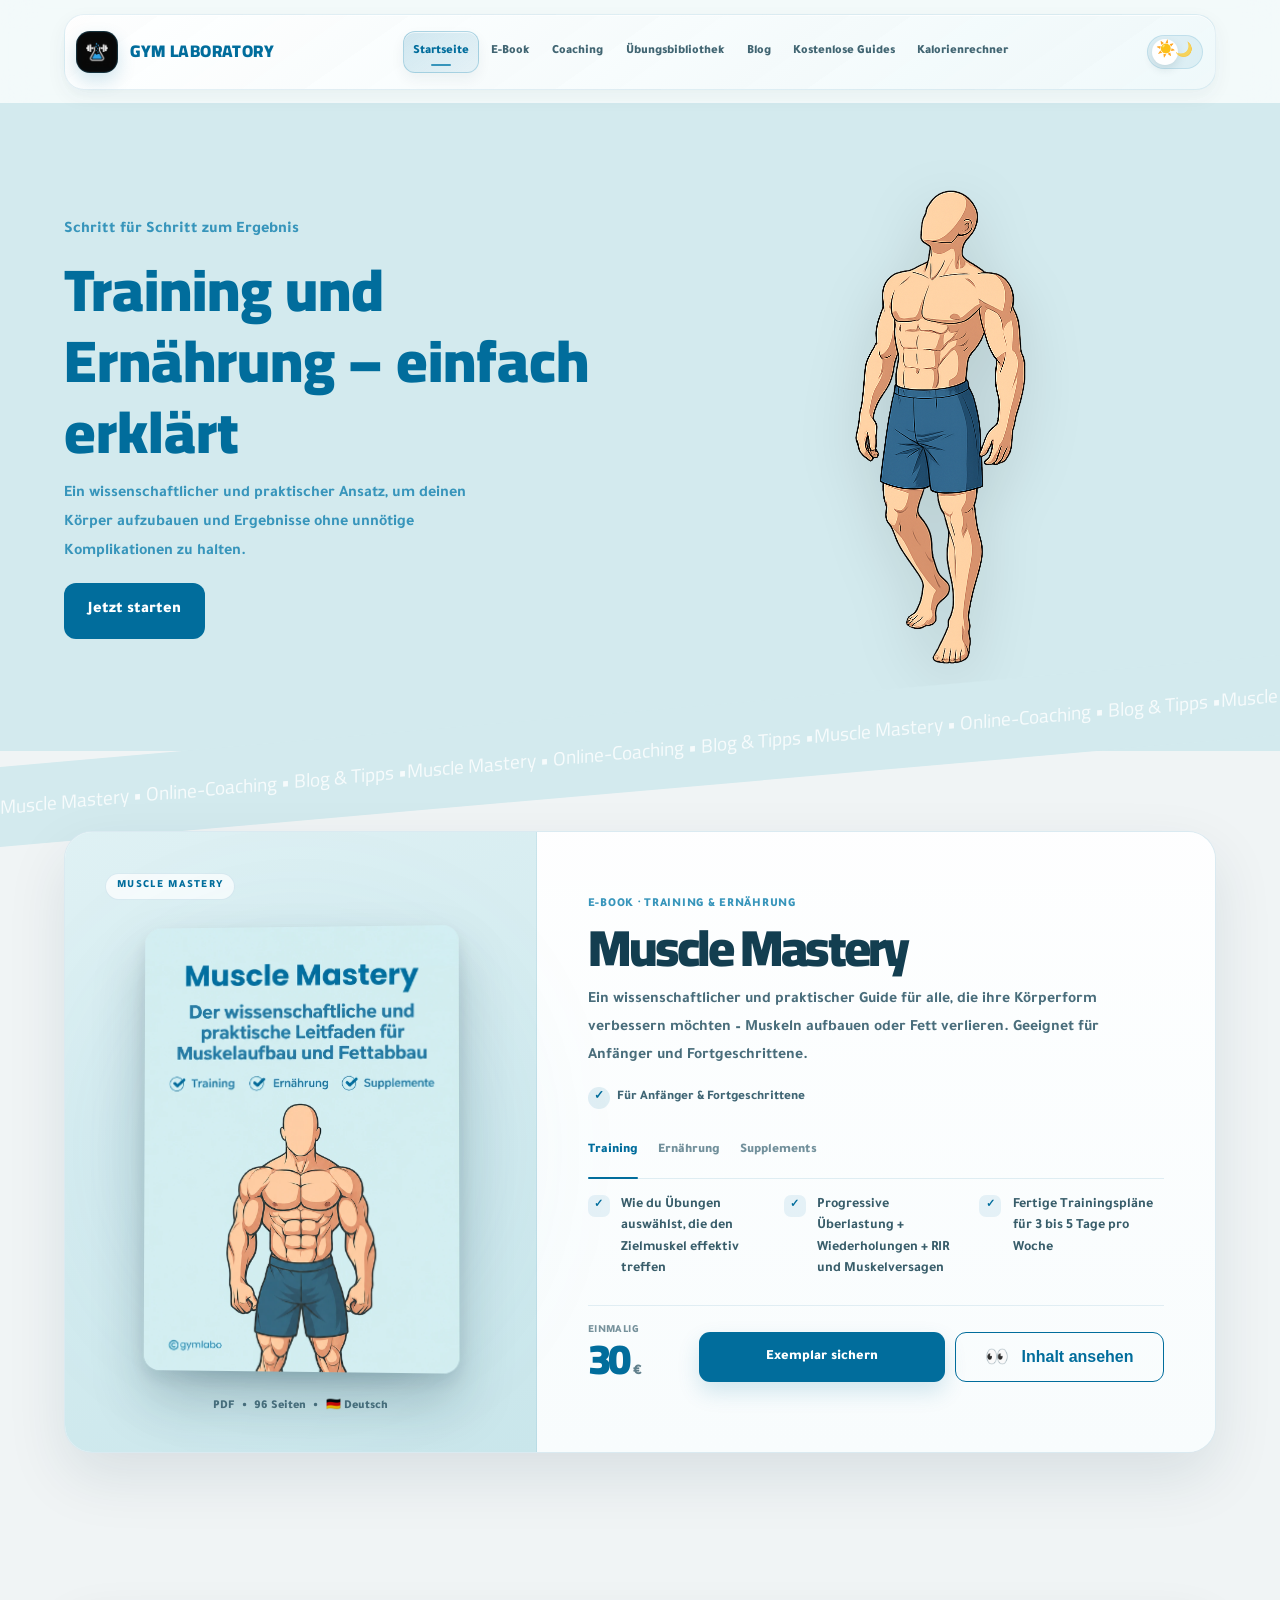
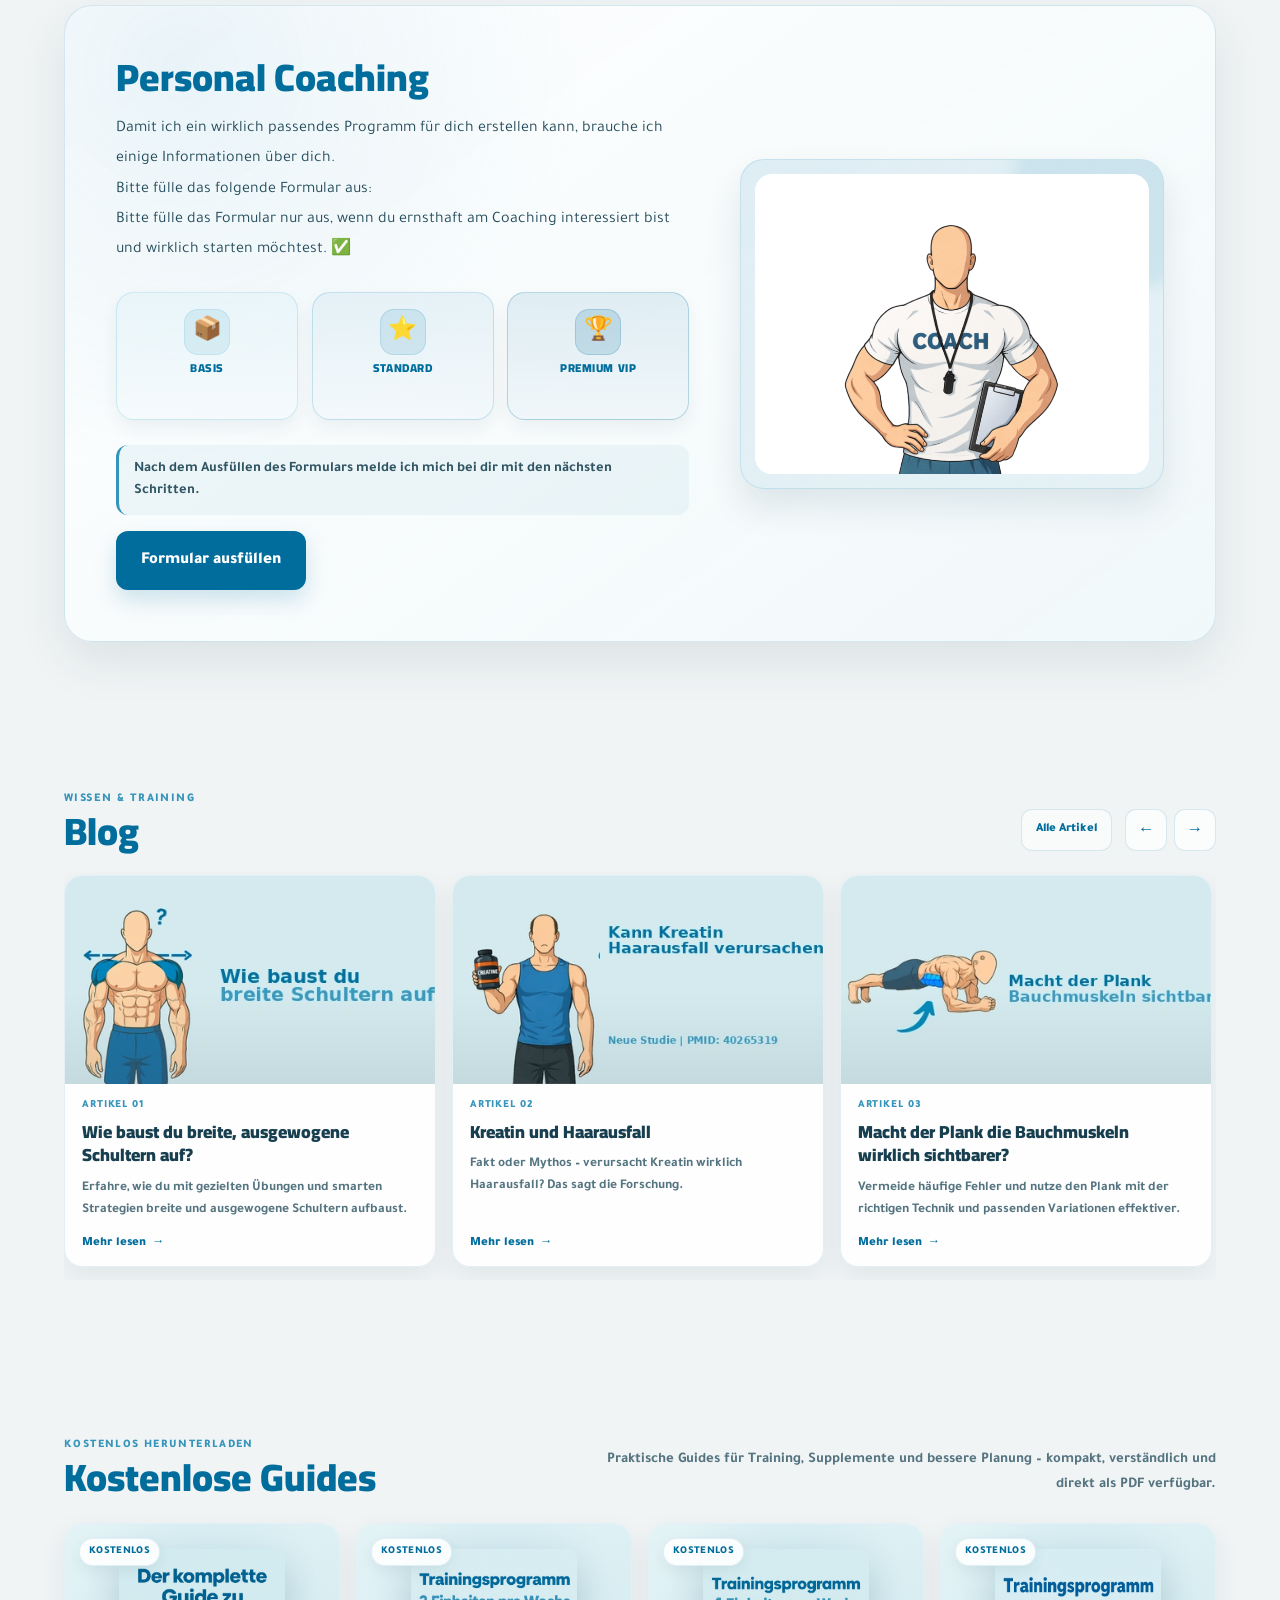
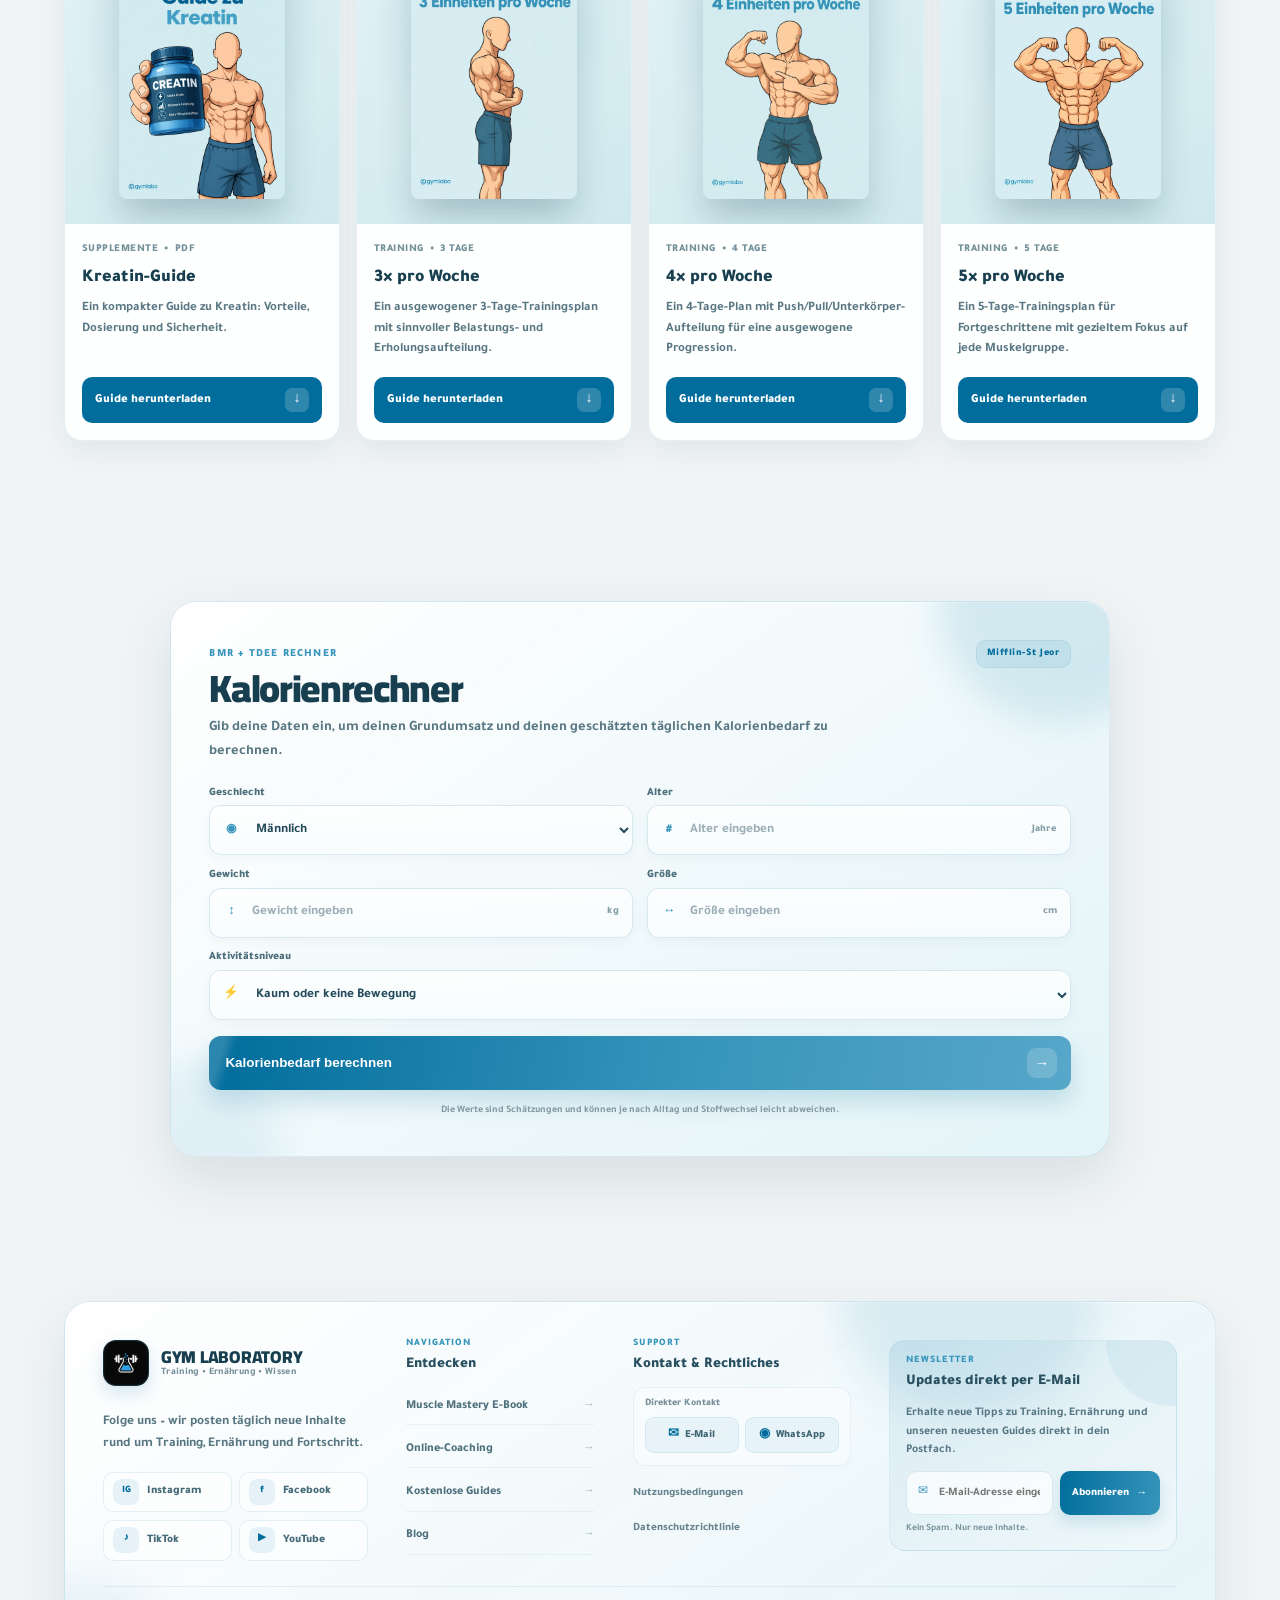
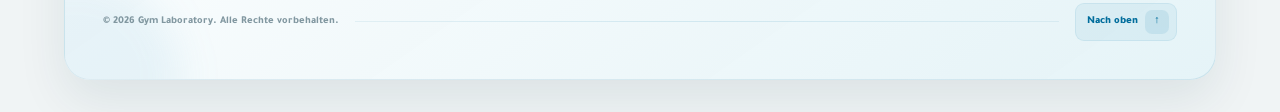
<file: index.html>
<!DOCTYPE html>

<html dir="ltr" lang="de">
<head>
<meta charset="utf-8"/>
<meta content="width=device-width, initial-scale=1.0" name="viewport"/>
<title>GYM LABORATORY – Training &amp; Ernährung</title>
<!-- Fonts -->
<link href="https://fonts.googleapis.com" rel="preconnect"/>
<link crossorigin="" href="https://fonts.gstatic.com" rel="preconnect"/>
<link href="https://fonts.googleapis.com/css2?family=Cairo:wght@400;600;700;800&amp;family=Tajawal:wght@400;500;700&amp;display=swap" rel="stylesheet"/>
<link href="style.css" rel="stylesheet"/>
</head>
<body data-page="home">
<!-- anchor for back to top -->
<div id="top"></div>
<!-- Header navigation -->
<header class="site-header" id="siteHeader">
<div class="container">
<div class="header-shell">
<a aria-label="GYM LABORATORY Startseite" class="logo header-brand" href="#home">
<span aria-hidden="true" class="header-brand-mark header-brand-mark--logo">
<img alt="" src="images/gym-laboratory-logo.webp"/>
</span>
<span class="header-brand-name">GYM LABORATORY</span>
</a>
<nav aria-label="Hauptnavigation" class="nav-menu" id="primaryNav">
<a aria-current="page" class="nav-link active" href="#home">Startseite</a><a class="nav-link" href="#ebook">E-Book</a><a class="nav-link" href="#online">Coaching</a><a class="nav-link" href="exercises.html">Übungsbibliothek</a><a class="nav-link" href="blog.html">Blog</a><a class="nav-link" href="#free-guides">Kostenlose Guides</a><a class="nav-link" href="#bmr">Kalorienrechner</a>
</nav>
<div class="header-actions">
<label class="theme-switch header-theme-switch" title="Darstellung ändern">
<input aria-label="Darstellung ändern" id="themeToggle" type="checkbox"/>
<span aria-hidden="true" class="theme-slider">
<span class="theme-icon theme-icon--sun">☀️</span>
<span class="theme-icon theme-icon--moon">🌙</span>
</span>
</label>
<button aria-controls="primaryNav" aria-expanded="false" aria-label="Menü öffnen" class="nav-toggle" id="navToggle" type="button">
<span></span><span></span><span></span>
</button>
</div>
</div>
</div>
</header>
<!-- Hero section -->
<section class="hero spy-section" id="home">
<div class="container hero-content">
<div class="hero-text" data-animate="fade-in">
<p class="hero-tagline" data-animate="fade-in" data-delay="0.1">Schritt für Schritt zum Ergebnis</p>
<h1 class="hero-title" data-animate="fade-in" data-delay="0.2">Training und Ernährung – einfach erklärt</h1>
<p class="hero-subtitle" data-animate="fade-in" data-delay="0.3">
            Ein wissenschaftlicher und praktischer Ansatz, um deinen Körper aufzubauen und Ergebnisse ohne unnötige Komplikationen zu halten.
          </p>
<!-- CTA goes to online section -->
<a class="cta-btn hero-btn" data-animate="fade-in" data-delay="0.4" href="#online">Jetzt starten</a>
</div>
<div class="hero-image" data-animate="slide-in-right">
<!-- Hero illustration (generated) -->
<img alt="Illustration einer Hantel in Blau- und Violetttönen" src="images/character.webp"/>
</div>
</div>
</section>
<!-- Diagonal divider with scrolling text -->
<section aria-hidden="true" class="divider">
<div class="scroll-text">
<span>Muscle Mastery • Online-Coaching • Blog &amp; Tipps • </span>
<span>Muscle Mastery • Online-Coaching • Blog &amp; Tipps • </span>
<span>Muscle Mastery • Online-Coaching • Blog &amp; Tipps • </span>
<span>Muscle Mastery • Online-Coaching • Blog &amp; Tipps • </span>
</div>
</section>
<!-- eBook section -->
<section class="ebook-section spy-section" id="ebook">
<div class="container">
<div class="ebook-card ebook-card--signature" data-animate="slide-up">
<!-- Product visual -->
<div class="ebook-signature-visual" data-animate="slide-in-left">
<div class="ebook-signature-stage">
<div class="ebook-signature-badge">MUSCLE MASTERY</div>
<div class="ebook-cover">
<img alt="Cover des Muscle Mastery E-Books" class="cover-front" loading="lazy" src="images/ebook.webp"/>
<img alt="Vorschau auf Seiten des E-Books" class="cover-hover" loading="lazy" src="images/bookhover.webp"/>
<div aria-hidden="true" class="cover-glow"></div>
</div>
<div aria-label="E-Book Details" class="ebook-signature-meta">
<span>PDF</span>
<span aria-hidden="true">•</span>
<span>96 Seiten</span>
<span aria-hidden="true">•</span>
<span>🇩🇪 Deutsch</span>
</div>
</div>
</div>
<!-- Product information -->
<div class="ebook-info ebook-signature-info">
<p class="ebook-kicker" id="ebookKicker">E-Book · Training &amp; Ernährung</p>
<h2 class="ebook-title">
<span>Muscle Mastery</span>
</h2>
<p class="ebook-lead" id="ebookLead">
          Ein wissenschaftlicher und praktischer Guide für alle, die ihre Körperform verbessern möchten – Muskeln aufbauen oder Fett verlieren. Geeignet für Anfänger und Fortgeschrittene.
        </p>
<div class="ebook-signature-audience">
<span class="ebook-signature-check">✓</span>
          Für Anfänger &amp; Fortgeschrittene
        </div>
<!-- Content tabs -->
<div aria-label="Inhalt des E-Books" class="ebook-tabs ebook-signature-tabs" role="tablist">
<button aria-selected="true" class="tab-btn active" data-tab="training" role="tab" type="button">
            Training
          </button>
<button aria-selected="false" class="tab-btn" data-tab="nutrition" role="tab" type="button">
            Ernährung
          </button>
<button aria-selected="false" class="tab-btn" data-tab="supps" role="tab" type="button">
            Supplements
          </button>
</div>
<div class="tab-panels ebook-signature-panels">
<div class="tab-panel active" data-panel="training" role="tabpanel">
<ul class="ebook-list">
<li>Wie du Übungen auswählst, die den Zielmuskel effektiv treffen</li>
<li>Progressive Überlastung + Wiederholungen + RIR und Muskelversagen</li>
<li>Fertige Trainingspläne für 3 bis 5 Tage pro Woche</li>
</ul>
</div>
<div class="tab-panel" data-panel="nutrition" role="tabpanel">
<ul class="ebook-list">
<li>Kalorien und Makros berechnen (Protein/Kohlenhydrate/Fett)</li>
<li>Was du vor und nach dem Training essen solltest, um Leistung und Regeneration zu verbessern</li>
<li>Fertige Ernährungspläne + wie du deinen eigenen Plan erstellst</li>
</ul>
</div>
<div class="tab-panel" data-panel="supps" role="tabpanel">
<ul class="ebook-list">
<li>Was wirklich wirkt und was nur Marketing ist</li>
<li>Wie du zuverlässige Produkte und die richtige Dosierung auswählst</li>
<li>Die wichtigsten wissenschaftlich unterstützten Supplements</li>
</ul>
</div>
</div>
<!-- Purchase area -->
<div class="ebook-signature-purchase">
<div class="ebook-price-block">
<span class="ebook-price-label">Einmalig</span>
<div class="ebook-price" data-animate="fade-in">
<span>30</span><small>€</small>
</div>
</div>
<div class="ebook-actions">
<a class="cta-btn ebook-buy-btn" href="https://wa.me/212657994110?text=Hallo%2C%20ich%20m%C3%B6chte%20die%20deutsche%20Ausgabe%20des%20Muscle%20Mastery%20E-Books%20f%C3%BCr%2030%20%E2%82%AC%20bestellen." rel="noopener" target="_blank">
              Exemplar sichern
            </a>
<button class="ghost-btn ebook-preview-btn" id="openEbookModal" type="button">
<span aria-hidden="true" class="btn-icon">👀</span>
<span class="btn-text">Inhalt ansehen</span>
</button>
</div>
</div>
</div>
</div>
<!-- Modal -->
<div aria-hidden="true" class="modal" id="ebookModal">
<div class="modal-backdrop" id="closeEbookModal"></div>
<div aria-label="Inhalt des Muscle Mastery E-Books" aria-modal="true" class="modal-box" role="dialog">
<button aria-label="Schließen" class="modal-x" id="closeEbookModalBtn" type="button">✕</button>
<!-- Updated modal content to display the full table of contents -->
<h3 class="modal-title" id="ebookModalTitle">Inhaltsverzeichnis</h3>
<p class="modal-text" id="ebookModalDesc">Entdecke das vollständige Inhaltsverzeichnis von Muscle Mastery.</p>
<div class="modal-grid">
<!-- Einführung -->
<div class="modal-item">
<div class="modal-icon">📖</div>
<div>
<b>Einführung</b>
<p>S. 01</p>
</div>
</div>
<!-- Kapitel 1: Training -->
<div class="modal-item">
<div class="modal-icon">💪</div>
<div>
<b>Kapitel 1: Training</b>
<ul class="toc-list">
<li>Mechanische Spannung (warum sie der entscheidende Reiz ist) – S. 02</li>
<li>Muskelversagen und RIR – S. 05</li>
<li>Progression (Progressive Overload) – S. 06</li>
<li>Übungsauswahl: einfach und effektiv – S. 09</li>
<li>Wiederholungszahlen: der sinnvolle Bereich – S. 12</li>
<li>Technik – S. 14</li>
<li>Pausen zwischen den Sätzen – S. 15</li>
<li>Trainingsvolumen – S. 16</li>
<li>Aufwärmen – S. 18</li>
<li>Die besten Übungen für jede Muskelgruppe – S. 21</li>
<li>Cardio: Umfang und Timing – S. 38</li>
<li>Schlaf und Regeneration (praktische Tipps) – S. 41</li>
<li>Trainingspläne – S. 43</li>
</ul>
</div>
</div>
<!-- Kapitel 2: Ernährung -->
<div class="modal-item">
<div class="modal-icon">🥗</div>
<div>
<b>Kapitel 2: Ernährung</b>
<ul class="toc-list">
<li>Grundlagen: Kalorien, TDEE und Makros – S. 59</li>
<li>Makronährstoffe (Macronutrients) – S. 66</li>
<li>Mikronährstoffe (Micronutrients) – S. 73</li>
<li>Mahlzeitenanzahl und Timing – S. 76</li>
<li>Vor/nach dem Training (Protein/Kohlenhydrate) – S. 79</li>
<li>Fertige Ernährungspläne – S. 82</li>
</ul>
</div>
</div>
<!-- Kapitel 3: Supplements -->
<div class="modal-item">
<div class="modal-icon">⚡</div>
<div>
<b>Kapitel 3: Supplements</b>
<ul class="toc-list">
<li>Proteinpulver – S. 86</li>
<li>Kreatin (Creatine) – S. 88</li>
<li>Multivitamin – S. 89</li>
<li>Pre-Workout – S. 91</li>
<li>Omega-3 (Fischöl) – S. 92</li>
</ul>
</div>
</div>
<!-- Abschluss -->
<div class="modal-item">
<div class="modal-icon">🔚</div>
<div>
<b>Abschluss</b>
<p>S. 93</p>
</div>
</div>
</div>
<a class="cta-btn modal-cta" href="https://wa.me/212657994110?text=Hallo%2C%20ich%20m%C3%B6chte%20die%20deutsche%20Ausgabe%20des%20Muscle%20Mastery%20E-Books%20f%C3%BCr%2030%20%E2%82%AC%20bestellen." rel="noopener" target="_blank">
        E-Book jetzt bestellen
      </a>
</div>
</div>
</div></section>
<!-- Online coaching section -->
<section class="online-section spy-section" id="online">
<div class="container online-wrapper">
<div class="online-content">
<h2 class="section-title">Personal Coaching</h2>
<p class="online-description">
          Damit ich ein wirklich passendes Programm für dich erstellen kann, brauche ich einige Informationen über dich.<br/>
          Bitte fülle das folgende Formular aus:<br/>
          Bitte fülle das Formular nur aus, wenn du ernsthaft am Coaching interessiert bist und wirklich starten möchtest. ✅
        </p>
<!-- Plans and CTA container -->
<div class="online-plans">
<!-- Interactive plan icons: reveal details on hover or tap -->
<div class="plan-icons-grid">
<!-- Basic plan icon -->
<div aria-label="Basis-Paket" class="plan-icon plan-basic" tabindex="0">
<div class="icon-circle"><span class="icon-emoji">📦</span></div>
<span class="plan-label">BASIS</span>
<span aria-hidden="true" class="plan-hover-price">50 €</span>
<div class="plan-popup" role="dialog">
<h3>Basis-Paket</h3>
<!-- Updated price for Basic plan (once) -->
<p class="plan-price"><span>50 €</span> <small>einmalig</small></p>
<ul class="plan-features">
<li>Individueller Trainingsplan</li>
<li>Individueller Ernährungsplan</li>
</ul>
</div>
</div>
<!-- Standard plan icon -->
<div aria-label="Standard-Paket" class="plan-icon plan-standard" tabindex="0">
<div class="icon-circle"><span class="icon-emoji">⭐</span></div>
<span class="plan-label">STANDARD</span>
<span aria-hidden="true" class="plan-hover-price">80 €</span>
<div class="plan-popup" role="dialog">
<h3>Standard-Paket</h3>
<!-- Updated price for Standard plan (monthly) -->
<p class="plan-price"><span>80 €</span> <small>pro Monat</small></p>
<ul class="plan-features">
<li>Individueller Trainingsplan</li>
<li>Individueller Ernährungsplan</li>
<li>Ausführlicher wöchentlicher Fortschrittscheck</li>
<li>Wöchentliche Anpassungen (Training + Ernährung)</li>
<li>WhatsApp-Support an 5 Tagen pro Woche (Antwort innerhalb von 12 Std.)</li>
</ul>
</div>
</div>
<!-- Premium VIP plan icon -->
<div aria-label="Premium-VIP-Paket" class="plan-icon plan-vip" tabindex="0">
<div class="icon-circle"><span class="icon-emoji">🏆</span></div>
<span class="plan-label">PREMIUM VIP</span>
<span aria-hidden="true" class="plan-hover-price">150 €</span>
<div class="plan-popup" role="dialog">
<h3>Premium-VIP-Paket</h3>
<!-- Updated price for Premium VIP plan (monthly) -->
<p class="plan-price"><span>150 €</span> <small>pro Monat</small></p>
<ul class="plan-features">
<li>Alles aus <span lang="en">Standard</span> +</li>
<li>Schnelle Antworten (6–12 Std.)</li>
<li>Technik-Feedback zu Übungen per Video</li>
<li>Anpassungen bei Reisen, Stress oder Ramadan</li>
<li>Priorisierte Betreuung + täglicher Support</li>
</ul>
</div>
</div>
</div>
<!-- Note about follow up after form submission -->
<p class="plan-note">Nach dem Ausfüllen des Formulars melde ich mich bei dir mit den nächsten Schritten.</p>
<!-- CTA button directly visible -->
<!-- Update: link now points to internal coaching form page instead of external Google Form -->
<a class="cta-btn online-cta" href="coachingform.html">
            Formular ausfüllen
          </a>
</div>
</div>
<div class="online-image">
<img alt="Online-Coaching" loading="lazy" src="images/online.webp"/>
</div>
</div>
</section>
<!-- Blog section with horizontal slider -->
<section class="blog-section spy-section" id="blog">
<div class="container blog-slider-wrapper blog-slider-wrapper--premium">
<div class="blog-section-head">
<div class="blog-heading">
<span class="blog-eyebrow">Wissen &amp; Training</span>
<h2 class="section-title">Blog</h2>
</div>
<div class="blog-head-actions">
<a class="blog-all-link" href="blog.html">Alle Artikel</a>
<div aria-label="Blog Navigation" class="blog-nav-group">
<button aria-label="Zurück" class="blog-nav blog-prev">←</button>
<button aria-label="Weiter" class="blog-nav blog-next">→</button>
</div>
</div>
</div>
<div class="blog-grid blog-slider">
<article class="blog-card">
<div class="blog-img-wrapper">
<img alt="Breite und starke Schultern" loading="lazy" src="images/blog/blog1.webp"/>
</div>
<div class="blog-card-body">
<span class="blog-card-meta">Artikel 01</span>
<h3 class="blog-title">Wie baust du breite, ausgewogene Schultern auf?</h3>
<p class="blog-description">
                Erfahre, wie du mit gezielten Übungen und smarten Strategien breite und ausgewogene Schultern aufbaust.
              </p>
<a class="read-more" href="blog1.html">Mehr lesen <span aria-hidden="true">→</span></a>
</div>
</article>
<article class="blog-card">
<div class="blog-img-wrapper">
<img alt="Kreatin und Haarausfall" loading="lazy" src="images/blog/blog2.webp"/>
</div>
<div class="blog-card-body">
<span class="blog-card-meta">Artikel 02</span>
<h3 class="blog-title">Kreatin und Haarausfall</h3>
<p class="blog-description">
                Fakt oder Mythos – verursacht Kreatin wirklich Haarausfall? Das sagt die Forschung.
              </p>
<a class="read-more" href="blog2.html">Mehr lesen <span aria-hidden="true">→</span></a>
</div>
</article>
<article class="blog-card">
<div class="blog-img-wrapper">
<img alt="Plank und Bauchmuskeln" loading="lazy" src="images/blog/blog3.webp"/>
</div>
<div class="blog-card-body">
<span class="blog-card-meta">Artikel 03</span>
<h3 class="blog-title">Macht der Plank die Bauchmuskeln wirklich sichtbarer?</h3>
<p class="blog-description">
                Vermeide häufige Fehler und nutze den Plank mit der richtigen Technik und passenden Variationen effektiver.
              </p>
<a class="read-more" href="blog3.html">Mehr lesen <span aria-hidden="true">→</span></a>
</div>
</article>
<article class="blog-card">
<div class="blog-img-wrapper">
<img alt="Schlaf und Muskelregeneration" loading="lazy" src="images/blog/blog4.webp"/>
</div>
<div class="blog-card-body">
<span class="blog-card-meta">Artikel 04</span>
<h3 class="blog-title">Schlaf und Muskelregeneration</h3>
<p class="blog-description">
                Erfahre, welche Rolle Schlaf bei Regeneration, Leistung und Muskelaufbau spielt.
              </p>
<a class="read-more" href="blog4.html">Mehr lesen <span aria-hidden="true">→</span></a>
</div>
</article>
<article class="blog-card">
<div class="blog-img-wrapper">
<img alt="Vorteile von HIIT-Training" loading="lazy" src="images/blog/blog5.webp"/>
</div>
<div class="blog-card-body">
<span class="blog-card-meta">Artikel 05</span>
<h3 class="blog-title">Vorteile von HIIT-Training</h3>
<p class="blog-description">
                Entdecke, warum kurze intensive Intervalle Fitness, Ausdauer und Zeiteffizienz verbessern können.
              </p>
<a class="read-more" href="blog5.html">Mehr lesen <span aria-hidden="true">→</span></a>
</div>
</article>
<article class="blog-card">
<div class="blog-img-wrapper">
<img alt="Trainingsintensität für Muskelaufbau" loading="lazy" src="images/blog/blog6.webp"/>
</div>
<div class="blog-card-body">
<span class="blog-card-meta">Artikel 06</span>
<h3 class="blog-title">Trainingsintensität für Muskelaufbau</h3>
<p class="blog-description">
                So nutzt du RIR, um deine Trainingsintensität sinnvoll zu steuern und effektiv Muskeln aufzubauen.
              </p>
<a class="read-more" href="blog6.html">Mehr lesen <span aria-hidden="true">→</span></a>
</div>
</article>
<article class="blog-card">
<div class="blog-img-wrapper">
<img alt="Was ist die beste Bauchübung? Richtige Crunch-Technik" loading="lazy" src="images/blog/blog7.webp"/>
</div>
<div class="blog-card-body">
<span class="blog-card-meta">Artikel 07</span>
<h3 class="blog-title">Was ist die beste Bauchübung?</h3>
<p class="blog-description">
                So nutzt du die Rumpfbeugung beim Crunch richtig und trainierst deine Bauchmuskeln effektiver.
              </p>
<a class="read-more" href="blog7.html">Mehr lesen <span aria-hidden="true">→</span></a>
</div>
</article>
</div>
</div>
</section>
<!-- Free Guides Section -->
<section class="guides-section spy-section" id="free-guides">
<div class="container">
<div class="guides-section-head">
<div class="guides-heading">
<span class="guides-eyebrow">Kostenlos herunterladen</span>
<h2 class="section-title">Kostenlose Guides</h2>
</div>
<p class="guides-intro">
            Praktische Guides für Training, Supplemente und bessere Planung – kompakt,
            verständlich und direkt als PDF verfügbar.
          </p>
</div>
<div class="guides-library">
<!-- Creatine Guide -->
<article class="guide-card guide-card--premium">
<div class="guide-cover-area">
<span class="guide-free-badge">Kostenlos</span>
<img alt="Kreatin-Guide" loading="lazy" src="images/creatine_guide.webp"/>
</div>
<div class="guide-card-content">
<div class="guide-meta">
<span>Supplemente</span>
<span aria-hidden="true">•</span>
<span>PDF</span>
</div>
<h3 class="guide-title">Kreatin-Guide</h3>
<p class="guide-description">
                Ein kompakter Guide zu Kreatin: Vorteile, Dosierung und Sicherheit.
              </p>
<a class="cta-btn guide-download" download="" href="images/creatine_guide.pdf" target="_blank">
<span>Guide herunterladen</span>
<span aria-hidden="true" class="guide-download-arrow">↓</span>
</a>
</div>
</article>
<!-- 3x/week Workout Guide -->
<article class="guide-card guide-card--premium">
<div class="guide-cover-area">
<span class="guide-free-badge">Kostenlos</span>
<img alt="3-Tage-Trainingsplan pro Woche" loading="lazy" src="images/workout_3x_week.webp"/>
</div>
<div class="guide-card-content">
<div class="guide-meta">
<span>Training</span>
<span aria-hidden="true">•</span>
<span>3 Tage</span>
</div>
<h3 class="guide-title">3× pro Woche</h3>
<p class="guide-description">
                Ein ausgewogener 3-Tage-Trainingsplan mit sinnvoller Belastungs- und Erholungsaufteilung.
              </p>
<a class="cta-btn guide-download" download="" href="images/workout_3x_week.pdf" target="_blank">
<span>Guide herunterladen</span>
<span aria-hidden="true" class="guide-download-arrow">↓</span>
</a>
</div>
</article>
<!-- 4x/week Workout Guide -->
<article class="guide-card guide-card--premium">
<div class="guide-cover-area">
<span class="guide-free-badge">Kostenlos</span>
<img alt="4-Tage-Trainingsplan pro Woche" loading="lazy" src="images/workout_4x_week.webp"/>
</div>
<div class="guide-card-content">
<div class="guide-meta">
<span>Training</span>
<span aria-hidden="true">•</span>
<span>4 Tage</span>
</div>
<h3 class="guide-title">4× pro Woche</h3>
<p class="guide-description">
                Ein 4-Tage-Plan mit Push/Pull/Unterkörper-Aufteilung für eine ausgewogene Progression.
              </p>
<a class="cta-btn guide-download" download="" href="images/workout_4x_week.pdf" target="_blank">
<span>Guide herunterladen</span>
<span aria-hidden="true" class="guide-download-arrow">↓</span>
</a>
</div>
</article>
<!-- 5x/week Workout Guide -->
<article class="guide-card guide-card--premium">
<div class="guide-cover-area">
<span class="guide-free-badge">Kostenlos</span>
<img alt="5-Tage-Trainingsplan pro Woche" loading="lazy" src="images/workout_5x_week.webp"/>
</div>
<div class="guide-card-content">
<div class="guide-meta">
<span>Training</span>
<span aria-hidden="true">•</span>
<span>5 Tage</span>
</div>
<h3 class="guide-title">5× pro Woche</h3>
<p class="guide-description">
                Ein 5-Tage-Trainingsplan für Fortgeschrittene mit gezieltem Fokus auf jede Muskelgruppe.
              </p>
<a class="cta-btn guide-download" download="" href="images/workout_5x_week.pdf" target="_blank">
<span>Guide herunterladen</span>
<span aria-hidden="true" class="guide-download-arrow">↓</span>
</a>
</div>
</article>
</div>
</div>
</section>
<!-- BMR Calculator Section -->
<section class="bmr-section spy-section" id="bmr">
<div class="container">
<div class="bmr-onepiece">
<div aria-hidden="true" class="bmr-glow bmr-glow--one"></div>
<div aria-hidden="true" class="bmr-glow bmr-glow--two"></div>
<div class="bmr-onepiece-head">
<div>
<span class="bmr-onepiece-kicker">BMR + TDEE Rechner</span>
<h2 class="section-title">Kalorienrechner</h2>
<p class="bmr-description">
                Gib deine Daten ein, um deinen Grundumsatz und deinen geschätzten täglichen Kalorienbedarf zu berechnen.
              </p>
</div>
<span class="bmr-formula-chip">Mifflin-St Jeor</span>
</div>
<form class="bmr-onepiece-form" id="bmr-form" onsubmit="return false;">
<div class="form-group">
<label for="gender">Geschlecht</label>
<div class="bmr-control">
<span aria-hidden="true" class="bmr-control-icon">◉</span>
<select id="gender" required="">
<option value="male">Männlich</option>
<option value="female">Weiblich</option>
</select>
</div>
</div>
<div class="form-group">
<label for="age-input">Alter</label>
<div class="bmr-control">
<span aria-hidden="true" class="bmr-control-icon">#</span>
<input id="age-input" max="100" min="10" placeholder="Alter eingeben" required="" type="number"/>
<span class="bmr-unit">Jahre</span>
</div>
</div>
<div class="form-group">
<label for="weight-input">Gewicht</label>
<div class="bmr-control">
<span aria-hidden="true" class="bmr-control-icon">↕</span>
<input id="weight-input" max="300" min="20" placeholder="Gewicht eingeben" required="" step="0.1" type="number"/>
<span class="bmr-unit">kg</span>
</div>
</div>
<div class="form-group">
<label for="height-input">Größe</label>
<div class="bmr-control">
<span aria-hidden="true" class="bmr-control-icon">↔</span>
<input id="height-input" max="250" min="100" placeholder="Größe eingeben" required="" type="number"/>
<span class="bmr-unit">cm</span>
</div>
</div>
<div class="form-group form-group--wide">
<label for="activity-level">Aktivitätsniveau</label>
<div class="bmr-control">
<span aria-hidden="true" class="bmr-control-icon">⚡</span>
<select id="activity-level" required="">
<option value="1.2">Kaum oder keine Bewegung</option>
<option value="1.375">Leichte Aktivität (1–3 Tage/Woche)</option>
<option value="1.55">Moderate Aktivität (3–5 Tage/Woche)</option>
<option value="1.725">Hohe Aktivität (6–7 Tage/Woche)</option>
<option value="1.9">Sehr hohe Aktivität oder körperliche Arbeit</option>
</select>
</div>
</div>
<button class="cta-btn calculate-btn" type="button">
<span>Kalorienbedarf berechnen</span>
<span aria-hidden="true" class="bmr-btn-circle">→</span>
</button>
</form>
<div aria-live="polite" class="bmr-onepiece-result" id="bmr-result" style="display: none;">
<div class="bmr-result-item">
<span class="bmr-result-label">Grundumsatz</span>
<div class="bmr-result-value">
<span id="bmr-value">0</span>
<small>kcal/Tag</small>
</div>
<div class="result-bar"><div class="result-bar-fill" id="bmr-bar"></div></div>
</div>
<div aria-hidden="true" class="bmr-result-separator"></div>
<div class="bmr-result-item bmr-result-item--accent">
<span class="bmr-result-label">Täglicher Bedarf</span>
<div class="bmr-result-value">
<span id="calories-value">0</span>
<small>kcal/Tag</small>
</div>
<div class="result-bar"><div class="result-bar-fill" id="calories-bar"></div></div>
</div>
</div>
<p class="bmr-onepiece-note">
            Die Werte sind Schätzungen und können je nach Alltag und Stoffwechsel leicht abweichen.
          </p>
</div>
</div>
</section>
<!-- Footer -->
<footer class="site-footer">
<div class="container">
<div class="footer-card footer-card--premium">
<div aria-hidden="true" class="footer-glow footer-glow--one"></div>
<div aria-hidden="true" class="footer-glow footer-glow--two"></div>
<div class="footer-grid footer-grid--premium">
<!-- Brand -->
<div class="footer-col footer-brand">
<a aria-label="Zur Startseite" class="footer-brand-lockup" href="index.html#home">
<span aria-hidden="true" class="footer-brand-mark footer-brand-mark--logo">
<img alt="" loading="lazy" src="images/gym-laboratory-logo.webp"/>
</span>
<span class="footer-brand-copy">
<strong class="footer-brand-title">GYM LABORATORY</strong>
<small>Training • Ernährung • Wissen</small>
</span>
</a>
<p class="footer-brand-text">
                Folge uns – wir posten täglich neue Inhalte rund um Training, Ernährung und Fortschritt.
              </p>
<div class="footer-social">
<a class="footer-pill" href="https://www.instagram.com/gymlaboo/" rel="noopener" target="_blank">
<span class="footer-social-dot">IG</span>
                  Instagram
                </a>
<a class="footer-pill" href="https://www.facebook.com/profile.php?id=61576849801264" rel="noopener" target="_blank">
<span class="footer-social-dot">f</span>
                  Facebook
                </a>
<a class="footer-pill" href="https://www.tiktok.com/@gymlaboo" rel="noopener" target="_blank">
<span class="footer-social-dot">♪</span>
                  TikTok
                </a>
<a class="footer-pill" href="https://www.youtube.com/@gymlabo" rel="noopener" target="_blank">
<span class="footer-social-dot">▶</span>
                  YouTube
                </a>
</div>
</div>
<!-- Explore -->
<div class="footer-col">
<span class="footer-col-eyebrow">Navigation</span>
<h4 class="footer-title">Entdecken</h4>
<ul class="footer-links footer-links--premium">
<li><a href="index.html#ebook"><span>Muscle Mastery E-Book</span><span>→</span></a></li>
<li><a href="index.html#online"><span>Online-Coaching</span><span>→</span></a></li>
<li><a href="index.html#free-guides"><span>Kostenlose Guides</span><span>→</span></a></li>
<li><a href="blog.html"><span>Blog</span><span>→</span></a></li>
</ul>
</div>
<!-- Contact + legal -->
<div class="footer-col">
<span class="footer-col-eyebrow">Support</span>
<h4 class="footer-title">Kontakt &amp; Rechtliches</h4>
<div class="footer-contact-box">
<span class="footer-contact-label">Direkter Kontakt</span>
<div class="footer-contact-actions">
<a aria-label="E-Mail-Adresse kopieren" class="footer-icon footer-icon--wide" data-copy-email="contact.labooo@gmail.com" href="#">
<span class="footer-contact-symbol">✉</span>
<span>E-Mail</span>
</a>
<a aria-label="WhatsApp" class="footer-icon footer-icon--wide" href="https://wa.me/212657994110" rel="noopener" target="_blank">
<span class="footer-contact-symbol">◉</span>
<span>WhatsApp</span>
</a>
</div>
</div>
<ul class="footer-links footer-legal-links">
<li><a href="#" id="terms-link">Nutzungsbedingungen</a></li>
<li><a href="#" id="privacy-link">Datenschutzrichtlinie</a></li>
</ul>
</div>
<!-- Newsletter -->
<div class="footer-col footer-newsletter-card">
<span class="footer-col-eyebrow">Newsletter</span>
<h4 class="footer-title">Updates direkt per E-Mail</h4>
<p class="footer-muted">
                Erhalte neue Tipps zu Training, Ernährung und unseren neuesten Guides direkt in dein Postfach.
              </p>
<form action="https://docs.google.com/forms/d/e/1FAIpQLSf1J3YBh-Xstf0M2CuExO_WGVY75-u4iBIj2NMQHoWoRmXLrg/formResponse" class="newsletter" method="POST" onsubmit="newsletterSuccess()" target="hidden_iframe">
<div class="newsletter-field">
<span aria-hidden="true" class="newsletter-mail-icon">✉</span>
<input name="entry.364924139" placeholder="E-Mail-Adresse eingeben" required="" type="email"/>
</div>
<button type="submit">
<span>Abonnieren</span>
<span aria-hidden="true">→</span>
</button>
</form>
<iframe name="hidden_iframe" style="display:none;"></iframe>
<p class="newsletter-success" id="newsletter-success" style="display:none;"></p>
<span class="footer-newsletter-note">Kein Spam. Nur neue Inhalte.</span>
</div>
</div>
<div class="footer-bottom footer-bottom--premium">
<span class="footer-copyright">
              © 2026 Gym Laboratory. Alle Rechte vorbehalten.
            </span>
<span aria-hidden="true" class="footer-bottom-line"></span>
<a class="footer-backtop" href="#top">
<span>Nach oben</span>
<span aria-hidden="true" class="footer-backtop-arrow">↑</span>
</a>
</div>
</div>
</div>
</footer>
<!-- Legal modals to display Terms of Service and Privacy Policy on click. Hidden by default -->
<div class="legal-modal-overlay" id="legalOverlay" style="display: none;"></div>
<div class="legal-modal" id="legalModal" style="display: none;">
<div class="legal-modal-content">
<span class="legal-close" id="legalCloseBtn">×</span>
<h3 id="legalModalTitle"></h3>
<div class="legal-modal-body" id="legalModalBody"></div>
</div>
</div>
<!-- Hidden detailed legal content for Terms of Service and Privacy Policy -->
<div id="terms-content" style="display:none;">
<p><strong>Letzte Aktualisierung:</strong> 07. Januar 2026</p>
<p>Willkommen auf der Website von GYM LABORATORY. Durch die Nutzung dieser Website oder eines unserer Angebote bestätigst du, dass du diese Bedingungen gelesen und verstanden hast und ihnen zustimmst.</p>
<p><strong>1) Definitionen</strong></p>
<p><strong>Website:</strong> Die Plattform GYM LABORATORY und die damit verbundenen Inhalte.</p>
<p><strong>Angebote:</strong> Dazu gehören Lerninhalte, die Übungsbibliothek, der Blog, der Kalorienrechner, Online-Coaching und digitale Bücher (E-Books).</p>
<p><strong>Nutzer:</strong> Jede Person, die die Website besucht oder eines der Angebote nutzt.</p>
<p><strong>Inhalte:</strong> Alle Texte, Bilder, Trainingsprogramme, Artikel, Videos, Übungen und Lernmaterialien, die auf der Website verfügbar sind.</p>
<p><strong>2) Annahme der Bedingungen</strong><br/>Durch die Nutzung der Website erklärst du dich mit diesen Bedingungen einverstanden. Wenn du ihnen nicht zustimmst, musst du die Nutzung der Website und ihrer Angebote sofort einstellen.</p>
<p><strong>3) Art der Angebote und keine Ergebnisgarantie</strong><br/>GYM LABORATORY bietet Bildungs- und Informationsinhalte zu Fitness und Ernährung. Dabei gilt:<br/>Ergebnisse unterscheiden sich von Person zu Person und hängen unter anderem von Konsequenz, Alter, Genetik, Gesundheitszustand und Lebensstil ab.<br/>Empfehlungen oder Programme dienen als allgemeine Orientierung oder basieren beim persönlichen Coaching auf den von dir bereitgestellten Angaben.</p>
<p><strong>4) Gesundheitshinweis und medizinische Verantwortung (sehr wichtig)</strong><br/>Die Website ersetzt keinen Arzt oder medizinisches Fachpersonal. Wenn du an einer Krankheit oder gesundheitlichen Beeinträchtigung leidest (z. B. Herz-Kreislauf-Erkrankungen, Bluthochdruck, Diabetes, Verletzungen oder andere medizinische Beschwerden), solltest du vor Beginn eines Programms, Trainings oder einer Ernährungsumstellung ärztlichen Rat einholen.<br/>Du nutzt die Inhalte und Angebote der Website auf eigene Verantwortung.<br/>Wir übernehmen keine Haftung für Verletzungen oder Schäden, die durch falsche Anwendung, fehlende fachliche Beratung oder unsachgemäße Nutzung der Informationen entstehen.</p>
<p><strong>5) Digitale Bücher und Online-Coaching</strong><br/>Wir können digitale Produkte und Dienstleistungen anbieten, zum Beispiel:<br/>E-Books<br/>Persönliches Coaching / Online-Trainingsprogramme<br/>Diese Angebote sind digital und nicht materiell.<br/>Nach der Bereitstellung bzw. Zusendung eines Produkts oder Programms kann eine Rückgabe aufgrund der digitalen Natur des Inhalts nicht garantiert werden.</p>
<p><strong>6) Zahlung und Zahlungsmethoden</strong><br/>Zahlungen können unter anderem über PayPal, Banküberweisung oder Western Union akzeptiert werden. Weitere Zahlungsmethoden können künftig hinzukommen.<br/>Der Nutzer ist dafür verantwortlich, bei der Zahlung korrekte Angaben zu machen und gegebenenfalls anfallende Überweisungsgebühren zu tragen.</p>
<p><strong>7) Rückerstattungsrichtlinie (Refund Policy)</strong><br/>Derzeit bieten wir aufgrund der Art digitaler Inhalte und Online-Dienstleistungen keine allgemeine Rückerstattungsregelung an. In Ausnahmefällen können Anfragen nach unserem Ermessen geprüft werden.</p>
<p><strong>8) Geistiges Eigentum</strong><br/>Alle Inhalte auf der Website von GYM LABORATORY (Artikel, Programme, Design, Texte, Bilder usw.) gehören zur Website. Inhalte dürfen ohne Genehmigung weder kopiert noch erneut veröffentlicht oder verkauft werden. Tipps und Informationen dürfen für persönliche oder Bildungszwecke genutzt werden, sofern die Inhalte nicht als eigene ausgegeben oder kommerziell genutzt werden.</p>
<p><strong>9) Unzulässige Nutzung</strong><br/>Es ist untersagt, die Inhalte ohne Genehmigung kommerziell zu verwenden oder störende bzw. schädliche Daten oder Nachrichten zu versenden.</p>
<p><strong>10) Externe Links</strong><br/>Die Website kann Links zu anderen Plattformen wie Instagram, TikTok oder YouTube enthalten. Für die Inhalte oder Richtlinien dieser Websites sind wir nicht verantwortlich.</p>
<p><strong>11) Änderungen der Bedingungen</strong><br/>Wir behalten uns das Recht vor, diese Nutzungsbedingungen jederzeit zu ändern. Die weitere Nutzung der Website nach einer Aktualisierung gilt als Zustimmung zu den neuen Bedingungen.</p>
<p><strong>12) Kontakt und Support</strong><br/>Bei Fragen oder Anliegen zu unseren Angeboten kannst du uns per E-Mail kontaktieren:<br/>📩 contact.labooo@gmail.com<br/>Voraussichtliche Antwortzeit: 24 bis 72 Stunden.</p>
</div>
<div id="privacy-content" style="display:none;">
<p><strong>Letzte Aktualisierung:</strong> 07. Januar 2026</p>
<p>Bei GYM LABORATORY respektieren wir deine Privatsphäre und verpflichten uns zum Schutz deiner Daten. Diese Richtlinie erklärt, welche Informationen wir erfassen und wie wir sie verwenden.</p>
<p><strong>1) Welche Informationen wir erfassen</strong></p>
<p>Wir erfassen nur die minimal erforderlichen Daten, zum Beispiel:</p>
<p><strong>a) E-Mail-Adresse (Newsletter)</strong><br/>Wenn du unseren Newsletter abonnierst, erfassen wir gegebenenfalls nur deine E-Mail-Adresse. Sie wird verwendet, um Tipps zu Ernährung und Training sowie Updates zu Artikeln und neuen Inhalten zu senden.</p>
<p><strong>b) Daten für das Online-Coaching</strong><br/>Beim Ausfüllen des Coaching-Formulars kannst du Angaben wie Ziel, Größe und Gewicht, Alter, Aktivitätsniveau sowie Informationen zu Ernährung und Training und gegebenenfalls Gesundheitsinformationen angeben. ⚠️ Diese Informationen werden ausschließlich verwendet, um ein passendes Programm für dich zu erstellen.</p>
<p><strong>2) Wie wir deine Daten verwenden</strong><br/>Wir verwenden deine Daten ausschließlich, um Coaching- und Ernährungsprogramme bereitzustellen, den Newsletter an Personen zu senden, die dem zugestimmt haben, und dich bezüglich unserer Angebote zu kontaktieren.</p>
<p><strong>3) Keine Weitergabe von Daten</strong><br/>Wir verkaufen oder teilen deine personenbezogenen Daten nicht mit Dritten; deine Daten bleiben privat und vertraulich. Eine technische Weitergabe kann lediglich im Zusammenhang mit Zahlungen erfolgen (z. B. PayPal oder Banküberweisung), da diese Dienste Zahlungsdaten zur Abwicklung der Transaktion benötigen.</p>
<p><strong>4) Datenschutz</strong><br/>Wir verpflichten uns, angemessene Sicherheitsmaßnahmen zu ergreifen, um deine Daten vor unbefugtem Zugriff, Offenlegung oder Veränderung zu schützen.</p>
<p><strong>5) Cookies</strong><br/>Die Website kann Cookies verwenden, um die Nutzererfahrung zu verbessern, zum Beispiel um den Dunkelmodus zu speichern und die Leistung der Website zu optimieren.</p>
<p><strong>6) Rechte der Nutzer</strong><br/>Du kannst jederzeit verlangen, dass deine E-Mail-Adresse aus dem Newsletter-Verteiler entfernt wird, und uns kontaktieren, um die Löschung deiner Coaching-Daten zu beantragen.</p>
<p><strong>7) Änderungen dieser Richtlinie</strong><br/>Wir können diese Datenschutzrichtlinie aktualisieren, wenn neue Angebote oder Funktionen hinzukommen. Aktualisierungen werden auf dieser Seite veröffentlicht.</p>
<p><strong>8) Kontakt</strong><br/>Bei Anliegen zu Datenschutz oder Daten: 📩 contact.labooo@gmail.com<br/>Wir antworten innerhalb von 24 bis 72 Stunden.</p>
</div>
<!-- ScrollSpy Script -->
<script>
      // Newsletter success handler
      function newsletterSuccess() {
        const msgEl = document.getElementById('newsletter-success');
        if (msgEl) {
          msgEl.textContent = 'Vielen Dank für deine Anmeldung!';
          msgEl.style.display = 'block';
          setTimeout(() => {
            msgEl.style.display = 'none';
          }, 4000);
        }
      }
      document.addEventListener("DOMContentLoaded", () => {
        const header = document.querySelector(".site-header");
        const headerH = header ? header.offsetHeight : 0;

        const navLinks = [...document.querySelectorAll(".nav-link")].filter(
          (a) => a.getAttribute("href") && a.getAttribute("href").startsWith("#")
        );

        const sections = navLinks
          .map((a) => document.querySelector(a.getAttribute("href")))
          .filter(Boolean);

        function setActive(id) {
          navLinks.forEach((a) => {
            const active = a.getAttribute("href") === "#" + id;
            a.classList.toggle("active", active);
            if (active) a.setAttribute("aria-current", "page");
            else a.removeAttribute("aria-current");
          });
        }

        // ✅ Helper: choose section nearest to top (fallback)
        function setActiveByScroll() {
          const y = window.scrollY + headerH + 20;
          let current = sections[0]?.id || "home";

          for (const sec of sections) {
            if (sec.offsetTop <= y) current = sec.id;
          }
          setActive(current);
        }

        // ✅ Observer (smooth & accurate)
        const observer = new IntersectionObserver(
          (entries) => {
            const visible = entries
              .filter((e) => e.isIntersecting)
              .sort((a, b) => b.intersectionRatio - a.intersectionRatio)[0];

            if (visible) setActive(visible.target.id);
          },
          {
            root: null,
            rootMargin: `-${headerH + 10}px 0px -55% 0px`,
            threshold: [0.15, 0.3, 0.45, 0.6],
          }
        );

        sections.forEach((sec) => observer.observe(sec));

        // ✅ On click: set active instantly
        navLinks.forEach((a) => {
          a.addEventListener("click", () => {
            const id = a.getAttribute("href").slice(1);
            if (id) setActive(id);
          });
        });

        // ✅ initial state + on scroll fallback
        setActiveByScroll();
        window.addEventListener("scroll", () => {
          window.requestAnimationFrame(setActiveByScroll);
        });

        // ✅ if user opens with hash
        window.addEventListener("hashchange", setActiveByScroll);
      });
    </script>
<!-- Script for copying email to clipboard -->
<script>
      document.addEventListener('DOMContentLoaded', function () {
        const emailIcons = document.querySelectorAll('a[data-copy-email]');
        emailIcons.forEach(function (icon) {
          icon.addEventListener('click', function (ev) {
            ev.preventDefault();
            const mail = icon.getAttribute('data-copy-email');
            if (!mail) return;
            navigator.clipboard.writeText(mail).then(function () {
              const existing = document.querySelector('.email-copy-toast');
              if (existing) existing.remove();
              const toast = document.createElement('div');
              toast.className = 'email-copy-toast';
              toast.textContent = 'E-Mail-Adresse kopiert!';
              document.body.appendChild(toast);
              setTimeout(function () {
                toast.remove();
              }, 3000);
            });
          });
        });
      });
    </script>
<!-- Additional script for legal modals and newsletter -->
<script>
      document.addEventListener('DOMContentLoaded', function() {
        const legalOverlay = document.getElementById('legalOverlay');
        const legalModal = document.getElementById('legalModal');
        const legalModalTitle = document.getElementById('legalModalTitle');
        const legalModalBody = document.getElementById('legalModalBody');
        const legalCloseBtn = document.getElementById('legalCloseBtn');
        const termsEl = document.getElementById('terms-content');
        const privacyEl = document.getElementById('privacy-content');

        /**
         * Show the legal modal with a given title and HTML body. The body
         * argument should contain sanitized HTML (from hidden content). Using
         * innerHTML here allows us to include lists, paragraphs and other
         * formatting without encoding issues. The overlay uses flex so that
         * the modal is centered both horizontally and vertically.
         */
        function showLegal(title, html) {
          if (legalModalTitle) legalModalTitle.textContent = title;
          if (legalModalBody) legalModalBody.innerHTML = html;
          if (legalOverlay) legalOverlay.style.display = 'flex';
          if (legalModal) legalModal.style.display = 'block';
        }

        const termsLink = document.getElementById('terms-link');
        const privacyLink = document.getElementById('privacy-link');
        if (termsLink && termsEl) {
          termsLink.addEventListener('click', function(e) {
            e.preventDefault();
            showLegal('Nutzungsbedingungen', termsEl.innerHTML);
          });
        }
        if (privacyLink && privacyEl) {
          privacyLink.addEventListener('click', function(e) {
            e.preventDefault();
            showLegal('Datenschutzrichtlinie', privacyEl.innerHTML);
          });
        }
        // Close modal when clicking on the close button
        if (legalCloseBtn) {
          legalCloseBtn.addEventListener('click', () => {
            if (legalOverlay) legalOverlay.style.display = 'none';
            if (legalModal) legalModal.style.display = 'none';
          });
        }
        // Close modal when clicking outside of it on the overlay
        if (legalOverlay) {
          legalOverlay.addEventListener('click', (evt) => {
            // Only close when clicking directly on the overlay (not on the modal itself)
            if (evt.target === legalOverlay) {
              legalOverlay.style.display = 'none';
              if (legalModal) legalModal.style.display = 'none';
            }
          });
        }
      });
    </script>
<!-- Custom interactions script -->
<script>
      document.addEventListener("DOMContentLoaded", () => {
        // Theme toggle
        const toggle = document.getElementById("themeToggle");

// initial state (optional but recommended)
const saved = localStorage.getItem("theme");
const startDark =
  saved === "dark" ||
  (!saved && window.matchMedia("(prefers-color-scheme: dark)").matches);

document.body.classList.toggle("dark", startDark);
toggle.checked = startDark;

// when user toggles
toggle.addEventListener("change", () => {
  const isDark = toggle.checked;
  document.body.classList.toggle("dark", isDark);
  localStorage.setItem("theme", isDark ? "dark" : "light");
});


        // Tab functionality in ebook section
        const tabButtons = document.querySelectorAll('.tab-btn');
        const tabPanels = document.querySelectorAll('.tab-panel');
        tabButtons.forEach(btn => {
          btn.addEventListener('click', () => {
            const target = btn.getAttribute('data-tab');
            tabButtons.forEach(b => b.classList.remove('active'));
            tabPanels.forEach(panel => {
              panel.classList.remove('active');
              if (panel.getAttribute('data-panel') === target) {
                panel.classList.add('active');
              }
            });
            btn.classList.add('active');
          });
        });
        // E-Book language is fixed to German on this version.



        // Modal functionality
        const openModalBtn = document.getElementById('openEbookModal');
        const modal = document.getElementById('ebookModal');
        const backdrop = document.getElementById('closeEbookModal');
        const closeBtn = document.getElementById('closeEbookModalBtn');
        /*
         * Helper function to open the ebook modal. On some mobile devices a "click"
         * event is not triggered for non-form buttons, so we also listen for
         * touchstart. We call preventDefault to prevent any unintended focus
         * behaviour.
         */
        const openModal = (ev) => {
          if (ev) ev.preventDefault();
          if (modal) {
            modal.classList.add('show');
            modal.setAttribute('aria-hidden', 'false');
          }
        };
        const closeModal = (ev) => {
          if (ev) ev.preventDefault();
          if (modal) {
            modal.classList.remove('show');
            modal.setAttribute('aria-hidden', 'true');
          }
        };
        if (openModalBtn) {
          openModalBtn.addEventListener('click', openModal);
          openModalBtn.addEventListener('touchstart', openModal, { passive: true });
        }
        if (backdrop) {
          backdrop.addEventListener('click', closeModal);
          backdrop.addEventListener('touchstart', closeModal, { passive: true });
        }
        if (closeBtn) {
          closeBtn.addEventListener('click', closeModal);
          closeBtn.addEventListener('touchstart', closeModal, { passive: true });
        }

        // The online coaching section displays plan icons. Each icon reveals more
        // details on hover (handled by CSS) and toggles on click for mobile/tap.
        const planIcons = document.querySelectorAll('.plan-icon');
        planIcons.forEach((icon) => {
          icon.addEventListener('click', (e) => {
            // prevent the click from bubbling up and immediately closing
            e.stopPropagation();
            // close other expanded icons
            planIcons.forEach((other) => {
              if (other !== icon) other.classList.remove('expanded');
            });
            icon.classList.toggle('expanded');
          });
        });
        // Clicking outside of any plan icon closes all popups
        document.addEventListener('click', (e) => {
          planIcons.forEach((icon) => {
            if (!icon.contains(e.target)) {
              icon.classList.remove('expanded');
            }
          });
        });

        // Newsletter submission handled via Google Form. Success message appears via newsletterSuccess().

        // Back to top button
        const backBtn = document.createElement('button');
        backBtn.className = 'back-to-top';
        backBtn.setAttribute('aria-label', 'Nach oben');
        backBtn.innerHTML = '↑';
        document.body.appendChild(backBtn);
        backBtn.addEventListener('click', () => {
          window.scrollTo({ top: 0, behavior: 'smooth' });
        });
        window.addEventListener('scroll', () => {
          if (window.scrollY > 400) backBtn.classList.add('show');
          else backBtn.classList.remove('show');
        });

        // Scroll reveal animations
        const animatedElems = document.querySelectorAll('[data-animate]');
        const revealObserver = new IntersectionObserver((entries) => {
          entries.forEach(entry => {
            if (entry.isIntersecting) {
              const el = entry.target;
              const delay = el.getAttribute('data-delay');
              if (delay) {
                setTimeout(() => el.classList.add('revealed'), parseFloat(delay) * 1000);
              } else {
                el.classList.add('revealed');
              }
              revealObserver.unobserve(el);
            }
          });
        }, { threshold: 0.15 });
        animatedElems.forEach(el => revealObserver.observe(el));

    // Blog slider navigation
    // The blog section on the home page is turned into a horizontal carousel. These
    // handlers allow users to move between cards by clicking the previous/next
    // arrow buttons. The scroll amount matches the width of a single blog card
    // (including its margin) so that exactly one new card enters the viewport
    // with each click. This script runs after the DOM is ready to ensure
    // elements are available.
    const blogSlider = document.querySelector('.blog-slider');
    const blogPrev = document.querySelector('.blog-prev');
    const blogNext = document.querySelector('.blog-next');
    if (blogSlider && blogPrev && blogNext) {
      function getScrollAmount() {
        const card = blogSlider.querySelector('.blog-card');
        if (!card) return blogSlider.clientWidth * 0.8;
        const styles = getComputedStyle(card);
        const sliderStyles = getComputedStyle(blogSlider);
        const marginRight = parseFloat(styles.marginRight) || 0;
        const gap = parseFloat(sliderStyles.columnGap || sliderStyles.gap) || 0;
        return card.offsetWidth + marginRight + gap;
      }
      blogNext.addEventListener('click', () => {
        blogSlider.scrollBy({ left: getScrollAmount(), behavior: 'smooth' });
      });
      blogPrev.addEventListener('click', () => {
        blogSlider.scrollBy({ left: -getScrollAmount(), behavior: 'smooth' });
      });
    }

    // Guides slider navigation
    // Configure the free guides section as a horizontal slider similar to the blog.
    const guidesSlider = document.querySelector('.guides-slider');
    const guidesPrev = document.querySelector('.guides-prev');
    const guidesNext = document.querySelector('.guides-next');
    if (guidesSlider && guidesPrev && guidesNext) {
      function getGuidesScrollAmount() {
        const card = guidesSlider.querySelector('.guide-card');
        if (!card) return guidesSlider.clientWidth * 0.8;
        const styles = getComputedStyle(card);
        const marginRight = parseFloat(styles.marginRight) || 0;
        return card.offsetWidth + marginRight;
      }
      guidesNext.addEventListener('click', () => {
        guidesSlider.scrollBy({ left: getGuidesScrollAmount(), behavior: 'smooth' });
      });
      guidesPrev.addEventListener('click', () => {
        guidesSlider.scrollBy({ left: -getGuidesScrollAmount(), behavior: 'smooth' });
      });
    }

    // Helper to animate numbers smoothly
    function animateValue(el, start, end, duration) {
      const range = end - start;
      let startTimestamp = null;
      const step = (timestamp) => {
        if (!startTimestamp) startTimestamp = timestamp;
        const progress = Math.min((timestamp - startTimestamp) / duration, 1);
        el.textContent = Math.floor(progress * range + start);
        if (progress < 1) {
          window.requestAnimationFrame(step);
        }
      };
      window.requestAnimationFrame(step);
    }

    // BMR calculator functionality
    const calcBtn = document.querySelector('.calculate-btn');
    if (calcBtn) {
      calcBtn.addEventListener('click', () => {
        const age = parseFloat(document.getElementById('age-input').value);
        const weight = parseFloat(document.getElementById('weight-input').value);
        const height = parseFloat(document.getElementById('height-input').value);
        const genderSelect = document.getElementById('gender');
        const gender = genderSelect ? genderSelect.value : 'male';
        const activitySelect = document.getElementById('activity-level');
        const activity = parseFloat(activitySelect ? activitySelect.value : '1.2');
        // Validate inputs
        if (!age || !weight || !height || !activity) return;
        let bmr = 0;
        if (gender === 'male') {
          bmr = 10 * weight + 6.25 * height - 5 * age + 5;
        } else {
          bmr = 10 * weight + 6.25 * height - 5 * age - 161;
        }
        const calories = Math.round(bmr * activity);
        const resultEl = document.getElementById('bmr-result');
        const bmrValEl = document.getElementById('bmr-value');
        const calValEl = document.getElementById('calories-value');
        const bmrBar = document.getElementById('bmr-bar');
        const calBar = document.getElementById('calories-bar');
        // Reveal results and animate numbers
        if (resultEl) resultEl.style.display = 'grid';
        // Animate numeric values
        if (bmrValEl) {
          bmrValEl.textContent = '0';
          animateValue(bmrValEl, 0, Math.round(bmr), 1200);
        }
        if (calValEl) {
          calValEl.textContent = '0';
          animateValue(calValEl, 0, calories, 1200);
        }
        // Calculate bar widths relative to the larger value
        const maxVal = Math.max(Math.round(bmr), calories);
        const bmrRatio = Math.round(bmr) / maxVal * 100;
        const calRatio = calories / maxVal * 100;
        // Reset bar widths for fresh animation
        if (bmrBar) bmrBar.style.width = '0%';
        if (calBar) calBar.style.width = '0%';
        // Apply widths with slight delay to trigger transition
        setTimeout(() => {
          if (bmrBar) bmrBar.style.width = bmrRatio + '%';
          if (calBar) calBar.style.width = calRatio + '%';
        }, 50);
      });
    }
      });
    </script>

<script defer="" src="mobile-enhancements.js"></script></body>
</html>
</file>
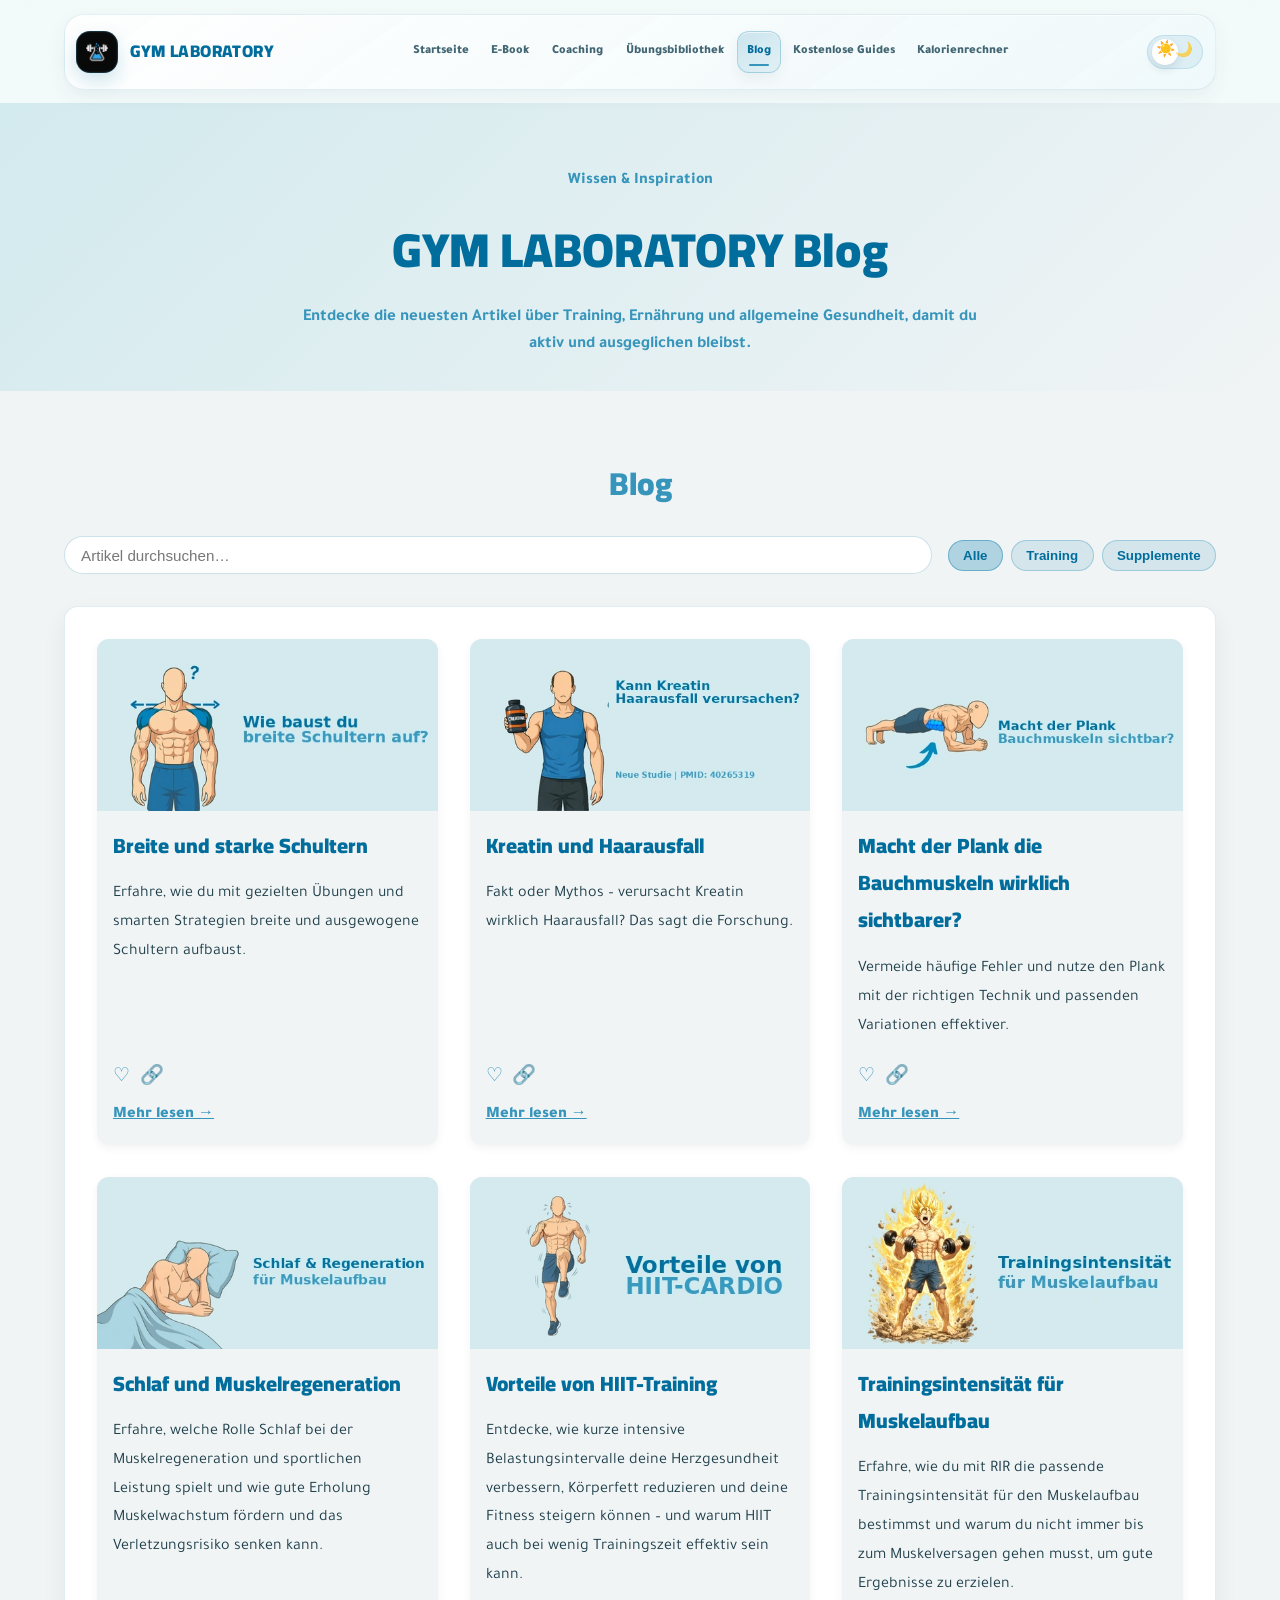
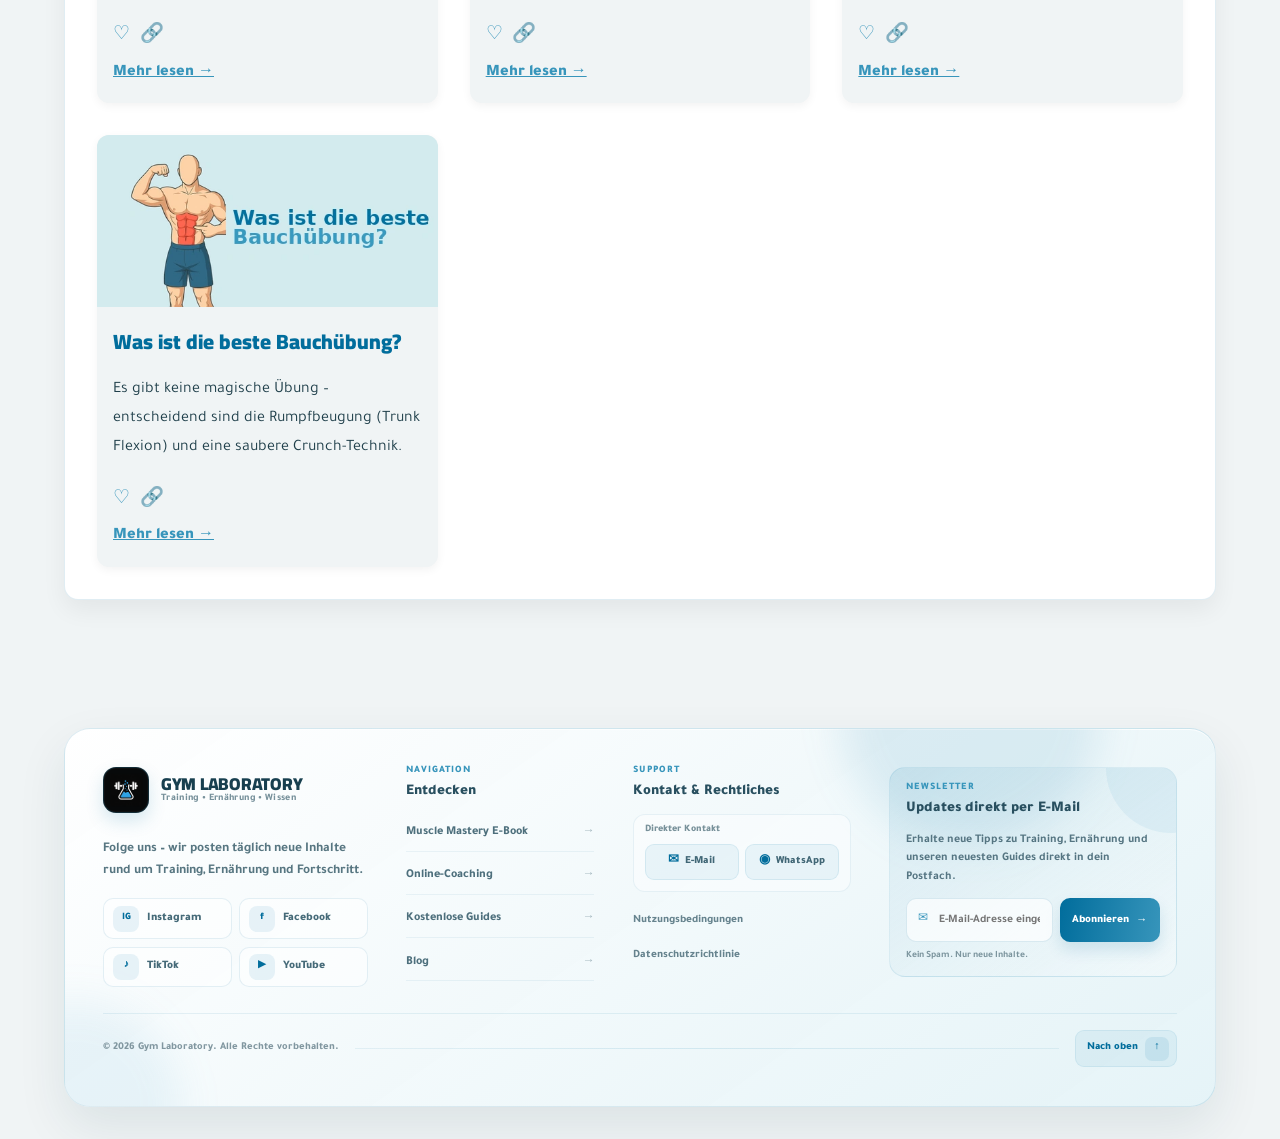
<file: blog.html>
<!DOCTYPE html>

<html dir="ltr" lang="de">
<head>
<meta charset="utf-8"/>
<meta content="width=device-width, initial-scale=1.0" name="viewport"/>
<title>GYM LABORATORY – Blog</title>
<!-- Fonts -->
<link href="https://fonts.googleapis.com" rel="preconnect"/>
<link crossorigin="" href="https://fonts.gstatic.com" rel="preconnect"/>
<link href="https://fonts.googleapis.com/css2?family=Cairo:wght@400;600;700;800&amp;family=Tajawal:wght@400;500;700&amp;display=swap" rel="stylesheet"/>
<link href="style.css" rel="stylesheet"/>
</head>
<body data-page="blog">
<!-- anchor for back to top -->
<div id="top"></div>
<!-- Header navigation -->
<header class="site-header" id="siteHeader">
<div class="container">
<div class="header-shell">
<a aria-label="GYM LABORATORY Startseite" class="logo header-brand" href="index.html#home">
<span aria-hidden="true" class="header-brand-mark header-brand-mark--logo">
<img alt="" src="images/gym-laboratory-logo.webp"/>
</span>
<span class="header-brand-name">GYM LABORATORY</span>
</a>
<nav aria-label="Hauptnavigation" class="nav-menu" id="primaryNav">
<a class="nav-link" href="index.html#home">Startseite</a><a class="nav-link" href="index.html#ebook">E-Book</a><a class="nav-link" href="index.html#online">Coaching</a><a class="nav-link" href="exercises.html">Übungsbibliothek</a><a aria-current="page" class="nav-link active" href="blog.html">Blog</a><a class="nav-link" href="index.html#free-guides">Kostenlose Guides</a><a class="nav-link" href="index.html#bmr">Kalorienrechner</a>
</nav>
<div class="header-actions">
<label class="theme-switch header-theme-switch" title="Darstellung ändern">
<input aria-label="Darstellung ändern" id="themeToggle" type="checkbox"/>
<span aria-hidden="true" class="theme-slider">
<span class="theme-icon theme-icon--sun">☀️</span>
<span class="theme-icon theme-icon--moon">🌙</span>
</span>
</label>
<button aria-controls="primaryNav" aria-expanded="false" aria-label="Menü öffnen" class="nav-toggle" id="navToggle" type="button">
<span></span><span></span><span></span>
</button>
</div>
</div>
</div>
</header>
<!-- Hero section for blog page -->
<section class="blog-hero">
<div class="container">
<div class="hero-text">
<p class="hero-tagline">Wissen &amp; Inspiration</p>
<h1 class="blog-hero-title">GYM LABORATORY Blog</h1>
<p class="hero-subtitle">
            Entdecke die neuesten Artikel über Training, Ernährung und allgemeine Gesundheit,
            damit du aktiv und ausgeglichen bleibst.
          </p>
</div>
</div>
</section>
<!-- Blog listing section -->
<section class="blog-section">
<div class="container">
<h2 class="section-title">Blog</h2>
<!-- Search and category controls -->
<div class="blog-controls">
<input aria-label="Blog durchsuchen" id="blogSearch" placeholder="Artikel durchsuchen…" type="text"/>
<div class="category-filters">
<button class="category-btn active" data-category="all" type="button">Alle</button>
<button class="category-btn" data-category="Training" type="button">Training</button>
<button class="category-btn" data-category="Supplemente" type="button">Supplemente</button>
</div>
</div>
<div class="blog-grid">
<!-- Blog card 1 -->
<article class="blog-card" data-category="Training" data-id="blog1">
<div class="blog-img-wrapper">
<!-- Placeholder illustration generated to represent shoulder workouts -->
<img alt="Breite und starke Schultern" loading="lazy" src="images/blog/blog1.webp"/>
</div>
<h3 class="blog-title">Breite und starke Schultern</h3>
<p class="blog-description">
              Erfahre, wie du mit gezielten Übungen und smarten Strategien breite und ausgewogene Schultern aufbaust.
            </p>
<div class="blog-card-actions">
<button aria-label="Gefällt mir" class="like-btn">
<span class="like-icon">♡</span>
<!-- Removed like-count; only keeping like icon for heart button -->
</button>
<button aria-label="Link kopieren" class="share-btn">
<span class="share-icon">🔗</span>
</button>
</div>
<a class="read-more" href="blog1.html">Mehr lesen →</a>
</article>
<!-- Blog card 2 -->
<article class="blog-card" data-category="Supplemente" data-id="blog2">
<div class="blog-img-wrapper">
<!-- Placeholder illustration generated to represent creatine and hair topics -->
<img alt="Kreatin und Haarausfall" loading="lazy" src="images/blog/blog2.webp"/>
</div>
<h3 class="blog-title">Kreatin und Haarausfall</h3>
<p class="blog-description">
              Fakt oder Mythos – verursacht Kreatin wirklich Haarausfall? Das sagt die Forschung.
            </p>
<div class="blog-card-actions">
<button aria-label="Gefällt mir" class="like-btn">
<span class="like-icon">♡</span>
<!-- Removed like-count; only keeping like icon for heart button -->
</button>
<button aria-label="Link kopieren" class="share-btn">
<span class="share-icon">🔗</span>
</button>
</div>
<a class="read-more" href="blog2.html">Mehr lesen →</a>
</article>
<!-- Blog card 3 -->
<article class="blog-card" data-category="Training" data-id="blog3">
<div class="blog-img-wrapper">
<!-- Placeholder illustration generated to represent plank mistakes and form corrections -->
<img alt="Plank und Bauchmuskeln" loading="lazy" src="images/blog/blog3.webp"/>
</div>
<h3 class="blog-title">Macht der Plank die Bauchmuskeln wirklich sichtbarer?</h3>
<p class="blog-description">
              Vermeide häufige Fehler und nutze den Plank mit der richtigen Technik und passenden Variationen effektiver.
            </p>
<div class="blog-card-actions">
<button aria-label="Gefällt mir" class="like-btn">
<span class="like-icon">♡</span>
<!-- Removed like-count; only keeping like icon for heart button -->
</button>
<button aria-label="Link kopieren" class="share-btn">
<span class="share-icon">🔗</span>
</button>
</div>
<a class="read-more" href="blog3.html">Mehr lesen →</a>
</article>
<!-- Blog card 4 -->
<article class="blog-card" data-category="Training" data-id="blog4">
<div class="blog-img-wrapper">
<!-- Illustration representing sleep and muscle recovery -->
<img alt="Schlaf und Muskelregeneration" loading="lazy" src="images/blog/blog4.webp"/>
</div>
<h3 class="blog-title">Schlaf und Muskelregeneration</h3>
<p class="blog-description">
              Erfahre, welche Rolle Schlaf bei der Muskelregeneration und sportlichen Leistung spielt und wie
              gute Erholung Muskelwachstum fördern und das Verletzungsrisiko senken kann.
            </p>
<div class="blog-card-actions">
<button aria-label="Gefällt mir" class="like-btn">
<span class="like-icon">♡</span>
<!-- Removed like-count; only keeping like icon for heart button -->
</button>
<button aria-label="Link kopieren" class="share-btn">
<span class="share-icon">🔗</span>
</button>
</div>
<a class="read-more" href="blog4.html">Mehr lesen →</a>
</article>
<!-- Blog card 5 -->
<article class="blog-card" data-category="Training" data-id="blog5">
<div class="blog-img-wrapper">
<!-- Illustration representing the benefits of HIIT training -->
<img alt="Vorteile von HIIT-Training" loading="lazy" src="images/blog/blog5.webp"/>
</div>
<h3 class="blog-title">Vorteile von HIIT-Training</h3>
<p class="blog-description">
              Entdecke, wie kurze intensive Belastungsintervalle deine Herzgesundheit verbessern,
              Körperfett reduzieren und deine Fitness steigern können – und warum HIIT auch bei
              wenig Trainingszeit effektiv sein kann.
            </p>
<div class="blog-card-actions">
<button aria-label="Gefällt mir" class="like-btn">
<span class="like-icon">♡</span>
<!-- Removed like-count; only keeping like icon for heart button -->
</button>
<button aria-label="Link kopieren" class="share-btn">
<span class="share-icon">🔗</span>
</button>
</div>
<a class="read-more" href="blog5.html">Mehr lesen →</a>
</article>
<!-- Blog card 6 -->
<article class="blog-card" data-category="Training" data-id="blog6">
<div class="blog-img-wrapper">
<!-- Illustration representing training intensity / effort -->
<img alt="Trainingsintensität für Muskelaufbau" loading="lazy" src="images/blog/blog6.webp"/>
</div>
<h3 class="blog-title">Trainingsintensität für Muskelaufbau</h3>
<p class="blog-description">
              Erfahre, wie du mit RIR die passende Trainingsintensität für den Muskelaufbau bestimmst und warum du nicht immer bis zum Muskelversagen gehen musst, um gute Ergebnisse zu erzielen.
            </p>
<div class="blog-card-actions">
<button aria-label="Gefällt mir" class="like-btn">
<span class="like-icon">♡</span>
</button>
<button aria-label="Link kopieren" class="share-btn">
<span class="share-icon">🔗</span>
</button>
</div>
<a class="read-more" href="blog6.html">Mehr lesen →</a>
</article>
<article class="blog-card" data-category="Training" data-id="blog7">
<div class="blog-img-wrapper">
<img alt="Was ist die beste Bauchübung? Richtige Crunch-Technik" loading="lazy" src="images/blog/blog7.webp"/>
</div>
<h3 class="blog-title">Was ist die beste Bauchübung?</h3>
<p class="blog-description">
              Es gibt keine magische Übung – entscheidend sind die Rumpfbeugung (Trunk Flexion) und eine saubere Crunch-Technik.
            </p>
<div class="blog-card-actions">
<button aria-label="Gefällt mir" class="like-btn">
<span class="like-icon">♡</span>
</button>
<button aria-label="Link kopieren" class="share-btn">
<span class="share-icon">🔗</span>
</button>
</div>
<a class="read-more" href="blog7.html">Mehr lesen →</a>
</article>
</div>
</div>
</section>
<!-- Footer -->
<footer class="site-footer">
<div class="container">
<div class="footer-card footer-card--premium">
<div aria-hidden="true" class="footer-glow footer-glow--one"></div>
<div aria-hidden="true" class="footer-glow footer-glow--two"></div>
<div class="footer-grid footer-grid--premium">
<!-- Brand -->
<div class="footer-col footer-brand">
<a aria-label="Zur Startseite" class="footer-brand-lockup" href="index.html#home">
<span aria-hidden="true" class="footer-brand-mark footer-brand-mark--logo">
<img alt="" loading="lazy" src="images/gym-laboratory-logo.webp"/>
</span>
<span class="footer-brand-copy">
<strong class="footer-brand-title">GYM LABORATORY</strong>
<small>Training • Ernährung • Wissen</small>
</span>
</a>
<p class="footer-brand-text">
                Folge uns – wir posten täglich neue Inhalte rund um Training, Ernährung und Fortschritt.
              </p>
<div class="footer-social">
<a class="footer-pill" href="https://www.instagram.com/gymlaboo/" rel="noopener" target="_blank">
<span class="footer-social-dot">IG</span>
                  Instagram
                </a>
<a class="footer-pill" href="https://www.facebook.com/profile.php?id=61576849801264" rel="noopener" target="_blank">
<span class="footer-social-dot">f</span>
                  Facebook
                </a>
<a class="footer-pill" href="https://www.tiktok.com/@gymlaboo" rel="noopener" target="_blank">
<span class="footer-social-dot">♪</span>
                  TikTok
                </a>
<a class="footer-pill" href="https://www.youtube.com/@gymlabo" rel="noopener" target="_blank">
<span class="footer-social-dot">▶</span>
                  YouTube
                </a>
</div>
</div>
<!-- Explore -->
<div class="footer-col">
<span class="footer-col-eyebrow">Navigation</span>
<h4 class="footer-title">Entdecken</h4>
<ul class="footer-links footer-links--premium">
<li><a href="index.html#ebook"><span>Muscle Mastery E-Book</span><span>→</span></a></li>
<li><a href="index.html#online"><span>Online-Coaching</span><span>→</span></a></li>
<li><a href="index.html#free-guides"><span>Kostenlose Guides</span><span>→</span></a></li>
<li><a href="blog.html"><span>Blog</span><span>→</span></a></li>
</ul>
</div>
<!-- Contact + legal -->
<div class="footer-col">
<span class="footer-col-eyebrow">Support</span>
<h4 class="footer-title">Kontakt &amp; Rechtliches</h4>
<div class="footer-contact-box">
<span class="footer-contact-label">Direkter Kontakt</span>
<div class="footer-contact-actions">
<a aria-label="E-Mail-Adresse kopieren" class="footer-icon footer-icon--wide" data-copy-email="contact.labooo@gmail.com" href="#">
<span class="footer-contact-symbol">✉</span>
<span>E-Mail</span>
</a>
<a aria-label="WhatsApp" class="footer-icon footer-icon--wide" href="https://wa.me/212657994110" rel="noopener" target="_blank">
<span class="footer-contact-symbol">◉</span>
<span>WhatsApp</span>
</a>
</div>
</div>
<ul class="footer-links footer-legal-links">
<li><a href="#" id="terms-link">Nutzungsbedingungen</a></li>
<li><a href="#" id="privacy-link">Datenschutzrichtlinie</a></li>
</ul>
</div>
<!-- Newsletter -->
<div class="footer-col footer-newsletter-card">
<span class="footer-col-eyebrow">Newsletter</span>
<h4 class="footer-title">Updates direkt per E-Mail</h4>
<p class="footer-muted">
                Erhalte neue Tipps zu Training, Ernährung und unseren neuesten Guides direkt in dein Postfach.
              </p>
<form action="https://docs.google.com/forms/d/e/1FAIpQLSf1J3YBh-Xstf0M2CuExO_WGVY75-u4iBIj2NMQHoWoRmXLrg/formResponse" class="newsletter" method="POST" onsubmit="newsletterSuccess()" target="hidden_iframe">
<div class="newsletter-field">
<span aria-hidden="true" class="newsletter-mail-icon">✉</span>
<input name="entry.364924139" placeholder="E-Mail-Adresse eingeben" required="" type="email"/>
</div>
<button type="submit">
<span>Abonnieren</span>
<span aria-hidden="true">→</span>
</button>
</form>
<iframe name="hidden_iframe" style="display:none;"></iframe>
<p class="newsletter-success" id="newsletter-success" style="display:none;"></p>
<span class="footer-newsletter-note">Kein Spam. Nur neue Inhalte.</span>
</div>
</div>
<div class="footer-bottom footer-bottom--premium">
<span class="footer-copyright">
              © 2026 Gym Laboratory. Alle Rechte vorbehalten.
            </span>
<span aria-hidden="true" class="footer-bottom-line"></span>
<a class="footer-backtop" href="#top">
<span>Nach oben</span>
<span aria-hidden="true" class="footer-backtop-arrow">↑</span>
</a>
</div>
</div>
</div>
</footer>
<!-- Legal modal overlay and container (updated to match exercises.html) -->
<div class="legal-modal-overlay" id="legalOverlay" style="display: none;"></div>
<div class="legal-modal" id="legalModal" style="display: none;">
<div class="legal-modal-content">
<span class="legal-close" id="legalCloseBtn">×</span>
<h3 id="legalModalTitle"></h3>
<div class="legal-modal-body" id="legalModalBody"></div>
</div>
</div>
<!-- Hidden detailed legal content for Terms of Service and Privacy Policy -->
<div id="terms-content" style="display:none;">
<p><strong>Letzte Aktualisierung:</strong> 07. Januar 2026</p>
<p>Willkommen auf der Website von GYM LABORATORY. Durch die Nutzung dieser Website oder eines unserer Angebote bestätigst du, dass du diese Bedingungen gelesen und verstanden hast und ihnen zustimmst.</p>
<p><strong>1) Definitionen</strong></p>
<p><strong>Website:</strong> Die Plattform GYM LABORATORY und die damit verbundenen Inhalte.</p>
<p><strong>Angebote:</strong> Dazu gehören Lerninhalte, die Übungsbibliothek, der Blog, der Kalorienrechner, Online-Coaching und digitale Bücher (E-Books).</p>
<p><strong>Nutzer:</strong> Jede Person, die die Website besucht oder eines der Angebote nutzt.</p>
<p><strong>Inhalte:</strong> Alle Texte, Bilder, Trainingsprogramme, Artikel, Videos, Übungen und Lernmaterialien, die auf der Website verfügbar sind.</p>
<p><strong>2) Annahme der Bedingungen</strong><br/>Durch die Nutzung der Website erklärst du dich mit diesen Bedingungen einverstanden. Wenn du ihnen nicht zustimmst, musst du die Nutzung der Website und ihrer Angebote sofort einstellen.</p>
<p><strong>3) Art der Angebote und keine Ergebnisgarantie</strong><br/>GYM LABORATORY bietet Bildungs- und Informationsinhalte zu Fitness und Ernährung. Dabei gilt:<br/>Ergebnisse unterscheiden sich von Person zu Person und hängen unter anderem von Konsequenz, Alter, Genetik, Gesundheitszustand und Lebensstil ab.<br/>Empfehlungen oder Programme dienen als allgemeine Orientierung oder basieren beim persönlichen Coaching auf den von dir bereitgestellten Angaben.</p>
<p><strong>4) Gesundheitshinweis und medizinische Verantwortung (sehr wichtig)</strong><br/>Die Website ersetzt keinen Arzt oder medizinisches Fachpersonal. Durch die Nutzung unserer Angebote bestätigst du Folgendes:<br/>Wenn du an einer Krankheit oder gesundheitlichen Beeinträchtigung leidest (z. B. Herz-Kreislauf-Erkrankungen, Bluthochdruck, Diabetes, Verletzungen oder andere medizinische Beschwerden), solltest du vor Beginn eines Programms, Trainings oder einer Ernährungsumstellung ärztlichen Rat einholen.<br/>Du nutzt die Inhalte und Angebote der Website auf eigene Verantwortung.<br/>Wir übernehmen keine Haftung für Verletzungen oder Schäden, die durch falsche Anwendung, fehlende fachliche Beratung oder unsachgemäße Nutzung der Informationen entstehen.</p>
<p><strong>5) Digitale Bücher und Online-Coaching</strong><br/>Wir können digitale Produkte und Dienstleistungen anbieten, zum Beispiel:<br/>E-Books<br/>Persönliches Coaching / Online-Trainingsprogramme<br/>Dabei gilt:<br/>Diese Angebote sind digital und nicht materiell.<br/>Nach der Bereitstellung bzw. Zusendung eines Produkts oder Programms an den Nutzer kann eine Rückgabe aufgrund der digitalen Natur des Inhalts nicht garantiert werden.</p>
<p><strong>6) Zahlung und Zahlungsmethoden</strong><br/>Zahlungen können unter anderem über PayPal, Banküberweisung oder Western Union akzeptiert werden. Weitere Zahlungsmethoden können künftig hinzukommen.<br/>Der Nutzer ist dafür verantwortlich, bei der Zahlung korrekte Angaben zu machen und gegebenenfalls anfallende Überweisungsgebühren zu tragen.</p>
<p><strong>7) Rückerstattungsrichtlinie (Refund Policy)</strong><br/>Derzeit bieten wir aufgrund der Art digitaler Inhalte und Online-Dienstleistungen keine allgemeine Rückerstattungsregelung an. In Ausnahmefällen können Anfragen nach unserem Ermessen geprüft werden.</p>
<p><strong>8) Geistiges Eigentum</strong><br/>Alle Inhalte auf der Website von GYM LABORATORY (Artikel, Programme, Design, Texte, Bilder usw.) gehören zur Website. Inhalte dürfen ohne Genehmigung weder kopiert noch erneut veröffentlicht oder verkauft werden. Tipps und Informationen dürfen für persönliche oder Bildungszwecke genutzt werden, um Wissen zu verbreiten und das Fitnessniveau in Marokko und der arabischen Welt zu verbessern, sofern die Inhalte nicht als eigene ausgegeben oder kommerziell genutzt werden.</p>
<p><strong>9) Unzulässige Nutzung</strong><br/>Es ist untersagt, die Inhalte ohne Genehmigung kommerziell zu verwenden oder störende bzw. schädliche Daten oder Nachrichten zu versenden.</p>
<p><strong>10) Externe Links</strong><br/>Die Website kann Links zu anderen Plattformen wie Instagram, TikTok oder YouTube enthalten. Für die Inhalte oder Richtlinien dieser Websites sind wir nicht verantwortlich.</p>
<p><strong>11) Änderungen der Bedingungen</strong><br/>Wir behalten uns das Recht vor, diese Nutzungsbedingungen jederzeit zu ändern. Die weitere Nutzung der Website nach einer Aktualisierung gilt als Zustimmung zu den neuen Bedingungen.</p>
<p><strong>12) Kontakt und Support</strong><br/>Bei Fragen oder Anliegen zu unseren Angeboten kannst du uns per E-Mail kontaktieren:<br/>📩 contact.labooo@gmail.com<br/>Voraussichtliche Antwortzeit: 24 bis 72 Stunden.</p>
</div>
<div id="privacy-content" style="display:none;">
<p><strong>Letzte Aktualisierung:</strong> 07. Januar 2026</p>
<p>Bei GYM LABORATORY respektieren wir deine Privatsphäre und verpflichten uns zum Schutz deiner Daten. Diese Richtlinie erklärt, welche Informationen wir erfassen und wie wir sie verwenden.</p>
<p><strong>1) Welche Informationen wir erfassen</strong></p>
<p>Wir erfassen nur die minimal erforderlichen Daten, zum Beispiel:</p>
<p><strong>a) E-Mail-Adresse (Newsletter)</strong><br/>Wenn du unseren Newsletter abonnierst, erfassen wir gegebenenfalls nur deine E-Mail-Adresse. Sie wird verwendet, um Tipps zu Ernährung und Training sowie Updates zu Artikeln und neuen Inhalten zu senden.</p>
<p><strong>b) Daten für das Online-Coaching</strong><br/>Beim Ausfüllen des Coaching-Formulars kannst du Angaben wie Ziel, Größe und Gewicht, Alter, Aktivitätsniveau sowie Informationen zu Ernährung und Training und gegebenenfalls Gesundheitsinformationen angeben. ⚠️ Diese Informationen werden ausschließlich verwendet, um ein passendes Programm für dich zu erstellen.</p>
<p><strong>2) Wie wir deine Daten verwenden</strong><br/>Wir verwenden deine Daten ausschließlich, um Coaching- und Ernährungsprogramme bereitzustellen, den Newsletter an Personen zu senden, die dem zugestimmt haben, und dich bezüglich unserer Angebote zu kontaktieren.</p>
<p><strong>3) Keine Weitergabe von Daten</strong><br/>Wir verkaufen oder teilen deine personenbezogenen Daten nicht mit Dritten; deine Daten bleiben privat und vertraulich. Eine technische Weitergabe kann lediglich im Zusammenhang mit Zahlungen erfolgen (z. B. PayPal oder Banküberweisung), da diese Dienste Zahlungsdaten zur Abwicklung der Transaktion benötigen.</p>
<p><strong>4) Datenschutz</strong><br/>Wir verpflichten uns, angemessene Sicherheitsmaßnahmen zu ergreifen, um deine Daten vor unbefugtem Zugriff, Offenlegung oder Veränderung zu schützen.</p>
<p><strong>5) Cookies</strong><br/>Die Website kann Cookies verwenden, um die Nutzererfahrung zu verbessern, zum Beispiel um den Dunkelmodus zu speichern und die Leistung der Website zu optimieren.</p>
<p><strong>6) Rechte der Nutzer</strong><br/>Du kannst jederzeit verlangen, dass deine E-Mail-Adresse aus dem Newsletter-Verteiler entfernt wird, und uns kontaktieren, um die Löschung deiner Coaching-Daten zu beantragen.</p>
<p><strong>7) Änderungen dieser Richtlinie</strong><br/>Wir können diese Datenschutzrichtlinie aktualisieren, wenn neue Angebote oder Funktionen hinzukommen (zum Beispiel künftig Benutzerkonten). Aktualisierungen werden auf dieser Seite veröffentlicht.</p>
<p><strong>8) Kontakt</strong><br/>Bei Anliegen zu Datenschutz oder Daten: 📩 contact.labooo@gmail.com<br/>Wir antworten innerhalb von 24 bis 72 Stunden.</p>
</div>
<!-- Dark mode, newsletter and back to top scripts -->
<script>
      // Newsletter success handler
      function newsletterSuccess() {
        const msgEl = document.getElementById('newsletter-success');
        if (msgEl) {
          msgEl.textContent = 'Vielen Dank für deine Anmeldung!';
          msgEl.style.display = 'block';
          setTimeout(() => {
            msgEl.style.display = 'none';
          }, 4000);
        }
      }
      document.addEventListener("DOMContentLoaded", () => {
        // Theme toggle
        const toggle = document.getElementById("themeToggle");

        const saved = localStorage.getItem("theme");
        const startDark =
          saved === "dark" ||
          (!saved && window.matchMedia("(prefers-color-scheme: dark)").matches);
        document.body.classList.toggle("dark", startDark);
        toggle.checked = startDark;
        toggle.addEventListener("change", () => {
          const isDark = toggle.checked;
          document.body.classList.toggle("dark", isDark);
          localStorage.setItem("theme", isDark ? "dark" : "light");
        });

        // Newsletter submission handled via Google Form. Success message appears via newsletterSuccess().

        // Back to top button
        const backBtn = document.createElement('button');
        backBtn.className = 'back-to-top';
        backBtn.setAttribute('aria-label', 'Nach oben');
        backBtn.innerHTML = '↑';
        document.body.appendChild(backBtn);
        backBtn.addEventListener('click', () => {
          window.scrollTo({ top: 0, behavior: 'smooth' });
        });
        window.addEventListener('scroll', () => {
          if (window.scrollY > 400) backBtn.classList.add('show');
          else backBtn.classList.remove('show');
        });

        // === Blog page interactivity ===
        // Search and category filtering
        const searchInput = document.getElementById('blogSearch');
        const categoryButtons = document.querySelectorAll('.category-btn');
        const blogCards = document.querySelectorAll('.blog-card');
        function filterBlogs() {
          const query = searchInput?.value?.toLowerCase().trim() || '';
          const activeBtn = document.querySelector('.category-btn.active');
          const activeCat = activeBtn ? activeBtn.dataset.category : 'all';
          blogCards.forEach(card => {
            const title = card.querySelector('.blog-title').textContent.toLowerCase();
            const desc = card.querySelector('.blog-description').textContent.toLowerCase();
            const cat = card.dataset.category;
            const matchesQuery = !query || title.includes(query) || desc.includes(query);
            const matchesCat = activeCat === 'all' || cat === activeCat;
            card.style.display = (matchesQuery && matchesCat) ? '' : 'none';
          });
        }
        if (searchInput) {
          searchInput.addEventListener('input', filterBlogs);
        }
        categoryButtons.forEach(btn => {
          btn.addEventListener('click', () => {
            categoryButtons.forEach(b => b.classList.remove('active'));
            btn.classList.add('active');
            filterBlogs();
          });
        });
        // Initialize filter on load
        filterBlogs();

        // Like button functionality
        // Only toggles the liked state for each blog post using localStorage. No count is displayed.
        const likeButtons = document.querySelectorAll('.like-btn');
        likeButtons.forEach(btn => {
          const card = btn.closest('.blog-card');
          const blogId = card?.dataset.id;
          // Determine initial liked state from localStorage
          let liked = localStorage.getItem('liked-' + blogId) === 'true';
          // Apply liked class on load if previously liked
          if (liked) {
            btn.classList.add('liked');
          }
          btn.addEventListener('click', () => {
            // Toggle liked state
            liked = !liked;
            btn.classList.toggle('liked', liked);
            // Persist liked state
            localStorage.setItem('liked-' + blogId, liked);
          });
        });
        // Share button functionality
        const shareButtons = document.querySelectorAll('.share-btn');
        shareButtons.forEach(btn => {
          btn.addEventListener('click', () => {
            const card = btn.closest('.blog-card');
            const readLink = card?.querySelector('.read-more').getAttribute('href');
            let base = window.location.href;
            base = base.substring(0, base.lastIndexOf('/')) + '/';
            const fullLink = base + readLink;
            navigator.clipboard.writeText(fullLink).then(() => {
              const icon = btn.querySelector('.share-icon');
              if (icon) {
                const original = icon.textContent;
                icon.textContent = '✓';
                setTimeout(() => { icon.textContent = original; }, 2000);
              }
            }).catch(() => {});
          });
        });
      });
    </script>
<!-- Script to copy email address to clipboard and display toast -->
<script>
      document.addEventListener('DOMContentLoaded', function () {
        const emailIcons = document.querySelectorAll('a[data-copy-email]');
        emailIcons.forEach(function (icon) {
          icon.addEventListener('click', function (ev) {
            ev.preventDefault();
            const mail = icon.getAttribute('data-copy-email');
            if (!mail) return;
            navigator.clipboard.writeText(mail).then(function () {
              const existing = document.querySelector('.email-copy-toast');
              if (existing) existing.remove();
              const toast = document.createElement('div');
              toast.className = 'email-copy-toast';
              toast.textContent = 'E-Mail-Adresse kopiert!';
              document.body.appendChild(toast);
              setTimeout(function () {
                toast.remove();
              }, 3000);
            });
          });
        });
      });
    </script>
<!-- Additional script for legal modals and newsletter -->
<script>
      document.addEventListener('DOMContentLoaded', function() {
        const legalOverlay = document.getElementById('legalOverlay');
        const legalModal = document.getElementById('legalModal');
        const legalModalTitle = document.getElementById('legalModalTitle');
        const legalModalBody = document.getElementById('legalModalBody');
        const legalCloseBtn = document.getElementById('legalCloseBtn');
        function showLegal(title, html) {
          if (legalModalTitle) legalModalTitle.textContent = title;
          if (legalModalBody) legalModalBody.innerHTML = html;
          if (legalOverlay) legalOverlay.style.display = 'flex';
          if (legalModal) legalModal.style.display = 'block';
        }
        const termsLink = document.getElementById('terms-link');
        const privacyLink = document.getElementById('privacy-link');
        if (termsLink) {
          termsLink.addEventListener('click', function(e) {
            e.preventDefault();
            const termsEl = document.getElementById('terms-content');
            const htmlContent = termsEl ? termsEl.innerHTML : '';
            showLegal('Nutzungsbedingungen', htmlContent);
          });
        }
        if (privacyLink) {
          privacyLink.addEventListener('click', function(e) {
            e.preventDefault();
            const privacyEl = document.getElementById('privacy-content');
            const htmlContent = privacyEl ? privacyEl.innerHTML : '';
            showLegal('Datenschutzrichtlinie', htmlContent);
          });
        }
        if (legalCloseBtn) {
          legalCloseBtn.addEventListener('click', function() {
            if (legalOverlay) legalOverlay.style.display = 'none';
            if (legalModal) legalModal.style.display = 'none';
          });
        }
        if (legalOverlay) {
          legalOverlay.addEventListener('click', function() {
            legalOverlay.style.display = 'none';
            legalModal.style.display = 'none';
          });
        }
        // Newsletter submission handled via Google Form. See newsletterSuccess() for success message.
      });
    </script>
<script defer="" src="mobile-enhancements.js"></script></body>
</html>
</file>
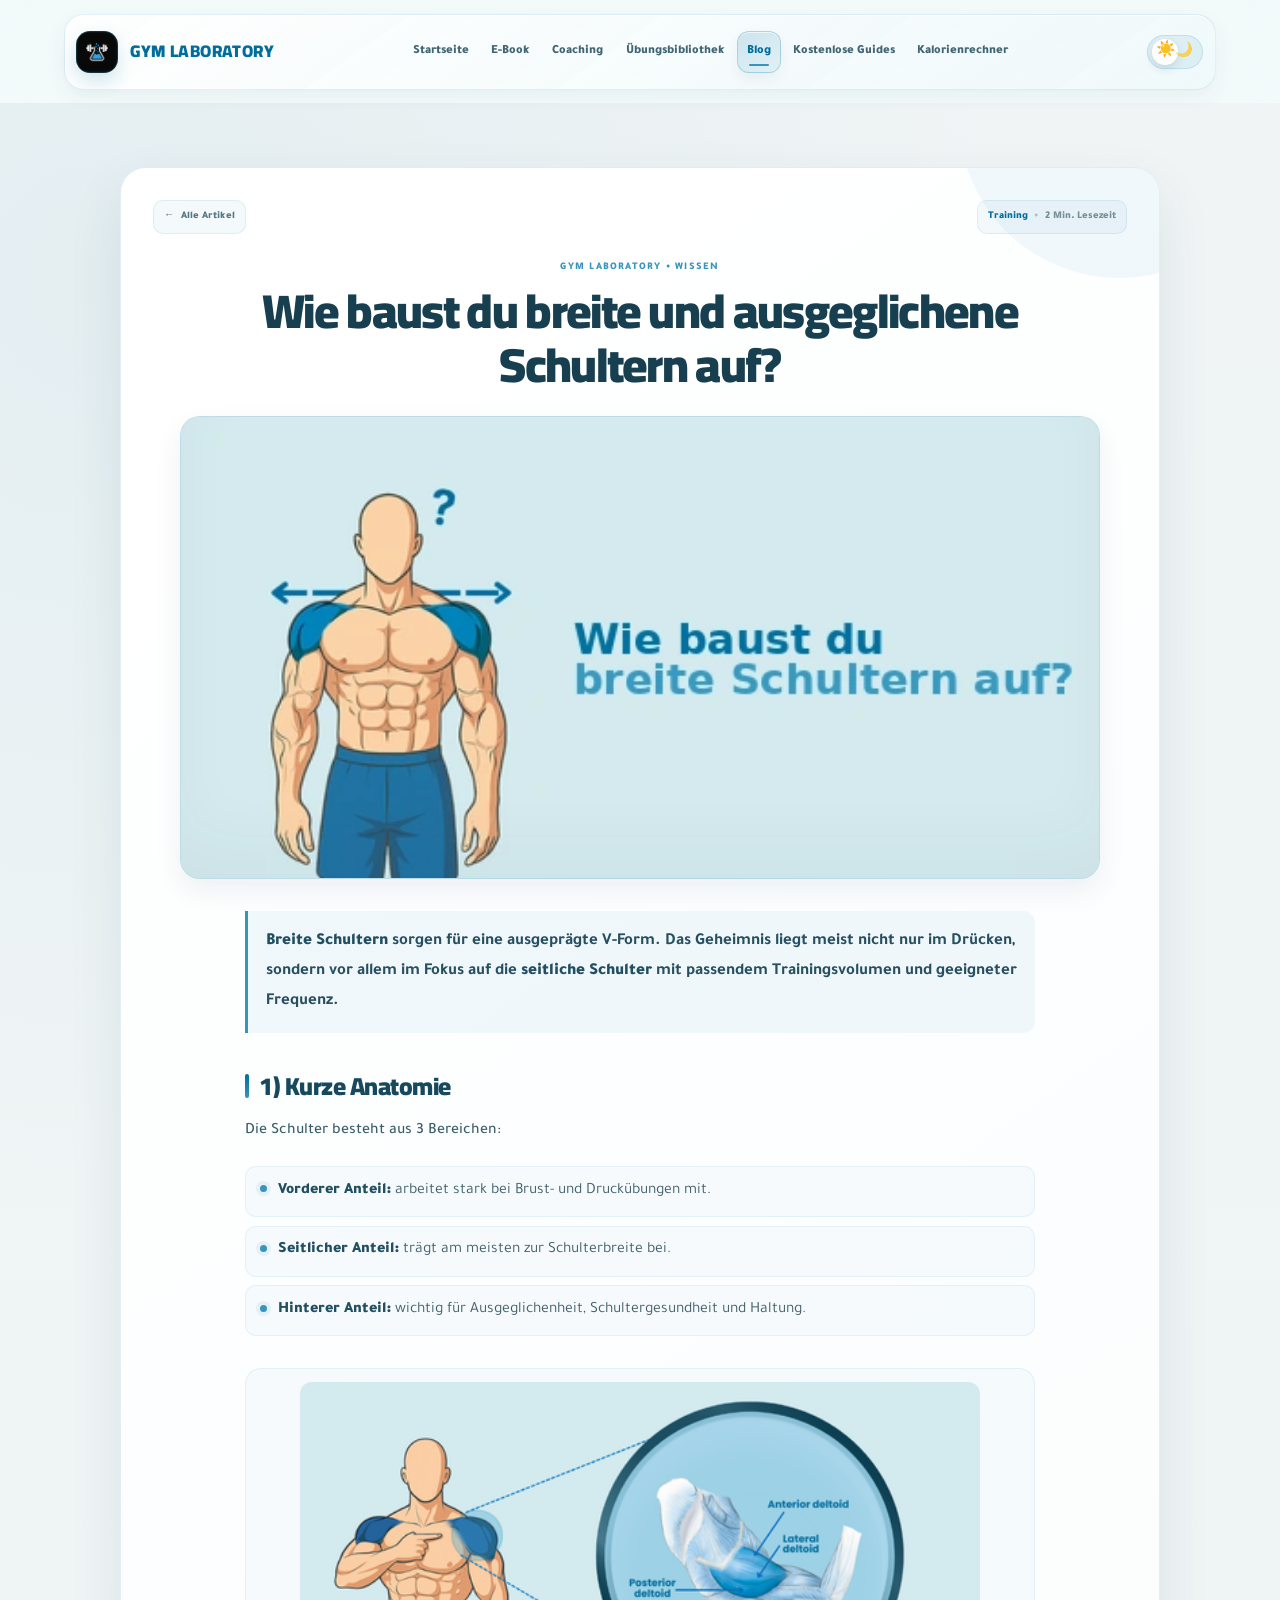
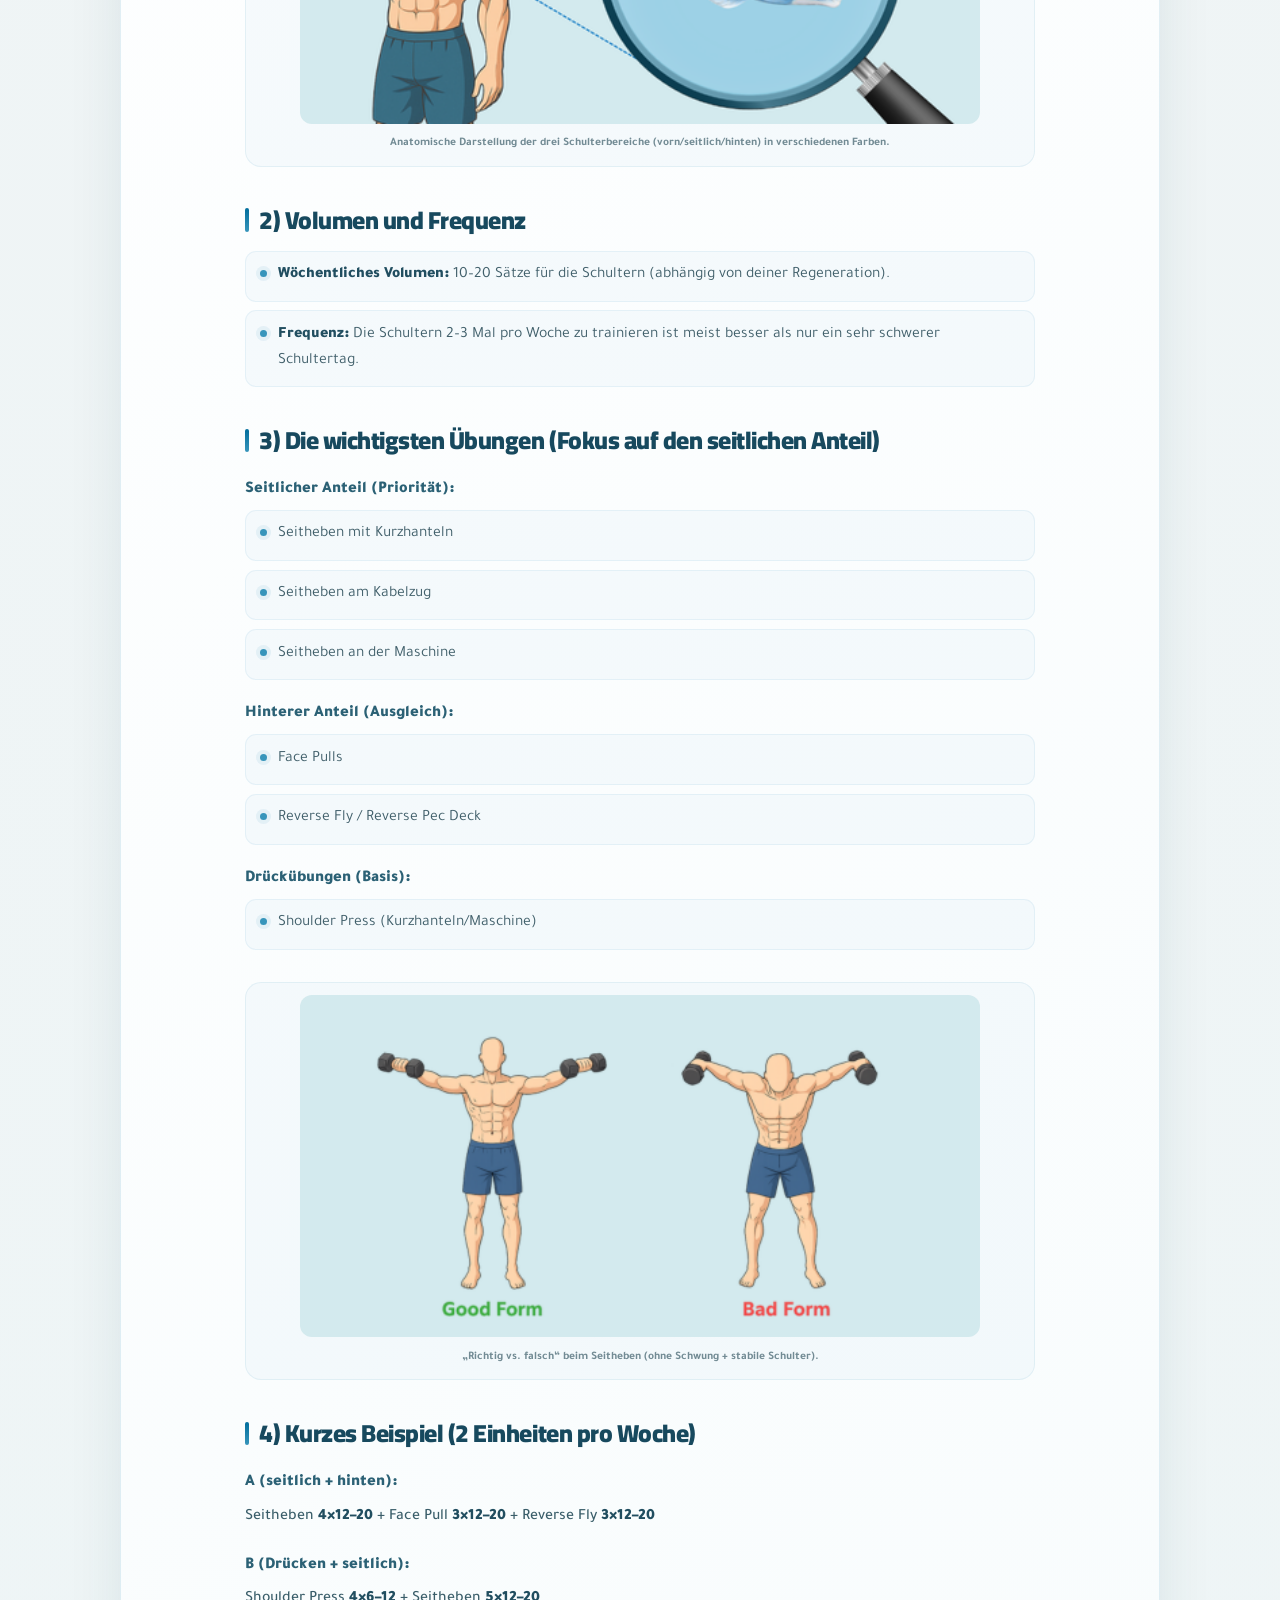
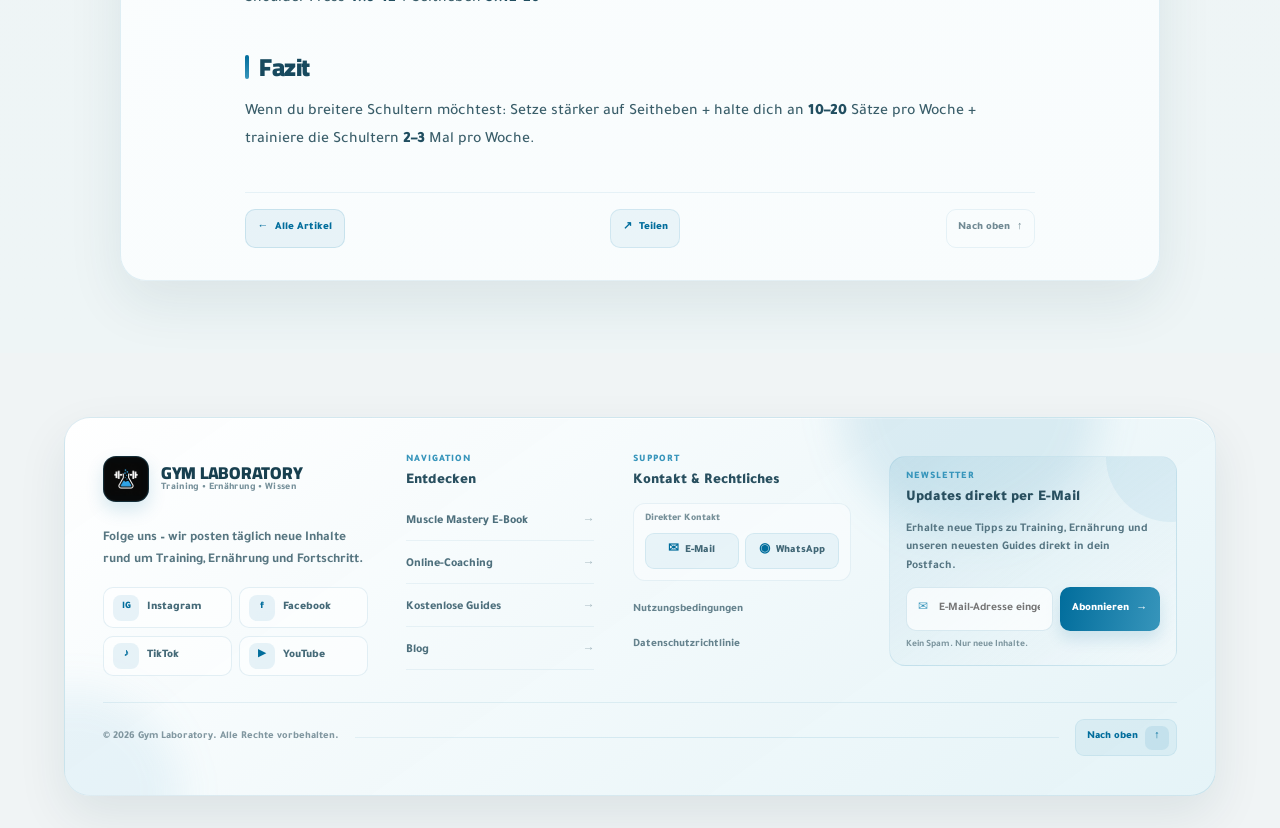
<file: blog1.html>
<!DOCTYPE html>

<html dir="ltr" lang="de">
<head>
<meta charset="utf-8"/>
<meta content="width=device-width, initial-scale=1.0" name="viewport"/>
<title>GYM LABORATORY – Breite Schultern</title>
<!-- Fonts -->
<link href="https://fonts.googleapis.com" rel="preconnect"/>
<link crossorigin="" href="https://fonts.gstatic.com" rel="preconnect"/>
<link href="https://fonts.googleapis.com/css2?family=Cairo:wght@400;600;700;800&amp;family=Tajawal:wght@400;500;700&amp;display=swap" rel="stylesheet"/>
<link href="style.css" rel="stylesheet"/>
</head>
<body data-page="article">
<div id="top"></div>
<!-- Header -->
<header class="site-header" id="siteHeader">
<div class="container">
<div class="header-shell">
<a aria-label="GYM LABORATORY Startseite" class="logo header-brand" href="index.html#home">
<span aria-hidden="true" class="header-brand-mark header-brand-mark--logo">
<img alt="" src="images/gym-laboratory-logo.webp"/>
</span>
<span class="header-brand-name">GYM LABORATORY</span>
</a>
<nav aria-label="Hauptnavigation" class="nav-menu" id="primaryNav">
<a class="nav-link" href="index.html#home">Startseite</a><a class="nav-link" href="index.html#ebook">E-Book</a><a class="nav-link" href="index.html#online">Coaching</a><a class="nav-link" href="exercises.html">Übungsbibliothek</a><a aria-current="page" class="nav-link active" href="blog.html">Blog</a><a class="nav-link" href="index.html#free-guides">Kostenlose Guides</a><a class="nav-link" href="index.html#bmr">Kalorienrechner</a>
</nav>
<div class="header-actions">
<label class="theme-switch header-theme-switch" title="Darstellung ändern">
<input aria-label="Darstellung ändern" id="themeToggle" type="checkbox"/>
<span aria-hidden="true" class="theme-slider">
<span class="theme-icon theme-icon--sun">☀️</span>
<span class="theme-icon theme-icon--moon">🌙</span>
</span>
</label>
<button aria-controls="primaryNav" aria-expanded="false" aria-label="Menü öffnen" class="nav-toggle" id="navToggle" type="button">
<span></span><span></span><span></span>
</button>
</div>
</div>
</div>
</header>
<!-- Article content -->
<section class="article-section">
<div class="container">
<div class="article-container article-container--premium">
<div class="article-topbar"><a class="article-breadcrumb" href="blog.html">← <span>Alle Artikel</span></a><div class="article-meta"><span class="article-category">Training</span><span aria-hidden="true" class="article-meta-dot">•</span><span class="article-reading-time">2 Min. Lesezeit</span></div></div><div class="article-heading"><span class="article-eyebrow">GYM LABORATORY • WISSEN</span><h1 class="article-title">Wie baust du breite und ausgeglichene Schultern auf?</h1></div><div class="article-hero-media"><img alt="Breite und starke Schultern" class="article-image" loading="lazy" src="images/blog/blog1.webp"/></div><div class="article-body">
<p class="article-lead"><strong>Breite Schultern</strong> sorgen für eine ausgeprägte V-Form. Das Geheimnis liegt meist nicht nur im Drücken, sondern vor allem im Fokus auf die <strong>seitliche Schulter</strong> mit passendem Trainingsvolumen und geeigneter Frequenz.</p>
<h2>1) Kurze Anatomie</h2>
<p>Die Schulter besteht aus 3 Bereichen:</p>
<ul>
<li><strong>Vorderer Anteil:</strong> arbeitet stark bei Brust- und Druckübungen mit.</li>
<li><strong>Seitlicher Anteil:</strong> trägt am meisten zur Schulterbreite bei.</li>
<li><strong>Hinterer Anteil:</strong> wichtig für Ausgeglichenheit, Schultergesundheit und Haltung.</li>
</ul>
<figure class="article-figure">
<img alt="Schulteranatomie: vorderer, seitlicher und hinterer Anteil" class="article-image" loading="lazy" src="images/blog/shoulder-anatomy.webp"/>
<figcaption>Anatomische Darstellung der drei Schulterbereiche (vorn/seitlich/hinten) in verschiedenen Farben.</figcaption>
</figure>
<h2>2) Volumen und Frequenz</h2>
<ul>
<li><strong>Wöchentliches Volumen:</strong> 10–20 Sätze für die Schultern (abhängig von deiner Regeneration).</li>
<li><strong>Frequenz:</strong> Die Schultern 2–3 Mal pro Woche zu trainieren ist meist besser als nur ein sehr schwerer Schultertag.</li>
</ul>
<h2>3) Die wichtigsten Übungen (Fokus auf den seitlichen Anteil)</h2>
<h3>Seitlicher Anteil (Priorität):</h3>
<ul>
<li>Seitheben mit Kurzhanteln</li>
<li>Seitheben am Kabelzug</li>
<li>Seitheben an der Maschine</li>
</ul>
<h3>Hinterer Anteil (Ausgleich):</h3>
<ul>
<li>Face Pulls</li>
<li>Reverse Fly / Reverse Pec Deck</li>
</ul>
<h3>Drückübungen (Basis):</h3>
<ul>
<li>Shoulder Press (Kurzhanteln/Maschine)</li>
</ul>
<figure class="article-figure">
<img alt="Seitheben: richtig im Vergleich zu falsch" class="article-image" loading="lazy" src="images/blog/lateral-raise-correct-vs-wrong.webp"/>
<figcaption>„Richtig vs. falsch“ beim Seitheben (ohne Schwung + stabile Schulter).</figcaption>
</figure>
<h2>4) Kurzes Beispiel (2 Einheiten pro Woche)</h2>
<h3>A (seitlich + hinten):</h3>
<p>Seitheben <strong>4×12–20</strong> + Face Pull <strong>3×12–20</strong> + Reverse Fly <strong>3×12–20</strong></p>
<h3>B (Drücken + seitlich):</h3>
<p>Shoulder Press <strong>4×6–12</strong> + Seitheben <strong>5×12–20</strong></p>
<h2>Fazit</h2>
<p>Wenn du breitere Schultern möchtest: Setze stärker auf Seitheben + halte dich an <strong>10–20</strong> Sätze pro Woche + trainiere die Schultern <strong>2–3</strong> Mal pro Woche.</p>
</div><div class="article-bottom-nav"><a class="article-back-button" href="blog.html"><span aria-hidden="true">←</span> Alle Artikel</a><a class="article-top-link" href="#top">Nach oben <span aria-hidden="true">↑</span></a></div>
</div>
</div>
</section>
<!-- Footer (same as index) -->
<footer class="site-footer">
<div class="container">
<div class="footer-card footer-card--premium">
<div aria-hidden="true" class="footer-glow footer-glow--one"></div>
<div aria-hidden="true" class="footer-glow footer-glow--two"></div>
<div class="footer-grid footer-grid--premium">
<!-- Brand -->
<div class="footer-col footer-brand">
<a aria-label="Zur Startseite" class="footer-brand-lockup" href="index.html#home">
<span aria-hidden="true" class="footer-brand-mark footer-brand-mark--logo">
<img alt="" loading="lazy" src="images/gym-laboratory-logo.webp"/>
</span>
<span class="footer-brand-copy">
<strong class="footer-brand-title">GYM LABORATORY</strong>
<small>Training • Ernährung • Wissen</small>
</span>
</a>
<p class="footer-brand-text">
                Folge uns – wir posten täglich neue Inhalte rund um Training, Ernährung und Fortschritt.
              </p>
<div class="footer-social">
<a class="footer-pill" href="https://www.instagram.com/gymlaboo/" rel="noopener" target="_blank">
<span class="footer-social-dot">IG</span>
                  Instagram
                </a>
<a class="footer-pill" href="https://www.facebook.com/profile.php?id=61576849801264" rel="noopener" target="_blank">
<span class="footer-social-dot">f</span>
                  Facebook
                </a>
<a class="footer-pill" href="https://www.tiktok.com/@gymlaboo" rel="noopener" target="_blank">
<span class="footer-social-dot">♪</span>
                  TikTok
                </a>
<a class="footer-pill" href="https://www.youtube.com/@gymlabo" rel="noopener" target="_blank">
<span class="footer-social-dot">▶</span>
                  YouTube
                </a>
</div>
</div>
<!-- Explore -->
<div class="footer-col">
<span class="footer-col-eyebrow">Navigation</span>
<h4 class="footer-title">Entdecken</h4>
<ul class="footer-links footer-links--premium">
<li><a href="index.html#ebook"><span>Muscle Mastery E-Book</span><span>→</span></a></li>
<li><a href="index.html#online"><span>Online-Coaching</span><span>→</span></a></li>
<li><a href="index.html#free-guides"><span>Kostenlose Guides</span><span>→</span></a></li>
<li><a href="blog.html"><span>Blog</span><span>→</span></a></li>
</ul>
</div>
<!-- Contact + legal -->
<div class="footer-col">
<span class="footer-col-eyebrow">Support</span>
<h4 class="footer-title">Kontakt &amp; Rechtliches</h4>
<div class="footer-contact-box">
<span class="footer-contact-label">Direkter Kontakt</span>
<div class="footer-contact-actions">
<a aria-label="E-Mail-Adresse kopieren" class="footer-icon footer-icon--wide" data-copy-email="contact.labooo@gmail.com" href="#">
<span class="footer-contact-symbol">✉</span>
<span>E-Mail</span>
</a>
<a aria-label="WhatsApp" class="footer-icon footer-icon--wide" href="https://wa.me/212657994110" rel="noopener" target="_blank">
<span class="footer-contact-symbol">◉</span>
<span>WhatsApp</span>
</a>
</div>
</div>
<ul class="footer-links footer-legal-links">
<li><a href="#" id="terms-link">Nutzungsbedingungen</a></li>
<li><a href="#" id="privacy-link">Datenschutzrichtlinie</a></li>
</ul>
</div>
<!-- Newsletter -->
<div class="footer-col footer-newsletter-card">
<span class="footer-col-eyebrow">Newsletter</span>
<h4 class="footer-title">Updates direkt per E-Mail</h4>
<p class="footer-muted">
                Erhalte neue Tipps zu Training, Ernährung und unseren neuesten Guides direkt in dein Postfach.
              </p>
<form action="https://docs.google.com/forms/d/e/1FAIpQLSf1J3YBh-Xstf0M2CuExO_WGVY75-u4iBIj2NMQHoWoRmXLrg/formResponse" class="newsletter" method="POST" onsubmit="newsletterSuccess()" target="hidden_iframe">
<div class="newsletter-field">
<span aria-hidden="true" class="newsletter-mail-icon">✉</span>
<input name="entry.364924139" placeholder="E-Mail-Adresse eingeben" required="" type="email"/>
</div>
<button type="submit">
<span>Abonnieren</span>
<span aria-hidden="true">→</span>
</button>
</form>
<iframe name="hidden_iframe" style="display:none;"></iframe>
<p class="newsletter-success" id="newsletter-success" style="display:none;"></p>
<span class="footer-newsletter-note">Kein Spam. Nur neue Inhalte.</span>
</div>
</div>
<div class="footer-bottom footer-bottom--premium">
<span class="footer-copyright">
              © 2026 Gym Laboratory. Alle Rechte vorbehalten.
            </span>
<span aria-hidden="true" class="footer-bottom-line"></span>
<a class="footer-backtop" href="#top">
<span>Nach oben</span>
<span aria-hidden="true" class="footer-backtop-arrow">↑</span>
</a>
</div>
</div>
</div>
</footer>
<!-- Legal modal overlay and container (updated to match exercises.html) -->
<div class="legal-modal-overlay" id="legalOverlay" style="display: none;"></div>
<div class="legal-modal" id="legalModal" style="display: none;">
<div class="legal-modal-content">
<span class="legal-close" id="legalCloseBtn">×</span>
<h3 id="legalModalTitle"></h3>
<div class="legal-modal-body" id="legalModalBody"></div>
</div>
</div>
<!-- Hidden detailed legal content for Terms of Service and Privacy Policy -->
<div id="terms-content" style="display:none;">
<p><strong>Letzte Aktualisierung:</strong> 07. Januar 2026</p>
<p>Willkommen auf der Website von GYM LABORATORY. Durch die Nutzung dieser Website oder eines unserer Angebote bestätigst du, dass du diese Bedingungen gelesen und verstanden hast und ihnen zustimmst.</p>
<p><strong>1) Definitionen</strong></p>
<p><strong>Website:</strong> Die Plattform GYM LABORATORY und die damit verbundenen Inhalte.</p>
<p><strong>Angebote:</strong> Dazu gehören Lerninhalte, die Übungsbibliothek, der Blog, der Kalorienrechner, Online-Coaching und digitale Bücher (E-Books).</p>
<p><strong>Nutzer:</strong> Jede Person, die die Website besucht oder eines der Angebote nutzt.</p>
<p><strong>Inhalte:</strong> Alle Texte, Bilder, Trainingsprogramme, Artikel, Videos, Übungen und Lernmaterialien, die auf der Website verfügbar sind.</p>
<p><strong>2) Annahme der Bedingungen</strong><br/>Durch die Nutzung der Website erklärst du dich mit diesen Bedingungen einverstanden. Wenn du ihnen nicht zustimmst, musst du die Nutzung der Website und ihrer Angebote sofort einstellen.</p>
<p><strong>3) Art der Angebote und keine Ergebnisgarantie</strong><br/>GYM LABORATORY bietet Bildungs- und Informationsinhalte zu Fitness und Ernährung. Dabei gilt:<br/>Ergebnisse unterscheiden sich von Person zu Person und hängen unter anderem von Konsequenz, Alter, Genetik, Gesundheitszustand und Lebensstil ab.<br/>Empfehlungen oder Programme dienen als allgemeine Orientierung oder basieren beim persönlichen Coaching auf den von dir bereitgestellten Angaben.</p>
<p><strong>4) Gesundheitshinweis und medizinische Verantwortung (sehr wichtig)</strong><br/>Die Website ersetzt keinen Arzt oder medizinisches Fachpersonal. Durch die Nutzung unserer Angebote bestätigst du Folgendes:<br/>Wenn du an einer Krankheit oder gesundheitlichen Beeinträchtigung leidest (z. B. Herz-Kreislauf-Erkrankungen, Bluthochdruck, Diabetes, Verletzungen oder andere medizinische Beschwerden), solltest du vor Beginn eines Programms, Trainings oder einer Ernährungsumstellung ärztlichen Rat einholen.<br/>Du nutzt die Inhalte und Angebote der Website auf eigene Verantwortung.<br/>Wir übernehmen keine Haftung für Verletzungen oder Schäden, die durch falsche Anwendung, fehlende fachliche Beratung oder unsachgemäße Nutzung der Informationen entstehen.</p>
<p><strong>5) Digitale Bücher und Online-Coaching</strong><br/>Wir können digitale Produkte und Dienstleistungen anbieten, zum Beispiel:<br/>E-Books<br/>Persönliches Coaching / Online-Trainingsprogramme<br/>Dabei gilt:<br/>Diese Angebote sind digital und nicht materiell.<br/>Nach der Bereitstellung bzw. Zusendung eines Produkts oder Programms an den Nutzer kann eine Rückgabe aufgrund der digitalen Natur des Inhalts nicht garantiert werden.</p>
<p><strong>6) Zahlung und Zahlungsmethoden</strong><br/>Zahlungen können unter anderem über PayPal, Banküberweisung oder Western Union akzeptiert werden. Weitere Zahlungsmethoden können künftig hinzukommen.<br/>Der Nutzer ist dafür verantwortlich, bei der Zahlung korrekte Angaben zu machen und gegebenenfalls anfallende Überweisungsgebühren zu tragen.</p>
<p><strong>7) Rückerstattungsrichtlinie (Refund Policy)</strong><br/>Derzeit bieten wir aufgrund der Art digitaler Inhalte und Online-Dienstleistungen keine allgemeine Rückerstattungsregelung an. In Ausnahmefällen können Anfragen nach unserem Ermessen geprüft werden.</p>
<p><strong>8) Geistiges Eigentum</strong><br/>Alle Inhalte auf der Website von GYM LABORATORY (Artikel, Programme, Design, Texte, Bilder usw.) gehören zur Website. Inhalte dürfen ohne Genehmigung weder kopiert noch erneut veröffentlicht oder verkauft werden. Tipps und Informationen dürfen für persönliche oder Bildungszwecke genutzt werden, um Wissen zu verbreiten und das Fitnessniveau in Marokko und der arabischen Welt zu verbessern, sofern die Inhalte nicht als eigene ausgegeben oder kommerziell genutzt werden.</p>
<p><strong>9) Unzulässige Nutzung</strong><br/>Es ist untersagt, die Inhalte ohne Genehmigung kommerziell zu verwenden oder störende bzw. schädliche Daten oder Nachrichten zu versenden.</p>
<p><strong>10) Externe Links</strong><br/>Die Website kann Links zu anderen Plattformen wie Instagram, TikTok oder YouTube enthalten. Für die Inhalte oder Richtlinien dieser Websites sind wir nicht verantwortlich.</p>
<p><strong>11) Änderungen der Bedingungen</strong><br/>Wir behalten uns das Recht vor, diese Nutzungsbedingungen jederzeit zu ändern. Die weitere Nutzung der Website nach einer Aktualisierung gilt als Zustimmung zu den neuen Bedingungen.</p>
<p><strong>12) Kontakt und Support</strong><br/>Bei Fragen oder Anliegen zu unseren Angeboten kannst du uns per E-Mail kontaktieren:<br/>📩 contact.labooo@gmail.com<br/>Voraussichtliche Antwortzeit: 24 bis 72 Stunden.</p>
</div>
<div id="privacy-content" style="display:none;">
<p><strong>Letzte Aktualisierung:</strong> 07. Januar 2026</p>
<p>Bei GYM LABORATORY respektieren wir deine Privatsphäre und verpflichten uns zum Schutz deiner Daten. Diese Richtlinie erklärt, welche Informationen wir erfassen und wie wir sie verwenden.</p>
<p><strong>1) Welche Informationen wir erfassen</strong></p>
<p>Wir erfassen nur die minimal erforderlichen Daten, zum Beispiel:</p>
<p><strong>a) E-Mail-Adresse (Newsletter)</strong><br/>Wenn du unseren Newsletter abonnierst, erfassen wir gegebenenfalls nur deine E-Mail-Adresse. Sie wird verwendet, um Tipps zu Ernährung und Training sowie Updates zu Artikeln und neuen Inhalten zu senden.</p>
<p><strong>b) Daten für das Online-Coaching</strong><br/>Beim Ausfüllen des Coaching-Formulars kannst du Angaben wie Ziel, Größe und Gewicht, Alter, Aktivitätsniveau sowie Informationen zu Ernährung und Training und gegebenenfalls Gesundheitsinformationen angeben. ⚠️ Diese Informationen werden ausschließlich verwendet, um ein passendes Programm für dich zu erstellen.</p>
<p><strong>2) Wie wir deine Daten verwenden</strong><br/>Wir verwenden deine Daten ausschließlich, um Coaching- und Ernährungsprogramme bereitzustellen, den Newsletter an Personen zu senden, die dem zugestimmt haben, und dich bezüglich unserer Angebote zu kontaktieren.</p>
<p><strong>3) Keine Weitergabe von Daten</strong><br/>Wir verkaufen oder teilen deine personenbezogenen Daten nicht mit Dritten; deine Daten bleiben privat und vertraulich. Eine technische Weitergabe kann lediglich im Zusammenhang mit Zahlungen erfolgen (z. B. PayPal oder Banküberweisung), da diese Dienste Zahlungsdaten zur Abwicklung der Transaktion benötigen.</p>
<p><strong>4) Datenschutz</strong><br/>Wir verpflichten uns, angemessene Sicherheitsmaßnahmen zu ergreifen, um deine Daten vor unbefugtem Zugriff, Offenlegung oder Veränderung zu schützen.</p>
<p><strong>5) Cookies</strong><br/>Die Website kann Cookies verwenden, um die Nutzererfahrung zu verbessern, zum Beispiel um den Dunkelmodus zu speichern und die Leistung der Website zu optimieren.</p>
<p><strong>6) Rechte der Nutzer</strong><br/>Du kannst jederzeit verlangen, dass deine E-Mail-Adresse aus dem Newsletter-Verteiler entfernt wird, und uns kontaktieren, um die Löschung deiner Coaching-Daten zu beantragen.</p>
<p><strong>7) Änderungen dieser Richtlinie</strong><br/>Wir können diese Datenschutzrichtlinie aktualisieren, wenn neue Angebote oder Funktionen hinzukommen (zum Beispiel künftig Benutzerkonten). Aktualisierungen werden auf dieser Seite veröffentlicht.</p>
<p><strong>8) Kontakt</strong><br/>Bei Anliegen zu Datenschutz oder Daten: 📩 contact.labooo@gmail.com<br/>Wir antworten innerhalb von 24 bis 72 Stunden.</p>
</div>
<!-- Dark mode, newsletter and back to top scripts -->
<script>
      // Newsletter success handler function to show a thank you message after form submission.
      function newsletterSuccess() {
        const msgEl = document.getElementById('newsletter-success');
        if (msgEl) {
          msgEl.textContent = 'Vielen Dank für deine Anmeldung!';
          msgEl.style.display = 'block';
          setTimeout(() => {
            msgEl.style.display = 'none';
          }, 4000);
        }
      }

      document.addEventListener("DOMContentLoaded", () => {
        const toggle = document.getElementById("themeToggle");
        const saved = localStorage.getItem("theme");
        const startDark =
          saved === "dark" ||
          (!saved && window.matchMedia("(prefers-color-scheme: dark)").matches);
        document.body.classList.toggle("dark", startDark);
        toggle.checked = startDark;
        toggle.addEventListener("change", () => {
          const isDark = toggle.checked;
          document.body.classList.toggle("dark", isDark);
          localStorage.setItem("theme", isDark ? "dark" : "light");
        });

        // Newsletter form submission is handled by Google Form. The thank-you
        // message is displayed by the newsletterSuccess() handler on submit.

        const backBtn = document.createElement('button');
        backBtn.className = 'back-to-top';
        backBtn.setAttribute('aria-label', 'Nach oben');
        backBtn.innerHTML = '↑';
        document.body.appendChild(backBtn);
        backBtn.addEventListener('click', () => {
          window.scrollTo({ top: 0, behavior: 'smooth' });
        });
        window.addEventListener('scroll', () => {
          if (window.scrollY > 400) backBtn.classList.add('show');
          else backBtn.classList.remove('show');
        });
      });
    </script>
<!-- Script to copy email address to clipboard and display toast -->
<script>
      document.addEventListener('DOMContentLoaded', function () {
        const emailIcons = document.querySelectorAll('a[data-copy-email]');
        emailIcons.forEach(function (icon) {
          icon.addEventListener('click', function (ev) {
            ev.preventDefault();
            const mail = icon.getAttribute('data-copy-email');
            if (!mail) return;
            navigator.clipboard.writeText(mail).then(function () {
              const existing = document.querySelector('.email-copy-toast');
              if (existing) existing.remove();
              const toast = document.createElement('div');
              toast.className = 'email-copy-toast';
              toast.textContent = 'E-Mail-Adresse kopiert!';
              document.body.appendChild(toast);
              setTimeout(function () {
                toast.remove();
              }, 3000);
            });
          });
        });
      });
    </script>
<!-- Additional script for legal modals and newsletter -->
<script>
      document.addEventListener('DOMContentLoaded', function() {
        const legalOverlay = document.getElementById('legalOverlay');
        const legalModal = document.getElementById('legalModal');
        const legalModalTitle = document.getElementById('legalModalTitle');
        const legalModalBody = document.getElementById('legalModalBody');
        const legalCloseBtn = document.getElementById('legalCloseBtn');
        function showLegal(title, html) {
          if (legalModalTitle) legalModalTitle.textContent = title;
          if (legalModalBody) legalModalBody.innerHTML = html;
          if (legalOverlay) legalOverlay.style.display = 'flex';
          if (legalModal) legalModal.style.display = 'block';
        }
        const termsLink = document.getElementById('terms-link');
        const privacyLink = document.getElementById('privacy-link');
        if (termsLink) {
          termsLink.addEventListener('click', function(e) {
            e.preventDefault();
            const termsEl = document.getElementById('terms-content');
            const htmlContent = termsEl ? termsEl.innerHTML : '';
            showLegal('Nutzungsbedingungen', htmlContent);
          });
        }
        if (privacyLink) {
          privacyLink.addEventListener('click', function(e) {
            e.preventDefault();
            const privacyEl = document.getElementById('privacy-content');
            const htmlContent = privacyEl ? privacyEl.innerHTML : '';
            showLegal('Datenschutzrichtlinie', htmlContent);
          });
        }
        if (legalCloseBtn) {
          legalCloseBtn.addEventListener('click', function() {
            if (legalOverlay) legalOverlay.style.display = 'none';
            if (legalModal) legalModal.style.display = 'none';
          });
        }
        if (legalOverlay) {
          legalOverlay.addEventListener('click', function() {
            legalOverlay.style.display = 'none';
            legalModal.style.display = 'none';
          });
        }
        // Newsletter form submission is handled by Google Form. No client-side interception needed here.
      });
    </script>
<script defer="" src="mobile-enhancements.js"></script></body>
</html>
</file>
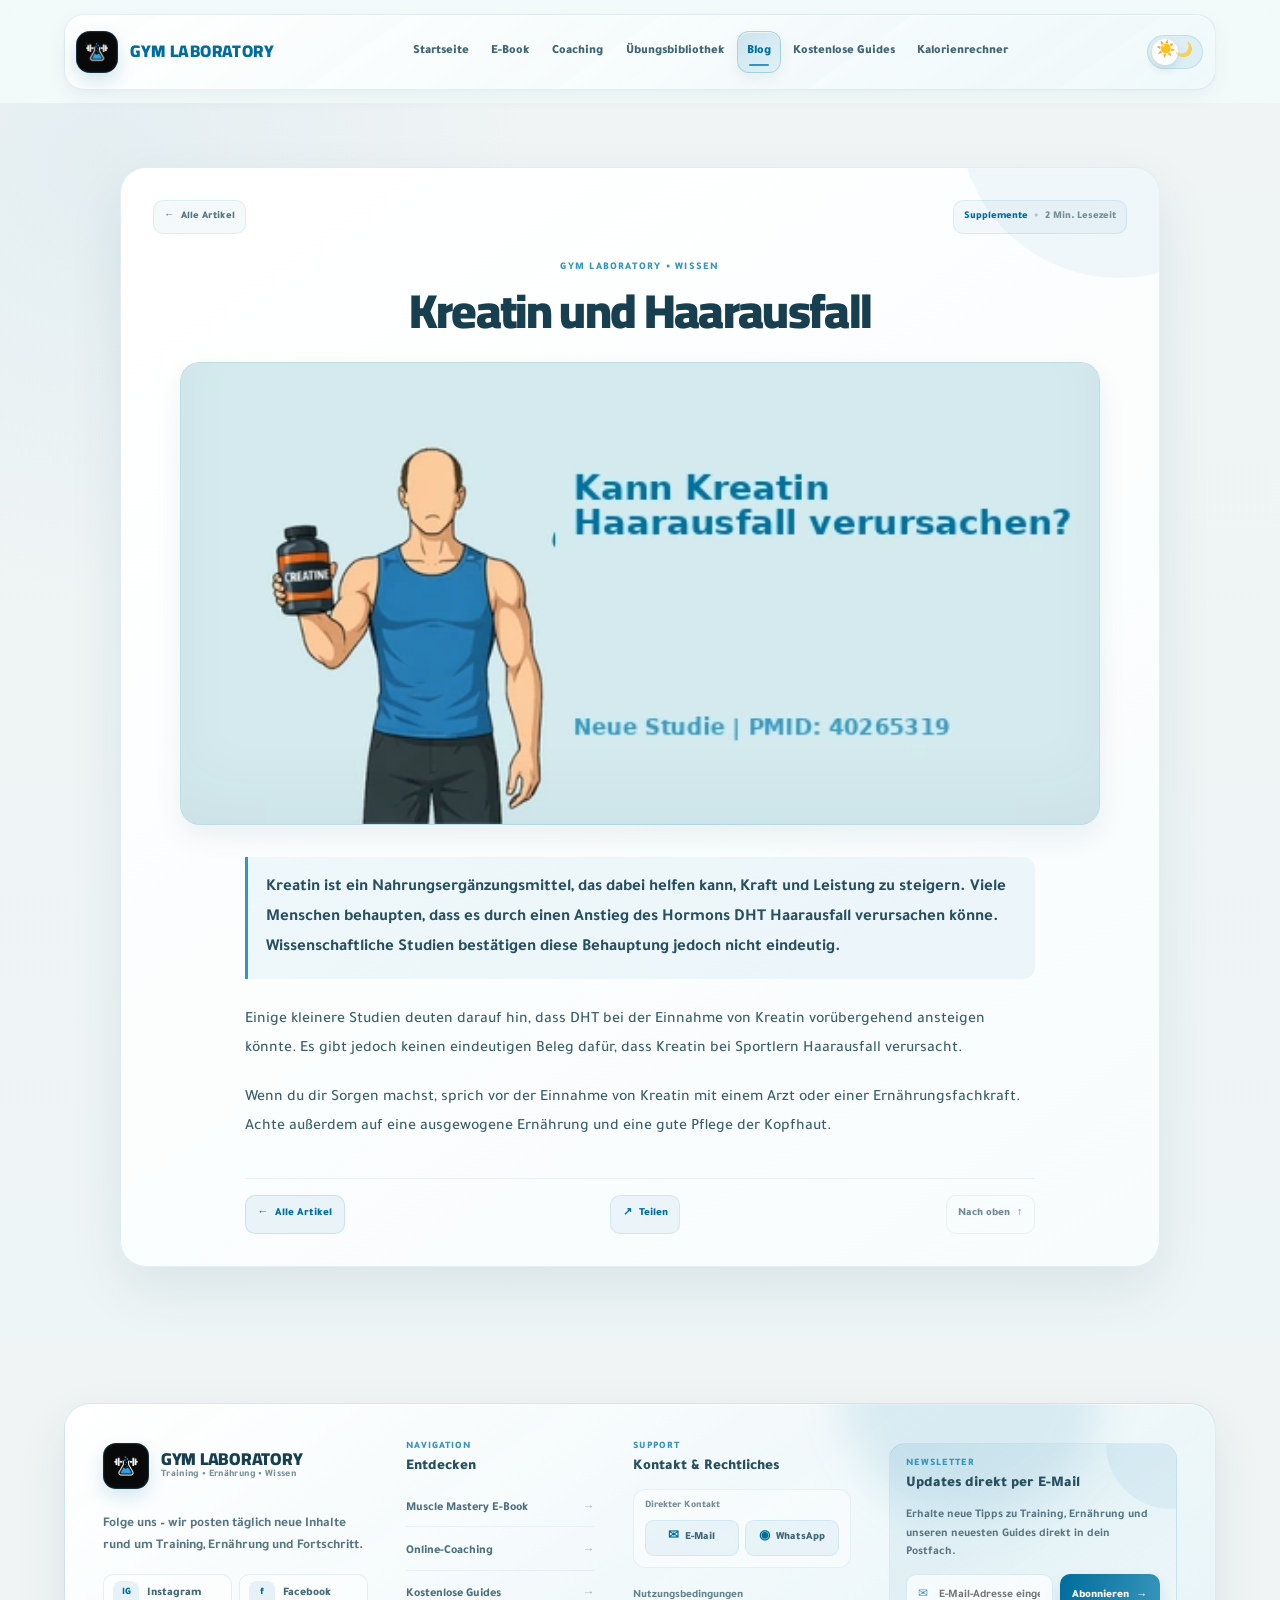
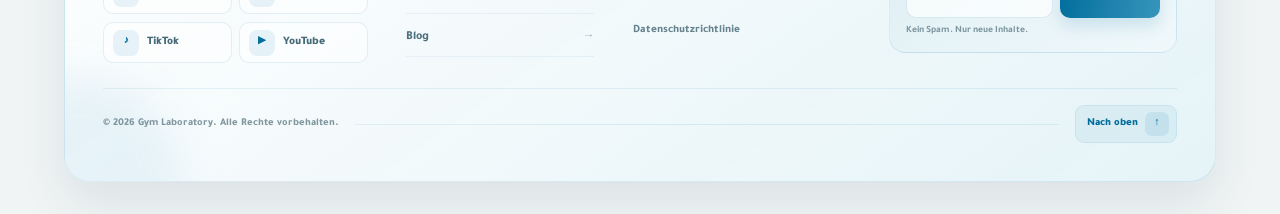
<file: blog2.html>
<!DOCTYPE html>

<html dir="ltr" lang="de">
<head>
<meta charset="utf-8"/>
<meta content="width=device-width, initial-scale=1.0" name="viewport"/>
<title>GYM LABORATORY – Kreatin und Haarausfall</title>
<!-- Fonts -->
<link href="https://fonts.googleapis.com" rel="preconnect"/>
<link crossorigin="" href="https://fonts.gstatic.com" rel="preconnect"/>
<link href="https://fonts.googleapis.com/css2?family=Cairo:wght@400;600;700;800&amp;family=Tajawal:wght@400;500;700&amp;display=swap" rel="stylesheet"/>
<link href="style.css" rel="stylesheet"/>
</head>
<body data-page="article">
<div id="top"></div>
<!-- Header -->
<header class="site-header" id="siteHeader">
<div class="container">
<div class="header-shell">
<a aria-label="GYM LABORATORY Startseite" class="logo header-brand" href="index.html#home">
<span aria-hidden="true" class="header-brand-mark header-brand-mark--logo">
<img alt="" src="images/gym-laboratory-logo.webp"/>
</span>
<span class="header-brand-name">GYM LABORATORY</span>
</a>
<nav aria-label="Hauptnavigation" class="nav-menu" id="primaryNav">
<a class="nav-link" href="index.html#home">Startseite</a><a class="nav-link" href="index.html#ebook">E-Book</a><a class="nav-link" href="index.html#online">Coaching</a><a class="nav-link" href="exercises.html">Übungsbibliothek</a><a aria-current="page" class="nav-link active" href="blog.html">Blog</a><a class="nav-link" href="index.html#free-guides">Kostenlose Guides</a><a class="nav-link" href="index.html#bmr">Kalorienrechner</a>
</nav>
<div class="header-actions">
<label class="theme-switch header-theme-switch" title="Darstellung ändern">
<input aria-label="Darstellung ändern" id="themeToggle" type="checkbox"/>
<span aria-hidden="true" class="theme-slider">
<span class="theme-icon theme-icon--sun">☀️</span>
<span class="theme-icon theme-icon--moon">🌙</span>
</span>
</label>
<button aria-controls="primaryNav" aria-expanded="false" aria-label="Menü öffnen" class="nav-toggle" id="navToggle" type="button">
<span></span><span></span><span></span>
</button>
</div>
</div>
</div>
</header>
<!-- Article content -->
<section class="article-section">
<div class="container">
<div class="article-container article-container--premium">
<div class="article-topbar"><a class="article-breadcrumb" href="blog.html">← <span>Alle Artikel</span></a><div class="article-meta"><span class="article-category">Supplemente</span><span aria-hidden="true" class="article-meta-dot">•</span><span class="article-reading-time">2 Min. Lesezeit</span></div></div><div class="article-heading"><span class="article-eyebrow">GYM LABORATORY • WISSEN</span><h1 class="article-title">Kreatin und Haarausfall</h1></div><div class="article-hero-media"><img alt="Kreatin und Haarausfall" class="article-image" loading="lazy" src="images/blog/blog2.webp"/></div><div class="article-body">
<p class="article-lead">
              Kreatin ist ein Nahrungsergänzungsmittel, das dabei helfen kann, Kraft und Leistung zu steigern. Viele Menschen behaupten,
               dass es durch einen Anstieg des Hormons DHT Haarausfall verursachen könne. Wissenschaftliche Studien bestätigen diese Behauptung
               jedoch nicht eindeutig.
            </p>
<p>
              Einige kleinere Studien deuten darauf hin, dass DHT bei der Einnahme von Kreatin vorübergehend ansteigen könnte. Es gibt jedoch
               keinen eindeutigen Beleg dafür, dass Kreatin bei Sportlern Haarausfall verursacht.
            </p>
<p>
              Wenn du dir Sorgen machst, sprich vor der Einnahme von Kreatin mit einem Arzt oder einer Ernährungsfachkraft. Achte außerdem auf eine
               ausgewogene Ernährung und eine gute Pflege der Kopfhaut.
            </p>
</div><div class="article-bottom-nav"><a class="article-back-button" href="blog.html"><span aria-hidden="true">←</span> Alle Artikel</a><a class="article-top-link" href="#top">Nach oben <span aria-hidden="true">↑</span></a></div>
</div>
</div>
</section>
<!-- Footer -->
<footer class="site-footer">
<div class="container">
<div class="footer-card footer-card--premium">
<div aria-hidden="true" class="footer-glow footer-glow--one"></div>
<div aria-hidden="true" class="footer-glow footer-glow--two"></div>
<div class="footer-grid footer-grid--premium">
<!-- Brand -->
<div class="footer-col footer-brand">
<a aria-label="Zur Startseite" class="footer-brand-lockup" href="index.html#home">
<span aria-hidden="true" class="footer-brand-mark footer-brand-mark--logo">
<img alt="" loading="lazy" src="images/gym-laboratory-logo.webp"/>
</span>
<span class="footer-brand-copy">
<strong class="footer-brand-title">GYM LABORATORY</strong>
<small>Training • Ernährung • Wissen</small>
</span>
</a>
<p class="footer-brand-text">
                Folge uns – wir posten täglich neue Inhalte rund um Training, Ernährung und Fortschritt.
              </p>
<div class="footer-social">
<a class="footer-pill" href="https://www.instagram.com/gymlaboo/" rel="noopener" target="_blank">
<span class="footer-social-dot">IG</span>
                  Instagram
                </a>
<a class="footer-pill" href="https://www.facebook.com/profile.php?id=61576849801264" rel="noopener" target="_blank">
<span class="footer-social-dot">f</span>
                  Facebook
                </a>
<a class="footer-pill" href="https://www.tiktok.com/@gymlaboo" rel="noopener" target="_blank">
<span class="footer-social-dot">♪</span>
                  TikTok
                </a>
<a class="footer-pill" href="https://www.youtube.com/@gymlabo" rel="noopener" target="_blank">
<span class="footer-social-dot">▶</span>
                  YouTube
                </a>
</div>
</div>
<!-- Explore -->
<div class="footer-col">
<span class="footer-col-eyebrow">Navigation</span>
<h4 class="footer-title">Entdecken</h4>
<ul class="footer-links footer-links--premium">
<li><a href="index.html#ebook"><span>Muscle Mastery E-Book</span><span>→</span></a></li>
<li><a href="index.html#online"><span>Online-Coaching</span><span>→</span></a></li>
<li><a href="index.html#free-guides"><span>Kostenlose Guides</span><span>→</span></a></li>
<li><a href="blog.html"><span>Blog</span><span>→</span></a></li>
</ul>
</div>
<!-- Contact + legal -->
<div class="footer-col">
<span class="footer-col-eyebrow">Support</span>
<h4 class="footer-title">Kontakt &amp; Rechtliches</h4>
<div class="footer-contact-box">
<span class="footer-contact-label">Direkter Kontakt</span>
<div class="footer-contact-actions">
<a aria-label="E-Mail-Adresse kopieren" class="footer-icon footer-icon--wide" data-copy-email="contact.labooo@gmail.com" href="#">
<span class="footer-contact-symbol">✉</span>
<span>E-Mail</span>
</a>
<a aria-label="WhatsApp" class="footer-icon footer-icon--wide" href="https://wa.me/212657994110" rel="noopener" target="_blank">
<span class="footer-contact-symbol">◉</span>
<span>WhatsApp</span>
</a>
</div>
</div>
<ul class="footer-links footer-legal-links">
<li><a href="#" id="terms-link">Nutzungsbedingungen</a></li>
<li><a href="#" id="privacy-link">Datenschutzrichtlinie</a></li>
</ul>
</div>
<!-- Newsletter -->
<div class="footer-col footer-newsletter-card">
<span class="footer-col-eyebrow">Newsletter</span>
<h4 class="footer-title">Updates direkt per E-Mail</h4>
<p class="footer-muted">
                Erhalte neue Tipps zu Training, Ernährung und unseren neuesten Guides direkt in dein Postfach.
              </p>
<form action="https://docs.google.com/forms/d/e/1FAIpQLSf1J3YBh-Xstf0M2CuExO_WGVY75-u4iBIj2NMQHoWoRmXLrg/formResponse" class="newsletter" method="POST" onsubmit="newsletterSuccess()" target="hidden_iframe">
<div class="newsletter-field">
<span aria-hidden="true" class="newsletter-mail-icon">✉</span>
<input name="entry.364924139" placeholder="E-Mail-Adresse eingeben" required="" type="email"/>
</div>
<button type="submit">
<span>Abonnieren</span>
<span aria-hidden="true">→</span>
</button>
</form>
<iframe name="hidden_iframe" style="display:none;"></iframe>
<p class="newsletter-success" id="newsletter-success" style="display:none;"></p>
<span class="footer-newsletter-note">Kein Spam. Nur neue Inhalte.</span>
</div>
</div>
<div class="footer-bottom footer-bottom--premium">
<span class="footer-copyright">
              © 2026 Gym Laboratory. Alle Rechte vorbehalten.
            </span>
<span aria-hidden="true" class="footer-bottom-line"></span>
<a class="footer-backtop" href="#top">
<span>Nach oben</span>
<span aria-hidden="true" class="footer-backtop-arrow">↑</span>
</a>
</div>
</div>
</div>
</footer>
<!-- Legal modal overlay and container -->
<div class="legal-modal-overlay" id="legalOverlay" style="display: none;"></div>
<div class="legal-modal" id="legalModal" style="display: none;">
<div class="legal-modal-content">
<span class="legal-close" id="legalCloseBtn">×</span>
<h3 id="legalModalTitle"></h3>
<div class="legal-modal-body" id="legalModalBody"></div>
</div>
</div>
<!-- Hidden detailed legal content for Terms of Service and Privacy Policy -->
<div id="terms-content" style="display:none;">
<p><strong>Letzte Aktualisierung:</strong> 07. Januar 2026</p>
<p>Willkommen auf der Website von GYM LABORATORY. Durch die Nutzung dieser Website oder eines unserer Angebote bestätigst du, dass du diese Bedingungen gelesen und verstanden hast und ihnen zustimmst.</p>
<p><strong>1) Definitionen</strong></p>
<p><strong>Website:</strong> Die Plattform GYM LABORATORY und die damit verbundenen Inhalte.</p>
<p><strong>Angebote:</strong> Dazu gehören Lerninhalte, die Übungsbibliothek, der Blog, der Kalorienrechner, Online-Coaching und digitale Bücher (E-Books).</p>
<p><strong>Nutzer:</strong> Jede Person, die die Website besucht oder eines der Angebote nutzt.</p>
<p><strong>Inhalte:</strong> Alle Texte, Bilder, Trainingsprogramme, Artikel, Videos, Übungen und Lernmaterialien, die auf der Website verfügbar sind.</p>
<p><strong>2) Annahme der Bedingungen</strong><br/>Durch die Nutzung der Website erklärst du dich mit diesen Bedingungen einverstanden. Wenn du ihnen nicht zustimmst, musst du die Nutzung der Website und ihrer Angebote sofort einstellen.</p>
<p><strong>3) Art der Angebote und keine Ergebnisgarantie</strong><br/>GYM LABORATORY bietet Bildungs- und Informationsinhalte zu Fitness und Ernährung. Dabei gilt:<br/>Ergebnisse unterscheiden sich von Person zu Person und hängen unter anderem von Konsequenz, Alter, Genetik, Gesundheitszustand und Lebensstil ab.<br/>Empfehlungen oder Programme dienen als allgemeine Orientierung oder basieren beim persönlichen Coaching auf den von dir bereitgestellten Angaben.</p>
<p><strong>4) Gesundheitshinweis und medizinische Verantwortung (sehr wichtig)</strong><br/>Die Website ersetzt keinen Arzt oder medizinisches Fachpersonal. Durch die Nutzung unserer Angebote bestätigst du Folgendes:<br/>Wenn du an einer Krankheit oder gesundheitlichen Beeinträchtigung leidest (z. B. Herz-Kreislauf-Erkrankungen, Bluthochdruck, Diabetes, Verletzungen oder andere medizinische Beschwerden), solltest du vor Beginn eines Programms, Trainings oder einer Ernährungsumstellung ärztlichen Rat einholen.<br/>Du nutzt die Inhalte und Angebote der Website auf eigene Verantwortung.<br/>Wir übernehmen keine Haftung für Verletzungen oder Schäden, die durch falsche Anwendung, fehlende fachliche Beratung oder unsachgemäße Nutzung der Informationen entstehen.</p>
<p><strong>5) Digitale Bücher und Online-Coaching</strong><br/>Wir können digitale Produkte und Dienstleistungen anbieten, zum Beispiel:<br/>E-Books<br/>Persönliches Coaching / Online-Trainingsprogramme<br/>Dabei gilt:<br/>Diese Angebote sind digital und nicht materiell.<br/>Nach der Bereitstellung bzw. Zusendung eines Produkts oder Programms an den Nutzer kann eine Rückgabe aufgrund der digitalen Natur des Inhalts nicht garantiert werden.</p>
<p><strong>6) Zahlung und Zahlungsmethoden</strong><br/>Zahlungen können unter anderem über PayPal, Banküberweisung oder Western Union akzeptiert werden. Weitere Zahlungsmethoden können künftig hinzukommen.<br/>Der Nutzer ist dafür verantwortlich, bei der Zahlung korrekte Angaben zu machen und gegebenenfalls anfallende Überweisungsgebühren zu tragen.</p>
<p><strong>7) Rückerstattungsrichtlinie (Refund Policy)</strong><br/>Derzeit bieten wir aufgrund der Art digitaler Inhalte und Online-Dienstleistungen keine allgemeine Rückerstattungsregelung an. In Ausnahmefällen können Anfragen nach unserem Ermessen geprüft werden.</p>
<p><strong>8) Geistiges Eigentum</strong><br/>Alle Inhalte auf der Website von GYM LABORATORY (Artikel, Programme, Design, Texte, Bilder usw.) gehören zur Website. Inhalte dürfen ohne Genehmigung weder kopiert noch erneut veröffentlicht oder verkauft werden. Tipps und Informationen dürfen für persönliche oder Bildungszwecke genutzt werden, um Wissen zu verbreiten und das Fitnessniveau in Marokko und der arabischen Welt zu verbessern, sofern die Inhalte nicht als eigene ausgegeben oder kommerziell genutzt werden.</p>
<p><strong>9) Unzulässige Nutzung</strong><br/>Es ist untersagt, die Inhalte ohne Genehmigung kommerziell zu verwenden oder störende bzw. schädliche Daten oder Nachrichten zu versenden.</p>
<p><strong>10) Externe Links</strong><br/>Die Website kann Links zu anderen Plattformen wie Instagram, TikTok oder YouTube enthalten. Für die Inhalte oder Richtlinien dieser Websites sind wir nicht verantwortlich.</p>
<p><strong>11) Änderungen der Bedingungen</strong><br/>Wir behalten uns das Recht vor, diese Nutzungsbedingungen jederzeit zu ändern. Die weitere Nutzung der Website nach einer Aktualisierung gilt als Zustimmung zu den neuen Bedingungen.</p>
<p><strong>12) Kontakt und Support</strong><br/>Bei Fragen oder Anliegen zu unseren Angeboten kannst du uns per E-Mail kontaktieren:<br/>📩 contact.labooo@gmail.com<br/>Voraussichtliche Antwortzeit: 24 bis 72 Stunden.</p>
</div>
<div id="privacy-content" style="display:none;">
<p><strong>Letzte Aktualisierung:</strong> 07. Januar 2026</p>
<p>Bei GYM LABORATORY respektieren wir deine Privatsphäre und verpflichten uns zum Schutz deiner Daten. Diese Richtlinie erklärt, welche Informationen wir erfassen und wie wir sie verwenden.</p>
<p><strong>1) Welche Informationen wir erfassen</strong></p>
<p>Wir erfassen nur die minimal erforderlichen Daten, zum Beispiel:</p>
<p><strong>a) E-Mail-Adresse (Newsletter)</strong><br/>Wenn du unseren Newsletter abonnierst, erfassen wir gegebenenfalls nur deine E-Mail-Adresse. Sie wird verwendet, um Tipps zu Ernährung und Training sowie Updates zu Artikeln und neuen Inhalten zu senden.</p>
<p><strong>b) Daten für das Online-Coaching</strong><br/>Beim Ausfüllen des Coaching-Formulars kannst du Angaben wie Ziel, Größe und Gewicht, Alter, Aktivitätsniveau sowie Informationen zu Ernährung und Training und gegebenenfalls Gesundheitsinformationen angeben. ⚠️ Diese Informationen werden ausschließlich verwendet, um ein passendes Programm für dich zu erstellen.</p>
<p><strong>2) Wie wir deine Daten verwenden</strong><br/>Wir verwenden deine Daten ausschließlich, um Coaching- und Ernährungsprogramme bereitzustellen, den Newsletter an Personen zu senden, die dem zugestimmt haben, und dich bezüglich unserer Angebote zu kontaktieren.</p>
<p><strong>3) Keine Weitergabe von Daten</strong><br/>Wir verkaufen oder teilen deine personenbezogenen Daten nicht mit Dritten; deine Daten bleiben privat und vertraulich. Eine technische Weitergabe kann lediglich im Zusammenhang mit Zahlungen erfolgen (z. B. PayPal oder Banküberweisung), da diese Dienste Zahlungsdaten zur Abwicklung der Transaktion benötigen.</p>
<p><strong>4) Datenschutz</strong><br/>Wir verpflichten uns, angemessene Sicherheitsmaßnahmen zu ergreifen, um deine Daten vor unbefugtem Zugriff, Offenlegung oder Veränderung zu schützen.</p>
<p><strong>5) Cookies</strong><br/>Die Website kann Cookies verwenden, um die Nutzererfahrung zu verbessern, zum Beispiel um den Dunkelmodus zu speichern und die Leistung der Website zu optimieren.</p>
<p><strong>6) Rechte der Nutzer</strong><br/>Du kannst jederzeit verlangen, dass deine E-Mail-Adresse aus dem Newsletter-Verteiler entfernt wird, und uns kontaktieren, um die Löschung deiner Coaching-Daten zu beantragen.</p>
<p><strong>7) Änderungen dieser Richtlinie</strong><br/>Wir können diese Datenschutzrichtlinie aktualisieren, wenn neue Angebote oder Funktionen hinzukommen (zum Beispiel künftig Benutzerkonten). Aktualisierungen werden auf dieser Seite veröffentlicht.</p>
<p><strong>8) Kontakt</strong><br/>Bei Anliegen zu Datenschutz oder Daten: 📩 contact.labooo@gmail.com<br/>Wir antworten innerhalb von 24 bis 72 Stunden.</p>
</div>
<!-- Scripts -->
<script>
      // Newsletter success handler function to show a thank you message after form submission.
      function newsletterSuccess() {
        const msgEl = document.getElementById('newsletter-success');
        if (msgEl) {
          msgEl.textContent = 'Vielen Dank für deine Anmeldung!';
          msgEl.style.display = 'block';
          setTimeout(() => {
            msgEl.style.display = 'none';
          }, 4000);
        }
      }

      document.addEventListener("DOMContentLoaded", () => {
        const toggle = document.getElementById("themeToggle");
        const saved = localStorage.getItem("theme");
        const startDark =
          saved === "dark" ||
          (!saved && window.matchMedia("(prefers-color-scheme: dark)").matches);
        document.body.classList.toggle("dark", startDark);
        toggle.checked = startDark;
        toggle.addEventListener("change", () => {
          const isDark = toggle.checked;
          document.body.classList.toggle("dark", isDark);
          localStorage.setItem("theme", isDark ? "dark" : "light");
        });
        // Newsletter form submission is handled by Google Form. The thank-you
        // message is displayed by the newsletterSuccess() handler on submit.
        const backBtn = document.createElement('button');
        backBtn.className = 'back-to-top';
        backBtn.setAttribute('aria-label', 'Nach oben');
        backBtn.innerHTML = '↑';
        document.body.appendChild(backBtn);
        backBtn.addEventListener('click', () => {
          window.scrollTo({ top: 0, behavior: 'smooth' });
        });
        window.addEventListener('scroll', () => {
          if (window.scrollY > 400) backBtn.classList.add('show');
          else backBtn.classList.remove('show');
        });
      });
    </script>
<!-- Script to copy email address to clipboard and display toast -->
<script>
      document.addEventListener('DOMContentLoaded', function () {
        const emailIcons = document.querySelectorAll('a[data-copy-email]');
        emailIcons.forEach(function (icon) {
          icon.addEventListener('click', function (ev) {
            ev.preventDefault();
            const mail = icon.getAttribute('data-copy-email');
            if (!mail) return;
            navigator.clipboard.writeText(mail).then(function () {
              const existing = document.querySelector('.email-copy-toast');
              if (existing) existing.remove();
              const toast = document.createElement('div');
              toast.className = 'email-copy-toast';
              toast.textContent = 'E-Mail-Adresse kopiert!';
              document.body.appendChild(toast);
              setTimeout(function () {
                toast.remove();
              }, 3000);
            });
          });
        });
      });
    </script>
<!-- Additional script for legal modals and newsletter -->
<script>
      document.addEventListener('DOMContentLoaded', function() {
        const legalOverlay = document.getElementById('legalOverlay');
        const legalModal = document.getElementById('legalModal');
        const legalModalTitle = document.getElementById('legalModalTitle');
        const legalModalBody = document.getElementById('legalModalBody');
        const legalCloseBtn = document.getElementById('legalCloseBtn');
        function showLegal(title, body) {
          if (legalModalTitle) legalModalTitle.textContent = title;
          if (legalModalBody) legalModalBody.innerHTML = body;
          if (legalOverlay) legalOverlay.style.display = 'flex';
          if (legalModal) legalModal.style.display = 'block';
        }
        const termsLink = document.getElementById('terms-link');
        const privacyLink = document.getElementById('privacy-link');
        if (termsLink) {
          termsLink.addEventListener('click', function(e) {
            e.preventDefault();
            const termsEl = document.getElementById('terms-content');
            const html = termsEl ? termsEl.innerHTML : '';
            showLegal('Nutzungsbedingungen', html);
          });
        }
        if (privacyLink) {
          privacyLink.addEventListener('click', function(e) {
            e.preventDefault();
            const privacyEl = document.getElementById('privacy-content');
            const html = privacyEl ? privacyEl.innerHTML : '';
            showLegal('Datenschutzrichtlinie', html);
          });
        }
        if (legalCloseBtn) {
          legalCloseBtn.addEventListener('click', function() {
            if (legalOverlay) legalOverlay.style.display = 'none';
            if (legalModal) legalModal.style.display = 'none';
          });
        }
        if (legalOverlay) {
          legalOverlay.addEventListener('click', function() {
            legalOverlay.style.display = 'none';
            legalModal.style.display = 'none';
          });
        }
        // Newsletter form submission is handled by Google Form. No client-side interception needed here.
      });
    </script>
<script defer="" src="mobile-enhancements.js"></script></body>
</html>
</file>
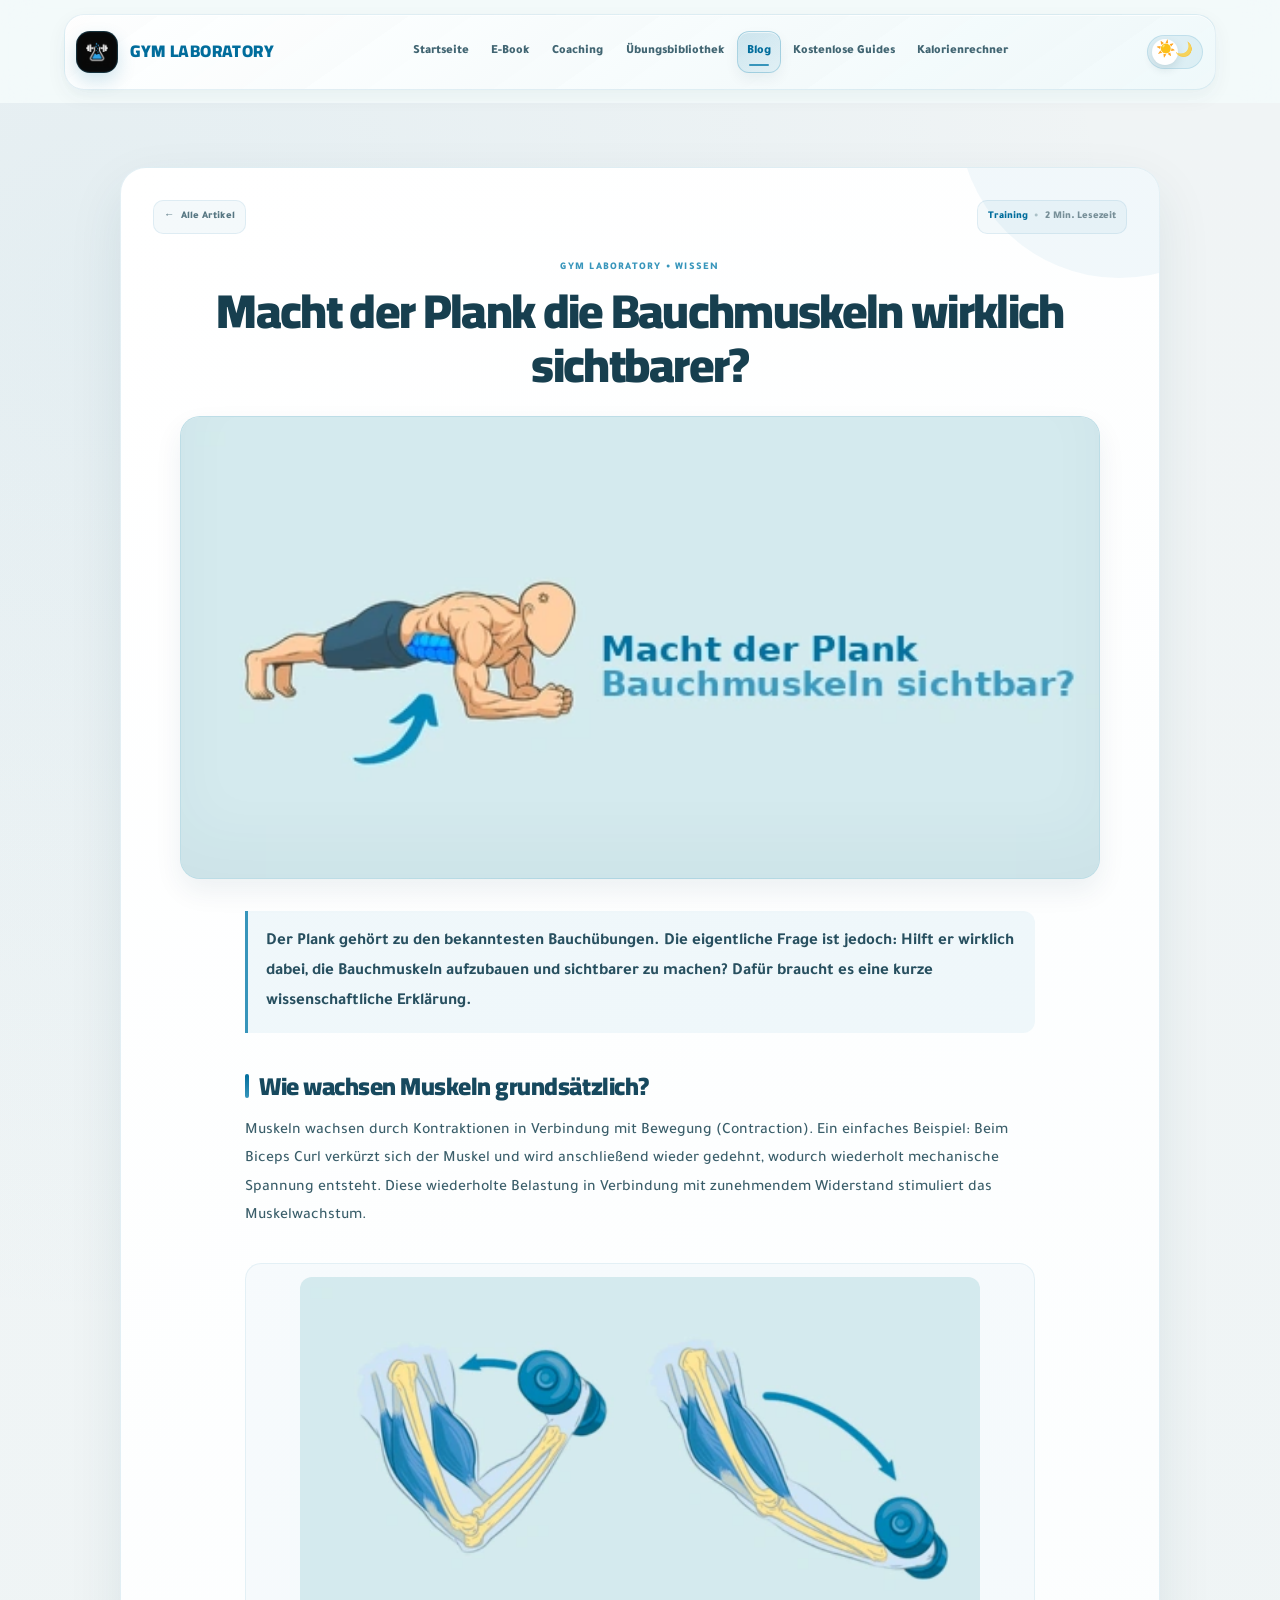
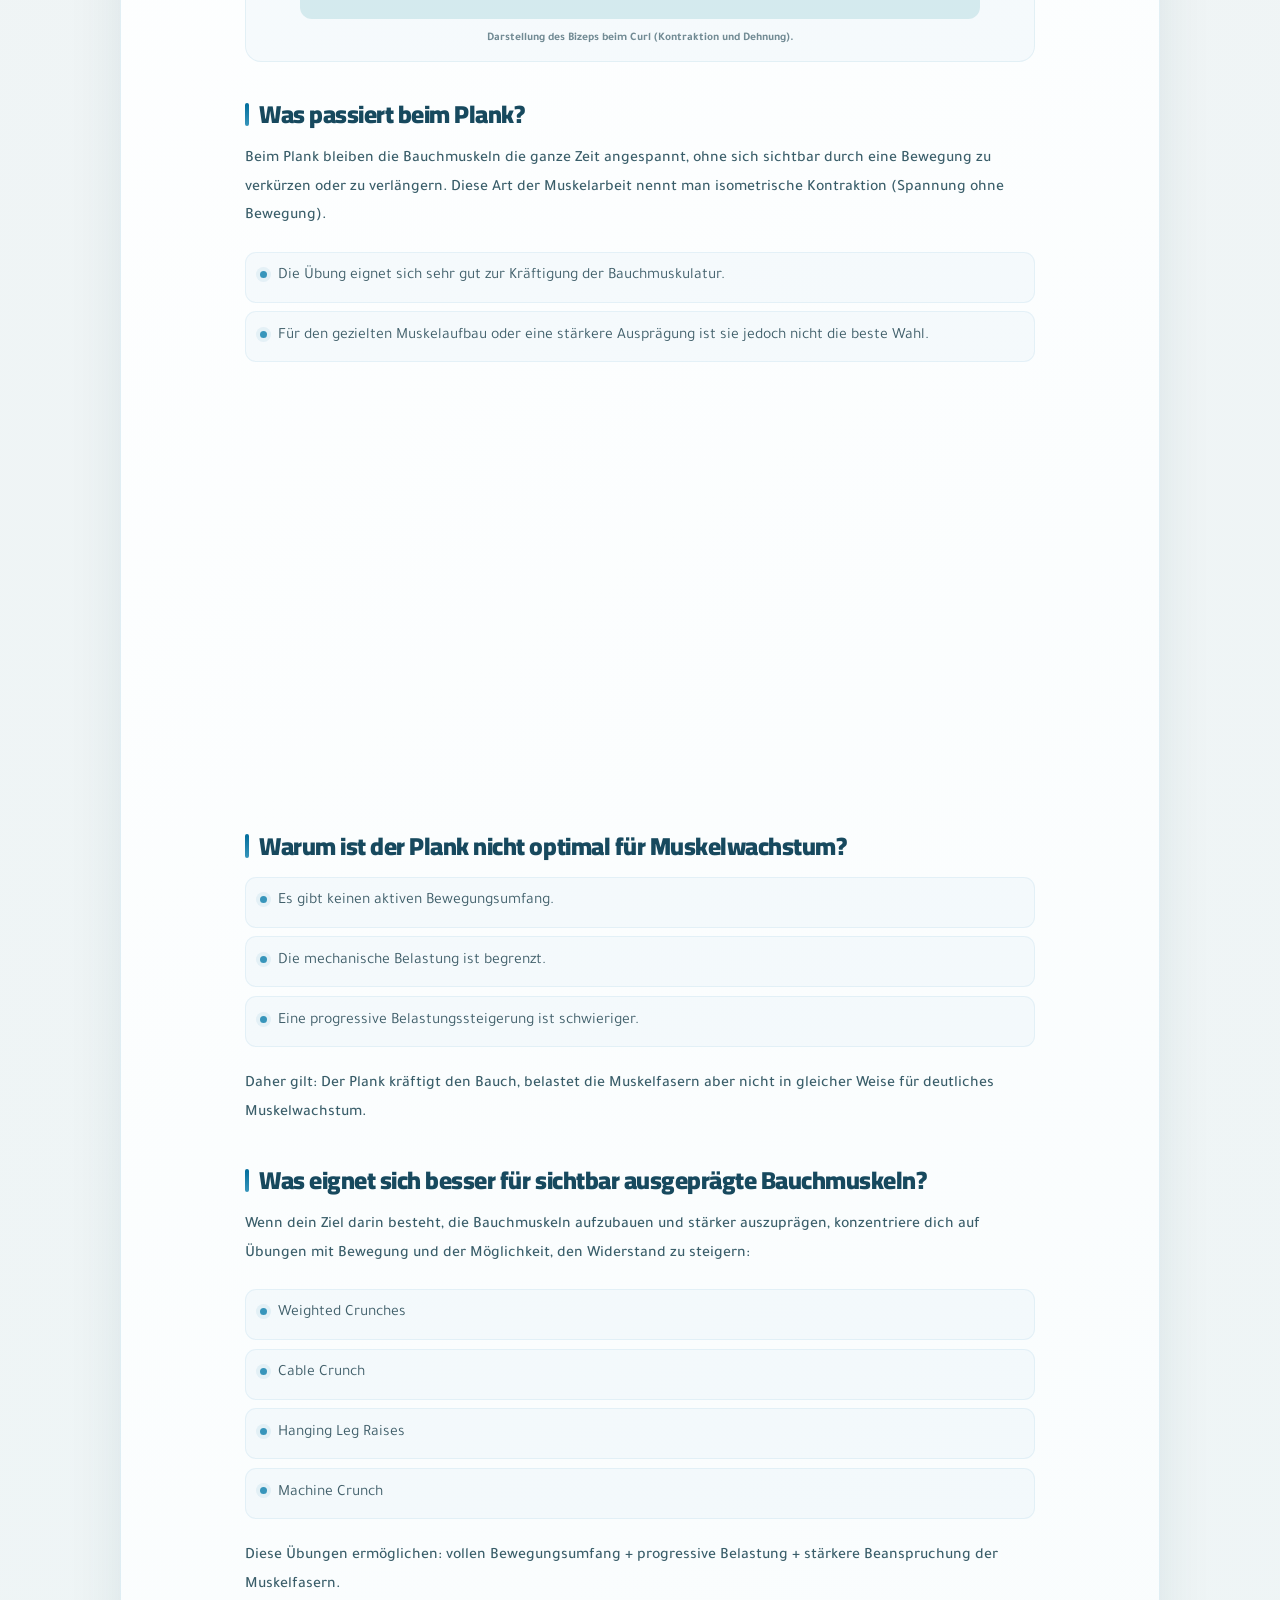
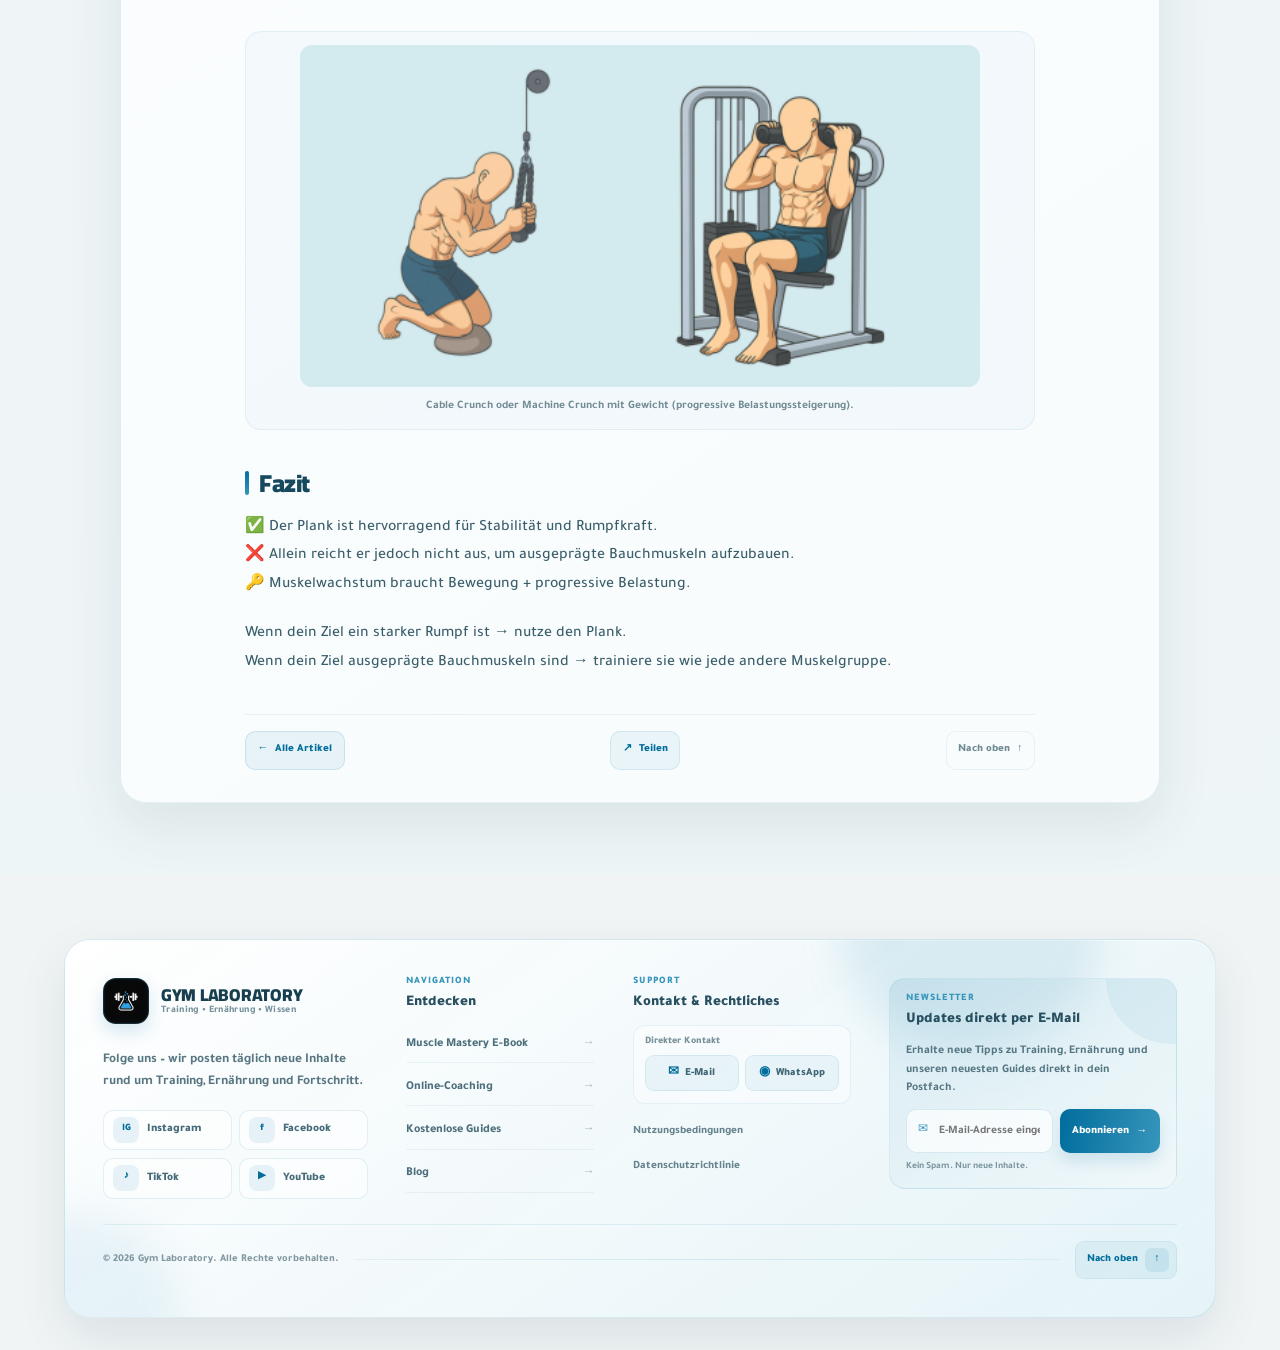
<file: blog3.html>
<!DOCTYPE html>

<html dir="ltr" lang="de">
<head>
<meta charset="utf-8"/>
<meta content="width=device-width, initial-scale=1.0" name="viewport"/>
<title>GYM LABORATORY – Macht der Plank die Bauchmuskeln wirklich sichtbarer?</title>
<!-- Fonts -->
<link href="https://fonts.googleapis.com" rel="preconnect"/>
<link crossorigin="" href="https://fonts.gstatic.com" rel="preconnect"/>
<link href="https://fonts.googleapis.com/css2?family=Cairo:wght@400;600;700;800&amp;family=Tajawal:wght@400;500;700&amp;display=swap" rel="stylesheet"/>
<link href="style.css" rel="stylesheet"/>
</head>
<body data-page="article">
<div id="top"></div>
<!-- Header -->
<header class="site-header" id="siteHeader">
<div class="container">
<div class="header-shell">
<a aria-label="GYM LABORATORY Startseite" class="logo header-brand" href="index.html#home">
<span aria-hidden="true" class="header-brand-mark header-brand-mark--logo">
<img alt="" src="images/gym-laboratory-logo.webp"/>
</span>
<span class="header-brand-name">GYM LABORATORY</span>
</a>
<nav aria-label="Hauptnavigation" class="nav-menu" id="primaryNav">
<a class="nav-link" href="index.html#home">Startseite</a><a class="nav-link" href="index.html#ebook">E-Book</a><a class="nav-link" href="index.html#online">Coaching</a><a class="nav-link" href="exercises.html">Übungsbibliothek</a><a aria-current="page" class="nav-link active" href="blog.html">Blog</a><a class="nav-link" href="index.html#free-guides">Kostenlose Guides</a><a class="nav-link" href="index.html#bmr">Kalorienrechner</a>
</nav>
<div class="header-actions">
<label class="theme-switch header-theme-switch" title="Darstellung ändern">
<input aria-label="Darstellung ändern" id="themeToggle" type="checkbox"/>
<span aria-hidden="true" class="theme-slider">
<span class="theme-icon theme-icon--sun">☀️</span>
<span class="theme-icon theme-icon--moon">🌙</span>
</span>
</label>
<button aria-controls="primaryNav" aria-expanded="false" aria-label="Menü öffnen" class="nav-toggle" id="navToggle" type="button">
<span></span><span></span><span></span>
</button>
</div>
</div>
</div>
</header>
<!-- Article content -->
<section class="article-section">
<div class="container">
<div class="article-container article-container--premium">
<div class="article-topbar"><a class="article-breadcrumb" href="blog.html">← <span>Alle Artikel</span></a><div class="article-meta"><span class="article-category">Training</span><span aria-hidden="true" class="article-meta-dot">•</span><span class="article-reading-time">2 Min. Lesezeit</span></div></div><div class="article-heading"><span class="article-eyebrow">GYM LABORATORY • WISSEN</span><h1 class="article-title">Macht der Plank die Bauchmuskeln wirklich sichtbarer?</h1></div><div class="article-hero-media"><img alt="Macht der Plank die Bauchmuskeln wirklich sichtbarer?" class="article-image" loading="lazy" src="images/blog/blog3.webp"/></div><div class="article-body">
<p class="article-lead">
              Der Plank gehört zu den bekanntesten Bauchübungen. Die eigentliche Frage ist jedoch:
               Hilft er wirklich dabei, die Bauchmuskeln aufzubauen und sichtbarer zu machen? Dafür braucht es eine kurze wissenschaftliche Erklärung.
            </p>
<h2>Wie wachsen Muskeln grundsätzlich?</h2>
<p>
              Muskeln wachsen durch Kontraktionen in Verbindung mit Bewegung (<span dir="ltr">Contraction</span>).
               Ein einfaches Beispiel: Beim <span dir="ltr">Biceps Curl</span> verkürzt sich der Muskel und wird anschließend wieder gedehnt, wodurch wiederholt mechanische Spannung entsteht.
               Diese wiederholte Belastung in Verbindung mit zunehmendem Widerstand stimuliert das Muskelwachstum.
            </p>
<figure class="article-figure">
<img alt="Darstellung von Kontraktion und Dehnung des Bizeps beim Curl" class="article-image" loading="lazy" src="images/blog/blog3-biceps-contraction.webp"/>
<figcaption>Darstellung des Bizeps beim Curl (Kontraktion und Dehnung).</figcaption>
</figure>
<h2>Was passiert beim Plank?</h2>
<p>
              Beim Plank bleiben die Bauchmuskeln die ganze Zeit angespannt, ohne sich sichtbar durch eine Bewegung zu verkürzen oder zu verlängern.
               Diese Art der Muskelarbeit nennt man <span dir="ltr">isometrische Kontraktion</span> (Spannung ohne Bewegung).
            </p>
<ul>
<li>Die Übung eignet sich sehr gut zur Kräftigung der Bauchmuskulatur.</li>
<li>Für den gezielten Muskelaufbau oder eine stärkere Ausprägung ist sie jedoch nicht die beste Wahl.</li>
</ul>
<figure class="article-figure">
<img alt="Plank-Position mit angespannter Muskulatur ohne Bewegung" class="article-image" loading="lazy" src="images/blog/blog3-plank-isometric.webp"/>
<figcaption>Plank-Position: Die Muskulatur bleibt angespannt, ohne dass eine Bewegung stattfindet.</figcaption>
</figure>
<h2>Warum ist der Plank nicht optimal für Muskelwachstum?</h2>
<ul>
<li>Es gibt keinen aktiven Bewegungsumfang.</li>
<li>Die mechanische Belastung ist begrenzt.</li>
<li>Eine progressive Belastungssteigerung ist schwieriger.</li>
</ul>
<p>
              Daher gilt: Der Plank kräftigt den Bauch, belastet die Muskelfasern aber nicht in gleicher Weise für deutliches Muskelwachstum.
            </p>
<h2>Was eignet sich besser für sichtbar ausgeprägte Bauchmuskeln?</h2>
<p>
              Wenn dein Ziel darin besteht, die Bauchmuskeln aufzubauen und stärker auszuprägen, konzentriere dich auf Übungen mit Bewegung und der Möglichkeit, den Widerstand zu steigern:
            </p>
<ul>
<li><span dir="ltr">Weighted Crunches</span></li>
<li><span dir="ltr">Cable Crunch</span></li>
<li><span dir="ltr">Hanging Leg Raises</span></li>
<li><span dir="ltr">Machine Crunch</span></li>
</ul>
<p>Diese Übungen ermöglichen: vollen Bewegungsumfang + progressive Belastung + stärkere Beanspruchung der Muskelfasern.</p>
<figure class="article-figure">
<img alt="Beispiel für Cable Crunch oder Machine Crunch mit zusätzlichem Gewicht" class="article-image" loading="lazy" src="images/blog/blog3-cable-crunch.webp"/>
<figcaption>Cable Crunch oder Machine Crunch mit Gewicht (progressive Belastungssteigerung).</figcaption>
</figure>
<h2>Fazit</h2>
<p>
              ✅ Der Plank ist hervorragend für Stabilität und Rumpfkraft.<br/>
              ❌ Allein reicht er jedoch nicht aus, um ausgeprägte Bauchmuskeln aufzubauen.<br/>
              🔑 Muskelwachstum braucht Bewegung + progressive Belastung.
            </p>
<p>
              Wenn dein Ziel ein starker Rumpf ist → nutze den Plank.<br/>
              Wenn dein Ziel ausgeprägte Bauchmuskeln sind → trainiere sie wie jede andere Muskelgruppe.
            </p>
</div><div class="article-bottom-nav"><a class="article-back-button" href="blog.html"><span aria-hidden="true">←</span> Alle Artikel</a><a class="article-top-link" href="#top">Nach oben <span aria-hidden="true">↑</span></a></div>
</div>
</div>
</section>
<!-- Footer -->
<footer class="site-footer">
<div class="container">
<div class="footer-card footer-card--premium">
<div aria-hidden="true" class="footer-glow footer-glow--one"></div>
<div aria-hidden="true" class="footer-glow footer-glow--two"></div>
<div class="footer-grid footer-grid--premium">
<!-- Brand -->
<div class="footer-col footer-brand">
<a aria-label="Zur Startseite" class="footer-brand-lockup" href="index.html#home">
<span aria-hidden="true" class="footer-brand-mark footer-brand-mark--logo">
<img alt="" loading="lazy" src="images/gym-laboratory-logo.webp"/>
</span>
<span class="footer-brand-copy">
<strong class="footer-brand-title">GYM LABORATORY</strong>
<small>Training • Ernährung • Wissen</small>
</span>
</a>
<p class="footer-brand-text">
                Folge uns – wir posten täglich neue Inhalte rund um Training, Ernährung und Fortschritt.
              </p>
<div class="footer-social">
<a class="footer-pill" href="https://www.instagram.com/gymlaboo/" rel="noopener" target="_blank">
<span class="footer-social-dot">IG</span>
                  Instagram
                </a>
<a class="footer-pill" href="https://www.facebook.com/profile.php?id=61576849801264" rel="noopener" target="_blank">
<span class="footer-social-dot">f</span>
                  Facebook
                </a>
<a class="footer-pill" href="https://www.tiktok.com/@gymlaboo" rel="noopener" target="_blank">
<span class="footer-social-dot">♪</span>
                  TikTok
                </a>
<a class="footer-pill" href="https://www.youtube.com/@gymlabo" rel="noopener" target="_blank">
<span class="footer-social-dot">▶</span>
                  YouTube
                </a>
</div>
</div>
<!-- Explore -->
<div class="footer-col">
<span class="footer-col-eyebrow">Navigation</span>
<h4 class="footer-title">Entdecken</h4>
<ul class="footer-links footer-links--premium">
<li><a href="index.html#ebook"><span>Muscle Mastery E-Book</span><span>→</span></a></li>
<li><a href="index.html#online"><span>Online-Coaching</span><span>→</span></a></li>
<li><a href="index.html#free-guides"><span>Kostenlose Guides</span><span>→</span></a></li>
<li><a href="blog.html"><span>Blog</span><span>→</span></a></li>
</ul>
</div>
<!-- Contact + legal -->
<div class="footer-col">
<span class="footer-col-eyebrow">Support</span>
<h4 class="footer-title">Kontakt &amp; Rechtliches</h4>
<div class="footer-contact-box">
<span class="footer-contact-label">Direkter Kontakt</span>
<div class="footer-contact-actions">
<a aria-label="E-Mail-Adresse kopieren" class="footer-icon footer-icon--wide" data-copy-email="contact.labooo@gmail.com" href="#">
<span class="footer-contact-symbol">✉</span>
<span>E-Mail</span>
</a>
<a aria-label="WhatsApp" class="footer-icon footer-icon--wide" href="https://wa.me/212657994110" rel="noopener" target="_blank">
<span class="footer-contact-symbol">◉</span>
<span>WhatsApp</span>
</a>
</div>
</div>
<ul class="footer-links footer-legal-links">
<li><a href="#" id="terms-link">Nutzungsbedingungen</a></li>
<li><a href="#" id="privacy-link">Datenschutzrichtlinie</a></li>
</ul>
</div>
<!-- Newsletter -->
<div class="footer-col footer-newsletter-card">
<span class="footer-col-eyebrow">Newsletter</span>
<h4 class="footer-title">Updates direkt per E-Mail</h4>
<p class="footer-muted">
                Erhalte neue Tipps zu Training, Ernährung und unseren neuesten Guides direkt in dein Postfach.
              </p>
<form action="https://docs.google.com/forms/d/e/1FAIpQLSf1J3YBh-Xstf0M2CuExO_WGVY75-u4iBIj2NMQHoWoRmXLrg/formResponse" class="newsletter" method="POST" onsubmit="newsletterSuccess()" target="hidden_iframe">
<div class="newsletter-field">
<span aria-hidden="true" class="newsletter-mail-icon">✉</span>
<input name="entry.364924139" placeholder="E-Mail-Adresse eingeben" required="" type="email"/>
</div>
<button type="submit">
<span>Abonnieren</span>
<span aria-hidden="true">→</span>
</button>
</form>
<iframe name="hidden_iframe" style="display:none;"></iframe>
<p class="newsletter-success" id="newsletter-success" style="display:none;"></p>
<span class="footer-newsletter-note">Kein Spam. Nur neue Inhalte.</span>
</div>
</div>
<div class="footer-bottom footer-bottom--premium">
<span class="footer-copyright">
              © 2026 Gym Laboratory. Alle Rechte vorbehalten.
            </span>
<span aria-hidden="true" class="footer-bottom-line"></span>
<a class="footer-backtop" href="#top">
<span>Nach oben</span>
<span aria-hidden="true" class="footer-backtop-arrow">↑</span>
</a>
</div>
</div>
</div>
</footer>
<!-- Legal modal overlay and container (updated to match exercises.html) -->
<div class="legal-modal-overlay" id="legalOverlay" style="display: none;"></div>
<div class="legal-modal" id="legalModal" style="display: none;">
<div class="legal-modal-content">
<span class="legal-close" id="legalCloseBtn">×</span>
<h3 id="legalModalTitle"></h3>
<div class="legal-modal-body" id="legalModalBody"></div>
</div>
</div>
<!-- Hidden detailed legal content for Terms of Service and Privacy Policy -->
<div id="terms-content" style="display:none;">
<p><strong>Letzte Aktualisierung:</strong> 07. Januar 2026</p>
<p>Willkommen auf der Website von GYM LABORATORY. Durch die Nutzung dieser Website oder eines unserer Angebote bestätigst du, dass du diese Bedingungen gelesen und verstanden hast und ihnen zustimmst.</p>
<p><strong>1) Definitionen</strong></p>
<p><strong>Website:</strong> Die Plattform GYM LABORATORY und die damit verbundenen Inhalte.</p>
<p><strong>Angebote:</strong> Dazu gehören Lerninhalte, die Übungsbibliothek, der Blog, der Kalorienrechner, Online-Coaching und digitale Bücher (E-Books).</p>
<p><strong>Nutzer:</strong> Jede Person, die die Website besucht oder eines der Angebote nutzt.</p>
<p><strong>Inhalte:</strong> Alle Texte, Bilder, Trainingsprogramme, Artikel, Videos, Übungen und Lernmaterialien, die auf der Website verfügbar sind.</p>
<p><strong>2) Annahme der Bedingungen</strong><br/>Durch die Nutzung der Website erklärst du dich mit diesen Bedingungen einverstanden. Wenn du ihnen nicht zustimmst, musst du die Nutzung der Website und ihrer Angebote sofort einstellen.</p>
<p><strong>3) Art der Angebote und keine Ergebnisgarantie</strong><br/>GYM LABORATORY bietet Bildungs- und Informationsinhalte zu Fitness und Ernährung. Dabei gilt:<br/>Ergebnisse unterscheiden sich von Person zu Person und hängen unter anderem von Konsequenz, Alter, Genetik, Gesundheitszustand und Lebensstil ab.<br/>Empfehlungen oder Programme dienen als allgemeine Orientierung oder basieren beim persönlichen Coaching auf den von dir bereitgestellten Angaben.</p>
<p><strong>4) Gesundheitshinweis und medizinische Verantwortung (sehr wichtig)</strong><br/>Die Website ersetzt keinen Arzt oder medizinisches Fachpersonal. Durch die Nutzung unserer Angebote bestätigst du Folgendes:<br/>Wenn du an einer Krankheit oder gesundheitlichen Beeinträchtigung leidest (z. B. Herz-Kreislauf-Erkrankungen, Bluthochdruck, Diabetes, Verletzungen oder andere medizinische Beschwerden), solltest du vor Beginn eines Programms, Trainings oder einer Ernährungsumstellung ärztlichen Rat einholen.<br/>Du nutzt die Inhalte und Angebote der Website auf eigene Verantwortung.<br/>Wir übernehmen keine Haftung für Verletzungen oder Schäden, die durch falsche Anwendung, fehlende fachliche Beratung oder unsachgemäße Nutzung der Informationen entstehen.</p>
<p><strong>5) Digitale Bücher und Online-Coaching</strong><br/>Wir können digitale Produkte und Dienstleistungen anbieten, zum Beispiel:<br/>E-Books<br/>Persönliches Coaching / Online-Trainingsprogramme<br/>Dabei gilt:<br/>Diese Angebote sind digital und nicht materiell.<br/>Nach der Bereitstellung bzw. Zusendung eines Produkts oder Programms an den Nutzer kann eine Rückgabe aufgrund der digitalen Natur des Inhalts nicht garantiert werden.</p>
<p><strong>6) Zahlung und Zahlungsmethoden</strong><br/>Zahlungen können unter anderem über PayPal, Banküberweisung oder Western Union akzeptiert werden. Weitere Zahlungsmethoden können künftig hinzukommen.<br/>Der Nutzer ist dafür verantwortlich, bei der Zahlung korrekte Angaben zu machen und gegebenenfalls anfallende Überweisungsgebühren zu tragen.</p>
<p><strong>7) Rückerstattungsrichtlinie (Refund Policy)</strong><br/>Derzeit bieten wir aufgrund der Art digitaler Inhalte und Online-Dienstleistungen keine allgemeine Rückerstattungsregelung an. In Ausnahmefällen können Anfragen nach unserem Ermessen geprüft werden.</p>
<p><strong>8) Geistiges Eigentum</strong><br/>Alle Inhalte auf der Website von GYM LABORATORY (Artikel, Programme, Design, Texte, Bilder usw.) gehören zur Website. Inhalte dürfen ohne Genehmigung weder kopiert noch erneut veröffentlicht oder verkauft werden. Tipps und Informationen dürfen für persönliche oder Bildungszwecke genutzt werden, um Wissen zu verbreiten und das Fitnessniveau in Marokko und der arabischen Welt zu verbessern, sofern die Inhalte nicht als eigene ausgegeben oder kommerziell genutzt werden.</p>
<p><strong>9) Unzulässige Nutzung</strong><br/>Es ist untersagt, die Inhalte ohne Genehmigung kommerziell zu verwenden oder störende bzw. schädliche Daten oder Nachrichten zu versenden.</p>
<p><strong>10) Externe Links</strong><br/>Die Website kann Links zu anderen Plattformen wie Instagram, TikTok oder YouTube enthalten. Für die Inhalte oder Richtlinien dieser Websites sind wir nicht verantwortlich.</p>
<p><strong>11) Änderungen der Bedingungen</strong><br/>Wir behalten uns das Recht vor, diese Nutzungsbedingungen jederzeit zu ändern. Die weitere Nutzung der Website nach einer Aktualisierung gilt als Zustimmung zu den neuen Bedingungen.</p>
<p><strong>12) Kontakt und Support</strong><br/>Bei Fragen oder Anliegen zu unseren Angeboten kannst du uns per E-Mail kontaktieren:<br/>📩 contact.labooo@gmail.com<br/>Voraussichtliche Antwortzeit: 24 bis 72 Stunden.</p>
</div>
<div id="privacy-content" style="display:none;">
<p><strong>Letzte Aktualisierung:</strong> 07. Januar 2026</p>
<p>Bei GYM LABORATORY respektieren wir deine Privatsphäre und verpflichten uns zum Schutz deiner Daten. Diese Richtlinie erklärt, welche Informationen wir erfassen und wie wir sie verwenden.</p>
<p><strong>1) Welche Informationen wir erfassen</strong></p>
<p>Wir erfassen nur die minimal erforderlichen Daten, zum Beispiel:</p>
<p><strong>a) E-Mail-Adresse (Newsletter)</strong><br/>Wenn du unseren Newsletter abonnierst, erfassen wir gegebenenfalls nur deine E-Mail-Adresse. Sie wird verwendet, um Tipps zu Ernährung und Training sowie Updates zu Artikeln und neuen Inhalten zu senden.</p>
<p><strong>b) Daten für das Online-Coaching</strong><br/>Beim Ausfüllen des Coaching-Formulars kannst du Angaben wie Ziel, Größe und Gewicht, Alter, Aktivitätsniveau sowie Informationen zu Ernährung und Training und gegebenenfalls Gesundheitsinformationen angeben. ⚠️ Diese Informationen werden ausschließlich verwendet, um ein passendes Programm für dich zu erstellen.</p>
<p><strong>2) Wie wir deine Daten verwenden</strong><br/>Wir verwenden deine Daten ausschließlich, um Coaching- und Ernährungsprogramme bereitzustellen, den Newsletter an Personen zu senden, die dem zugestimmt haben, und dich bezüglich unserer Angebote zu kontaktieren.</p>
<p><strong>3) Keine Weitergabe von Daten</strong><br/>Wir verkaufen oder teilen deine personenbezogenen Daten nicht mit Dritten; deine Daten bleiben privat und vertraulich. Eine technische Weitergabe kann lediglich im Zusammenhang mit Zahlungen erfolgen (z. B. PayPal oder Banküberweisung), da diese Dienste Zahlungsdaten zur Abwicklung der Transaktion benötigen.</p>
<p><strong>4) Datenschutz</strong><br/>Wir verpflichten uns, angemessene Sicherheitsmaßnahmen zu ergreifen, um deine Daten vor unbefugtem Zugriff, Offenlegung oder Veränderung zu schützen.</p>
<p><strong>5) Cookies</strong><br/>Die Website kann Cookies verwenden, um die Nutzererfahrung zu verbessern, zum Beispiel um den Dunkelmodus zu speichern und die Leistung der Website zu optimieren.</p>
<p><strong>6) Rechte der Nutzer</strong><br/>Du kannst jederzeit verlangen, dass deine E-Mail-Adresse aus dem Newsletter-Verteiler entfernt wird, und uns kontaktieren, um die Löschung deiner Coaching-Daten zu beantragen.</p>
<p><strong>7) Änderungen dieser Richtlinie</strong><br/>Wir können diese Datenschutzrichtlinie aktualisieren, wenn neue Angebote oder Funktionen hinzukommen (zum Beispiel künftig Benutzerkonten). Aktualisierungen werden auf dieser Seite veröffentlicht.</p>
<p><strong>8) Kontakt</strong><br/>Bei Anliegen zu Datenschutz oder Daten: 📩 contact.labooo@gmail.com<br/>Wir antworten innerhalb von 24 bis 72 Stunden.</p>
</div>
<!-- Scripts -->
<script>
      // Newsletter success handler function to show a thank you message after form submission.
      function newsletterSuccess() {
        const msgEl = document.getElementById('newsletter-success');
        if (msgEl) {
          msgEl.textContent = 'Vielen Dank für deine Anmeldung!';
          msgEl.style.display = 'block';
          setTimeout(() => {
            msgEl.style.display = 'none';
          }, 4000);
        }
      }

      document.addEventListener("DOMContentLoaded", () => {
        const toggle = document.getElementById("themeToggle");
        const saved = localStorage.getItem("theme");
        const startDark =
          saved === "dark" ||
          (!saved && window.matchMedia("(prefers-color-scheme: dark)").matches);
        document.body.classList.toggle("dark", startDark);
        toggle.checked = startDark;
        toggle.addEventListener("change", () => {
          const isDark = toggle.checked;
          document.body.classList.toggle("dark", isDark);
          localStorage.setItem("theme", isDark ? "dark" : "light");
        });
        // Newsletter form submission is handled by Google Form. The thank-you
        // message is displayed by the newsletterSuccess() handler on submit.
        const backBtn = document.createElement('button');
        backBtn.className = 'back-to-top';
        backBtn.setAttribute('aria-label', 'Nach oben');
        backBtn.innerHTML = '↑';
        document.body.appendChild(backBtn);
        backBtn.addEventListener('click', () => {
          window.scrollTo({ top: 0, behavior: 'smooth' });
        });
        window.addEventListener('scroll', () => {
          if (window.scrollY > 400) backBtn.classList.add('show');
          else backBtn.classList.remove('show');
        });
      });
    </script>
<!-- Script to copy email address to clipboard and display toast -->
<script>
      document.addEventListener('DOMContentLoaded', function () {
        const emailIcons = document.querySelectorAll('a[data-copy-email]');
        emailIcons.forEach(function (icon) {
          icon.addEventListener('click', function (ev) {
            ev.preventDefault();
            const mail = icon.getAttribute('data-copy-email');
            if (!mail) return;
            navigator.clipboard.writeText(mail).then(function () {
              const existing = document.querySelector('.email-copy-toast');
              if (existing) existing.remove();
              const toast = document.createElement('div');
              toast.className = 'email-copy-toast';
              toast.textContent = 'E-Mail-Adresse kopiert!';
              document.body.appendChild(toast);
              setTimeout(function () {
                toast.remove();
              }, 3000);
            });
          });
        });
      });
    </script>
<!-- Additional script for legal modals and newsletter -->
<script>
      document.addEventListener('DOMContentLoaded', function() {
        const legalOverlay = document.getElementById('legalOverlay');
        const legalModal = document.getElementById('legalModal');
        const legalModalTitle = document.getElementById('legalModalTitle');
        const legalModalBody = document.getElementById('legalModalBody');
        const legalCloseBtn = document.getElementById('legalCloseBtn');
        function showLegal(title, html) {
          if (legalModalTitle) legalModalTitle.textContent = title;
          if (legalModalBody) legalModalBody.innerHTML = html;
          if (legalOverlay) legalOverlay.style.display = 'flex';
          if (legalModal) legalModal.style.display = 'block';
        }
        const termsLink = document.getElementById('terms-link');
        const privacyLink = document.getElementById('privacy-link');
        if (termsLink) {
          termsLink.addEventListener('click', function(e) {
            e.preventDefault();
            const termsEl = document.getElementById('terms-content');
            const htmlContent = termsEl ? termsEl.innerHTML : '';
            showLegal('Nutzungsbedingungen', htmlContent);
          });
        }
        if (privacyLink) {
          privacyLink.addEventListener('click', function(e) {
            e.preventDefault();
            const privacyEl = document.getElementById('privacy-content');
            const htmlContent = privacyEl ? privacyEl.innerHTML : '';
            showLegal('Datenschutzrichtlinie', htmlContent);
          });
        }
        if (legalCloseBtn) {
          legalCloseBtn.addEventListener('click', function() {
            if (legalOverlay) legalOverlay.style.display = 'none';
            if (legalModal) legalModal.style.display = 'none';
          });
        }
        if (legalOverlay) {
          legalOverlay.addEventListener('click', function() {
            legalOverlay.style.display = 'none';
            legalModal.style.display = 'none';
          });
        }
        // Newsletter form submission is handled by Google Form. No client-side interception needed here.
      });
    </script>
<script defer="" src="mobile-enhancements.js"></script></body>
</html>
</file>
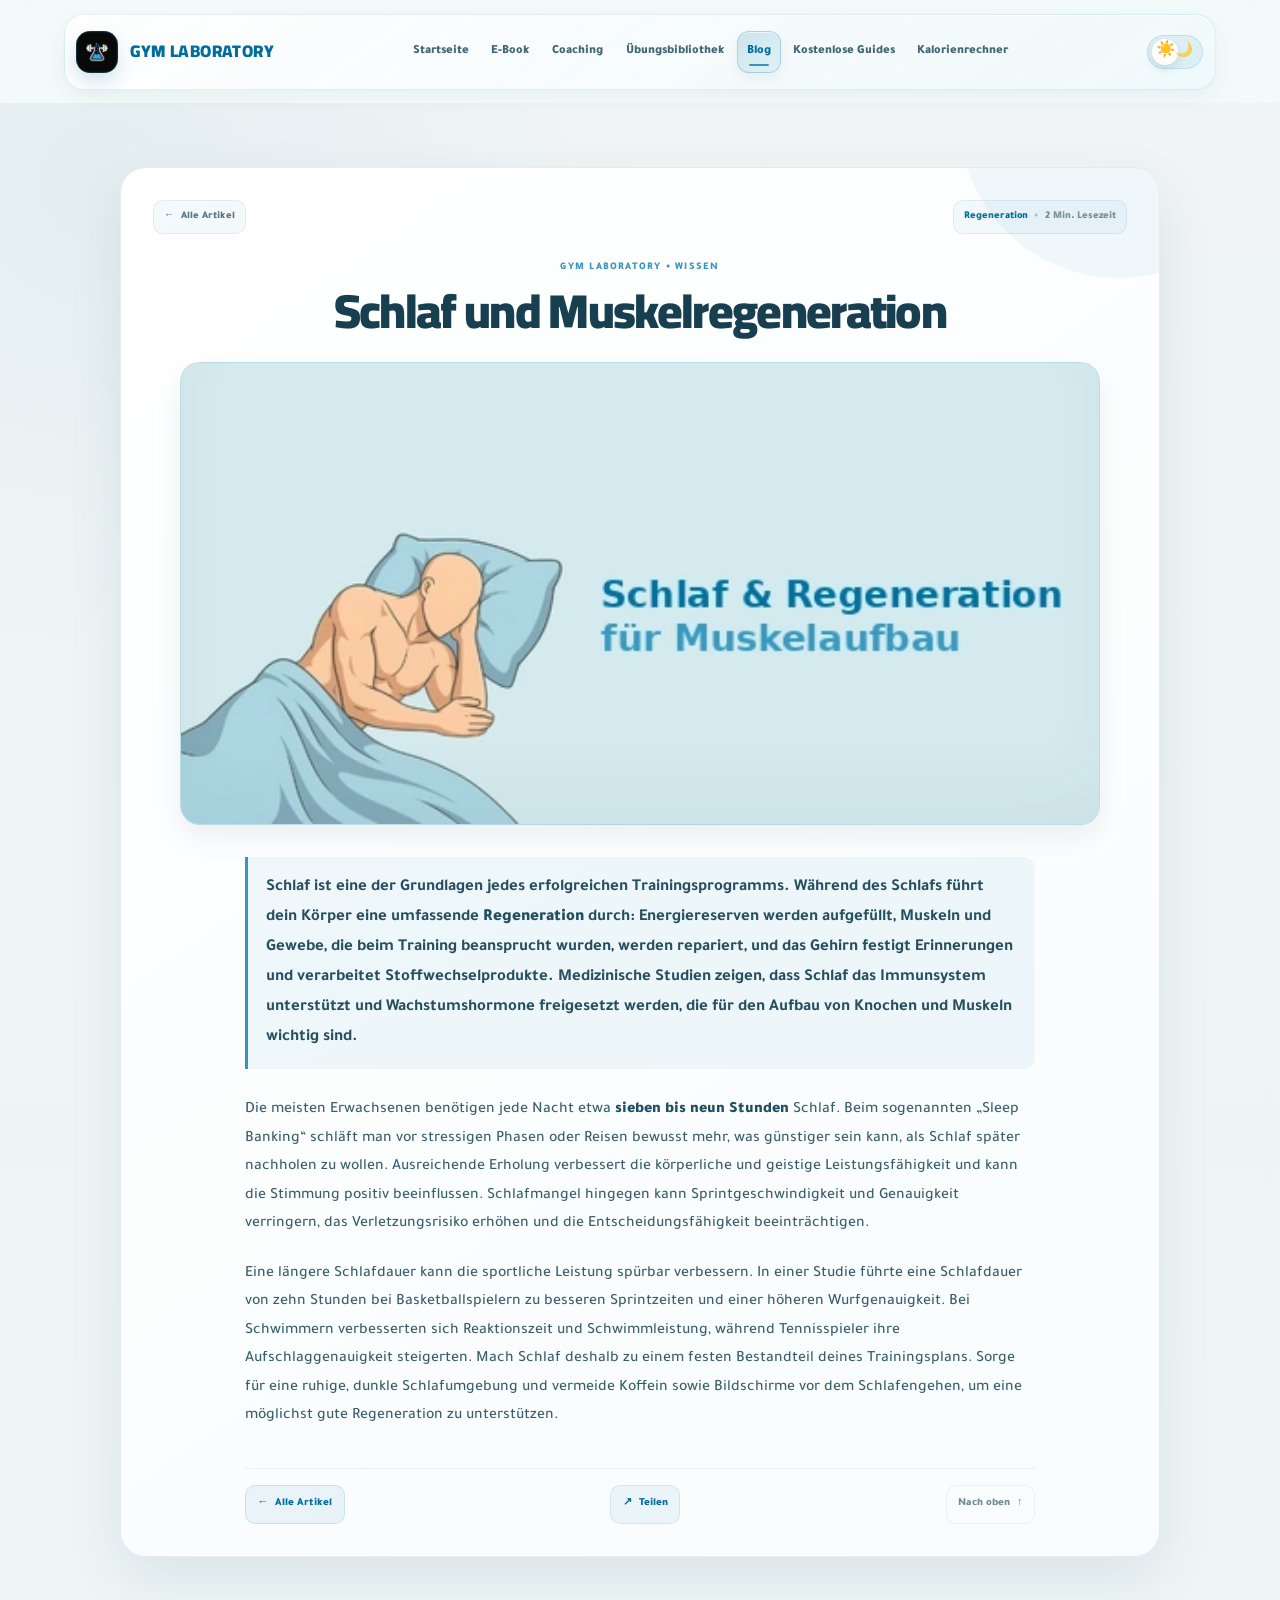
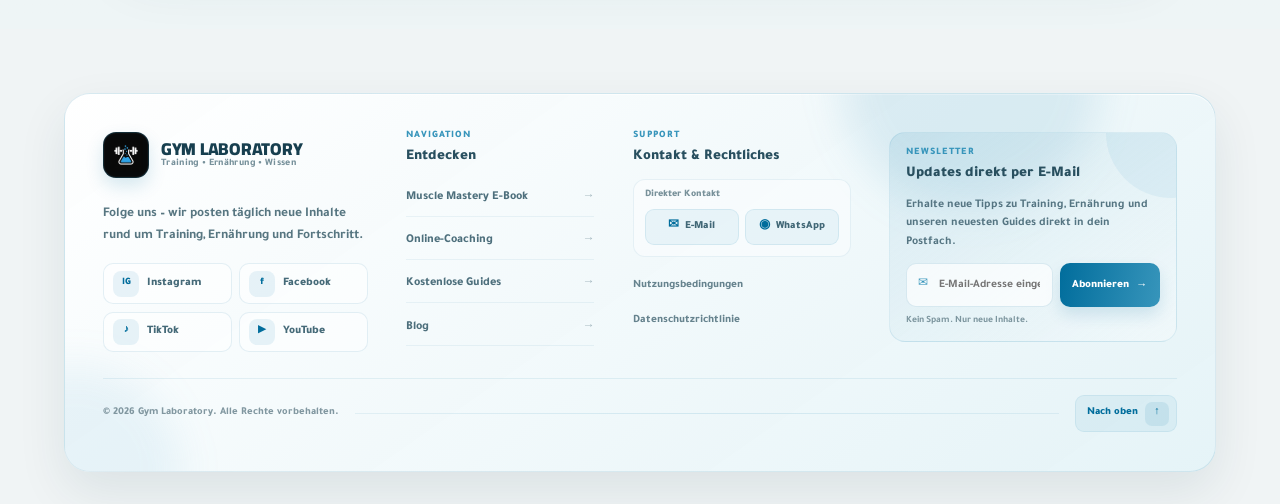
<file: blog4.html>
<!DOCTYPE html>

<html dir="ltr" lang="de">
<head>
<meta charset="utf-8"/>
<meta content="width=device-width, initial-scale=1.0" name="viewport"/>
<title>GYM LABORATORY – Schlaf und Muskelregeneration</title>
<!-- Fonts -->
<link href="https://fonts.googleapis.com" rel="preconnect"/>
<link crossorigin="" href="https://fonts.gstatic.com" rel="preconnect"/>
<link href="https://fonts.googleapis.com/css2?family=Cairo:wght@400;600;700;800&amp;family=Tajawal:wght@400;500;700&amp;display=swap" rel="stylesheet"/>
<link href="style.css" rel="stylesheet"/>
</head>
<body data-page="article">
<div id="top"></div>
<!-- Header -->
<header class="site-header" id="siteHeader">
<div class="container">
<div class="header-shell">
<a aria-label="GYM LABORATORY Startseite" class="logo header-brand" href="index.html#home">
<span aria-hidden="true" class="header-brand-mark header-brand-mark--logo">
<img alt="" src="images/gym-laboratory-logo.webp"/>
</span>
<span class="header-brand-name">GYM LABORATORY</span>
</a>
<nav aria-label="Hauptnavigation" class="nav-menu" id="primaryNav">
<a class="nav-link" href="index.html#home">Startseite</a><a class="nav-link" href="index.html#ebook">E-Book</a><a class="nav-link" href="index.html#online">Coaching</a><a class="nav-link" href="exercises.html">Übungsbibliothek</a><a aria-current="page" class="nav-link active" href="blog.html">Blog</a><a class="nav-link" href="index.html#free-guides">Kostenlose Guides</a><a class="nav-link" href="index.html#bmr">Kalorienrechner</a>
</nav>
<div class="header-actions">
<label class="theme-switch header-theme-switch" title="Darstellung ändern">
<input aria-label="Darstellung ändern" id="themeToggle" type="checkbox"/>
<span aria-hidden="true" class="theme-slider">
<span class="theme-icon theme-icon--sun">☀️</span>
<span class="theme-icon theme-icon--moon">🌙</span>
</span>
</label>
<button aria-controls="primaryNav" aria-expanded="false" aria-label="Menü öffnen" class="nav-toggle" id="navToggle" type="button">
<span></span><span></span><span></span>
</button>
</div>
</div>
</div>
</header>
<!-- Article content -->
<section class="article-section">
<div class="container">
<div class="article-container article-container--premium">
<div class="article-topbar"><a class="article-breadcrumb" href="blog.html">← <span>Alle Artikel</span></a><div class="article-meta"><span class="article-category">Regeneration</span><span aria-hidden="true" class="article-meta-dot">•</span><span class="article-reading-time">2 Min. Lesezeit</span></div></div><div class="article-heading"><span class="article-eyebrow">GYM LABORATORY • WISSEN</span><h1 class="article-title">Schlaf und Muskelregeneration</h1></div><div class="article-hero-media"><img alt="Schlaf und Muskelregeneration" class="article-image" loading="lazy" src="images/blog/blog4.webp"/></div><div class="article-body">
<p class="article-lead">
              Schlaf ist eine der Grundlagen jedes erfolgreichen Trainingsprogramms. Während des Schlafs führt dein Körper
               eine umfassende <strong>Regeneration</strong> durch: Energiereserven werden aufgefüllt, Muskeln und Gewebe,
               die beim Training beansprucht wurden, werden repariert, und das Gehirn festigt Erinnerungen und verarbeitet Stoffwechselprodukte.
               Medizinische Studien zeigen, dass Schlaf das Immunsystem unterstützt und Wachstumshormone freigesetzt werden,
               die für den Aufbau von Knochen und Muskeln wichtig sind.
            </p>
<p>
              Die meisten Erwachsenen benötigen jede Nacht etwa <strong>sieben bis neun Stunden</strong> Schlaf.
               Beim sogenannten „Sleep Banking“ schläft man vor stressigen Phasen oder Reisen bewusst mehr,
               was günstiger sein kann, als Schlaf später nachholen zu wollen. Ausreichende Erholung
               verbessert die körperliche und geistige Leistungsfähigkeit und kann die Stimmung positiv beeinflussen.
               Schlafmangel hingegen kann Sprintgeschwindigkeit und Genauigkeit verringern, das Verletzungsrisiko erhöhen
               und die Entscheidungsfähigkeit beeinträchtigen.
            </p>
<p>
              Eine längere Schlafdauer kann die sportliche Leistung spürbar verbessern. In einer
               Studie führte eine Schlafdauer von zehn Stunden bei Basketballspielern zu besseren Sprintzeiten und einer höheren Wurfgenauigkeit.
               Bei Schwimmern verbesserten sich Reaktionszeit und Schwimmleistung,
               während Tennisspieler ihre Aufschlaggenauigkeit steigerten.
               Mach Schlaf deshalb zu einem festen Bestandteil deines Trainingsplans. Sorge für eine
               ruhige, dunkle Schlafumgebung und vermeide Koffein sowie Bildschirme vor dem Schlafengehen, um eine möglichst gute
               Regeneration zu unterstützen.
            </p>
</div><div class="article-bottom-nav"><a class="article-back-button" href="blog.html"><span aria-hidden="true">←</span> Alle Artikel</a><a class="article-top-link" href="#top">Nach oben <span aria-hidden="true">↑</span></a></div>
</div>
</div>
</section>
<!-- Footer (same as index) -->
<footer class="site-footer">
<div class="container">
<div class="footer-card footer-card--premium">
<div aria-hidden="true" class="footer-glow footer-glow--one"></div>
<div aria-hidden="true" class="footer-glow footer-glow--two"></div>
<div class="footer-grid footer-grid--premium">
<!-- Brand -->
<div class="footer-col footer-brand">
<a aria-label="Zur Startseite" class="footer-brand-lockup" href="index.html#home">
<span aria-hidden="true" class="footer-brand-mark footer-brand-mark--logo">
<img alt="" loading="lazy" src="images/gym-laboratory-logo.webp"/>
</span>
<span class="footer-brand-copy">
<strong class="footer-brand-title">GYM LABORATORY</strong>
<small>Training • Ernährung • Wissen</small>
</span>
</a>
<p class="footer-brand-text">
                Folge uns – wir posten täglich neue Inhalte rund um Training, Ernährung und Fortschritt.
              </p>
<div class="footer-social">
<a class="footer-pill" href="https://www.instagram.com/gymlaboo/" rel="noopener" target="_blank">
<span class="footer-social-dot">IG</span>
                  Instagram
                </a>
<a class="footer-pill" href="https://www.facebook.com/profile.php?id=61576849801264" rel="noopener" target="_blank">
<span class="footer-social-dot">f</span>
                  Facebook
                </a>
<a class="footer-pill" href="https://www.tiktok.com/@gymlaboo" rel="noopener" target="_blank">
<span class="footer-social-dot">♪</span>
                  TikTok
                </a>
<a class="footer-pill" href="https://www.youtube.com/@gymlabo" rel="noopener" target="_blank">
<span class="footer-social-dot">▶</span>
                  YouTube
                </a>
</div>
</div>
<!-- Explore -->
<div class="footer-col">
<span class="footer-col-eyebrow">Navigation</span>
<h4 class="footer-title">Entdecken</h4>
<ul class="footer-links footer-links--premium">
<li><a href="index.html#ebook"><span>Muscle Mastery E-Book</span><span>→</span></a></li>
<li><a href="index.html#online"><span>Online-Coaching</span><span>→</span></a></li>
<li><a href="index.html#free-guides"><span>Kostenlose Guides</span><span>→</span></a></li>
<li><a href="blog.html"><span>Blog</span><span>→</span></a></li>
</ul>
</div>
<!-- Contact + legal -->
<div class="footer-col">
<span class="footer-col-eyebrow">Support</span>
<h4 class="footer-title">Kontakt &amp; Rechtliches</h4>
<div class="footer-contact-box">
<span class="footer-contact-label">Direkter Kontakt</span>
<div class="footer-contact-actions">
<a aria-label="E-Mail-Adresse kopieren" class="footer-icon footer-icon--wide" data-copy-email="contact.labooo@gmail.com" href="#">
<span class="footer-contact-symbol">✉</span>
<span>E-Mail</span>
</a>
<a aria-label="WhatsApp" class="footer-icon footer-icon--wide" href="https://wa.me/212657994110" rel="noopener" target="_blank">
<span class="footer-contact-symbol">◉</span>
<span>WhatsApp</span>
</a>
</div>
</div>
<ul class="footer-links footer-legal-links">
<li><a href="#" id="terms-link">Nutzungsbedingungen</a></li>
<li><a href="#" id="privacy-link">Datenschutzrichtlinie</a></li>
</ul>
</div>
<!-- Newsletter -->
<div class="footer-col footer-newsletter-card">
<span class="footer-col-eyebrow">Newsletter</span>
<h4 class="footer-title">Updates direkt per E-Mail</h4>
<p class="footer-muted">
                Erhalte neue Tipps zu Training, Ernährung und unseren neuesten Guides direkt in dein Postfach.
              </p>
<form action="https://docs.google.com/forms/d/e/1FAIpQLSf1J3YBh-Xstf0M2CuExO_WGVY75-u4iBIj2NMQHoWoRmXLrg/formResponse" class="newsletter" method="POST" onsubmit="newsletterSuccess()" target="hidden_iframe">
<div class="newsletter-field">
<span aria-hidden="true" class="newsletter-mail-icon">✉</span>
<input name="entry.364924139" placeholder="E-Mail-Adresse eingeben" required="" type="email"/>
</div>
<button type="submit">
<span>Abonnieren</span>
<span aria-hidden="true">→</span>
</button>
</form>
<iframe name="hidden_iframe" style="display:none;"></iframe>
<p class="newsletter-success" id="newsletter-success" style="display:none;"></p>
<span class="footer-newsletter-note">Kein Spam. Nur neue Inhalte.</span>
</div>
</div>
<div class="footer-bottom footer-bottom--premium">
<span class="footer-copyright">
              © 2026 Gym Laboratory. Alle Rechte vorbehalten.
            </span>
<span aria-hidden="true" class="footer-bottom-line"></span>
<a class="footer-backtop" href="#top">
<span>Nach oben</span>
<span aria-hidden="true" class="footer-backtop-arrow">↑</span>
</a>
</div>
</div>
</div>
</footer>
<!-- Legal modal overlay and container (updated to match exercises.html) -->
<div class="legal-modal-overlay" id="legalOverlay" style="display: none;"></div>
<div class="legal-modal" id="legalModal" style="display: none;">
<div class="legal-modal-content">
<span class="legal-close" id="legalCloseBtn">×</span>
<h3 id="legalModalTitle"></h3>
<div class="legal-modal-body" id="legalModalBody"></div>
</div>
</div>
<!-- Hidden detailed legal content for Terms of Service and Privacy Policy -->
<div id="terms-content" style="display:none;">
<p><strong>Letzte Aktualisierung:</strong> 07. Januar 2026</p>
<p>Willkommen auf der Website von GYM LABORATORY. Durch die Nutzung dieser Website oder eines unserer Angebote bestätigst du, dass du diese Bedingungen gelesen und verstanden hast und ihnen zustimmst.</p>
<p><strong>1) Definitionen</strong></p>
<p><strong>Website:</strong> Die Plattform GYM LABORATORY und die damit verbundenen Inhalte.</p>
<p><strong>Angebote:</strong> Dazu gehören Lerninhalte, die Übungsbibliothek, der Blog, der Kalorienrechner, Online-Coaching und digitale Bücher (E-Books).</p>
<p><strong>Nutzer:</strong> Jede Person, die die Website besucht oder eines der Angebote nutzt.</p>
<p><strong>Inhalte:</strong> Alle Texte, Bilder, Trainingsprogramme, Artikel, Videos, Übungen und Lernmaterialien, die auf der Website verfügbar sind.</p>
<p><strong>2) Annahme der Bedingungen</strong><br/>Durch die Nutzung der Website erklärst du dich mit diesen Bedingungen einverstanden. Wenn du ihnen nicht zustimmst, musst du die Nutzung der Website und ihrer Angebote sofort einstellen.</p>
<p><strong>3) Art der Angebote und keine Ergebnisgarantie</strong><br/>GYM LABORATORY bietet Bildungs- und Informationsinhalte zu Fitness und Ernährung. Dabei gilt:<br/>Ergebnisse unterscheiden sich von Person zu Person und hängen unter anderem von Konsequenz, Alter, Genetik, Gesundheitszustand und Lebensstil ab.<br/>Empfehlungen oder Programme dienen als allgemeine Orientierung oder basieren beim persönlichen Coaching auf den von dir bereitgestellten Angaben.</p>
<p><strong>4) Gesundheitshinweis und medizinische Verantwortung (sehr wichtig)</strong><br/>Die Website ersetzt keinen Arzt oder medizinisches Fachpersonal. Durch die Nutzung unserer Angebote bestätigst du Folgendes:<br/>Wenn du an einer Krankheit oder gesundheitlichen Beeinträchtigung leidest (z. B. Herz-Kreislauf-Erkrankungen, Bluthochdruck, Diabetes, Verletzungen oder andere medizinische Beschwerden), solltest du vor Beginn eines Programms, Trainings oder einer Ernährungsumstellung ärztlichen Rat einholen.<br/>Du nutzt die Inhalte und Angebote der Website auf eigene Verantwortung.<br/>Wir übernehmen keine Haftung für Verletzungen oder Schäden, die durch falsche Anwendung, fehlende fachliche Beratung oder unsachgemäße Nutzung der Informationen entstehen.</p>
<p><strong>5) Digitale Bücher und Online-Coaching</strong><br/>Wir können digitale Produkte und Dienstleistungen anbieten, zum Beispiel:<br/>E-Books<br/>Persönliches Coaching / Online-Trainingsprogramme<br/>Dabei gilt:<br/>Diese Angebote sind digital und nicht materiell.<br/>Nach der Bereitstellung bzw. Zusendung eines Produkts oder Programms an den Nutzer kann eine Rückgabe aufgrund der digitalen Natur des Inhalts nicht garantiert werden.</p>
<p><strong>6) Zahlung und Zahlungsmethoden</strong><br/>Zahlungen können unter anderem über PayPal, Banküberweisung oder Western Union akzeptiert werden. Weitere Zahlungsmethoden können künftig hinzukommen.<br/>Der Nutzer ist dafür verantwortlich, bei der Zahlung korrekte Angaben zu machen und gegebenenfalls anfallende Überweisungsgebühren zu tragen.</p>
<p><strong>7) Rückerstattungsrichtlinie (Refund Policy)</strong><br/>Derzeit bieten wir aufgrund der Art digitaler Inhalte und Online-Dienstleistungen keine allgemeine Rückerstattungsregelung an. In Ausnahmefällen können Anfragen nach unserem Ermessen geprüft werden.</p>
<p><strong>8) Geistiges Eigentum</strong><br/>Alle Inhalte auf der Website von GYM LABORATORY (Artikel, Programme, Design, Texte, Bilder usw.) gehören zur Website. Inhalte dürfen ohne Genehmigung weder kopiert noch erneut veröffentlicht oder verkauft werden. Tipps und Informationen dürfen für persönliche oder Bildungszwecke genutzt werden, um Wissen zu verbreiten und das Fitnessniveau in Marokko und der arabischen Welt zu verbessern, sofern die Inhalte nicht als eigene ausgegeben oder kommerziell genutzt werden.</p>
<p><strong>9) Unzulässige Nutzung</strong><br/>Es ist untersagt, die Inhalte ohne Genehmigung kommerziell zu verwenden oder störende bzw. schädliche Daten oder Nachrichten zu versenden.</p>
<p><strong>10) Externe Links</strong><br/>Die Website kann Links zu anderen Plattformen wie Instagram, TikTok oder YouTube enthalten. Für die Inhalte oder Richtlinien dieser Websites sind wir nicht verantwortlich.</p>
<p><strong>11) Änderungen der Bedingungen</strong><br/>Wir behalten uns das Recht vor, diese Nutzungsbedingungen jederzeit zu ändern. Die weitere Nutzung der Website nach einer Aktualisierung gilt als Zustimmung zu den neuen Bedingungen.</p>
<p><strong>12) Kontakt und Support</strong><br/>Bei Fragen oder Anliegen zu unseren Angeboten kannst du uns per E-Mail kontaktieren:<br/>📩 contact.labooo@gmail.com<br/>Voraussichtliche Antwortzeit: 24 bis 72 Stunden.</p>
</div>
<div id="privacy-content" style="display:none;">
<p><strong>Letzte Aktualisierung:</strong> 07. Januar 2026</p>
<p>Bei GYM LABORATORY respektieren wir deine Privatsphäre und verpflichten uns zum Schutz deiner Daten. Diese Richtlinie erklärt, welche Informationen wir erfassen und wie wir sie verwenden.</p>
<p><strong>1) Welche Informationen wir erfassen</strong></p>
<p>Wir erfassen nur die minimal erforderlichen Daten, zum Beispiel:</p>
<p><strong>a) E-Mail-Adresse (Newsletter)</strong><br/>Wenn du unseren Newsletter abonnierst, erfassen wir gegebenenfalls nur deine E-Mail-Adresse. Sie wird verwendet, um Tipps zu Ernährung und Training sowie Updates zu Artikeln und neuen Inhalten zu senden.</p>
<p><strong>b) Daten für das Online-Coaching</strong><br/>Beim Ausfüllen des Coaching-Formulars kannst du Angaben wie Ziel, Größe und Gewicht, Alter, Aktivitätsniveau sowie Informationen zu Ernährung und Training und gegebenenfalls Gesundheitsinformationen angeben. ⚠️ Diese Informationen werden ausschließlich verwendet, um ein passendes Programm für dich zu erstellen.</p>
<p><strong>2) Wie wir deine Daten verwenden</strong><br/>Wir verwenden deine Daten ausschließlich, um Coaching- und Ernährungsprogramme bereitzustellen, den Newsletter an Personen zu senden, die dem zugestimmt haben, und dich bezüglich unserer Angebote zu kontaktieren.</p>
<p><strong>3) Keine Weitergabe von Daten</strong><br/>Wir verkaufen oder teilen deine personenbezogenen Daten nicht mit Dritten; deine Daten bleiben privat und vertraulich. Eine technische Weitergabe kann lediglich im Zusammenhang mit Zahlungen erfolgen (z. B. PayPal oder Banküberweisung), da diese Dienste Zahlungsdaten zur Abwicklung der Transaktion benötigen.</p>
<p><strong>4) Datenschutz</strong><br/>Wir verpflichten uns, angemessene Sicherheitsmaßnahmen zu ergreifen, um deine Daten vor unbefugtem Zugriff, Offenlegung oder Veränderung zu schützen.</p>
<p><strong>5) Cookies</strong><br/>Die Website kann Cookies verwenden, um die Nutzererfahrung zu verbessern, zum Beispiel um den Dunkelmodus zu speichern und die Leistung der Website zu optimieren.</p>
<p><strong>6) Rechte der Nutzer</strong><br/>Du kannst jederzeit verlangen, dass deine E-Mail-Adresse aus dem Newsletter-Verteiler entfernt wird, und uns kontaktieren, um die Löschung deiner Coaching-Daten zu beantragen.</p>
<p><strong>7) Änderungen dieser Richtlinie</strong><br/>Wir können diese Datenschutzrichtlinie aktualisieren, wenn neue Angebote oder Funktionen hinzukommen (zum Beispiel künftig Benutzerkonten). Aktualisierungen werden auf dieser Seite veröffentlicht.</p>
<p><strong>8) Kontakt</strong><br/>Bei Anliegen zu Datenschutz oder Daten: 📩 contact.labooo@gmail.com<br/>Wir antworten innerhalb von 24 bis 72 Stunden.</p>
</div>
<!-- Dark mode, newsletter and back to top scripts -->
<script>
      document.addEventListener("DOMContentLoaded", () => {
        const toggle = document.getElementById("themeToggle");
        const saved = localStorage.getItem("theme");
        const startDark =
          saved === "dark" ||
          (!saved && window.matchMedia("(prefers-color-scheme: dark)").matches);
        document.body.classList.toggle("dark", startDark);
        toggle.checked = startDark;
        toggle.addEventListener("change", () => {
          const isDark = toggle.checked;
          document.body.classList.toggle("dark", isDark);
          localStorage.setItem("theme", isDark ? "dark" : "light");
        });

        const newsletterForm = document.querySelector('.newsletter');
        newsletterForm?.addEventListener('submit', (e) => {
          e.preventDefault();
          const emailInput = newsletterForm.querySelector('input[type="email"]');
          if (emailInput && emailInput.value) {
            const msg = document.createElement('div');
            msg.className = 'newsletter-success';
            msg.textContent = 'Vielen Dank für deine Anmeldung!';
            newsletterForm.appendChild(msg);
            setTimeout(() => msg.remove(), 4000);
            emailInput.value = '';
          }
        });

        const backBtn = document.createElement('button');
        backBtn.className = 'back-to-top';
        backBtn.setAttribute('aria-label', 'Nach oben');
        backBtn.innerHTML = '↑';
        document.body.appendChild(backBtn);
        backBtn.addEventListener('click', () => {
          window.scrollTo({ top: 0, behavior: 'smooth' });
        });
        window.addEventListener('scroll', () => {
          if (window.scrollY > 400) backBtn.classList.add('show');
          else backBtn.classList.remove('show');
        });
      });
    </script>
<!-- Script to copy email address to clipboard and display toast -->
<script>
      document.addEventListener('DOMContentLoaded', function () {
        const emailIcons = document.querySelectorAll('a[data-copy-email]');
        emailIcons.forEach(function (icon) {
          icon.addEventListener('click', function (ev) {
            ev.preventDefault();
            const mail = icon.getAttribute('data-copy-email');
            if (!mail) return;
            navigator.clipboard.writeText(mail).then(function () {
              const existing = document.querySelector('.email-copy-toast');
              if (existing) existing.remove();
              const toast = document.createElement('div');
              toast.className = 'email-copy-toast';
              toast.textContent = 'E-Mail-Adresse kopiert!';
              document.body.appendChild(toast);
              setTimeout(function () {
                toast.remove();
              }, 3000);
            });
          });
        });
      });
    </script>
<!-- Additional script for legal modals and newsletter -->
<script>
      document.addEventListener('DOMContentLoaded', function() {
        const legalOverlay = document.getElementById('legalOverlay');
        const legalModal = document.getElementById('legalModal');
        const legalModalTitle = document.getElementById('legalModalTitle');
        const legalModalBody = document.getElementById('legalModalBody');
        const legalCloseBtn = document.getElementById('legalCloseBtn');
        function showLegal(title, html) {
          if (legalModalTitle) legalModalTitle.textContent = title;
          if (legalModalBody) legalModalBody.innerHTML = html;
          if (legalOverlay) legalOverlay.style.display = 'flex';
          if (legalModal) legalModal.style.display = 'block';
        }
        const termsLink = document.getElementById('terms-link');
        const privacyLink = document.getElementById('privacy-link');
        if (termsLink) {
          termsLink.addEventListener('click', function(e) {
            e.preventDefault();
            const termsEl = document.getElementById('terms-content');
            const htmlContent = termsEl ? termsEl.innerHTML : '';
            showLegal('Nutzungsbedingungen', htmlContent);
          });
        }
        if (privacyLink) {
          privacyLink.addEventListener('click', function(e) {
            e.preventDefault();
            const privacyEl = document.getElementById('privacy-content');
            const htmlContent = privacyEl ? privacyEl.innerHTML : '';
            showLegal('Datenschutzrichtlinie', htmlContent);
          });
        }
        if (legalCloseBtn) {
          legalCloseBtn.addEventListener('click', function() {
            if (legalOverlay) legalOverlay.style.display = 'none';
            if (legalModal) legalModal.style.display = 'none';
          });
        }
        if (legalOverlay) {
          legalOverlay.addEventListener('click', function() {
            legalOverlay.style.display = 'none';
            legalModal.style.display = 'none';
          });
        }
        const newsletterForm = document.querySelector('.newsletter');
        if (newsletterForm) {
          newsletterForm.addEventListener('submit', function(e) {
            e.preventDefault();
            const emailInput = newsletterForm.querySelector('input[type="email"]');
            if (emailInput && emailInput.value) {
              const subject = encodeURIComponent('Newsletter Subscription');
              const body = encodeURIComponent('Please subscribe me to your newsletter. My email: ' + emailInput.value.trim());
              window.location.href = `mailto:contact.labooo@gmail.com?subject=${subject}&body=${body}`;
              const msg = document.createElement('div');
              msg.className = 'newsletter-success';
              msg.textContent = 'Vielen Dank für deine Anmeldung!';
              newsletterForm.appendChild(msg);
              setTimeout(() => msg.remove(), 4000);
              emailInput.value = '';
            }
          });
        }
      });
    </script>
<script defer="" src="mobile-enhancements.js"></script></body>
</html>
</file>
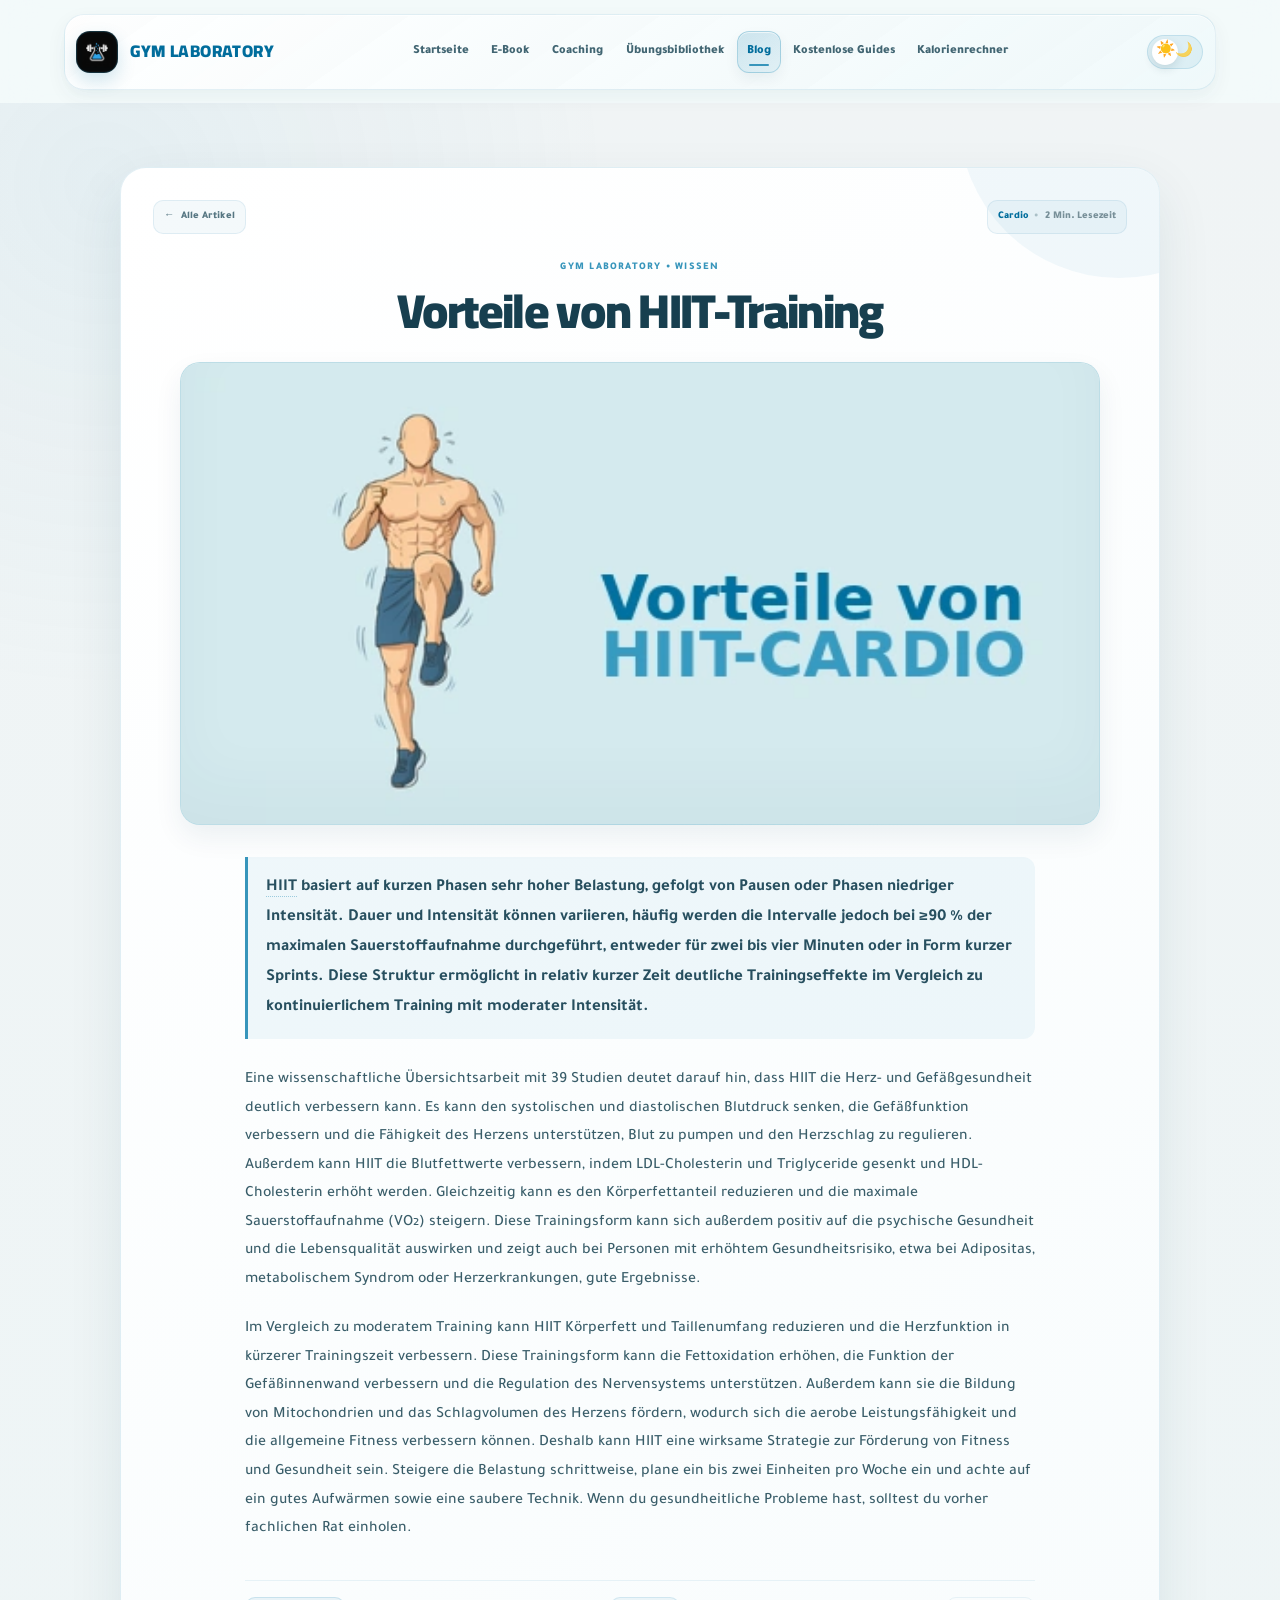
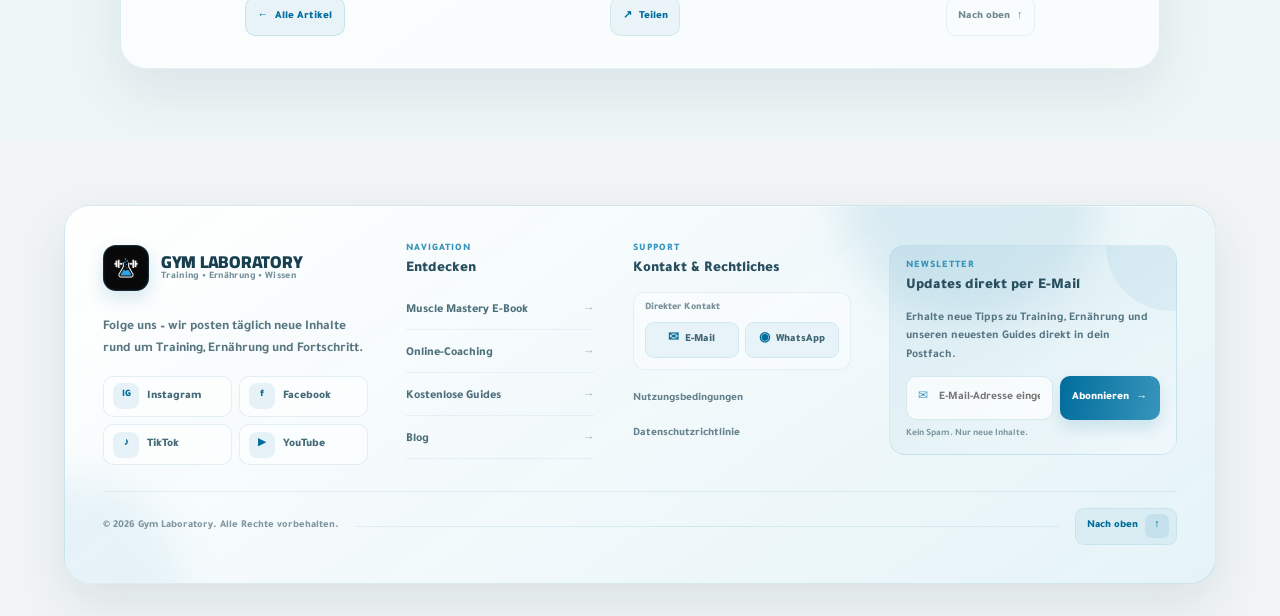
<file: blog5.html>
<!DOCTYPE html>

<html dir="ltr" lang="de">
<head>
<meta charset="utf-8"/>
<meta content="width=device-width, initial-scale=1.0" name="viewport"/>
<title>GYM LABORATORY – Vorteile von HIIT-Training</title>
<!-- Fonts -->
<link href="https://fonts.googleapis.com" rel="preconnect"/>
<link crossorigin="" href="https://fonts.gstatic.com" rel="preconnect"/>
<link href="https://fonts.googleapis.com/css2?family=Cairo:wght@400;600;700;800&amp;family=Tajawal:wght@400;500;700&amp;display=swap" rel="stylesheet"/>
<link href="style.css" rel="stylesheet"/>
</head>
<body data-page="article">
<div id="top"></div>
<!-- Header -->
<header class="site-header" id="siteHeader">
<div class="container">
<div class="header-shell">
<a aria-label="GYM LABORATORY Startseite" class="logo header-brand" href="index.html#home">
<span aria-hidden="true" class="header-brand-mark header-brand-mark--logo">
<img alt="" src="images/gym-laboratory-logo.webp"/>
</span>
<span class="header-brand-name">GYM LABORATORY</span>
</a>
<nav aria-label="Hauptnavigation" class="nav-menu" id="primaryNav">
<a class="nav-link" href="index.html#home">Startseite</a><a class="nav-link" href="index.html#ebook">E-Book</a><a class="nav-link" href="index.html#online">Coaching</a><a class="nav-link" href="exercises.html">Übungsbibliothek</a><a aria-current="page" class="nav-link active" href="blog.html">Blog</a><a class="nav-link" href="index.html#free-guides">Kostenlose Guides</a><a class="nav-link" href="index.html#bmr">Kalorienrechner</a>
</nav>
<div class="header-actions">
<label class="theme-switch header-theme-switch" title="Darstellung ändern">
<input aria-label="Darstellung ändern" id="themeToggle" type="checkbox"/>
<span aria-hidden="true" class="theme-slider">
<span class="theme-icon theme-icon--sun">☀️</span>
<span class="theme-icon theme-icon--moon">🌙</span>
</span>
</label>
<button aria-controls="primaryNav" aria-expanded="false" aria-label="Menü öffnen" class="nav-toggle" id="navToggle" type="button">
<span></span><span></span><span></span>
</button>
</div>
</div>
</div>
</header>
<!-- Article content -->
<section class="article-section">
<div class="container">
<div class="article-container article-container--premium">
<div class="article-topbar"><a class="article-breadcrumb" href="blog.html">← <span>Alle Artikel</span></a><div class="article-meta"><span class="article-category">Cardio</span><span aria-hidden="true" class="article-meta-dot">•</span><span class="article-reading-time">2 Min. Lesezeit</span></div></div><div class="article-heading"><span class="article-eyebrow">GYM LABORATORY • WISSEN</span><h1 class="article-title">Vorteile von HIIT-Training</h1></div><div class="article-hero-media"><img alt="Vorteile von HIIT-Training" class="article-image" loading="lazy" src="images/blog/blog5.webp"/></div><div class="article-body">
<p class="article-lead">
<abbr title="High-Intensity Interval Training">HIIT</abbr> basiert
               auf kurzen Phasen sehr hoher Belastung, gefolgt von Pausen oder Phasen niedriger Intensität. Dauer und Intensität können variieren,
               häufig werden die Intervalle jedoch bei ≥90 % der maximalen Sauerstoffaufnahme durchgeführt,
               entweder für zwei bis vier Minuten oder in Form kurzer Sprints.
               Diese Struktur ermöglicht in relativ kurzer Zeit deutliche Trainingseffekte im Vergleich
               zu kontinuierlichem Training mit moderater Intensität.
            </p>
<p>
              Eine wissenschaftliche Übersichtsarbeit mit 39 Studien deutet darauf hin, dass HIIT die Herz-
               und Gefäßgesundheit deutlich verbessern kann. Es kann den systolischen und diastolischen Blutdruck senken,
               die Gefäßfunktion verbessern und die Fähigkeit des Herzens unterstützen, Blut zu pumpen und den
               Herzschlag zu regulieren. Außerdem kann HIIT die Blutfettwerte verbessern,
               indem LDL-Cholesterin und Triglyceride gesenkt und HDL-Cholesterin erhöht werden. Gleichzeitig kann es
               den Körperfettanteil reduzieren und die maximale Sauerstoffaufnahme (VO₂) steigern.
               Diese Trainingsform kann sich außerdem positiv auf die psychische Gesundheit und die Lebensqualität auswirken und zeigt
               auch bei Personen mit erhöhtem Gesundheitsrisiko, etwa bei Adipositas,
               metabolischem Syndrom oder Herzerkrankungen, gute Ergebnisse.
            </p>
<p>
              Im Vergleich zu moderatem Training kann HIIT Körperfett und Taillenumfang reduzieren
               und die Herzfunktion in kürzerer Trainingszeit verbessern. Diese
               Trainingsform kann die Fettoxidation erhöhen, die Funktion der Gefäßinnenwand verbessern und die Regulation
               des Nervensystems unterstützen. Außerdem kann sie die Bildung von Mitochondrien und das Schlagvolumen des Herzens fördern,
               wodurch sich die aerobe Leistungsfähigkeit und die allgemeine Fitness verbessern können. Deshalb kann
               HIIT eine wirksame Strategie zur Förderung von Fitness und Gesundheit sein. Steigere die Belastung schrittweise,
               plane ein bis zwei Einheiten pro Woche ein und achte auf ein gutes Aufwärmen sowie eine saubere Technik.
               Wenn du gesundheitliche Probleme hast, solltest du vorher fachlichen Rat einholen.
            </p>
</div><div class="article-bottom-nav"><a class="article-back-button" href="blog.html"><span aria-hidden="true">←</span> Alle Artikel</a><a class="article-top-link" href="#top">Nach oben <span aria-hidden="true">↑</span></a></div>
</div>
</div>
</section>
<!-- Footer (same as index) -->
<footer class="site-footer">
<div class="container">
<div class="footer-card footer-card--premium">
<div aria-hidden="true" class="footer-glow footer-glow--one"></div>
<div aria-hidden="true" class="footer-glow footer-glow--two"></div>
<div class="footer-grid footer-grid--premium">
<!-- Brand -->
<div class="footer-col footer-brand">
<a aria-label="Zur Startseite" class="footer-brand-lockup" href="index.html#home">
<span aria-hidden="true" class="footer-brand-mark footer-brand-mark--logo">
<img alt="" loading="lazy" src="images/gym-laboratory-logo.webp"/>
</span>
<span class="footer-brand-copy">
<strong class="footer-brand-title">GYM LABORATORY</strong>
<small>Training • Ernährung • Wissen</small>
</span>
</a>
<p class="footer-brand-text">
                Folge uns – wir posten täglich neue Inhalte rund um Training, Ernährung und Fortschritt.
              </p>
<div class="footer-social">
<a class="footer-pill" href="https://www.instagram.com/gymlaboo/" rel="noopener" target="_blank">
<span class="footer-social-dot">IG</span>
                  Instagram
                </a>
<a class="footer-pill" href="https://www.facebook.com/profile.php?id=61576849801264" rel="noopener" target="_blank">
<span class="footer-social-dot">f</span>
                  Facebook
                </a>
<a class="footer-pill" href="https://www.tiktok.com/@gymlaboo" rel="noopener" target="_blank">
<span class="footer-social-dot">♪</span>
                  TikTok
                </a>
<a class="footer-pill" href="https://www.youtube.com/@gymlabo" rel="noopener" target="_blank">
<span class="footer-social-dot">▶</span>
                  YouTube
                </a>
</div>
</div>
<!-- Explore -->
<div class="footer-col">
<span class="footer-col-eyebrow">Navigation</span>
<h4 class="footer-title">Entdecken</h4>
<ul class="footer-links footer-links--premium">
<li><a href="index.html#ebook"><span>Muscle Mastery E-Book</span><span>→</span></a></li>
<li><a href="index.html#online"><span>Online-Coaching</span><span>→</span></a></li>
<li><a href="index.html#free-guides"><span>Kostenlose Guides</span><span>→</span></a></li>
<li><a href="blog.html"><span>Blog</span><span>→</span></a></li>
</ul>
</div>
<!-- Contact + legal -->
<div class="footer-col">
<span class="footer-col-eyebrow">Support</span>
<h4 class="footer-title">Kontakt &amp; Rechtliches</h4>
<div class="footer-contact-box">
<span class="footer-contact-label">Direkter Kontakt</span>
<div class="footer-contact-actions">
<a aria-label="E-Mail-Adresse kopieren" class="footer-icon footer-icon--wide" data-copy-email="contact.labooo@gmail.com" href="#">
<span class="footer-contact-symbol">✉</span>
<span>E-Mail</span>
</a>
<a aria-label="WhatsApp" class="footer-icon footer-icon--wide" href="https://wa.me/212657994110" rel="noopener" target="_blank">
<span class="footer-contact-symbol">◉</span>
<span>WhatsApp</span>
</a>
</div>
</div>
<ul class="footer-links footer-legal-links">
<li><a href="#" id="terms-link">Nutzungsbedingungen</a></li>
<li><a href="#" id="privacy-link">Datenschutzrichtlinie</a></li>
</ul>
</div>
<!-- Newsletter -->
<div class="footer-col footer-newsletter-card">
<span class="footer-col-eyebrow">Newsletter</span>
<h4 class="footer-title">Updates direkt per E-Mail</h4>
<p class="footer-muted">
                Erhalte neue Tipps zu Training, Ernährung und unseren neuesten Guides direkt in dein Postfach.
              </p>
<form action="https://docs.google.com/forms/d/e/1FAIpQLSf1J3YBh-Xstf0M2CuExO_WGVY75-u4iBIj2NMQHoWoRmXLrg/formResponse" class="newsletter" method="POST" onsubmit="newsletterSuccess()" target="hidden_iframe">
<div class="newsletter-field">
<span aria-hidden="true" class="newsletter-mail-icon">✉</span>
<input name="entry.364924139" placeholder="E-Mail-Adresse eingeben" required="" type="email"/>
</div>
<button type="submit">
<span>Abonnieren</span>
<span aria-hidden="true">→</span>
</button>
</form>
<iframe name="hidden_iframe" style="display:none;"></iframe>
<p class="newsletter-success" id="newsletter-success" style="display:none;"></p>
<span class="footer-newsletter-note">Kein Spam. Nur neue Inhalte.</span>
</div>
</div>
<div class="footer-bottom footer-bottom--premium">
<span class="footer-copyright">
              © 2026 Gym Laboratory. Alle Rechte vorbehalten.
            </span>
<span aria-hidden="true" class="footer-bottom-line"></span>
<a class="footer-backtop" href="#top">
<span>Nach oben</span>
<span aria-hidden="true" class="footer-backtop-arrow">↑</span>
</a>
</div>
</div>
</div>
</footer>
<!-- Legal modal overlay and container (updated to match exercises.html) -->
<div class="legal-modal-overlay" id="legalOverlay" style="display: none;"></div>
<div class="legal-modal" id="legalModal" style="display: none;">
<div class="legal-modal-content">
<span class="legal-close" id="legalCloseBtn">×</span>
<h3 id="legalModalTitle"></h3>
<div class="legal-modal-body" id="legalModalBody"></div>
</div>
</div>
<!-- Hidden detailed legal content for Terms of Service and Privacy Policy -->
<div id="terms-content" style="display:none;">
<p><strong>Letzte Aktualisierung:</strong> 07. Januar 2026</p>
<p>Willkommen auf der Website von GYM LABORATORY. Durch die Nutzung dieser Website oder eines unserer Angebote bestätigst du, dass du diese Bedingungen gelesen und verstanden hast und ihnen zustimmst.</p>
<p><strong>1) Definitionen</strong></p>
<p><strong>Website:</strong> Die Plattform GYM LABORATORY und die damit verbundenen Inhalte.</p>
<p><strong>Angebote:</strong> Dazu gehören Lerninhalte, die Übungsbibliothek, der Blog, der Kalorienrechner, Online-Coaching und digitale Bücher (E-Books).</p>
<p><strong>Nutzer:</strong> Jede Person, die die Website besucht oder eines der Angebote nutzt.</p>
<p><strong>Inhalte:</strong> Alle Texte, Bilder, Trainingsprogramme, Artikel, Videos, Übungen und Lernmaterialien, die auf der Website verfügbar sind.</p>
<p><strong>2) Annahme der Bedingungen</strong><br/>Durch die Nutzung der Website erklärst du dich mit diesen Bedingungen einverstanden. Wenn du ihnen nicht zustimmst, musst du die Nutzung der Website und ihrer Angebote sofort einstellen.</p>
<p><strong>3) Art der Angebote und keine Ergebnisgarantie</strong><br/>GYM LABORATORY bietet Bildungs- und Informationsinhalte zu Fitness und Ernährung. Dabei gilt:<br/>Ergebnisse unterscheiden sich von Person zu Person und hängen unter anderem von Konsequenz, Alter, Genetik, Gesundheitszustand und Lebensstil ab.<br/>Empfehlungen oder Programme dienen als allgemeine Orientierung oder basieren beim persönlichen Coaching auf den von dir bereitgestellten Angaben.</p>
<p><strong>4) Gesundheitshinweis und medizinische Verantwortung (sehr wichtig)</strong><br/>Die Website ersetzt keinen Arzt oder medizinisches Fachpersonal. Durch die Nutzung unserer Angebote bestätigst du Folgendes:<br/>Wenn du an einer Krankheit oder gesundheitlichen Beeinträchtigung leidest (z. B. Herz-Kreislauf-Erkrankungen, Bluthochdruck, Diabetes, Verletzungen oder andere medizinische Beschwerden), solltest du vor Beginn eines Programms, Trainings oder einer Ernährungsumstellung ärztlichen Rat einholen.<br/>Du nutzt die Inhalte und Angebote der Website auf eigene Verantwortung.<br/>Wir übernehmen keine Haftung für Verletzungen oder Schäden, die durch falsche Anwendung, fehlende fachliche Beratung oder unsachgemäße Nutzung der Informationen entstehen.</p>
<p><strong>5) Digitale Bücher und Online-Coaching</strong><br/>Wir können digitale Produkte und Dienstleistungen anbieten, zum Beispiel:<br/>E-Books<br/>Persönliches Coaching / Online-Trainingsprogramme<br/>Dabei gilt:<br/>Diese Angebote sind digital und nicht materiell.<br/>Nach der Bereitstellung bzw. Zusendung eines Produkts oder Programms an den Nutzer kann eine Rückgabe aufgrund der digitalen Natur des Inhalts nicht garantiert werden.</p>
<p><strong>6) Zahlung und Zahlungsmethoden</strong><br/>Zahlungen können unter anderem über PayPal, Banküberweisung oder Western Union akzeptiert werden. Weitere Zahlungsmethoden können künftig hinzukommen.<br/>Der Nutzer ist dafür verantwortlich, bei der Zahlung korrekte Angaben zu machen und gegebenenfalls anfallende Überweisungsgebühren zu tragen.</p>
<p><strong>7) Rückerstattungsrichtlinie (Refund Policy)</strong><br/>Derzeit bieten wir aufgrund der Art digitaler Inhalte und Online-Dienstleistungen keine allgemeine Rückerstattungsregelung an. In Ausnahmefällen können Anfragen nach unserem Ermessen geprüft werden.</p>
<p><strong>8) Geistiges Eigentum</strong><br/>Alle Inhalte auf der Website von GYM LABORATORY (Artikel, Programme, Design, Texte, Bilder usw.) gehören zur Website. Inhalte dürfen ohne Genehmigung weder kopiert noch erneut veröffentlicht oder verkauft werden. Tipps und Informationen dürfen für persönliche oder Bildungszwecke genutzt werden, um Wissen zu verbreiten und das Fitnessniveau in Marokko und der arabischen Welt zu verbessern, sofern die Inhalte nicht als eigene ausgegeben oder kommerziell genutzt werden.</p>
<p><strong>9) Unzulässige Nutzung</strong><br/>Es ist untersagt, die Inhalte ohne Genehmigung kommerziell zu verwenden oder störende bzw. schädliche Daten oder Nachrichten zu versenden.</p>
<p><strong>10) Externe Links</strong><br/>Die Website kann Links zu anderen Plattformen wie Instagram, TikTok oder YouTube enthalten. Für die Inhalte oder Richtlinien dieser Websites sind wir nicht verantwortlich.</p>
<p><strong>11) Änderungen der Bedingungen</strong><br/>Wir behalten uns das Recht vor, diese Nutzungsbedingungen jederzeit zu ändern. Die weitere Nutzung der Website nach einer Aktualisierung gilt als Zustimmung zu den neuen Bedingungen.</p>
<p><strong>12) Kontakt und Support</strong><br/>Bei Fragen oder Anliegen zu unseren Angeboten kannst du uns per E-Mail kontaktieren:<br/>📩 contact.labooo@gmail.com<br/>Voraussichtliche Antwortzeit: 24 bis 72 Stunden.</p>
</div>
<div id="privacy-content" style="display:none;">
<p><strong>Letzte Aktualisierung:</strong> 07. Januar 2026</p>
<p>Bei GYM LABORATORY respektieren wir deine Privatsphäre und verpflichten uns zum Schutz deiner Daten. Diese Richtlinie erklärt, welche Informationen wir erfassen und wie wir sie verwenden.</p>
<p><strong>1) Welche Informationen wir erfassen</strong></p>
<p>Wir erfassen nur die minimal erforderlichen Daten, zum Beispiel:</p>
<p><strong>a) E-Mail-Adresse (Newsletter)</strong><br/>Wenn du unseren Newsletter abonnierst, erfassen wir gegebenenfalls nur deine E-Mail-Adresse. Sie wird verwendet, um Tipps zu Ernährung und Training sowie Updates zu Artikeln und neuen Inhalten zu senden.</p>
<p><strong>b) Daten für das Online-Coaching</strong><br/>Beim Ausfüllen des Coaching-Formulars kannst du Angaben wie Ziel, Größe und Gewicht, Alter, Aktivitätsniveau sowie Informationen zu Ernährung und Training und gegebenenfalls Gesundheitsinformationen angeben. ⚠️ Diese Informationen werden ausschließlich verwendet, um ein passendes Programm für dich zu erstellen.</p>
<p><strong>2) Wie wir deine Daten verwenden</strong><br/>Wir verwenden deine Daten ausschließlich, um Coaching- und Ernährungsprogramme bereitzustellen, den Newsletter an Personen zu senden, die dem zugestimmt haben, und dich bezüglich unserer Angebote zu kontaktieren.</p>
<p><strong>3) Keine Weitergabe von Daten</strong><br/>Wir verkaufen oder teilen deine personenbezogenen Daten nicht mit Dritten; deine Daten bleiben privat und vertraulich. Eine technische Weitergabe kann lediglich im Zusammenhang mit Zahlungen erfolgen (z. B. PayPal oder Banküberweisung), da diese Dienste Zahlungsdaten zur Abwicklung der Transaktion benötigen.</p>
<p><strong>4) Datenschutz</strong><br/>Wir verpflichten uns, angemessene Sicherheitsmaßnahmen zu ergreifen, um deine Daten vor unbefugtem Zugriff, Offenlegung oder Veränderung zu schützen.</p>
<p><strong>5) Cookies</strong><br/>Die Website kann Cookies verwenden, um die Nutzererfahrung zu verbessern, zum Beispiel um den Dunkelmodus zu speichern und die Leistung der Website zu optimieren.</p>
<p><strong>6) Rechte der Nutzer</strong><br/>Du kannst jederzeit verlangen, dass deine E-Mail-Adresse aus dem Newsletter-Verteiler entfernt wird, und uns kontaktieren, um die Löschung deiner Coaching-Daten zu beantragen.</p>
<p><strong>7) Änderungen dieser Richtlinie</strong><br/>Wir können diese Datenschutzrichtlinie aktualisieren, wenn neue Angebote oder Funktionen hinzukommen (zum Beispiel künftig Benutzerkonten). Aktualisierungen werden auf dieser Seite veröffentlicht.</p>
<p><strong>8) Kontakt</strong><br/>Bei Anliegen zu Datenschutz oder Daten: 📩 contact.labooo@gmail.com<br/>Wir antworten innerhalb von 24 bis 72 Stunden.</p>
</div>
<!-- Dark mode, newsletter and back to top scripts -->
<script>
      document.addEventListener("DOMContentLoaded", () => {
        const toggle = document.getElementById("themeToggle");
        const saved = localStorage.getItem("theme");
        const startDark =
          saved === "dark" ||
          (!saved && window.matchMedia("(prefers-color-scheme: dark)").matches);
        document.body.classList.toggle("dark", startDark);
        toggle.checked = startDark;
        toggle.addEventListener("change", () => {
          const isDark = toggle.checked;
          document.body.classList.toggle("dark", isDark);
          localStorage.setItem("theme", isDark ? "dark" : "light");
        });

        const newsletterForm = document.querySelector('.newsletter');
        newsletterForm?.addEventListener('submit', (e) => {
          e.preventDefault();
          const emailInput = newsletterForm.querySelector('input[type="email"]');
          if (emailInput && emailInput.value) {
            const msg = document.createElement('div');
            msg.className = 'newsletter-success';
            msg.textContent = 'Vielen Dank für deine Anmeldung!';
            newsletterForm.appendChild(msg);
            setTimeout(() => msg.remove(), 4000);
            emailInput.value = '';
          }
        });

        const backBtn = document.createElement('button');
        backBtn.className = 'back-to-top';
        backBtn.setAttribute('aria-label', 'Nach oben');
        backBtn.innerHTML = '↑';
        document.body.appendChild(backBtn);
        backBtn.addEventListener('click', () => {
          window.scrollTo({ top: 0, behavior: 'smooth' });
        });
        window.addEventListener('scroll', () => {
          if (window.scrollY > 400) backBtn.classList.add('show');
          else backBtn.classList.remove('show');
        });
      });
    </script>
<!-- Script to copy email address to clipboard and display toast -->
<script>
      document.addEventListener('DOMContentLoaded', function () {
        const emailIcons = document.querySelectorAll('a[data-copy-email]');
        emailIcons.forEach(function (icon) {
          icon.addEventListener('click', function (ev) {
            ev.preventDefault();
            const mail = icon.getAttribute('data-copy-email');
            if (!mail) return;
            navigator.clipboard.writeText(mail).then(function () {
              const existing = document.querySelector('.email-copy-toast');
              if (existing) existing.remove();
              const toast = document.createElement('div');
              toast.className = 'email-copy-toast';
              toast.textContent = 'E-Mail-Adresse kopiert!';
              document.body.appendChild(toast);
              setTimeout(function () {
                toast.remove();
              }, 3000);
            });
          });
        });
      });
    </script>
<!-- Additional script for legal modals -->
<script>
      document.addEventListener('DOMContentLoaded', function() {
        const legalOverlay = document.getElementById('legalOverlay');
        const legalModal = document.getElementById('legalModal');
        const legalModalTitle = document.getElementById('legalModalTitle');
        const legalModalBody = document.getElementById('legalModalBody');
        const legalCloseBtn = document.getElementById('legalCloseBtn');
        function showLegal(title, html) {
          if (legalModalTitle) legalModalTitle.textContent = title;
          if (legalModalBody) legalModalBody.innerHTML = html;
          if (legalOverlay) legalOverlay.style.display = 'flex';
          if (legalModal) legalModal.style.display = 'block';
        }
        const termsLink = document.getElementById('terms-link');
        const privacyLink = document.getElementById('privacy-link');
        if (termsLink) {
          termsLink.addEventListener('click', function(e) {
            e.preventDefault();
            const termsEl = document.getElementById('terms-content');
            const htmlContent = termsEl ? termsEl.innerHTML : '';
            showLegal('Nutzungsbedingungen', htmlContent);
          });
        }
        if (privacyLink) {
          privacyLink.addEventListener('click', function(e) {
            e.preventDefault();
            const privacyEl = document.getElementById('privacy-content');
            const htmlContent = privacyEl ? privacyEl.innerHTML : '';
            showLegal('Datenschutzrichtlinie', htmlContent);
          });
        }
        if (legalCloseBtn) {
          legalCloseBtn.addEventListener('click', function() {
            if (legalOverlay) legalOverlay.style.display = 'none';
            if (legalModal) legalModal.style.display = 'none';
          });
        }
        if (legalOverlay) {
          legalOverlay.addEventListener('click', function() {
            legalOverlay.style.display = 'none';
            legalModal.style.display = 'none';
          });
        }
      });
    </script>
<script defer="" src="mobile-enhancements.js"></script></body>
</html>
</file>
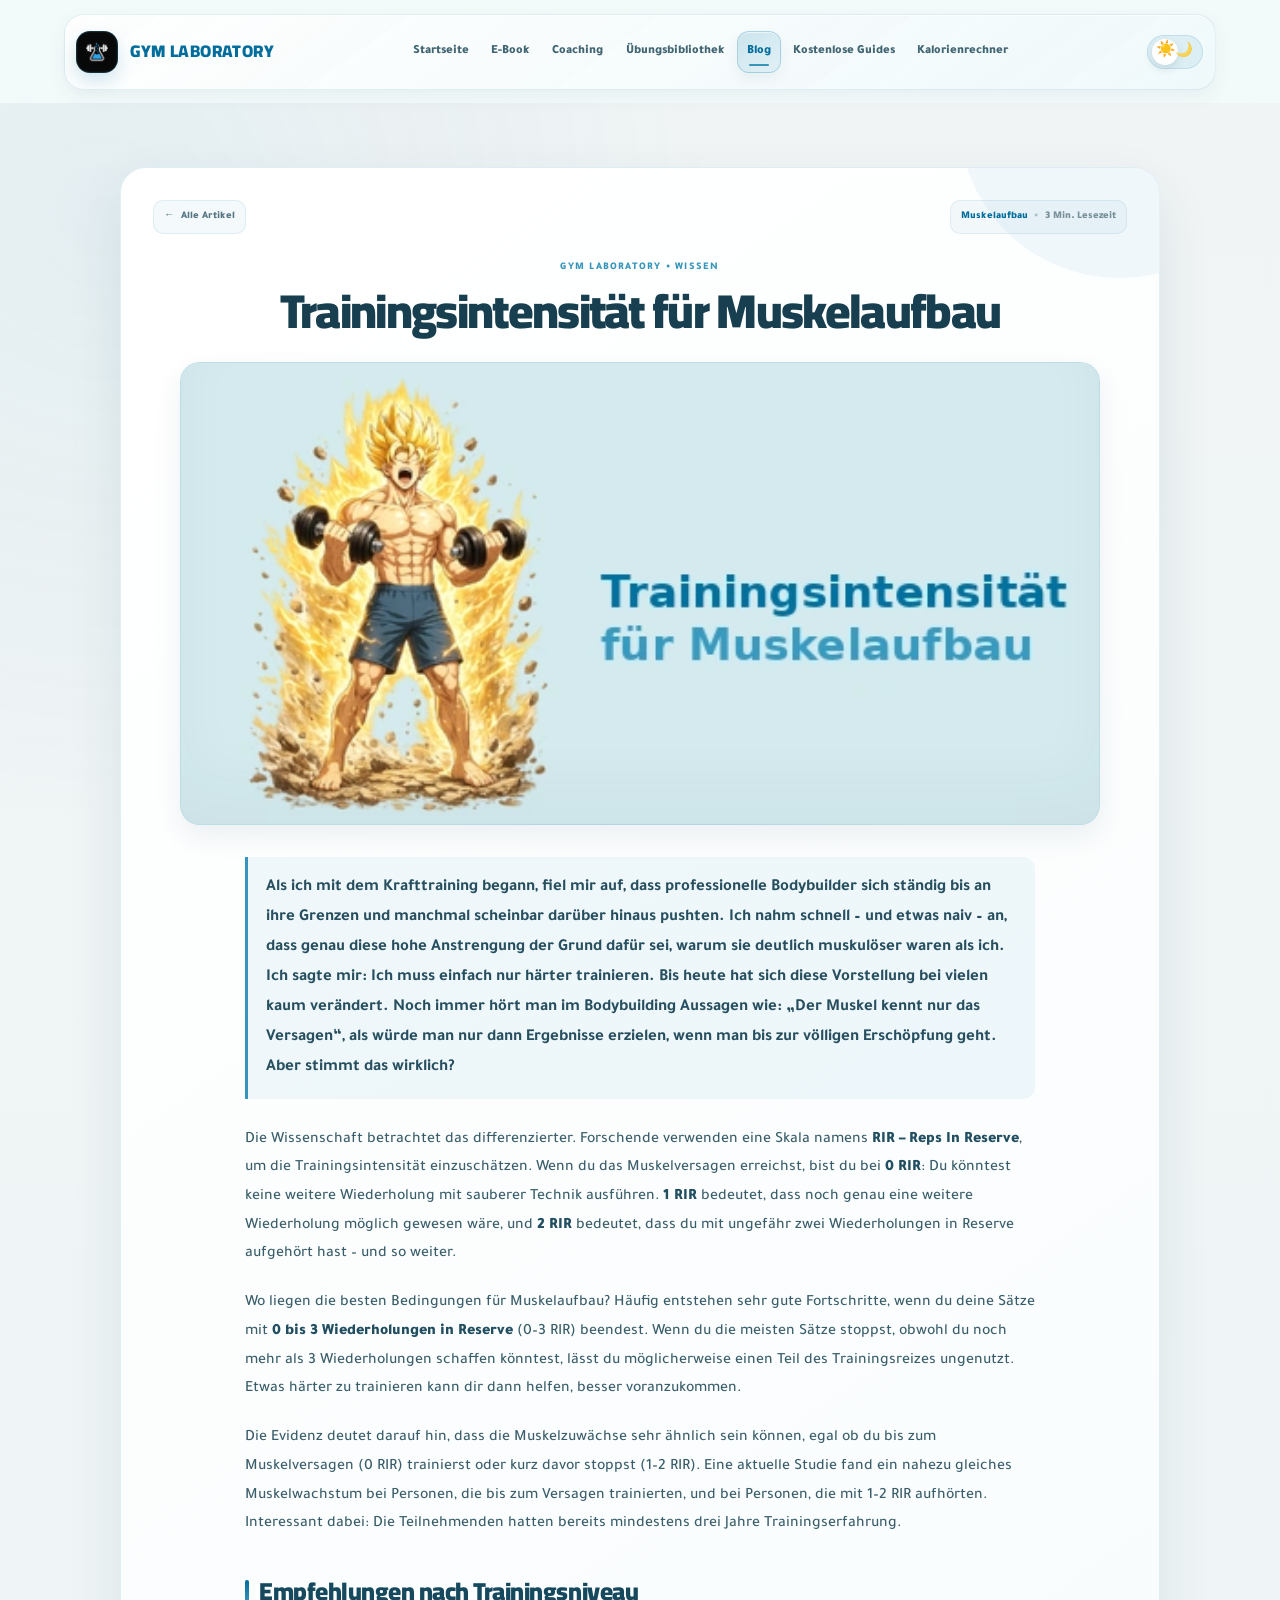
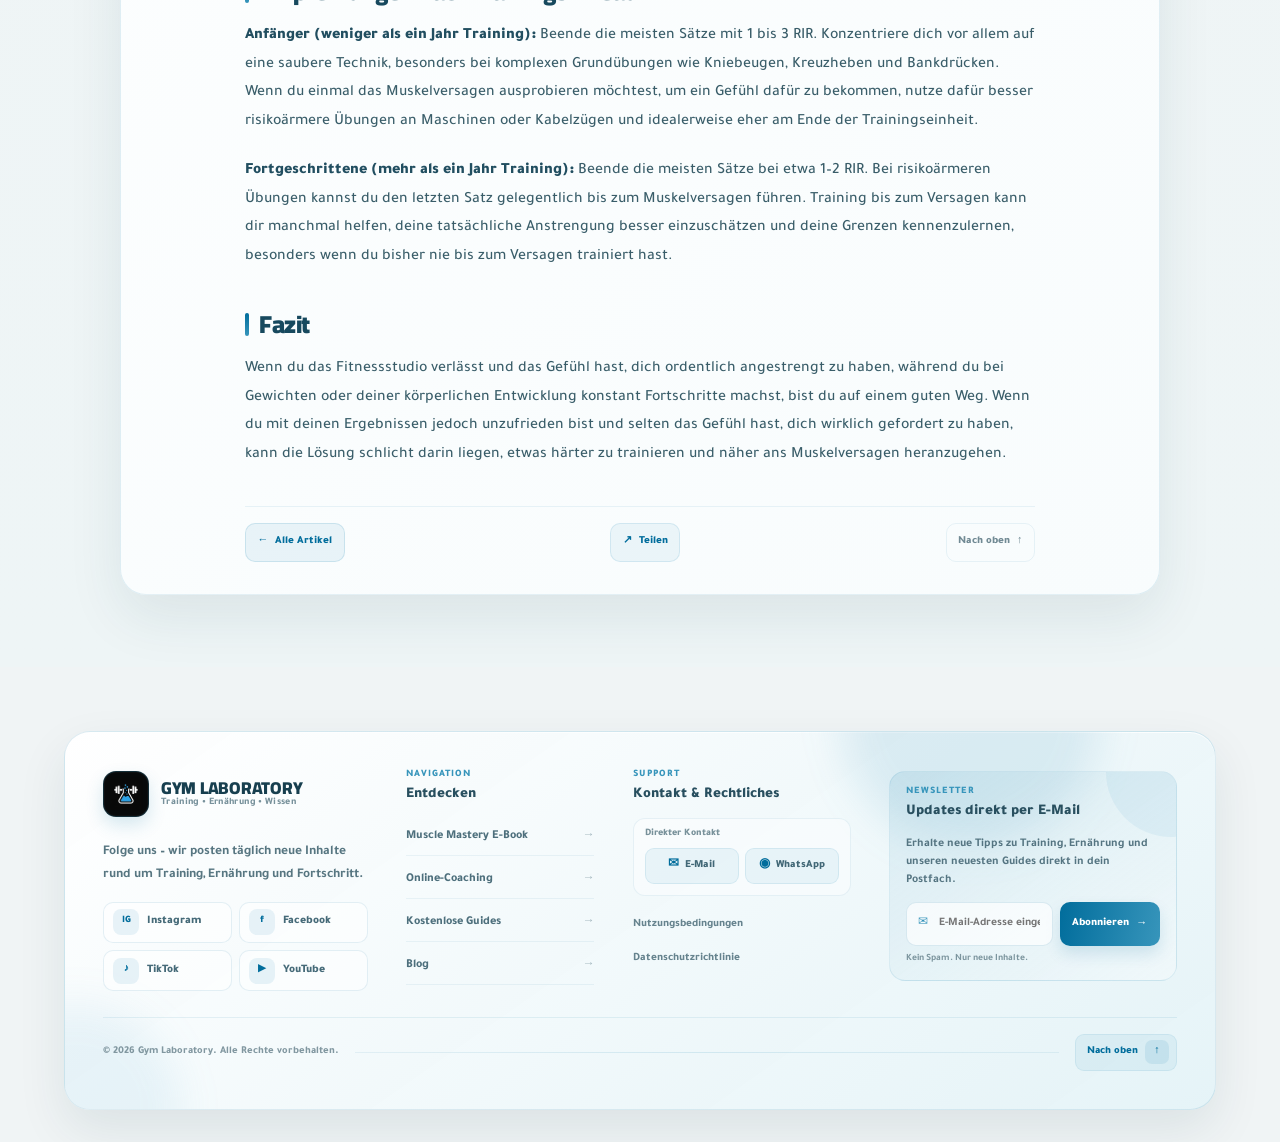
<file: blog6.html>
<!DOCTYPE html>

<html dir="ltr" lang="de">
<head>
<meta charset="utf-8"/>
<meta content="width=device-width, initial-scale=1.0" name="viewport"/>
<title>GYM LABORATORY – Trainingsintensität für Muskelaufbau</title>
<!-- Fonts -->
<link href="https://fonts.googleapis.com" rel="preconnect"/>
<link crossorigin="" href="https://fonts.gstatic.com" rel="preconnect"/>
<link href="https://fonts.googleapis.com/css2?family=Cairo:wght@400;600;700;800&amp;family=Tajawal:wght@400;500;700&amp;display=swap" rel="stylesheet"/>
<link href="style.css" rel="stylesheet"/>
</head>
<body data-page="article">
<!-- Anchor for back to top -->
<div id="top"></div>
<!-- Header -->
<header class="site-header" id="siteHeader">
<div class="container">
<div class="header-shell">
<a aria-label="GYM LABORATORY Startseite" class="logo header-brand" href="index.html#home">
<span aria-hidden="true" class="header-brand-mark header-brand-mark--logo">
<img alt="" src="images/gym-laboratory-logo.webp"/>
</span>
<span class="header-brand-name">GYM LABORATORY</span>
</a>
<nav aria-label="Hauptnavigation" class="nav-menu" id="primaryNav">
<a class="nav-link" href="index.html#home">Startseite</a><a class="nav-link" href="index.html#ebook">E-Book</a><a class="nav-link" href="index.html#online">Coaching</a><a class="nav-link" href="exercises.html">Übungsbibliothek</a><a aria-current="page" class="nav-link active" href="blog.html">Blog</a><a class="nav-link" href="index.html#free-guides">Kostenlose Guides</a><a class="nav-link" href="index.html#bmr">Kalorienrechner</a>
</nav>
<div class="header-actions">
<label class="theme-switch header-theme-switch" title="Darstellung ändern">
<input aria-label="Darstellung ändern" id="themeToggle" type="checkbox"/>
<span aria-hidden="true" class="theme-slider">
<span class="theme-icon theme-icon--sun">☀️</span>
<span class="theme-icon theme-icon--moon">🌙</span>
</span>
</label>
<button aria-controls="primaryNav" aria-expanded="false" aria-label="Menü öffnen" class="nav-toggle" id="navToggle" type="button">
<span></span><span></span><span></span>
</button>
</div>
</div>
</div>
</header>
<!-- Article content -->
<section class="article-section">
<div class="container">
<div class="article-container article-container--premium">
<!-- Article hero image -->
<div class="article-topbar"><a class="article-breadcrumb" href="blog.html">← <span>Alle Artikel</span></a><div class="article-meta"><span class="article-category">Muskelaufbau</span><span aria-hidden="true" class="article-meta-dot">•</span><span class="article-reading-time">3 Min. Lesezeit</span></div></div><div class="article-heading"><span class="article-eyebrow">GYM LABORATORY • WISSEN</span><h1 class="article-title">Trainingsintensität für Muskelaufbau</h1></div><div class="article-hero-media"><img alt="Trainingsintensität für Muskelaufbau" class="article-image" loading="lazy" src="images/blog/blog6.webp"/></div><div class="article-body">
<p class="article-lead">
              Als ich mit dem Krafttraining begann, fiel mir auf, dass professionelle Bodybuilder sich ständig bis an
               ihre Grenzen und manchmal scheinbar darüber hinaus pushten. Ich nahm schnell – und etwas naiv – an, dass genau diese hohe Anstrengung der Grund dafür sei,
               warum sie deutlich muskulöser waren als ich. Ich sagte mir: Ich muss einfach nur härter trainieren. Bis heute hat sich
               diese Vorstellung bei vielen kaum verändert. Noch immer hört man im Bodybuilding Aussagen wie:
               „Der Muskel kennt nur das Versagen“, als würde man nur dann Ergebnisse erzielen, wenn man bis zur völligen Erschöpfung geht. Aber stimmt
               das wirklich?
            </p>
<p>
              Die Wissenschaft betrachtet das differenzierter. Forschende verwenden eine Skala namens
               <strong>RIR – Reps In Reserve</strong>, um die Trainingsintensität einzuschätzen. Wenn du
               das Muskelversagen erreichst, bist du bei <strong>0 RIR</strong>: Du könntest keine weitere Wiederholung mit
               sauberer Technik ausführen. <strong>1 RIR</strong> bedeutet, dass noch genau eine weitere Wiederholung möglich gewesen wäre,
               und <strong>2 RIR</strong> bedeutet, dass du mit ungefähr zwei Wiederholungen in Reserve aufgehört hast – und so weiter.
            </p>
<p>
              Wo liegen die besten Bedingungen für Muskelaufbau? Häufig entstehen sehr gute Fortschritte, wenn du deine Sätze mit
               <strong>0 bis 3 Wiederholungen in Reserve</strong> (0–3 RIR) beendest. Wenn du die meisten Sätze stoppst, obwohl du
               noch mehr als 3 Wiederholungen schaffen könntest, lässt du möglicherweise einen Teil des Trainingsreizes
               ungenutzt. Etwas härter zu trainieren kann dir dann helfen, besser voranzukommen.
            </p>
<p>
              Die Evidenz deutet darauf hin, dass die Muskelzuwächse sehr ähnlich sein können, egal ob du bis zum Muskelversagen (0 RIR) trainierst oder
               kurz davor stoppst (1–2 RIR). Eine aktuelle Studie fand ein nahezu gleiches Muskelwachstum bei Personen, die bis zum
               Versagen trainierten, und bei Personen, die mit 1–2 RIR aufhörten. Interessant dabei: Die Teilnehmenden hatten bereits mindestens drei
               Jahre Trainingserfahrung.
            </p>
<h2>Empfehlungen nach Trainingsniveau</h2>
<p>
<strong>Anfänger (weniger als ein Jahr Training):</strong> Beende die meisten Sätze mit 1 bis 3 RIR.
               Konzentriere dich vor allem auf eine saubere Technik, besonders bei komplexen Grundübungen wie Kniebeugen, Kreuzheben
               und Bankdrücken. Wenn du einmal das Muskelversagen ausprobieren möchtest, um ein Gefühl dafür zu bekommen,
               nutze dafür besser risikoärmere Übungen an Maschinen oder Kabelzügen und idealerweise eher am Ende
               der Trainingseinheit.
            </p>
<p>
<strong>Fortgeschrittene (mehr als ein Jahr Training):</strong> Beende die meisten Sätze bei etwa 1–2 RIR.
               Bei risikoärmeren Übungen kannst du den letzten Satz gelegentlich bis zum Muskelversagen führen. Training bis zum Versagen
               kann dir manchmal helfen, deine tatsächliche Anstrengung besser einzuschätzen und deine Grenzen kennenzulernen, besonders wenn du bisher nie bis zum Versagen trainiert hast.
            </p>
<h2>Fazit</h2>
<p>
              Wenn du das Fitnessstudio verlässt und das Gefühl hast, dich ordentlich angestrengt zu haben, während du bei Gewichten oder
               deiner körperlichen Entwicklung konstant Fortschritte machst, bist du auf einem guten Weg. Wenn du mit deinen Ergebnissen jedoch unzufrieden bist und selten das Gefühl hast, dich
               wirklich gefordert zu haben, kann die Lösung schlicht darin liegen, etwas härter zu trainieren und näher ans Muskelversagen heranzugehen.
            </p>
</div><div class="article-bottom-nav"><a class="article-back-button" href="blog.html"><span aria-hidden="true">←</span> Alle Artikel</a><a class="article-top-link" href="#top">Nach oben <span aria-hidden="true">↑</span></a></div>
</div>
</div>
</section>
<!-- Footer (same as index) -->
<footer class="site-footer">
<div class="container">
<div class="footer-card footer-card--premium">
<div aria-hidden="true" class="footer-glow footer-glow--one"></div>
<div aria-hidden="true" class="footer-glow footer-glow--two"></div>
<div class="footer-grid footer-grid--premium">
<!-- Brand -->
<div class="footer-col footer-brand">
<a aria-label="Zur Startseite" class="footer-brand-lockup" href="index.html#home">
<span aria-hidden="true" class="footer-brand-mark footer-brand-mark--logo">
<img alt="" loading="lazy" src="images/gym-laboratory-logo.webp"/>
</span>
<span class="footer-brand-copy">
<strong class="footer-brand-title">GYM LABORATORY</strong>
<small>Training • Ernährung • Wissen</small>
</span>
</a>
<p class="footer-brand-text">
                Folge uns – wir posten täglich neue Inhalte rund um Training, Ernährung und Fortschritt.
              </p>
<div class="footer-social">
<a class="footer-pill" href="https://www.instagram.com/gymlaboo/" rel="noopener" target="_blank">
<span class="footer-social-dot">IG</span>
                  Instagram
                </a>
<a class="footer-pill" href="https://www.facebook.com/profile.php?id=61576849801264" rel="noopener" target="_blank">
<span class="footer-social-dot">f</span>
                  Facebook
                </a>
<a class="footer-pill" href="https://www.tiktok.com/@gymlaboo" rel="noopener" target="_blank">
<span class="footer-social-dot">♪</span>
                  TikTok
                </a>
<a class="footer-pill" href="https://www.youtube.com/@gymlabo" rel="noopener" target="_blank">
<span class="footer-social-dot">▶</span>
                  YouTube
                </a>
</div>
</div>
<!-- Explore -->
<div class="footer-col">
<span class="footer-col-eyebrow">Navigation</span>
<h4 class="footer-title">Entdecken</h4>
<ul class="footer-links footer-links--premium">
<li><a href="index.html#ebook"><span>Muscle Mastery E-Book</span><span>→</span></a></li>
<li><a href="index.html#online"><span>Online-Coaching</span><span>→</span></a></li>
<li><a href="index.html#free-guides"><span>Kostenlose Guides</span><span>→</span></a></li>
<li><a href="blog.html"><span>Blog</span><span>→</span></a></li>
</ul>
</div>
<!-- Contact + legal -->
<div class="footer-col">
<span class="footer-col-eyebrow">Support</span>
<h4 class="footer-title">Kontakt &amp; Rechtliches</h4>
<div class="footer-contact-box">
<span class="footer-contact-label">Direkter Kontakt</span>
<div class="footer-contact-actions">
<a aria-label="E-Mail-Adresse kopieren" class="footer-icon footer-icon--wide" data-copy-email="contact.labooo@gmail.com" href="#">
<span class="footer-contact-symbol">✉</span>
<span>E-Mail</span>
</a>
<a aria-label="WhatsApp" class="footer-icon footer-icon--wide" href="https://wa.me/212657994110" rel="noopener" target="_blank">
<span class="footer-contact-symbol">◉</span>
<span>WhatsApp</span>
</a>
</div>
</div>
<ul class="footer-links footer-legal-links">
<li><a href="#" id="terms-link">Nutzungsbedingungen</a></li>
<li><a href="#" id="privacy-link">Datenschutzrichtlinie</a></li>
</ul>
</div>
<!-- Newsletter -->
<div class="footer-col footer-newsletter-card">
<span class="footer-col-eyebrow">Newsletter</span>
<h4 class="footer-title">Updates direkt per E-Mail</h4>
<p class="footer-muted">
                Erhalte neue Tipps zu Training, Ernährung und unseren neuesten Guides direkt in dein Postfach.
              </p>
<form action="https://docs.google.com/forms/d/e/1FAIpQLSf1J3YBh-Xstf0M2CuExO_WGVY75-u4iBIj2NMQHoWoRmXLrg/formResponse" class="newsletter" method="POST" onsubmit="newsletterSuccess()" target="hidden_iframe">
<div class="newsletter-field">
<span aria-hidden="true" class="newsletter-mail-icon">✉</span>
<input name="entry.364924139" placeholder="E-Mail-Adresse eingeben" required="" type="email"/>
</div>
<button type="submit">
<span>Abonnieren</span>
<span aria-hidden="true">→</span>
</button>
</form>
<iframe name="hidden_iframe" style="display:none;"></iframe>
<p class="newsletter-success" id="newsletter-success" style="display:none;"></p>
<span class="footer-newsletter-note">Kein Spam. Nur neue Inhalte.</span>
</div>
</div>
<div class="footer-bottom footer-bottom--premium">
<span class="footer-copyright">
              © 2026 Gym Laboratory. Alle Rechte vorbehalten.
            </span>
<span aria-hidden="true" class="footer-bottom-line"></span>
<a class="footer-backtop" href="#top">
<span>Nach oben</span>
<span aria-hidden="true" class="footer-backtop-arrow">↑</span>
</a>
</div>
</div>
</div>
</footer>
<!-- Legal modal overlay and modal container -->
<div class="legal-modal-overlay" id="legalOverlay" style="display: none;"></div>
<div class="legal-modal" id="legalModal" style="display: none;">
<div class="legal-modal-content">
<span class="legal-close" id="legalCloseBtn">×</span>
<h3 id="legalModalTitle"></h3>
<div class="legal-modal-body" id="legalModalBody"></div>
</div>
</div>
<!-- Hidden detailed legal content for Terms of Service and Privacy Policy -->
<div id="terms-content" style="display:none;">
<p><strong>Letzte Aktualisierung:</strong> 07. Januar 2026</p>
<p>Willkommen auf der Website von GYM LABORATORY. Durch die Nutzung dieser Website oder eines unserer Angebote bestätigst du, dass du diese Bedingungen gelesen und verstanden hast und ihnen zustimmst.</p>
<p><strong>1) Definitionen</strong></p>
<p><strong>Website:</strong> Die Plattform GYM LABORATORY und die damit verbundenen Inhalte.</p>
<p><strong>Angebote:</strong> Dazu gehören Lerninhalte, die Übungsbibliothek, der Blog, der Kalorienrechner, Online-Coaching und digitale Bücher (E-Books).</p>
<p><strong>Nutzer:</strong> Jede Person, die die Website besucht oder eines der Angebote nutzt.</p>
<p><strong>Inhalte:</strong> Alle Texte, Bilder, Trainingsprogramme, Artikel, Videos, Übungen und Lernmaterialien, die auf der Website verfügbar sind.</p>
<p><strong>2) Annahme der Bedingungen</strong><br/>Durch die Nutzung der Website erklärst du dich mit diesen Bedingungen einverstanden. Wenn du ihnen nicht zustimmst, musst du die Nutzung der Website und ihrer Angebote sofort einstellen.</p>
<p><strong>3) Art der Angebote und keine Ergebnisgarantie</strong><br/>GYM LABORATORY bietet Bildungs- und Informationsinhalte zu Fitness und Ernährung. Dabei gilt:<br/>Ergebnisse unterscheiden sich von Person zu Person und hängen unter anderem von Konsequenz, Alter, Genetik, Gesundheitszustand und Lebensstil ab.<br/>Empfehlungen oder Programme dienen als allgemeine Orientierung oder basieren beim persönlichen Coaching auf den von dir bereitgestellten Angaben.</p>
<p><strong>4) Gesundheitshinweis und medizinische Verantwortung (sehr wichtig)</strong><br/>Die Website ersetzt keinen Arzt oder medizinisches Fachpersonal. Durch die Nutzung unserer Angebote bestätigst du Folgendes:<br/>Wenn du an einer Krankheit oder gesundheitlichen Beeinträchtigung leidest (z. B. Herz-Kreislauf-Erkrankungen, Bluthochdruck, Diabetes, Verletzungen oder andere medizinische Beschwerden), solltest du vor Beginn eines Programms, Trainings oder einer Ernährungsumstellung ärztlichen Rat einholen.<br/>Du nutzt die Inhalte und Angebote der Website auf eigene Verantwortung.<br/>Wir übernehmen keine Haftung für Verletzungen oder Schäden, die durch falsche Anwendung, fehlende fachliche Beratung oder unsachgemäße Nutzung der Informationen entstehen.</p>
<p><strong>5) Digitale Bücher und Online-Coaching</strong><br/>Wir können digitale Produkte und Dienstleistungen anbieten, zum Beispiel:<br/>E-Books<br/>Persönliches Coaching / Online-Trainingsprogramme<br/>Dabei gilt:<br/>Diese Angebote sind digital und nicht materiell.<br/>Nach der Bereitstellung bzw. Zusendung eines Produkts oder Programms an den Nutzer kann eine Rückgabe aufgrund der digitalen Natur des Inhalts nicht garantiert werden.</p>
<p><strong>6) Zahlung und Zahlungsmethoden</strong><br/>Zahlungen können unter anderem über PayPal, Banküberweisung oder Western Union akzeptiert werden. Weitere Zahlungsmethoden können künftig hinzukommen.<br/>Der Nutzer ist dafür verantwortlich, bei der Zahlung korrekte Angaben zu machen und gegebenenfalls anfallende Überweisungsgebühren zu tragen.</p>
<p><strong>7) Rückerstattungsrichtlinie (Refund Policy)</strong><br/>Derzeit bieten wir aufgrund der Art digitaler Inhalte und Online-Dienstleistungen keine allgemeine Rückerstattungsregelung an. In Ausnahmefällen können Anfragen nach unserem Ermessen geprüft werden.</p>
<p><strong>8) Geistiges Eigentum</strong><br/>Alle Inhalte auf der Website von GYM LABORATORY (Artikel, Programme, Design, Texte, Bilder usw.) gehören zur Website. Inhalte dürfen ohne Genehmigung weder kopiert noch erneut veröffentlicht oder verkauft werden. Tipps und Informationen dürfen für persönliche oder Bildungszwecke genutzt werden, um Wissen zu verbreiten und das Fitnessniveau in Marokko und der arabischen Welt zu verbessern, sofern die Inhalte nicht als eigene ausgegeben oder kommerziell genutzt werden.</p>
<p><strong>9) Unzulässige Nutzung</strong><br/>Es ist untersagt, die Inhalte ohne Genehmigung kommerziell zu verwenden oder störende bzw. schädliche Daten oder Nachrichten zu versenden.</p>
<p><strong>10) Externe Links</strong><br/>Die Website kann Links zu anderen Plattformen wie Instagram, TikTok oder YouTube enthalten. Für die Inhalte oder Richtlinien dieser Websites sind wir nicht verantwortlich.</p>
<p><strong>11) Änderungen der Bedingungen</strong><br/>Wir behalten uns das Recht vor, diese Nutzungsbedingungen jederzeit zu ändern. Die weitere Nutzung der Website nach einer Aktualisierung gilt als Zustimmung zu den neuen Bedingungen.</p>
<p><strong>12) Kontakt und Support</strong><br/>Bei Fragen oder Anliegen zu unseren Angeboten kannst du uns per E-Mail kontaktieren:<br/>📩 contact.labooo@gmail.com<br/>Voraussichtliche Antwortzeit: 24 bis 72 Stunden.</p>
</div>
<div id="privacy-content" style="display:none;">
<p><strong>Letzte Aktualisierung:</strong> 07. Januar 2026</p>
<p>Bei GYM LABORATORY respektieren wir deine Privatsphäre und verpflichten uns zum Schutz deiner Daten. Diese Richtlinie erklärt, welche Informationen wir erfassen und wie wir sie verwenden.</p>
<p><strong>1) Welche Informationen wir erfassen</strong></p>
<p>Wir erfassen nur die minimal erforderlichen Daten, zum Beispiel:</p>
<p><strong>a) E-Mail-Adresse (Newsletter)</strong><br/>Wenn du unseren Newsletter abonnierst, erfassen wir gegebenenfalls nur deine E-Mail-Adresse. Sie wird verwendet, um Tipps zu Ernährung und Training sowie Updates zu Artikeln und neuen Inhalten zu senden.</p>
<p><strong>b) Daten für das Online-Coaching</strong><br/>Beim Ausfüllen des Coaching-Formulars kannst du Angaben wie Ziel, Größe und Gewicht, Alter, Aktivitätsniveau sowie Informationen zu Ernährung und Training und gegebenenfalls Gesundheitsinformationen angeben. ⚠️ Diese Informationen werden ausschließlich verwendet, um ein passendes Programm für dich zu erstellen.</p>
<p><strong>2) Wie wir deine Daten verwenden</strong><br/>Wir verwenden deine Daten ausschließlich, um Coaching- und Ernährungsprogramme bereitzustellen, den Newsletter an Personen zu senden, die dem zugestimmt haben, und dich bezüglich unserer Angebote zu kontaktieren.</p>
<p><strong>3) Keine Weitergabe von Daten</strong><br/>Wir verkaufen oder teilen deine personenbezogenen Daten nicht mit Dritten; deine Daten bleiben privat und vertraulich. Eine technische Weitergabe kann lediglich im Zusammenhang mit Zahlungen erfolgen (z. B. PayPal oder Banküberweisung), da diese Dienste Zahlungsdaten zur Abwicklung der Transaktion benötigen.</p>
<p><strong>4) Datenschutz</strong><br/>Wir verpflichten uns, angemessene Sicherheitsmaßnahmen zu ergreifen, um deine Daten vor unbefugtem Zugriff, Offenlegung oder Veränderung zu schützen.</p>
<p><strong>5) Cookies</strong><br/>Die Website kann Cookies verwenden, um die Nutzererfahrung zu verbessern, zum Beispiel um den Dunkelmodus zu speichern und die Leistung der Website zu optimieren.</p>
<p><strong>6) Rechte der Nutzer</strong><br/>Du kannst jederzeit verlangen, dass deine E-Mail-Adresse aus dem Newsletter-Verteiler entfernt wird, und uns kontaktieren, um die Löschung deiner Coaching-Daten zu beantragen.</p>
<p><strong>7) Änderungen dieser Richtlinie</strong><br/>Wir können diese Datenschutzrichtlinie aktualisieren, wenn neue Angebote oder Funktionen hinzukommen (zum Beispiel künftig Benutzerkonten). Aktualisierungen werden auf dieser Seite veröffentlicht.</p>
<p><strong>8) Kontakt</strong><br/>Bei Anliegen zu Datenschutz oder Daten: 📩 contact.labooo@gmail.com<br/>Wir antworten innerhalb von 24 bis 72 Stunden.</p>
</div>
<!-- Dark mode, newsletter and back to top scripts -->
<script>
      document.addEventListener("DOMContentLoaded", () => {
        // Theme toggle
        const toggle = document.getElementById("themeToggle");
        const saved = localStorage.getItem("theme");
        const startDark =
          saved === "dark" ||
          (!saved && window.matchMedia("(prefers-color-scheme: dark)").matches);
        document.body.classList.toggle("dark", startDark);
        toggle.checked = startDark;
        toggle.addEventListener("change", () => {
          const isDark = toggle.checked;
          document.body.classList.toggle("dark", isDark);
          localStorage.setItem("theme", isDark ? "dark" : "light");
        });

        // Newsletter submission simulation
        const newsletterForm = document.querySelector('.newsletter');
        newsletterForm?.addEventListener('submit', (e) => {
          e.preventDefault();
          const emailInput = newsletterForm.querySelector('input[type="email"]');
          if (emailInput && emailInput.value) {
            const msg = document.createElement('div');
            msg.className = 'newsletter-success';
            msg.textContent = 'Vielen Dank für deine Anmeldung!';
            newsletterForm.parentNode?.insertBefore(msg, newsletterForm.nextSibling);
            emailInput.value = '';
            setTimeout(() => {
              msg.remove();
            }, 4000);
          }
        });

        // Back to top link
        document.querySelector('.footer-backtop')?.addEventListener('click', (e) => {
          e.preventDefault();
          window.scrollTo({ top: 0, behavior: 'smooth' });
        });
      });
    </script>
<!-- Script for copying email to clipboard and showing toast -->
<script>
      document.addEventListener('DOMContentLoaded', function () {
        document.querySelectorAll('[data-copy-email]').forEach(function (icon) {
          icon.addEventListener('click', function (e) {
            e.preventDefault();
            const mail = icon.getAttribute('data-copy-email');
            if (!mail) return;
            navigator.clipboard.writeText(mail).then(function () {
              const existing = document.querySelector('.email-copy-toast');
              if (existing) existing.remove();
              const toast = document.createElement('div');
              toast.className = 'email-copy-toast';
              toast.textContent = 'E-Mail-Adresse kopiert!';
              document.body.appendChild(toast);
              setTimeout(function () {
                toast.remove();
              }, 3000);
            });
          });
        });
      });
    </script>
<!-- Script for handling legal modal interactions -->
<script>
      document.addEventListener('DOMContentLoaded', function () {
        const legalOverlay = document.getElementById('legalOverlay');
        const legalModal = document.getElementById('legalModal');
        const legalModalTitle = document.getElementById('legalModalTitle');
        const legalModalBody = document.getElementById('legalModalBody');
        const legalCloseBtn = document.getElementById('legalCloseBtn');
        function showLegal(title, contentHTML) {
          if (legalModalTitle) legalModalTitle.textContent = title;
          if (legalModalBody) legalModalBody.innerHTML = contentHTML;
          if (legalOverlay) legalOverlay.style.display = 'flex';
          if (legalModal) legalModal.style.display = 'block';
        }
        const termsLink = document.getElementById('terms-link');
        const privacyLink = document.getElementById('privacy-link');
        if (termsLink) {
          termsLink.addEventListener('click', function (e) {
            e.preventDefault();
            const termsEl = document.getElementById('terms-content');
            const html = termsEl ? termsEl.innerHTML : '';
            showLegal('Nutzungsbedingungen', html);
          });
        }
        if (privacyLink) {
          privacyLink.addEventListener('click', function (e) {
            e.preventDefault();
            const privacyEl = document.getElementById('privacy-content');
            const html = privacyEl ? privacyEl.innerHTML : '';
            showLegal('Datenschutzrichtlinie', html);
          });
        }
        if (legalCloseBtn) {
          legalCloseBtn.addEventListener('click', function () {
            if (legalOverlay) legalOverlay.style.display = 'none';
            if (legalModal) legalModal.style.display = 'none';
          });
        }
        if (legalOverlay) {
          legalOverlay.addEventListener('click', function () {
            legalOverlay.style.display = 'none';
            legalModal.style.display = 'none';
          });
        }
      });
    </script>
<script defer="" src="mobile-enhancements.js"></script></body>
</html>
</file>
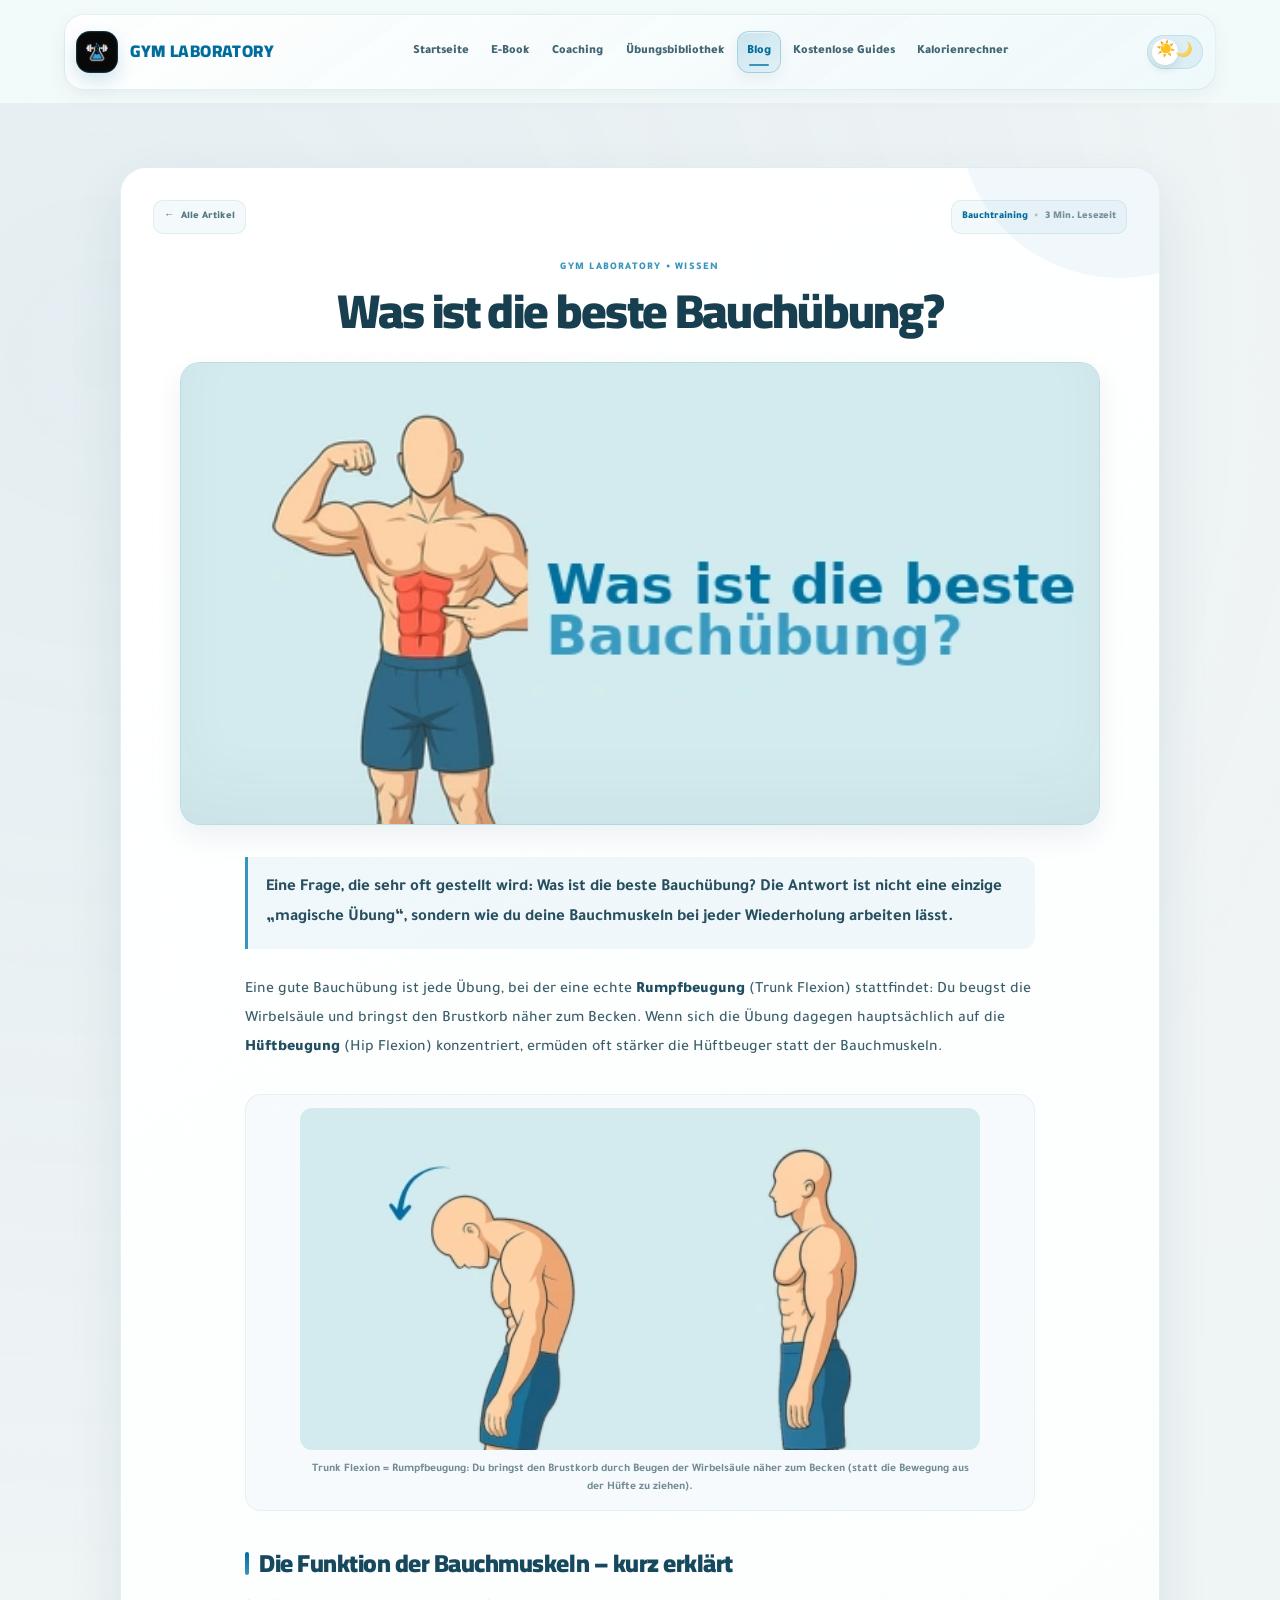
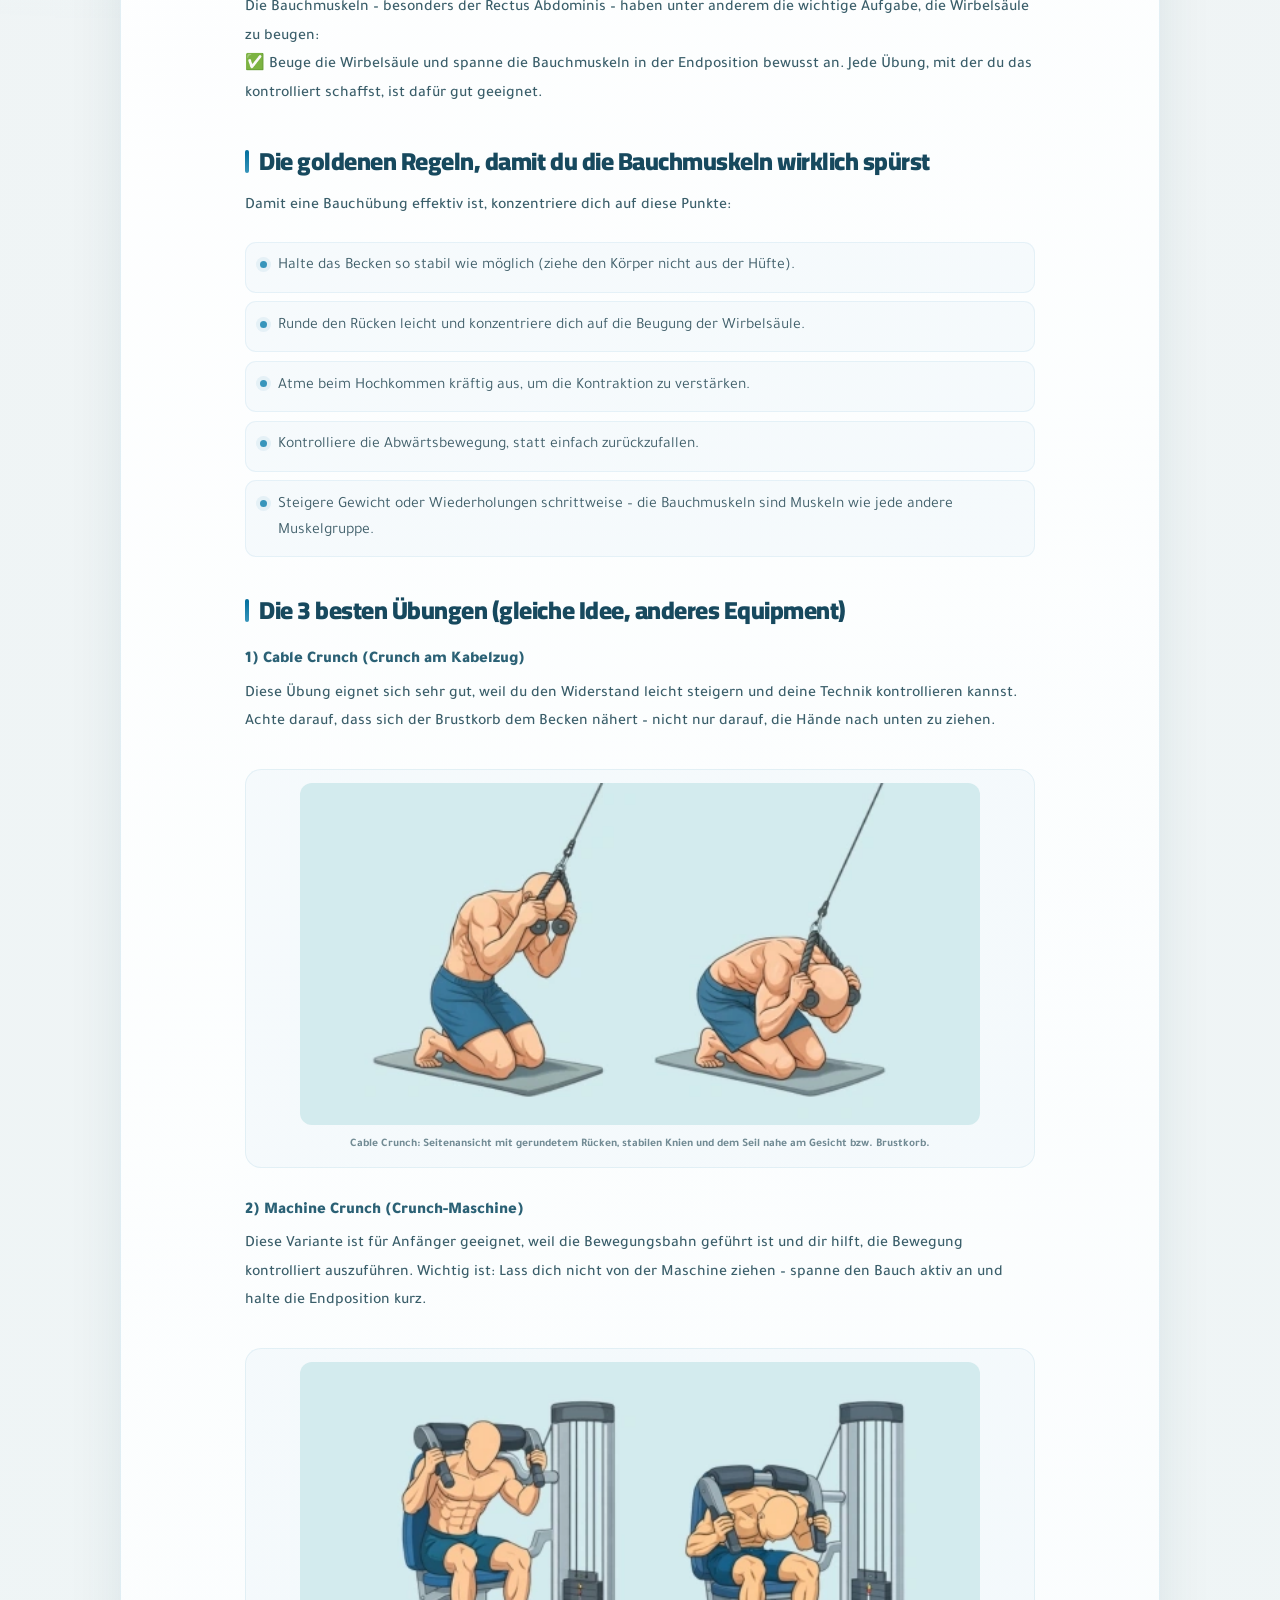
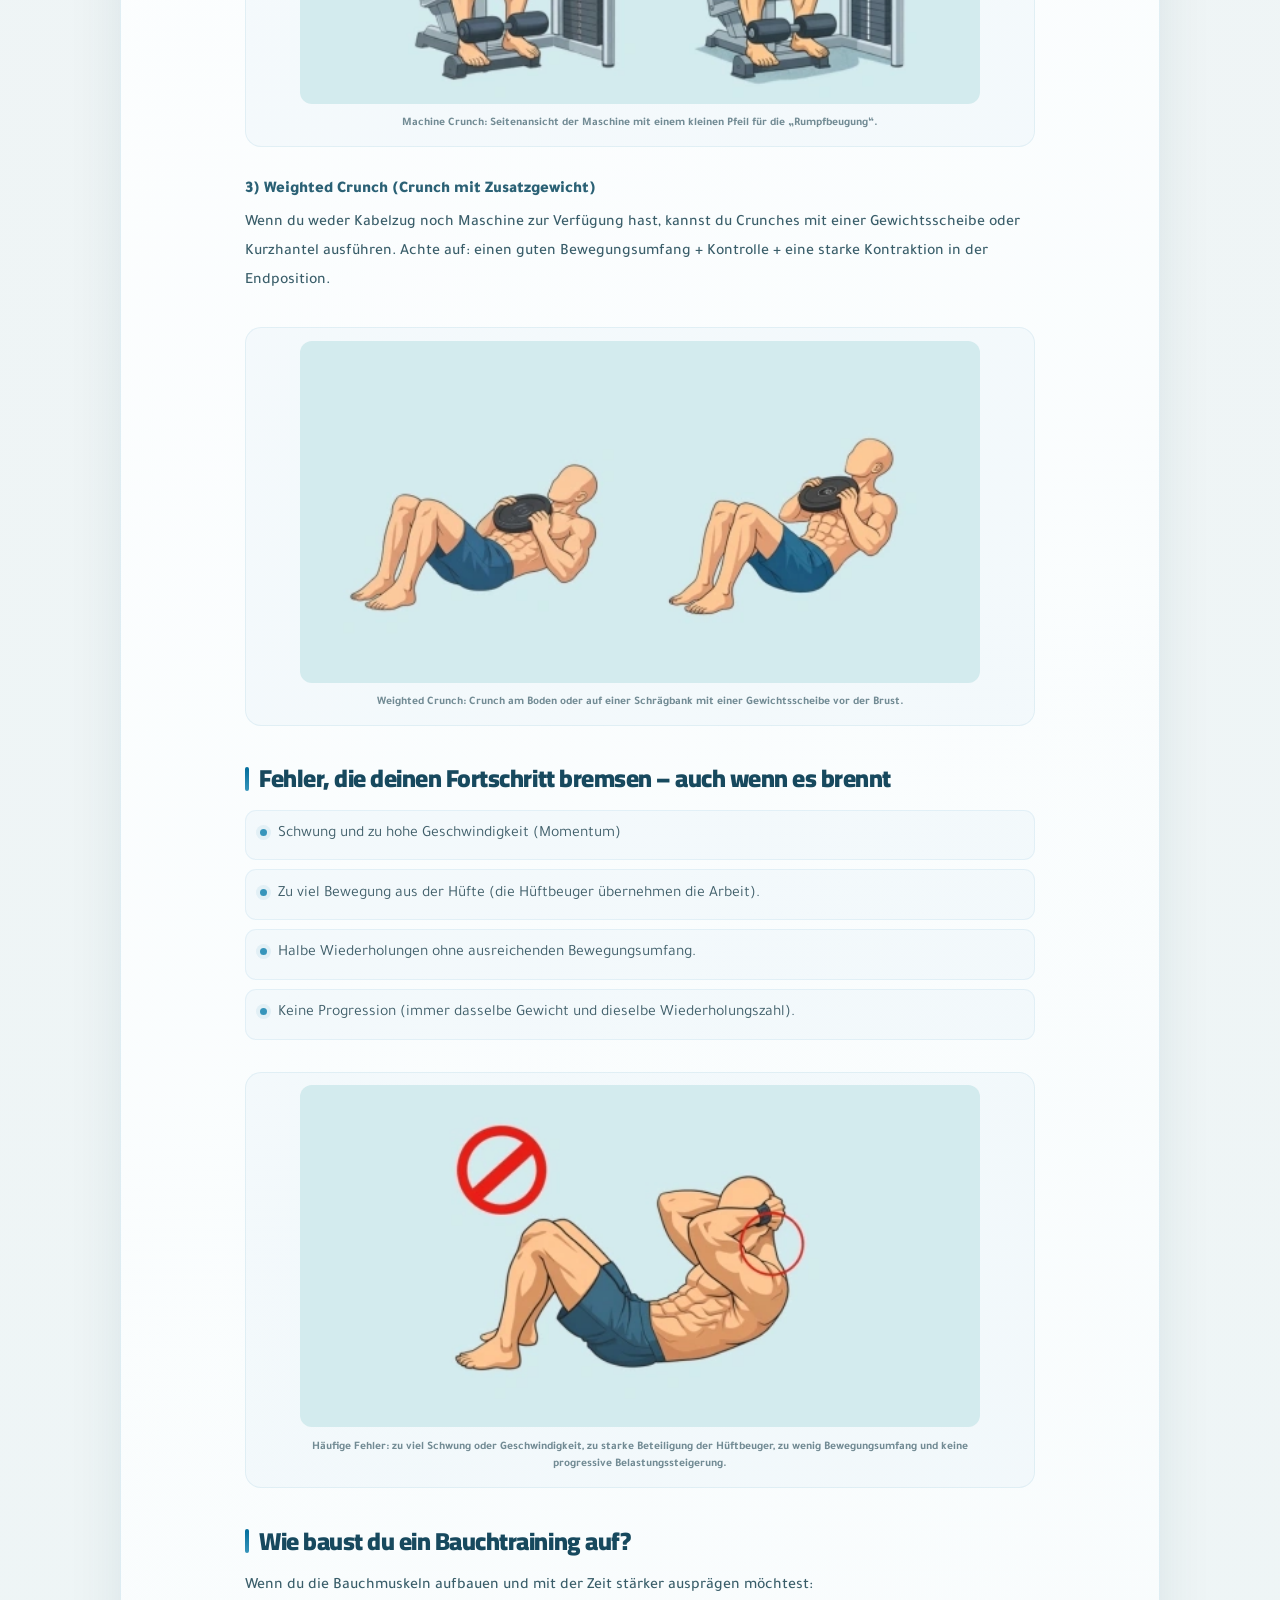
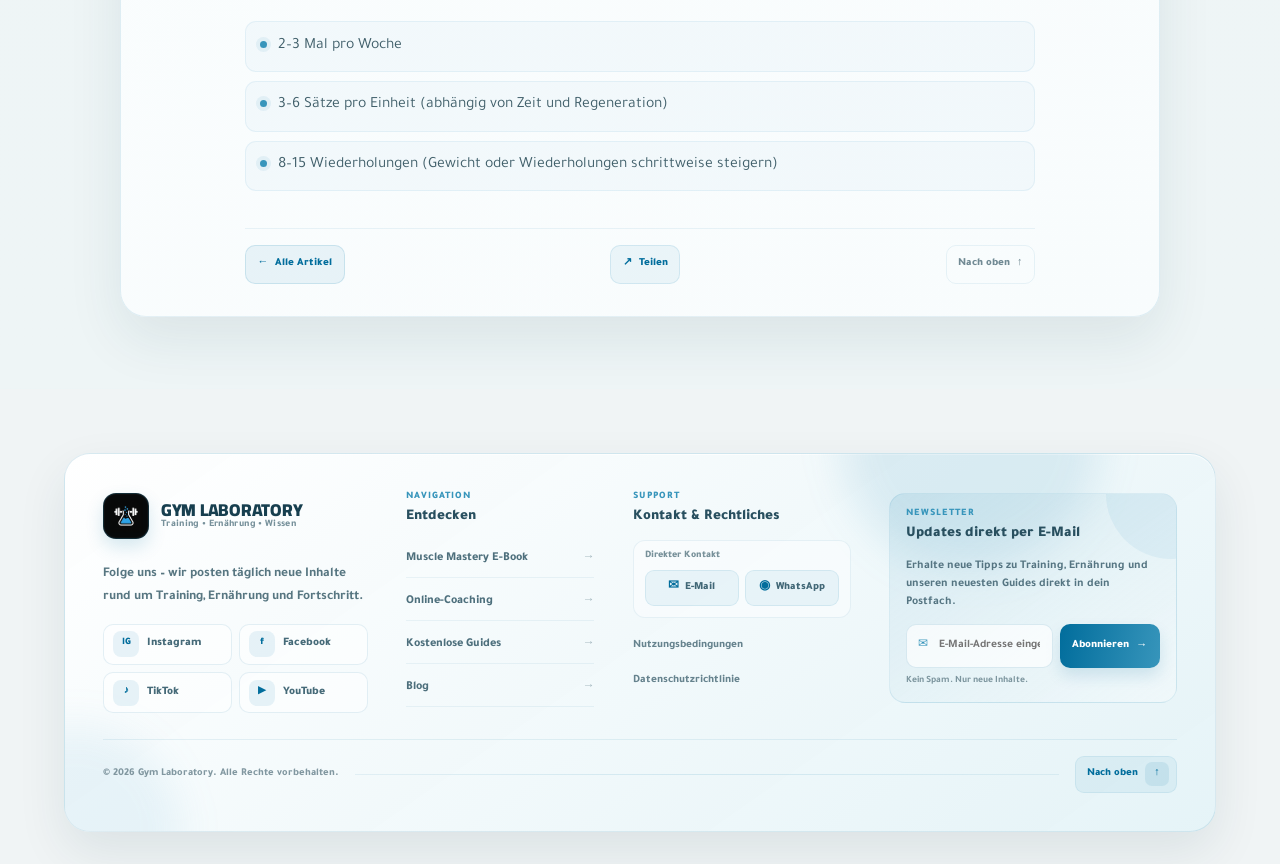
<file: blog7.html>
<!DOCTYPE html>

<html dir="ltr" lang="de">
<head>
<meta charset="utf-8"/>
<meta content="width=device-width, initial-scale=1.0" name="viewport"/>
<title>GYM LABORATORY – Was ist die beste Bauchübung?</title>
<!-- Fonts -->
<link href="https://fonts.googleapis.com" rel="preconnect"/>
<link crossorigin="" href="https://fonts.gstatic.com" rel="preconnect"/>
<link href="https://fonts.googleapis.com/css2?family=Cairo:wght@400;600;700;800&amp;family=Tajawal:wght@400;500;700&amp;display=swap" rel="stylesheet"/>
<link href="style.css" rel="stylesheet"/>
<!-- Mobile fix (blog7): remove the desktop max-height cap and prevent overflow for ALL images/blog inside the article on mobile -->
<style>
      @media (max-width: 600px) {
        /* Any image inside the article should be responsive on mobile */
        .article-body img {
          width: 100%;
          max-width: 100%;
          height: auto;
          max-height: none;
        }

        /* Optional: avoid awkward side gaps on very small screens */
        .article-figure {
          margin-inline: 0;
        }
      }
    </style>
</head>
<body data-page="article">
<div id="top"></div>
<!-- Header -->
<header class="site-header" id="siteHeader">
<div class="container">
<div class="header-shell">
<a aria-label="GYM LABORATORY Startseite" class="logo header-brand" href="index.html#home">
<span aria-hidden="true" class="header-brand-mark header-brand-mark--logo">
<img alt="" src="images/gym-laboratory-logo.webp"/>
</span>
<span class="header-brand-name">GYM LABORATORY</span>
</a>
<nav aria-label="Hauptnavigation" class="nav-menu" id="primaryNav">
<a class="nav-link" href="index.html#home">Startseite</a><a class="nav-link" href="index.html#ebook">E-Book</a><a class="nav-link" href="index.html#online">Coaching</a><a class="nav-link" href="exercises.html">Übungsbibliothek</a><a aria-current="page" class="nav-link active" href="blog.html">Blog</a><a class="nav-link" href="index.html#free-guides">Kostenlose Guides</a><a class="nav-link" href="index.html#bmr">Kalorienrechner</a>
</nav>
<div class="header-actions">
<label class="theme-switch header-theme-switch" title="Darstellung ändern">
<input aria-label="Darstellung ändern" id="themeToggle" type="checkbox"/>
<span aria-hidden="true" class="theme-slider">
<span class="theme-icon theme-icon--sun">☀️</span>
<span class="theme-icon theme-icon--moon">🌙</span>
</span>
</label>
<button aria-controls="primaryNav" aria-expanded="false" aria-label="Menü öffnen" class="nav-toggle" id="navToggle" type="button">
<span></span><span></span><span></span>
</button>
</div>
</div>
</div>
</header>
<!-- Article content -->
<section class="article-section">
<div class="container">
<div class="article-container article-container--premium">
<div class="article-topbar"><a class="article-breadcrumb" href="blog.html">← <span>Alle Artikel</span></a><div class="article-meta"><span class="article-category">Bauchtraining</span><span aria-hidden="true" class="article-meta-dot">•</span><span class="article-reading-time">3 Min. Lesezeit</span></div></div><div class="article-heading"><span class="article-eyebrow">GYM LABORATORY • WISSEN</span><h1 class="article-title">Was ist die beste Bauchübung?</h1></div><div class="article-hero-media"><img alt="Was ist die beste Bauchübung? Richtige Crunch-Technik" class="article-image" loading="lazy" src="images/blog/blog7.webp"/></div><div class="article-body">
<p class="article-lead">
              Eine Frage, die sehr oft gestellt wird: Was ist die beste Bauchübung? Die Antwort ist nicht eine einzige „magische Übung“,
               sondern wie du deine Bauchmuskeln bei jeder Wiederholung arbeiten lässt.
            </p>
<p>
              Eine gute Bauchübung ist jede Übung, bei der eine echte <b>Rumpfbeugung</b>
               (<span lang="en">Trunk Flexion</span>) stattfindet: Du beugst die Wirbelsäule und bringst
               den Brustkorb näher zum Becken. Wenn sich die Übung dagegen hauptsächlich auf die <b>Hüftbeugung</b>
               (<span lang="en">Hip Flexion</span>) konzentriert, ermüden oft stärker die Hüftbeuger
               statt der Bauchmuskeln.
            </p>
<figure class="article-figure">
<img alt="Trunk Flexion – Rumpfbeugung" class="article-image" loading="lazy" src="images/blog/blog7-trunk-flexion.webp"/>
<figcaption>
                Trunk Flexion = Rumpfbeugung: Du bringst den Brustkorb durch Beugen der Wirbelsäule näher zum Becken
                 (statt die Bewegung aus der Hüfte zu ziehen).
              </figcaption>
</figure>
<h2>Die Funktion der Bauchmuskeln – kurz erklärt</h2>
<p>
              Die Bauchmuskeln – besonders der <span lang="en">Rectus Abdominis</span> – haben unter anderem die wichtige Aufgabe,
              die Wirbelsäule zu beugen:
              <br/>
              ✅ Beuge die Wirbelsäule und spanne die Bauchmuskeln in der Endposition bewusst an. Jede Übung, mit der du das
               kontrolliert schaffst, ist dafür gut geeignet.
            </p>
<h2>Die goldenen Regeln, damit du die Bauchmuskeln wirklich spürst</h2>
<p>Damit eine Bauchübung effektiv ist, konzentriere dich auf diese Punkte:</p>
<ul>
<li>Halte das Becken so stabil wie möglich (ziehe den Körper nicht aus der Hüfte).</li>
<li>Runde den Rücken leicht und konzentriere dich auf die Beugung der Wirbelsäule.</li>
<li>Atme beim Hochkommen kräftig aus, um die Kontraktion zu verstärken.</li>
<li>Kontrolliere die Abwärtsbewegung, statt einfach zurückzufallen.</li>
<li>Steigere Gewicht oder Wiederholungen schrittweise – die Bauchmuskeln sind Muskeln wie jede andere Muskelgruppe.</li>
</ul>
<h2>Die 3 besten Übungen (gleiche Idee, anderes Equipment)</h2>
<h3>1) <span lang="en">Cable Crunch</span> (Crunch am Kabelzug)</h3>
<p>
              Diese Übung eignet sich sehr gut, weil du den Widerstand leicht steigern und deine Technik kontrollieren kannst. Achte darauf, dass sich der Brustkorb
               dem Becken nähert – nicht nur darauf, die Hände nach unten zu ziehen.
            </p>
<figure class="article-figure">
<img alt="Cable Crunch – Crunch am Kabelzug" class="article-image" loading="lazy" src="images/blog/blog7-cable-crunch.webp"/>
<figcaption>
                Cable Crunch: Seitenansicht mit gerundetem Rücken, stabilen Knien und dem Seil
                 nahe am Gesicht bzw. Brustkorb.
              </figcaption>
</figure>
<h3>2) <span lang="en">Machine Crunch</span> (Crunch-Maschine)</h3>
<p>
              Diese Variante ist für Anfänger geeignet, weil die Bewegungsbahn geführt ist und dir hilft, die Bewegung kontrolliert auszuführen. Wichtig ist:
               Lass dich nicht von der Maschine ziehen – spanne den Bauch aktiv an und halte die Endposition kurz.
            </p>
<figure class="article-figure">
<img alt="Machine Crunch – Crunch-Maschine" class="article-image" loading="lazy" src="images/blog/blog7-machine-crunch.webp"/>
<figcaption>
                Machine Crunch: Seitenansicht der Maschine mit einem kleinen Pfeil für die „Rumpfbeugung“.
              </figcaption>
</figure>
<h3>3) <span lang="en">Weighted Crunch</span> (Crunch mit Zusatzgewicht)</h3>
<p>
              Wenn du weder Kabelzug noch Maschine zur Verfügung hast, kannst du Crunches mit einer Gewichtsscheibe oder Kurzhantel ausführen. Achte auf: einen guten Bewegungsumfang +
               Kontrolle + eine starke Kontraktion in der Endposition.
            </p>
<figure class="article-figure">
<img alt="Weighted Crunch – Crunch mit Zusatzgewicht" class="article-image" loading="lazy" src="images/blog/blog7-weighted-crunch.webp"/>
<figcaption>
                Weighted Crunch: Crunch am Boden oder auf einer Schrägbank mit einer Gewichtsscheibe vor der Brust.
              </figcaption>
</figure>
<h2>Fehler, die deinen Fortschritt bremsen – auch wenn es brennt</h2>
<ul>
<li>Schwung und zu hohe Geschwindigkeit (<span lang="en">Momentum</span>)</li>
<li>Zu viel Bewegung aus der Hüfte (die Hüftbeuger übernehmen die Arbeit).</li>
<li>Halbe Wiederholungen ohne ausreichenden Bewegungsumfang.</li>
<li>Keine Progression (immer dasselbe Gewicht und dieselbe Wiederholungszahl).</li>
</ul>
<figure class="article-figure">
<img alt="Häufige Fehler beim Bauchtraining" class="article-image" loading="lazy" src="images/blog/blog7-common-mistakes.webp"/>
<figcaption>
                Häufige Fehler: zu viel Schwung oder Geschwindigkeit, zu starke Beteiligung der Hüftbeuger, zu wenig Bewegungsumfang
                 und keine progressive Belastungssteigerung.
              </figcaption>
</figure>
<h2>Wie baust du ein Bauchtraining auf?</h2>
<p>Wenn du die Bauchmuskeln aufbauen und mit der Zeit stärker ausprägen möchtest:</p>
<ul>
<li>2–3 Mal pro Woche</li>
<li>3–6 Sätze pro Einheit (abhängig von Zeit und Regeneration)</li>
<li>8–15 Wiederholungen (Gewicht oder Wiederholungen schrittweise steigern)</li>
</ul>
</div><div class="article-bottom-nav"><a class="article-back-button" href="blog.html"><span aria-hidden="true">←</span> Alle Artikel</a><a class="article-top-link" href="#top">Nach oben <span aria-hidden="true">↑</span></a></div>
</div>
</div>
</section>
<!-- Footer -->
<footer class="site-footer">
<div class="container">
<div class="footer-card footer-card--premium">
<div aria-hidden="true" class="footer-glow footer-glow--one"></div>
<div aria-hidden="true" class="footer-glow footer-glow--two"></div>
<div class="footer-grid footer-grid--premium">
<!-- Brand -->
<div class="footer-col footer-brand">
<a aria-label="Zur Startseite" class="footer-brand-lockup" href="index.html#home">
<span aria-hidden="true" class="footer-brand-mark footer-brand-mark--logo">
<img alt="" loading="lazy" src="images/gym-laboratory-logo.webp"/>
</span>
<span class="footer-brand-copy">
<strong class="footer-brand-title">GYM LABORATORY</strong>
<small>Training • Ernährung • Wissen</small>
</span>
</a>
<p class="footer-brand-text">
                Folge uns – wir posten täglich neue Inhalte rund um Training, Ernährung und Fortschritt.
              </p>
<div class="footer-social">
<a class="footer-pill" href="https://www.instagram.com/gymlaboo/" rel="noopener" target="_blank">
<span class="footer-social-dot">IG</span>
                  Instagram
                </a>
<a class="footer-pill" href="https://www.facebook.com/profile.php?id=61576849801264" rel="noopener" target="_blank">
<span class="footer-social-dot">f</span>
                  Facebook
                </a>
<a class="footer-pill" href="https://www.tiktok.com/@gymlaboo" rel="noopener" target="_blank">
<span class="footer-social-dot">♪</span>
                  TikTok
                </a>
<a class="footer-pill" href="https://www.youtube.com/@gymlabo" rel="noopener" target="_blank">
<span class="footer-social-dot">▶</span>
                  YouTube
                </a>
</div>
</div>
<!-- Explore -->
<div class="footer-col">
<span class="footer-col-eyebrow">Navigation</span>
<h4 class="footer-title">Entdecken</h4>
<ul class="footer-links footer-links--premium">
<li><a href="index.html#ebook"><span>Muscle Mastery E-Book</span><span>→</span></a></li>
<li><a href="index.html#online"><span>Online-Coaching</span><span>→</span></a></li>
<li><a href="index.html#free-guides"><span>Kostenlose Guides</span><span>→</span></a></li>
<li><a href="blog.html"><span>Blog</span><span>→</span></a></li>
</ul>
</div>
<!-- Contact + legal -->
<div class="footer-col">
<span class="footer-col-eyebrow">Support</span>
<h4 class="footer-title">Kontakt &amp; Rechtliches</h4>
<div class="footer-contact-box">
<span class="footer-contact-label">Direkter Kontakt</span>
<div class="footer-contact-actions">
<a aria-label="E-Mail-Adresse kopieren" class="footer-icon footer-icon--wide" data-copy-email="contact.labooo@gmail.com" href="#">
<span class="footer-contact-symbol">✉</span>
<span>E-Mail</span>
</a>
<a aria-label="WhatsApp" class="footer-icon footer-icon--wide" href="https://wa.me/212657994110" rel="noopener" target="_blank">
<span class="footer-contact-symbol">◉</span>
<span>WhatsApp</span>
</a>
</div>
</div>
<ul class="footer-links footer-legal-links">
<li><a href="#" id="terms-link">Nutzungsbedingungen</a></li>
<li><a href="#" id="privacy-link">Datenschutzrichtlinie</a></li>
</ul>
</div>
<!-- Newsletter -->
<div class="footer-col footer-newsletter-card">
<span class="footer-col-eyebrow">Newsletter</span>
<h4 class="footer-title">Updates direkt per E-Mail</h4>
<p class="footer-muted">
                Erhalte neue Tipps zu Training, Ernährung und unseren neuesten Guides direkt in dein Postfach.
              </p>
<form action="https://docs.google.com/forms/d/e/1FAIpQLSf1J3YBh-Xstf0M2CuExO_WGVY75-u4iBIj2NMQHoWoRmXLrg/formResponse" class="newsletter" method="POST" onsubmit="newsletterSuccess()" target="hidden_iframe">
<div class="newsletter-field">
<span aria-hidden="true" class="newsletter-mail-icon">✉</span>
<input name="entry.364924139" placeholder="E-Mail-Adresse eingeben" required="" type="email"/>
</div>
<button type="submit">
<span>Abonnieren</span>
<span aria-hidden="true">→</span>
</button>
</form>
<iframe name="hidden_iframe" style="display:none;"></iframe>
<p class="newsletter-success" id="newsletter-success" style="display:none;"></p>
<span class="footer-newsletter-note">Kein Spam. Nur neue Inhalte.</span>
</div>
</div>
<div class="footer-bottom footer-bottom--premium">
<span class="footer-copyright">
              © 2026 Gym Laboratory. Alle Rechte vorbehalten.
            </span>
<span aria-hidden="true" class="footer-bottom-line"></span>
<a class="footer-backtop" href="#top">
<span>Nach oben</span>
<span aria-hidden="true" class="footer-backtop-arrow">↑</span>
</a>
</div>
</div>
</div>
</footer>
<!-- Legal modal overlay and container -->
<div class="legal-modal-overlay" id="legalOverlay" style="display: none;"></div>
<div class="legal-modal" id="legalModal" style="display: none;">
<div class="legal-modal-content">
<span class="legal-close" id="legalCloseBtn">×</span>
<h3 id="legalModalTitle"></h3>
<div class="legal-modal-body" id="legalModalBody"></div>
</div>
</div>
<!-- Hidden detailed legal content for Terms of Service and Privacy Policy -->
<div id="terms-content" style="display: none;">
<p><strong>Letzte Aktualisierung:</strong> 07. Januar 2026</p>
<p>Willkommen auf der Website von GYM LABORATORY. Durch die Nutzung dieser Website oder eines unserer Angebote bestätigst du, dass du diese Bedingungen gelesen und verstanden hast und ihnen zustimmst.</p>
<p><strong>1) Definitionen</strong></p>
<p><strong>Website:</strong> Die Plattform GYM LABORATORY und die damit verbundenen Inhalte.</p>
<p><strong>Angebote:</strong> Dazu gehören Lerninhalte, die Übungsbibliothek, der Blog, der Kalorienrechner, Online-Coaching und digitale Bücher (E-Books).</p>
<p><strong>Nutzer:</strong> Jede Person, die die Website besucht oder eines der Angebote nutzt.</p>
<p><strong>Inhalte:</strong> Alle Texte, Bilder, Trainingsprogramme, Artikel, Videos, Übungen und Lernmaterialien, die auf der Website verfügbar sind.</p>
<p><strong>2) Annahme der Bedingungen</strong><br/>Durch die Nutzung der Website erklärst du dich mit diesen Bedingungen einverstanden. Wenn du ihnen nicht zustimmst, musst du die Nutzung der Website und ihrer Angebote sofort einstellen.</p>
<p><strong>3) Art der Angebote und keine Ergebnisgarantie</strong><br/>GYM LABORATORY bietet Bildungs- und Informationsinhalte zu Fitness und Ernährung. Dabei gilt:<br/>Ergebnisse unterscheiden sich von Person zu Person und hängen unter anderem von Konsequenz, Alter, Genetik, Gesundheitszustand und Lebensstil ab.<br/>Empfehlungen oder Programme dienen als allgemeine Orientierung oder basieren beim persönlichen Coaching auf den von dir bereitgestellten Angaben.</p>
<p><strong>4) Gesundheitshinweis und medizinische Verantwortung (sehr wichtig)</strong><br/>Die Website ersetzt keinen Arzt oder medizinisches Fachpersonal. Durch die Nutzung unserer Angebote bestätigst du Folgendes:<br/>Wenn du an einer Krankheit oder gesundheitlichen Beeinträchtigung leidest (z. B. Herz-Kreislauf-Erkrankungen, Bluthochdruck, Diabetes, Verletzungen oder andere medizinische Beschwerden), solltest du vor Beginn eines Programms, Trainings oder einer Ernährungsumstellung ärztlichen Rat einholen.<br/>Du nutzt die Inhalte und Angebote der Website auf eigene Verantwortung.<br/>Wir übernehmen keine Haftung für Verletzungen oder Schäden, die durch falsche Anwendung, fehlende fachliche Beratung oder unsachgemäße Nutzung der Informationen entstehen.</p>
<p><strong>5) Digitale Bücher und Online-Coaching</strong><br/>Wir können digitale Produkte und Dienstleistungen anbieten, zum Beispiel:<br/>E-Books<br/>Persönliches Coaching / Online-Trainingsprogramme<br/>Dabei gilt:<br/>Diese Angebote sind digital und nicht materiell.<br/>Nach der Bereitstellung bzw. Zusendung eines Produkts oder Programms an den Nutzer kann eine Rückgabe aufgrund der digitalen Natur des Inhalts nicht garantiert werden.</p>
<p><strong>6) Zahlung und Zahlungsmethoden</strong><br/>Zahlungen können unter anderem über PayPal, Banküberweisung oder Western Union akzeptiert werden. Weitere Zahlungsmethoden können künftig hinzukommen.<br/>Der Nutzer ist dafür verantwortlich, bei der Zahlung korrekte Angaben zu machen und gegebenenfalls anfallende Überweisungsgebühren zu tragen.</p>
<p><strong>7) Rückerstattungsrichtlinie (Refund Policy)</strong><br/>Derzeit bieten wir aufgrund der Art digitaler Inhalte und Online-Dienstleistungen keine allgemeine Rückerstattungsregelung an. In Ausnahmefällen können Anfragen nach unserem Ermessen geprüft werden.</p>
<p><strong>8) Geistiges Eigentum</strong><br/>Alle Inhalte auf der Website von GYM LABORATORY (Artikel, Programme, Design, Texte, Bilder usw.) gehören zur Website. Inhalte dürfen ohne Genehmigung weder kopiert noch erneut veröffentlicht oder verkauft werden. Tipps und Informationen dürfen für persönliche oder Bildungszwecke genutzt werden, um Wissen zu verbreiten und das Fitnessniveau in Marokko und der arabischen Welt zu verbessern, sofern die Inhalte nicht als eigene ausgegeben oder kommerziell genutzt werden.</p>
<p><strong>9) Unzulässige Nutzung</strong><br/>Es ist untersagt, die Inhalte ohne Genehmigung kommerziell zu verwenden oder störende bzw. schädliche Daten oder Nachrichten zu versenden.</p>
<p><strong>10) Externe Links</strong><br/>Die Website kann Links zu anderen Plattformen wie Instagram, TikTok oder YouTube enthalten. Für die Inhalte oder Richtlinien dieser Websites sind wir nicht verantwortlich.</p>
<p><strong>11) Änderungen der Bedingungen</strong><br/>Wir behalten uns das Recht vor, diese Nutzungsbedingungen jederzeit zu ändern. Die weitere Nutzung der Website nach einer Aktualisierung gilt als Zustimmung zu den neuen Bedingungen.</p>
<p><strong>12) Kontakt und Support</strong><br/>Bei Fragen oder Anliegen zu unseren Angeboten kannst du uns per E-Mail kontaktieren:<br/>📩 contact.labooo@gmail.com<br/>Voraussichtliche Antwortzeit: 24 bis 72 Stunden.</p>
</div>
<div id="privacy-content" style="display: none;">
<p><strong>Letzte Aktualisierung:</strong> 07. Januar 2026</p>
<p>Bei GYM LABORATORY respektieren wir deine Privatsphäre und verpflichten uns zum Schutz deiner Daten. Diese Richtlinie erklärt, welche Informationen wir erfassen und wie wir sie verwenden.</p>
<p><strong>1) Welche Informationen wir erfassen</strong></p>
<p>Wir erfassen nur die minimal erforderlichen Daten, zum Beispiel:</p>
<p><strong>a) E-Mail-Adresse (Newsletter)</strong><br/>Wenn du unseren Newsletter abonnierst, erfassen wir gegebenenfalls nur deine E-Mail-Adresse. Sie wird verwendet, um Tipps zu Ernährung und Training sowie Updates zu Artikeln und neuen Inhalten zu senden.</p>
<p><strong>b) Daten für das Online-Coaching</strong><br/>Beim Ausfüllen des Coaching-Formulars kannst du Angaben wie Ziel, Größe und Gewicht, Alter, Aktivitätsniveau sowie Informationen zu Ernährung und Training und gegebenenfalls Gesundheitsinformationen angeben. ⚠️ Diese Informationen werden ausschließlich verwendet, um ein passendes Programm für dich zu erstellen.</p>
<p><strong>2) Wie wir deine Daten verwenden</strong><br/>Wir verwenden deine Daten ausschließlich, um Coaching- und Ernährungsprogramme bereitzustellen, den Newsletter an Personen zu senden, die dem zugestimmt haben, und dich bezüglich unserer Angebote zu kontaktieren.</p>
<p><strong>3) Keine Weitergabe von Daten</strong><br/>Wir verkaufen oder teilen deine personenbezogenen Daten nicht mit Dritten; deine Daten bleiben privat und vertraulich. Eine technische Weitergabe kann lediglich im Zusammenhang mit Zahlungen erfolgen (z. B. PayPal oder Banküberweisung), da diese Dienste Zahlungsdaten zur Abwicklung der Transaktion benötigen.</p>
<p><strong>4) Datenschutz</strong><br/>Wir verpflichten uns, angemessene Sicherheitsmaßnahmen zu ergreifen, um deine Daten vor unbefugtem Zugriff, Offenlegung oder Veränderung zu schützen.</p>
<p><strong>5) Cookies</strong><br/>Die Website kann Cookies verwenden, um die Nutzererfahrung zu verbessern, zum Beispiel um den Dunkelmodus zu speichern und die Leistung der Website zu optimieren.</p>
<p><strong>6) Rechte der Nutzer</strong><br/>Du kannst jederzeit verlangen, dass deine E-Mail-Adresse aus dem Newsletter-Verteiler entfernt wird, und uns kontaktieren, um die Löschung deiner Coaching-Daten zu beantragen.</p>
<p><strong>7) Änderungen dieser Richtlinie</strong><br/>Wir können diese Datenschutzrichtlinie aktualisieren, wenn neue Angebote oder Funktionen hinzukommen (zum Beispiel künftig Benutzerkonten). Aktualisierungen werden auf dieser Seite veröffentlicht.</p>
<p><strong>8) Kontakt</strong><br/>Bei Anliegen zu Datenschutz oder Daten: 📩 contact.labooo@gmail.com<br/>Wir antworten innerhalb von 24 bis 72 Stunden.</p>
</div>
<!-- Dark mode, newsletter and back to top scripts -->
<script>
      // Newsletter success handler
      function newsletterSuccess() {
        const msgEl = document.getElementById("newsletter-success");
        if (msgEl) {
          msgEl.textContent = "Vielen Dank für deine Anmeldung!";
          msgEl.style.display = "block";
          setTimeout(() => {
            msgEl.style.display = "none";
          }, 4000);
        }
      }

      document.addEventListener("DOMContentLoaded", () => {
        // Theme toggle
        const toggle = document.getElementById("themeToggle");

        const saved = localStorage.getItem("theme");
        const startDark =
          saved === "dark" ||
          (!saved && window.matchMedia("(prefers-color-scheme: dark)").matches);
        document.body.classList.toggle("dark", startDark);
        toggle.checked = startDark;
        toggle.addEventListener("change", () => {
          const isDark = toggle.checked;
          document.body.classList.toggle("dark", isDark);
          localStorage.setItem("theme", isDark ? "dark" : "light");
        });

        // Back-to-top smooth scroll for footer link
        document.querySelectorAll('a[href="#top"]').forEach((link) => {
          link.addEventListener("click", (e) => {
            e.preventDefault();
            const topEl = document.getElementById("top");
            if (topEl) topEl.scrollIntoView({ behavior: "smooth" });
          });
        });
      });
    </script>
<!-- Email copy-to-clipboard + toast -->
<div class="copy-toast" id="copy-toast" style="display: none;">E-Mail-Adresse kopiert ✅</div>
<script>
      document.addEventListener("DOMContentLoaded", () => {
        const toast = document.getElementById("copy-toast");
        document.querySelectorAll("[data-copy-email]").forEach((btn) => {
          btn.addEventListener("click", async (e) => {
            e.preventDefault();
            const email = btn.getAttribute("data-copy-email");
            try {
              await navigator.clipboard.writeText(email);
              if (toast) {
                toast.style.display = "block";
                setTimeout(() => (toast.style.display = "none"), 2000);
              }
            } catch (err) {
              console.error("Failed to copy email:", err);
            }
          });
        });
      });
    </script>
<!-- Legal modal script -->
<script>
      document.addEventListener("DOMContentLoaded", () => {
        const termsLink = document.getElementById("terms-link");
        const privacyLink = document.getElementById("privacy-link");
        const overlay = document.getElementById("legalOverlay");
        const modal = document.getElementById("legalModal");
        const closeBtn = document.getElementById("legalCloseBtn");
        const titleEl = document.getElementById("legalModalTitle");
        const bodyEl = document.getElementById("legalModalBody");

        function openModal(type) {
          const termsContent = document.getElementById("terms-content");
          const privacyContent = document.getElementById("privacy-content");

          if (!overlay || !modal || !titleEl || !bodyEl) return;

          if (type === "terms") {
            titleEl.textContent = "Nutzungsbedingungen";
            bodyEl.innerHTML = termsContent ? termsContent.innerHTML : "";
          } else {
            titleEl.textContent = "Datenschutzrichtlinie";
            bodyEl.innerHTML = privacyContent ? privacyContent.innerHTML : "";
          }

          overlay.style.display = "block";
          modal.style.display = "block";
          document.body.style.overflow = "hidden";
        }

        function closeModal() {
          if (!overlay || !modal) return;
          overlay.style.display = "none";
          modal.style.display = "none";
          document.body.style.overflow = "";
        }

        if (termsLink)
          termsLink.addEventListener("click", (e) => {
            e.preventDefault();
            openModal("terms");
          });

        if (privacyLink)
          privacyLink.addEventListener("click", (e) => {
            e.preventDefault();
            openModal("privacy");
          });

        if (closeBtn) closeBtn.addEventListener("click", closeModal);
        if (overlay) overlay.addEventListener("click", closeModal);
      });
    </script>
<script defer="" src="mobile-enhancements.js"></script></body>
</html>
</file>
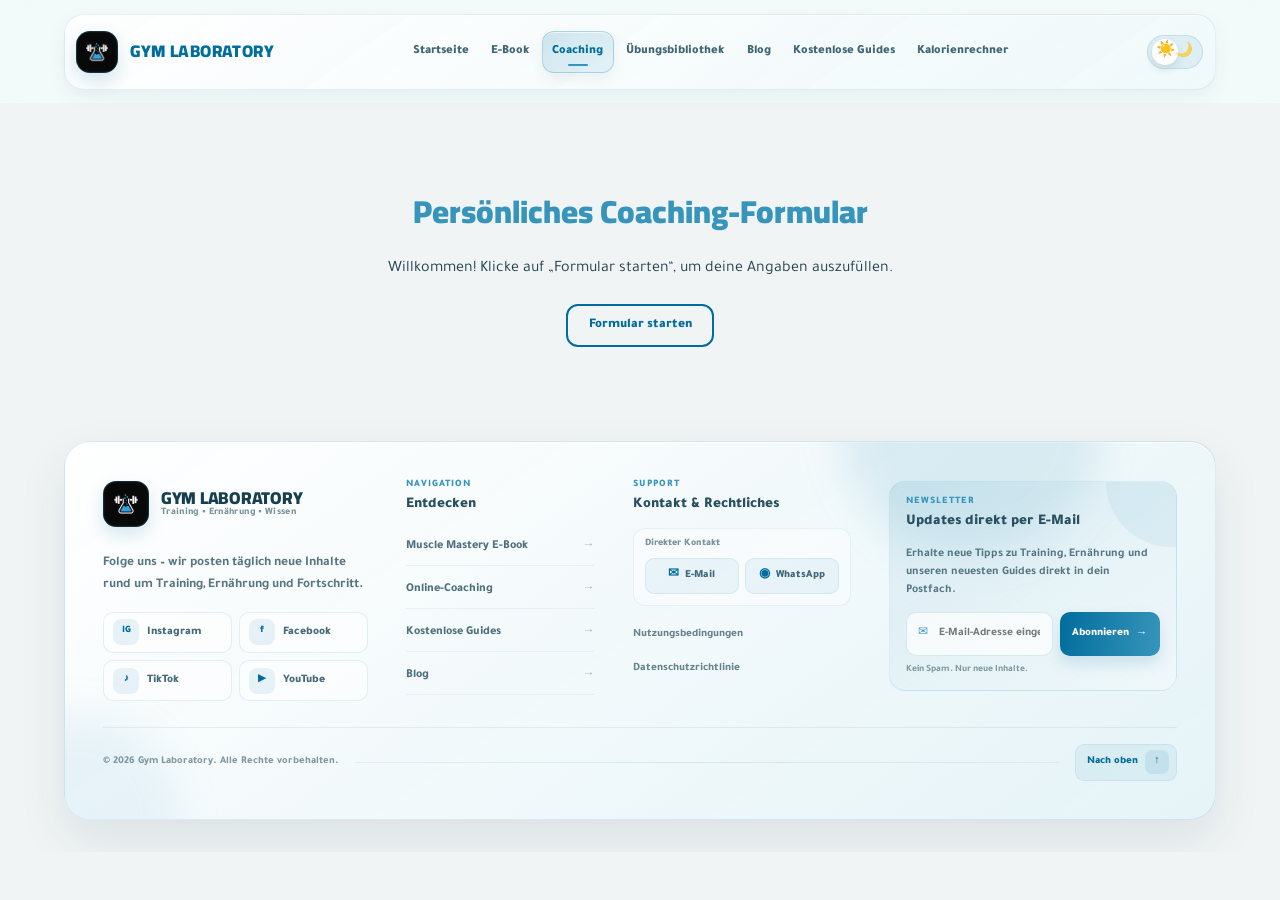
<file: coachingform.html>
<!DOCTYPE html>

<html dir="ltr" lang="de">
<head>
<meta charset="utf-8"/>
<meta content="width=device-width, initial-scale=1.0" name="viewport"/>
<title>Persönliches Coaching-Formular</title>
<!-- Fonts -->
<link href="https://fonts.googleapis.com" rel="preconnect"/>
<link crossorigin="" href="https://fonts.gstatic.com" rel="preconnect"/>
<link href="https://fonts.googleapis.com/css2?family=Cairo:wght@400;600;700;800&amp;family=Tajawal:wght@400;500;700&amp;display=swap" rel="stylesheet"/>
<!-- Base site styles -->
<link href="style.css" rel="stylesheet"/>
<style>
      /* Prevent iOS Safari auto-zoom and font boosting on mobile */
      /* Ensure text size adjusts normally and inputs have at least 16px font to avoid zooming when tapped */
      html {
        -webkit-text-size-adjust: 100%;
        text-size-adjust: 100%;
      }
      /* Avoid horizontal scrolling on this page by preventing overflow and
         constraining the maximum width. Without this, narrow mobile screens
         can accumulate a small horizontal scroll offset and cause steps to
         appear off‑center when navigating the form. */
      html, body {
        overflow-x: hidden;
        max-width: 100%;
      }

      /* Checkmark indicator for selected coaching package
         Each plan icon will display a small checkmark badge on its emoji
         circle when selected. This provides a clear visual confirmation of
         which package is chosen while keeping the hover/tap details unchanged. */
      .plan-icons-grid.offer-options .plan-icon .icon-circle {
        position: relative;
      }
      .plan-icons-grid.offer-options .plan-icon.selected .icon-circle::after {
        content: '✔';
        font-size: 0.75rem;
        position: absolute;
        top: -0.35rem;
        right: -0.35rem;
        width: 1.1rem;
        height: 1.1rem;
        border-radius: 50%;
        display: flex;
        align-items: center;
        justify-content: center;
        background: var(--accent);
        color: var(--light);
        box-shadow: 0 2px 4px rgba(0,0,0,0.2);
      }
      /* Additional styles for coaching form page */
      /* Define accent colors used in this page */
      :root {
        /* Use existing theme colors for accent buttons and progress */
        --accent: var(--h2);
        --accent-hover: var(--h1);
      }
      .coaching-hero {
        padding: 80px 0 30px;
        text-align: center;
        background: var(--secondary-bg);
      }
      .language-selection {
        margin-top: 20px;
        display: flex;
        justify-content: center;
        gap: 1rem;
      }
      .language-selection .lang-btn {
        padding: 0.7rem 1.3rem;
        border-radius: 12px;
        border: 2px solid var(--h1);
        background: transparent;
        color: var(--h1);
        font-weight: 900;
        cursor: pointer;
        transition: background 0.2s ease, transform 0.2s ease;
      }
      .language-selection .lang-btn:hover {
        background: rgba(55, 149, 187, 0.15);
        transform: translateY(-1px);
      }
      body.dark .language-selection .lang-btn {
        border-color: var(--dark-accent);
        color: var(--dark-accent);
      }
      body.dark .language-selection .lang-btn:hover {
        background: rgba(87, 167, 201, 0.25);
      }
      #form-section {
        margin-top: 40px;
      }
      #form-section.hidden {
        display: none;
      }
      .form-group {
        margin-bottom: 1rem;
      }
      .form-group label {
        display: block;
        margin-bottom: 6px;
        font-weight: 700;
        color: var(--h1);
      }
      .form-group input,
      .form-group select,
      .form-group textarea {
        width: 100%;
        padding: 0.7rem;
        border-radius: 8px;
        border: 1px solid rgba(10, 116, 166, 0.3);
        font-family: inherit;
        /* Set a minimum font size to prevent mobile browsers from zooming */
        font-size: 16px;
      }
      .form-group textarea {
        resize: vertical;
        min-height: 100px;
      }
      .form-group button {
        margin-top: 20px;
      }
      /* Progress bar and steps styles */
      .progressbar {
        position: relative;
        display: flex;
        justify-content: space-between;
        margin-bottom: 30px;
        counter-reset: step;
        /* Display items right-to-left so that step 1 appears on the right */
        direction: ltr;
        flex-direction: row;
      }
      .progress {
        position: absolute;
        top: 50%;
        left: 0;
        /* Hide the connecting line between steps. We only use the circles to indicate progress */
        height: 0;
        background: transparent;
        transform: translateY(-50%);
        z-index: 0;
        transition: width 0.3s ease;
        border-radius: 2px;
        width: 0%;
      }
      .progress-step {
        width: 34px;
        height: 34px;
        background: var(--secondary-bg);
        border-radius: 50%;
        border: 2px solid var(--h1);
        display: flex;
        justify-content: center;
        align-items: center;
        position: relative;
        z-index: 1;
        color: var(--h1);
        font-weight: 700;
        transition: background 0.3s ease, color 0.3s ease, border-color 0.3s ease;
        cursor: pointer;
      }
      .progress-step::before {
        /* Display the step number stored in the data-title attribute. Numbers help users know their progress */
        content: attr(data-title);
      }
      .progress-step.progress-step-active {
        background: var(--accent);
        border-color: var(--accent);
        color: #fff;
      }
      .step {
        display: none;
      }
      .step.step-active {
        display: block;
      }
      .button-group {
        display: flex;
        justify-content: space-between;
        margin-top: 1.5rem;
      }
      .next-btn,
      .prev-btn,
      .submit-btn {
        padding: 0.7rem 1.5rem;
        border-radius: 10px;
        border: none;
        background: var(--accent);
        color: #fff;
        cursor: pointer;
        font-weight: 700;
        transition: background 0.3s ease, transform 0.2s ease;
      }
      .prev-btn {
        background: var(--secondary-bg);
        color: var(--h1);
      }
      .next-btn:hover,
      .submit-btn:hover {
        background: var(--accent-hover);
        transform: translateY(-2px);
      }
      .prev-btn:hover {
        background: var(--accent-hover);
        color: #fff;
        transform: translateY(-2px);
      }
      .question-img {
        width: 100%;
        max-height: 180px;
        object-fit: cover;
        margin-bottom: 1rem;
        border-radius: 10px;
      }

      /* ===== Dark mode adjustments =====
         When the user toggles dark mode, some elements on this page still
         retain their light backgrounds, making the white text invisible.
         Override those surfaces to dark colours so the content remains legible. */
      /* Darken the hero section background in dark mode */
      body.dark .coaching-hero {
        background: var(--dark-secondary);
      }
      /* Update the “previous” navigation button to suit dark backgrounds */
      body.dark .prev-btn {
        background: var(--dark-secondary);
        color: var(--dark-accent);
      }
      body.dark .prev-btn:hover {
        background: var(--dark-accent);
        /* Use a dark background on hover to contrast with the accent colour */
        color: var(--dark-bg);
      }

      /* ===== Loading state styles =====
         When the user submits the form, display an animated loading spinner
         with a message. This helps provide feedback while the PDF is being
         generated and the WhatsApp message prepared. */
      #submitLoading {
        text-align: center;
        padding: 80px 0;
      }
      #submitLoading .loader {
        margin: 0 auto 20px;
        border: 5px solid rgba(1, 109, 156, 0.15);
        border-top: 5px solid var(--accent);
        border-radius: 50%;
        width: 50px;
        height: 50px;
        animation: spin 1s linear infinite;
      }
      /* Dark mode adjustments for the loader */
      body.dark #submitLoading .loader {
        border: 5px solid rgba(87, 167, 201, 0.3);
        border-top: 5px solid var(--dark-accent);
      }
      @keyframes spin {
        0% {
          transform: rotate(0deg);
        }
        100% {
          transform: rotate(360deg);
        }
      }
    </style>
</head>
<body data-page="coaching">
<div id="top"></div>
<!-- Header copied from index for consistent navigation and theme toggle -->
<header class="site-header" id="siteHeader">
<div class="container">
<div class="header-shell">
<a aria-label="GYM LABORATORY Startseite" class="logo header-brand" href="index.html#home">
<span aria-hidden="true" class="header-brand-mark header-brand-mark--logo">
<img alt="" src="images/gym-laboratory-logo.webp"/>
</span>
<span class="header-brand-name">GYM LABORATORY</span>
</a>
<nav aria-label="Hauptnavigation" class="nav-menu" id="primaryNav">
<a class="nav-link" href="index.html#home">Startseite</a><a class="nav-link" href="index.html#ebook">E-Book</a><a aria-current="page" class="nav-link active" href="index.html#online">Coaching</a><a class="nav-link" href="exercises.html">Übungsbibliothek</a><a class="nav-link" href="blog.html">Blog</a><a class="nav-link" href="index.html#free-guides">Kostenlose Guides</a><a class="nav-link" href="index.html#bmr">Kalorienrechner</a>
</nav>
<div class="header-actions">
<label class="theme-switch header-theme-switch" title="Darstellung ändern">
<input aria-label="Darstellung ändern" id="themeToggle" type="checkbox"/>
<span aria-hidden="true" class="theme-slider">
<span class="theme-icon theme-icon--sun">☀️</span>
<span class="theme-icon theme-icon--moon">🌙</span>
</span>
</label>
<button aria-controls="primaryNav" aria-expanded="false" aria-label="Menü öffnen" class="nav-toggle" id="navToggle" type="button">
<span></span><span></span><span></span>
</button>
</div>
</div>
</div>
</header>
<main>
<section class="coaching-hero">
<div class="container">
<h1 class="section-title">Persönliches Coaching-Formular</h1>
<p class="online-description" data-ar-after="Dieses ausführliche Formular erfasst alle wichtigen Angaben, damit ich dich sicher und effizient zu deinen Zielen führen und dir ein möglichst individuelles Coaching bieten kann." data-dar-after="Dieses ausführliche Formular erfasst alle wichtigen Angaben, damit ich dich sicher und effizient zu deinen Zielen führen und dir ein möglichst individuelles Coaching bieten kann.">
            Willkommen! Klicke auf „Formular starten“, um deine Angaben auszufüllen.
            
            <!-- Add translation attributes for the message shown after language selection. These will be populated in setLanguage() -->
</p>
<div class="language-selection">
<button class="lang-btn" id="lang-ar">Formular starten</button>
<button class="lang-btn" id="lang-dar" style="display:none;">Formular starten</button>
</div>
</div>
</section>
<!-- Loading message shown during form submission -->
<section class="hidden" id="submitLoading">
<div class="container">
<div class="loader"></div>
<!-- The heading and paragraph will be replaced with the correct language at runtime -->
<h2 class="section-title" data-ar="Deine Angaben werden gesendet..." data-dar="Deine Angaben werden gesendet...">Deine Angaben werden gesendet...</h2>
<p class="online-description" data-ar="Das Formular wird jetzt gesendet. Bitte warten..." data-dar="Das Formular wird jetzt gesendet. Bitte warten...">Das Formular wird jetzt gesendet. Bitte warten...</p>
</div>
</section>
<section class="hidden" id="form-section">
<div class="container">
<!-- Progress bar -->
<div class="progressbar">
<div class="progress" id="progress"></div>
<div class="progress-step progress-step-active" data-title="1"></div>
<div class="progress-step" data-title="2"></div>
<div class="progress-step" data-title="3"></div>
<div class="progress-step" data-title="4"></div>
<div class="progress-step" data-title="5"></div>
<div class="progress-step" data-title="6"></div>
<div class="progress-step" data-title="7"></div>
</div>
<form id="coaching-form">
<!-- Step 1: Basic Information -->
<div class="step step-active">
<img alt="" class="question-img" loading="lazy" src="images/form/q01.webp"/>
<div class="form-group">
<label data-ar="E-Mail-Adresse *" data-dar="E-Mail-Adresse *" for="email"></label>
<input id="email" required="" type="email"/>
</div>
<div class="form-group">
<label data-ar="Name *" data-dar="Name *" for="name"></label>
<input id="name" required="" type="text"/>
</div>
<div class="form-group">
<label data-ar="WhatsApp-Nummer *" data-dar="WhatsApp-Nummer *" for="phone"></label>
<input id="phone" required="" type="tel"/>
</div>
<div class="form-group">
<label data-ar="Was ist dein Hauptziel? *" data-dar="Was ist dein Hauptziel? *" for="goal"></label>
<select id="goal" required="">
<option disabled="" selected="" value=""></option>
<option data-ar="Gewicht verlieren" data-dar="Gewicht verlieren" value="lose_weight"></option>
<option data-ar="Muskeln aufbauen" data-dar="Muskeln aufbauen" value="build_muscle"></option>
<option data-ar="Fett verlieren und gleichzeitig Muskeln aufbauen" data-dar="Fett verlieren und gleichzeitig Muskeln aufbauen" value="both"></option>
</select>
</div>
<div class="form-group">
<label data-ar="Geschlecht *" data-dar="Geschlecht *" for="gender"></label>
<select id="gender" required="">
<option disabled="" selected="" value=""></option>
<option data-ar="Männlich" data-dar="Männlich" value="male"></option>
<option data-ar="Weiblich" data-dar="Weiblich" value="female"></option>
</select>
</div>
<div class="form-group">
<label data-ar="Altersgruppe *" data-dar="Altersgruppe *" for="ageGroup"></label>
<select id="ageGroup" required="">
<option disabled="" selected="" value=""></option>
<option data-ar="Unter 20" data-dar="Unter 20" value="&lt;20"></option>
<option data-ar="20–29" data-dar="20–29" value="20-29"></option>
<option data-ar="30–39" data-dar="30–39" value="30-39"></option>
<option data-ar="40–49" data-dar="40–49" value="40-49"></option>
<option data-ar="50+" data-dar="50+" value="50+"></option>
</select>
</div>
<div class="form-group">
<label data-ar="Wie groß bist du? (cm) *" data-dar="Wie groß bist du? (cm) *" for="height"></label>
<!-- Restrict height to a normal range for better validation -->
<input id="height" max="250" min="100" required="" step="1" type="number"/>
</div>
<div class="form-group">
<label data-ar="Wie viel wiegst du aktuell? (kg) *" data-dar="Wie viel wiegst du aktuell? (kg) *" for="weight"></label>
<!-- Restrict weight to a normal range for better validation -->
<input id="weight" max="200" min="30" required="" step="0.1" type="number"/>
</div>
<div class="button-group">
<button class="next-btn" type="button">Weiter</button>
</div>
</div>
<!-- Step 2: Body Composition & Goals -->
<div class="step">
<img alt="" class="question-img" loading="lazy" src="images/form/q02.webp"/>
<div class="form-group">
<!-- Replace select with interactive body shape image options -->
<label data-ar="Welche Körperform beschreibt dich aktuell am besten? *" data-dar="Welche Körperform beschreibt dich aktuell am besten? *"></label>
<div class="body-shape-options" id="bodyShapeOptions">
<!-- Slender (uses the existing user‑provided image) -->
<label class="body-shape-option">
<input name="bodyShapeOption" required="" type="radio" value="slender"/>
<img alt="Körperform 1" loading="lazy" src="images/form/bodyshape_01.webp"/>
<!-- Title below each image; translations provided on the span via data attributes -->
<span class="body-shape-title" data-ar="Schlank" data-dar="Schlank">Schlank</span>
</label>
<!-- Slender Soft -->
<label class="body-shape-option">
<input name="bodyShapeOption" required="" type="radio" value="slender_soft"/>
<img alt="Körperform 2" loading="lazy" src="images/form/bodyshape_02.webp"/>
<span class="body-shape-title" data-ar="Schlank &amp; weich" data-dar="Schlank &amp; weich">Schlank &amp; weich</span>
</label>
<!-- Defined -->
<label class="body-shape-option">
<input name="bodyShapeOption" required="" type="radio" value="defined"/>
<img alt="Körperform 3" loading="lazy" src="images/form/bodyshape_03.webp"/>
<span class="body-shape-title" data-ar="Definiert" data-dar="Definiert">Definiert</span>
</label>
<!-- Athletic -->
<label class="body-shape-option">
<input name="bodyShapeOption" required="" type="radio" value="athletic"/>
<img alt="Körperform 4" loading="lazy" src="images/form/bodyshape_04.webp"/>
<span class="body-shape-title" data-ar="Athletisch" data-dar="Athletisch">Athletisch</span>
</label>
<!-- Bulky -->
<label class="body-shape-option">
<input name="bodyShapeOption" required="" type="radio" value="bulky"/>
<img alt="Körperform 5" loading="lazy" src="images/form/bodyshape_05.webp"/>
<span class="body-shape-title" data-ar="Kräftig" data-dar="Kräftig">Kräftig</span>
</label>
<!-- Soft Heavy -->
<label class="body-shape-option">
<input name="bodyShapeOption" required="" type="radio" value="soft_heavy"/>
<img alt="Körperform 6" loading="lazy" src="images/form/bodyshape_06.webp"/>
<span class="body-shape-title" data-ar="Weich &amp; kräftig" data-dar="Weich &amp; kräftig">Weich &amp; kräftig</span>
</label>
</div>
</div>
<div class="form-group">
<label data-ar="Wie hoch ist dein aktueller Körperfettanteil? *" data-dar="Wie hoch ist dein aktueller Körperfettanteil? *" for="bodyFat"></label>
<!-- Show body fat chart image to help choose the percentage -->
<img alt="" class="bodyfat-chart" loading="lazy" src="images/form/bodyfat_chart.webp"/>
<select id="bodyFat" required="">
<option disabled="" selected="" value=""></option>
<option data-ar="Ca. 8%" data-dar="Ca. 8%" value="8"></option>
<option data-ar="Ca. 10%" data-dar="Ca. 10%" value="10"></option>
<option data-ar="Ca. 15%" data-dar="Ca. 15%" value="15"></option>
<option data-ar="Ca. 20%" data-dar="Ca. 20%" value="20"></option>
<option data-ar="Ca. 25%" data-dar="Ca. 25%" value="25"></option>
<option data-ar="Ca. 30%" data-dar="Ca. 30%" value="30"></option>
<option data-ar="Ca. 35%" data-dar="Ca. 35%" value="35"></option>
<option data-ar="Ca. 40%" data-dar="Ca. 40%" value="40"></option>
</select>
</div>
<div class="form-group">
<label data-ar="Wie viele Kilogramm Muskelmasse möchtest du aufbauen? *" data-dar="Wie viele Kilogramm Muskelmasse möchtest du aufbauen? *" for="muscleGain"></label>
<select id="muscleGain" required="">
<option disabled="" selected="" value=""></option>
<option data-ar="2,5 kg" data-dar="2,5 kg" value="2.5"></option>
<option data-ar="5 kg" data-dar="5 kg" value="5"></option>
<option data-ar="7,5 kg" data-dar="7,5 kg" value="7.5"></option>
<option data-ar="10 kg" data-dar="10 kg" value="10"></option>
<option data-ar="Mehr, wenn möglich" data-dar="Mehr, wenn möglich" value="more"></option>
<option data-ar="Nicht sicher – bitte beraten" data-dar="Nicht sicher – bitte beraten" value="not_sure"></option>
</select>
</div>
<div class="form-group">
<label data-ar="Wie würdest du deine aktuellen Trainings- und Ernährungsgewohnheiten beschreiben? *" data-dar="Wie würdest du deine aktuellen Trainings- und Ernährungsgewohnheiten beschreiben? *" for="trainingHabits"></label>
<select id="trainingHabits" required="">
<option disabled="" selected="" value=""></option>
<option data-ar="Ich starte bei null" data-dar="Ich starte bei null" value="start_zero"></option>
<option data-ar="Ich habe gute Gewohnheiten, bin aber nicht konsequent" data-dar="Ich habe gute Gewohnheiten, bin aber nicht konsequent" value="good_habits"></option>
<option data-ar="Meine Fortschritte sind langsam, aber ich versuche dranzubleiben" data-dar="Meine Fortschritte sind langsam, aber ich versuche dranzubleiben" value="slow_progress"></option>
</select>
</div>
<div class="form-group">
<label data-ar="Was beeinträchtigt deine Kontinuität am meisten? *" data-dar="Was beeinträchtigt deine Kontinuität am meisten? *" for="consistencyChallenge"></label>
<select id="consistencyChallenge" required="">
<option disabled="" selected="" value=""></option>
<option data-ar="Andere Verpflichtungen / wenig Zeit" data-dar="Andere Verpflichtungen / wenig Zeit" value="time_commitments"></option>
<option data-ar="Motivationsmangel oder Plateau" data-dar="Motivationsmangel oder Plateau" value="plateau_motivation"></option>
<option data-ar="Verletzungen schränken mich ein" data-dar="Verletzungen schränken mich ein" value="injury_limitations"></option>
<option data-ar="Ich wechsle Programme zu häufig" data-dar="Ich wechsle Programme zu häufig" value="change_programs"></option>
</select>
</div>
<div class="form-group">
<label data-ar="In welchen Bereichen fällt dir Fettverlust besonders schwer?" data-dar="In welchen Bereichen fällt dir Fettverlust besonders schwer?"></label>
<div class="checkbox-group" id="fatAreas">
<label><input type="checkbox" value="stomach"/><span data-ar="Bauch" data-dar="Bauch"></span></label>
<label><input type="checkbox" value="chest"/><span data-ar="Brust" data-dar="Brust"></span></label>
<label><input type="checkbox" value="lower_back"/><span data-ar="Unterer Rücken" data-dar="Unterer Rücken"></span></label>
<label><input type="checkbox" value="legs"/><span data-ar="Beine" data-dar="Beine"></span></label>
<label><input type="checkbox" value="arms"/><span data-ar="Arme" data-dar="Arme"></span></label>
<label><input type="checkbox" value="hips"/><span data-ar="Hüfte" data-dar="Hüfte"></span></label>
<label><input type="checkbox" value="sides"/><span data-ar="Seiten" data-dar="Seiten"></span></label>
<label><input type="checkbox" value="all_equal"/><span data-ar="Überall ungefähr gleich schwer" data-dar="Überall ungefähr gleich schwer"></span></label>
</div>
</div>
<div class="form-group">
<label data-ar="Welche Muskelgruppen möchtest du besonders fokussieren?" data-dar="Welche Muskelgruppen möchtest du besonders fokussieren?"></label>
<div class="checkbox-group" id="focusMuscles">
<label><input type="checkbox" value="chest"/><span data-ar="Brust" data-dar="Brust"></span></label>
<label><input type="checkbox" value="back"/><span data-ar="Rücken" data-dar="Rücken"></span></label>
<label><input type="checkbox" value="arms"/><span data-ar="Arme" data-dar="Arme"></span></label>
<label><input type="checkbox" value="shoulders"/><span data-ar="Schultern" data-dar="Schultern"></span></label>
<label><input type="checkbox" value="legs"/><span data-ar="Beine" data-dar="Beine"></span></label>
<label><input type="checkbox" value="glutes"/><span data-ar="Gesäß" data-dar="Gesäß"></span></label>
<label><input type="checkbox" value="calves"/><span data-ar="Waden" data-dar="Waden"></span></label>
<label><input type="checkbox" value="equal"/><span data-ar="Alles gleichmäßig entwickeln" data-dar="Alles gleichmäßig entwickeln"></span></label>
</div>
</div>
<!-- Ask how long the person has been focusing on improving their body -->
<div class="form-group">
<label data-ar="Seit wann arbeitest du gezielt daran, deinen Körper zu verbessern? *" data-dar="Seit wann arbeitest du gezielt daran, deinen Körper zu verbessern? *" for="trainingYears"></label>
<select id="trainingYears" required="">
<!-- Duration options to answer when the person started focusing on body improvement -->
<option disabled="" selected="" value=""></option>
<option data-ar="0–6 Monate" data-dar="0–6 Monate" value="0-6m"></option>
<option data-ar="6–12 Monate" data-dar="6–12 Monate" value="6-12m"></option>
<option data-ar="1–3 Jahre" data-dar="1–3 Jahre" value="1-3y"></option>
<option data-ar="Mehr als 3 Jahre" data-dar="Mehr als 3 Jahre" value="3+y"></option>
</select>
</div>
<!-- Add a question about training experience level (gym) -->
<div class="form-group">
<label data-ar="Wie würdest du deine Trainingserfahrung im Fitnessstudio einschätzen? *" data-dar="Wie würdest du deine Trainingserfahrung im Fitnessstudio einschätzen? *" for="trainingExperience"></label>
<select id="trainingExperience" required="">
<option disabled="" selected="" value=""></option>
<option data-ar="Anfänger" data-dar="Anfänger" value="beginner"></option>
<option data-ar="Mittelstufe" data-dar="Mittelstufe" value="intermediate"></option>
<option data-ar="Fortgeschritten" data-dar="Fortgeschritten" value="advanced"></option>
</select>
</div>
<div class="button-group">
<button class="prev-btn" type="button">Zurück</button>
<button class="next-btn" type="button">Weiter</button>
</div>
</div>
<!-- Step 3: Reasons & Motivations -->
<div class="step">
<img alt="" class="question-img" loading="lazy" src="images/form/q03.webp"/>
<div class="form-group">
<label data-ar="Was sind deine wichtigsten Gründe, deinen Körper zu verändern?" data-dar="Was sind deine wichtigsten Gründe, deinen Körper zu verändern?"></label>
<div class="checkbox-group" id="changeReasons">
<label><input type="checkbox" value="confidence"/><span data-ar="Mehr Selbstvertrauen" data-dar="Mehr Selbstvertrauen"></span></label>
<label><input type="checkbox" value="health"/><span data-ar="Gesundheit verbessern" data-dar="Gesundheit verbessern"></span></label>
<label><input type="checkbox" value="comfort"/><span data-ar="Mich in meinem Körper wohler fühlen" data-dar="Mich in meinem Körper wohler fühlen"></span></label>
<label><input type="checkbox" value="prove_self"/><span data-ar="Mir selbst beweisen, was ich kann" data-dar="Mir selbst beweisen, was ich kann"></span></label>
</div>
</div>
<div class="form-group">
<!-- Ask whether the person feels uncomfortable about their body in front of others -->
<label data-ar="Fühlst du dich wegen deines Körpers vor anderen unwohl? *" data-dar="Fühlst du dich wegen deines Körpers vor anderen unwohl? *" for="improvementPeriod"></label>
<select id="improvementPeriod" required="">
<!-- Frequency options to answer how often the person feels uncomfortable -->
<option disabled="" selected="" value=""></option>
<option data-ar="Meistens" data-dar="Meistens" value="mostly"></option>
<option data-ar="Manchmal" data-dar="Manchmal" value="sometimes"></option>
<option data-ar="Selten / nie" data-dar="Selten / nie" value="rarely"></option>
</select>
</div>
<div class="form-group">
<!-- Update the satisfaction statement: use proper Arabic quotes and punctuation -->
<label data-ar="Wie sehr stimmst du der Aussage zu: „Ich bin mit meiner aktuellen Situation unzufrieden, weiß, dass mehr möglich ist, und brauche einen Plan, dem ich vertrauen kann.“? *" data-dar="Wie sehr stimmst du der Aussage zu: „Ich bin mit meiner aktuellen Situation unzufrieden, weiß, dass mehr möglich ist, und brauche einen Plan, dem ich vertrauen kann.“? *" for="selfSatisfaction">
</label>
<select id="selfSatisfaction" required="">
<option disabled="" selected="" value=""></option>
<option data-ar="1 – Stimme voll zu" data-dar="1 – Stimme voll zu" value="1"></option>
<option data-ar="2" data-dar="2" value="2"></option>
<option data-ar="3" data-dar="3" value="3"></option>
<option data-ar="4" data-dar="4" value="4"></option>
<option data-ar="5 – Stimme überhaupt nicht zu" data-dar="5 – Stimme überhaupt nicht zu" value="5"></option>
</select>
</div>
<div class="form-group">
<label data-ar="Wie sehr stimmst du der Aussage zu: „Ich brauche externe Motivation oder Kontrolle, um konsequent zu bleiben.“? *" data-dar="Wie sehr stimmst du der Aussage zu: „Ich brauche externe Motivation oder Kontrolle, um konsequent zu bleiben.“? *" for="externalAccountability"></label>
<select id="externalAccountability" required="">
<option disabled="" selected="" value=""></option>
<option data-ar="1 – Stimme voll zu" data-dar="1 – Stimme voll zu" value="1"></option>
<option data-ar="2" data-dar="2" value="2"></option>
<option data-ar="3" data-dar="3" value="3"></option>
<option data-ar="4" data-dar="4" value="4"></option>
<option data-ar="5 – Stimme überhaupt nicht zu" data-dar="5 – Stimme überhaupt nicht zu" value="5"></option>
</select>
</div>
<div class="button-group">
<button class="prev-btn" type="button">Zurück</button>
<button class="next-btn" type="button">Weiter</button>
</div>
</div>
<!-- Step 4: Programs & Knowledge -->
<div class="step">
<img alt="" class="question-img" loading="lazy" src="images/form/q04.webp"/>
<div class="form-group">
<label data-ar="Hast du eines der folgenden Programme oder Methoden ausprobiert?" data-dar="Hast du eines der folgenden Programme oder Methoden ausprobiert?"></label>
<div class="checkbox-group" id="programsTried">
<label><input type="checkbox" value="online_program"/><span data-ar="Online-Trainingsprogramm" data-dar="Online-Trainingsprogramm"></span></label>
<label><input type="checkbox" value="custom_program"/><span data-ar="Individuell erstelltes Programm" data-dar="Individuell erstelltes Programm"></span></label>
<label><input type="checkbox" value="personal_trainer"/><span data-ar="Personal Trainer / Coach" data-dar="Personal Trainer / Coach"></span></label>
<label><input type="checkbox" value="calorie_counting"/><span data-ar="Kalorien zählen" data-dar="Kalorien zählen"></span></label>
<label><input type="checkbox" value="keto"/><span data-ar="Keto-Programm" data-dar="Keto-Programm"></span></label>
<label><input type="checkbox" value="intermittent_fasting"/><span data-ar="Intervallfasten" data-dar="Intervallfasten"></span></label>
<label><input type="checkbox" value="paid_meal_plans"/><span data-ar="Bezahlte Ernährungspläne" data-dar="Bezahlte Ernährungspläne"></span></label>
<label><input type="checkbox" value="none"/><span data-ar="Nichts davon" data-dar="Nichts davon"></span></label>
</div>
</div>
<div class="form-group">
<label data-ar="Nutzt du eine App, um dein Training zu tracken? *" data-dar="Nutzt du eine App, um dein Training zu tracken? *" for="trainingAppUsed"></label>
<select id="trainingAppUsed" required="">
<option disabled="" selected="" value=""></option>
<option data-ar="Ja" data-dar="Ja" value="yes"></option>
<option data-ar="Früher genutzt" data-dar="Früher genutzt" value="used_before"></option>
<option data-ar="Nein" data-dar="Nein" value="no"></option>
</select>
</div>
<div class="form-group">
<label data-ar="Planst du Supplements wie Protein oder Kreatin zu verwenden? *" data-dar="Planst du Supplements wie Protein oder Kreatin zu verwenden? *" for="supplementsPlanned"></label>
<select id="supplementsPlanned" required="">
<option disabled="" selected="" value=""></option>
<option data-ar="Ja" data-dar="Ja" value="yes"></option>
<option data-ar="Schon einmal verwendet" data-dar="Schon einmal verwendet" value="used_before"></option>
<option data-ar="Nein" data-dar="Nein" value="no"></option>
<option data-ar="Nicht sicher – bitte beraten" data-dar="Nicht sicher – bitte beraten" value="unsure"></option>
</select>
</div>
<div class="form-group">
<label data-ar="Wie schätzt du dein Wissen über Training und Ernährung ein? *" data-dar="Wie schätzt du dein Wissen über Training und Ernährung ein? *" for="knowledgeLevel"></label>
<select id="knowledgeLevel" required="">
<option disabled="" selected="" value=""></option>
<option data-ar="Sehr gut / Experte" data-dar="Sehr gut / Experte" value="expert"></option>
<option data-ar="Unsicher, aber motiviert" data-dar="Unsicher, aber motiviert" value="confused"></option>
<option data-ar="Ich lese viel, weiß aber nicht, was richtig ist" data-dar="Ich lese viel, weiß aber nicht, was richtig ist" value="read_lot"></option>
<option data-ar="Ich habe Bro-Science ausprobiert und suche nach evidenzbasierten Informationen" data-dar="Ich habe Bro-Science ausprobiert und suche nach evidenzbasierten Informationen" value="bro_science"></option>
</select>
</div>
<div class="form-group">
<label data-ar="Wie viele Schritte machst du täglich? *" data-dar="Wie viele Schritte machst du täglich? *" for="stepsPerDay"></label>
<select id="stepsPerDay" required="">
<option disabled="" selected="" value=""></option>
<option data-ar="Unter 5.000 Schritte" data-dar="Unter 5.000 Schritte" value="&lt;5000"></option>
<option data-ar="5.000–10.000 Schritte" data-dar="5.000–10.000 Schritte" value="5000-10000"></option>
<option data-ar="10.000–15.000 Schritte" data-dar="10.000–15.000 Schritte" value="10000-15000"></option>
<option data-ar="Mehr als 15.000 Schritte" data-dar="Mehr als 15.000 Schritte" value="&gt;15000"></option>
</select>
</div>
<div class="form-group">
<label data-ar="Wie oft machst du Cardio? *" data-dar="Wie oft machst du Cardio? *" for="cardioFrequency"></label>
<select id="cardioFrequency" required="">
<option disabled="" selected="" value=""></option>
<option data-ar="Selten" data-dar="Selten" value="rarely"></option>
<option data-ar="Manchmal" data-dar="Manchmal" value="sometimes"></option>
<option data-ar="Mehrmals" data-dar="Mehrmals" value="often"></option>
<option data-ar="Regelmäßig" data-dar="Regelmäßig" value="regularly"></option>
</select>
</div>
<div class="form-group">
<label data-ar="Wie sicher fühlst du dich bei Kniebeugen, Bankdrücken und Kreuzheben? *" data-dar="Wie sicher fühlst du dich bei Kniebeugen, Bankdrücken und Kreuzheben? *" for="compoundComfort"></label>
<select id="compoundComfort" required="">
<option disabled="" selected="" value=""></option>
<option data-ar="Noch nie gemacht" data-dar="Noch nie gemacht" value="never"></option>
<option data-ar="Ich lerne noch" data-dar="Ich lerne noch" value="learning"></option>
<option data-ar="Ich mache sie regelmäßig und sicher" data-dar="Ich mache sie regelmäßig und sicher" value="comfortable"></option>
<option data-ar="Wegen einer Verletzung nicht geeignet" data-dar="Wegen einer Verletzung nicht geeignet" value="not_suitable"></option>
</select>
</div>
<div class="form-group">
<!-- Clarify the available training days question -->
<label data-ar="An welchen Tagen kannst du trainieren?" data-dar="An welchen Tagen kannst du trainieren?"></label>
<div class="checkbox-group" id="availableDays">
<label><input type="checkbox" value="monday"/><span data-ar="Montag" data-dar="Montag"></span></label>
<label><input type="checkbox" value="tuesday"/><span data-ar="Dienstag" data-dar="Dienstag"></span></label>
<label><input type="checkbox" value="wednesday"/><span data-ar="Mittwoch" data-dar="Mittwoch"></span></label>
<label><input type="checkbox" value="thursday"/><span data-ar="Donnerstag" data-dar="Donnerstag"></span></label>
<label><input type="checkbox" value="friday"/><span data-ar="Freitag" data-dar="Freitag"></span></label>
<label><input type="checkbox" value="saturday"/><span data-ar="Samstag" data-dar="Samstag"></span></label>
<label><input type="checkbox" value="sunday"/><span data-ar="Sonntag" data-dar="Sonntag"></span></label>
</div>
</div>
<!-- Removed the number of workouts per week question; the available days question above covers this information -->
<div class="form-group">
<label data-ar="Wie lang sollte eine ideale Trainingseinheit für dich dauern? *" data-dar="Wie lang sollte eine ideale Trainingseinheit für dich dauern? *" for="sessionDuration"></label>
<select id="sessionDuration" required="">
<option disabled="" selected="" value=""></option>
<option data-ar="30 Minuten" data-dar="30 Minuten" value="30"></option>
<option data-ar="60 Minuten" data-dar="60 Minuten" value="60"></option>
</select>
</div>
<div class="button-group">
<button class="prev-btn" type="button">Zurück</button>
<button class="next-btn" type="button">Weiter</button>
</div>
</div>
<!-- Step 5: Environment & Injuries -->
<div class="step">
<img alt="" class="question-img" loading="lazy" src="images/form/q05.webp"/>
<div class="form-group">
<label data-ar="Welche Trainingsumgebung steht dir zur Verfügung? *" data-dar="Welche Trainingsumgebung steht dir zur Verfügung? *" for="trainingEnvironment"></label>
<select id="trainingEnvironment" required="">
<option disabled="" selected="" value=""></option>
<option data-ar="Voll ausgestattetes Fitnessstudio" data-dar="Voll ausgestattetes Fitnessstudio" value="full_gym"></option>
<option data-ar="Fitnessstudio mit begrenzter Ausstattung" data-dar="Fitnessstudio mit begrenzter Ausstattung" value="limited_gym"></option>
<option data-ar="Home-Gym" data-dar="Home-Gym" value="home_gym"></option>
<option data-ar="Nur freie Gewichte / Kurzhanteln" data-dar="Nur freie Gewichte / Kurzhanteln" value="dumbbells"></option>
<option data-ar="Nur Widerstandsbänder" data-dar="Nur Widerstandsbänder" value="bands"></option>
<option data-ar="Nur Körpergewicht" data-dar="Nur Körpergewicht" value="bodyweight"></option>
<option data-ar="Sonstiges" data-dar="Sonstiges" value="other"></option>
</select>
</div>
<div class="form-group">
<label data-ar="Hast du Verletzungen, die dein Training beeinflussen? *" data-dar="Hast du Verletzungen, die dein Training beeinflussen? *" for="injuriesSelect"></label>
<select id="injuriesSelect" required="">
<option disabled="" selected="" value=""></option>
<option data-ar="Nein" data-dar="Nein" value="none"></option>
<option data-ar="Schulter" data-dar="Schulter" value="shoulder"></option>
<option data-ar="Ellbogen" data-dar="Ellbogen" value="elbow"></option>
<option data-ar="Unterer Rücken" data-dar="Unterer Rücken" value="lower_back"></option>
<option data-ar="Knie" data-dar="Knie" value="knee"></option>
<option data-ar="Sonstiges" data-dar="Sonstiges" value="other"></option>
</select>
</div>
<div class="form-group" id="injuriesOtherGroup" style="display:none;">
<label data-ar="Bitte beschreibe die Verletzung" data-dar="Bitte beschreibe die Verletzung" for="injuriesOther"></label>
<textarea id="injuriesOther" rows="2"></textarea>
</div>
<div class="form-group">
<label data-ar="Wie würdest du deine Kalorienzufuhr im Verhältnis zu deinem Ziel einschätzen? *" data-dar="Wie würdest du deine Kalorienzufuhr im Verhältnis zu deinem Ziel einschätzen? *" for="caloriesRelative"></label>
<select id="caloriesRelative" required="">
<option disabled="" selected="" value=""></option>
<option data-ar="Weiß ich nicht" data-dar="Weiß ich nicht" value="unknown"></option>
<option data-ar="Deutlich zu hoch" data-dar="Deutlich zu hoch" value="much_more"></option>
<option data-ar="Deutlich zu niedrig" data-dar="Deutlich zu niedrig" value="much_less"></option>
<option data-ar="Nahe am Ziel" data-dar="Nahe am Ziel" value="close"></option>
</select>
</div>
<div class="form-group">
<label data-ar="Wie würdest du deine Proteinzufuhr im Verhältnis zu deinem Ziel einschätzen? *" data-dar="Wie würdest du deine Proteinzufuhr im Verhältnis zu deinem Ziel einschätzen? *" for="proteinRelative"></label>
<select id="proteinRelative" required="">
<option disabled="" selected="" value=""></option>
<option data-ar="Weiß ich nicht" data-dar="Weiß ich nicht" value="unknown"></option>
<option data-ar="Deutlich zu hoch" data-dar="Deutlich zu hoch" value="much_more"></option>
<option data-ar="Deutlich zu niedrig" data-dar="Deutlich zu niedrig" value="much_less"></option>
<option data-ar="Nahe am Ziel" data-dar="Nahe am Ziel" value="close"></option>
</select>
</div>
<div class="form-group">
<label data-ar="Welche Schwierigkeiten hast du dabei, dich an deine Ernährung zu halten?" data-dar="Welche Schwierigkeiten hast du dabei, dich an deine Ernährung zu halten?"></label>
<div class="checkbox-group" id="nutritionDifficulties">
<label><input type="checkbox" value="committed"/><span data-ar="Meistens konsequent" data-dar="Meistens konsequent"></span></label>
<label><input type="checkbox" value="quality"/><span data-ar="Ich kann die Qualität meiner Lebensmittel nicht gut kontrollieren" data-dar="Ich kann die Qualität meiner Lebensmittel nicht gut kontrollieren"></span></label>
<label><input type="checkbox" value="eat_out"/><span data-ar="Ich esse oft außer Haus" data-dar="Ich esse oft außer Haus"></span></label>
<label><input type="checkbox" value="weekends"/><span data-ar="Wochenenden" data-dar="Wochenenden"></span></label>
<label><input type="checkbox" value="evenings"/><span data-ar="Abends" data-dar="Abends"></span></label>
</div>
</div>
<div class="form-group">
<label data-ar="Hast du Allergien oder Ernährungsbeschränkungen? *" data-dar="Hast du Allergien oder Ernährungsbeschränkungen? *" for="dietaryRestrictions"></label>
<select id="dietaryRestrictions" required="">
<option disabled="" selected="" value=""></option>
<option data-ar="Nein" data-dar="Nein" value="none"></option>
<option data-ar="Ohne Milchprodukte" data-dar="Ohne Milchprodukte" value="dairy_free"></option>
<option data-ar="Glutenfrei" data-dar="Glutenfrei" value="gluten_free"></option>
<option data-ar="Vegetarisch" data-dar="Vegetarisch" value="vegetarian"></option>
<option data-ar="Vegan" data-dar="Vegan" value="vegan"></option>
<option data-ar="Sonstiges" data-dar="Sonstiges" value="other"></option>
</select>
</div>
<div class="form-group" id="restrictionsOtherGroup" style="display:none;">
<label data-ar="Bitte nenne andere Einschränkungen" data-dar="Bitte nenne andere Einschränkungen" for="restrictionsOther"></label>
<textarea id="restrictionsOther" rows="2"></textarea>
</div>
<div class="button-group">
<button class="prev-btn" type="button">Zurück</button>
<button class="next-btn" type="button">Weiter</button>
</div>
</div>
<!-- Step 6: Lifestyle & Coaching -->
<div class="step">
<img alt="" class="question-img" loading="lazy" src="images/form/q06.webp"/>
<div class="form-group">
<label data-ar="Wie würdest du deinen Alltag beschreiben? *" data-dar="Wie würdest du deinen Alltag beschreiben? *" for="busySchedule"></label>
<select id="busySchedule" required="">
<option disabled="" selected="" value=""></option>
<option data-ar="Meine Tage sind sehr voll" data-dar="Meine Tage sind sehr voll" value="very_busy"></option>
<option data-ar="Ich finde manchmal Zeit zum Entspannen" data-dar="Ich finde manchmal Zeit zum Entspannen" value="sometimes_relax"></option>
<option data-ar="Ich plane bewusst Zeit für Prioritäten ein" data-dar="Ich plane bewusst Zeit für Prioritäten ein" value="leave_space"></option>
<option data-ar="Ich kann meine Zeit weitgehend selbst einteilen" data-dar="Ich kann meine Zeit weitgehend selbst einteilen" value="control_time"></option>
</select>
</div>
<div class="form-group">
<label data-ar="Was brauchst du von mir als Coach? *" data-dar="Was brauchst du von mir als Coach? *" for="coachingNeeds"></label>
<select id="coachingNeeds" required="">
<option disabled="" selected="" value=""></option>
<option data-ar="Persönliche Betreuung" data-dar="Persönliche Betreuung" value="personal_tracking"></option>
<option data-ar="Training- und Ernährungsberatung" data-dar="Training- und Ernährungsberatung" value="guidance"></option>
<option data-ar="Beides" data-dar="Beides" value="both"></option>
<option data-ar="Sonstiges" data-dar="Sonstiges" value="other"></option>
</select>
</div>
<div class="form-group">
<label data-ar="Fühlst du dich wohl dabei, andere in deine Ziele einzubeziehen? *" data-dar="Fühlst du dich wohl dabei, andere in deine Ziele einzubeziehen? *" for="involveOthers"></label>
<select id="involveOthers" required="">
<option disabled="" selected="" value=""></option>
<option data-ar="Ja" data-dar="Ja" value="yes"></option>
<option data-ar="Nein" data-dar="Nein" value="no"></option>
<option data-ar="Kommt darauf an" data-dar="Kommt darauf an" value="depends"></option>
</select>
</div>
<div class="form-group">
<label data-ar="Wer unterstützt dich am meisten? *" data-dar="Wer unterstützt dich am meisten? *" for="supportPerson"></label>
<select id="supportPerson" required="">
<option disabled="" selected="" value=""></option>
<option data-ar="Partner/in" data-dar="Partner/in" value="partner"></option>
<option data-ar="Ein Elternteil" data-dar="Ein Elternteil" value="parent"></option>
<option data-ar="Bruder oder Schwester" data-dar="Bruder oder Schwester" value="sibling"></option>
<option data-ar="Freund/in" data-dar="Freund/in" value="friend"></option>
<option data-ar="Kollege/Kollegin" data-dar="Kollege/Kollegin" value="colleague"></option>
<option data-ar="Sonstiges" data-dar="Sonstiges" value="other"></option>
</select>
</div>
<div class="form-group">
<label data-ar="Seit wann folgst du der GYMLABO-Seite? *" data-dar="Seit wann folgst du der GYMLABO-Seite? *" for="pageFollowingDuration"></label>
<select id="pageFollowingDuration" required="">
<option disabled="" selected="" value=""></option>
<option data-ar="Ich folge ihr nicht" data-dar="Ich folge ihr nicht" value="not_following"></option>
<option data-ar="Erst kürzlich entdeckt" data-dar="Erst kürzlich entdeckt" value="discovered_recently"></option>
<option data-ar="Weniger als 6 Monate" data-dar="Weniger als 6 Monate" value="&lt;6m"></option>
<option data-ar="6–12 Monate" data-dar="6–12 Monate" value="6-12m"></option>
<option data-ar="1–2 Jahre" data-dar="1–2 Jahre" value="1-2y"></option>
<option data-ar="Mehr als 2 Jahre" data-dar="Mehr als 2 Jahre" value="&gt;2y"></option>
</select>
</div>
<div class="form-group">
<label data-ar="Welcher Bereich interessiert dich am meisten?" data-dar="Welcher Bereich interessiert dich am meisten?"></label>
<div class="checkbox-group" id="interestFields">
<label><input type="checkbox" value="nutrition"/><span data-ar="Ernährung" data-dar="Ernährung"></span></label>
<label><input type="checkbox" value="training"/><span data-ar="Training" data-dar="Training"></span></label>
<label><input type="checkbox" value="habits"/><span data-ar="Gewohnheiten aufbauen" data-dar="Gewohnheiten aufbauen"></span></label>
<label><input type="checkbox" value="additional_questions"/><span data-ar="Zusätzliche Fragen" data-dar="Zusätzliche Fragen"></span></label>
</div>
</div>
<div class="form-group">
<!-- Clarify that the supplements in question are pre‑workout powders -->
<label data-ar="Nutzt du ein Pre-Workout-Supplement? *" data-dar="Nutzt du ein Pre-Workout-Supplement? *" for="preWorkoutUse"></label>
<select id="preWorkoutUse" required="">
<option disabled="" selected="" value=""></option>
<option data-ar="Ja, fast jedes Mal" data-dar="Ja, fast jedes Mal" value="almost_every_time"></option>
<option data-ar="Manchmal" data-dar="Manchmal" value="sometimes"></option>
<option data-ar="Nein" data-dar="Nein" value="no"></option>
</select>
</div>
<div class="form-group">
<label data-ar="Wann trainierst du am liebsten? *" data-dar="Wann trainierst du am liebsten? *" for="preferredTrainingTime"></label>
<select id="preferredTrainingTime" required="">
<option disabled="" selected="" value=""></option>
<option data-ar="Morgens" data-dar="Morgens" value="morning"></option>
<option data-ar="Abends" data-dar="Abends" value="evening"></option>
<option data-ar="Sonstiges" data-dar="Sonstiges" value="other"></option>
</select>
</div>
<div class="form-group">
<label data-ar="Wie viele Stunden schläfst du durchschnittlich pro Nacht? *" data-dar="Wie viele Stunden schläfst du durchschnittlich pro Nacht? *" for="sleepHours"></label>
<select id="sleepHours" required="">
<option disabled="" selected="" value=""></option>
<option data-ar="Weniger als 6 Stunden" data-dar="Weniger als 6 Stunden" value="&lt;6"></option>
<option data-ar="6–7 Stunden" data-dar="6–7 Stunden" value="6-7"></option>
<option data-ar="8 Stunden oder mehr" data-dar="8 Stunden oder mehr" value="&gt;8"></option>
</select>
</div>
<div class="form-group">
<label data-ar="Kannst du dir einen strukturierten Ernährungsplan finanziell leisten? *" data-dar="Kannst du dir einen strukturierten Ernährungsplan finanziell leisten? *" for="financialAbility"></label>
<select id="financialAbility" required="">
<option disabled="" selected="" value=""></option>
<option data-ar="Ja" data-dar="Ja" value="yes"></option>
<option data-ar="Nein" data-dar="Nein" value="no"></option>
</select>
</div>
<div class="form-group">
<label data-ar="Zusätzliche Informationen zu deinem Lebensstil" data-dar="Zusätzliche Informationen zu deinem Lebensstil" for="lifestyleAdditional"></label>
<textarea id="lifestyleAdditional" rows="3"></textarea>
</div>
<div class="button-group">
<button class="prev-btn" type="button">Zurück</button>
<button class="next-btn" type="button">Weiter</button>
</div>
</div>
<!-- Step 7: Additional Info & Submit -->
<div class="step">
<img alt="" class="question-img" loading="lazy" src="images/form/q07.webp"/>
<div class="form-group">
<label data-ar="Möchtest du noch etwas ergänzen oder anmerken?" data-dar="Möchtest du noch etwas ergänzen oder anmerken?" for="additionalInfo"></label>
<textarea id="additionalInfo" rows="4"></textarea>
</div>
<!-- Offer selection question -->
<div class="form-group">
<label data-ar="Welches Angebot hast du gewählt? *" data-dar="Welches Angebot hast du gewählt? *"></label>
<!-- Use plan icon style with popup details on hover -->
<div class="plan-icons-grid offer-options" id="offerOptions">
<!-- Basic plan -->
<label class="plan-icon offer-option plan-basic">
<input name="offer" required="" type="radio" value="basic"/>
<div class="icon-circle"><span class="icon-emoji">📦</span></div>
<span class="plan-label">BASIS</span>
<!-- Hidden span used to map selected offer to its translated name. This is not displayed to the user. -->
<span class="offer-title" data-ar="Basispaket" data-dar="Basispaket" style="display:none"></span>
<div class="plan-popup" role="dialog">
<h3 data-ar="Basispaket" data-dar="Basispaket">Basispaket</h3>
<!-- Updated price for Basic plan -->
<p class="plan-price"><span>50 €</span> <small data-ar="Einmalig" data-dar="Einmalig">Einmalig</small></p>
<ul class="plan-features">
<li data-ar="Individueller Trainingsplan" data-dar="Individueller Trainingsplan">Individueller Trainingsplan</li>
<li data-ar="Individueller Ernährungsplan" data-dar="Individueller Ernährungsplan">Individueller Ernährungsplan</li>
<li data-ar="Wöchentlicher Check-in" data-dar="Wöchentlicher Check-in">Wöchentlicher Check-in</li>
</ul>
</div>
</label>
<!-- Standard plan -->
<label class="plan-icon offer-option plan-standard">
<input name="offer" required="" type="radio" value="standard"/>
<div class="icon-circle"><span class="icon-emoji">⭐</span></div>
<span class="plan-label">STANDARD</span>
<!-- Hidden span used to map selected offer to its translated name. -->
<span class="offer-title" data-ar="Standardpaket" data-dar="Standardpaket" style="display:none"></span>
<div class="plan-popup" role="dialog">
<h3 data-ar="Standardpaket" data-dar="Standardpaket">Standardpaket</h3>
<!-- Updated price for Standard plan -->
<p class="plan-price"><span>80 €</span> <small data-ar="pro Monat" data-dar="pro Monat">pro Monat</small></p>
<ul class="plan-features">
<li data-ar="Individueller Trainingsplan" data-dar="Individueller Trainingsplan">Individueller Trainingsplan</li>
<li data-ar="Individueller Ernährungsplan" data-dar="Individueller Ernährungsplan">Individueller Ernährungsplan</li>
<li data-ar="Ausführlicher wöchentlicher Check-in" data-dar="Ausführlicher wöchentlicher Check-in">Ausführlicher wöchentlicher Check-in</li>
<li data-ar="Wöchentliche Anpassungen (Training + Ernährung)" data-dar="Wöchentliche Anpassungen (Training + Ernährung)">Wöchentliche Anpassungen (Training + Ernährung)</li>
<li data-ar="WhatsApp-Support an 5 Tagen pro Woche (Antwort innerhalb von 12 Std.)" data-dar="WhatsApp-Support an 5 Tagen pro Woche (Antwort innerhalb von 12 Std.)">WhatsApp-Support an 5 Tagen pro Woche (Antwort innerhalb von 12 Std.)</li>
</ul>
</div>
</label>
<!-- Premium VIP plan -->
<label class="plan-icon offer-option plan-vip">
<input name="offer" required="" type="radio" value="premium_vip"/>
<div class="icon-circle"><span class="icon-emoji">🏆</span></div>
<span class="plan-label">PREMIUM VIP</span>
<!-- Hidden span used to map selected offer to its translated name. -->
<span class="offer-title" data-ar="Premium-Paket" data-dar="Premium-Paket" style="display:none"></span>
<div class="plan-popup" role="dialog">
<h3 data-ar="Premium-Paket" data-dar="Premium-Paket">Premium-Paket</h3>
<!-- Updated price for Premium VIP plan -->
<p class="plan-price"><span>150 €</span> <small data-ar="pro Monat" data-dar="pro Monat">pro Monat</small></p>
<ul class="plan-features">
<li data-ar="Alles aus STANDARD +" data-dar="Alles aus STANDARD +">Alles aus STANDARD +</li>
<li data-ar="Schnelle Antworten (6–12 Std.)" data-dar="Schnelle Antworten (6–12 Std.)">Schnelle Antworten (6–12 Std.)</li>
<li data-ar="Technik-Korrektur per Video" data-dar="Technik-Korrektur per Video">Technik-Korrektur per Video</li>
<li data-ar="Anpassungen bei Reisen / Stress / Ramadan" data-dar="Anpassungen bei Reisen / Stress / Ramadan">Anpassungen bei Reisen / Stress / Ramadan</li>
<li data-ar="Priorisierte Betreuung + täglicher Support" data-dar="Priorisierte Betreuung + täglicher Support">Priorisierte Betreuung + täglicher Support</li>
</ul>
</div>
</label>
<!-- Not sure plan -->
<label class="plan-icon offer-option plan-not-sure">
<input name="offer" required="" type="radio" value="not_sure"/>
<div class="icon-circle"><span class="icon-emoji">❓</span></div>
<span class="plan-label">NOCH UNSICHER</span>
<!-- Hidden span used to map selected offer to its translated name. -->
<span class="offer-title" data-ar="Noch nicht sicher" data-dar="Noch nicht sicher" style="display:none"></span>
<div class="plan-popup" role="dialog">
<h3 data-ar="Noch nicht sicher" data-dar="Noch nicht sicher">Noch nicht sicher</h3>
<p class="plan-price"><span>—</span> <small data-ar="" data-dar=""></small></p>
<ul class="plan-features">
<li data-ar="Du kannst das Angebot später auswählen" data-dar="Du kannst das Angebot später auswählen">Du kannst das Angebot später auswählen</li>
</ul>
</div>
</label>
</div>
</div>
<div class="button-group">
<button class="prev-btn" type="button">Zurück</button>
<button class="submit-btn" type="submit">Formular senden</button>
</div>
</div>
</form>
</div>
</section>
<!-- Thank you message shown after submission -->
<section class="hidden" id="thankYouMessage">
<div class="container">
<h2 class="section-title" data-ar="Danke! Ich melde mich so schnell wie möglich bei dir." data-dar="Danke! Ich melde mich so schnell wie möglich bei dir.">Danke! Ich melde mich so schnell wie möglich bei dir.</h2>
<p class="online-description" data-ar="Deine Angaben wurden erfolgreich gesendet. Ich melde mich so schnell wie möglich." data-dar="Deine Angaben wurden erfolgreich gesendet. Ich melde mich so schnell wie möglich.">Deine Angaben wurden erfolgreich gesendet. Ich melde mich so schnell wie möglich.</p>
</div>
</section>
</main>
<script>
      // Newsletter success handler function to show a thank you message after form submission.
      function newsletterSuccess() {
        const msgEl = document.getElementById('newsletter-success');
        if (msgEl) {
          msgEl.textContent = 'Vielen Dank für deine Anmeldung!';
          msgEl.style.display = 'block';
          setTimeout(() => {
            msgEl.style.display = 'none';
          }, 4000);
        }
      }
      document.addEventListener('DOMContentLoaded', function () {
        // Theme toggle initialization
        const themeToggle = document.getElementById('themeToggle');
        const savedTheme = localStorage.getItem('theme');
        const darkPref =
          savedTheme === 'dark' || (!savedTheme && window.matchMedia('(prefers-color-scheme: dark)').matches);
        document.body.classList.toggle('dark', darkPref);
        themeToggle.checked = darkPref;
        themeToggle.addEventListener('change', () => {
          const isDark = themeToggle.checked;
          document.body.classList.toggle('dark', isDark);
          localStorage.setItem('theme', isDark ? 'dark' : 'light');
        });

        const langSelection = document.querySelector('.language-selection');
        const formSection = document.getElementById('form-section');
        const form = document.getElementById('coaching-form');
        const steps = Array.from(document.querySelectorAll('.step'));
        const progress = document.getElementById('progress');
        const progressSteps = Array.from(document.querySelectorAll('.progress-step'));
        let currentStep = 0;
        let currentLang = null;

        // Make the progress steps clickable so users can revisit previous steps easily
        progressSteps.forEach((ps, idx) => {
          ps.style.cursor = 'pointer';
          ps.addEventListener('click', () => {
            // Only allow navigating to steps that have already been visited
            if (idx <= currentStep) {
              currentStep = idx;
              showStep();
            }
          });
        });

        // Highlight the selected body shape image option when chosen
        const bodyShapeOptionsEl = document.getElementById('bodyShapeOptions');
        if (bodyShapeOptionsEl) {
          const radios = bodyShapeOptionsEl.querySelectorAll('input[type="radio"]');
          radios.forEach((radio) => {
            radio.addEventListener('change', function () {
              bodyShapeOptionsEl.querySelectorAll('label').forEach((lbl) => lbl.classList.remove('selected'));
              this.parentElement.classList.add('selected');
            });
          });
        }

        // Highlight the selected offer option when chosen
        const offerOptionsEl = document.getElementById('offerOptions');
        if (offerOptionsEl) {
          const offers = offerOptionsEl.querySelectorAll('input[type="radio"]');
          // When a radio changes (user actually selects a plan), mark it as selected
          // but do not forcibly hide the popup. We also keep the expanded state
          // on the chosen label so the details remain visible after selection.
          offers.forEach((radio) => {
            radio.addEventListener('change', function () {
              // Unselect and unexpand all other offer labels
              offerOptionsEl.querySelectorAll('label').forEach((lbl) => {
                lbl.classList.remove('selected');
                lbl.classList.remove('expanded');
              });
              // Mark the chosen label as selected and keep its details expanded
              const parentLabel = this.parentElement;
              parentLabel.classList.add('selected');
              parentLabel.classList.add('expanded');
            });
          });

          // --------------------------------------------------------------
          // Mobile/touch support for plan popup details
          //
          // On mobile there is no hover state, so we toggle an `.expanded` class
          // on the tapped label to reveal its plan-popup. The first tap
          // expands the details without selecting the radio. A second tap
          // (when the label is already expanded) allows the radio to be selected.
          // We also close other expanded popups when opening a new one, and
          // collapse all popups when clicking elsewhere on the document. This
          // logic does not affect desktop behaviour, where hover still works via CSS.
          const offerLabels = offerOptionsEl.querySelectorAll('label.plan-icon');
          offerLabels.forEach((lbl) => {
            lbl.addEventListener('click', function (e) {
              // Prevent the global click listener from closing this popup
              e.stopPropagation();
              // Collapse all other expanded plan icons
              offerLabels.forEach((other) => {
                if (other !== this) other.classList.remove('expanded');
              });
              // Toggle expanded state on this label (open details or close)
              this.classList.toggle('expanded');
              // Automatically select the corresponding radio when tapping/clicking the icon
              const radioInput = this.querySelector('input[type="radio"]');
              if (radioInput && !radioInput.checked) {
                radioInput.checked = true;
                // Dispatch a change event so any listeners update selection classes
                const event = new Event('change', { bubbles: true });
                radioInput.dispatchEvent(event);
              }
            });
          });
          // Clicking anywhere outside the plan icons collapses all popups
          document.addEventListener('click', function (e) {
            if (!e.target.closest('#offerOptions .plan-icon')) {
              offerLabels.forEach((lbl) => lbl.classList.remove('expanded'));
            }
          });
        }

        // Update text for all elements having data-ar / data-dar
        function updateTranslations() {
          const elements = document.querySelectorAll('[data-ar]');
          elements.forEach((el) => {
            const text = el.getAttribute('data-' + currentLang);
            if (text !== null) {
              el.textContent = text;
            }
          });
        }

        function showStep() {
          steps.forEach((stepEl, idx) => {
            stepEl.classList.toggle('step-active', idx === currentStep);
          });
          const progressWidth = (currentStep / (steps.length - 1)) * 100;
          progress.style.width = progressWidth + '%';
          progressSteps.forEach((ps, idx) => {
            if (idx <= currentStep) {
              ps.classList.add('progress-step-active');
            } else {
              ps.classList.remove('progress-step-active');
            }
          });

          // Automatically scroll to the very top of the page when switching steps so the user starts
          // at the new question. We avoid smooth scrolling here to ensure the page instantly
          // jumps to the top, preventing the content from remaining off‑screen when moving
          // between steps on mobile devices.
          try {
            window.scrollTo(0, 0);
          } catch (e) {
            window.scrollTo(0, 0);
          }
          // Ensure both horizontal and vertical scroll positions are reset in all browsers
          document.documentElement.scrollLeft = 0;
          document.body.scrollLeft = 0;
          document.documentElement.scrollTop = 0;
          document.body.scrollTop = 0;
        }

        function handleNext() {
          const current = steps[currentStep];
          const inputs = current.querySelectorAll('input, select, textarea');
          for (const input of inputs) {
            if (!input.checkValidity()) {
              input.reportValidity();
              return;
            }
          }
          if (currentStep < steps.length - 1) {
            currentStep++;
            showStep();
          }
        }
        function handlePrev() {
          if (currentStep > 0) {
            currentStep--;
            showStep();
          }
        }
        // Attach next/prev handlers
        document.querySelectorAll('.next-btn').forEach((btn) => btn.addEventListener('click', handleNext));
        document.querySelectorAll('.prev-btn').forEach((btn) => btn.addEventListener('click', handlePrev));

        function setLanguage(lang) {
          currentLang = lang;
          langSelection.style.display = 'none';
          formSection.classList.remove('hidden');
          // After selecting language, replace the description with a more professional note about the detailed form.
          const descEl = document.querySelector('.online-description');
          if (descEl) {
            const afterText = descEl.getAttribute('data-' + lang + '-after');
            if (afterText) {
              descEl.textContent = afterText;
            }
          }
          updateTranslations();
          showStep();
        }
        document.getElementById('lang-ar').addEventListener('click', () => setLanguage('ar'));
        document.getElementById('lang-dar').addEventListener('click', () => setLanguage('dar'));

        // Show/hide extra input for injuries and diet
        const injuriesSelect = document.getElementById('injuriesSelect');
        if (injuriesSelect) {
          injuriesSelect.addEventListener('change', function () {
            document.getElementById('injuriesOtherGroup').style.display = this.value === 'other' ? 'block' : 'none';
          });
        }
        const dietarySelect = document.getElementById('dietaryRestrictions');
        if (dietarySelect) {
          dietarySelect.addEventListener('change', function () {
            document.getElementById('restrictionsOtherGroup').style.display = this.value === 'other' ? 'block' : 'none';
          });
        }

        // If the user selects the "all equal" option in the fat areas group,
        // automatically check all other options. Similarly for the focus muscles group.
        const fatAreasGroup = document.getElementById('fatAreas');
        if (fatAreasGroup) {
          fatAreasGroup.addEventListener('change', function () {
            const allEqual = this.querySelector('input[value="all_equal"]');
            if (allEqual && allEqual.checked) {
              this.querySelectorAll('input[type="checkbox"]').forEach((cb) => {
                cb.checked = true;
              });
            }
          });
        }
        const focusMusclesGroup = document.getElementById('focusMuscles');
        if (focusMusclesGroup) {
          focusMusclesGroup.addEventListener('change', function () {
            const equal = this.querySelector('input[value="equal"]');
            if (equal && equal.checked) {
              this.querySelectorAll('input[type="checkbox"]').forEach((cb) => {
                cb.checked = true;
              });
            }
          });
        }

        function getCheckboxValues(groupId) {
          const group = document.getElementById(groupId);
          if (!group) return '';
          const vals = Array.from(group.querySelectorAll('input:checked')).map((cb) =>
            cb.nextElementSibling.getAttribute('data-' + currentLang)
          );
          return vals.join(', ');
        }

        function getSelectValue(id) {
          const el = document.getElementById(id);
          if (!el || !el.value) return '';
          const selected = el.selectedOptions[0];
          const txt = selected.getAttribute('data-' + currentLang);
          return txt || '';
        }

        // Retrieve the selected body shape based on the custom image radio inputs
        function getBodyShape() {
          const selected = document.querySelector('.body-shape-options input[type="radio"]:checked');
          if (!selected) return '';
          // look at the parent label for the translation values
          const label = selected.closest('label');
          if (!label) return '';
          // Each label has a data attribute with translations stored on the input element if needed
          // For translation we can store the readable text on a custom data attribute on the input
          const optionValue = selected.value;
          // Map values to translation text, matching the original select options
          const translationMap = {
            slender: { ar: 'Schlank', dar: 'Schlank' },
            slender_soft: { ar: 'Schlank & weich', dar: 'Schlank & weich' },
            defined: { ar: 'Definiert', dar: 'Definiert' },
            athletic: { ar: 'Athletisch', dar: 'Athletisch' },
            bulky: { ar: 'Kräftig', dar: 'Kräftig' },
            soft_heavy: { ar: 'Weich & kräftig', dar: 'Weich & kräftig' },
          };
          const mapping = translationMap[optionValue] || {};
          return mapping[currentLang] || '';
        }

        function collectFormData() {
          return {
            email: document.getElementById('email').value,
            name: document.getElementById('name').value,
            phone: document.getElementById('phone').value,
            goal: getSelectValue('goal'),
            gender: getSelectValue('gender'),
            ageGroup: getSelectValue('ageGroup'),
            height: document.getElementById('height').value,
            weight: document.getElementById('weight').value,
            bodyShape: getBodyShape(),
            bodyFat: getSelectValue('bodyFat'),
            muscleGain: getSelectValue('muscleGain'),
            trainingHabits: getSelectValue('trainingHabits'),
            consistencyChallenge: getSelectValue('consistencyChallenge'),
            fatAreas: getCheckboxValues('fatAreas'),
            focusMuscles: getCheckboxValues('focusMuscles'),
            trainingYears: getSelectValue('trainingYears'),
            trainingExperience: getSelectValue('trainingExperience'),
            changeReasons: getCheckboxValues('changeReasons'),
            improvementPeriod: getSelectValue('improvementPeriod'),
            selfSatisfaction: getSelectValue('selfSatisfaction'),
            externalAccountability: getSelectValue('externalAccountability'),
            programsTried: getCheckboxValues('programsTried'),
            trainingAppUsed: getSelectValue('trainingAppUsed'),
            supplementsPlanned: getSelectValue('supplementsPlanned'),
            knowledgeLevel: getSelectValue('knowledgeLevel'),
            stepsPerDay: getSelectValue('stepsPerDay'),
            cardioFrequency: getSelectValue('cardioFrequency'),
            compoundComfort: getSelectValue('compoundComfort'),
            availableDays: getCheckboxValues('availableDays'),
            sessionDuration: getSelectValue('sessionDuration'),
            trainingEnvironment: getSelectValue('trainingEnvironment'),
            injuriesSelect: getSelectValue('injuriesSelect'),
            injuriesOther: document.getElementById('injuriesOther') ? document.getElementById('injuriesOther').value : '',
            caloriesRelative: getSelectValue('caloriesRelative'),
            proteinRelative: getSelectValue('proteinRelative'),
            nutritionDifficulties: getCheckboxValues('nutritionDifficulties'),
            dietaryRestrictions: getSelectValue('dietaryRestrictions'),
            restrictionsOther: document.getElementById('restrictionsOther')
              ? document.getElementById('restrictionsOther').value
              : '',
            busySchedule: getSelectValue('busySchedule'),
            coachingNeeds: getSelectValue('coachingNeeds'),
            involveOthers: getSelectValue('involveOthers'),
            supportPerson: getSelectValue('supportPerson'),
            pageFollowingDuration: getSelectValue('pageFollowingDuration'),
            interestFields: getCheckboxValues('interestFields'),
            preWorkoutUse: getSelectValue('preWorkoutUse'),
            preferredTrainingTime: getSelectValue('preferredTrainingTime'),
            sleepHours: getSelectValue('sleepHours'),
            financialAbility: getSelectValue('financialAbility'),
            lifestyleAdditional: document.getElementById('lifestyleAdditional')
              ? document.getElementById('lifestyleAdditional').value
              : '',
            additionalInfo: document.getElementById('additionalInfo') ? document.getElementById('additionalInfo').value : '',
            offerChoice: (function() {
              const selected = document.querySelector('#offerOptions input[type="radio"]:checked');
              if (!selected) return '';
              // Each plan label has a hidden span.offer-title with translations for Arabic/Darija
              const titleSpan = selected.parentElement.querySelector('.offer-title');
              if (titleSpan) {
                const translated = titleSpan.getAttribute('data-' + currentLang);
                return translated || '';
              }
              return '';
            })(),
          };
        }

        const labelsForPdf = {
          ar: {
            email: 'E-Mail-Adresse',
            name: 'Name',
            phone: 'WhatsApp-Nummer',
            goal: 'Hauptziel',
            gender: 'Geschlecht',
            ageGroup: 'Altersgruppe',
            height: 'Größe (cm)',
            weight: 'Gewicht (kg)',
            bodyShape: 'Aktuelle Körperform',
            bodyFat: 'Körperfettanteil',
            muscleGain: 'Gewünschter Muskelaufbau (kg)',
            trainingHabits: 'Trainings- und Ernährungsgewohnheiten',
            consistencyChallenge: 'Herausforderungen bei der Kontinuität',
            fatAreas: 'Bereiche mit schwierigem Fettverlust',
            focusMuscles: 'Fokus-Muskelgruppen',
            trainingYears: 'Seit wann gezielte Körperverbesserung',
            trainingExperience: 'Trainingserfahrung',
            changeReasons: 'Gründe für die Veränderung',
            improvementPeriod: 'Unwohlsein wegen des Körpers vor anderen',
            selfSatisfaction: 'Zustimmung zur aktuellen Situation',
            externalAccountability: 'Bedarf an externer Motivation/Kontrolle',
            programsTried: 'Bisher ausprobierte Programme',
            trainingAppUsed: 'Trainings-App',
            supplementsPlanned: 'Geplante Supplements',
            knowledgeLevel: 'Wissensstand',
            stepsPerDay: 'Schritte pro Tag',
            cardioFrequency: 'Cardio-Häufigkeit',
            compoundComfort: 'Sicherheit bei Grundübungen',
            availableDays: 'Verfügbare Trainingstage',
            sessionDuration: 'Dauer der Trainingseinheit',
            trainingEnvironment: 'Trainingsumgebung',
            injuriesSelect: 'Verletzungen',
            injuriesOther: 'Details zur Verletzung',
            caloriesRelative: 'Kalorienzufuhr',
            proteinRelative: 'Proteinzufuhr',
            nutritionDifficulties: 'Schwierigkeiten mit der Ernährung',
            dietaryRestrictions: 'Ernährungsbeschränkungen',
            restrictionsOther: 'Weitere Einschränkungen',
            busySchedule: 'Alltag / Zeitplan',
            coachingNeeds: 'Coaching-Bedarf',
            involveOthers: 'Andere in Ziele einbeziehen',
            supportPerson: 'Unterstützende Person',
            pageFollowingDuration: 'Seit wann GYMLABO gefolgt wird',
            interestFields: 'Interessengebiete',
            preWorkoutUse: 'Pre-Workout-Nutzung',
            preferredTrainingTime: 'Bevorzugte Trainingszeit',
            sleepHours: 'Schlafdauer',
            financialAbility: 'Finanzielle Möglichkeit',
            lifestyleAdditional: 'Zusätzliche Angaben zum Lebensstil',
            additionalInfo: 'Zusätzliche Informationen / Anmerkungen',
            offerChoice: 'Gewähltes Angebot',
          },
          dar: {
            email: 'E-Mail-Adresse',
            name: 'Name',
            phone: 'WhatsApp-Nummer',
            goal: 'Hauptziel',
            gender: 'Geschlecht',
            ageGroup: 'Altersgruppe',
            height: 'Größe (cm)',
            weight: 'Gewicht (kg)',
            bodyShape: 'Aktuelle Körperform',
            bodyFat: 'Körperfettanteil',
            muscleGain: 'Gewünschter Muskelaufbau (kg)',
            trainingHabits: 'Trainings- und Ernährungsgewohnheiten',
            consistencyChallenge: 'Herausforderungen bei der Kontinuität',
            fatAreas: 'Bereiche mit schwierigem Fettverlust',
            focusMuscles: 'Fokus-Muskelgruppen',
            trainingYears: 'Seit wann gezielte Körperverbesserung',
            trainingExperience: 'Trainingserfahrung',
            changeReasons: 'Gründe für die Veränderung',
            improvementPeriod: 'Unwohlsein wegen des Körpers vor anderen',
            selfSatisfaction: 'Zustimmung zur aktuellen Situation',
            externalAccountability: 'Bedarf an externer Motivation/Kontrolle',
            programsTried: 'Bisher ausprobierte Programme',
            trainingAppUsed: 'Trainings-App',
            supplementsPlanned: 'Geplante Supplements',
            knowledgeLevel: 'Wissensstand',
            stepsPerDay: 'Schritte pro Tag',
            cardioFrequency: 'Cardio-Häufigkeit',
            compoundComfort: 'Sicherheit bei Grundübungen',
            availableDays: 'Verfügbare Trainingstage',
            sessionDuration: 'Dauer der Trainingseinheit',
            trainingEnvironment: 'Trainingsumgebung',
            injuriesSelect: 'Verletzungen',
            injuriesOther: 'Details zur Verletzung',
            caloriesRelative: 'Kalorienzufuhr',
            proteinRelative: 'Proteinzufuhr',
            nutritionDifficulties: 'Schwierigkeiten mit der Ernährung',
            dietaryRestrictions: 'Ernährungsbeschränkungen',
            restrictionsOther: 'Weitere Einschränkungen',
            busySchedule: 'Alltag / Zeitplan',
            coachingNeeds: 'Coaching-Bedarf',
            involveOthers: 'Andere in Ziele einbeziehen',
            supportPerson: 'Unterstützende Person',
            pageFollowingDuration: 'Seit wann GYMLABO gefolgt wird',
            interestFields: 'Interessengebiete',
            preWorkoutUse: 'Pre-Workout-Nutzung',
            preferredTrainingTime: 'Bevorzugte Trainingszeit',
            sleepHours: 'Schlafdauer',
            financialAbility: 'Finanzielle Möglichkeit',
            lifestyleAdditional: 'Zusätzliche Angaben zum Lebensstil',
            additionalInfo: 'Zusätzliche Informationen / Anmerkungen',
            offerChoice: 'Gewähltes Angebot',
          },
        };

        // handle form submission
        form.addEventListener('submit', async function (e) {
          e.preventDefault();
          const current = steps[currentStep];
          const inputs = current.querySelectorAll('input, select, textarea');
          for (const input of inputs) {
            if (!input.checkValidity()) {
              input.reportValidity();
              return;
            }
          }
          // Collect the form data now so we can include it in the PDF and WhatsApp message
          const data = collectFormData();
          // Show loading feedback: hide the form and display the submit loading section
          const loadingSection = document.getElementById('submitLoading');
          if (loadingSection) {
            // Update loading text based on the selected language
            const h2 = loadingSection.querySelector('h2');
            const p = loadingSection.querySelector('p');
            if (h2 && p) {
              if (currentLang === 'ar') {
                h2.textContent = 'Deine Angaben werden gesendet...';
                p.textContent = 'Das Formular wird jetzt gesendet. Bitte warten...';
              } else {
                h2.textContent = 'Deine Angaben werden gesendet...';
                p.textContent = 'Das Formular wird jetzt gesendet. Bitte warten...';
              }
            }
            loadingSection.classList.remove('hidden');
          }
          // Hide the form section while processing
          formSection.classList.add('hidden');

          // (Removed PDF generation.) We do not generate or download a PDF any more.

          // Compose the WhatsApp message containing all answers. Include a greeting
          // and the fields with their translated labels for the selected language.
          const msgIntro = data.name + ' hat das persönliche Coaching-Formular ausgefüllt. Details:\n';
          let details = '';
          // Build details lines using the labelsForPdf translations
          Object.keys(data).forEach((key) => {
            if (!labelsForPdf[currentLang][key]) return;
            const label = labelsForPdf[currentLang][key];
            const value = data[key] || '';
            details += label + ': ' + value + '\n';
          });
          const fullMessage = msgIntro + details;
          const encoded = encodeURIComponent(fullMessage);
          // Send the full message via WhatsApp. Use window.open with a fallback to
          // window.location.href to ensure mobile browsers treat this as a user-initiated
          // navigation and do not block it as a popup.
          const waUrl = 'https://wa.me/212657994110?text=' + encoded;
          const waWin = window.open(waUrl, '_blank');
          if (!waWin) {
            window.location.href = waUrl;
          }
          // Hide the loading section and show the thank you message
          if (loadingSection) {
            loadingSection.classList.add('hidden');
          }
          const thankYou = document.getElementById('thankYouMessage');
          if (thankYou) {
            thankYou.style.display = 'block';
            // Update thank you text for correct language and include a follow-up note
            const h2 = thankYou.querySelector('h2');
            const p = thankYou.querySelector('p');
            if (h2 && p) {
              if (currentLang === 'ar') {
                h2.textContent = 'Danke! Ich melde mich so schnell wie möglich bei dir.';
                p.textContent = 'Deine Angaben wurden erfolgreich gesendet. Du wirst in wenigen Augenblicken zur Startseite weitergeleitet.';
              } else {
                h2.textContent = 'Danke! Ich melde mich so schnell wie möglich bei dir.';
                p.textContent = 'Deine Angaben wurden erfolgreich gesendet. Du wirst jetzt zur Startseite weitergeleitet.';
              }
            }
          }
          // Redirect back to home page (index) after a short delay
          setTimeout(() => {
            window.location.href = 'index.html';
          }, 4500);
        });
      });
    </script>
<!-- Script to copy email address to clipboard and display toast -->
<script>
      document.addEventListener('DOMContentLoaded', function () {
        const emailIcons = document.querySelectorAll('a[data-copy-email]');
        emailIcons.forEach(function (icon) {
          icon.addEventListener('click', function (ev) {
            ev.preventDefault();
            const mail = icon.getAttribute('data-copy-email');
            if (!mail) return;
            navigator.clipboard.writeText(mail).then(function () {
              const existing = document.querySelector('.email-copy-toast');
              if (existing) existing.remove();
              const toast = document.createElement('div');
              toast.className = 'email-copy-toast';
              toast.textContent = 'E-Mail-Adresse kopiert!';
              document.body.appendChild(toast);
              setTimeout(function () {
                toast.remove();
              }, 3000);
            });
          });
        });
      });
    </script>
<!-- Site footer -->
<footer class="site-footer">
<div class="container">
<div class="footer-card footer-card--premium">
<div aria-hidden="true" class="footer-glow footer-glow--one"></div>
<div aria-hidden="true" class="footer-glow footer-glow--two"></div>
<div class="footer-grid footer-grid--premium">
<!-- Brand -->
<div class="footer-col footer-brand">
<a aria-label="Zur Startseite" class="footer-brand-lockup" href="index.html#home">
<span aria-hidden="true" class="footer-brand-mark footer-brand-mark--logo">
<img alt="" loading="lazy" src="images/gym-laboratory-logo.webp"/>
</span>
<span class="footer-brand-copy">
<strong class="footer-brand-title">GYM LABORATORY</strong>
<small>Training • Ernährung • Wissen</small>
</span>
</a>
<p class="footer-brand-text">
                Folge uns – wir posten täglich neue Inhalte rund um Training, Ernährung und Fortschritt.
              </p>
<div class="footer-social">
<a class="footer-pill" href="https://www.instagram.com/gymlaboo/" rel="noopener" target="_blank">
<span class="footer-social-dot">IG</span>
                  Instagram
                </a>
<a class="footer-pill" href="https://www.facebook.com/profile.php?id=61576849801264" rel="noopener" target="_blank">
<span class="footer-social-dot">f</span>
                  Facebook
                </a>
<a class="footer-pill" href="https://www.tiktok.com/@gymlaboo" rel="noopener" target="_blank">
<span class="footer-social-dot">♪</span>
                  TikTok
                </a>
<a class="footer-pill" href="https://www.youtube.com/@gymlabo" rel="noopener" target="_blank">
<span class="footer-social-dot">▶</span>
                  YouTube
                </a>
</div>
</div>
<!-- Explore -->
<div class="footer-col">
<span class="footer-col-eyebrow">Navigation</span>
<h4 class="footer-title">Entdecken</h4>
<ul class="footer-links footer-links--premium">
<li><a href="index.html#ebook"><span>Muscle Mastery E-Book</span><span>→</span></a></li>
<li><a href="index.html#online"><span>Online-Coaching</span><span>→</span></a></li>
<li><a href="index.html#free-guides"><span>Kostenlose Guides</span><span>→</span></a></li>
<li><a href="blog.html"><span>Blog</span><span>→</span></a></li>
</ul>
</div>
<!-- Contact + legal -->
<div class="footer-col">
<span class="footer-col-eyebrow">Support</span>
<h4 class="footer-title">Kontakt &amp; Rechtliches</h4>
<div class="footer-contact-box">
<span class="footer-contact-label">Direkter Kontakt</span>
<div class="footer-contact-actions">
<a aria-label="E-Mail-Adresse kopieren" class="footer-icon footer-icon--wide" data-copy-email="contact.labooo@gmail.com" href="#">
<span class="footer-contact-symbol">✉</span>
<span>E-Mail</span>
</a>
<a aria-label="WhatsApp" class="footer-icon footer-icon--wide" href="https://wa.me/212657994110" rel="noopener" target="_blank">
<span class="footer-contact-symbol">◉</span>
<span>WhatsApp</span>
</a>
</div>
</div>
<ul class="footer-links footer-legal-links">
<li><a href="#" id="terms-link">Nutzungsbedingungen</a></li>
<li><a href="#" id="privacy-link">Datenschutzrichtlinie</a></li>
</ul>
</div>
<!-- Newsletter -->
<div class="footer-col footer-newsletter-card">
<span class="footer-col-eyebrow">Newsletter</span>
<h4 class="footer-title">Updates direkt per E-Mail</h4>
<p class="footer-muted">
                Erhalte neue Tipps zu Training, Ernährung und unseren neuesten Guides direkt in dein Postfach.
              </p>
<form action="https://docs.google.com/forms/d/e/1FAIpQLSf1J3YBh-Xstf0M2CuExO_WGVY75-u4iBIj2NMQHoWoRmXLrg/formResponse" class="newsletter" method="POST" onsubmit="newsletterSuccess()" target="hidden_iframe">
<div class="newsletter-field">
<span aria-hidden="true" class="newsletter-mail-icon">✉</span>
<input name="entry.364924139" placeholder="E-Mail-Adresse eingeben" required="" type="email"/>
</div>
<button type="submit">
<span>Abonnieren</span>
<span aria-hidden="true">→</span>
</button>
</form>
<iframe name="hidden_iframe" style="display:none;"></iframe>
<p class="newsletter-success" id="newsletter-success" style="display:none;"></p>
<span class="footer-newsletter-note">Kein Spam. Nur neue Inhalte.</span>
</div>
</div>
<div class="footer-bottom footer-bottom--premium">
<span class="footer-copyright">
              © 2026 Gym Laboratory. Alle Rechte vorbehalten.
            </span>
<span aria-hidden="true" class="footer-bottom-line"></span>
<a class="footer-backtop" href="#top">
<span>Nach oben</span>
<span aria-hidden="true" class="footer-backtop-arrow">↑</span>
</a>
</div>
</div>
</div>
</footer>
<!-- Legal modal overlay and container (hidden by default) -->
<div class="legal-modal-overlay" id="legalOverlay" style="display: none;"></div>
<div class="legal-modal" id="legalModal" style="display: none;">
<div class="legal-modal-content">
<span class="legal-close" id="legalCloseBtn">×</span>
<h3 id="legalModalTitle"></h3>
<div class="legal-modal-body" id="legalModalBody"></div>
</div>
</div>
<!-- Hidden detailed legal content for Terms of Service and Privacy Policy -->
<div id="terms-content" style="display:none;">
<p><strong>Letzte Aktualisierung:</strong> 07. Januar 2026</p>
<p>Willkommen auf der Website von GYM LABORATORY. Durch die Nutzung dieser Website oder eines unserer Angebote bestätigst du, dass du diese Bedingungen gelesen und verstanden hast und ihnen zustimmst.</p>
<p><strong>1) Definitionen</strong></p>
<p><strong>Website:</strong> Die Plattform GYM LABORATORY und die damit verbundenen Inhalte.</p>
<p><strong>Angebote:</strong> Dazu gehören Lerninhalte, die Übungsbibliothek, der Blog, der Kalorienrechner, Online-Coaching und digitale Bücher (E-Books).</p>
<p><strong>Nutzer:</strong> Jede Person, die die Website besucht oder eines der Angebote nutzt.</p>
<p><strong>Inhalte:</strong> Alle Texte, Bilder, Trainingsprogramme, Artikel, Videos, Übungen und Lernmaterialien, die auf der Website verfügbar sind.</p>
<p><strong>2) Annahme der Bedingungen</strong><br/>Durch die Nutzung der Website erklärst du dich mit diesen Bedingungen einverstanden. Wenn du ihnen nicht zustimmst, musst du die Nutzung der Website und ihrer Angebote sofort einstellen.</p>
<p><strong>3) Art der Angebote und keine Ergebnisgarantie</strong><br/>GYM LABORATORY bietet Bildungs- und Informationsinhalte zu Fitness und Ernährung. Dabei gilt:<br/>Ergebnisse unterscheiden sich von Person zu Person und hängen unter anderem von Konsequenz, Alter, Genetik, Gesundheitszustand und Lebensstil ab.<br/>Empfehlungen oder Programme dienen als allgemeine Orientierung oder basieren beim persönlichen Coaching auf den von dir bereitgestellten Angaben.</p>
<p><strong>4) Gesundheitshinweis und medizinische Verantwortung (sehr wichtig)</strong><br/>Die Website ersetzt keinen Arzt oder medizinisches Fachpersonal. Durch die Nutzung unserer Angebote bestätigst du Folgendes:<br/>Wenn du an einer Krankheit oder gesundheitlichen Beeinträchtigung leidest (z. B. Herz-Kreislauf-Erkrankungen, Bluthochdruck, Diabetes, Verletzungen oder andere medizinische Beschwerden), solltest du vor Beginn eines Programms, Trainings oder einer Ernährungsumstellung ärztlichen Rat einholen.<br/>Du nutzt die Inhalte und Angebote der Website auf eigene Verantwortung.<br/>Wir übernehmen keine Haftung für Verletzungen oder Schäden, die durch falsche Anwendung, fehlende fachliche Beratung oder unsachgemäße Nutzung der Informationen entstehen.</p>
<p><strong>5) Digitale Bücher und Online-Coaching</strong><br/>Wir können digitale Produkte und Dienstleistungen anbieten, zum Beispiel:<br/>E-Books<br/>Persönliches Coaching / Online-Trainingsprogramme<br/>Dabei gilt:<br/>Diese Angebote sind digital und nicht materiell.<br/>Nach der Bereitstellung bzw. Zusendung eines Produkts oder Programms an den Nutzer kann eine Rückgabe aufgrund der digitalen Natur des Inhalts nicht garantiert werden.</p>
<p><strong>6) Zahlung und Zahlungsmethoden</strong><br/>Zahlungen können unter anderem über PayPal, Banküberweisung oder Western Union akzeptiert werden. Weitere Zahlungsmethoden können künftig hinzukommen.<br/>Der Nutzer ist dafür verantwortlich, bei der Zahlung korrekte Angaben zu machen und gegebenenfalls anfallende Überweisungsgebühren zu tragen.</p>
<p><strong>7) Rückerstattungsrichtlinie (Refund Policy)</strong><br/>Derzeit bieten wir aufgrund der Art digitaler Inhalte und Online-Dienstleistungen keine allgemeine Rückerstattungsregelung an. In Ausnahmefällen können Anfragen nach unserem Ermessen geprüft werden.</p>
<p><strong>8) Geistiges Eigentum</strong><br/>Alle Inhalte auf der Website von GYM LABORATORY (Artikel, Programme, Design, Texte, Bilder usw.) gehören zur Website. Inhalte dürfen ohne Genehmigung weder kopiert noch erneut veröffentlicht oder verkauft werden. Tipps und Informationen dürfen für persönliche oder Bildungszwecke genutzt werden, um Wissen zu verbreiten und das Fitnessniveau in Marokko und der arabischen Welt zu verbessern, sofern die Inhalte nicht als eigene ausgegeben oder kommerziell genutzt werden.</p>
<p><strong>9) Unzulässige Nutzung</strong><br/>Es ist untersagt, die Inhalte ohne Genehmigung kommerziell zu verwenden oder störende bzw. schädliche Daten oder Nachrichten zu versenden.</p>
<p><strong>10) Externe Links</strong><br/>Die Website kann Links zu anderen Plattformen wie Instagram, TikTok oder YouTube enthalten. Für die Inhalte oder Richtlinien dieser Websites sind wir nicht verantwortlich.</p>
<p><strong>11) Änderungen der Bedingungen</strong><br/>Wir behalten uns das Recht vor, diese Nutzungsbedingungen jederzeit zu ändern. Die weitere Nutzung der Website nach einer Aktualisierung gilt als Zustimmung zu den neuen Bedingungen.</p>
<p><strong>12) Kontakt und Support</strong><br/>Bei Fragen oder Anliegen zu unseren Angeboten kannst du uns per E-Mail kontaktieren:<br/>📩 contact.labooo@gmail.com<br/>Voraussichtliche Antwortzeit: 24 bis 72 Stunden.</p>
</div>
<div id="privacy-content" style="display:none;">
<p><strong>Letzte Aktualisierung:</strong> 07. Januar 2026</p>
<p>Bei GYM LABORATORY respektieren wir deine Privatsphäre und verpflichten uns zum Schutz deiner Daten. Diese Richtlinie erklärt, welche Informationen wir erfassen und wie wir sie verwenden.</p>
<p><strong>1) Welche Informationen wir erfassen</strong></p>
<p>Wir erfassen nur die minimal erforderlichen Daten, zum Beispiel:</p>
<p><strong>a) E-Mail-Adresse (Newsletter)</strong><br/>Wenn du unseren Newsletter abonnierst, erfassen wir gegebenenfalls nur deine E-Mail-Adresse. Sie wird verwendet, um Tipps zu Ernährung und Training sowie Updates zu Artikeln und neuen Inhalten zu senden.</p>
<p><strong>b) Daten für das Online-Coaching</strong><br/>Beim Ausfüllen des Coaching-Formulars kannst du Angaben wie Ziel, Größe und Gewicht, Alter, Aktivitätsniveau sowie Informationen zu Ernährung und Training und gegebenenfalls Gesundheitsinformationen angeben. ⚠️ Diese Informationen werden ausschließlich verwendet, um ein passendes Programm für dich zu erstellen.</p>
<p><strong>2) Wie wir deine Daten verwenden</strong><br/>Wir verwenden deine Daten ausschließlich, um Coaching- und Ernährungsprogramme bereitzustellen, den Newsletter an Personen zu senden, die dem zugestimmt haben, und dich bezüglich unserer Angebote zu kontaktieren.</p>
<p><strong>3) Keine Weitergabe von Daten</strong><br/>Wir verkaufen oder teilen deine personenbezogenen Daten nicht mit Dritten; deine Daten bleiben privat und vertraulich. Eine technische Weitergabe kann lediglich im Zusammenhang mit Zahlungen erfolgen (z. B. PayPal oder Banküberweisung), da diese Dienste Zahlungsdaten zur Abwicklung der Transaktion benötigen.</p>
<p><strong>4) Datenschutz</strong><br/>Wir verpflichten uns, angemessene Sicherheitsmaßnahmen zu ergreifen, um deine Daten vor unbefugtem Zugriff, Offenlegung oder Veränderung zu schützen.</p>
<p><strong>5) Cookies</strong><br/>Die Website kann Cookies verwenden, um die Nutzererfahrung zu verbessern, zum Beispiel um den Dunkelmodus zu speichern und die Leistung der Website zu optimieren.</p>
<p><strong>6) Rechte der Nutzer</strong><br/>Du kannst jederzeit verlangen, dass deine E-Mail-Adresse aus dem Newsletter-Verteiler entfernt wird, und uns kontaktieren, um die Löschung deiner Coaching-Daten zu beantragen.</p>
<p><strong>7) Änderungen dieser Richtlinie</strong><br/>Wir können diese Datenschutzrichtlinie aktualisieren, wenn neue Angebote oder Funktionen hinzukommen (zum Beispiel künftig Benutzerkonten). Aktualisierungen werden auf dieser Seite veröffentlicht.</p>
<p><strong>8) Kontakt</strong><br/>Bei Anliegen zu Datenschutz oder Daten: 📩 contact.labooo@gmail.com<br/>Wir antworten innerhalb von 24 bis 72 Stunden.</p>
</div>
<!-- Additional script for legal modals and newsletter -->
<script>
      document.addEventListener('DOMContentLoaded', function() {
        // Legal modal elements and hidden content
        const legalOverlay = document.getElementById('legalOverlay');
        const legalModal = document.getElementById('legalModal');
        const legalModalTitle = document.getElementById('legalModalTitle');
        const legalModalBody = document.getElementById('legalModalBody');
        const legalCloseBtn = document.getElementById('legalCloseBtn');
        const termsEl = document.getElementById('terms-content');
        const privacyEl = document.getElementById('privacy-content');

        /**
         * Display a legal modal with the given title and HTML body. The html
         * parameter is pulled from hidden DOM elements containing full terms
         * and privacy content. Using innerHTML allows preserving formatting.
         */
        function showLegal(title, html) {
          if (legalModalTitle) legalModalTitle.textContent = title;
          if (legalModalBody) legalModalBody.innerHTML = html;
          if (legalOverlay) legalOverlay.style.display = 'flex';
          if (legalModal) legalModal.style.display = 'block';
        }

        const termsLink = document.getElementById('terms-link');
        const privacyLink = document.getElementById('privacy-link');
        if (termsLink && termsEl) {
          termsLink.addEventListener('click', function(e) {
            e.preventDefault();
            showLegal('Nutzungsbedingungen', termsEl.innerHTML);
          });
        }
        if (privacyLink && privacyEl) {
          privacyLink.addEventListener('click', function(e) {
            e.preventDefault();
            showLegal('Datenschutzrichtlinie', privacyEl.innerHTML);
          });
        }
        // Close modal when clicking on the close button
        if (legalCloseBtn) {
          legalCloseBtn.addEventListener('click', () => {
            if (legalOverlay) legalOverlay.style.display = 'none';
            if (legalModal) legalModal.style.display = 'none';
          });
        }
        // Close modal when clicking outside of it on the overlay
        if (legalOverlay) {
          legalOverlay.addEventListener('click', (evt) => {
            if (evt.target === legalOverlay) {
              legalOverlay.style.display = 'none';
              if (legalModal) legalModal.style.display = 'none';
            }
          });
        }
        // Newsletter form submission is handled by Google Form. No client-side interception needed here.
      });
    </script>
<script defer="" src="mobile-enhancements.js"></script></body>
</html>
</file>
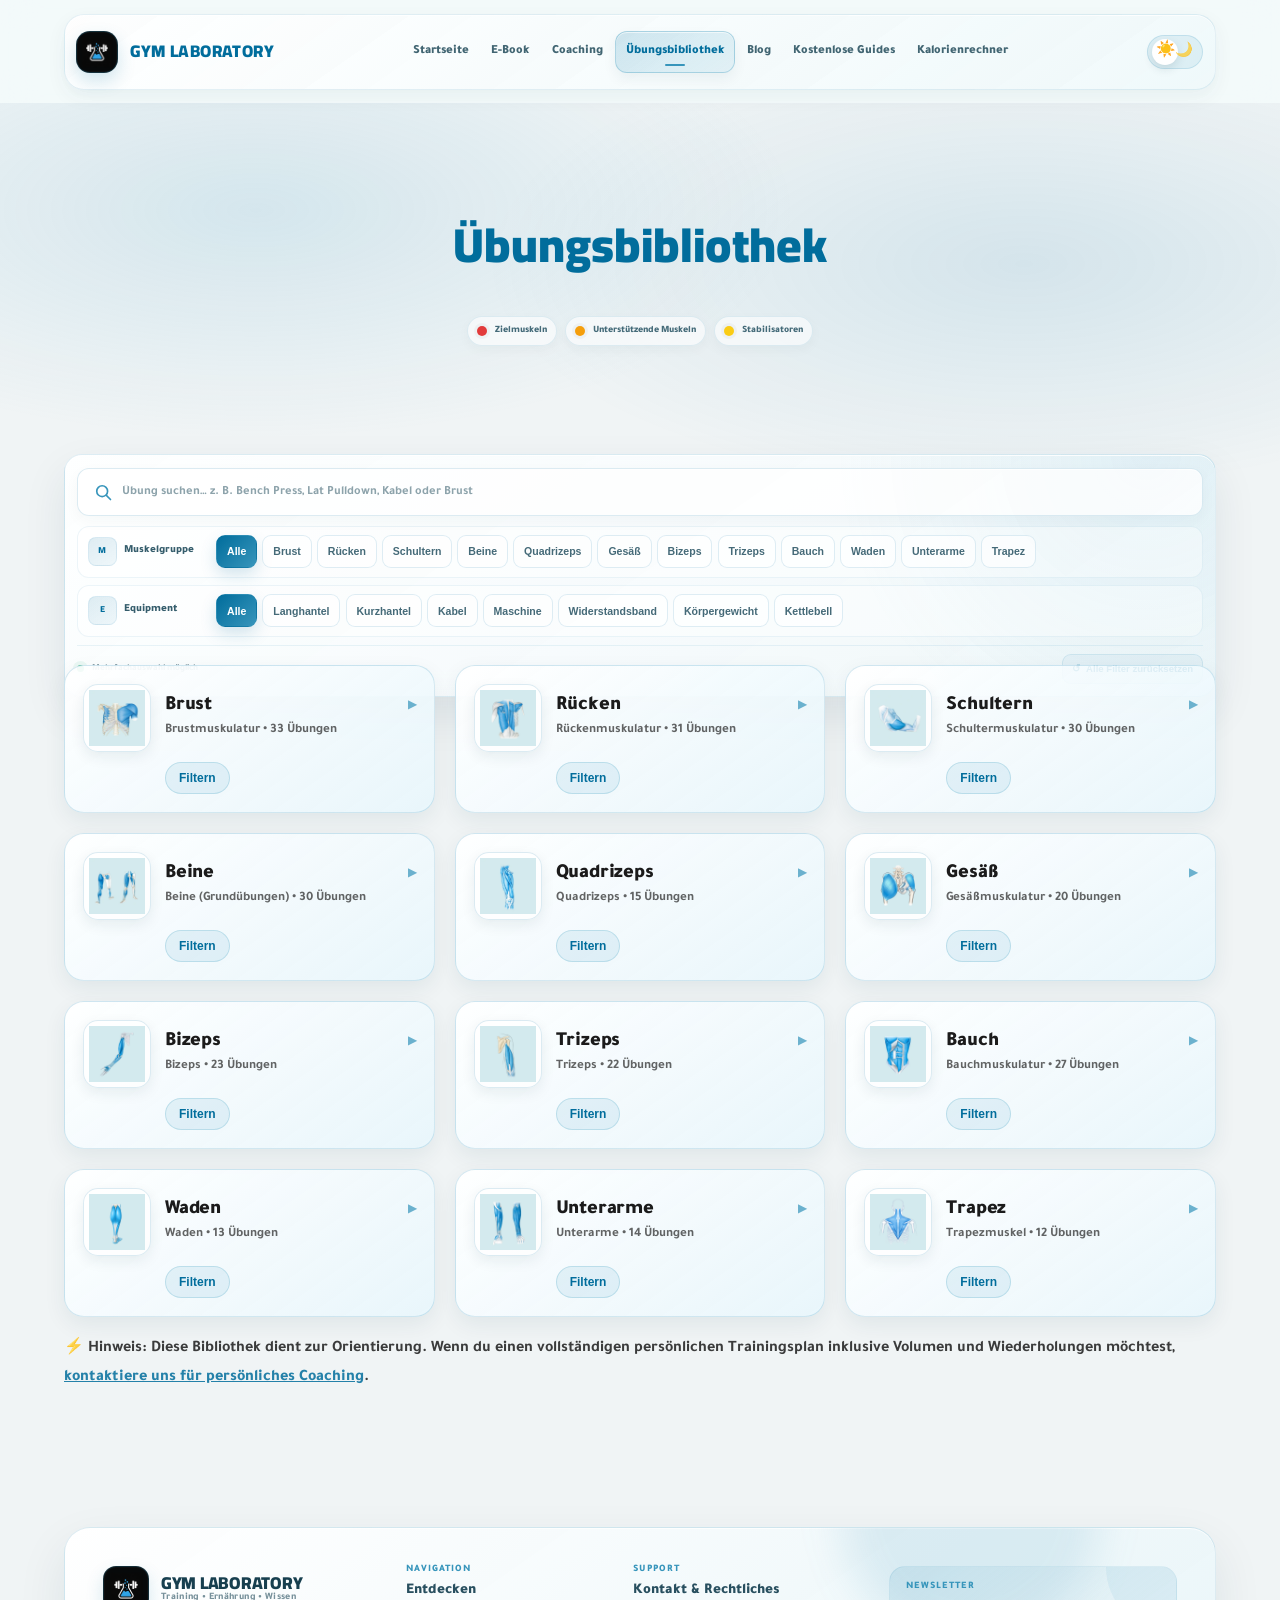
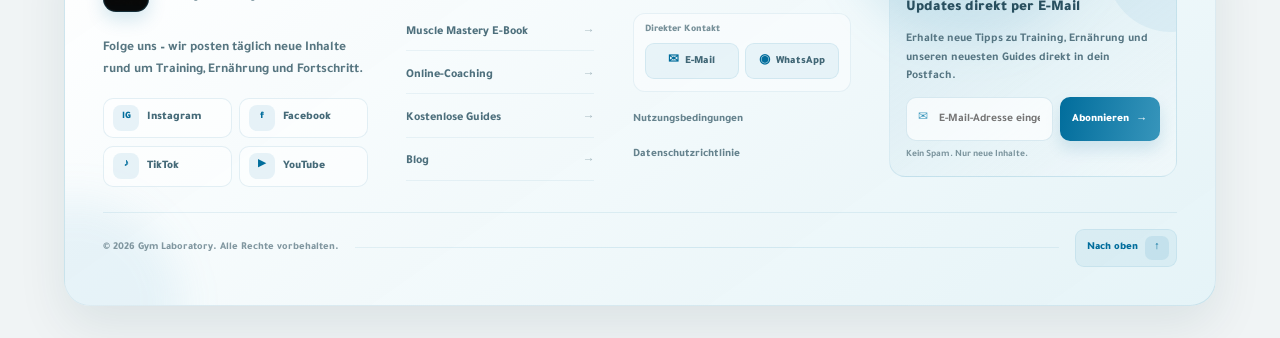
<file: exercises.html>
<!DOCTYPE html>

<html dir="ltr" lang="de">
<head>
<meta charset="utf-8"/>
<meta content="width=device-width, initial-scale=1.0" name="viewport"/>
<title>GYM LABORATORY – Übungsbibliothek</title>
<!-- Fonts -->
<link href="https://fonts.googleapis.com" rel="preconnect"/>
<link crossorigin="" href="https://fonts.gstatic.com" rel="preconnect"/>
<link href="https://fonts.googleapis.com/css2?family=Cairo:wght@400;600;700;800&amp;family=Tajawal:wght@400;500;700&amp;display=swap" rel="stylesheet"/>
<link href="style.css" rel="stylesheet"/>
<link href="exercises_library_addons.css" rel="stylesheet"/>
</head>
<body data-page="exercises">
<div id="top"></div>
<!-- Header navigation (same as the other pages) -->
<header class="site-header" id="siteHeader">
<div class="container">
<div class="header-shell">
<a aria-label="GYM LABORATORY Startseite" class="logo header-brand" href="index.html#home">
<span aria-hidden="true" class="header-brand-mark header-brand-mark--logo">
<img alt="" src="images/gym-laboratory-logo.webp"/>
</span>
<span class="header-brand-name">GYM LABORATORY</span>
</a>
<nav aria-label="Hauptnavigation" class="nav-menu" id="primaryNav">
<a class="nav-link" href="index.html#home">Startseite</a><a class="nav-link" href="index.html#ebook">E-Book</a><a class="nav-link" href="index.html#online">Coaching</a><a aria-current="page" class="nav-link active" href="exercises.html">Übungsbibliothek</a><a class="nav-link" href="blog.html">Blog</a><a class="nav-link" href="index.html#free-guides">Kostenlose Guides</a><a class="nav-link" href="index.html#bmr">Kalorienrechner</a>
</nav>
<div class="header-actions">
<label class="theme-switch header-theme-switch" title="Darstellung ändern">
<input aria-label="Darstellung ändern" id="themeToggle" type="checkbox"/>
<span aria-hidden="true" class="theme-slider">
<span class="theme-icon theme-icon--sun">☀️</span>
<span class="theme-icon theme-icon--moon">🌙</span>
</span>
</label>
<button aria-controls="primaryNav" aria-expanded="false" aria-label="Menü öffnen" class="nav-toggle" id="navToggle" type="button">
<span></span><span></span><span></span>
</button>
</div>
</div>
</div>
</header>
<!-- Hero -->
<section class="exlib-hero">
<div class="container">
<div class="exlib-hero-inner" data-animate="fade-in">
<h1 class="blog-hero-title">Übungsbibliothek</h1>
<div aria-label="Farblegende" class="exlib-legend exlib-legend--premium">
<span class="exlib-legend-label">Muskelrollen</span>
<div class="exlib-legend-items">
<span class="legend-item"><span class="legend-dot legend-dot--target"></span> Zielmuskeln</span>
<span class="legend-item"><span class="legend-dot legend-dot--syn"></span> Unterstützende Muskeln</span>
<span class="legend-item"><span class="legend-dot legend-dot--stab"></span> Stabilisatoren</span>
</div>
</div>
<div aria-label="Suche und Filter" class="exlib-controls exlib-controls--premium">
<div class="exlib-controls-head">
<div class="exlib-controls-heading">
<span class="exlib-controls-kicker">Übungsfinder</span>
<h2>Finde die passende Übung</h2>
<p>Suche direkt oder kombiniere Muskelgruppe und Equipment.</p>
</div>
<div aria-live="polite" class="exlib-results-badge">
<span aria-hidden="true" class="exlib-results-pulse"></span>
<span id="resultCount">—</span>
</div>
</div>
<div class="exlib-search-wrap exlib-search-wrap--premium">
<span aria-hidden="true" class="exlib-search-icon">
<svg fill="none" height="20" viewbox="0 0 24 24" width="20">
<circle cx="11" cy="11" r="6.5" stroke="currentColor" stroke-width="2"></circle>
<path d="M16 16L21 21" stroke="currentColor" stroke-linecap="round" stroke-width="2"></path>
</svg>
</span>
<input aria-label="Übung suchen" autocomplete="off" class="exlib-search" id="exSearch" placeholder="Übung suchen… z. B. Bench Press, Lat Pulldown, Kabel oder Brust" type="text"/>
<button aria-label="Suche löschen" class="exlib-clear" id="clearSearch" type="button">×</button>
<ul class="exlib-suggestions" hidden="" id="searchSuggestions"></ul>
</div>
<div class="exlib-filter-grid">
<div class="exlib-filter-row exlib-filter-card">
<div class="exlib-filter-card-head">
<span aria-hidden="true" class="exlib-filter-icon">M</span>
<div>
<div class="exlib-filter-label">Muskelgruppe</div>
<small>Eine oder mehrere Muskelgruppen auswählen</small>
</div>
</div>
<div aria-label="Muskelfilter" class="exlib-chips" id="muscleChips" role="group"></div>
</div>
<div class="exlib-filter-row exlib-filter-card">
<div class="exlib-filter-card-head">
<span aria-hidden="true" class="exlib-filter-icon">E</span>
<div>
<div class="exlib-filter-label">Equipment</div>
<small>Nach verfügbarem Trainingsgerät filtern</small>
</div>
</div>
<div aria-label="Equipment-Filter" class="exlib-chips" id="equipChips" role="group"></div>
</div>
</div>
<div class="exlib-meta">
<div class="exlib-filter-hint">
<span aria-hidden="true" class="exlib-filter-hint-dot"></span>
<span>Mehrfachauswahl möglich</span>
</div>
<button class="exlib-reset" id="resetFilters" type="button">
<span aria-hidden="true">↺</span>
                Alle Filter zurücksetzen
              </button>
</div>
</div>
</div>
</div>
</section>
<!-- Library -->
<section class="exlib-section">
<div class="container">
<div aria-live="polite" class="exlib-sections" id="muscleSections"></div>
<div class="exlib-empty" hidden="" id="emptyState">
<h3>Keine Ergebnisse gefunden…</h3>
<p>Ändere den Suchbegriff, entferne einen Filter oder versuche: <span class="kbd">Kurzhantel</span> / <span class="kbd">Langhantel</span> / <span class="kbd">Kabel</span>.</p>
</div>
<p class="exlib-note">
          ⚡ Hinweis: Diese Bibliothek dient zur Orientierung. Wenn du einen vollständigen persönlichen Trainingsplan inklusive Volumen und Wiederholungen möchtest,
          <a href="index.html#online">kontaktiere uns für persönliches Coaching</a>.
        </p>
</div>
</section>
<!-- Footer (same site style) -->
<footer class="site-footer">
<div class="container">
<div class="footer-card footer-card--premium">
<div aria-hidden="true" class="footer-glow footer-glow--one"></div>
<div aria-hidden="true" class="footer-glow footer-glow--two"></div>
<div class="footer-grid footer-grid--premium">
<!-- Brand -->
<div class="footer-col footer-brand">
<a aria-label="Zur Startseite" class="footer-brand-lockup" href="index.html#home">
<span aria-hidden="true" class="footer-brand-mark footer-brand-mark--logo">
<img alt="" loading="lazy" src="images/gym-laboratory-logo.webp"/>
</span>
<span class="footer-brand-copy">
<strong class="footer-brand-title">GYM LABORATORY</strong>
<small>Training • Ernährung • Wissen</small>
</span>
</a>
<p class="footer-brand-text">
                Folge uns – wir posten täglich neue Inhalte rund um Training, Ernährung und Fortschritt.
              </p>
<div class="footer-social">
<a class="footer-pill" href="https://www.instagram.com/gymlaboo/" rel="noopener" target="_blank">
<span class="footer-social-dot">IG</span>
                  Instagram
                </a>
<a class="footer-pill" href="https://www.facebook.com/profile.php?id=61576849801264" rel="noopener" target="_blank">
<span class="footer-social-dot">f</span>
                  Facebook
                </a>
<a class="footer-pill" href="https://www.tiktok.com/@gymlaboo" rel="noopener" target="_blank">
<span class="footer-social-dot">♪</span>
                  TikTok
                </a>
<a class="footer-pill" href="https://www.youtube.com/@gymlabo" rel="noopener" target="_blank">
<span class="footer-social-dot">▶</span>
                  YouTube
                </a>
</div>
</div>
<!-- Explore -->
<div class="footer-col">
<span class="footer-col-eyebrow">Navigation</span>
<h4 class="footer-title">Entdecken</h4>
<ul class="footer-links footer-links--premium">
<li><a href="index.html#ebook"><span>Muscle Mastery E-Book</span><span>→</span></a></li>
<li><a href="index.html#online"><span>Online-Coaching</span><span>→</span></a></li>
<li><a href="index.html#free-guides"><span>Kostenlose Guides</span><span>→</span></a></li>
<li><a href="blog.html"><span>Blog</span><span>→</span></a></li>
</ul>
</div>
<!-- Contact + legal -->
<div class="footer-col">
<span class="footer-col-eyebrow">Support</span>
<h4 class="footer-title">Kontakt &amp; Rechtliches</h4>
<div class="footer-contact-box">
<span class="footer-contact-label">Direkter Kontakt</span>
<div class="footer-contact-actions">
<a aria-label="E-Mail-Adresse kopieren" class="footer-icon footer-icon--wide" data-copy-email="contact.labooo@gmail.com" href="#">
<span class="footer-contact-symbol">✉</span>
<span>E-Mail</span>
</a>
<a aria-label="WhatsApp" class="footer-icon footer-icon--wide" href="https://wa.me/212657994110" rel="noopener" target="_blank">
<span class="footer-contact-symbol">◉</span>
<span>WhatsApp</span>
</a>
</div>
</div>
<ul class="footer-links footer-legal-links">
<li><a href="#" id="terms-link">Nutzungsbedingungen</a></li>
<li><a href="#" id="privacy-link">Datenschutzrichtlinie</a></li>
</ul>
</div>
<!-- Newsletter -->
<div class="footer-col footer-newsletter-card">
<span class="footer-col-eyebrow">Newsletter</span>
<h4 class="footer-title">Updates direkt per E-Mail</h4>
<p class="footer-muted">
                Erhalte neue Tipps zu Training, Ernährung und unseren neuesten Guides direkt in dein Postfach.
              </p>
<form action="https://docs.google.com/forms/d/e/1FAIpQLSf1J3YBh-Xstf0M2CuExO_WGVY75-u4iBIj2NMQHoWoRmXLrg/formResponse" class="newsletter" method="POST" onsubmit="newsletterSuccess()" target="hidden_iframe">
<div class="newsletter-field">
<span aria-hidden="true" class="newsletter-mail-icon">✉</span>
<input name="entry.364924139" placeholder="E-Mail-Adresse eingeben" required="" type="email"/>
</div>
<button type="submit">
<span>Abonnieren</span>
<span aria-hidden="true">→</span>
</button>
</form>
<iframe name="hidden_iframe" style="display:none;"></iframe>
<p class="newsletter-success" id="newsletter-success" style="display:none;"></p>
<span class="footer-newsletter-note">Kein Spam. Nur neue Inhalte.</span>
</div>
</div>
<div class="footer-bottom footer-bottom--premium">
<span class="footer-copyright">
              © 2026 Gym Laboratory. Alle Rechte vorbehalten.
            </span>
<span aria-hidden="true" class="footer-bottom-line"></span>
<a class="footer-backtop" href="#top">
<span>Nach oben</span>
<span aria-hidden="true" class="footer-backtop-arrow">↑</span>
</a>
</div>
</div>
</div>
</footer>
<!-- Legal modal overlay and container -->
<div class="legal-modal-overlay" id="legalOverlay" style="display: none;"></div>
<div class="legal-modal" id="legalModal" style="display: none;">
<div class="legal-modal-content">
<span class="legal-close" id="legalCloseBtn">×</span>
<h3 id="legalModalTitle"></h3>
<div class="legal-modal-body" id="legalModalBody"></div>
</div>
</div>
<!-- Hidden detailed legal content for Terms of Service and Privacy Policy -->
<div id="terms-content" style="display:none;">
<p><strong>Letzte Aktualisierung:</strong> 07. Januar 2026</p>
<p>Willkommen auf der Website von GYM LABORATORY. Durch die Nutzung dieser Website oder eines unserer Angebote bestätigst du, dass du diese Bedingungen gelesen und verstanden hast und ihnen zustimmst.</p>
<p><strong>1) Definitionen</strong></p>
<p><strong>Website:</strong> Die Plattform GYM LABORATORY und die damit verbundenen Inhalte.</p>
<p><strong>Angebote:</strong> Dazu gehören Lerninhalte, die Übungsbibliothek, der Blog, der Kalorienrechner, Online-Coaching und digitale Bücher (E-Books).</p>
<p><strong>Nutzer:</strong> Jede Person, die die Website besucht oder eines der Angebote nutzt.</p>
<p><strong>Inhalte:</strong> Alle Texte, Bilder, Trainingsprogramme, Artikel, Videos, Übungen und Lernmaterialien, die auf der Website verfügbar sind.</p>
<p><strong>2) Annahme der Bedingungen</strong><br/>Durch die Nutzung der Website erklärst du dich mit diesen Bedingungen einverstanden. Wenn du ihnen nicht zustimmst, musst du die Nutzung der Website und ihrer Angebote sofort einstellen.</p>
<p><strong>3) Art der Angebote und keine Ergebnisgarantie</strong><br/>GYM LABORATORY bietet Bildungs- und Informationsinhalte zu Fitness und Ernährung. Dabei gilt:<br/>Ergebnisse unterscheiden sich von Person zu Person und hängen unter anderem von Konsequenz, Alter, Genetik, Gesundheitszustand und Lebensstil ab.<br/>Empfehlungen oder Programme dienen als allgemeine Orientierung oder basieren beim persönlichen Coaching auf den von dir bereitgestellten Angaben.</p>
<p><strong>4) Gesundheitshinweis und medizinische Verantwortung (sehr wichtig)</strong><br/>Die Website ersetzt keinen Arzt oder medizinisches Fachpersonal. Durch die Nutzung unserer Angebote bestätigst du Folgendes:<br/>Wenn du an einer Krankheit oder gesundheitlichen Beeinträchtigung leidest (z. B. Herz-Kreislauf-Erkrankungen, Bluthochdruck, Diabetes, Verletzungen oder andere medizinische Beschwerden), solltest du vor Beginn eines Programms, Trainings oder einer Ernährungsumstellung ärztlichen Rat einholen.<br/>Du nutzt die Inhalte und Angebote der Website auf eigene Verantwortung.<br/>Wir übernehmen keine Haftung für Verletzungen oder Schäden, die durch falsche Anwendung, fehlende fachliche Beratung oder unsachgemäße Nutzung der Informationen entstehen.</p>
<p><strong>5) Digitale Bücher und Online-Coaching</strong><br/>Wir können digitale Produkte und Dienstleistungen anbieten, zum Beispiel:<br/>E-Books<br/>Persönliches Coaching / Online-Trainingsprogramme<br/>Dabei gilt:<br/>Diese Angebote sind digital und nicht materiell.<br/>Nach der Bereitstellung bzw. Zusendung eines Produkts oder Programms an den Nutzer kann eine Rückgabe aufgrund der digitalen Natur des Inhalts nicht garantiert werden.</p>
<p><strong>6) Zahlung und Zahlungsmethoden</strong><br/>Zahlungen können unter anderem über PayPal, Banküberweisung oder Western Union akzeptiert werden. Weitere Zahlungsmethoden können künftig hinzukommen.<br/>Der Nutzer ist dafür verantwortlich, bei der Zahlung korrekte Angaben zu machen und gegebenenfalls anfallende Überweisungsgebühren zu tragen.</p>
<p><strong>7) Rückerstattungsrichtlinie (Refund Policy)</strong><br/>Derzeit bieten wir aufgrund der Art digitaler Inhalte und Online-Dienstleistungen keine allgemeine Rückerstattungsregelung an. In Ausnahmefällen können Anfragen nach unserem Ermessen geprüft werden.</p>
<p><strong>8) Geistiges Eigentum</strong><br/>Alle Inhalte auf der Website von GYM LABORATORY (Artikel, Programme, Design, Texte, Bilder usw.) gehören zur Website. Inhalte dürfen ohne Genehmigung weder kopiert noch erneut veröffentlicht oder verkauft werden. Tipps und Informationen dürfen für persönliche oder Bildungszwecke genutzt werden, um Wissen zu verbreiten und das Fitnessniveau in Marokko und der arabischen Welt zu verbessern, sofern die Inhalte nicht als eigene ausgegeben oder kommerziell genutzt werden.</p>
<p><strong>9) Unzulässige Nutzung</strong><br/>Es ist untersagt, die Inhalte ohne Genehmigung kommerziell zu verwenden oder störende bzw. schädliche Daten oder Nachrichten zu versenden.</p>
<p><strong>10) Externe Links</strong><br/>Die Website kann Links zu anderen Plattformen wie Instagram, TikTok oder YouTube enthalten. Für die Inhalte oder Richtlinien dieser Websites sind wir nicht verantwortlich.</p>
<p><strong>11) Änderungen der Bedingungen</strong><br/>Wir behalten uns das Recht vor, diese Nutzungsbedingungen jederzeit zu ändern. Die weitere Nutzung der Website nach einer Aktualisierung gilt als Zustimmung zu den neuen Bedingungen.</p>
<p><strong>12) Kontakt und Support</strong><br/>Bei Fragen oder Anliegen zu unseren Angeboten kannst du uns per E-Mail kontaktieren:<br/>📩 contact.labooo@gmail.com<br/>Voraussichtliche Antwortzeit: 24 bis 72 Stunden.</p>
</div>
<div id="privacy-content" style="display:none;">
<p><strong>Letzte Aktualisierung:</strong> 07. Januar 2026</p>
<p>Bei GYM LABORATORY respektieren wir deine Privatsphäre und verpflichten uns zum Schutz deiner Daten. Diese Richtlinie erklärt, welche Informationen wir erfassen und wie wir sie verwenden.</p>
<p><strong>1) Welche Informationen wir erfassen</strong></p>
<p>Wir erfassen nur die minimal erforderlichen Daten, zum Beispiel:</p>
<p><strong>a) E-Mail-Adresse (Newsletter)</strong><br/>Wenn du unseren Newsletter abonnierst, erfassen wir gegebenenfalls nur deine E-Mail-Adresse. Sie wird verwendet, um Tipps zu Ernährung und Training sowie Updates zu Artikeln und neuen Inhalten zu senden.</p>
<p><strong>b) Daten für das Online-Coaching</strong><br/>Beim Ausfüllen des Coaching-Formulars kannst du Angaben wie Ziel, Größe und Gewicht, Alter, Aktivitätsniveau sowie Informationen zu Ernährung und Training und gegebenenfalls Gesundheitsinformationen angeben. ⚠️ Diese Informationen werden ausschließlich verwendet, um ein passendes Programm für dich zu erstellen.</p>
<p><strong>2) Wie wir deine Daten verwenden</strong><br/>Wir verwenden deine Daten ausschließlich, um Coaching- und Ernährungsprogramme bereitzustellen, den Newsletter an Personen zu senden, die dem zugestimmt haben, und dich bezüglich unserer Angebote zu kontaktieren.</p>
<p><strong>3) Keine Weitergabe von Daten</strong><br/>Wir verkaufen oder teilen deine personenbezogenen Daten nicht mit Dritten; deine Daten bleiben privat und vertraulich. Eine technische Weitergabe kann lediglich im Zusammenhang mit Zahlungen erfolgen (z. B. PayPal oder Banküberweisung), da diese Dienste Zahlungsdaten zur Abwicklung der Transaktion benötigen.</p>
<p><strong>4) Datenschutz</strong><br/>Wir verpflichten uns, angemessene Sicherheitsmaßnahmen zu ergreifen, um deine Daten vor unbefugtem Zugriff, Offenlegung oder Veränderung zu schützen.</p>
<p><strong>5) Cookies</strong><br/>Die Website kann Cookies verwenden, um die Nutzererfahrung zu verbessern, zum Beispiel um den Dunkelmodus zu speichern und die Leistung der Website zu optimieren.</p>
<p><strong>6) Rechte der Nutzer</strong><br/>Du kannst jederzeit verlangen, dass deine E-Mail-Adresse aus dem Newsletter-Verteiler entfernt wird, und uns kontaktieren, um die Löschung deiner Coaching-Daten zu beantragen.</p>
<p><strong>7) Änderungen dieser Richtlinie</strong><br/>Wir können diese Datenschutzrichtlinie aktualisieren, wenn neue Angebote oder Funktionen hinzukommen (zum Beispiel künftig Benutzerkonten). Aktualisierungen werden auf dieser Seite veröffentlicht.</p>
<p><strong>8) Kontakt</strong><br/>Bei Anliegen zu Datenschutz oder Daten: 📩 contact.labooo@gmail.com<br/>Wir antworten innerhalb von 24 bis 72 Stunden.</p>
</div>
<script>
      // Newsletter success handler function to show a thank you message after form submission.
      function newsletterSuccess() {
        const msgEl = document.getElementById('newsletter-success');
        if (msgEl) {
          msgEl.textContent = 'Vielen Dank für deine Anmeldung!';
          msgEl.style.display = 'block';
          setTimeout(() => {
            msgEl.style.display = 'none';
          }, 4000);
        }
      }

      // =========================
      // 1) Theme + small UX
      // =========================
      document.addEventListener("DOMContentLoaded", () => {
      // reveal animated elements on this page
      document.querySelectorAll('[data-animate]').forEach(el => el.classList.add('revealed'));

        const toggle = document.getElementById("themeToggle");
        const saved = localStorage.getItem("theme");
        const startDark =
          saved === "dark" ||
          (!saved && window.matchMedia("(prefers-color-scheme: dark)").matches);

        document.body.classList.toggle("dark", startDark);
        toggle.checked = startDark;

        toggle.addEventListener("change", () => {
          const isDark = toggle.checked;
          document.body.classList.toggle("dark", isDark);
          localStorage.setItem("theme", isDark ? "dark" : "light");
        });

        // Newsletter form submission is handled by Google Form. The thank-you
        // message is displayed by the newsletterSuccess() handler on submit.

        // Back-to-top button (same site behavior)
        const backBtn = document.createElement("button");
        backBtn.className = "back-to-top";
        backBtn.setAttribute("aria-label", "Nach oben");
        backBtn.innerHTML = "↑";
        document.body.appendChild(backBtn);

        backBtn.addEventListener("click", () => {
          window.scrollTo({ top: 0, behavior: "smooth" });
        });

        window.addEventListener("scroll", () => {
          if (window.scrollY > 400) backBtn.classList.add("show");
          else backBtn.classList.remove("show");
        });
      });

      // =========================
      // 2) Exercises library data
      // =========================
      // Exercise images should be placed in:
      // images/muscles/
      // Using the following filenames:
      // chest.webp, back.webp, shoulders.webp, legs.webp, glutes.webp, biceps.webp, triceps.webp,
      // abs.webp, calves.webp, forearms.webp, traps.webp, quads.webp
      // Additional images can follow the same pattern.

      const MUSCLES = [
        { key: "all", ar: "Alle", en: "Alle", img: "" },
        { key: "chest", ar: "Brust", en: "Brustmuskulatur", img: "images/muscles/chest.webp" },
        { key: "back", ar: "Rücken", en: "Rückenmuskulatur", img: "images/muscles/back.webp" },
        { key: "shoulders", ar: "Schultern", en: "Schultermuskulatur", img: "images/muscles/shoulders.webp" },
        { key: "legs", ar: "Beine", en: "Beine (Grundübungen)", img: "images/muscles/legs.webp" },
        // ✅ New quads section: isolated exercises for the quadriceps
        { key: "quads", ar: "Quadrizeps", en: "Quadrizeps", img: "images/muscles/quads.webp" },
        { key: "glutes", ar: "Gesäß", en: "Gesäßmuskulatur", img: "images/muscles/glutes.webp" },
        { key: "biceps", ar: "Bizeps", en: "Bizeps", img: "images/muscles/biceps.webp" },
        { key: "triceps", ar: "Trizeps", en: "Trizeps", img: "images/muscles/triceps.webp" },
        { key: "abs", ar: "Bauch", en: "Bauchmuskulatur", img: "images/muscles/abs.webp" },
        { key: "calves", ar: "Waden", en: "Waden", img: "images/muscles/calves.webp" },
        { key: "forearms", ar: "Unterarme", en: "Unterarme", img: "images/muscles/forearms.webp" },
        { key: "traps", ar: "Trapez", en: "Trapezmuskel", img: "images/muscles/traps.webp" },
      ];

      const EQUIPMENT = [
        { key: "all", ar: "Alle" },
        { key: "barbell", ar: "Langhantel" },
        { key: "dumbbell", ar: "Kurzhantel" },
        { key: "cable", ar: "Kabel" },
        { key: "machine", ar: "Maschine" },
        { key: "bands", ar: "Widerstandsband" },
        { key: "bodyweight", ar: "Körpergewicht" },
        { key: "kettlebell", ar: "Kettlebell" },
      ];

      // ✅ Each exercise: name + primary muscle + equipment tags + involved muscles (Primary/Secondary)
      const EXERCISES = [
        {"name": "Bench Press", "muscle": "chest", "equip": ["barbell"], "desc": "Langhantel-Bankdrücken zum Aufbau von Kraft und Brustmasse mit guter Möglichkeit zur progressiven Überlastung.", "image": "images/exercises/bench-press.webp", "targets": ["Brust"], "synergists": ["Trizeps", "Vordere Schultern"], "stabilizers": ["Oberer Rücken", "Rumpf"], "keywords": ["bench", "press", "Langhantel", "Brust", "barbell"]},
        {"name": "Incline Bench Press", "muscle": "chest", "equip": ["barbell"], "desc": "Schrägbankdrücken, das den oberen Brustbereich stärker beansprucht und von der vorderen Schulter unterstützt wird.", "image": "images/exercises/incline-bench-press.webp", "targets": ["Obere Brust"], "synergists": ["Trizeps", "Vordere Schultern"], "stabilizers": ["Oberer Rücken", "Rumpf"], "keywords": ["incline", "bench", "Langhantel", "Brust", "schräg"]},
        {"name": "Decline Bench Press", "muscle": "chest", "equip": ["barbell"], "desc": "Negatives Bankdrücken mit Fokus auf die untere Brust, das bei manchen Personen die Schulter weniger belastet.", "image": "images/exercises/decline-bench-press.webp", "targets": ["Untere Brust"], "synergists": ["Trizeps", "Vordere Schultern"], "stabilizers": ["Oberer Rücken", "Rumpf"], "keywords": ["decline", "bench", "Brust", "Langhantel"]},
        {"name": "Dumbbell Bench Press", "muscle": "chest", "equip": ["dumbbell"], "desc": "Kurzhantel-Bankdrücken vergrößert den Bewegungsumfang und hilft, beide Seiten ausgeglichen zu trainieren.", "image": "images/exercises/dumbbell-bench-press.webp", "targets": ["Brust"], "synergists": ["Trizeps", "Vordere Schultern"], "stabilizers": ["Oberer Rücken", "Rumpf"], "keywords": ["dumbbell", "press", "Kurzhantel", "Brust"]},
        {"name": "Incline Dumbbell Press", "muscle": "chest", "equip": ["dumbbell"], "desc": "Schräges Kurzhanteldrücken mit Fokus auf die obere Brust und sehr gutem Bewegungsumfang.", "image": "images/exercises/incline-dumbbell-press.webp", "targets": ["Obere Brust"], "synergists": ["Trizeps", "Vordere Schultern"], "stabilizers": ["Oberer Rücken", "Rumpf"], "keywords": ["incline", "dumbbell", "Kurzhantel", "Brust", "schräg"]},
        {"name": "Dumbbell Fly", "muscle": "chest", "equip": ["dumbbell"], "desc": "Kurzhantel-Flys für eine stärkere Dehnung der Brust; halte die Ellenbogen leicht gebeugt.", "image": "images/exercises/dumbbell-fly.webp", "targets": ["Brust"], "synergists": ["Vordere Schultern"], "stabilizers": ["Bizeps", "Rumpf"], "keywords": ["fly", "Kurzhantel", "Brust"]},
        {"name": "Cable Fly", "muscle": "chest", "equip": ["cable"], "desc": "Kabel-Flys bieten über die gesamte Bewegung gleichmäßige Spannung und erlauben eine einfache Winkelanpassung.", "image": "images/exercises/cable-fly.webp", "targets": ["Brust"], "synergists": ["Vordere Schultern"], "stabilizers": ["Rumpf"], "keywords": ["cable", "fly", "Kabel", "Brust"]},
        {"name": "High-to-Low Cable Fly", "muscle": "chest", "equip": ["cable"], "desc": "Kabel-Flys von oben nach unten mit Fokus auf die untere Brust und starker Spannung.", "image": "images/exercises/high-to-low-cable-fly.webp", "targets": ["Untere Brust"], "synergists": ["Vordere Schultern"], "stabilizers": ["Rumpf"], "keywords": ["high to low", "Kabel", "fly", "Brust"]},
        {"name": "Low-to-High Cable Fly", "muscle": "chest", "equip": ["cable"], "desc": "Kabel-Flys von unten nach oben zur gezielten Beanspruchung der oberen Brust.", "image": "images/exercises/low-to-high-cable-fly.webp", "targets": ["Obere Brust"], "synergists": ["Vordere Schultern"], "stabilizers": ["Rumpf"], "keywords": ["low to high", "Kabel", "fly", "Brust"]},
        {"name": "Pec Deck Machine Fly", "muscle": "chest", "equip": ["machine"], "desc": "Die Pec-Deck-Maschine isoliert die Brust und erleichtert einen kontrollierten Bewegungsweg.", "image": "images/exercises/pec-deck-machine-fly.webp", "targets": ["Brust"], "synergists": ["Vordere Schultern"], "stabilizers": ["Rumpf"], "keywords": ["pec deck", "machine", "Maschine", "Brust"]},
        {"name": "Push-Up", "muscle": "chest", "equip": ["bodyweight"], "desc": "Sehr gute Körpergewichtsübung für Brust und Trizeps, die sich durch Neigung oder Zusatzgewicht steigern lässt.", "image": "images/exercises/push-up.webp", "targets": ["Brust"], "synergists": ["Trizeps", "Vordere Schultern"], "stabilizers": ["Rumpf", "Oberer Rücken"], "keywords": ["push up", "Körpergewicht", "Brust"]},
        {"name": "Weighted Push-Up", "muscle": "chest", "equip": ["bodyweight"], "desc": "Liegestütze mit zusätzlichem Widerstand, zum Beispiel durch Gewichtsgürtel oder Rucksack, für mehr Belastung.", "image": "images/exercises/weighted-push-up.webp", "targets": ["Brust"], "synergists": ["Trizeps", "Vordere Schultern"], "stabilizers": ["Rumpf", "Oberer Rücken"], "keywords": ["weighted", "push up", "Brust"]},
        {"name": "Dips (Chest Focus)", "muscle": "chest", "equip": ["bodyweight"], "desc": "Dips mit nach vorn geneigtem Oberkörper, um die Brust stärker zu betonen; abhängig von Beweglichkeit und Schulterverträglichkeit.", "image": "images/exercises/dips-chest-focus.webp", "targets": ["Untere Brust"], "synergists": ["Trizeps", "Vordere Schultern"], "stabilizers": ["Rumpf", "Oberer Rücken"], "keywords": ["dips", "Körpergewicht", "Brust"]},
        {"name": "Pull-Up", "muscle": "back", "equip": ["bodyweight"], "desc": "Kräftiger vertikaler Zug für den Latissimus. Halte die Schultern unten und leicht nach hinten.", "image": "images/exercises/pull-up.webp", "targets": ["Latissimus"], "synergists": ["Bizeps", "Oberer Rücken"], "stabilizers": ["Rumpf", "Unterarme"], "keywords": ["pull up", "chin up", "Körpergewicht", "Rücken", "Latissimus"]},
        {"name": "Lat Pulldown", "muscle": "back", "equip": ["cable", "machine"], "desc": "Vertikales Ziehen am Kabelzug mit Fokus auf den Latissimus und sehr guter Kontrolle.", "image": "images/exercises/lat-pulldown.webp", "targets": ["Latissimus"], "synergists": ["Bizeps", "Oberer Rücken"], "stabilizers": ["Rumpf", "Unterarme"], "keywords": ["lat pulldown", "Latziehen", "Kabel", "Rücken"]},
        {"name": "Seated Cable Row", "muscle": "back", "equip": ["cable"], "desc": "Horizontales Kabelrudern mit Fokus auf die mittlere Rückenmuskulatur und aktivem Zurückziehen der Schulterblätter.", "image": "images/exercises/seated-cable-row.webp", "targets": ["Mittlerer Rücken", "Latissimus"], "synergists": ["Bizeps"], "stabilizers": ["Rumpf", "Unterarme"], "keywords": ["row", "cable row", "Ziehen", "Kabel", "Rücken"]},
        {"name": "Barbell Row", "muscle": "back", "equip": ["barbell"], "desc": "Langhantelrudern für mehr Rückendichte. Halte die Wirbelsäule in einer neutralen Position.", "image": "images/exercises/barbell-row.webp", "targets": ["Mittlerer Rücken", "Latissimus"], "synergists": ["Bizeps"], "stabilizers": ["Beinbeuger", "Rumpf"], "keywords": ["barbell row", "Rudern", "Langhantel", "Rücken"]},
        {"name": "One-Arm Dumbbell Row", "muscle": "back", "equip": ["dumbbell"], "desc": "Einarmiges Kurzhantelrudern hilft, Seitenunterschiede auszugleichen und den Bewegungsumfang zu vergrößern.", "image": "images/exercises/one-arm-dumbbell-row.webp", "targets": ["Latissimus", "Mittlerer Rücken"], "synergists": ["Bizeps"], "stabilizers": ["Rumpf", "Unterarme"], "keywords": ["one arm row", "dumbbell row", "Kurzhantel", "Rücken"]},
        {"name": "Chest-Supported Row", "muscle": "back", "equip": ["dumbbell", "machine"], "desc": "Brustgestütztes Rudern auf Bank oder Maschine reduziert Schwung und isoliert den Rücken stärker.", "image": "images/exercises/chest-supported-row.webp", "targets": ["Mittlerer Rücken"], "synergists": ["Bizeps"], "stabilizers": ["Rumpf", "Unterarme"], "keywords": ["supported row", "row", "Rücken"]},
        {"name": "T-Bar Row", "muscle": "back", "equip": ["barbell", "machine"], "desc": "T-Bar-Rudern für mehr Rückendichte mit einem starken Winkel für die mittlere Rückenmuskulatur.", "image": "images/exercises/t-bar-row.webp", "targets": ["Mittlerer Rücken"], "synergists": ["Bizeps"], "stabilizers": ["Rumpf", "Beinbeuger"], "keywords": ["t-bar row", "Rücken", "Rudern"]},
        {"name": "Straight-Arm Pulldown", "muscle": "back", "equip": ["cable"], "desc": "Pulldown mit gestreckten Armen zur Isolation des Latissimus mit geringer Beteiligung des Bizeps.", "image": "images/exercises/straight-arm-pulldown.webp", "targets": ["Latissimus"], "synergists": ["Hintere Schulter", "Trapez"], "stabilizers": ["Rumpf"], "keywords": ["straight arm", "pulldown", "Kabel", "Latissimus"]},
        {"name": "Face Pull", "muscle": "back", "equip": ["cable", "bands"], "desc": "Face Pulls stärken den oberen Rücken und unterstützen eine bessere Schulterposition.", "image": "images/exercises/face-pull.webp", "targets": ["Hintere Schulter", "Trapez"], "synergists": ["Mittlerer Rücken"], "stabilizers": ["Rumpf"], "keywords": ["face pull", "Kabel", "Widerstandsband", "Rücken", "Hintere Schulter"]},
        {"name": "Back Extension", "muscle": "back", "equip": ["bodyweight", "machine"], "desc": "Rückenstrecken stärkt je nach Ausführung den unteren Rücken sowie Beinbeuger und Gesäß.", "image": "images/exercises/back-extension.webp", "targets": ["Unterer Rücken"], "synergists": ["Gesäß", "Beinbeuger"], "stabilizers": ["Rumpf"], "keywords": ["back extension", "hyperextension", "Rücken"]},
        {"name": "Deadlift", "muscle": "back", "equip": ["barbell"], "desc": "Der Deadlift ist eine umfassende Kraftübung, die unteren und oberen Rücken gemeinsam mit den Beinen trainiert.", "image": "images/exercises/deadlift.webp", "targets": ["Unterer Rücken", "Latissimus"], "synergists": ["Gesäß", "Beinbeuger", "Trapez"], "stabilizers": ["Rumpf", "Unterarme"], "keywords": ["deadlift", "Langhantel", "Rücken", "Ziehen"]},
        {"name": "Romanian Deadlift", "muscle": "back", "equip": ["barbell", "dumbbell"], "desc": "Romanian Deadlifts konzentrieren sich auf die Beinbeuger und beanspruchen zusätzlich stark den unteren Rücken.", "image": "images/exercises/romanian-deadlift.webp", "targets": ["Beinbeuger", "Unterer Rücken"], "synergists": ["Gesäß"], "stabilizers": ["Rumpf", "Unterarme"], "keywords": ["rdl", "romanian", "Langhantel", "Kurzhantel"]},
        {"name": "Shoulder Press", "muscle": "shoulders", "equip": ["dumbbell", "machine", "barbell"], "desc": "Schulterdrücken zum Aufbau von Kraft und Muskelmasse, stehend oder mit Kurzhanteln bzw. an der Maschine.", "image": "images/exercises/shoulder-press.webp", "targets": ["Vordere Schultern", "Seitliche Schultern"], "synergists": ["Trizeps"], "stabilizers": ["Rumpf", "Oberer Rücken"], "keywords": ["shoulder press", "press", "Schulter", "Kurzhantel", "Langhantel"]},
        {"name": "Seated Dumbbell Press", "muscle": "shoulders", "equip": ["dumbbell"], "desc": "Sitzendes Kurzhanteldrücken reduziert Schwung und verbessert die Kontrolle.", "image": "images/exercises/seated-dumbbell-press.webp", "targets": ["Vordere Schultern"], "synergists": ["Trizeps", "Seitliche Schultern"], "stabilizers": ["Rumpf"], "keywords": ["seated", "dumbbell", "press", "Schulter"]},
        {"name": "Arnold Press", "muscle": "shoulders", "equip": ["dumbbell"], "desc": "Der Arnold Press kombiniert eine Rotation mit dem Drücken und vergrößert den Bewegungsumfang für vordere und seitliche Schulter.", "image": "images/exercises/arnold-press.webp", "targets": ["Vordere Schultern"], "synergists": ["Seitliche Schultern", "Trizeps"], "stabilizers": ["Rumpf"], "keywords": ["arnold", "press", "Kurzhantel", "Schulter"]},
        {"name": "Lateral Raise", "muscle": "shoulders", "equip": ["dumbbell"], "desc": "Seitheben zum Aufbau breiter Schultern; ohne Schwung ausführen.", "image": "images/exercises/lateral-raise.webp", "targets": ["Seitliche Schultern"], "synergists": ["Vordere Schultern"], "stabilizers": ["Trapez", "Rumpf"], "keywords": ["lateral raise", "Fly", "Kurzhantel", "Seitliche Schulter"]},
        {"name": "Cable Lateral Raise", "muscle": "shoulders", "equip": ["cable"], "desc": "Kabel-Seitheben bietet gleichmäßige Spannung und erleichtert einen präziseren Bewegungsweg.", "image": "images/exercises/cable-lateral-raise.webp", "targets": ["Seitliche Schultern"], "synergists": ["Vordere Schultern"], "stabilizers": ["Trapez", "Rumpf"], "keywords": ["cable lateral", "Fly", "Kabel", "Schulter"]},
        {"name": "Machine Lateral Raise", "muscle": "shoulders", "equip": ["machine"], "desc": "Die Seithebe-Maschine ermöglicht eine einfache Isolation des seitlichen Deltamuskels.", "image": "images/exercises/machine-lateral-raise.webp", "targets": ["Seitliche Schultern"], "synergists": [""], "stabilizers": ["Rumpf"], "keywords": ["machine lateral", "Maschine", "Schulter"]},
        {"name": "Front Raise", "muscle": "shoulders", "equip": ["dumbbell", "cable", "barbell"], "desc": "Frontheben zielt auf die vordere Schulter; bei bereits hohem Druckvolumen nicht übertreiben.", "image": "images/exercises/front-raise.webp", "targets": ["Vordere Schultern"], "synergists": ["Seitliche Schulter"], "stabilizers": ["Rumpf"], "keywords": ["front raise", "vorne", "Schulter"]},
        {"name": "Rear Delt Fly", "muscle": "shoulders", "equip": ["dumbbell", "machine", "cable"], "desc": "Reverse Flys verbessern die Schulterbalance und stärken den hinteren Deltamuskel.", "image": "images/exercises/rear-delt-fly.webp", "targets": ["Hintere Schultern"], "synergists": ["Mittlerer Rücken"], "stabilizers": ["Rumpf"], "keywords": ["rear delt fly", "reverse fly", "Hintere Schulter"]},
        {"name": "Reverse Pec Deck", "muscle": "shoulders", "equip": ["machine"], "desc": "Der Reverse Pec Deck isoliert den hinteren Deltamuskel mit einem festen Bewegungsweg.", "image": "images/exercises/reverse-pec-deck.webp", "targets": ["Hintere Schultern"], "synergists": ["Mittlerer Rücken"], "stabilizers": ["Rumpf"], "keywords": ["reverse pec deck", "machine", "Hintere Schulter"]},
        {"name": "Upright Row", "muscle": "shoulders", "equip": ["barbell", "cable"], "desc": "Aufrechtes Rudern beansprucht seitliche Schulter und Trapez; wähle eine angenehme Griffbreite.", "image": "images/exercises/upright-row.webp", "targets": ["Seitliche Schultern", "Trapez"], "synergists": ["Vordere Schultern"], "stabilizers": ["Rumpf"], "keywords": ["upright row", "Aufrechtes Rudern", "Schulter"]},
        {"name": "Landmine Press", "muscle": "shoulders", "equip": ["barbell"], "desc": "Der Landmine Press bietet einen schulterfreundlichen Druckwinkel und eignet sich für viele Trainierende.", "image": "images/exercises/landmine-press.webp", "targets": ["Vordere Schultern"], "synergists": ["Seitliche Schultern", "Trizeps"], "stabilizers": ["Rumpf"], "keywords": ["landmine", "press", "Langhantel", "Schulter"]},
        {"name": "Barbell Curl", "muscle": "biceps", "equip": ["barbell"], "desc": "Klassische Langhantel-Curls zum Aufbau des Bizeps mit guter Möglichkeit zur Laststeigerung.", "image": "images/exercises/barbell-curl.webp", "targets": ["Bizeps"], "synergists": ["Unterarme"], "stabilizers": ["Rumpf", "Vordere Schulter"], "keywords": ["curl", "barbell", "Bizeps", "Langhantel"]},
        {"name": "Dumbbell Curl", "muscle": "biceps", "equip": ["dumbbell"], "desc": "Kurzhantel-Curls erlauben eine Drehung des Handgelenks und eine bessere Kontrolle jedes Arms.", "image": "images/exercises/dumbbell-curl.webp", "targets": ["Bizeps"], "synergists": ["Unterarme"], "stabilizers": ["Rumpf"], "keywords": ["curl", "dumbbell", "Kurzhantel", "Bizeps"]},
        {"name": "Incline Dumbbell Curl", "muscle": "biceps", "equip": ["dumbbell"], "desc": "Schrägbank-Kurzhantel-Curls erhöhen die Dehnung des Bizeps und betonen den langen Kopf.", "image": "images/exercises/incline-dumbbell-curl.webp", "targets": ["Bizeps"], "synergists": ["Unterarme"], "stabilizers": ["Rumpf"], "keywords": ["incline curl", "schräg", "Bizeps", "Kurzhantel"]},
        {"name": "Hammer Curl", "muscle": "biceps", "equip": ["dumbbell"], "desc": "Hammer Curls konzentrieren sich auf den Brachialis und die Unterarme.", "image": "images/exercises/hammer-curl.webp", "targets": ["Bizeps", "Brachialis"], "synergists": ["Unterarme"], "stabilizers": ["Rumpf"], "keywords": ["hammer", "curl", "Kurzhantel", "Unterarm"]},
        {"name": "Cable Curl", "muscle": "biceps", "equip": ["cable"], "desc": "Kabel-Curls liefern über den gesamten Bewegungsweg gleichmäßige Spannung.", "image": "images/exercises/cable-curl.webp", "targets": ["Bizeps"], "synergists": ["Unterarme"], "stabilizers": ["Rumpf"], "keywords": ["cable curl", "Kabel", "Bizeps"]},
        {"name": "Preacher Curl", "muscle": "biceps", "equip": ["barbell", "machine", "dumbbell"], "desc": "Preacher Curls reduzieren Schwung und fixieren den Oberarm für eine stärkere Bizeps-Isolation.", "image": "images/exercises/preacher-curl.webp", "targets": ["Bizeps"], "synergists": ["Unterarme"], "stabilizers": ["Rumpf"], "keywords": ["preacher", "curl", "Bizeps"]},
        {"name": "Concentration Curl", "muscle": "biceps", "equip": ["dumbbell"], "desc": "Concentration Curls ermöglichen eine starke Isolation und sehr kontrollierte Ausführung.", "image": "images/exercises/concentration-curl.webp", "targets": ["Bizeps"], "synergists": ["Unterarme"], "stabilizers": ["Rumpf"], "keywords": ["concentration", "curl", "Bizeps", "Kurzhantel"]},
        {"name": "Chin-Up (Biceps)", "muscle": "biceps", "equip": ["bodyweight"], "desc": "Chin-Ups mit engem bzw. Untergriff erhöhen die Beteiligung des Bizeps.", "image": "images/exercises/chin-up-biceps.webp", "targets": ["Bizeps"], "synergists": ["Latissimus"], "stabilizers": ["Rumpf", "Unterarme"], "keywords": ["chin up", "Körpergewicht", "Bizeps"]},
        {"name": "Close-Grip Bench Press", "muscle": "triceps", "equip": ["barbell"], "desc": "Enges Bankdrücken erhöht die Belastung des Trizeps, während die Brust weiterhin mitarbeitet.", "image": "images/exercises/close-grip-bench-press.webp", "targets": ["Trizeps"], "synergists": ["Brust", "Vordere Schultern"], "stabilizers": ["Rumpf", "Oberer Rücken"], "keywords": ["close grip", "bench", "Trizeps", "Langhantel"]},
        {"name": "Triceps Pushdown", "muscle": "triceps", "equip": ["cable"], "desc": "Trizepsdrücken am Kabel isoliert den Trizeps; halte die Ellenbogen möglichst ruhig.", "image": "images/exercises/triceps-pushdown.webp", "targets": ["Trizeps"], "synergists": ["Unterarme"], "stabilizers": ["Rumpf"], "keywords": ["pushdown", "cable", "Trizeps", "Kabel"]},
        {"name": "Overhead Triceps Extension", "muscle": "triceps", "equip": ["dumbbell", "cable"], "desc": "Überkopf-Trizepsstrecken zielt besonders auf den langen Kopf des Trizeps.", "image": "images/exercises/overhead-triceps-extension.webp", "targets": ["Trizeps (langer Kopf)"], "synergists": ["Unterarme"], "stabilizers": ["Rumpf"], "keywords": ["overhead", "extension", "Trizeps"]},
        {"name": "Skull Crushers", "muscle": "triceps", "equip": ["barbell", "dumbbell"], "desc": "Skull Crushers sind eine wirkungsvolle Trizepsübung; kontrolliere dabei die Ellenbogenposition.", "image": "images/exercises/skull-crushers.webp", "targets": ["Trizeps"], "synergists": ["Unterarme"], "stabilizers": ["Rumpf"], "keywords": ["skull crushers", "Trizeps", "Langhantel", "Kurzhantel"]},
        {"name": "Dips (Triceps Focus)", "muscle": "triceps", "equip": ["bodyweight"], "desc": "Dips mit aufrechtem Oberkörper verlagern den Schwerpunkt stärker auf den Trizeps.", "image": "images/exercises/dips-triceps-focus.webp", "targets": ["Trizeps"], "synergists": ["Brust", "Vordere Schultern"], "stabilizers": ["Rumpf", "Oberer Rücken"], "keywords": ["dips", "Trizeps", "Körpergewicht"]},
        {"name": "Diamond Push-Up", "muscle": "triceps", "equip": ["bodyweight"], "desc": "Diamant-Liegestütze erhöhen die Belastung des Trizeps.", "image": "images/exercises/diamond-push-up.webp", "targets": ["Trizeps"], "synergists": ["Brust"], "stabilizers": ["Rumpf"], "keywords": ["diamond", "push up", "Trizeps"]},
        {"name": "Cable Overhead Extension (Rope)", "muscle": "triceps", "equip": ["cable"], "desc": "Überkopf-Kabelstrecken mit Seil bietet gleichmäßige Spannung und ist oft angenehm für die Handgelenke.", "image": "images/exercises/cable-overhead-extension-rope.webp", "targets": ["Trizeps (langer Kopf)"], "synergists": ["Unterarme"], "stabilizers": ["Rumpf"], "keywords": ["rope", "overhead", "cable", "Trizeps"]},
        {"name": "Squat", "muscle": "legs", "equip": ["barbell"], "desc": "Kniebeugen sind eine Grundübung für Kraft in Quadrizeps und Gesäß. Wähle eine für dich komfortable Tiefe.", "image": "images/exercises/squat.webp", "targets": ["Quadrizeps", "Gesäß"], "synergists": ["Beinbeuger"], "stabilizers": ["Rumpf", "Unterer Rücken"], "keywords": ["squat", "Kniebeuge", "Langhantel", "Beine"]},
        {"name": "Front Squat", "muscle": "legs", "equip": ["barbell"], "desc": "Frontkniebeugen betonen den Quadrizeps stärker und fördern eine aufrechte Oberkörperposition.", "image": "images/exercises/front-squat.webp", "targets": ["Quadrizeps"], "synergists": ["Gesäß"], "stabilizers": ["Rumpf", "Oberer Rücken"], "keywords": ["front squat", "Frontkniebeuge", "Langhantel"]},
        {"name": "Leg Press", "muscle": "legs", "equip": ["machine"], "desc": "Die Beinpresse ermöglicht viel Trainingsvolumen für Quadrizeps und Gesäß, ohne hohe Anforderungen an das Gleichgewicht.", "image": "images/exercises/leg-press.webp", "targets": ["Quadrizeps"], "synergists": ["Gesäß"], "stabilizers": ["Rumpf"], "keywords": ["leg press", "Maschine", "Beine"]},
        {"name": "Hack Squat", "muscle": "legs", "equip": ["machine"], "desc": "Die Hackenschmidt-Maschine betont den Quadrizeps und führt die Bewegung auf einer festen Bahn.", "image": "images/exercises/hack-squat.webp", "targets": ["Quadrizeps"], "synergists": ["Gesäß"], "stabilizers": ["Rumpf"], "keywords": ["hack squat", "Maschine", "Quadrizeps"]},
        {"name": "Lunge", "muscle": "legs", "equip": ["dumbbell", "bodyweight"], "desc": "Ausfallschritte fördern Stabilität und helfen, Unterschiede zwischen den Beinen auszugleichen.", "image": "images/exercises/lunge.webp", "targets": ["Quadrizeps", "Gesäß"], "synergists": ["Beinbeuger"], "stabilizers": ["Rumpf", "Stabilisatoren"], "keywords": ["lunge", "Lunge", "Kurzhantel", "Beine"]},
        {"name": "Bulgarian Split Squat", "muscle": "legs", "equip": ["dumbbell", "bodyweight"], "desc": "Bulgarian Split Squats sind eine anspruchsvolle Übung für Quadrizeps und Gesäß mit zusätzlicher Balancearbeit.", "image": "images/exercises/bulgarian-split-squat.webp", "targets": ["Quadrizeps", "Gesäß"], "synergists": ["Beinbeuger"], "stabilizers": ["Rumpf", "Stabilisatoren"], "keywords": ["bulgarian", "split squat", "Bulgarian", "Kurzhantel"]},
        {"name": "Leg Extension", "muscle": "legs", "equip": ["machine"], "desc": "Beinstrecken an der Maschine isoliert den Quadrizeps; kontrolliere den Bewegungsumfang.", "image": "images/exercises/leg-extension.webp", "targets": ["Quadrizeps"], "synergists": [""], "stabilizers": ["Rumpf"], "keywords": ["leg extension", "Maschine", "Quadrizeps"]},
        {"name": "Leg Curl", "muscle": "legs", "equip": ["machine"], "desc": "Beinbeugen an der Maschine isoliert die hintere Oberschenkelmuskulatur und lässt sich gut kontrollieren und belasten.", "image": "images/exercises/leg-curl.webp", "targets": ["Beinbeuger"], "synergists": [""], "stabilizers": ["Rumpf"], "keywords": ["leg curl", "Maschine", "Beinbeuger"]},
        {"name": "Hip Hinge Good Morning", "muscle": "legs", "equip": ["barbell"], "desc": "Good Mornings trainieren Beinbeuger und unteren Rücken; eher für Fortgeschrittene und mit angemessenem Gewicht.", "image": "images/exercises/hip-hinge-good-morning.webp", "targets": ["Beinbeuger", "Unterer Rücken"], "synergists": ["Gesäß"], "stabilizers": ["Rumpf"], "keywords": ["good morning", "Langhantel", "Beinbeuger"]},
        {"name": "Calf Raise (Standing)", "muscle": "calves", "equip": ["machine", "bodyweight"], "desc": "Stehendes Wadenheben zum Aufbau der Wadenmuskulatur; oben kurz halten.", "image": "images/exercises/calf-raise-standing.webp", "targets": ["Waden"], "synergists": [""], "stabilizers": ["Fuß/Sprunggelenk"], "keywords": ["calf raise", "standing", "Waden"]},
        {"name": "Calf Raise (Seated)", "muscle": "calves", "equip": ["machine"], "desc": "Sitzendes Wadenheben betont besonders den Soleus.", "image": "images/exercises/calf-raise-seated.webp", "targets": ["Waden (Soleus)"], "synergists": [""], "stabilizers": ["Fuß/Sprunggelenk"], "keywords": ["seated calf", "Waden", "Maschine"]},
        {"name": "Hip Thrust", "muscle": "glutes", "equip": ["barbell", "machine"], "desc": "Hip Thrusts gehören zu den stärksten Gesäßübungen und erzeugen oben eine hohe Spannung.", "image": "images/exercises/hip-thrust.webp", "targets": ["Gesäß"], "synergists": ["Beinbeuger", "Quadrizeps"], "stabilizers": ["Rumpf", "Unterer Rücken"], "keywords": ["hip thrust", "Gesäß", "Langhantel"]},
        {"name": "Glute Bridge", "muscle": "glutes", "equip": ["bodyweight", "barbell"], "desc": "Die Glute Bridge ist eine einfachere Alternative zum Hip Thrust und lässt sich leicht steigern.", "image": "images/exercises/glute-bridge.webp", "targets": ["Gesäß"], "synergists": ["Beinbeuger"], "stabilizers": ["Rumpf"], "keywords": ["glute bridge", "Gesäß"]},
        {"name": "Cable Kickback", "muscle": "glutes", "equip": ["cable"], "desc": "Kabel-Kickbacks isolieren das Gesäß und erlauben eine gute Kontrolle des Arbeitswinkels.", "image": "images/exercises/cable-kickback.webp", "targets": ["Gesäß"], "synergists": ["Beinbeuger"], "stabilizers": ["Rumpf"], "keywords": ["kickback", "cable", "Gesäß", "Kabel"]},
        {"name": "Step-Up", "muscle": "glutes", "equip": ["dumbbell", "bodyweight"], "desc": "Step-Ups trainieren Gesäß und Quadrizeps und fordern gleichzeitig die Stabilität.", "image": "images/exercises/step-up.webp", "targets": ["Gesäß"], "synergists": ["Quadrizeps"], "stabilizers": ["Rumpf", "Stabilisatoren"], "keywords": ["step up", "Gesäß", "Beine"]},
        {"name": "Cable Crunch", "muscle": "abs", "equip": ["cable"], "desc": "Kabel-Crunches erlauben progressive Überlastung und einen vollständigen Bewegungsumfang der Rumpfbeugung.", "image": "images/exercises/cable-crunch.webp", "targets": ["Bauchmuskeln"], "synergists": [""], "stabilizers": ["Hüftbeuger", "Unterer Rücken"], "keywords": ["cable crunch", "Crunch", "Kabel", "Bauch"]},
        {"name": "Weighted Crunch", "muscle": "abs", "equip": ["bodyweight", "machine"], "desc": "Crunches mit Zusatzgewicht bauen die Bauchmuskulatur wie jede andere Muskelgruppe durch steigende Belastung auf.", "image": "images/exercises/weighted-crunch.webp", "targets": ["Bauchmuskeln"], "synergists": [""], "stabilizers": ["Hüftbeuger"], "keywords": ["weighted crunch", "Bauch"]},
        {"name": "Hanging Leg Raise", "muscle": "abs", "equip": ["bodyweight"], "desc": "Hängendes Beinheben zielt auf den unteren Bauchbereich und stärkt zusätzlich die Griffkraft.", "image": "images/exercises/hanging-leg-raise.webp", "targets": ["Bauchmuskeln"], "synergists": ["Hüftbeuger"], "stabilizers": ["Unterarme", "Latissimus"], "keywords": ["hanging leg raise", "Körpergewicht", "Bauch"]},
        {"name": "Ab Wheel Rollout", "muscle": "abs", "equip": ["bodyweight"], "desc": "Ab-Wheel-Rollouts fordern die Bauchmuskulatur vor allem in der Anti-Extension-Stabilität.", "image": "images/exercises/ab-wheel-rollout.webp", "targets": ["Bauchmuskeln"], "synergists": ["Latissimus"], "stabilizers": ["Schultern", "Unterer Rücken"], "keywords": ["ab wheel", "rollout", "Bauch"]},
        {"name": "Plank", "muscle": "abs", "equip": ["bodyweight"], "desc": "Der Plank ist eine isometrische Übung, die sich sehr gut für Rumpfkraft und Stabilität eignet.", "image": "images/exercises/plank.webp", "targets": ["Bauchmuskeln", "Rumpf"], "synergists": ["Schulter"], "stabilizers": ["Unterer Rücken"], "keywords": ["plank", "Plank", "Bauch"]},
        {"name": "Side Plank", "muscle": "abs", "equip": ["bodyweight"], "desc": "Der Side Plank stärkt die schrägen Bauchmuskeln und verbessert die Beckenstabilität.", "image": "images/exercises/side-plank.webp", "targets": ["Schräge Bauchmuskeln"], "synergists": ["Gluteus medius"], "stabilizers": ["Schulter"], "keywords": ["side plank", "Schräge Bauchmuskeln", "Bauch"]},
        {"name": "Pallof Press", "muscle": "abs", "equip": ["cable", "bands"], "desc": "Der Pallof Press trainiert Anti-Rotation des Rumpfs und unterstützt die Stabilität des unteren Rückens.", "image": "images/exercises/pallof-press.webp", "targets": ["Rumpf"], "synergists": ["Schräge Bauchmuskeln"], "stabilizers": ["Schultern"], "keywords": ["pallof", "press", "Kabel", "Widerstandsband", "Rumpf"]},
        {"name": "Wrist Curl", "muscle": "forearms", "equip": ["dumbbell", "barbell"], "desc": "Handgelenk-Curls trainieren die Beugemuskulatur des Unterarms; langsam und kontrolliert ausführen.", "image": "images/exercises/wrist-curl.webp", "targets": ["Unterarme"], "synergists": [""], "stabilizers": [""], "keywords": ["wrist curl", "Unterarm", "Handgelenk"]},
        {"name": "Reverse Curl", "muscle": "forearms", "equip": ["barbell", "dumbbell"], "desc": "Reverse Curls betonen Unterarm und Brachialis.", "image": "images/exercises/reverse-curl.webp", "targets": ["Unterarme"], "synergists": ["Bizeps"], "stabilizers": ["Rumpf"], "keywords": ["reverse curl", "Unterarm"]},
        {"name": "Farmer's Carry", "muscle": "forearms", "equip": ["dumbbell", "kettlebell"], "desc": "Farmer's Carries stärken Griffkraft, Unterarme und Rumpf.", "image": "images/exercises/farmer-s-carry.webp", "targets": ["Unterarme", "Griffkraft"], "synergists": ["Trapez"], "stabilizers": ["Rumpf"], "keywords": ["farmers carry", "carry", "Unterarm", "Griff"]},
        {"name": "Dead Hang", "muscle": "forearms", "equip": ["bodyweight"], "desc": "Dead Hangs trainieren Griffkraft und Unterarme durch statische Haltezeit.", "image": "images/exercises/dead-hang.webp", "targets": ["Unterarme", "Griffkraft"], "synergists": ["Latissimus"], "stabilizers": ["Rumpf"], "keywords": ["dead hang", "Griff", "Unterarm"]},
        {"name": "Barbell Shrug", "muscle": "traps", "equip": ["barbell"], "desc": "Langhantel-Shrugs vergrößern den Trapezmuskel; die Schultern nach oben heben, ohne zu kreisen.", "image": "images/exercises/barbell-shrug.webp", "targets": ["Trapez"], "synergists": ["Unterarme"], "stabilizers": ["Rumpf"], "keywords": ["shrug", "barbell", "Trapez", "Langhantel"]},
        {"name": "Dumbbell Shrug", "muscle": "traps", "equip": ["dumbbell"], "desc": "Kurzhantel-Shrugs erlauben je nach Person einen angenehmen und größeren Bewegungsumfang.", "image": "images/exercises/dumbbell-shrug.webp", "targets": ["Trapez"], "synergists": ["Unterarme"], "stabilizers": ["Rumpf"], "keywords": ["shrug", "dumbbell", "Trapez", "Kurzhantel"]},
        // Added new exercises to expand the library
        {"name": "Flat Chest Press Machine", "muscle": "chest", "equip": ["machine"], "desc": "Die flache Brustpresse an der Maschine isoliert die Brust und bietet einen festen Bewegungsweg mit Rückenunterstützung.", "image": "images/exercises/flat-chest-press-machine.webp", "targets": ["Brust"], "synergists": ["Trizeps", "Vordere Schultern"], "stabilizers": ["Rumpf"], "keywords": ["machine press", "flat press", "Brust", "Maschine"]},
        {"name": "Incline Chest Press Machine", "muscle": "chest", "equip": ["machine"], "desc": "Die schräge Brustpresse an der Maschine betont die obere Brust und erlaubt eine einfache Gewichtskontrolle.", "image": "images/exercises/incline-chest-press-machine.webp", "targets": ["Obere Brust"], "synergists": ["Trizeps", "Vordere Schultern"], "stabilizers": ["Rumpf"], "keywords": ["incline machine", "Brust", "Maschine"]},
        {"name": "Decline Chest Press Machine", "muscle": "chest", "equip": ["machine"], "desc": "Die negative Brustpresse an der Maschine zielt auf die untere Brust und kann die Schulterbelastung reduzieren.", "image": "images/exercises/decline-chest-press-machine.webp", "targets": ["Untere Brust"], "synergists": ["Trizeps", "Vordere Schultern"], "stabilizers": ["Rumpf"], "keywords": ["decline machine", "Brust", "Maschine"]},
        {"name": "Cable Crossover", "muscle": "chest", "equip": ["cable"], "desc": "Kabel-Crossover trainiert die Brust mit überkreuzter Zugbewegung und flexibel anpassbarem Winkel.", "image": "images/exercises/cable-crossover.webp", "targets": ["Brust"], "synergists": ["Vordere Schultern"], "stabilizers": ["Rumpf"], "keywords": ["cable crossover", "Kabel", "Brust"]},
        {"name": "Decline Dumbbell Fly", "muscle": "chest", "equip": ["dumbbell"], "desc": "Negative Kurzhantel-Flys auf der Schrägbank betonen die untere Brust mit großem Bewegungsumfang.", "image": "images/exercises/decline-dumbbell-fly.webp", "targets": ["Untere Brust"], "synergists": ["Vordere Schultern"], "stabilizers": ["Bizeps", "Rumpf"], "keywords": ["decline fly", "Kurzhantel", "Brust"]},
        {"name": "Inverted Row", "muscle": "back", "equip": ["bodyweight"], "desc": "Inverted Rows sind horizontale Körpergewichtszüge, die die mittlere Rückenmuskulatur und den Latissimus stärken.", "image": "images/exercises/inverted-row.webp", "targets": ["Mittlerer Rücken", "Latissimus"], "synergists": ["Bizeps"], "stabilizers": ["Rumpf", "Gesäß"], "keywords": ["inverted row", "row", "Körpergewicht", "Rücken"]},
        {"name": "Reverse Fly", "muscle": "back", "equip": ["dumbbell"], "desc": "Reverse Flys trainieren hintere Schulter und oberen Rücken aus einer vorgebeugten Position.", "image": "images/exercises/reverse-fly.webp", "targets": ["Hintere Schulter", "Trapez"], "synergists": ["Mittlerer Rücken"], "stabilizers": ["Rumpf"], "keywords": ["reverse fly", "Kurzhantel", "Hintere Schulter"]},
        {"name": "Lateral Raise", "muscle": "shoulders", "equip": ["dumbbell"], "desc": "Seitheben stärkt die seitlichen Schultern über einen vollständigen Bewegungsumfang.", "image": "images/exercises/lateral-raise.webp", "targets": ["Seitliche Schultern"], "synergists": [], "stabilizers": ["Rumpf"], "keywords": ["lateral raise", "raise", "Kurzhantel", "Schulter"]},
        {"name": "Front Raise", "muscle": "shoulders", "equip": ["dumbbell"], "desc": "Frontheben stärkt die vorderen Schultern bei möglichst aufrechtem Oberkörper.", "image": "images/exercises/front-raise.webp", "targets": ["Vordere Schultern"], "synergists": [], "stabilizers": ["Rumpf"], "keywords": ["front raise", "Kurzhantel", "Schulter"]},
        {"name": "Rear Delt Fly", "muscle": "shoulders", "equip": ["dumbbell"], "desc": "Reverse Flys isolieren die hintere Schulter und unterstützen eine bessere Rücken- und Schulterhaltung.", "image": "images/exercises/rear-delt-fly.webp", "targets": ["Hintere Schultern"], "synergists": ["Trapez", "Mittlerer Rücken"], "stabilizers": ["Rumpf"], "keywords": ["rear delt", "fly", "Kurzhantel", "Schulter"]},
        {"name": "Upright Row", "muscle": "shoulders", "equip": ["barbell", "dumbbell"], "desc": "Aufrechtes Rudern führt das Gewicht nah am Körper nach oben und beansprucht Trapez sowie seitliche Schultern.", "image": "images/exercises/upright-row.webp", "targets": ["Trapez", "Seitliche Schultern"], "synergists": ["Bizeps"], "stabilizers": ["Rumpf"], "keywords": ["upright row", "row", "Schulter", "Langhantel", "Kurzhantel"]},
        {"name": "Goblet Squat", "muscle": "legs", "equip": ["dumbbell", "kettlebell"], "desc": "Goblet Squats halten das Gewicht vor der Brust und betonen Quadrizeps und Gesäß.", "image": "images/exercises/goblet-squat.webp", "targets": ["Quadrizeps", "Gesäß"], "synergists": ["Beinbeuger"], "stabilizers": ["Rumpf", "Unterer Rücken"], "keywords": ["goblet squat", "Kniebeuge", "Kurzhantel", "Kettlebell"]},
        {"name": "Sumo Deadlift", "muscle": "legs", "equip": ["barbell"], "desc": "Sumo Deadlifts mit breitem Stand betonen Gesäß und Beinbeuger und eignen sich für schwere Lasten.", "image": "images/exercises/sumo-deadlift.webp", "targets": ["Gesäß", "Beinbeuger"], "synergists": ["Quadrizeps"], "stabilizers": ["Rumpf", "Unterer Rücken"], "keywords": ["sumo deadlift", "Deadlift", "Beine", "Langhantel"]},
        {"name": "Stiff-Leg Deadlift", "muscle": "legs", "equip": ["barbell", "dumbbell"], "desc": "Stiff-Leg Deadlifts mit fast gestreckten Beinen isolieren Beinbeuger und unteren Rücken.", "image": "images/exercises/stiff-leg-deadlift.webp", "targets": ["Beinbeuger", "Unterer Rücken"], "synergists": ["Gesäß"], "stabilizers": ["Rumpf"], "keywords": ["stiff leg deadlift", "Deadlift", "Beinbeuger", "Langhantel"]},
        {"name": "Glute-Ham Raise", "muscle": "legs", "equip": ["machine"], "desc": "Glute-Ham Raises entwickeln Kraft in Beinbeugern und Gesäß an einem speziellen Gerät.", "image": "images/exercises/glute-ham-raise.webp", "targets": ["Beinbeuger", "Gesäß"], "synergists": ["Waden"], "stabilizers": ["Rumpf"], "keywords": ["glute ham raise", "ghr", "Maschine", "Beine"]},
        {"name": "Kettlebell Swing", "muscle": "legs", "equip": ["kettlebell"], "desc": "Kettlebell Swings trainieren Gesäß und Beinbeuger und fördern eine explosive Hüftstreckung.", "image": "images/exercises/kettlebell-swing.webp", "targets": ["Gesäß", "Beinbeuger"], "synergists": ["Latissimus", "Trapez"], "stabilizers": ["Rumpf"], "keywords": ["kettlebell swing", "Kettlebell", "Swing"]},
        {"name": "Donkey Calf Raise", "muscle": "calves", "equip": ["bodyweight", "machine"], "desc": "Donkey Calf Raises mit nach vorn geneigtem Oberkörper ermöglichen einen größeren Bewegungsumfang für die Waden.", "image": "images/exercises/donkey-calf-raise.webp", "targets": ["Waden"], "synergists": [""], "stabilizers": ["Fuß/Sprunggelenk"], "keywords": ["donkey calf", "raise", "Waden"]},
        {"name": "Hip Abduction Machine", "muscle": "glutes", "equip": ["machine"], "desc": "Die Hüftabduktionsmaschine stärkt den Gluteus medius und unterstützt die Hüftstabilität.", "image": "images/exercises/hip-abduction-machine.webp", "targets": ["Gluteus medius"], "synergists": ["Gesäß"], "stabilizers": ["Rumpf"], "keywords": ["hip abduction", "machine", "Gesäß"]},
        {"name": "Spider Curl", "muscle": "biceps", "equip": ["dumbbell", "barbell"], "desc": "Spider Curls werden bäuchlings auf einer Schrägbank ausgeführt und isolieren besonders den kurzen Bizepskopf.", "image": "images/exercises/spider-curl.webp", "targets": ["Bizeps"], "synergists": ["Unterarme"], "stabilizers": ["Rumpf"], "keywords": ["spider curl", "Bizeps", "Kurzhantel"]},
        {"name": "Cable Hammer Curl", "muscle": "biceps", "equip": ["cable"], "desc": "Kabel-Hammer-Curls liefern konstante Spannung und trainieren Brachialis und Bizeps.", "image": "images/exercises/cable-hammer-curl.webp", "targets": ["Bizeps", "Brachialis"], "synergists": ["Unterarme"], "stabilizers": ["Rumpf"], "keywords": ["hammer curl", "cable", "Bizeps"]},
        {"name": "Triceps Kickback", "muscle": "triceps", "equip": ["dumbbell"], "desc": "Kurzhantel-Kickbacks stärken den Trizeps, während der Oberarm möglichst ruhig bleibt.", "image": "images/exercises/triceps-kickback.webp", "targets": ["Trizeps"], "synergists": ["Unterarme"], "stabilizers": ["Rumpf"], "keywords": ["triceps kickback", "Kurzhantel", "Trizeps"]},
        {"name": "Mountain Climber", "muscle": "abs", "equip": ["bodyweight"], "desc": "Mountain Climbers sind eine dynamische Übung für Bauch und Rumpf, die Fitness und Ausdauer verbessert.", "image": "images/exercises/mountain-climber.webp", "targets": ["Bauchmuskeln", "Rumpf"], "synergists": ["Schultern", "Quadrizeps"], "stabilizers": ["Hände"], "keywords": ["mountain climber", "Bauch", "Körpergewicht"]},
        {"name": "Russian Twist", "muscle": "abs", "equip": ["bodyweight", "dumbbell"], "desc": "Russian Twists trainieren im Sitzen durch kontrollierte Rotation nach rechts und links die schrägen Bauchmuskeln.", "image": "images/exercises/russian-twist.webp", "targets": ["Schräge Bauchmuskeln", "Bauchmuskeln"], "synergists": [""], "stabilizers": ["Rumpf"], "keywords": ["russian twist", "twist", "Bauch"]},
        {"name": "Bicycle Crunch", "muscle": "abs", "equip": ["bodyweight"], "desc": "Bicycle Crunches beanspruchen oberen und unteren Bauch sowie die schrägen Bauchmuskeln.", "image": "images/exercises/bicycle-crunch.webp", "targets": ["Bauchmuskeln"], "synergists": ["Schräge Bauchmuskeln"], "stabilizers": ["Schulter"], "keywords": ["bicycle crunch", "Bauch"]},
        {"name": "V-Up", "muscle": "abs", "equip": ["bodyweight"], "desc": "V-Ups führen Oberkörper und Beine zu einer V-Form zusammen und trainieren die Bauchmuskulatur umfassend.", "image": "images/exercises/v-up.webp", "targets": ["Bauchmuskeln"], "synergists": ["Hüftbeuger"], "stabilizers": ["Rumpf"], "keywords": ["v up", "Bauch", "Rumpf"]},
        {"name": "Renegade Row", "muscle": "abs", "equip": ["dumbbell", "bodyweight"], "desc": "Renegade Rows kombinieren Plank und Kurzhantelrudern und stärken Rumpf und Rücken.", "image": "images/exercises/renegade-row.webp", "targets": ["Rumpf", "Mittlerer Rücken"], "synergists": ["Bizeps", "Vordere Schultern"], "stabilizers": ["Rumpf", "Sprunggelenk"], "keywords": ["renegade row", "Rudern", "Bauch", "Kurzhantel"]},

        // ==== Quads-focused exercises ====
        {"name": "Leg Extension", "muscle": "quads", "equip": ["machine"], "desc": "Beinstrecken isoliert den Quadrizeps und erlaubt eine gut kontrollierbare Belastung.", "image": "images/exercises/leg-extension.webp", "targets": ["Quadrizeps"], "synergists": [], "stabilizers": ["Rumpf"], "keywords": ["leg extension", "machine", "quads", "Quadrizeps"]},
        {"name": "Bulgarian Split Squat", "muscle": "quads", "equip": ["dumbbell", "barbell"], "desc": "Bulgarian Split Squats mit dem hinteren Fuß auf einer Bank erhöhen die Belastung des Quadrizeps und fordern die Balance.", "image": "images/exercises/bulgarian-split-squat.webp", "targets": ["Quadrizeps", "Gesäß"], "synergists": ["Beinbeuger"], "stabilizers": ["Rumpf"], "keywords": ["bulgarian split squat", "split squat", "quads", "Kniebeuge", "Bulgarian"]},
        {"name": "Walking Lunge", "muscle": "quads", "equip": ["bodyweight", "dumbbell", "barbell"], "desc": "Walking Lunges stärken Quadrizeps und Gesäß und ergänzen das Training um eine Balancekomponente.", "image": "images/exercises/walking-lunge.webp", "targets": ["Quadrizeps"], "synergists": ["Gesäß", "Beinbeuger"], "stabilizers": ["Rumpf"], "keywords": ["walking lunge", "lunge", "quads", "Lunge"]},
        {"name": "Step-Up", "muscle": "quads", "equip": ["bodyweight", "dumbbell", "barbell"], "desc": "Step-Ups auf eine Bank oder Box steigern Kraft in Quadrizeps und Beinen.", "image": "images/exercises/step-up.webp", "targets": ["Quadrizeps"], "synergists": ["Gesäß"], "stabilizers": ["Rumpf"], "keywords": ["step up", "quads", "Step-Up"]},
        {"name": "Sissy Squat", "muscle": "quads", "equip": ["bodyweight"], "desc": "Sissy Squats isolieren den Quadrizeps bei starker Kniebeugung und erfordern gute Balance.", "image": "images/exercises/sissy-squat.webp", "targets": ["Quadrizeps"], "synergists": [], "stabilizers": ["Rumpf"], "keywords": ["sissy squat", "quads", "Kniebeuge"]}

        // ==== Additional exercises across muscle groups ====
        // Glutes
        ,{"name": "Barbell Hip Thrust", "muscle": "glutes", "equip": ["barbell"], "desc": "Langhantel-Hip-Thrusts stärken Gesäß und Beinbeuger und fordern zusätzlich den Rumpf.", "image": "images/exercises/barbell-hip-thrust.webp", "targets": ["Gesäß", "Beinbeuger"], "synergists": ["Quadrizeps"], "stabilizers": ["Rumpf"], "keywords": ["hip thrust", "Gesäß", "Langhantel"]}
        // Legs (compound)
        ,{"name": "Leg Press", "muscle": "legs", "equip": ["machine"], "desc": "Die Beinpresse trainiert Quadrizeps, Beinbeuger und Gesäß bei vergleichsweise geringer Belastung des Rückens.", "image": "images/exercises/leg-press.webp", "targets": ["Quadrizeps", "Beinbeuger", "Gesäß"], "synergists": [], "stabilizers": ["Rumpf"], "keywords": ["leg press", "Maschine", "Beine"]}
        // Biceps
        ,{"name": "Concentration Curl", "muscle": "biceps", "equip": ["dumbbell"], "desc": "Concentration Curls isolieren den Bizeps mit der Kurzhantel, während der Ellenbogen am Oberschenkel abgestützt wird.", "image": "images/exercises/concentration-curl.webp", "targets": ["Bizeps"], "synergists": ["Brachialis"], "stabilizers": ["Unterarme"], "keywords": ["concentration curl", "Bizeps", "Kurzhantel"]}
        // Triceps
        ,{"name": "Skull Crusher", "muscle": "triceps", "equip": ["barbell", "dumbbell"], "desc": "Skull Crushers im Liegen trainieren alle drei Köpfe des Trizeps und erhöhen die Armkraft.", "image": "images/exercises/skull-crusher.webp", "targets": ["Trizeps"], "synergists": ["Unterarme"], "stabilizers": ["Rumpf"], "keywords": ["skull crusher", "triceps", "Langhantel", "Kurzhantel"]}
        // Abs
        ,{"name": "Hanging Leg Raise", "muscle": "abs", "equip": ["bodyweight"], "desc": "Hängendes Beinheben stärkt Bauchmuskeln und Hüftbeuger mit dem eigenen Körpergewicht.", "image": "images/exercises/hanging-leg-raise.webp", "targets": ["Bauchmuskeln"], "synergists": ["Hüftbeuger"], "stabilizers": ["Rumpf", "Hände"], "keywords": ["hanging leg raise", "Beinheben", "Bauch"]}
        // Calves
        ,{"name": "Standing Calf Raise", "muscle": "calves", "equip": ["bodyweight", "machine"], "desc": "Stehendes Wadenheben mit Körpergewicht oder Maschine stärkt die Wadenmuskulatur.", "image": "images/exercises/standing-calf-raise.webp", "targets": ["Waden"], "synergists": [], "stabilizers": ["Fuß/Sprunggelenk"], "keywords": ["standing calf raise", "Waden", "Heben"]}
        // Back
        ,{"name": "Single-Arm Cable Row", "muscle": "back", "equip": ["cable"], "desc": "Einarmiges Kabelrudern entwickelt Rückenkraft unter konstanter Spannung und hilft, Seitenunterschiede auszugleichen.", "image": "images/exercises/single-arm-cable-row.webp", "targets": ["Latissimus", "Mittlerer Rücken"], "synergists": ["Bizeps"], "stabilizers": ["Rumpf"], "keywords": ["single arm row", "cable row", "Kabel", "Rücken"]}
        // Shoulders
        ,{"name": "Cable Lateral Raise", "muscle": "shoulders", "equip": ["cable"], "desc": "Einarmiges Kabel-Seitheben bietet konstante Spannung und stärkt seitliche Schulter sowie Rotatorenmanschette.", "image": "images/exercises/cable-lateral-raise.webp", "targets": ["Seitliche Schultern"], "synergists": [], "stabilizers": ["Rumpf"], "keywords": ["cable lateral raise", "Kabel", "Schulter"]}
        // Legs (hamstrings)
        ,{"name": "Nordic Curl", "muscle": "legs", "equip": ["bodyweight"], "desc": "Nordic Curls nutzen das Körpergewicht, um die Beinbeuger durch ein langsames kontrolliertes Absenken zu stärken.", "image": "images/exercises/nordic-curl.webp", "targets": ["Beinbeuger"], "synergists": ["Gesäß"], "stabilizers": ["Rumpf"], "keywords": ["nordic curl", "Beinbeuger", "Körpergewicht"]}
        // ==== New Chest exercises ====
        ,{"name": "Incline Dumbbell Fly", "muscle": "chest", "equip": ["dumbbell"], "desc": "Schrägbank-Kurzhantel-Flys entwickeln die obere Brust über einen großen Bewegungsumfang.", "image": "images/exercises/incline-dumbbell-fly.webp", "targets": ["Obere Brust"], "synergists": ["Vordere Schultern"], "stabilizers": ["Bizeps", "Rumpf"], "keywords": ["incline dumbbell fly", "Schräg-Fly", "Kurzhantel", "Brust"]}
        ,{"name": "Guillotine Press", "muscle": "chest", "equip": ["barbell"], "desc": "Guillotine Press führt die Langhantel Richtung Hals und betont die obere Brust; leichtes Gewicht und kontrollierte Schulterposition verwenden.", "image": "images/exercises/guillotine-press.webp", "targets": ["Obere Brust"], "synergists": ["Trizeps", "Vordere Schultern"], "stabilizers": ["Oberer Rücken", "Rumpf"], "keywords": ["guillotine press", "Langhantel", "Brust"]}
        ,{"name": "Dumbbell Squeeze Press", "muscle": "chest", "equip": ["dumbbell"], "desc": "Beim Dumbbell Squeeze Press werden die Kurzhanteln gegeneinander gedrückt, um die Kontraktion der inneren Brust zu erhöhen.", "image": "images/exercises/dumbbell-squeeze-press.webp", "targets": ["Brust"], "synergists": ["Trizeps", "Vordere Schultern"], "stabilizers": ["Oberer Rücken", "Rumpf"], "keywords": ["squeeze press", "Kurzhantel", "Brust"]}
        ,{"name": "Hex Press", "muscle": "chest", "equip": ["dumbbell"], "desc": "Beim Hex Press werden die Kurzhanteln während der gesamten Bewegung zusammengedrückt, um die Brustspannung zu erhöhen.", "image": "images/exercises/hex-press.webp", "targets": ["Brust"], "synergists": ["Trizeps", "Vordere Schultern"], "stabilizers": ["Oberer Rücken", "Rumpf"], "keywords": ["hex press", "Kurzhantel", "Brust"]}
        ,{"name": "Floor Press", "muscle": "chest", "equip": ["barbell", "dumbbell"], "desc": "Floor Presses begrenzen den Bewegungsumfang, betonen Brust und Trizeps und reduzieren die Schulterbelastung.", "image": "images/exercises/floor-press.webp", "targets": ["Brust"], "synergists": ["Trizeps", "Vordere Schultern"], "stabilizers": ["Oberer Rücken", "Rumpf"], "keywords": ["floor press", "Brust", "Langhantel", "Kurzhantel"]}
        ,{"name": "Spoto Press", "muscle": "chest", "equip": ["barbell"], "desc": "Beim Spoto Press wird die Langhantel kurz über der Brust angehalten, um Kontrolle und konstante Brustspannung zu verbessern.", "image": "images/exercises/spoto-press.webp", "targets": ["Brust"], "synergists": ["Trizeps", "Vordere Schultern"], "stabilizers": ["Oberer Rücken", "Rumpf"], "keywords": ["spoto press", "Drücken", "Langhantel", "Brust"]}
        ,{"name": "Pause Bench Press", "muscle": "chest", "equip": ["barbell"], "desc": "Pause Bench Press mit einer kurzen Pause auf der Brust steigert Kraft und Kontrolle.", "image": "images/exercises/pause-bench-press.webp", "targets": ["Brust"], "synergists": ["Trizeps", "Vordere Schultern"], "stabilizers": ["Oberer Rücken", "Rumpf"], "keywords": ["pause bench", "Brust", "Langhantel"]}
        ,{"name": "Larsen Press", "muscle": "chest", "equip": ["barbell"], "desc": "Beim Larsen Press wird ohne Fußkontakt zum Boden gedrückt, wodurch Oberkörper und Rumpf stärker arbeiten müssen.", "image": "images/exercises/larsen-press.webp", "targets": ["Brust"], "synergists": ["Trizeps", "Vordere Schultern"], "stabilizers": ["Rumpf", "Oberer Rücken"], "keywords": ["larsen press", "Brust", "Langhantel"]}
        ,{"name": "Single-Arm Dumbbell Press", "muscle": "chest", "equip": ["dumbbell"], "desc": "Einarmiges Kurzhanteldrücken verbessert Gleichgewicht, gleicht Seitenunterschiede aus und fordert den Rumpf.", "image": "images/exercises/single-arm-dumbbell-press.webp", "targets": ["Brust"], "synergists": ["Trizeps", "Vordere Schultern"], "stabilizers": ["Rumpf", "Oberer Rücken"], "keywords": ["single arm press", "Kurzhantel", "Brust"]}
        ,{"name": "Resistance Band Chest Press", "muscle": "chest", "equip": ["bands"], "desc": "Brustdrücken mit Widerstandsband ahmt das Bankdrücken mit ansteigendem Widerstand nach und eignet sich gut für zu Hause.", "image": "images/exercises/resistance-band-chest-press.webp", "targets": ["Brust"], "synergists": ["Trizeps", "Vordere Schultern"], "stabilizers": ["Rumpf"], "keywords": ["band chest press", "Widerstandsband", "Brust"]}
        ,{"name": "Smith Machine Bench Press", "muscle": "chest", "equip": ["machine"], "desc": "Bankdrücken an der Smith Machine bietet einen festen Bewegungsweg und reduziert die Anforderungen an die Stabilisierung.", "image": "images/exercises/smith-machine-bench-press.webp", "targets": ["Brust"], "synergists": ["Trizeps", "Vordere Schultern"], "stabilizers": ["Rumpf"], "keywords": ["smith machine press", "Maschine", "Brust"]}
        ,{"name": "Smith Machine Incline Press", "muscle": "chest", "equip": ["machine"], "desc": "Schrägbankdrücken an der Smith Machine betont die obere Brust bei fest geführter Bewegung.", "image": "images/exercises/smith-machine-incline-press.webp", "targets": ["Obere Brust"], "synergists": ["Trizeps", "Vordere Schultern"], "stabilizers": ["Rumpf"], "keywords": ["smith incline press", "Maschine", "Brust"]}
        ,{"name": "Machine Chest Fly", "muscle": "chest", "equip": ["machine"], "desc": "Brust-Flys an der Maschine isolieren die Brust mit Rückenunterstützung und stabiler Bewegung.", "image": "images/exercises/machine-chest-fly.webp", "targets": ["Brust"], "synergists": ["Vordere Schultern"], "stabilizers": ["Rumpf"], "keywords": ["machine fly", "Maschine", "Brust"]}
        ,{"name": "Ring Push-Up", "muscle": "chest", "equip": ["bodyweight"], "desc": "Ring-Liegestütze erhöhen durch Instabilität die Anforderungen an Brust, Trizeps und Rumpf.", "image": "images/exercises/ring-push-up.webp", "targets": ["Brust"], "synergists": ["Trizeps", "Vordere Schultern"], "stabilizers": ["Rumpf", "Schulter"], "keywords": ["ring push up", "Körpergewicht", "Brust"]}
        ,{"name": "Archer Push-Up", "muscle": "chest", "equip": ["bodyweight"], "desc": "Archer Push-Ups verlagern den Großteil des Körpergewichts auf einen Arm und fördern Brustkraft, Trizepskraft und Beweglichkeit.", "image": "images/exercises/archer-push-up.webp", "targets": ["Brust"], "synergists": ["Trizeps", "Vordere Schultern"], "stabilizers": ["Rumpf"], "keywords": ["archer push up", "Körpergewicht", "Brust"]}

        // ==== New Back exercises ====
        ,{"name": "Meadows Row", "muscle": "back", "equip": ["barbell"], "desc": "Meadows Rows nutzen eine einseitig gehaltene Landmine-Langhantel und entwickeln Latissimus sowie Rückendichte.", "image": "images/exercises/meadows-row.webp", "targets": ["Latissimus", "Mittlerer Rücken"], "synergists": ["Bizeps"], "stabilizers": ["Rumpf", "Beinbeuger"], "keywords": ["meadows row", "row", "Langhantel", "Rücken"]}
        ,{"name": "Pendlay Row", "muscle": "back", "equip": ["barbell"], "desc": "Pendlay Rows starten bei jeder Wiederholung vom Boden und fördern Kraft und Explosivität im Rücken.", "image": "images/exercises/pendlay-row.webp", "targets": ["Mittlerer Rücken", "Latissimus"], "synergists": ["Bizeps"], "stabilizers": ["Rumpf", "Beinbeuger"], "keywords": ["pendlay row", "row", "Langhantel", "Rücken"]}
        ,{"name": "Seal Row", "muscle": "back", "equip": ["barbell"], "desc": "Seal Rows werden bäuchlings auf einer hohen Bank ausgeführt und isolieren die Rückenmuskulatur durch vollständige Brustunterstützung.", "image": "images/exercises/seal-row.webp", "targets": ["Mittlerer Rücken"], "synergists": ["Bizeps"], "stabilizers": ["Rumpf"], "keywords": ["seal row", "row", "Langhantel", "Rücken"]}
        ,{"name": "Dumbbell Pullover", "muscle": "back", "equip": ["dumbbell"], "desc": "Kurzhantel-Pullover trainieren Latissimus und Brust über einen großen Bewegungsumfang.", "image": "images/exercises/dumbbell-pullover.webp", "targets": ["Latissimus", "Brust"], "synergists": ["Trizeps"], "stabilizers": ["Rumpf"], "keywords": ["dumbbell pullover", "Kurzhantel", "Rücken", "Brust"]}
        ,{"name": "Lat Prayer (Cable Kneeling Pulldown)", "muscle": "back", "equip": ["cable"], "desc": "Lat Prayer am Kabel wird kniend mit gestreckten Armen nach unten gezogen und zielt auf den Latissimus bei geringer Armbeteiligung.", "image": "images/exercises/lat-prayer.webp", "targets": ["Latissimus"], "synergists": ["Bizeps", "Hintere Schultern"], "stabilizers": ["Rumpf"], "keywords": ["lat prayer", "cable pulldown", "Kabel", "Rücken"]}
        ,{"name": "Neutral-Grip Lat Pulldown", "muscle": "back", "equip": ["cable", "machine"], "desc": "Lat Pulldowns mit neutralem Griff reduzieren die Belastung der Handgelenke und beanspruchen Latissimus und Bizeps.", "image": "images/exercises/neutral-grip-lat-pulldown.webp", "targets": ["Latissimus"], "synergists": ["Bizeps", "Oberer Rücken"], "stabilizers": ["Rumpf"], "keywords": ["neutral grip pulldown", "lat pulldown", "Kabel", "Rücken"]}
        ,{"name": "Wide-Grip Pulldown", "muscle": "back", "equip": ["cable", "machine"], "desc": "Lat Pulldowns mit breitem Griff betonen Latissimus und oberen Rücken und reduzieren die Bizepsbeteiligung.", "image": "images/exercises/wide-grip-pulldown.webp", "targets": ["Latissimus", "Oberer Rücken"], "synergists": ["Bizeps"], "stabilizers": ["Rumpf"], "keywords": ["wide grip pulldown", "Kabel", "Rücken"]}
        ,{"name": "Rope Pulldown", "muscle": "back", "equip": ["cable"], "desc": "Pulldowns mit Seil ermöglichen einen größeren Bewegungsumfang und isolieren den Latissimus bei geringer Bizepsbeteiligung.", "image": "images/exercises/rope-pulldown.webp", "targets": ["Latissimus"], "synergists": ["Bizeps"], "stabilizers": ["Rumpf"], "keywords": ["rope pulldown", "Kabel", "Rücken"]}
        ,{"name": "Machine Row (Hammer Strength)", "muscle": "back", "equip": ["machine"], "desc": "Rudern an der Hammer-Strength-Maschine bietet ausgeglichene Belastung beider Seiten und erleichtert die Rücken-Isolation.", "image": "images/exercises/machine-row.webp", "targets": ["Mittlerer Rücken"], "synergists": ["Bizeps"], "stabilizers": ["Rumpf"], "keywords": ["machine row", "Maschine", "Rücken"]}
        ,{"name": "Iso-Lateral Row Machine", "muscle": "back", "equip": ["machine"], "desc": "Die Iso-Lateral-Rudermaschine lässt jeden Arm unabhängig arbeiten und hilft, Seitenunterschiede auszugleichen.", "image": "images/exercises/iso-lateral-row-machine.webp", "targets": ["Latissimus", "Mittlerer Rücken"], "synergists": ["Bizeps"], "stabilizers": ["Rumpf"], "keywords": ["iso lateral row", "Maschine", "Rücken"]}
        ,{"name": "Assisted Pull-Up Machine", "muscle": "back", "equip": ["machine"], "desc": "Die unterstützte Klimmzugmaschine erleichtert das Erlernen von Klimmzügen durch einstellbare Unterstützung.", "image": "images/exercises/assisted-pull-up-machine.webp", "targets": ["Latissimus"], "synergists": ["Bizeps", "Oberer Rücken"], "stabilizers": ["Rumpf"], "keywords": ["assisted pull up", "Maschine", "Rücken"]}
        ,{"name": "Trap Bar Deadlift", "muscle": "back", "equip": ["barbell"], "desc": "Trap-Bar-Deadlifts trainieren Gesäß, Beinbeuger und Quadrizeps umfassend und können den unteren Rücken weniger belasten.", "image": "images/exercises/trap-bar-deadlift.webp", "targets": ["Gesäß", "Beinbeuger", "Quadrizeps"], "synergists": ["Trapez", "Oberer Rücken"], "stabilizers": ["Rumpf", "Unterer Rücken"], "keywords": ["trap bar deadlift", "Deadlift", "Langhantel", "Rücken"]}
        ,{"name": "Rack Pull", "muscle": "back", "equip": ["barbell"], "desc": "Rack Pulls mit verkürztem Bewegungsumfang betonen den oberen Rücken und den oberen Abschnitt des Deadlifts.", "image": "images/exercises/rack-pull.webp", "targets": ["Oberer Rücken", "Trapez"], "synergists": ["Gesäß", "Beinbeuger"], "stabilizers": ["Rumpf", "Unterer Rücken"], "keywords": ["rack pull", "Langhantel", "Rücken"]}
        ,{"name": "Snatch-Grip Deadlift", "muscle": "back", "equip": ["barbell"], "desc": "Snatch-Grip-Deadlifts mit breitem Griff vergrößern den Bewegungsumfang und stärken Beinbeuger, Gesäß und oberen Rücken.", "image": "images/exercises/snatch-grip-deadlift.webp", "targets": ["Beinbeuger", "Gesäß", "Oberer Rücken"], "synergists": ["Quadrizeps"], "stabilizers": ["Rumpf", "Trapez"], "keywords": ["snatch grip deadlift", "Deadlift", "Langhantel", "Rücken"]}
        ,{"name": "Band Pulldown", "muscle": "back", "equip": ["bands"], "desc": "Band-Pulldowns trainieren den Latissimus mit einem Widerstandsband und eignen sich gut für das Heimtraining.", "image": "images/exercises/band-pulldown.webp", "targets": ["Latissimus"], "synergists": ["Bizeps"], "stabilizers": ["Rumpf"], "keywords": ["band pulldown", "Widerstandsband", "Rücken"]}
        ,{"name": "Scapular Pull-Up", "muscle": "back", "equip": ["bodyweight"], "desc": "Scapular Pull-Ups konzentrieren sich auf die Bewegung der Schulterblätter, stärken Trapez und Rhomboiden und verbessern die Schulterkontrolle.", "image": "images/exercises/scapular-pull-up.webp", "targets": ["Trapez", "Rhomboiden"], "synergists": ["Latissimus", "Bizeps"], "stabilizers": ["Rumpf"], "keywords": ["scapular pull up", "Körpergewicht", "Rücken"]}

        // ==== New Shoulders exercises ====
        ,{"name": "Machine Shoulder Press", "muscle": "shoulders", "equip": ["machine"], "desc": "Schulterdrücken an der Maschine trainiert vordere und seitliche Schulter auf einem festen Bewegungsweg.", "image": "images/exercises/machine-shoulder-press.webp", "targets": ["Vordere Schultern", "Seitliche Schultern"], "synergists": ["Trizeps"], "stabilizers": ["Rumpf"], "keywords": ["machine shoulder press", "Maschine", "Schulter"]}
        ,{"name": "Smith Machine Shoulder Press", "muscle": "shoulders", "equip": ["machine"], "desc": "Schulterdrücken an der Smith Machine bietet zusätzliche Stabilität und reduziert die Anforderungen an das Gleichgewicht.", "image": "images/exercises/smith-machine-shoulder-press.webp", "targets": ["Vordere Schultern", "Seitliche Schultern"], "synergists": ["Trizeps"], "stabilizers": ["Rumpf"], "keywords": ["smith shoulder press", "Maschine", "Schulter"]}
        ,{"name": "Dumbbell Z-Press", "muscle": "shoulders", "equip": ["dumbbell"], "desc": "Beim Dumbbell Z-Press sitzt du mit ausgestreckten Beinen am Boden; die Übung stärkt die Schultern und fordert Hüftbeweglichkeit und Balance.", "image": "images/exercises/dumbbell-z-press.webp", "targets": ["Vordere Schultern", "Seitliche Schultern"], "synergists": ["Trizeps"], "stabilizers": ["Rumpf"], "keywords": ["z press", "Kurzhantel", "Schulter"]}
        ,{"name": "Barbell Push Press", "muscle": "shoulders", "equip": ["barbell"], "desc": "Push Press mit der Langhantel nutzt einen Impuls aus den Beinen, um Explosivkraft zu entwickeln und die Schultern stärker zu belasten.", "image": "images/exercises/barbell-push-press.webp", "targets": ["Vordere Schultern"], "synergists": ["Trizeps", "Quadrizeps"], "stabilizers": ["Rumpf"], "keywords": ["push press", "Langhantel", "Schulter"]}
        ,{"name": "Bradford Press", "muscle": "shoulders", "equip": ["barbell"], "desc": "Beim Bradford Press wird die Stange abwechselnd vor und hinter dem Kopf bewegt, ohne die Ellenbogen vollständig zu strecken, um die Spannungsdauer zu erhöhen.", "image": "images/exercises/bradford-press.webp", "targets": ["Vordere Schultern", "Seitliche Schultern"], "synergists": ["Trizeps"], "stabilizers": ["Rumpf"], "keywords": ["bradford press", "Langhantel", "Schulter"]}
        ,{"name": "Cuban Press", "muscle": "shoulders", "equip": ["dumbbell"], "desc": "Der Cuban Press kombiniert Seitheben, Außenrotation und Drücken und stärkt Rotatorenmanschette sowie hintere Schulter.", "image": "images/exercises/cuban-press.webp", "targets": ["Hintere Schulter", "Rotatorenmanschette"], "synergists": ["Seitliche Schultern"], "stabilizers": ["Rumpf"], "keywords": ["cuban press", "Kurzhantel", "Schulter"]}
        ,{"name": "Leaning Lateral Raise", "muscle": "shoulders", "equip": ["dumbbell"], "desc": "Leaning Lateral Raises vergrößern durch die geneigte Position den Bewegungsumfang und die Belastung der seitlichen Schulter.", "image": "images/exercises/leaning-lateral-raise.webp", "targets": ["Seitliche Schultern"], "synergists": ["Hintere Schulter"], "stabilizers": ["Rumpf"], "keywords": ["leaning lateral raise", "Kurzhantel", "Schulter"]}
        ,{"name": "Incline Bench Lateral Raise", "muscle": "shoulders", "equip": ["dumbbell"], "desc": "Seitheben auf einer Schrägbank reduziert Schwung und isoliert die seitliche Schulter stärker.", "image": "images/exercises/incline-bench-lateral-raise.webp", "targets": ["Seitliche Schultern"], "synergists": ["Hintere Schulter"], "stabilizers": ["Rumpf"], "keywords": ["incline lateral raise", "Kurzhantel", "Schulter"]}
        ,{"name": "Behind-the-Back Cable Lateral Raise", "muscle": "shoulders", "equip": ["cable"], "desc": "Kabel-Seitheben hinter dem Körper erhöht die konstante Spannung auf der seitlichen Schulter.", "image": "images/exercises/behind-the-back-cable-lateral-raise.webp", "targets": ["Seitliche Schultern"], "synergists": ["Hintere Schulter"], "stabilizers": ["Rumpf"], "keywords": ["behind the back lateral raise", "Kabel", "Schulter"]}
        ,{"name": "Cable Y-Raise", "muscle": "shoulders", "equip": ["cable"], "desc": "Cable Y-Raises stärken in einer Y-Bewegung vordere und seitliche Schulter sowie Rotatorenmanschette.", "image": "images/exercises/cable-y-raise.webp", "targets": ["Vordere Schultern", "Seitliche Schultern"], "synergists": ["Hintere Schulter"], "stabilizers": ["Rumpf"], "keywords": ["cable y raise", "Kabel", "Schulter"]}
        ,{"name": "Dumbbell Y-Raise", "muscle": "shoulders", "equip": ["dumbbell"], "desc": "Dumbbell Y-Raises fördern ein ausgeglichenes Zusammenspiel der vorderen und seitlichen Schultermuskulatur.", "image": "images/exercises/dumbbell-y-raise.webp", "targets": ["Vordere Schultern", "Seitliche Schultern"], "synergists": ["Hintere Schulter"], "stabilizers": ["Rumpf"], "keywords": ["y raise", "Kurzhantel", "Schulter"]}
        ,{"name": "Rear Delt Cable Cross", "muscle": "shoulders", "equip": ["cable"], "desc": "Rear Delt Cable Cross isoliert die hintere Schulter und unterstützt eine bessere Schulterhaltung.", "image": "images/exercises/rear-delt-cable-cross.webp", "targets": ["Hintere Schulter"], "synergists": ["Rhomboiden", "Mittlerer Trapez"], "stabilizers": ["Rumpf"], "keywords": ["rear delt cable cross", "Kabel", "Schulter"]}
        ,{"name": "Band Pull Apart", "muscle": "shoulders", "equip": ["bands"], "desc": "Band Pull-Aparts stärken hintere Schulter und Rhomboiden und unterstützen eine bessere Haltung.", "image": "images/exercises/band-pull-apart.webp", "targets": ["Hintere Schulter"], "synergists": ["Rhomboiden"], "stabilizers": ["Rumpf"], "keywords": ["band pull apart", "Widerstandsband", "Schulter"]}
        ,{"name": "Scaption Raise", "muscle": "shoulders", "equip": ["dumbbell"], "desc": "Scaption Raises werden etwa 45° zwischen Front- und Seitheben ausgeführt und stärken Rotatorenmanschette sowie vordere Schulter.", "image": "images/exercises/scaption-raise.webp", "targets": ["Rotatorenmanschette", "Vordere Schultern"], "synergists": ["Seitliche Schultern"], "stabilizers": ["Rumpf"], "keywords": ["scaption raise", "Kurzhantel", "Schulter"]}

        // ==== New Biceps exercises ====
        ,{"name": "EZ-Bar Curl", "muscle": "biceps", "equip": ["barbell"], "desc": "EZ-Bar-Curls reduzieren durch die gebogene Stange die Handgelenkbelastung und zielen direkt auf den Bizeps.", "image": "images/exercises/ez-bar-curl.webp", "targets": ["Bizeps"], "synergists": ["Brachialis", "Unterarme"], "stabilizers": ["Rumpf"], "keywords": ["ez bar curl", "Bizeps", "Langhantel"]}
        ,{"name": "Reverse EZ Curl", "muscle": "biceps", "equip": ["barbell"], "desc": "Reverse EZ Curls betonen Unterarm und Brachialis bei geringerer Bizepsbeteiligung.", "image": "images/exercises/reverse-ez-curl.webp", "targets": ["Unterarme"], "synergists": ["Brachialis", "Bizeps"], "stabilizers": ["Rumpf"], "keywords": ["reverse ez curl", "Reverse Curl", "Langhantel"]}
        ,{"name": "Drag Curl", "muscle": "biceps", "equip": ["barbell"], "desc": "Drag Curls führen die Stange eng am Körper entlang und erhöhen die Spannungsdauer des Bizeps.", "image": "images/exercises/drag-curl.webp", "targets": ["Bizeps"], "synergists": ["Brachialis"], "stabilizers": ["Rumpf"], "keywords": ["drag curl", "Langhantel", "Bizeps"]}
        ,{"name": "Bayesian Curl", "muscle": "biceps", "equip": ["cable"], "desc": "Bayesian Curls am Kabel aus einer Position hinter dem Körper betonen den langen Bizepskopf und liefern konstante Spannung.", "image": "images/exercises/bayesian-curl.webp", "targets": ["Bizeps"], "synergists": ["Brachialis"], "stabilizers": ["Rumpf"], "keywords": ["bayesian curl", "Kabel", "Bizeps"]}
        ,{"name": "Cross-Body Hammer Curl", "muscle": "biceps", "equip": ["dumbbell"], "desc": "Cross-Body Hammer Curls trainieren Brachialis und Unterarm und tragen zu mehr Armdicke bei.", "image": "images/exercises/cross-body-hammer-curl.webp", "targets": ["Brachialis", "Unterarme"], "synergists": ["Bizeps"], "stabilizers": ["Rumpf"], "keywords": ["cross body hammer curl", "Kurzhantel", "Bizeps"]}
        ,{"name": "Rope Cable Curl", "muscle": "biceps", "equip": ["cable"], "desc": "Rope Cable Curls ermöglichen eine natürliche Handgelenksbewegung und eine gleichmäßige Belastung beider Bizepsseiten.", "image": "images/exercises/rope-cable-curl.webp", "targets": ["Bizeps"], "synergists": ["Brachialis", "Unterarme"], "stabilizers": ["Rumpf"], "keywords": ["rope curl", "Kabel", "Bizeps"]}
        ,{"name": "High Cable Curl", "muscle": "biceps", "equip": ["cable"], "desc": "High Cable Curls ähneln einer Double-Biceps-Pose und erhöhen die Kontraktion am Ende der Bewegung.", "image": "images/exercises/high-cable-curl.webp", "targets": ["Bizeps"], "synergists": ["Brachialis"], "stabilizers": ["Rumpf"], "keywords": ["high cable curl", "Kabel", "Bizeps"]}
        ,{"name": "Preacher Curl Machine", "muscle": "biceps", "equip": ["machine"], "desc": "Preacher Curls an der Maschine reduzieren Schwung und isolieren den Bizeps sehr stark.", "image": "images/exercises/preacher-curl-machine.webp", "targets": ["Bizeps"], "synergists": ["Brachialis"], "stabilizers": ["Unterarme"], "keywords": ["preacher curl", "Maschine", "Bizeps"]}
        ,{"name": "Dumbbell Curl (Alternating Supinating)", "muscle": "biceps", "equip": ["dumbbell"], "desc": "Alternierende Kurzhantel-Curls mit Supination drehen den Unterarm beim Hochführen und erhöhen die Bizepsaktivierung.", "image": "images/exercises/dumbbell-curl-alternating-supinating.webp", "targets": ["Bizeps"], "synergists": ["Brachialis", "Unterarme"], "stabilizers": ["Rumpf"], "keywords": ["alternating curl", "supinating curl", "Kurzhantel", "Bizeps"]}
        ,{"name": "21s Curl", "muscle": "biceps", "equip": ["barbell"], "desc": "21s Curls kombinieren drei Bewegungsbereiche hintereinander und erzeugen eine sehr hohe Bizepsbelastung.", "image": "images/exercises/21s-curl.webp", "targets": ["Bizeps"], "synergists": ["Brachialis"], "stabilizers": ["Rumpf"], "keywords": ["21s curl", "Bizeps", "Langhantel"]}
        ,{"name": "Towel Chin-Up", "muscle": "biceps", "equip": ["bodyweight"], "desc": "Towel Chin-Ups erhöhen die Anforderungen an die Griffkraft und beanspruchen Bizeps und Latissimus stärker.", "image": "images/exercises/towel-chin-up.webp", "targets": ["Bizeps"], "synergists": ["Latissimus"], "stabilizers": ["Rumpf", "Unterarme"], "keywords": ["towel chin up", "Körpergewicht", "Bizeps"]}
        ,{"name": "Band Curl", "muscle": "biceps", "equip": ["bands"], "desc": "Band-Curls bieten mit einem Widerstandsband zunehmende Spannung und isolieren den Bizeps.", "image": "images/exercises/band-curl.webp", "targets": ["Bizeps"], "synergists": ["Brachialis"], "stabilizers": ["Rumpf"], "keywords": ["band curl", "Widerstandsband", "Bizeps"]}

        // ==== New Triceps exercises ====
        ,{"name": "EZ-Bar Skull Crushers", "muscle": "triceps", "equip": ["barbell"], "desc": "EZ-Bar Skull Crushers reduzieren die Handgelenkbelastung und trainieren alle drei Trizepsköpfe.", "image": "images/exercises/ez-bar-skull-crushers.webp", "targets": ["Trizeps"], "synergists": ["Unterarme"], "stabilizers": ["Schultern", "Rumpf"], "keywords": ["ez bar skull crusher", "Trizeps", "Langhantel"]}
        ,{"name": "JM Press", "muscle": "triceps", "equip": ["barbell"], "desc": "JM Press kombiniert Elemente von engem Drücken und Skull Crusher und stärkt den Trizeps sowie die Lockout-Kraft beim Bankdrücken.", "image": "images/exercises/jm-press.webp", "targets": ["Trizeps"], "synergists": ["Brust", "Vordere Schultern"], "stabilizers": ["Rumpf"], "keywords": ["jm press", "Trizeps", "Langhantel"]}
        ,{"name": "Close-Grip Push-Up", "muscle": "triceps", "equip": ["bodyweight"], "desc": "Enge Liegestütze verlagern die Belastung stärker auf den Trizeps und etwas weniger auf die Brust.", "image": "images/exercises/close-grip-push-up.webp", "targets": ["Trizeps"], "synergists": ["Brust", "Vordere Schultern"], "stabilizers": ["Rumpf"], "keywords": ["close grip push up", "Körpergewicht", "Trizeps"]}
        ,{"name": "Ring Dips", "muscle": "triceps", "equip": ["bodyweight"], "desc": "Ring Dips erhöhen durch Instabilität die Anforderungen an Trizeps und Brust.", "image": "images/exercises/ring-dips.webp", "targets": ["Trizeps"], "synergists": ["Brust", "Vordere Schultern"], "stabilizers": ["Rumpf"], "keywords": ["ring dips", "Körpergewicht", "Trizeps"]}
        ,{"name": "Bench Dips", "muscle": "triceps", "equip": ["bodyweight"], "desc": "Bench Dips an einer Bank betonen den Trizeps und können für mehr Intensität zusätzlich beladen werden.", "image": "images/exercises/bench-dips.webp", "targets": ["Trizeps"], "synergists": ["Brust", "Vordere Schultern"], "stabilizers": ["Rumpf"], "keywords": ["bench dips", "Körpergewicht", "Trizeps"]}
        ,{"name": "Cable Kickback", "muscle": "triceps", "equip": ["cable"], "desc": "Kabel-Kickbacks bieten über die gesamte Bewegung konstante Spannung und isolieren den Trizeps.", "image": "images/exercises/cable-kickback.webp", "targets": ["Trizeps"], "synergists": [], "stabilizers": ["Rumpf"], "keywords": ["cable kickback", "Kabel", "Trizeps"]}
        ,{"name": "Reverse Grip Pushdown", "muscle": "triceps", "equip": ["cable"], "desc": "Pushdowns im Untergriff verändern den Winkel und können den langen Trizepskopf stärker betonen.", "image": "images/exercises/reverse-grip-pushdown.webp", "targets": ["Trizeps"], "synergists": [], "stabilizers": ["Rumpf"], "keywords": ["reverse grip pushdown", "Kabel", "Trizeps"]}
        ,{"name": "Straight Bar Pushdown", "muscle": "triceps", "equip": ["cable"], "desc": "Trizepsdrücken am Kabel mit gerader Stange ist eine klassische Isolationsübung für den Trizeps.", "image": "images/exercises/straight-bar-pushdown.webp", "targets": ["Trizeps"], "synergists": [], "stabilizers": ["Rumpf"], "keywords": ["straight bar pushdown", "Kabel", "Trizeps"]}
        ,{"name": "Single-Arm Cable Pushdown", "muscle": "triceps", "equip": ["cable"], "desc": "Einarmige Kabel-Pushdowns helfen, Kraftunterschiede zwischen den Armen auszugleichen.", "image": "images/exercises/single-arm-cable-pushdown.webp", "targets": ["Trizeps"], "synergists": [], "stabilizers": ["Rumpf"], "keywords": ["single arm pushdown", "Kabel", "Trizeps"]}
        ,{"name": "Dumbbell Tate Press", "muscle": "triceps", "equip": ["dumbbell"], "desc": "Beim Dumbbell Tate Press werden die Kurzhanteln zueinander geführt, um den Trizeps stark zu belasten und die Handgelenke angenehm zu positionieren.", "image": "images/exercises/dumbbell-tate-press.webp", "targets": ["Trizeps"], "synergists": ["Brust"], "stabilizers": ["Vordere Schultern", "Rumpf"], "keywords": ["tate press", "Kurzhantel", "Trizeps"]}
        ,{"name": "Dumbbell Floor Press (Triceps Emphasis)", "muscle": "triceps", "equip": ["dumbbell"], "desc": "Kurzhantel-Floor-Press begrenzt den Bewegungsumfang und zwingt den Trizeps zu stärkerer Arbeit.", "image": "images/exercises/dumbbell-floor-press-triceps.webp", "targets": ["Trizeps"], "synergists": ["Brust", "Vordere Schultern"], "stabilizers": ["Rumpf"], "keywords": ["floor press triceps", "Kurzhantel", "Trizeps"]}
        ,{"name": "Band Pushdown", "muscle": "triceps", "equip": ["bands"], "desc": "Band-Pushdowns sind eine einfache Trizeps-Isolationsübung mit zunehmend stärkerem Widerstand.", "image": "images/exercises/band-pushdown.webp", "targets": ["Trizeps"], "synergists": [], "stabilizers": ["Rumpf"], "keywords": ["band pushdown", "Widerstandsband", "Trizeps"]}
        ,{"name": "Overhead Cable Extension (Single Arm)", "muscle": "triceps", "equip": ["cable"], "desc": "Einarmiges Überkopf-Kabelstrecken betont den langen Trizepskopf und liefert konstante Spannung.", "image": "images/exercises/overhead-cable-extension-single-arm.webp", "targets": ["Trizeps"], "synergists": [], "stabilizers": ["Rumpf"], "keywords": ["overhead extension", "Kabel", "Trizeps"]}

        // ==== New Legs (Compound) exercises ====
        ,{"name": "Smith Machine Squat", "muscle": "legs", "equip": ["machine"], "desc": "Kniebeugen an der Smith Machine bieten einen festen Bewegungsweg und trainieren Quadrizeps und Gesäß.", "image": "images/exercises/smith-machine-squat.webp", "targets": ["Quadrizeps", "Gesäß"], "synergists": ["Beinbeuger"], "stabilizers": ["Rumpf"], "keywords": ["smith squat", "Maschine", "Kniebeuge"]}
        ,{"name": "Safety Bar Squat", "muscle": "legs", "equip": ["barbell"], "desc": "Safety-Bar-Squats reduzieren die Belastung der Schultern und verlagern den Schwerpunkt etwas nach vorn.", "image": "images/exercises/safety-bar-squat.webp", "targets": ["Quadrizeps", "Gesäß"], "synergists": ["Beinbeuger"], "stabilizers": ["Rumpf"], "keywords": ["safety bar squat", "Langhantel", "Kniebeuge"]}
        ,{"name": "Box Squat", "muscle": "legs", "equip": ["barbell"], "desc": "Box Squats mit kurzer Sitzpause auf einer Box entwickeln Kraft beim Aufstehen und helfen, die Technik zu kontrollieren.", "image": "images/exercises/box-squat.webp", "targets": ["Gesäß", "Beinbeuger"], "synergists": ["Quadrizeps"], "stabilizers": ["Rumpf"], "keywords": ["box squat", "Kniebeuge", "Langhantel"]}
        ,{"name": "Pause Squat", "muscle": "legs", "equip": ["barbell"], "desc": "Pause Squats mit einer kurzen Pause in der tiefsten Position verbessern Kontrolle und Kraft aus dem unteren Bewegungsbereich.", "image": "images/exercises/pause-squat.webp", "targets": ["Quadrizeps", "Gesäß"], "synergists": ["Beinbeuger"], "stabilizers": ["Rumpf"], "keywords": ["pause squat", "Kniebeuge", "Langhantel"]}
        ,{"name": "Zercher Squat", "muscle": "legs", "equip": ["barbell"], "desc": "Beim Zercher Squat liegt die Langhantel in den Ellenbeugen, wodurch Rumpf und Oberkörper stärker mitarbeiten.", "image": "images/exercises/zercher-squat.webp", "targets": ["Quadrizeps"], "synergists": ["Gesäß", "Beinbeuger"], "stabilizers": ["Rumpf", "Oberer Rücken"], "keywords": ["zercher squat", "Langhantel", "Kniebeuge"]}
        ,{"name": "Hack Squat (Free)", "muscle": "legs", "equip": ["barbell"], "desc": "Freie Hack Squats mit der Langhantel hinter dem Körper betonen den Quadrizeps und können die Kniebelastung anders verteilen.", "image": "images/exercises/hack-squat-free-weight.webp", "targets": ["Quadrizeps"], "synergists": ["Gesäß", "Beinbeuger"], "stabilizers": ["Rumpf"], "keywords": ["hack squat", "frei", "Langhantel", "Kniebeuge"]}
        ,{"name": "Belt Squat", "muscle": "legs", "equip": ["machine"], "desc": "Belt Squats hängen das Gewicht an der Hüfte auf und belasten den Unterkörper stark bei geringerer Rückenbeanspruchung.", "image": "images/exercises/belt-squat.webp", "targets": ["Quadrizeps", "Gesäß"], "synergists": ["Beinbeuger"], "stabilizers": ["Rumpf"], "keywords": ["belt squat", "Maschine", "Kniebeuge"]}
        ,{"name": "Trap Bar Squat", "muscle": "legs", "equip": ["barbell"], "desc": "Trap-Bar-Squats verbinden Eigenschaften von Deadlift und Squat und bieten einen anderen Belastungsreiz.", "image": "images/exercises/trap-bar-squat.webp", "targets": ["Quadrizeps", "Gesäß"], "synergists": ["Beinbeuger"], "stabilizers": ["Rumpf"], "keywords": ["trap bar squat", "Langhantel", "Kniebeuge"]}
        ,{"name": "Reverse Lunge", "muscle": "legs", "equip": ["bodyweight", "dumbbell", "barbell"], "desc": "Reverse Lunges reduzieren häufig die Kniebelastung und trainieren Quadrizeps und Gesäß ausgewogen.", "image": "images/exercises/reverse-lunge.webp", "targets": ["Quadrizeps", "Gesäß"], "synergists": ["Beinbeuger"], "stabilizers": ["Rumpf"], "keywords": ["reverse lunge", "Lunge", "Beine"]}
        ,{"name": "Curtsy Lunge (Adductors)", "muscle": "legs", "equip": ["bodyweight", "dumbbell"], "desc": "Curtsy Lunges mit Fokus auf die Adduktoren beanspruchen Adduktoren und Gesäß und fördern die Hüftstabilität.", "image": "images/exercises/curtsy-lunge.webp", "targets": ["Gesäß", "Adduktoren"], "synergists": ["Beinbeuger"], "stabilizers": ["Rumpf"], "keywords": ["curtsy lunge", "Lunge", "Beine"]}
        ,{"name": "Cossack Squat", "muscle": "legs", "equip": ["bodyweight", "dumbbell"], "desc": "Der Cossack Squat ist eine tiefe seitliche Kniebeuge, die Hüftbeweglichkeit, Quadrizeps und Adduktoren trainiert.", "image": "images/exercises/cossack-squat.webp", "targets": ["Quadrizeps", "Adduktoren", "Beinbeuger"], "synergists": ["Gesäß"], "stabilizers": ["Rumpf"], "keywords": ["cossack squat", "Seitliche Kniebeuge", "Beine"]}
        ,{"name": "Pistol Squat (Assisted)", "muscle": "legs", "equip": ["bodyweight"], "desc": "Unterstützte Pistol Squats entwickeln einbeinige Kraft und Balance mit zusätzlicher Hilfe.", "image": "images/exercises/pistol-squat-assisted.webp", "targets": ["Quadrizeps", "Gesäß"], "synergists": ["Beinbeuger"], "stabilizers": ["Rumpf"], "keywords": ["pistol squat", "Körpergewicht", "Beine"]}
        ,{"name": "Barbell Step-Up (Heavy)", "muscle": "legs", "equip": ["barbell"], "desc": "Schwere Barbell Step-Ups auf Box oder Bank stärken Quadrizeps und Gesäß und fordern die Balance.", "image": "images/exercises/barbell-step-up-heavy.webp", "targets": ["Quadrizeps", "Gesäß"], "synergists": ["Beinbeuger"], "stabilizers": ["Rumpf"], "keywords": ["barbell step up", "Beine", "Kniebeuge"]}
        ,{"name": "Reverse Hack Squat Machine", "muscle": "legs", "equip": ["machine"], "desc": "Reverse Hack Squats an der Maschine werden in umgekehrter Position ausgeführt und betonen Gesäß und Beinbeuger.", "image": "images/exercises/reverse-hack-squat-machine.webp", "targets": ["Gesäß", "Beinbeuger"], "synergists": ["Quadrizeps"], "stabilizers": ["Rumpf"], "keywords": ["reverse hack squat", "Maschine", "Beine"]}

        // ==== New Quads exercises ====
        ,{"name": "Heel-Elevated Goblet Squat", "muscle": "quads", "equip": ["dumbbell", "kettlebell"], "desc": "Heel-Elevated Goblet Squats mit erhöhten Fersen verlagern den Schwerpunkt stärker auf den Quadrizeps.", "image": "images/exercises/heel-elevated-goblet-squat.webp", "targets": ["Quadrizeps"], "synergists": ["Gesäß"], "stabilizers": ["Rumpf"], "keywords": ["heel elevated goblet squat", "Quadrizeps", "Kurzhantel"]}
        ,{"name": "Heel-Elevated Back Squat", "muscle": "quads", "equip": ["barbell"], "desc": "Heel-Elevated Back Squats mit erhöhten Fersen verlagern den Schwerpunkt nach vorn und erhöhen die Quadrizepsbelastung.", "image": "images/exercises/heel-elevated-back-squat.webp", "targets": ["Quadrizeps"], "synergists": ["Gesäß"], "stabilizers": ["Rumpf"], "keywords": ["heel elevated back squat", "Quadrizeps", "Langhantel"]}
        ,{"name": "Narrow-Stance Leg Press", "muscle": "quads", "equip": ["machine"], "desc": "Beinpresse mit engem Stand erhöht die Beanspruchung des Quadrizeps.", "image": "images/exercises/narrow-stance-leg-press.webp", "targets": ["Quadrizeps"], "synergists": ["Gesäß"], "stabilizers": ["Rumpf"], "keywords": ["narrow leg press", "Maschine", "Quadrizeps"]}
        ,{"name": "Banded Leg Extension", "muscle": "quads", "equip": ["machine", "bands"], "desc": "Beinstrecken mit zusätzlichem Widerstandsband erhöht den Widerstand besonders am Ende der Bewegung.", "image": "images/exercises/banded-leg-extension.webp", "targets": ["Quadrizeps"], "synergists": [], "stabilizers": ["Rumpf"], "keywords": ["banded leg extension", "Quadrizeps", "Maschine"]}
        ,{"name": "Cyclist Squat", "muscle": "quads", "equip": ["barbell"], "desc": "Cyclist Squats werden mit engem Stand und erhöhten Fersen ausgeführt und isolieren den Quadrizeps stärker.", "image": "images/exercises/cyclist-squat.webp", "targets": ["Quadrizeps"], "synergists": ["Gesäß"], "stabilizers": ["Rumpf"], "keywords": ["cyclist squat", "Quadrizeps", "Langhantel"]}
        ,{"name": "Spanish Squat", "muscle": "quads", "equip": ["bands"], "desc": "Spanish Squats mit einem Band um die Knie halten den Oberkörper aufrecht, erhöhen die Quadrizepsaktivierung und können den Kniedruck reduzieren.", "image": "images/exercises/spanish-squat.webp", "targets": ["Quadrizeps"], "synergists": [], "stabilizers": ["Rumpf"], "keywords": ["spanish squat", "Widerstandsband", "Quadrizeps"]}
        ,{"name": "Hack Squat (Feet Low)", "muscle": "quads", "equip": ["machine"], "desc": "Eine tiefe Fußposition auf der Hack-Squat-Plattform erhöht die Belastung des Quadrizeps.", "image": "images/exercises/hack-squat-feet-low.webp", "targets": ["Quadrizeps"], "synergists": ["Gesäß"], "stabilizers": ["Rumpf"], "keywords": ["hack squat low feet", "Maschine", "Quadrizeps"]}
        ,{"name": "Reverse Nordic Curl", "muscle": "quads", "equip": ["bodyweight"], "desc": "Reverse Nordic Curls werden kniend nach hinten abgesenkt und kräftigen sowie dehnen den Quadrizeps gleichzeitig.", "image": "images/exercises/reverse-nordic-curl.webp", "targets": ["Quadrizeps"], "synergists": ["Hüftbeuger"], "stabilizers": ["Rumpf"], "keywords": ["reverse nordic curl", "Quadrizeps", "Körpergewicht"]}
        ,{"name": "Step-Down (Quad Bias)", "muscle": "quads", "equip": ["bodyweight"], "desc": "Kontrollierte Step-Downs von einer Plattform betonen den Quadrizeps und verbessern die Kontrolle des Knies.", "image": "images/exercises/step-down.webp", "targets": ["Quadrizeps"], "synergists": ["Gesäß"], "stabilizers": ["Rumpf"], "keywords": ["step down", "Quadrizeps", "Körpergewicht"]}
        ,{"name": "Smith Machine Sissy Squat", "muscle": "quads", "equip": ["machine"], "desc": "Sissy Squats an der Smith Machine bieten zusätzliche Balancehilfe und isolieren den Quadrizeps stärker.", "image": "images/exercises/smith-machine-sissy-squat.webp", "targets": ["Quadrizeps"], "synergists": [], "stabilizers": ["Rumpf"], "keywords": ["smith sissy squat", "Maschine", "Quadrizeps"]}

        // ==== New Glutes exercises ====
        ,{"name": "Romanian Deadlift (Glute Bias)", "muscle": "glutes", "equip": ["barbell", "dumbbell"], "desc": "Romanian Deadlifts mit Gesäßfokus betonen durch bewusstes Zurückschieben der Hüfte Gesäß und Beinbeuger.", "image": "images/exercises/romanian-deadlift-glute-bias.webp", "targets": ["Gesäß", "Beinbeuger"], "synergists": ["Unterer Rücken"], "stabilizers": ["Rumpf"], "keywords": ["romanian deadlift", "glute bias", "Langhantel", "Kurzhantel"]}
        ,{"name": "Frog Pumps", "muscle": "glutes", "equip": ["bodyweight"], "desc": "Frog Pumps haben einen kurzen Bewegungsweg; die Fußsohlen liegen zusammen und die Hüfte wird nach oben gedrückt, um das Gesäß zu trainieren.", "image": "images/exercises/frog-pumps.webp", "targets": ["Gesäß"], "synergists": ["Beinbeuger"], "stabilizers": ["Rumpf"], "keywords": ["frog pumps", "Gesäß", "Körpergewicht"]}
        ,{"name": "Hip Thrust Machine", "muscle": "glutes", "equip": ["machine"], "desc": "Die Hip-Thrust-Maschine bietet einen vorgegebenen Bewegungsweg und gezielte Isolation des Gesäßes.", "image": "images/exercises/hip-thrust-machine.webp", "targets": ["Gesäß"], "synergists": ["Beinbeuger", "Quadrizeps"], "stabilizers": ["Rumpf"], "keywords": ["hip thrust machine", "Maschine", "Gesäß"]}
        ,{"name": "Smith Machine Hip Thrust", "muscle": "glutes", "equip": ["machine"], "desc": "Hip Thrusts an der Smith Machine erlauben hohe Lasten bei großer Stabilität.", "image": "images/exercises/smith-machine-hip-thrust.webp", "targets": ["Gesäß"], "synergists": ["Beinbeuger", "Quadrizeps"], "stabilizers": ["Rumpf"], "keywords": ["smith hip thrust", "Maschine", "Gesäß"]}
        ,{"name": "Banded Hip Thrust", "muscle": "glutes", "equip": ["bands"], "desc": "Banded Hip Thrusts nutzen ein Widerstandsband, das am Ende der Hüftstreckung stärker belastet.", "image": "images/exercises/banded-hip-thrust.webp", "targets": ["Gesäß"], "synergists": ["Beinbeuger"], "stabilizers": ["Rumpf"], "keywords": ["band hip thrust", "Widerstandsband", "Gesäß"]}
        ,{"name": "Single-Leg Hip Thrust", "muscle": "glutes", "equip": ["bodyweight"], "desc": "Einbeinige Hip Thrusts erhöhen die Gesäßaktivierung und helfen, Seitenunterschiede auszugleichen.", "image": "images/exercises/single-leg-hip-thrust.webp", "targets": ["Gesäß"], "synergists": ["Beinbeuger"], "stabilizers": ["Rumpf"], "keywords": ["single leg hip thrust", "Körpergewicht", "Gesäß"]}
        ,{"name": "Deficit Reverse Lunge", "muscle": "glutes", "equip": ["bodyweight", "dumbbell", "barbell"], "desc": "Deficit Reverse Lunges von einer erhöhten Plattform vergrößern den Bewegungsumfang und beanspruchen Gesäß sowie Beinbeuger stärker.", "image": "images/exercises/deficit-reverse-lunge.webp", "targets": ["Gesäß", "Beinbeuger"], "synergists": ["Quadrizeps"], "stabilizers": ["Rumpf"], "keywords": ["deficit reverse lunge", "Lunge", "Gesäß"]}
        ,{"name": "Glute Medius Cable Abduction", "muscle": "glutes", "equip": ["cable"], "desc": "Stehende Hüftabduktion am Kabel zielt auf den Gluteus medius und verbessert die seitliche Hüftstabilität.", "image": "images/exercises/glute-medius-cable-abduction.webp", "targets": ["Gluteus medius"], "synergists": ["Gluteus minimus"], "stabilizers": ["Rumpf"], "keywords": ["cable abduction", "Gesäß", "Kabel"]}
        ,{"name": "Fire Hydrant", "muscle": "glutes", "equip": ["bands"], "desc": "Fire Hydrants heben das Bein seitlich an und stärken, mit oder ohne Band, vor allem den Gluteus medius.", "image": "images/exercises/fire-hydrant.webp", "targets": ["Gluteus medius"], "synergists": ["Gluteus minimus"], "stabilizers": ["Rumpf"], "keywords": ["fire hydrant", "Widerstandsband", "Gesäß"]}
        ,{"name": "Lateral Band Walk", "muscle": "glutes", "equip": ["bands"], "desc": "Lateral Band Walks verbessern die Hüftstabilität und stärken den Gluteus medius.", "image": "images/exercises/lateral-band-walk.webp", "targets": ["Gluteus medius"], "synergists": ["Gluteus minimus"], "stabilizers": ["Rumpf"], "keywords": ["lateral band walk", "Widerstandsband", "Gesäß"]}
        ,{"name": "Curtsy Lunge (Glute Bias)", "muscle": "glutes", "equip": ["bodyweight", "dumbbell"], "desc": "Curtsy Lunges mit Gesäßfokus betonen den Gluteus medius und beanspruchen zusätzlich die Adduktoren.", "image": "images/exercises/curtsy-lunge-glute.webp", "targets": ["Gluteus medius", "Gesäß"], "synergists": ["Beinbeuger"], "stabilizers": ["Rumpf"], "keywords": ["curtsy lunge glute", "Gesäß", "Lunge"]}
        ,{"name": "Kneeling Squat (Glutes)", "muscle": "glutes", "equip": ["barbell", "bodyweight"], "desc": "Kneeling Squats aus dem Kniestand trainieren das Gesäß direkt und reduzieren die Belastung des Rückens.", "image": "images/exercises/kneeling-squat-glutes.webp", "targets": ["Gesäß"], "synergists": ["Beinbeuger"], "stabilizers": ["Rumpf"], "keywords": ["kneeling squat", "Gesäß", "Kniebeuge"]}
        ,{"name": "Glute Pull Through", "muscle": "glutes", "equip": ["cable"], "desc": "Glute Pull Throughs am Kabel trainieren die Hüftstreckung und stärken das Gesäß.", "image": "images/exercises/glute-pull-through.webp", "targets": ["Gesäß"], "synergists": ["Beinbeuger"], "stabilizers": ["Rumpf"], "keywords": ["glute pull through", "Kabel", "Gesäß"]}
        ,{"name": "Reverse Hyperextension", "muscle": "glutes", "equip": ["machine"], "desc": "Reverse Hyperextensions an einem speziellen Gerät stärken Gesäß und Beinbeuger und können die Belastbarkeit des unteren Rückens unterstützen.", "image": "images/exercises/reverse-hyperextension.webp", "targets": ["Gesäß", "Beinbeuger"], "synergists": ["Unterer Rücken"], "stabilizers": ["Rumpf"], "keywords": ["reverse hyperextension", "Maschine", "Gesäß"]}

        // ==== New Abs / Core exercises ====
        ,{"name": "Decline Sit-Up", "muscle": "abs", "equip": ["bodyweight"], "desc": "Decline Sit-Ups auf einer Schrägbank erhöhen den Widerstand für die Bauchmuskulatur.", "image": "images/exercises/decline-sit-up.webp", "targets": ["Bauchmuskeln"], "synergists": ["Hüftbeuger"], "stabilizers": ["Rumpf"], "keywords": ["decline sit up", "Bauch", "Körpergewicht"]}
        ,{"name": "Decline Weighted Sit-Up", "muscle": "abs", "equip": ["dumbbell"], "desc": "Decline Sit-Ups mit Zusatzgewicht steigern die Belastung der Bauchmuskeln zusätzlich.", "image": "images/exercises/decline-weighted-sit-up.webp", "targets": ["Bauchmuskeln"], "synergists": ["Hüftbeuger"], "stabilizers": ["Rumpf"], "keywords": ["weighted decline sit up", "Bauch", "Kurzhantel"]}
        ,{"name": "Toe Touch Crunch", "muscle": "abs", "equip": ["bodyweight"], "desc": "Toe Touch Crunches führen die Hände zu den Zehen und betonen den oberen Bauchbereich.", "image": "images/exercises/toe-touch-crunch.webp", "targets": ["Oberer Bauch"], "synergists": ["Hüftbeuger"], "stabilizers": ["Rumpf"], "keywords": ["toe touch crunch", "Bauch", "Körpergewicht"]}
        ,{"name": "Dead Bug", "muscle": "abs", "equip": ["bodyweight"], "desc": "Dead Bugs bewegen diagonal gegenüberliegende Arme und Beine, während der Rumpf stabil bleibt, und trainieren die tiefe Rumpfmuskulatur.", "image": "images/exercises/dead-bug.webp", "targets": ["Rumpf"], "synergists": ["Schräge Bauchmuskeln"], "stabilizers": [], "keywords": ["dead bug", "Rumpf", "Körpergewicht"]}
        ,{"name": "Hollow Body Hold", "muscle": "abs", "equip": ["bodyweight"], "desc": "Beim Hollow Body Hold wird der gesamte Körper in einer hohlen Position angespannt, um Rumpfkraft und Ausdauer zu verbessern.", "image": "images/exercises/hollow-body-hold.webp", "targets": ["Rumpf"], "synergists": ["Hüftbeuger"], "stabilizers": [], "keywords": ["hollow hold", "Rumpf", "Körpergewicht"]}
        ,{"name": "Hollow Body Rock", "muscle": "abs", "equip": ["bodyweight"], "desc": "Hollow Body Rocks halten die Spannung des Hollow Holds während einer kontrollierten Schaukelbewegung aufrecht.", "image": "images/exercises/hollow-body-rock.webp", "targets": ["Rumpf"], "synergists": ["Hüftbeuger"], "stabilizers": [], "keywords": ["hollow rock", "Rumpf", "Körpergewicht"]}
        ,{"name": "Lying Leg Raise", "muscle": "abs", "equip": ["bodyweight"], "desc": "Liegendes Beinheben trainiert den unteren Bauchbereich und die Hüftbeuger.", "image": "images/exercises/lying-leg-raise.webp", "targets": ["Unterer Bauch"], "synergists": ["Hüftbeuger"], "stabilizers": ["Rumpf"], "keywords": ["lying leg raise", "Bauch", "Körpergewicht"]}
        ,{"name": "Reverse Crunch", "muscle": "abs", "equip": ["bodyweight"], "desc": "Reverse Crunches ziehen die Knie im Liegen Richtung Brust und betonen den unteren Bauchbereich.", "image": "images/exercises/reverse-crunch.webp", "targets": ["Unterer Bauch"], "synergists": ["Hüftbeuger"], "stabilizers": ["Rumpf"], "keywords": ["reverse crunch", "Bauch", "Körpergewicht"]}
        ,{"name": "Cable Woodchopper", "muscle": "abs", "equip": ["cable"], "desc": "Cable Woodchoppers trainieren die schrägen Bauchmuskeln und entwickeln Rotationskraft.", "image": "images/exercises/cable-woodchopper.webp", "targets": ["Schräge Bauchmuskeln"], "synergists": ["Bauchmuskeln"], "stabilizers": ["Rumpf"], "keywords": ["woodchopper", "Kabel", "Bauch"]}
        ,{"name": "Landmine Rotation", "muscle": "abs", "equip": ["barbell"], "desc": "Landmine Rotations verbessern die Rotationskraft des Rumpfs und beanspruchen die schrägen Bauchmuskeln.", "image": "images/exercises/landmine-rotation.webp", "targets": ["Schräge Bauchmuskeln"], "synergists": ["Schultern", "Oberer Rücken"], "stabilizers": ["Rumpf"], "keywords": ["landmine rotation", "Bauch", "Langhantel"]}
        ,{"name": "Hanging Knee Raise", "muscle": "abs", "equip": ["bodyweight"], "desc": "Hängendes Knieheben ist eine leichtere Variante des Beinhebens und zielt auf den unteren Bauchbereich.", "image": "images/exercises/hanging-knee-raise.webp", "targets": ["Unterer Bauch"], "synergists": ["Hüftbeuger"], "stabilizers": ["Schulter", "Rumpf", "Unterarme"], "keywords": ["hanging knee raise", "Bauch", "Körpergewicht"]}
        ,{"name": "Dragon Flag", "muscle": "abs", "equip": ["bodyweight"], "desc": "Dragon Flags sind eine fortgeschrittene Übung, bei der der Körper über die Schultern angehoben wird und der gesamte Rumpf stark arbeitet.", "image": "images/exercises/dragon-flag.webp", "targets": ["Rumpf"], "synergists": ["Hüftbeuger"], "stabilizers": ["Schulter", "Unterarme"], "keywords": ["dragon flag", "Bauch", "Körpergewicht"]}
        ,{"name": "Suitcase Carry", "muscle": "abs", "equip": ["dumbbell"], "desc": "Suitcase Carries mit Gewicht in nur einer Hand stärken die schrägen Bauchmuskeln und die seitliche Stabilität.", "image": "images/exercises/suitcase-carry.webp", "targets": ["Schräge Bauchmuskeln"], "synergists": ["Schultern", "Unterarme"], "stabilizers": ["Rumpf"], "keywords": ["suitcase carry", "Rumpf", "Kurzhantel"]}
        ,{"name": "Turkish Get-Up", "muscle": "abs", "equip": ["dumbbell", "kettlebell"], "desc": "Der Turkish Get-Up führt vom Liegen zum Stehen mit einem Gewicht und fordert Rumpf und Schulter über mehrere Bewegungsphasen.", "image": "images/exercises/turkish-get-up.webp", "targets": ["Rumpf"], "synergists": ["Schultern", "Gesäß"], "stabilizers": ["Rumpf"], "keywords": ["turkish get up", "Rumpf", "Kurzhantel"]}

        // ==== New Calves exercises ====
        ,{"name": "Single-Leg Calf Raise", "muscle": "calves", "equip": ["bodyweight"], "desc": "Einbeiniges Wadenheben auf den Zehenspitzen trainiert jede Wade einzeln.", "image": "images/exercises/single-leg-calf-raise.webp", "targets": ["Waden"], "synergists": [], "stabilizers": ["Fuß/Sprunggelenk"], "keywords": ["single leg calf raise", "Waden", "Körpergewicht"]}
        ,{"name": "Leg Press Calf Press", "muscle": "calves", "equip": ["machine"], "desc": "Wadenpressen an der Beinpresse erlaubt hohe Lasten bei gut abgestütztem Rücken.", "image": "images/exercises/leg-press-calf-press.webp", "targets": ["Waden"], "synergists": [], "stabilizers": ["Fuß/Sprunggelenk"], "keywords": ["leg press calf", "Waden", "Maschine"]}
        ,{"name": "Calf Raise on Hack Squat Machine", "muscle": "calves", "equip": ["machine"], "desc": "Wadenheben an der Hack-Squat-Maschine ermöglicht einen großen Bewegungsumfang und hohe Belastung.", "image": "images/exercises/calf-raise-hack-squat-machine.webp", "targets": ["Waden"], "synergists": [], "stabilizers": ["Fuß/Sprunggelenk"], "keywords": ["hack squat calf raise", "Waden", "Maschine"]}
        ,{"name": "Calf Raise on Smith Machine", "muscle": "calves", "equip": ["machine"], "desc": "Wadenheben an der Smith Machine erleichtert die Gewichtssteuerung und bietet zusätzliche Balance.", "image": "images/exercises/calf-raise-smith-machine.webp", "targets": ["Waden"], "synergists": [], "stabilizers": ["Fuß/Sprunggelenk"], "keywords": ["smith machine calf raise", "Waden", "Maschine"]}
        ,{"name": "Tibialis Raise", "muscle": "calves", "equip": ["bodyweight"], "desc": "Tibialis Raises heben den Vorfuß an, stärken den vorderen Schienbeinmuskel und verbessern die Balance rund um das Sprunggelenk.", "image": "images/exercises/tibialis-raise.webp", "targets": ["Vorderer Schienbeinmuskel"], "synergists": [], "stabilizers": ["Fuß/Sprunggelenk"], "keywords": ["tibialis raise", "Waden", "Körpergewicht"]}
        ,{"name": "Jump Rope", "muscle": "calves", "equip": ["bodyweight"], "desc": "Seilspringen trainiert die Wadenzugausdauer und verbessert Kondition sowie muskuläre Ausdauer.", "image": "images/exercises/jump-rope.webp", "targets": ["Waden"], "synergists": ["Unterarme"], "stabilizers": ["Rumpf"], "keywords": ["jump rope", "Waden", "Körpergewicht"]}
        ,{"name": "Seated Calf Raise (Single Leg)", "muscle": "calves", "equip": ["machine"], "desc": "Einbeiniges sitzendes Wadenheben betont besonders den tiefer liegenden Soleus.", "image": "images/exercises/seated-calf-raise-single-leg.webp", "targets": ["Waden"], "synergists": [], "stabilizers": ["Fuß/Sprunggelenk"], "keywords": ["single leg seated calf raise", "Waden", "Maschine"]}
        ,{"name": "Bent-Knee Calf Raise", "muscle": "calves", "equip": ["dumbbell"], "desc": "Wadenheben mit gebeugtem Knie betont den Soleus stärker als die Variante mit gestrecktem Bein.", "image": "images/exercises/bent-knee-calf-raise.webp", "targets": ["Waden"], "synergists": [], "stabilizers": ["Fuß/Sprunggelenk"], "keywords": ["bent knee calf raise", "Waden", "Kurzhantel"]}
        ,{"name": "Farmer Walk on Toes", "muscle": "calves", "equip": ["bodyweight", "dumbbell"], "desc": "Gehen auf den Zehenspitzen mit Zusatzgewicht stärkt die Waden und fordert gleichzeitig die Rumpfstabilität.", "image": "images/exercises/farmer-walk-on-toes.webp", "targets": ["Waden"], "synergists": ["Unterarme"], "stabilizers": ["Rumpf"], "keywords": ["farmer walk toes", "Waden", "Kurzhantel"]}

        // ==== New Forearms / Grip exercises ====
        ,{"name": "Wrist Roller", "muscle": "forearms", "equip": ["dumbbell"], "desc": "Mit einem Wrist Roller werden Unterarme trainiert, indem ein Seil kontrolliert auf- und abgewickelt wird.", "image": "images/exercises/wrist-roller.webp", "targets": ["Unterarme"], "synergists": [], "stabilizers": ["Schultern"], "keywords": ["wrist roller", "Unterarm", "Griff"]}
        ,{"name": "Plate Pinch Hold", "muscle": "forearms", "equip": ["dumbbell"], "desc": "Beim Plate Pinch Hold werden Gewichtsscheiben zwischen den Fingern gehalten, um Griffkraft und Unterarme zu stärken.", "image": "images/exercises/plate-pinch-hold.webp", "targets": ["Unterarme"], "synergists": [], "stabilizers": ["Schultern"], "keywords": ["plate pinch", "Unterarm", "Griff"]}
        ,{"name": "Captains of Crush Grippers", "muscle": "forearms", "equip": ["dumbbell"], "desc": "Captains-of-Crush-Gripper trainieren mit hohem Widerstand Griffkraft und Unterarmmuskulatur.", "image": "images/exercises/captains-of-crush-grippers.webp", "targets": ["Unterarme"], "synergists": [], "stabilizers": [], "keywords": ["grippers", "Unterarm", "Griff"]}
        ,{"name": "Towel Dead Hang", "muscle": "forearms", "equip": ["bodyweight"], "desc": "Towel Dead Hangs erhöhen durch das Hängen an einem Handtuch die Anforderungen an Griffkraft, Unterarme und Armausdauer.", "image": "images/exercises/towel-dead-hang.webp", "targets": ["Unterarme"], "synergists": ["Rücken", "Bizeps"], "stabilizers": ["Schulter"], "keywords": ["towel dead hang", "Unterarm", "Körpergewicht"]}
        ,{"name": "Fat Grip Dumbbell Hold", "muscle": "forearms", "equip": ["dumbbell"], "desc": "Fat-Grip-Kurzhantel-Holds fordern die Unterarme durch einen dickeren Griff und verbessern die Griffkraft.", "image": "images/exercises/fat-grip-dumbbell-hold.webp", "targets": ["Unterarme"], "synergists": [], "stabilizers": ["Schultern"], "keywords": ["fat grip hold", "Unterarm", "Kurzhantel"]}
        ,{"name": "Barbell Static Hold", "muscle": "forearms", "equip": ["barbell"], "desc": "Beim statischen Langhantel-Halten wird die Stange über eine bestimmte Zeit gehalten, um Unterarme, Griffkraft und Ausdauer zu stärken.", "image": "images/exercises/barbell-static-hold.webp", "targets": ["Unterarme"], "synergists": [], "stabilizers": ["Schultern", "Rumpf"], "keywords": ["static hold", "Unterarm", "Langhantel"]}
        ,{"name": "Reverse Wrist Curl", "muscle": "forearms", "equip": ["barbell"], "desc": "Reverse Wrist Curls stärken vor allem die Streckmuskulatur des Unterarms.", "image": "images/exercises/reverse-wrist-curl.webp", "targets": ["Unterarme"], "synergists": [], "stabilizers": [], "keywords": ["reverse wrist curl", "Unterarm", "Langhantel"]}
        ,{"name": "Hammer Rotation", "muscle": "forearms", "equip": ["dumbbell"], "desc": "Hammer Rotations trainieren Pronation und Supination des Unterarms durch kontrolliertes Drehen der Hand.", "image": "images/exercises/hammer-rotation.webp", "targets": ["Unterarme"], "synergists": [], "stabilizers": [], "keywords": ["hammer rotation", "Unterarm", "Kurzhantel"]}
        ,{"name": "Rice Bucket Drill", "muscle": "forearms", "equip": ["bodyweight"], "desc": "Beim Rice Bucket Drill wird die Hand in einem Eimer mit Reis in verschiedene Richtungen bewegt, um den Unterarm umfassend zu trainieren.", "image": "images/exercises/rice-bucket-drill.webp", "targets": ["Unterarme"], "synergists": [], "stabilizers": [], "keywords": ["rice bucket drill", "Unterarm", "Griff"]}
        ,{"name": "Towel Row", "muscle": "forearms", "equip": ["bodyweight"], "desc": "Towel Rows erhöhen durch die Nutzung eines Handtuchs die Anforderungen an die Griffkraft und trainieren Rücken und Bizeps.", "image": "images/exercises/towel-row.webp", "targets": ["Rücken", "Bizeps"], "synergists": ["Unterarme"], "stabilizers": ["Rumpf"], "keywords": ["towel row", "Unterarm", "Rudern"]}

        // ==== New Traps exercises ====
        ,{"name": "Cable Shrug", "muscle": "traps", "equip": ["cable"], "desc": "Kabel-Shrugs liefern konstante Spannung und stärken den Trapezmuskel.", "image": "images/exercises/cable-shrug.webp", "targets": ["Trapez"], "synergists": ["Rhomboiden"], "stabilizers": ["Unterarme"], "keywords": ["cable shrug", "Trapez", "Kabel"]}
        ,{"name": "Smith Machine Shrug", "muscle": "traps", "equip": ["machine"], "desc": "Shrugs an der Smith Machine ermöglichen hohe Lasten bei geführter und stabiler Bewegung.", "image": "images/exercises/smith-machine-shrug.webp", "targets": ["Trapez"], "synergists": ["Rhomboiden"], "stabilizers": ["Unterarme"], "keywords": ["smith shrug", "Trapez", "Maschine"]}
        ,{"name": "Dumbbell Farmer Shrug Walk", "muscle": "traps", "equip": ["dumbbell"], "desc": "Beim Dumbbell Farmer Shrug Walk gehst du mit schweren Kurzhanteln und kombinierst das Tragen mit leichten Shrugs, um Trapez und Griffkraft zu entwickeln.", "image": "images/exercises/dumbbell-farmer-shrug-walk.webp", "targets": ["Trapez"], "synergists": ["Unterarme"], "stabilizers": ["Rumpf"], "keywords": ["farmer shrug walk", "Trapez", "Kurzhantel"]}
        ,{"name": "Rack Pull (Trap Emphasis)", "muscle": "traps", "equip": ["barbell"], "desc": "Rack Pulls mit Trapezfokus und breiterem Griff verlagern die Belastung stärker auf den Trapez als auf den restlichen Rücken.", "image": "images/exercises/rack-pull-trap-emphasis.webp", "targets": ["Trapez"], "synergists": ["Beinbeuger", "Gesäß"], "stabilizers": ["Rumpf"], "keywords": ["rack pull traps", "Trapez", "Langhantel"]}
        ,{"name": "High Pull", "muscle": "traps", "equip": ["barbell"], "desc": "High Pulls beginnen vom Boden oder etwa auf Kniehöhe und entwickeln Trapezkraft sowie Explosivität.", "image": "images/exercises/high-pull.webp", "targets": ["Trapez"], "synergists": ["Schultern", "Hintere Schulter"], "stabilizers": ["Rumpf"], "keywords": ["high pull", "Trapez", "Langhantel"]}
        ,{"name": "Power Shrug", "muscle": "traps", "equip": ["barbell"], "desc": "Power Shrugs sind eine dynamische Shrug-Variante, bei der die Beine den Bewegungsstart unterstützen und dadurch höhere Lasten möglich werden.", "image": "images/exercises/power-shrug.webp", "targets": ["Trapez"], "synergists": ["Gesäß"], "stabilizers": ["Rumpf"], "keywords": ["power shrug", "Trapez", "Langhantel"]}
        ,{"name": "Snatch-Grip High Pull", "muscle": "traps", "equip": ["barbell"], "desc": "Snatch-Grip High Pulls nutzen einen breiten Griff wie beim Reißen und stärken Trapez sowie Schultern.", "image": "images/exercises/snatch-grip-high-pull.webp", "targets": ["Trapez"], "synergists": ["Schultern", "Oberer Rücken"], "stabilizers": ["Rumpf"], "keywords": ["snatch grip high pull", "Trapez", "Langhantel"]}
        ,{"name": "Face Pull Shrug Combo", "muscle": "traps", "equip": ["cable"], "desc": "Die Kombination aus Face Pull und Shrug trainiert Trapez und hintere Schulter in einer Bewegung.", "image": "images/exercises/face-pull-shrug-combo.webp", "targets": ["Trapez", "Hintere Schulter"], "synergists": ["Rhomboiden"], "stabilizers": ["Rumpf"], "keywords": ["face pull shrug", "Trapez", "Kabel"]}
        ,{"name": "Incline Bench Shrug", "muscle": "traps", "equip": ["dumbbell"], "desc": "Incline Bench Shrugs verändern durch die Schrägbank den Zugwinkel und betonen den oberen Trapez.", "image": "images/exercises/incline-bench-shrug.webp", "targets": ["Oberer Trapez"], "synergists": ["Nacken"], "stabilizers": ["Rumpf"], "keywords": ["incline bench shrug", "Trapez", "Kurzhantel"]}
        ,{"name": "Overhead Shrug", "muscle": "traps", "equip": ["dumbbell"], "desc": "Overhead Shrugs mit Gewicht über dem Kopf trainieren oberen Trapez und Serratus anterior.", "image": "images/exercises/overhead-shrug.webp", "targets": ["Oberer Trapez", "Serratus anterior"], "synergists": ["Schultern", "Rhomboiden"], "stabilizers": ["Rumpf"], "keywords": ["overhead shrug", "Trapez", "Kurzhantel"]}
      ];

      // =========================
      // 3) Rendering + filtering
      // =========================
      const $ = (s) => document.querySelector(s);
      const $$ = (s) => Array.from(document.querySelectorAll(s));

      // State: allow selecting multiple muscles and equipments simultaneously.
      const state = {
        // Selected muscle keys. Empty array means "all" (no filtering).
        muscles: [],
        // Selected equipment keys. Empty array means "all".
        equips: [],
        q: "",
        // Currently expanded muscle section. null means no section pinned to the top.
        openMuscle: null,
      };

      function normalize(str) {
        return (str || "")
          .toString()
          .toLowerCase()
          .trim();
      }

      function tokenizeQuery(q) {
        const nq = normalize(q);
        if (!nq) return [];
        // split on spaces + common separators (/, commas incl Arabic comma)
        return nq.split(/[\s,\/]+/).map(s => s.trim()).filter(Boolean);
      }


      function exerciseSearchHay(ex) {
        const bits = [
          ex.name,
          ex.desc || "",
          ex.muscle,
          ...(ex.equip || []),
          ...(ex.targets || []),
          ...(ex.synergists || []),
          ...(ex.stabilizers || []),
          ...(ex.keywords || []),
        ];
        return normalize(bits.join(" "));
      }function buildChips() {
        // Muscles
        const musWrap = document.getElementById("muscleChips");
        musWrap.innerHTML = MUSCLES.map((m) => {
          // Determine if this chip is active. When no muscles selected, highlight "all" chip.
          const isActive = state.muscles.length === 0 ? m.key === "all" : state.muscles.includes(m.key);
          const active = isActive ? "active" : "";
          const label = m.ar;
          // Use English name as a tooltip for extra context
          return `<button type="button" class="exlib-chip ${active}" data-type="muscle" data-key="${m.key}" title="${m.en}">
              ${label}
            </button>`;
        }).join("");

        // Equipment
        const eqWrap = document.getElementById("equipChips");
        eqWrap.innerHTML = EQUIPMENT.map((e) => {
          // Determine active state for equipment chips. When none selected, highlight "all" chip.
          const isActive = state.equips.length === 0 ? e.key === "all" : state.equips.includes(e.key);
          const active = isActive ? "active" : "";
          return `<button type="button" class="exlib-chip ${active}" data-type="equip" data-key="${e.key}" title="${e.ar}">
              ${e.ar}
            </button>`;
        }).join("");

        // Click handlers for muscle chips (multi-select)
        $$("#muscleChips .exlib-chip").forEach((btn) => {
          btn.addEventListener("click", () => {
            const key = btn.dataset.key;
            if (key === "all") {
              // Selecting "all" clears all selections
              state.muscles = [];
            } else {
              const idx = state.muscles.indexOf(key);
              if (idx >= 0) {
                // Deselect
                state.muscles.splice(idx, 1);
              } else {
                // Add selection
                state.muscles.push(key);
              }
            }
            buildChips();
            render();
          });
        });

        // Click handlers for equipment chips (multi-select)
        $$("#equipChips .exlib-chip").forEach((btn) => {
          btn.addEventListener("click", () => {
            const key = btn.dataset.key;
            if (key === "all") {
              state.equips = [];
            } else {
              const idx = state.equips.indexOf(key);
              if (idx >= 0) {
                state.equips.splice(idx, 1);
              } else {
                state.equips.push(key);
              }
            }
            buildChips();
            render();
          });
        });
      }

      function groupExercises(list) {
        const map = new Map();
        for (const ex of list) {
          const k = ex.muscle;
          if (!map.has(k)) map.set(k, []);
          map.get(k).push(ex);
        }
        return map;
      }

      function render() {
        const q = normalize(state.q);
        const filtered = EXERCISES.filter((ex) => {
          // A muscle passes if no muscles are selected or this exercise's muscle is selected
          const okMuscle = state.muscles.length === 0 || state.muscles.includes(ex.muscle);
          // An equipment passes if no equip selected or if any of its equip tags match a selected equip
          const okEquip = state.equips.length === 0 || (ex.equip || []).some(eqKey => state.equips.includes(eqKey));
          const tokens = tokenizeQuery(state.q);
          const okSearch = tokens.length === 0 || tokens.every(t => exerciseSearchHay(ex).includes(t));
          return okMuscle && okEquip && okSearch;
        });

        const grouped = groupExercises(filtered);
        const wrap = document.getElementById("muscleSections");
        wrap.innerHTML = "";

        // Count
        const countEl = document.getElementById("resultCount");
        countEl.textContent = `Ergebnisse: ${filtered.length} Übungen`;

        const emptyEl = document.getElementById("emptyState");
        if (emptyEl) {
          emptyEl.hidden = filtered.length !== 0;
        }

        // Empty state
        const empty = document.getElementById("emptyState");
        empty.hidden = filtered.length !== 0;

        // Order muscles by MUSCLES list
        // Build the list of muscles to display.  If a muscle is currently open/pinned
        // (state.openMuscle), move that key to the front so its section appears first.
        const baseMuscles = MUSCLES.filter(m => m.key !== "all").map(m => m.key);
        let orderedMuscles;
        if (state.openMuscle && baseMuscles.includes(state.openMuscle)) {
          orderedMuscles = [state.openMuscle, ...baseMuscles.filter(k => k !== state.openMuscle)];
        } else {
          orderedMuscles = baseMuscles;
        }

        orderedMuscles.forEach((musKey) => {
          const items = grouped.get(musKey);
          if (!items || items.length === 0) return;

          const m = MUSCLES.find(x => x.key === musKey);

          const section = document.createElement("section");
          section.className = "exlib-muscle";
          section.setAttribute("data-muscle", musKey);

          section.innerHTML = `
            <div class="exlib-muscle-head">
              <div class="exlib-muscle-info">
                <div class="exlib-muscle-img">
                  <img src="${m.img}" alt="${m.ar}" onerror="this.style.display='none'; this.parentElement.classList.add('missing');" />
                  <span class="exlib-img-placeholder">Bild hier einfügen</span>
                  <span class="exlib-img-fn">${(m.img || "").split("/").pop()}</span>
                </div>
                <div>
                  <h2 class="exlib-muscle-title">${m.ar}</h2>
                  <p class="exlib-muscle-sub">${m.en} • ${items.length} Übungen</p>
                </div>
              </div>
              <button type="button" class="exlib-jump" data-jump="${musKey}" title="Nach diesem Muskel filtern">
                Filtern
              </button>
            </div>

            <div class="exlib-cards">
              ${items.map(cardTemplate).join("")}
            </div>
          `;
          // Append the section to the container.  We'll adjust the open state below.
          wrap.appendChild(section);

          // Set open/closed state based on the global openMuscle.  This controls whether
          // the cards are visible and whether the arrow indicator rotates.
          if (state.openMuscle === musKey) {
            section.classList.add('open');
          } else {
            section.classList.remove('open');
          }

          // Filter (jump) button: clicking sets the muscle filter to only this muscle.
          section.querySelector(".exlib-jump").addEventListener("click", (ev) => {
            ev.stopPropagation();
            // Set the filter to only this muscle (multi-select array becomes single entry)
            state.muscles = [musKey];
            buildChips();
            // Do not change openMuscle when filtering; leave current pinned state.
            render();
            // Scroll to the top of the section after filtering.
            window.scrollTo({ top: section.offsetTop - 120, behavior: "smooth" });
          });

          // Toggle expand/pin on header click (excluding the jump button)
          const headEl = section.querySelector(".exlib-muscle-head");
          headEl.addEventListener("click", (ev) => {
            // Ignore clicks on the jump button
            if (ev.target.closest('.exlib-jump')) return;
            // Determine if this muscle is already open
            if (state.openMuscle === musKey) {
              // Close it: clear openMuscle
              state.openMuscle = null;
            } else {
              // Open this muscle: set openMuscle to musKey
              state.openMuscle = musKey;
            }
            // Re-render the list with new ordering
            render();
            // After DOM updated, scroll to the opened section (if any)
            setTimeout(() => {
              const newSection = document.querySelector(`[data-muscle="${musKey}"]`);
              if (newSection) {
                window.scrollTo({ top: newSection.offsetTop - 120, behavior: 'smooth' });
              }
            }, 50);
          });
        });

        // Tag click => set equipment filter to only this tag
        $$(".exlib-tag[data-equip]").forEach((tag) => {
          tag.addEventListener("click", () => {
            const key = tag.dataset.equip;
            state.equips = [key];
            buildChips();
            render();
          });
        });
      }

      function labelForEquip(key) {
        const item = EQUIPMENT.find(e => e.key === key);
        return item ? item.ar : key;
      }

      function cardTemplate(ex) {
        const equipTags = (ex.equip || []).map((k) => `
          <button type="button"
                  class="exlib-tag"
                  data-equip="${k}"
                  title="Filter: ${labelForEquip(k)}">
            ${labelForEquip(k)}
          </button>
        `).join("");

        const targets = (ex.targets || []).filter(Boolean).map(t =>
          `<span class="exlib-role-chip exlib-role-chip--target">${t}</span>`
        ).join("");

        const synergists = (ex.synergists || []).filter(Boolean).map(t =>
          `<span class="exlib-role-chip exlib-role-chip--synergist">${t}</span>`
        ).join("");

        const stabilizers = (ex.stabilizers || []).filter(Boolean).map(t =>
          `<span class="exlib-role-chip exlib-role-chip--stabilizer">${t}</span>`
        ).join("");

        const muscleMeta = MUSCLES.find((m) => m.key === ex.muscle);
        const muscleLabel = muscleMeta ? muscleMeta.ar : "";

        return `
          <article class="exlib-card exlib-card--wide" data-hay="${exerciseSearchHay(ex)}">
            <div class="exlib-wide-media">
              <div class="exlib-ex-img" data-fn="${(ex.image || '').split('/').pop()}">
                <img
                  src="${ex.image}"
                  alt="${ex.name}"
                  loading="lazy"
                  onerror="this.style.display='none'; this.parentElement.classList.add('missing');"
                />
                <span class="exlib-img-placeholder">Bild hier einfügen</span>
              </div>

              <div class="exlib-wide-equipment">${equipTags}</div>
            </div>

            <div class="exlib-wide-content">
              <div class="exlib-wide-heading">
                <span class="exlib-wide-muscle">${muscleLabel}</span>
                <h3 class="exlib-ex-name">${ex.name}</h3>
              </div>

              <p class="exlib-ex-desc">${ex.desc || ""}</p>

              <div class="exlib-wide-roles" aria-label="Beteiligte Muskeln">
                ${targets ? `
                  <div class="exlib-wide-role">
                    <span class="exlib-wide-role-name exlib-wide-role-name--target">
                      <span class="legend-dot legend-dot--target"></span>
                      Ziel
                    </span>
                    <div class="exlib-wide-role-values">${targets}</div>
                  </div>
                ` : ""}

                ${synergists ? `
                  <div class="exlib-wide-role">
                    <span class="exlib-wide-role-name exlib-wide-role-name--synergist">
                      <span class="legend-dot legend-dot--syn"></span>
                      Unterstützt
                    </span>
                    <div class="exlib-wide-role-values">${synergists}</div>
                  </div>
                ` : ""}

                ${stabilizers ? `
                  <div class="exlib-wide-role">
                    <span class="exlib-wide-role-name exlib-wide-role-name--stabilizer">
                      <span class="legend-dot legend-dot--stab"></span>
                      Stabilisiert
                    </span>
                    <div class="exlib-wide-role-values">${stabilizers}</div>
                  </div>
                ` : ""}
              </div>
            </div>
          </article>
        `;
      }

      // =========================
      // 4) Wire up controls
      // =========================
      document.addEventListener("DOMContentLoaded", () => {
        buildChips();
        render();

        const search = document.getElementById("exSearch");
        const clear = document.getElementById("clearSearch");
        const reset = document.getElementById("resetFilters");
        const suggestionsEl = document.getElementById("searchSuggestions");
        const searchWrap = document.querySelector(".exlib-search-wrap");

        /**
         * Populate the suggestions dropdown based on the current search query.
         * It extracts matching exercise names and keywords containing the typed string.
         */
        function updateSuggestions() {
          if (!suggestionsEl) return;
          const query = (search.value || "").trim().toLowerCase();
          if (!query) {
            suggestionsEl.innerHTML = "";
            suggestionsEl.hidden = true;
            return;
          }
          const set = new Set();
          EXERCISES.forEach((ex) => {
            const nameLc = (ex.name || "").toLowerCase();
            if (nameLc.includes(query)) set.add(ex.name);
            (ex.keywords || []).forEach((kw) => {
              const kwLc = kw.toLowerCase();
              if (kwLc.includes(query)) set.add(kw);
            });
          });
          const all = Array.from(set);
          // Sort results: those starting with query come first
          all.sort((a, b) => {
            const aLc = a.toLowerCase();
            const bLc = b.toLowerCase();
            const aStarts = aLc.startsWith(query);
            const bStarts = bLc.startsWith(query);
            if (aStarts && !bStarts) return -1;
            if (!aStarts && bStarts) return 1;
            return aLc.localeCompare(bLc);
          });
          const top = all.slice(0, 6);
          suggestionsEl.innerHTML = top.map((s) => `<li tabindex="0">${s}</li>`).join("");
          suggestionsEl.hidden = top.length === 0;
        }

        /** Hide the suggestions dropdown */
        function hideSuggestions() {
          if (suggestionsEl) suggestionsEl.hidden = true;
        }

        const applySearch = () => {
          state.q = search.value || "";
          clear.style.opacity = state.q.trim() ? "1" : "0";
          clear.style.pointerEvents = state.q.trim() ? "auto" : "none";
          render();
          // Only scroll to results if no suggestions are visible
          if (state.q && state.q.trim().length > 0 && (typeof suggestionsEl === 'undefined' || suggestionsEl.hidden)) {
            document.getElementById("muscleSections")?.scrollIntoView({ behavior: "smooth", block: "start" });
          }
        };

        // Update suggestions then apply search when typing
        search.addEventListener("input", () => {
          updateSuggestions();
          applySearch();
        });

        // Show suggestions on focus or click
        search.addEventListener("focus", updateSuggestions);
        search.addEventListener("click", updateSuggestions);

        // Select suggestion via click
        suggestionsEl?.addEventListener("click", (e) => {
          const target = e.target;
          if (target && target.tagName === "LI") {
            search.value = target.textContent || "";
            applySearch();
            hideSuggestions();
            search.focus();
          }
        });

        // Hide suggestions when clicking outside
        document.addEventListener("click", (e) => {
          if (!searchWrap.contains(e.target)) {
            hideSuggestions();
          }
        });

        clear.addEventListener("click", () => {
          search.value = "";
          updateSuggestions();
          applySearch();
          search.focus();
        });

        reset.addEventListener("click", () => {
          // Clear all filters
          state.muscles = [];
          state.equips = [];
          state.q = "";
          search.value = "";
          buildChips();
          render();
          hideSuggestions();
        });
      });
    </script>
<!-- Script to copy email address to clipboard and display toast -->
<script>
      document.addEventListener('DOMContentLoaded', function () {
        const emailIcons = document.querySelectorAll('a[data-copy-email]');
        emailIcons.forEach(function (icon) {
          icon.addEventListener('click', function (ev) {
            ev.preventDefault();
            const mail = icon.getAttribute('data-copy-email');
            if (!mail) return;
            navigator.clipboard.writeText(mail).then(function () {
              const existing = document.querySelector('.email-copy-toast');
              if (existing) existing.remove();
              const toast = document.createElement('div');
              toast.className = 'email-copy-toast';
              toast.textContent = 'E-Mail-Adresse kopiert!';
              document.body.appendChild(toast);
              setTimeout(function () {
                toast.remove();
              }, 3000);
            });
          });
        });
      });
    </script>
<!-- Additional script for legal modals and newsletter -->
<script>
      document.addEventListener('DOMContentLoaded', function() {
        const legalOverlay = document.getElementById('legalOverlay');
        const legalModal = document.getElementById('legalModal');
        const legalModalTitle = document.getElementById('legalModalTitle');
        const legalModalBody = document.getElementById('legalModalBody');
        const legalCloseBtn = document.getElementById('legalCloseBtn');
        // Show modal with HTML content from hidden divs
        function showLegal(title, html) {
          if (legalModalTitle) legalModalTitle.textContent = title;
          if (legalModalBody) legalModalBody.innerHTML = html;
          if (legalOverlay) legalOverlay.style.display = 'flex';
          if (legalModal) legalModal.style.display = 'block';
        }
        const termsLink = document.getElementById('terms-link');
        const privacyLink = document.getElementById('privacy-link');
        if (termsLink) {
          termsLink.addEventListener('click', function(e) {
            e.preventDefault();
            const termsEl = document.getElementById('terms-content');
            const html = termsEl ? termsEl.innerHTML : '';
            showLegal('Nutzungsbedingungen', html);
          });
        }
        if (privacyLink) {
          privacyLink.addEventListener('click', function(e) {
            e.preventDefault();
            const privacyEl = document.getElementById('privacy-content');
            const html = privacyEl ? privacyEl.innerHTML : '';
            showLegal('Datenschutzrichtlinie', html);
          });
        }
        if (legalCloseBtn) {
          legalCloseBtn.addEventListener('click', function() {
            if (legalOverlay) legalOverlay.style.display = 'none';
            if (legalModal) legalModal.style.display = 'none';
          });
        }
        if (legalOverlay) {
          legalOverlay.addEventListener('click', function() {
            legalOverlay.style.display = 'none';
            legalModal.style.display = 'none';
          });
        }
        // Newsletter form submission is handled by Google Form. No client-side interception needed here.
      });
    </script>
<script defer="" src="mobile-enhancements.js"></script></body>
</html>
</file>
<file: style.css>
:root {
  --primary-bg: #d3eaee;
  --secondary-bg: #f0f4f5;
  --dark: #1b1b1b;
  --light: #ffffff;

  --font-heading: "Cairo", sans-serif;
  --font-body: "Tajawal", sans-serif;

  --h1: #016d9c;
  --h2: #3795bb;

  /* Dark mode colors */
  --dark-bg: #0c1c23;
  --dark-secondary: #112d39;
  --dark-card: #163847;
  --dark-text: #e7f6fc;
  --dark-accent: #57a7c9;
}

/* ===== Coaching Form Enhancements ===== */
/* Style for progress bar track */
.progressbar {
  position: relative;
  display: flex;
  justify-content: space-between;
  margin-bottom: 30px;
  counter-reset: step;
  /* German/LTR: step 1 starts on the left and progresses to the right. */
  direction: ltr;
  flex-direction: row;
  /* Remove connecting line between steps in light mode; the track will only show
     progress via the coloured bar. */
}

/* hide the connecting track in both light and dark modes */
.progressbar::before {
  content: '';
  position: absolute;
  top: 50%;
  left: 0;
  width: 100%;
  height: 0;
  background: transparent;
  z-index: -1;
  transform: translateY(-50%);
  border-radius: 2px;
}

/* progress indicator line; set height to 0 so only the filled circles show progress */
.progress {
  position: absolute;
  top: 50%;
  left: 0;
  height: 0;
  background: var(--accent);
  transform: translateY(-50%);
  z-index: 0;
  transition: width 0.3s ease;
  border-radius: 2px;
}

.progress-step {
  width: 34px;
  height: 34px;
  background: var(--secondary-bg);
  border-radius: 50%;
  display: flex;
  justify-content: center;
  align-items: center;
  position: relative;
  z-index: 1;
  color: var(--h1);
  font-weight: 700;
  border: 2px solid var(--h1);
  transition: background 0.3s ease, color 0.3s ease, border-color 0.3s ease;
  cursor: pointer;
}

.progress-step::before {
  /* Display the step number from the data-title attribute */
  content: attr(data-title);
}

.progress-step.progress-step-active {
  background: var(--accent);
  color: #fff;
  border-color: var(--accent);
}

/* Dark mode adjustments for progress bar */
body.dark .progress-step {
  background: var(--dark-secondary);
  color: var(--dark-accent);
  border-color: var(--dark-accent);
}

body.dark .progress-step.progress-step-active {
  background: var(--dark-accent);
  color: var(--dark-bg);
  border-color: var(--dark-accent);
}

body.dark .progressbar::before {
  background: transparent;
}

body.dark .progress {
  background: var(--dark-accent);
  height: 0;
}

/* Body shape image options */
.body-shape-options {
  display: grid;
  grid-template-columns: repeat(auto-fit, minmax(120px, 1fr));
  gap: 0.8rem;
  margin-top: 0.6rem;
}

.body-shape-options label {
  border: 2px solid rgba(55, 149, 187, 0.4);
  border-radius: 12px;
  /* Remove overflow clipping so the full image can be displayed without cropping */
  overflow: visible;
  cursor: pointer;
  display: block;
  transition: border-color 0.2s ease, box-shadow 0.2s ease;
  text-align: center;
}

.body-shape-options label.selected {
  border-color: var(--accent);
  box-shadow: 0 0 0 3px rgba(55, 149, 187, 0.25);
}

.body-shape-options input[type="radio"] {
  position: absolute;
  opacity: 0;
  pointer-events: none;
}

.body-shape-options img {
  width: 100%;
  /* Allow the image to scale naturally so the full original is visible without cropping */
  height: auto;
  /* Increase the maximum height so the entire original image is visible without being overly cropped */
  max-height: 280px;
  object-fit: contain;
  object-position: center;
  display: block;
}

/* Body shape title below image */
.body-shape-title {
  display: block;
  margin-top: 0.25rem;
  font-size: 0.85rem;
  font-weight: 600;
  color: var(--h1);
}

body.dark .body-shape-title {
  color: var(--dark-accent);
}

/* Body fat chart image styling */
.bodyfat-chart {
  width: 100%;
  /* Remove fixed max-height so the full chart is visible */
  max-height: none;
  /* Use contain so the entire chart remains within its container without cropping */
  object-fit: contain;
  border-radius: 12px;
  margin-bottom: 0.8rem;
  box-shadow: 0 2px 6px rgba(0, 0, 0, 0.1);
}

/* Improved checkbox group styling */
.checkbox-group {
  display: grid;
  grid-template-columns: repeat(auto-fill, minmax(140px, 1fr));
  gap: 0.6rem;
  margin-top: 0.4rem;
}

.checkbox-group label {
  background: var(--light);
  border: 1px solid rgba(55, 149, 187, 0.3);
  border-radius: 8px;
  padding: 0.5rem 0.6rem;
  display: flex;
  align-items: center;
  gap: 0.5rem;
  cursor: pointer;
  font-weight: 600;
  transition: background 0.2s ease, border-color 0.2s ease;
}

.checkbox-group input[type="checkbox"] {
  appearance: none;
  -webkit-appearance: none;
  width: 18px;
  height: 18px;
  border: 2px solid var(--h1);
  border-radius: 4px;
  position: relative;
  display: grid;
  place-items: center;
}

.checkbox-group input[type="checkbox"]::before {
  content: '';
  width: 10px;
  height: 10px;
  border-radius: 2px;
  background-color: var(--accent);
  transform: scale(0);
  transition: transform 0.2s ease;
}

.checkbox-group input[type="checkbox"]:checked::before {
  transform: scale(1);
}

.checkbox-group input[type="checkbox"]:checked {
  border-color: var(--accent);
}

.checkbox-group label:hover {
  background: rgba(55, 149, 187, 0.1);
}

body.dark .checkbox-group label {
  background: var(--dark-secondary);
  border-color: rgba(87, 167, 201, 0.3);
}

body.dark .checkbox-group input[type="checkbox"] {
  border-color: var(--dark-accent);
}

body.dark .checkbox-group input[type="checkbox"]:checked {
  border-color: var(--dark-accent);
}

body.dark .checkbox-group input[type="checkbox"]::before {
  background-color: var(--dark-accent);
}

/* Hide elements that should not be visible */
.hidden {
  display: none !important;
}

body.dark .checkbox-group label:hover {
  background: rgba(87, 167, 201, 0.15);
}

/* Offer selection pill buttons */
.offer-options {
  display: flex;
  flex-wrap: wrap;
  gap: 0.7rem;
  margin-top: 0.6rem;
}

.offer-option {
  position: relative;
  display: flex;
  align-items: center;
  gap: 0.4rem;
  padding: 0.6rem 1rem;
  border: 2px solid rgba(55, 149, 187, 0.4);
  border-radius: 30px;
  background: var(--secondary-bg);
  cursor: pointer;
  font-weight: 700;
  color: var(--h1);
  transition: background 0.2s ease, border-color 0.2s ease, color 0.2s ease;
}

.offer-option .offer-icon {
  font-size: 1.2rem;
  line-height: 1;
}

.offer-option input[type="radio"] {
  position: absolute;
  opacity: 0;
  pointer-events: none;
}

.offer-option.selected {
  border-color: var(--accent);
  background: rgba(55, 149, 187, 0.15);
  color: var(--accent);
}

/* Dark mode styles for offer buttons */
body.dark .offer-option {
  background: var(--dark-secondary);
  border-color: rgba(87, 167, 201, 0.4);
  color: var(--dark-accent);
}

body.dark .offer-option.selected {
  background: var(--dark-accent);
  /* Ensure selected offer text remains visible on dark mode; we set a contrasting text colour
     on the accent background. */
  color: var(--dark-bg);
  border-color: var(--dark-accent);
}

/* When an offer option is selected in dark mode, override the label and emoji colour to ensure
   they remain visible on the accent-coloured background. Without this, nested plan-label and
   icon-emoji elements retain their default accent colour, which can blend into the background. */
body.dark .offer-option.selected .plan-label,
body.dark .offer-option.selected .icon-emoji {
  color: var(--dark-bg);
}

/* When a plan icon (in the index or elsewhere) is expanded via JS to show its popup,
   use a dark text colour on the accent background so the label and emoji remain
   clearly visible in dark mode. This mirrors the behaviour for selected offer options. */
body.dark .plan-icon.expanded .plan-label,
body.dark .plan-icon.expanded .icon-emoji {
  color: var(--dark-bg);
}

/* Dark mode styling for form fields inside the coaching form */
body.dark #form-section input,
body.dark #form-section select,
body.dark #form-section textarea {
  background: var(--dark-secondary);
  color: var(--dark-text);
  border-color: rgba(87, 167, 201, 0.3);
}

body.dark #form-section label {
  color: var(--dark-text);
}

* {
  box-sizing: border-box;
  margin: 0;
  padding: 0;
}

html {
  scroll-behavior: smooth;
}

body {
  font-family: var(--font-body);
  line-height: 1.8;
  color: var(--dark);
  background: var(--secondary-bg);
}

/* Dark mode styles */
body.dark {
  color: var(--dark-text);
  background: var(--dark-bg);
}

body.dark .site-header {
  background: rgba(17, 45, 57, 0.9);
  border-bottom: 1px solid rgba(87, 167, 201, 0.2);
}

body.dark .nav-link {
  color: var(--dark-text);
}

body.dark .nav-link.active,
body.dark .nav-link[aria-current="page"] {
  background: rgba(87, 167, 201, 0.25);
  border: 1px solid rgba(87, 167, 201, 0.5);
}

body.dark .cta-btn,
body.dark .newsletter button {
  background: var(--dark-accent);
  color: #0c1c23;
}

body.dark .cta-btn:hover,
body.dark .newsletter button:hover {
  background: var(--h2);
  color: #fff;
}

body.dark .footer-card,
body.dark .ebook-wrapper,
body.dark .online-wrapper,
body.dark .blog-grid {
  background: var(--dark-card);
  border-color: rgba(87, 167, 201, 0.25);
  box-shadow: 0 10px 25px rgba(0, 0, 0, 0.5);
}
/* Ensure the horizontal blog slider matches the dark theme.
   The default blog slider uses a light background and light border to
   distinguish it on the page. In dark mode this causes the white text and
   icons to become invisible on white backgrounds. Override its surface
   colours to a dark card and adjust its border and shadow for proper contrast. */
body.dark .blog-slider {
  background: var(--dark-card);
  /* Mirror the one‑pixel border used in light mode with a dark‑themed colour */
  border: 1px solid rgba(87, 167, 201, 0.25);
  box-shadow: 0 10px 25px rgba(0, 0, 0, 0.5);
}

body.dark .blog-card {
  background: var(--dark-secondary);
}

body.dark .footer-links a,
body.dark .footer-muted {
  color: var(--dark-text);
}

body.dark .footer-pill {
  background: rgba(87, 167, 201, 0.2);
  border-color: rgba(87, 167, 201, 0.35);
  color: var(--dark-text);
}

body.dark .footer-backtop {
  color: var(--dark-accent);
}

body.dark .newsletter input {
  background: rgba(87, 167, 201, 0.15);
  border-color: rgba(87, 167, 201, 0.3);
  color: var(--dark-text);
}

body.dark .divider {
  background: var(--dark-bg);
}

body.dark .scroll-text {
  color: var(--dark-accent);
}

a {
  color: inherit;
  text-decoration: none;
}

.container {
  width: 90%;
  max-width: 1200px;
  margin: 0 auto;
}

/* Prevent anchored sections from scrolling underneath the sticky header. */
.spy-section {
  scroll-margin-top: 90px;
}

/* ================= HEADER ================= */
.site-header {
  position: sticky;
  top: 0;
  z-index: 1000;
  background: rgba(255, 255, 255, 0.92);
  backdrop-filter: blur(10px);
  border-bottom: 1px solid rgba(1, 109, 156, 0.15);
  box-shadow: 0 8px 24px rgba(0, 0, 0, 0.06);
}

.nav-wrapper {
  display: flex;
  align-items: center;
  justify-content: space-between;
  padding: 0.9rem 0;
  gap: 1rem;
}

/* Theme toggle button */
.theme-toggle {
  border: none;
  background: none;
  font-size: 1.4rem;
  cursor: pointer;
  padding: 0.5rem;
  transition: transform 0.2s ease;
}

.theme-toggle:hover {
  transform: rotate(-15deg);
}

.theme-toggle:focus {
  outline: none;
}

.logo {
  font-family: var(--font-heading);
  font-size: 1.35rem;
  font-weight: 900;
  color: var(--h1);
  letter-spacing: 0.5px;
}

.nav-menu {
  display: flex;
  gap: 0.6rem;
  align-items: center;
  flex-wrap: wrap;
}

.nav-link {
  font-weight: 900;
  font-size: 0.95rem;
  color: var(--h1);
  padding: 0.55rem 0.9rem;
  border-radius: 999px;
  transition: background 0.2s ease, transform 0.2s ease;
}

.nav-link:hover {
  background: rgba(211, 234, 238, 0.85);
  transform: translateY(-1px);
}

/* ✅ Active pill */
.nav-link.active,
.nav-link[aria-current="page"] {
  background: rgba(55, 149, 187, 0.18);
  border: 1px solid rgba(55, 149, 187, 0.45);
}

/* ================= HERO ================= */
.hero {
  background: var(--primary-bg);
  padding: 4.2rem 0;
}

/* Floating animation for hero image */
.hero-image img {
  animation: float 6s ease-in-out infinite;
}

@keyframes float {
  0%, 100% { transform: translateY(0); }
  50% { transform: translateY(-10px); }
}

.hero-content {
  display: flex;
  flex-wrap: wrap;
  align-items: center;
  justify-content: space-between;
  gap: 2.2rem;
}

.hero-text {
  flex: 1 1 45%;
}

.hero-tagline {
  color: var(--h2);
  font-weight: 800;
  margin-bottom: 0.6rem;
}

.hero-title {
  font-family: var(--font-heading);
  font-size: clamp(2.2rem, 5vw, 3.7rem);
  font-weight: 900;
  line-height: 1.2;
  color: var(--h1);
  margin-bottom: 0.8rem;
}

.hero-subtitle {
  color: var(--h2);
  max-width: 450px;
  margin-bottom: 1rem;
  font-weight: 600;
}

.hero-image {
  flex: 1 1 45%;
  display: flex;
  justify-content: center;
}

.hero-image img {
  width: min(520px, 92%);
  height: auto;
  filter: drop-shadow(0 18px 30px rgba(0, 0, 0, 0.12));
}

/* Buttons */
.cta-btn {
  display: inline-block;
  padding: 0.85rem 1.5rem;
  background: var(--h1);
  color: #fff;
  border-radius: 12px;
  font-weight: 900;
  transition: background 0.2s ease, transform 0.2s ease;
}

/* Ghost button (outline style) */
.ghost-btn {
  display: inline-flex;
  align-items: center;
  padding: 0.75rem 1.2rem;
  border-radius: 12px;
  border: 2px solid var(--h1);
  background: transparent;
  color: var(--h1);
  font-weight: 900;
  cursor: pointer;
  transition: background 0.2s ease, color 0.2s ease, transform 0.2s ease;
}

.ghost-btn:hover {
  background: rgba(55, 149, 187, 0.15);
  transform: translateY(-1px);
}

/* Ebook preview button icon/text adjustments */
.ghost-btn .btn-icon {
  font-size: 1.2rem;
  margin-left: 0;
  margin-right: 0.35rem;
}

.ghost-btn .btn-text {
  font-size: 1rem;
}

body.dark .ghost-btn {
  border-color: var(--dark-accent);
  color: var(--dark-accent);
}

body.dark .ghost-btn:hover {
  background: rgba(87, 167, 201, 0.25);
}

/* Ebook actions row */
.ebook-actions {
  display: flex;
  flex-wrap: wrap;
  gap: 0.8rem;
  margin-top: 1.4rem;
}

.cta-btn:hover {
  background: var(--h2);
  transform: translateY(-1px);
}

/* Specific styling for the coaching call‑to‑action */
.online-section .online-cta {
  /* Provide extra margin to separate from the paragraph */
  margin-top: 1.2rem;
  font-size: 1.05rem;
}

.online-section .online-cta:hover {
  /* Slightly lift and scale for a more engaging hover effect */
  transform: translateY(-2px) scale(1.03);
}

/* ================= DIVIDER ================= */
.divider {
  position: relative;
  background: var(--primary-bg);
  height: 80px;
  overflow: hidden;
  transform: skewY(-5deg);
  margin-top: -40px;
  margin-bottom: -40px;
}

.scroll-text {
  position: absolute;
  width: 200%;
  height: 100%;
  display: flex;
  align-items: center;
  font-family: var(--font-heading);
  font-size: 1.2rem;
  white-space: nowrap;
  animation: scroll 20s linear infinite;
  color: #ffffff;
  opacity: 0.8;
}

@keyframes scroll {
  from { transform: translateX(0); }
  to { transform: translateX(-50%); }
}

/* ================= SECTIONS ================= */
.section-title {
  font-family: var(--font-heading);
  font-size: 2rem;
  font-weight: 900;
  margin-bottom: 0.8rem;
  text-align: center;
  color: var(--h2);
}

/* Ebook card */
.ebook-card {
  display: flex;
  flex-wrap: wrap;
  gap: 2rem;
  background: var(--light);
  border-radius: 16px;
  padding: 2rem;
  box-shadow: 0 10px 25px rgba(0, 0, 0, 0.05);
  border: 1px solid rgba(1, 109, 156, 0.12);
}

body.dark .ebook-card {
  background: var(--dark-card);
  border-color: rgba(87, 167, 201, 0.3);
  box-shadow: 0 10px 25px rgba(0, 0, 0, 0.5);
}

.ebook-info {
  flex: 1 1 55%;
}

.ebook-cover {
  flex: 1 1 40%;
  position: relative;
  display: flex;
  justify-content: center;
  align-items: center;
}

.ebook-cover img {
  width: min(300px, 100%);
  height: auto;
  border-radius: 12px;
  position: relative;
  z-index: 2;
  box-shadow: 0 8px 24px rgba(0, 0, 0, 0.08);
}

.cover-glow {
  position: absolute;
  top: 50%;
  left: 50%;
  transform: translate(-50%, -50%) scale(1.4);
  width: 100%;
  height: 100%;
  border-radius: 20px;
  background: radial-gradient(circle at center, rgba(55, 149, 187, 0.5), transparent 70%);
  filter: blur(40px);
  z-index: 1;
}

/* Ebook badges */
.ebook-badges {
  display: flex;
  flex-wrap: wrap;
  gap: 0.5rem;
  margin-bottom: 1rem;
}

.badge {
  background: rgba(55, 149, 187, 0.15);
  border: 1px solid rgba(55, 149, 187, 0.35);
  padding: 0.35rem 0.6rem;
  border-radius: 999px;
  font-size: 0.78rem;
  font-weight: 800;
  color: var(--h1);
}

body.dark .badge {
  background: rgba(87, 167, 201, 0.25);
  border-color: rgba(87, 167, 201, 0.5);
  color: var(--dark-text);
}


/* Ebook language switch */
.ebook-lang {
  margin-top: 1rem;
  padding: 1rem;
  border-radius: 14px;
  background: rgba(55, 149, 187, 0.08);
  border: 1px solid rgba(55, 149, 187, 0.18);
}

body.dark .ebook-lang {
  background: rgba(87, 167, 201, 0.12);
  border-color: rgba(87, 167, 201, 0.25);
}

.ebook-lang-title {
  font-weight: 900;
  color: var(--h1);
  margin-bottom: 0.7rem;
  line-height: 1.7;
}

body.dark .ebook-lang-title {
  color: var(--dark-accent);
}

.lang-switch {
  display: flex;
  flex-wrap: wrap;
  gap: 0.6rem;
  margin-bottom: 0.7rem;
}

.lang-btn {
  border: 1px solid rgba(55, 149, 187, 0.28);
  background: rgba(55, 149, 187, 0.12);
  color: var(--h1);
  padding: 0.55rem 0.95rem;
  border-radius: 999px;
  font-weight: 900;
  cursor: pointer;
  transition: background 0.2s ease, transform 0.2s ease, border-color 0.2s ease;
  font-family: var(--font-body);
}

.lang-btn:hover {
  transform: translateY(-2px);
  background: rgba(55, 149, 187, 0.18);
}

.lang-btn.active {
  background: var(--h1);
  color: #fff;
  border-color: var(--h1);
}

body.dark .lang-btn {
  border-color: rgba(87, 167, 201, 0.35);
  background: rgba(87, 167, 201, 0.15);
  color: var(--dark-text);
}

body.dark .lang-btn.active {
  background: var(--dark-accent);
  color: #0c1c23;
  border-color: var(--dark-accent);
}

.ebook-lang-hint {
  display: flex;
  align-items: center;
  gap: 0.45rem;
  font-weight: 700;
  color: #1f3f4a;
  line-height: 1.7;
}

body.dark .ebook-lang-hint {
  color: var(--dark-text);
}

/* Ebook tabs */
.ebook-tabs {
  display: flex;
  gap: 0.4rem;
  margin-top: 1.2rem;
  margin-bottom: 1rem;
}

.tab-btn {
  background: rgba(55, 149, 187, 0.1);
  border: 1px solid rgba(55, 149, 187, 0.25);
  padding: 0.6rem 0.9rem;
  border-radius: 8px;
  font-weight: 800;
  font-family: var(--font-body);
  cursor: pointer;
  color: var(--h1);
  transition: background 0.2s ease, transform 0.2s ease;
}

.tab-btn:hover {
  background: rgba(55, 149, 187, 0.25);
  transform: translateY(-2px);
}

.tab-btn.active {
  background: var(--h1);
  color: #fff;
  border-color: var(--h1);
}

body.dark .tab-btn {
  background: rgba(87, 167, 201, 0.15);
  border-color: rgba(87, 167, 201, 0.3);
  color: var(--dark-text);
}

body.dark .tab-btn.active {
  background: var(--dark-accent);
  color: #0c1c23;
  border-color: var(--dark-accent);
}

.tab-panels {
  margin-top: 0.5rem;
}

.tab-panel {
  display: none;
  animation: fadeIn 0.4s ease forwards;
}

.tab-panel.active {
  display: block;
}

@keyframes fadeIn {
  from { opacity: 0; transform: translateY(10px); }
  to { opacity: 1; transform: translateY(0); }
}

/* Modal styles */
.modal {
  position: fixed;
  top: 0;
  left: 0;
  width: 100%;
  height: 100%;
  background: rgba(0, 0, 0, 0.5);
  display: none;
  align-items: center;
  justify-content: center;
  z-index: 2000;
}

.modal.show {
  display: flex;
}

.modal-backdrop {
  position: absolute;
  top: 0;
  left: 0;
  right: 0;
  bottom: 0;
}

.modal-box {
  position: relative;
  background: var(--light);
  padding: 2rem;
  border-radius: 16px;
  max-width: 480px;
  width: 90%;
  box-shadow: 0 12px 30px rgba(0, 0, 0, 0.15);
  overflow-y: auto;
  max-height: 90vh;
}

body.dark .modal-box {
  background: var(--dark-card);
}

.modal-x {
  position: absolute;
  top: 0.7rem;
  right: 0.7rem;
  left: auto;
  background: none;
  border: none;
  font-size: 1.3rem;
  cursor: pointer;
}

.modal-title {
  font-family: var(--font-heading);
  font-size: 1.4rem;
  font-weight: 900;
  color: var(--h1);
  margin-bottom: 0.8rem;
}

.modal-text {
  color: #1f3f4a;
  margin-bottom: 1.2rem;
  line-height: 1.8;
}

body.dark .modal-title {
  color: var(--dark-accent);
}

body.dark .modal-text {
  color: var(--dark-text);
}

.modal-grid {
  display: grid;
  grid-template-columns: 1fr;
  gap: 0.9rem;
}

.modal-item {
  display: flex;
  gap: 0.8rem;
  align-items: flex-start;
  background: rgba(55, 149, 187, 0.1);
  padding: 0.8rem;
  border-radius: 12px;
}

body.dark .modal-item {
  background: rgba(87, 167, 201, 0.2);
}

.modal-icon {
  font-size: 1.6rem;
}

.modal-cta {
  display: block;
  margin-top: 1.4rem;
  text-align: center;
}

/* Table of contents lists inside the modal */
.toc-list {
  margin: 0.4rem 0 0;
  padding: 0;
  list-style: none;
}

.toc-list li {
  margin-bottom: 0.25rem;
  font-size: 0.85rem;
  line-height: 1.4;
  position: relative;
  padding-left: 1.1rem;
  padding-right: 0;
}

/* Add custom bullet for LTR lists */
.toc-list li::before {
  content: "•";
  position: absolute;
  left: 0;
  right: auto;
  color: var(--h1);
}

/* The intensity slider styles were removed as the online section now directly displays the call‑to‑action. */

/* Reveal animations */
[data-animate] {
  opacity: 0;
  transform: translateY(20px);
  transition: opacity 0.6s ease, transform 0.6s ease;
}

.revealed {
  opacity: 1 !important;
  transform: translateY(0) !important;
}

/* Slide specific directions */
[data-animate="slide-in-right"] {
  transform: translateX(40px);
}

[data-animate="slide-in-left"] {
  transform: translateX(-40px);
}

[data-animate="fade-in"] {
  transform: translateY(20px);
}

[data-animate="slide-up"] {
  transform: translateY(40px);
}

/* Back-to-top button */
.back-to-top {
  position: fixed;
  bottom: 30px;
  right: 30px;
  width: 44px;
  height: 44px;
  border-radius: 50%;
  background: var(--h1);
  color: #fff;
  display: flex;
  align-items: center;
  justify-content: center;
  font-size: 1.3rem;
  cursor: pointer;
  opacity: 0;
  pointer-events: none;
  transition: opacity 0.3s ease, transform 0.3s ease;
  z-index: 1500;
}

.back-to-top.show {
  opacity: 1;
  pointer-events: auto;
}

.back-to-top:hover {
  transform: translateY(-3px);
}

body.dark .back-to-top {
  background: var(--dark-accent);
  color: #0c1c23;
}

/* eBook & Online */
.ebook-section,
.online-section {
  background: var(--secondary-bg);
  padding: 4rem 0;
}

.ebook-wrapper,
.online-wrapper {
  display: flex;
  flex-wrap: wrap;
  align-items: center;
  justify-content: space-between;
  gap: 2rem;
  background: var(--light);
  border-radius: 14px;
  padding: 2rem;
  box-shadow: 0 10px 25px rgba(0, 0, 0, 0.06);
  border: 1px solid rgba(1, 109, 156, 0.12);
}

.ebook-image,
.online-image {
  flex: 1 1 40%;
  display: flex;
  justify-content: center;
}

/* E-book image only (does not affect the online-coaching image). */
.ebook-image img {
  width: min(320px, 100%);
  height: auto;
  object-fit: contain;
  border-radius: 12px;
}

/* ✅ Online image stays normal */
.online-image img {
  max-width: 100%;
  height: auto;
  border-radius: 12px;
}

.ebook-content,
.online-content {
  flex: 1 1 50%;
}

.ebook-description,
.online-description {
  font-size: 1rem;
  color: #1f3f4a;
  line-height: 1.9;
}

/* When dark mode is active, override the description colors so they remain legible */
body.dark .ebook-description,
body.dark .online-description {
  color: var(--dark-text);
}

/* Highlight links within the online description */
.online-description a {
  color: var(--h2);
  text-decoration: underline;
}

/* Use a brighter accent color for links when dark mode is active */
body.dark .online-description a,
body.dark .ebook-description a {
  color: var(--dark-accent);
}

/* ================= BLOG ================= */
.blog-section {
  background: var(--secondary-bg);
  padding: 4rem 0;
}

/* The blog-grid is used for traditional grid layouts on the dedicated blog page.
   It remains unchanged for pages other than the index slider. */
.blog-grid {
  display: grid;
  grid-template-columns: repeat(auto-fit, minmax(260px, 1fr));
  gap: 2rem;
  background: var(--light);
  border-radius: 14px;
  padding: 2rem;
  box-shadow: 0 10px 25px rgba(0, 0, 0, 0.06);
  border: 1px solid rgba(1, 109, 156, 0.12);
}

/* Slider wrapper positions the navigation arrows relative to the carousel */
.blog-slider-wrapper {
  position: relative;
  /* provide spacing for arrows */
  padding: 0 3rem;
}

/* Horizontal slider style for index page */
.blog-slider {
  /* override grid display from .blog-grid when both classes are present */
  display: flex !important;
  flex-wrap: nowrap;
  overflow-x: auto;
  scroll-behavior: smooth;
  scroll-snap-type: x mandatory;
  gap: 2rem;
  background: var(--light);
  border-radius: 14px;
  padding: 2rem;
  box-shadow: 0 10px 25px rgba(0, 0, 0, 0.06);
  border: 1px solid rgba(1, 109, 156, 0.12);
  /* keep ltr direction for slider so arrows work consistently */
  direction: ltr;
  -webkit-overflow-scrolling: touch;
}

/* Hide default scrollbar for WebKit browsers */
.blog-slider::-webkit-scrollbar {
  display: none;
}

/* Each blog card in slider should snap to start */
.blog-slider .blog-card {
  flex: 0 0 80%;
  max-width: 360px;
  scroll-snap-align: start;
}

/* ================= FREE GUIDES ================= */
.guides-section {
  background: var(--secondary-bg);
  padding: 4rem 0;
}
body.dark .guides-section {
  background: var(--dark-bg);
}

.guides-intro {
  text-align: center;
  margin-bottom: 1rem;
  font-size: 1rem;
  line-height: 1.7;
  color: #1f3f4a;
}
body.dark .guides-intro {
  color: var(--dark-text);
}

.guides-grid {
  display: grid;
  grid-template-columns: repeat(auto-fit, minmax(260px, 1fr));
  gap: 2rem;
  background: var(--light);
  border-radius: 14px;
  padding: 2rem;
  box-shadow: 0 10px 25px rgba(0, 0, 0, 0.06);
  border: 1px solid rgba(1, 109, 156, 0.12);
}
body.dark .guides-grid {
  background: var(--dark-card);
  border-color: rgba(255, 255, 255, 0.08);
  box-shadow: 0 10px 25px rgba(0, 0, 0, 0.2);
}

.guide-card {
  display: flex;
  flex-direction: column;
  align-items: center;
  text-align: center;
  background: var(--light);
  border-radius: 12px;
  padding: 1.5rem;
  box-shadow: 0 4px 12px rgba(0, 0, 0, 0.04);
  transition: transform 0.3s ease, box-shadow 0.3s ease;
}
.guide-card:hover {
  transform: translateY(-6px);
  box-shadow: 0 8px 20px rgba(0, 0, 0, 0.1);
}
body.dark .guide-card {
  background: var(--dark-secondary);
  box-shadow: 0 4px 12px rgba(0, 0, 0, 0.2);
}
body.dark .guide-card:hover {
  box-shadow: 0 8px 20px rgba(0, 0, 0, 0.4);
}

.guide-img-wrapper img {
  width: 100%;
  height: auto;
  max-height: 220px;
  object-fit: contain;
  border-radius: 8px;
  margin-bottom: 1rem;
}

.guide-title {
  font-size: 1.3rem;
  margin-bottom: 0.5rem;
  font-weight: 700;
  color: var(--h1);
}
body.dark .guide-title {
  color: var(--dark-accent);
}

.guide-description {
  flex-grow: 1;
  font-size: 0.95rem;
  line-height: 1.6;
  color: #1f3f4a;
  margin-bottom: 1rem;
}
body.dark .guide-description {
  color: var(--dark-text);
}

.guide-download {
  margin-top: auto;
}

/* === Guides Slider (Free Guides Section) === */
.guides-slider-wrapper {
  position: relative;
  /* Provide spacing for arrow buttons */
  padding: 0 3rem;
  margin-top: 2rem;
}

/* Horizontal slider container */
.guides-slider {
  display: flex !important;
  flex-wrap: nowrap;
  overflow-x: auto;
  scroll-behavior: smooth;
  scroll-snap-type: x mandatory;
  gap: 2rem;
  background: var(--light);
  border-radius: 14px;
  padding: 2rem;
  box-shadow: 0 10px 25px rgba(0, 0, 0, 0.06);
  border: 1px solid rgba(1, 109, 156, 0.12);
  direction: ltr;
  -webkit-overflow-scrolling: touch;
}

/* Dark mode variant for slider */
body.dark .guides-slider {
  background: var(--dark-card);
  border-color: rgba(255, 255, 255, 0.08);
  box-shadow: 0 10px 25px rgba(0, 0, 0, 0.2);
}

/* Hide default scrollbar for WebKit browsers */
.guides-slider::-webkit-scrollbar {
  display: none;
}

/* Guide card sizing within slider */
.guides-slider .guide-card {
  flex: 0 0 90%;
  max-width: 320px;
  scroll-snap-align: start;
}

@media (min-width: 768px) {
  .guides-slider .guide-card {
    flex: 0 0 45%;
    max-width: 300px;
  }
}

@media (min-width: 1024px) {
  .guides-slider .guide-card {
    flex: 0 0 30%;
    max-width: 300px;
  }
}

/* Navigation arrows for the guides slider */
.guides-nav {
  position: absolute;
  top: 50%;
  transform: translateY(-50%);
  z-index: 10;
  border: none;
  background: var(--dark-accent);
  color: #fff;
  width: 48px;
  height: 48px;
  border-radius: 50%;
  display: flex;
  align-items: center;
  justify-content: center;
  font-size: 1.8rem;
  cursor: pointer;
  opacity: 0.8;
  transition: opacity 0.3s ease, transform 0.3s ease;
}

.guides-nav:hover {
  opacity: 1;
  transform: translateY(-50%) scale(1.05);
}

.guides-prev {
  left: 0;
  right: auto;
}

.guides-next {
  right: 0;
  left: auto;
}

@media (min-width: 768px) {
  .blog-slider .blog-card {
    flex: 0 0 45%;
  }
}

@media (min-width: 1024px) {
  .blog-slider .blog-card {
    flex: 0 0 30%;
  }
}

/* Slider navigation buttons */
.blog-nav {
  position: absolute;
  top: 50%;
  transform: translateY(-50%);
  z-index: 10;
  border: none;
  background: var(--dark-accent);
  color: #fff;
  width: 42px;
  height: 42px;
  border-radius: 50%;
  display: flex;
  align-items: center;
  justify-content: center;
  font-size: 1.6rem;
  cursor: pointer;
  opacity: 0.7;
  transition: opacity 0.3s ease;
}

.blog-nav:hover {
  opacity: 1;
}

/* Position of previous and next arrows */
.blog-prev {
  right: auto;
  left: 0;
}

.blog-next {
  left: auto;
  right: 0;
}

.blog-card {
  background: var(--secondary-bg);
  border-radius: 12px;
  overflow: hidden;
  box-shadow: 0 3px 10px rgba(0, 0, 0, 0.05);
  display: flex;
  flex-direction: column;
  transition: transform 0.25s ease, box-shadow 0.25s ease;
}

.blog-card:hover {
  transform: translateY(-6px) scale(1.02);
  box-shadow: 0 6px 20px rgba(0, 0, 0, 0.12);
}

body.dark .blog-card:hover {
  box-shadow: 0 6px 20px rgba(0, 0, 0, 0.5);
}

.blog-card img {
  width: 100%;
  height: auto;
  display: block;
}

/* ================= BMR Calculator ================= */
.bmr-section {
  background: var(--secondary-bg);
  padding: 4rem 0;
}

.bmr-wrapper {
  background: var(--light);
  border-radius: 14px;
  padding: 2rem;
  box-shadow: 0 10px 25px rgba(0, 0, 0, 0.06);
  border: 1px solid rgba(1, 109, 156, 0.12);
  max-width: 700px;
  margin: 0 auto;
}

.bmr-content {
  display: flex;
  flex-direction: column;
  gap: 1.5rem;
}

.bmr-description {
  font-size: 1rem;
  color: #1f3f4a;
  line-height: 1.8;
}
body.dark .bmr-description {
  color: var(--dark-text);
}

.bmr-form {
  display: grid;
  grid-template-columns: 1fr 1fr;
  gap: 1rem;
}

.bmr-form .form-group {
  display: flex;
  flex-direction: column;
}

.bmr-form label {
  font-size: 0.9rem;
  font-weight: 700;
  margin-bottom: 0.25rem;
  color: var(--h1);
}

.bmr-form input,
.bmr-form select {
  padding: 0.5rem 0.75rem;
  border-radius: 8px;
  border: 1px solid rgba(1, 109, 156, 0.3);
  font-size: 0.95rem;
  background: var(--secondary-bg);
  color: var(--dark);
}

.bmr-form input:focus,
.bmr-form select:focus {
  outline: none;
  border-color: var(--h2);
  box-shadow: 0 0 0 2px rgba(55, 149, 187, 0.2);
}

.bmr-form .cta-btn {
  grid-column: span 2;
  width: 100%;
  text-align: center;
}

/* Redefine the result container to be more modular and appealing */
/* BMR result container */
.bmr-result {
  margin-top: 1.5rem;
  display: flex;
  flex-direction: column;
  gap: 1.5rem;
}

/* Card styling for each result */
.bmr-result .result-card {
  /* Use a slightly different background than the wrapper to make cards stand out */
  background: var(--secondary-bg);
  border-radius: 12px;
  padding: 1rem;
  border: 1px solid rgba(1, 109, 156, 0.25);
  box-shadow: 0 4px 12px rgba(0, 0, 0, 0.05);
}

/* Header containing icon and title */
.result-card .result-header {
  display: flex;
  align-items: center;
  gap: 0.75rem;
  margin-bottom: 0.75rem;
}

.result-card .result-icon {
  font-size: 1.8rem;
  line-height: 1;
}

.result-card .result-title {
  font-size: 1rem;
  font-weight: 700;
  color: var(--h2);
}

/* Progress bar container */
.result-card .result-bar {
  position: relative;
  height: 12px;
  border-radius: 6px;
  background: rgba(1, 109, 156, 0.1);
  overflow: hidden;
}

/* Progress bar fill with transition for animation */
.result-card .result-bar-fill {
  height: 100%;
  width: 0%;
  border-radius: 6px;
  background: linear-gradient(to left, var(--h2), var(--h1));
  transition: width 1.2s ease-in-out;
}

/* Number display below bar */
.result-card .result-number {
  margin-top: 0.5rem;
  font-size: 1.4rem;
  font-weight: 900;
  color: var(--h1);
}

.result-card .unit {
  font-size: 0.8rem;
  font-weight: 400;
  color: var(--h2);
  margin-left: 0.25rem;
}

/* Dark mode adjustments for BMR calculator */
body.dark .bmr-section {
  background: var(--dark-bg);
}

body.dark .bmr-wrapper {
  background: var(--dark-card);
  border-color: rgba(87, 167, 201, 0.25);
  box-shadow: 0 10px 25px rgba(0, 0, 0, 0.5);
}

body.dark .bmr-form input,
body.dark .bmr-form select {
  background: rgba(87, 167, 201, 0.15);
  border-color: rgba(87, 167, 201, 0.3);
  color: var(--dark-text);
}

body.dark .bmr-form label {
  color: var(--dark-accent);
}

body.dark .bmr-result .result-card {
  background: var(--dark-secondary);
  border-color: rgba(87, 167, 201, 0.3);
  box-shadow: 0 4px 12px rgba(0, 0, 0, 0.45);
}

body.dark .bmr-result .result-header .result-title {
  color: var(--dark-accent);
}

body.dark .bmr-result .result-number,
body.dark .bmr-result .unit {
  color: var(--dark-text);
}

body.dark .bmr-result .result-bar {
  background: rgba(87, 167, 201, 0.15);
}

body.dark .bmr-result .result-bar-fill {
  background: linear-gradient(to left, var(--dark-accent), var(--h2));
}

@media (max-width: 600px) {
  .bmr-form {
    grid-template-columns: 1fr;
  }
  .bmr-form .cta-btn {
    grid-column: span 1;
  }
}

/* Constrain blog card image height and cover area */
/* Blog image wrapper: set a default height for desktop and adjust for mobile via media queries.
   Using a smaller height on mobile helps prevent low-resolution images from being stretched and
   maintains better perceived quality. */
.blog-img-wrapper {
  /* Remove fixed height to allow images to maintain their natural aspect ratio */
  /* The container will naturally adjust based on the intrinsic ratio of the image */
  overflow: hidden;
}

/* Adjust blog images to maintain their aspect ratio and avoid zooming or cropping on any screen size */
.blog-img-wrapper img {
  width: 100%;
  height: auto;
  object-fit: contain;
  display: block;
}

.blog-title {
  font-family: var(--font-heading);
  font-size: 1.3rem;
  margin: 1rem;
  color: var(--h1);
  font-weight: 900;
}

.blog-description {
  margin: 0 1rem 1.5rem;
  color: #1f3f4a;
  line-height: 1.8;
  flex-grow: 1;
}

.read-more {
  align-self: flex-start;
  margin: 0 1rem 1rem;
  font-weight: 900;
  color: var(--h2);
  text-decoration: underline;
}

/* ================= DARK MODE: BLOG ================= */
/* Adjust blog colors when dark mode is active so text remains legible and links stand out */
body.dark .blog-title {
  color: var(--dark-accent);
}

body.dark .blog-description {
  color: var(--dark-text);
}

body.dark .read-more {
  color: var(--dark-accent);
}

/* ================= FOOTER ================= */
.site-footer {
  background: var(--secondary-bg);
  padding: 3.5rem 0 2rem;
}

body.dark .site-footer {
  background: var(--dark-bg);
}

/* ================= BLOG ARTICLE ================= */
/* Article page layout for individual blog posts */
.article-section {
  background: var(--secondary-bg);
  padding: 4rem 0;
}
body.dark .article-section {
  background: var(--dark-bg);
}


.article-container {
  max-width: 800px;
  margin: 0 auto;
  background: var(--light);
  border-radius: 14px;
  padding: 2.5rem 2rem;
  box-shadow: 0 10px 25px rgba(0, 0, 0, 0.06);
  border: 1px solid rgba(1, 109, 156, 0.12);
}

.article-title {
  font-family: var(--font-heading);
  font-size: 2rem;
  color: var(--h1);
  font-weight: 900;
  margin-bottom: 1rem;
  text-align: center;
}

.article-image {
  width: 100%;
  height: auto;
  border-radius: 12px;
  margin-bottom: 1.5rem;
}

/* ✅ Make inline article figures smaller (without affecting the main hero image) */
.article-container > img.article-image {
  width: 100%;
  height: auto;
}

.article-figure {
  margin: 1.2rem auto 1.6rem;
  text-align: center;
}

.article-figure img.article-image {
  width: min(520px, 100%);
  max-height: 340px;
  height: auto;
  display: block;
  margin: 0 auto 0.6rem;
  object-fit: contain;
}

.article-figure figcaption {
  font-size: 0.95rem;
  color: #4b6a75;
}

body.dark .article-figure figcaption {
  color: rgba(231, 246, 252, 0.85);
}


.article-body p {
  margin-bottom: 1.2rem;
  color: #1f3f4a;
  line-height: 1.9;
}

.back-to-blog {
  display: inline-block;
  margin-top: 1.5rem;
  color: var(--h2);
  font-weight: 900;
  text-decoration: underline;
}

/* Dark mode overrides for article pages */
body.dark .article-container {
  background: var(--dark-secondary);
  border-color: rgba(87, 167, 201, 0.25);
  box-shadow: 0 10px 25px rgba(0, 0, 0, 0.55);
}

body.dark .article-title {
  color: var(--dark-accent);
}

body.dark .article-body p {
  color: var(--dark-text);
}

body.dark .back-to-blog {
  color: var(--dark-accent);
}

/* ========= BLOG HERO AND CONTROLS ========= */
.blog-hero {
  background: linear-gradient(135deg, var(--primary-bg), var(--secondary-bg));
  padding: 4rem 0 2rem;
}

body.dark .blog-hero {
  background: linear-gradient(135deg, var(--dark-bg), var(--dark-secondary));
}

.blog-hero .hero-text {
  text-align: center;
}

.blog-hero-title {
  font-family: var(--font-heading);
  font-size: clamp(1.8rem, 5vw, 3rem);
  color: var(--h1);
  font-weight: 900;
  margin: 0.5rem 0 0.8rem;
}

body.dark .blog-hero-title {
  color: var(--dark-accent);
}

/* Ensure the hero text container is centered and has a reasonable width */
.blog-hero .hero-text {
  max-width: 800px;
  margin: 0 auto;
}

/* Adjust the tagline and subtitle inside the blog hero */
.blog-hero .hero-tagline {
  margin-bottom: 0.6rem;
  display: block;
  font-weight: 800;
}
.blog-hero .hero-subtitle {
  display: block;
  max-width: 700px;
  margin: 0.5rem auto 0;
  font-size: 1.05rem;
  line-height: 1.6;
  color: var(--h2);
  font-weight: 600;
}

body.dark .blog-hero .hero-subtitle {
  color: var(--dark-accent);
}

/* Search bar and category filters */
.blog-controls {
  display: flex;
  flex-wrap: wrap;
  align-items: center;
  justify-content: space-between;
  gap: 1rem;
  margin: 1.5rem 0 2rem;
}

#blogSearch {
  flex: 1 1 55%;
  padding: 0.6rem 1rem;
  font-size: 0.95rem;
  border-radius: 999px;
  border: 1px solid rgba(1, 109, 156, 0.2);
  background: var(--light);
  color: var(--dark);
}

#blogSearch::placeholder {
  color: #777;
}

body.dark #blogSearch {
  background: var(--dark-secondary);
  color: var(--dark-text);
  border-color: rgba(87, 167, 201, 0.25);
}

body.dark #blogSearch::placeholder {
  color: rgba(231, 246, 252, 0.7);
}

.category-filters {
  display: flex;
  flex-wrap: wrap;
  gap: 0.5rem;
}

.category-btn {
  padding: 0.45rem 0.9rem;
  border: 1px solid rgba(55, 149, 187, 0.35);
  border-radius: 999px;
  background: rgba(55, 149, 187, 0.15);
  color: var(--h1);
  font-weight: 700;
  cursor: pointer;
  transition: background 0.2s ease, transform 0.2s ease;
}

.category-btn:hover {
  background: rgba(55, 149, 187, 0.25);
  transform: translateY(-2px);
}

.category-btn.active {
  background: rgba(55, 149, 187, 0.35);
  border-color: rgba(55, 149, 187, 0.6);
}

body.dark .category-btn {
  background: rgba(87, 167, 201, 0.15);
  border-color: rgba(87, 167, 201, 0.3);
  color: var(--dark-text);
}

body.dark .category-btn.active {
  background: rgba(87, 167, 201, 0.35);
  border-color: rgba(87, 167, 201, 0.6);
}

/* Blog card actions */
.blog-card-actions {
  display: flex;
  align-items: center;
  gap: 0.6rem;
  margin: 0 1rem 1rem;
}

.like-btn,
.share-btn {
  display: flex;
  align-items: center;
  gap: 0.3rem;
  border: none;
  background: none;
  cursor: pointer;
  font-size: 1rem;
  color: var(--h2);
  transition: transform 0.2s ease;
}

.like-btn .like-icon,
.share-btn .share-icon {
  font-size: 1.2rem;
  line-height: 1;
}

.like-btn:hover,
.share-btn:hover {
  transform: translateY(-2px);
}

.like-btn.liked .like-icon {
  color: #e53935;
}

body.dark .like-btn,
body.dark .share-btn {
  color: var(--dark-accent);
}

body.dark .like-btn.liked .like-icon {
  color: #e53935;
}

/* .like-count styles removed as we no longer display like counts */

/* ================ ONLINE PLANS ICONS ================ */
/* Container for the plans, note and CTA in the online section */
.online-plans {
  display: flex;
  flex-direction: column;
  align-items: flex-start;
}

/* Grid layout for the icons */
.plan-icons-grid {
  display: flex;
  flex-wrap: wrap;
  justify-content: center;
  gap: 1.6rem;
  margin-top: 1.5rem;
  margin-bottom: 3.5rem;
}

/* Base styling for each plan icon */
/*
  The plan icons are designed as small horizontal pills that contain an emoji and
  the plan label. The entire pill has a soft coloured background and border
  derived from the site accent colours. On hover or keyboard focus the pill
  lifts slightly and the colour becomes a little richer. This layout allows
  the emoji and label to sit side‑by‑side, improving legibility over the
  previous vertical stack. The plan popup (see below) remains positioned
  relative to the icon element and will still appear on hover/tap.
*/
.plan-icon {
  display: inline-flex;
  flex-direction: row;
  align-items: center;
  gap: 0.6rem;
  cursor: pointer;
  position: relative;
  /* Set a base stacking context for each plan icon. Without an explicit z‑index
     the following icons may overlap the previous icon's popup on mobile devices. */
  z-index: 1;
  padding: 0.55rem 1rem;
  border-radius: 2rem;
  /* More pronounced coloured pill and border for light mode */
  background: rgba(55, 149, 187, 0.4);
  border: 1px solid rgba(55, 149, 187, 0.6);
  transition: transform 0.25s ease, background-color 0.25s ease,
    box-shadow 0.25s ease;
}

/* Lift and enrich colour on hover/focus */
.plan-icon:hover,
.plan-icon:focus-within {
  transform: translateY(-4px);
  background: rgba(55, 149, 187, 0.45);
  box-shadow: 0 4px 14px rgba(0, 0, 0, 0.1);
}

/* Increase stacking order of an active (expanded or focused) plan icon so that
   its popup appears above adjacent plan icons. */
.plan-icon.expanded,
.plan-icon:focus-within {
  z-index: 2;
}

/* Circle that holds the emoji */
.icon-circle {
  width: 2.4rem;
  height: 2.4rem;
  border-radius: 50%;
  background: rgba(55, 149, 187, 0.25);
  display: flex;
  /* Align the illustration to the top so there is no gap above the image */
  align-items: flex-start;
  justify-content: center;
  flex-shrink: 0;
}

.icon-circle .icon-emoji {
  font-size: 1.45rem;
  line-height: 1;
}

/* Plan label without its own pill — the pill is now the entire icon */
.plan-label {
  font-family: var(--font-heading);
  font-size: 0.65rem;
  font-weight: 800;
  letter-spacing: 0.5px;
  text-transform: uppercase;
  color: var(--h1);
}

/* Popup details */
.plan-popup {
  position: absolute;
  top: calc(100% + 0.7rem);
  left: 50%;
  right: auto;
  transform: translateX(-50%) translateY(10px);
  width: 17rem;
  background: var(--light);
  border: 2px solid rgba(1, 109, 156, 0.15);
  border-radius: 1rem;
  padding: 1rem;
  box-shadow: 0 8px 20px rgba(0, 0, 0, 0.08);
  opacity: 0;
  visibility: hidden;
  pointer-events: none;
  text-align: left;
  transition: opacity 0.3s ease, transform 0.3s ease;
  /* Raise z‑index so that plan popups appear above other content (e.g. subsequent pills) */
  z-index: 2600;
}

/* Show popup on focus or when expanded by script (for both mobile and desktop) */
.plan-icon:focus-within .plan-popup,
.plan-icon.expanded .plan-popup {
  opacity: 1;
  visibility: visible;
  transform: translateX(-50%) translateY(0);
  pointer-events: auto;
}

/* Show popup on hover only on devices that support hover. Avoid sticky hover on touch devices. */
@media (hover: hover) {
  .plan-icon:hover .plan-popup {
    opacity: 1;
    visibility: visible;
    transform: translateX(-50%) translateY(0);
    pointer-events: auto;
  }
}

.plan-popup h3 {
  font-family: var(--font-heading);
  font-weight: 900;
  font-size: 1.05rem;
  color: var(--h1);
  margin-bottom: 0.4rem;
}

.plan-price {
  margin-bottom: 0.3rem;
}

.plan-price span {
  font-size: 1.25rem;
  font-weight: 800;
  color: var(--h2);
}

/* ------------------------------------------------------------------------- */
/* Responsive behaviour for plan popups and icons on small screens */
@media (max-width: 600px) {
  /* Use nearly full width for popups on narrow screens and anchor them for LTR. */
  .plan-popup {
    width: 90vw;
    left: 0;
    right: auto;
    transform: translateY(10px);
  }
  /* When the popup is shown (via hover or expanded class), slide it up in place */
  .plan-icon:hover .plan-popup,
  .plan-icon.expanded .plan-popup {
    transform: translateY(0);
  }
  /* Stack plan icons vertically for better tap targets on mobile */
  .plan-icons-grid {
    flex-direction: column;
    align-items: stretch;
  }
  .plan-icons-grid .plan-icon {
    width: 100%;
    max-width: none;
  }
}

/*
 * Improve opacity and legibility of plan details popups on the home page.
 * In mobile view, the plan popups appeared semi‑transparent so the next plan
 * icon showed through. Here we enforce a solid background colour for the
 * popups within the online section. We provide both light and dark mode
 * backgrounds explicitly to ensure consistent appearance.
 */
@media (max-width: 600px) {
  /* Light mode (default) background for popups */
  #online .plan-popup {
    background: var(--light);
  }
  /* Dark mode background for popups */
  body.dark #online .plan-popup {
    background: var(--dark-card);
  }
}

.plan-price small {
  font-size: 0.75rem;
  color: var(--h1);
}

.plan-features {
  list-style: none;
  padding: 0;
  margin: 0;
}

.plan-features li {
  position: relative;
  padding-left: 1.3rem;
  padding-right: 0;
  margin-bottom: 0.35rem;
  color: #1f3f4a;
  line-height: 1.6;
}

.plan-features li::before {
  content: '•';
  position: absolute;
  left: 0;
  right: auto;
  top: 0.1rem;
  color: var(--h2);
  font-size: 1.1rem;
}

.plan-note {
  font-size: 0.95rem;
  margin-top: -1rem;
  margin-bottom: 1.2rem;
  color: #1f3f4a;
  font-weight: 500;
}

/* Dark mode overrides for plan icons */
/* Dark mode overrides for plan icons */
body.dark .plan-icon {
  /* More pronounced coloured pill and border for dark mode */
  background: rgba(87, 167, 201, 0.5);
  border-color: rgba(87, 167, 201, 0.65);
}

body.dark .plan-icon:hover,
body.dark .plan-icon:focus-within {
  background: rgba(87, 167, 201, 0.6);
}

body.dark .icon-circle {
  background: rgba(87, 167, 201, 0.35);
}

body.dark .plan-label {
  color: var(--dark-accent);
}

body.dark .plan-popup {
  background: var(--dark-secondary);
  border-color: rgba(87, 167, 201, 0.25);
  box-shadow: 0 8px 20px rgba(0, 0, 0, 0.55);
}

body.dark .plan-popup h3 {
  color: var(--dark-accent);
}

body.dark .plan-price span {
  color: var(--dark-accent);
}

body.dark .plan-price small,
body.dark .plan-features li {
  color: var(--dark-text);
}

body.dark .plan-features li::before {
  color: var(--dark-accent);
}

body.dark .plan-note {
  color: var(--dark-text);
}

.footer-card {
  background: var(--light);
  border-radius: 16px;
  padding: 2.2rem;
  box-shadow: 0 10px 28px rgba(0, 0, 0, 0.06);
  border: 1px solid rgba(1, 109, 156, 0.12);
}

.footer-grid {
  display: grid;
  grid-template-columns: 1.3fr 1fr 1fr 1.2fr;
  gap: 1.8rem;
}

.footer-brand-title {
  font-family: var(--font-heading);
  font-size: 1.35rem;
  font-weight: 900;
  color: var(--h1);
}

.footer-brand-text {
  margin-top: 0.7rem;
  color: #4b6a75;
  line-height: 1.7;
}

/* Ensure tagline is legible in dark mode */
body.dark .footer-brand-text {
  color: var(--dark-text);
}

.footer-title {
  font-size: 1rem;
  font-weight: 900;
  color: var(--h2);
  margin-bottom: 0.85rem;
}

.footer-links {
  list-style: none;
  display: flex;
  flex-direction: column;
  gap: 0.55rem;
}

.footer-links a {
  color: #1f3f4a;
  font-weight: 800;
}

.footer-links a:hover {
  color: var(--h1);
}

.footer-social {
  display: flex;
  flex-wrap: wrap;
  gap: 0.5rem;
  margin-top: 1rem;
}

.footer-pill {
  padding: 0.45rem 0.75rem;
  border-radius: 999px;
  background: rgba(211, 234, 238, 0.75);
  border: 1px solid rgba(55, 149, 187, 0.25);
  color: var(--h1);
  font-weight: 900;
  font-size: 0.9rem;

  /* Smooth transitions for interactive effects */
  transition: background 0.2s ease, color 0.2s ease, transform 0.2s ease;
}

/* Hover effect for social pills */
.footer-pill:hover {
  background: rgba(55, 149, 187, 0.18);
  border-color: rgba(55, 149, 187, 0.45);
  color: var(--h2);
  transform: translateY(-2px);
}

/* Dark mode hover effect for social pills */
body.dark .footer-pill:hover {
  background: rgba(87, 167, 201, 0.3);
  border-color: rgba(87, 167, 201, 0.5);
  color: var(--dark-bg);
}

.footer-muted {
  color: #4b6a75;
  margin-bottom: 0.9rem;
}

.newsletter {
  display: grid;
  grid-template-columns: 1fr auto;
  gap: 0.6rem;
}

.newsletter input {
  padding: 0.85rem 1rem;
  border-radius: 12px;
  border: 1px solid rgba(1, 109, 156, 0.18);
  background: rgba(211, 234, 238, 0.35);
  outline: none;
}

.newsletter button {
  padding: 0.85rem 1.1rem;
  border: none;
  border-radius: 12px;
  background: var(--h1);
  color: #fff;
  font-weight: 900;
  cursor: pointer;
}

.newsletter button:hover {
  background: var(--h2);
}

/* Newsletter success message */
.newsletter-success {
  margin-top: 0.6rem;
  font-weight: 800;
  color: var(--h2);
}

body.dark .newsletter-success {
  color: var(--dark-accent);
}

/* Styling for links inside the exercises library note */
.exlib-note a {
  font-weight: 800;
  text-decoration: underline;
  color: var(--h1);
  transition: color 0.3s ease, text-shadow 0.3s ease;
}

.exlib-note a:hover {
  color: var(--h2);
  text-shadow: 0 0 6px var(--h2);
}

/* Dark mode: ensure note links remain vibrant */
body.dark .exlib-note a {
  color: var(--dark-accent);
}

body.dark .exlib-note a:hover {
  color: var(--dark-text);
  text-shadow: 0 0 6px var(--dark-text);
}

/* Toast message shown when email is copied */
.email-copy-toast {
  position: fixed;
  bottom: 1rem;
  right: 1rem;
  background: rgba(55, 149, 187, 0.9);
  color: white;
  padding: 0.6rem 1.2rem;
  border-radius: 8px;
  font-weight: 800;
  z-index: 10000;
  box-shadow: 0 4px 12px rgba(0, 0, 0, 0.3);
}

/* Dark mode toast colours */
body.dark .email-copy-toast {
  background: rgba(87, 167, 201, 0.9);
  color: var(--dark-bg);
}

/* ==============================
   Footer contact icons styling
   ============================== */
.footer-contact {
  display: flex;
  align-items: center;
  gap: 0.5rem;
  flex-wrap: wrap;
}

.footer-contact span {
  font-weight: 800;
  color: var(--h2);
}

.footer-contact .footer-icon {
  display: inline-flex;
  align-items: center;
  justify-content: center;
  width: 2.2rem;
  height: 2.2rem;
  border-radius: 50%;
  background: rgba(211, 234, 238, 0.75);
  border: 1px solid rgba(55, 149, 187, 0.35);
  color: var(--h1);
  transition: background 0.2s ease, transform 0.2s ease;
}

.footer-contact .footer-icon svg {
  width: 1.1rem;
  height: 1.1rem;
  fill: currentColor;
}

.footer-contact .footer-icon:hover {
  background: rgba(55, 149, 187, 0.25);
  transform: translateY(-2px);
}

/* Dark mode adjustments for footer icons */
body.dark .footer-contact .footer-icon {
  background: rgba(87, 167, 201, 0.25);
  border-color: rgba(87, 167, 201, 0.45);
  color: var(--dark-text);
}
body.dark .footer-contact .footer-icon:hover {
  background: rgba(87, 167, 201, 0.35);
}

.footer-bottom {
  margin-top: 1.8rem;
  padding-top: 1.2rem;
  border-top: 1px solid rgba(1, 109, 156, 0.12);
  display: flex;
  flex-wrap: wrap;
  gap: 0.7rem;
  align-items: center;
  justify-content: space-between;
  color: #4b6a75;
  font-weight: 800;
  font-size: 0.92rem;
}

/* Dark backgrounds for sections */
body.dark .hero {
  background: var(--dark-secondary);
}

/* Dark mode text grading for hero section.
   We lighten the tagline, title, and subtitle with graded brightness
   to improve readability on dark backgrounds. */
body.dark .hero-tagline {
  /* Slightly translucent white for tagline to stand out against dark background */
  color: rgba(255, 255, 255, 0.9);
}

body.dark .hero-title {
  /* Use pure white for maximum contrast on the main hero title */
  color: #ffffff;
}

body.dark .hero-subtitle {
  /* Dimmer white for the subtitle to create hierarchy */
  color: rgba(255, 255, 255, 0.8);
}

body.dark .ebook-section,
body.dark .online-section,
body.dark .blog-section {
  background: var(--dark-bg);
}

.footer-backtop {
  color: var(--h1);
  font-weight: 900;
}

.footer-backtop:hover {
  color: var(--h2);
}

/* Responsive */
@media (max-width: 992px) {
  .footer-grid { grid-template-columns: 1fr 1fr; }
}

@media (max-width: 560px) {
  .footer-grid { grid-template-columns: 1fr; }
  .newsletter { grid-template-columns: 1fr; }
}

/* ================= Ebook cover hover swap ================= */
.ebook-cover{
  display: grid;               /* Stack both cover images in the same grid area. */
  place-items: center;
}

.ebook-cover img{
  grid-area: 1 / 1;            /* Both images occupy the same grid cell. */
  transition: opacity .35s ease, transform .35s ease, filter .35s ease;
  will-change: opacity, transform;
}

.ebook-cover .cover-front{
  opacity: 1;
  transform: translateY(0) scale(1);
}

.ebook-cover .cover-hover{
  opacity: 0;
  transform: translateY(8px) scale(1.02);
  pointer-events: none;
}

.ebook-cover:hover .cover-front{
  opacity: 0;
  transform: translateY(-8px) scale(.98);
  filter: blur(1px);
}

.ebook-cover:hover .cover-hover{
  opacity: 1;
  transform: translateY(0) scale(1);
  filter: none;
}

/* Optional hover enhancement. */
.ebook-cover:hover .cover-glow{
  transform: translate(-50%, -50%) scale(1.6);
}

/* Respect reduced-motion preferences. */
@media (prefers-reduced-motion: reduce){
  .ebook-cover img{
    transition: none;
    transform: none !important;
    filter: none !important;
  }
}
/* ===== Dark mode switch (more obvious) ===== */
.theme-switch {
  display: inline-flex;
  align-items: center;
  gap: 0.5rem;
  user-select: none;
}

.theme-switch--floating{
  position: fixed;
  top: 14px;
  right: 14px;
  left: auto;
  z-index: 2000;
}

.theme-switch input{
  position: absolute;
  opacity: 0;
  width: 1px;
  height: 1px;
}

.theme-slider{
  width: 62px;
  height: 34px;
  border-radius: 999px;
  background: rgba(1,109,156,0.15);
  border: 1px solid rgba(1,109,156,0.30);
  position: relative;
  cursor: pointer;
  transition: background .25s ease, border-color .25s ease, box-shadow .25s ease;
  box-shadow: 0 8px 18px rgba(0,0,0,.10);
  display: inline-flex;
  align-items: center;
  justify-content: space-between;
  padding: 0 8px;
}

.theme-slider::before{
  content: "";
  position: absolute;
  top: 50%;
  left: 4px;
  width: 26px;
  height: 26px;
  border-radius: 50%;
  transform: translateY(-50%);
  background: #fff;
  box-shadow: 0 6px 14px rgba(0,0,0,.18);
  transition: transform .25s ease;
}

/* icons */
.theme-icon{
  font-size: 16px;
  line-height: 1;
  opacity: 0.75;
  transition: opacity .25s ease, transform .25s ease;
}
.theme-icon--moon{ transform: scale(0.95); }
.theme-icon--sun{ transform: scale(0.95); }

/* checked = dark */
.theme-switch input:checked + .theme-slider{
  background: rgba(1,109,156,0.95);
  border-color: rgba(1,109,156,1);
  box-shadow: 0 10px 22px rgba(1,109,156,.25);
}

.theme-switch input:checked + .theme-slider::before{
  transform: translate(28px, -50%);
}

.theme-switch input:checked + .theme-slider .theme-icon--moon{
  opacity: 1;
  transform: scale(1.05);
}

.theme-switch input:not(:checked) + .theme-slider .theme-icon--sun{
  opacity: 1;
  transform: scale(1.05);
}

/* keyboard focus */
.theme-switch input:focus-visible + .theme-slider{
  outline: 3px solid rgba(55,149,187,.35);
  outline-offset: 3px;
}



/* ================= DARK MODE: SELECT DROPDOWN OPTIONS ================= */
/* Fix: dropdown option text becomes invisible in dark mode (browser default option colors). */
body.dark select,
body.dark select option,
body.dark select optgroup {
  color: var(--dark-text);
}

body.dark select option,
body.dark select optgroup {
  background-color: var(--dark-secondary);
}

/* For better contrast on Windows/Chrome where option background can be forced */
body.dark select option:checked,
body.dark select option:hover {
  background-color: rgba(87, 167, 201, 0.35);
  color: #0c1c23;
}


/* ===========================
   Exercises Library Page
   =========================== */
.exercises-hero {
  padding: 140px 0 40px;
  background: radial-gradient(circle at top, rgba(55, 149, 187, 0.18), transparent 60%),
    linear-gradient(to bottom, rgba(1, 109, 156, 0.08), transparent 55%);
}

body.dark .exercises-hero {
  background: radial-gradient(circle at top, rgba(87, 167, 201, 0.18), transparent 55%),
    linear-gradient(to bottom, rgba(87, 167, 201, 0.08), transparent 55%);
}

.exercises-section {
  padding: 40px 0 90px;
}

.exercises-controls {
  margin-top: 18px;
  display: flex;
  flex-direction: column;
  gap: 14px;
}

.exercise-search {
  width: 100%;
  padding: 14px 16px;
  border-radius: 14px;
  border: 1px solid rgba(1, 109, 156, 0.22);
  background: rgba(255, 255, 255, 0.75);
  font-family: var(--font-body);
  outline: none;
  transition: 0.2s ease;
}

.exercise-search:focus {
  border-color: rgba(1, 109, 156, 0.55);
  box-shadow: 0 0 0 4px rgba(55, 149, 187, 0.16);
}

body.dark .exercise-search {
  background: rgba(17, 45, 57, 0.75);
  border-color: rgba(87, 167, 201, 0.25);
  color: #eaf7fb;
}

body.dark .exercise-search::placeholder {
  color: rgba(234, 247, 251, 0.6);
}

.muscle-filters {
  display: flex;
  flex-wrap: wrap;
  gap: 10px;
}

.muscle-btn {
  border: 1px solid rgba(1, 109, 156, 0.22);
  background: rgba(255, 255, 255, 0.55);
  color: var(--h1);
  padding: 10px 14px;
  border-radius: 999px;
  cursor: pointer;
  font-family: var(--font-heading);
  font-weight: 700;
  transition: 0.2s ease;
}

.muscle-btn:hover {
  transform: translateY(-1px);
  background: rgba(1, 109, 156, 0.06);
}

.muscle-btn.active {
  background: var(--h1);
  color: #fff;
  border-color: rgba(1, 109, 156, 0.35);
}

body.dark .muscle-btn {
  background: rgba(17, 45, 57, 0.55);
  border-color: rgba(87, 167, 201, 0.22);
  color: #eaf7fb;
}

body.dark .muscle-btn:hover {
  background: rgba(87, 167, 201, 0.10);
}

body.dark .muscle-btn.active {
  background: var(--dark-accent);
  color: #0c1c23;
  border-color: rgba(87, 167, 201, 0.4);
}

.muscle-grid {
  margin-top: 22px;
  display: grid;
  grid-template-columns: repeat(3, 1fr);
  gap: 18px;
}

@media (max-width: 980px) {
  .muscle-grid {
    grid-template-columns: repeat(2, 1fr);
  }
}

@media (max-width: 620px) {
  .muscle-grid {
    grid-template-columns: 1fr;
  }
}

.muscle-card {
  background: rgba(255, 255, 255, 0.78);
  border: 1px solid rgba(1, 109, 156, 0.14);
  border-radius: 18px;
  padding: 16px 16px 14px;
  box-shadow: 0 10px 26px rgba(0, 0, 0, 0.06);
}

body.dark .muscle-card {
  background: rgba(22, 56, 71, 0.75);
  border-color: rgba(87, 167, 201, 0.16);
  box-shadow: 0 10px 26px rgba(0, 0, 0, 0.28);
}

.muscle-card-head {
  display: flex;
  align-items: center;
  justify-content: space-between;
  gap: 10px;
  margin-bottom: 10px;
}

.muscle-title {
  font-family: var(--font-heading);
  font-size: 1.15rem;
  color: var(--h1);
  margin: 0;
}

body.dark .muscle-title {
  color: #eaf7fb;
}

.muscle-tag {
  font-size: 0.85rem;
  padding: 6px 10px;
  border-radius: 999px;
  background: rgba(55, 149, 187, 0.12);
  color: var(--h1);
  border: 1px solid rgba(55, 149, 187, 0.18);
}

body.dark .muscle-tag {
  background: rgba(87, 167, 201, 0.14);
  color: rgba(234, 247, 251, 0.9);
  border-color: rgba(87, 167, 201, 0.22);
}

.muscle-details {
  border-top: 1px solid rgba(1, 109, 156, 0.12);
  padding-top: 10px;
}

body.dark .muscle-details {
  border-top-color: rgba(87, 167, 201, 0.16);
}

.muscle-details summary {
  cursor: pointer;
  font-family: var(--font-heading);
  font-weight: 800;
  color: var(--h1);
  list-style: none;
}

body.dark .muscle-details summary {
  color: rgba(234, 247, 251, 0.95);
}

.muscle-details summary::-webkit-details-marker {
  display: none;
}

.muscle-details summary::after {
  content: "▾";
  float: left;
  color: rgba(1, 109, 156, 0.6);
  transition: transform 0.2s ease;
}

body.dark .muscle-details summary::after {
  color: rgba(234, 247, 251, 0.7);
}

.muscle-details[open] summary::after {
  transform: rotate(180deg);
}

.exercise-list {
  margin: 10px 0 0;
  padding: 0 18px 0 0;
  display: grid;
  gap: 8px;
  color: #1b1b1b;
}

body.dark .exercise-list {
  color: rgba(234, 247, 251, 0.92);
}

.exercises-note {
  margin-top: 18px;
  color: rgba(27, 27, 27, 0.75);
  line-height: 1.8;
}

body.dark .exercises-note {
  color: rgba(234, 247, 251, 0.75);
}

.exercises-note a {
  color: var(--h1);
  font-weight: 800;
  text-decoration: underline;
}

body.dark .exercises-note a {
  color: var(--dark-accent);
}

/*
 * Responsive adjustments for mobile devices
 * These rules tweak navigation, hero, container widths and eBook cards to
 * ensure a better experience on smaller screens.  Navigation links wrap
 * neatly, hero content stacks vertically, and the eBook card becomes
 * columnar.  Additional tweaks for extra small screens adjust the size
 * of the call-to-action button and hero text.
 */

@media (max-width: 768px) {
  /* Allow navigation wrapper and menu to wrap and center contents */
  .nav-wrapper {
    flex-wrap: wrap;
  }
  .nav-menu {
    justify-content: center;
    flex-wrap: wrap;
    gap: 0.5rem;
  }
  .nav-link {
    font-size: 0.85rem;
    padding: 0.45rem 0.7rem;
  }
  /* Containers take a bit more width on small screens */
  .container {
    width: 96%;
  }
  /* Stack hero content and center it */
  .hero-content {
    flex-direction: column;
    align-items: center;
    text-align: center;
  }
  .hero-text,
  .hero-image {
    flex: 1 1 100%;
  }
  .hero-image {
    margin-top: 1.6rem;
  }
  /* eBook card: vertical layout */
  .ebook-card {
    flex-direction: column;
    gap: 1.5rem;
    align-items: center;
  }
  .ebook-info,
  .ebook-cover {
    flex: 1 1 100%;
    text-align: center;
  }
  .ebook-cover img {
    max-width: 70%;
    margin: 0 auto;
  }
}

@media (max-width: 480px) {
  .cta-btn {
    font-size: 0.85rem;
    padding: 0.8rem 1.4rem;
  }
  .hero-title {
    font-size: 2rem;
  }
  .hero-subtitle {
    max-width: none;
  }
}

/*
 * Customisations for the coaching form's offer selection section. These styles
 * enlarge the plan icons, stack their contents vertically, and provide
 * subtle lift and colour changes on hover or when selected. Specific rules
 * are scoped under .offer-options to avoid altering other plan icons on the
 * site.
 */
.offer-options .plan-icon {
  display: flex;
  flex-direction: column;
  justify-content: flex-start;
  align-items: center;
  padding: 1rem 1.1rem;
  min-width: 7.5rem;
  max-width: 9rem;
  border-radius: 1.2rem;
  box-shadow: 0 2px 6px rgba(0, 0, 0, 0.05);
  transition: transform 0.3s ease, box-shadow 0.3s ease, background-color 0.3s ease;
}

.offer-options .plan-icon .icon-circle {
  width: 2.8rem;
  height: 2.8rem;
  margin-bottom: 0.6rem;
  display: flex;
  align-items: center;
  justify-content: center;
  background: rgba(55, 149, 187, 0.25);
}

.offer-options .plan-icon .plan-label {
  margin-top: 0.2rem;
  margin-bottom: 0.2rem;
  font-size: 0.7rem;
}

.offer-options .plan-icon:hover,
.offer-options .plan-icon.selected {
  transform: translateY(-4px);
  background: rgba(55, 149, 187, 0.12);
  box-shadow: 0 6px 12px rgba(0, 0, 0, 0.1);
}

body.dark .offer-options .plan-icon {
  background: var(--dark-secondary);
  box-shadow: 0 2px 6px rgba(0, 0, 0, 0.4);
}

body.dark .offer-options .plan-icon:hover,
body.dark .offer-options .plan-icon.selected {
  background: var(--dark-accent);
  color: var(--dark-bg);
  box-shadow: 0 6px 12px rgba(0, 0, 0, 0.5);
}

/*
 * Legal modal overlay and content styling
 * These classes ensure that when a user clicks “Nutzungsbedingungen” or “Datenschutzrichtlinie”
 * the detailed terms or privacy policy are presented in a polished modal dialog.
 * The modal is centered with a semi-transparent backdrop and supports dark mode.  
 */
.legal-modal-overlay {
  position: fixed;
  top: 0;
  left: 0;
  width: 100%;
  height: 100%;
  background: rgba(0, 0, 0, 0.6);
  backdrop-filter: blur(2px);
  z-index: 9998;
  display: none; /* Hidden by default; toggled via JS */
  align-items: center;
  justify-content: center;
}

.legal-modal {
  position: fixed;
  top: 50%;
  left: 50%;
  transform: translate(-50%, -50%);
  background: #ffffff;
  border-radius: 12px;
  max-width: 800px;
  width: calc(100% - 2rem);
  max-height: 85vh;
  overflow-y: auto;
  padding: 1.5rem;
  box-shadow: 0 4px 20px rgba(0, 0, 0, 0.1);
  z-index: 9999;
  display: none; /* Hidden by default; toggled via JS */
}

body.dark .legal-modal {
  background: var(--dark-elevated, #1f2e35);
  color: var(--dark-text);
  box-shadow: 0 4px 20px rgba(0, 0, 0, 0.4);
}

.legal-modal-content {
  position: relative;
}

.legal-modal-content h3 {
  margin-top: 0;
  font-size: 1.6rem;
  color: var(--accent);
}

body.dark .legal-modal-content h3 {
  color: var(--dark-accent);
}

.legal-modal-content p {
  line-height: 1.7;
  margin-bottom: 0.8rem;
  color: #1f3f4a;
}

body.dark .legal-modal-content p {
  color: var(--dark-text);
}

.legal-close {
  position: absolute;
  top: 10px;
  right: 10px;
  left: auto;
  font-size: 1.8rem;
  color: #999;
  cursor: pointer;
}

body.dark .legal-close {
  color: var(--dark-accent);
}

/*
 * -----------------------------------------------------------------------
 * Responsive enhancements
 *
 * The following media query introduces a series of layout and typographic
 * adjustments targeted at small screens. When the viewport width falls
 * below 768px (roughly tablet and phone sizes) the site previously
 * experienced horizontal scrolling, oversized icons and text, and an
 * overall cramped feel. These rules address those issues by reducing
 * font sizes and padding on navigation links, stacking complex layouts
 * vertically, and ensuring interactive elements remain comfortably
 * tappable on touch devices. A few key highlights include:
 *
 *  • Preventing horizontal overflow on the body and html elements.
 *  • Allowing the navigation menu to scroll horizontally while keeping
 *    links smaller and spacing tighter.
 *  • Converting multi‑column hero and ebook sections into single‑column
 *    stacks for better readability on narrow screens.
 *  • Scaling down buttons, icons and progress indicators without
 *    sacrificing usability.
 */
@media (max-width: 768px) {
  /* Avoid horizontal scrolling on small devices */
  html, body {
    overflow-x: hidden;
  }

  /* Header layout: allow items to wrap and tighten spacing */
  .nav-wrapper {
    flex-wrap: wrap;
    gap: 0.5rem;
  }

  /* Logo: slightly smaller on mobile */
  .logo {
    font-size: 1.1rem;
  }

  /* Navigation menu: prevent it from forcing the page wider by
     enabling horizontal scroll and reducing whitespace */
  .nav-menu {
    flex-wrap: nowrap;
    overflow-x: auto;
    white-space: nowrap;
    gap: 0.4rem;
    padding-bottom: 0.25rem;
  }

  .nav-link {
    font-size: 0.85rem;
    padding: 0.45rem 0.8rem;
  }

  /* Hero section: stack image below text and center content */
  .hero-content {
    flex-direction: column;
    align-items: center;
    gap: 1.5rem;
    text-align: center;
  }
  .hero-text,
  .hero-image {
    flex: 0 0 100%;
    max-width: 100%;
  }
  .hero-title {
    font-size: 2rem;
  }
  .hero-subtitle {
    max-width: 100%;
    margin-left: auto;
    margin-right: auto;
  }

  .cta-btn,
  .ghost-btn {
    font-size: 0.9rem;
    padding: 0.7rem 1.2rem;
  }

  /* Ebook card: stack info and cover vertically for better flow */
  .ebook-card {
    flex-direction: column;
    gap: 1.5rem;
  }
  .ebook-info,
  .ebook-cover {
    flex: 0 0 100%;
    max-width: 100%;
    width: 100%;
  }
  .ebook-badges {
    flex-wrap: wrap;
    gap: 0.5rem;
  }
  .ebook-cover img {
    width: 70%;
    margin: 0 auto;
  }

  /* Progress indicators: smaller circles on mobile */
  .progress-step {
    width: 28px;
    height: 28px;
    font-size: 0.8rem;
  }

  /* Theme switch sizing */
  .theme-switch .theme-slider {
    width: 42px;
    height: 20px;
  }
  .theme-icon {
    font-size: 14px;
  }
}

/* ===== Ebook Price Styling ===== */
.ebook-price {
  display: flex;
  align-items: baseline;
  gap: 0.25rem;
  margin-bottom: 1rem;
  transition: transform 0.3s ease;
}

.ebook-price span {
  font-size: 2rem;
  font-weight: 900;
  color: var(--h2);
}

.ebook-price small {
  font-size: 1rem;
  color: var(--h1);
  margin-left: 0.25rem;
  margin-right: 0;
}

.ebook-price:hover {
  transform: scale(1.05);
}

/* Dark mode overrides for ebook price */
body.dark .ebook-price span {
  color: var(--dark-accent);
}

body.dark .ebook-price small {
  color: var(--dark-text);
}

/* Responsive adjustments for ebook price */
@media (max-width: 600px) {
  .ebook-price {
    justify-content: center;
    margin-bottom: 0.75rem;
  }
  .ebook-price span {
    font-size: 1.6rem;
  }
}



/* =========================================================
   HOME COACHING: show package price directly on hover
   ---------------------------------------------------------
   Desktop:
   - Hovering a package pill reveals its price inside the pill.
   - The full package popup remains click/tap/focus based.
   Mobile/touch:
   - Existing tap-to-open package details remain unchanged.
   ========================================================= */

#online .plan-icon[data-price]::after {
  content: attr(data-price);
  display: inline-block;
  overflow: hidden;
  white-space: nowrap;
  max-width: 0;
  opacity: 0;
  margin-left: 0;
  transform: translateX(-6px);
  font-family: var(--font-heading);
  font-size: 0.72rem;
  font-weight: 900;
  line-height: 1;
  color: var(--h1);
  transition:
    max-width 0.28s ease,
    opacity 0.22s ease,
    margin-left 0.28s ease,
    transform 0.28s ease;
}

@media (hover: hover) and (pointer: fine) {
  #online .plan-icon[data-price]:hover::after {
    max-width: 5.5rem;
    opacity: 1;
    margin-left: 0.25rem;
    transform: translateX(0);
  }

  /* Hover only previews the price.
     Full details still open when the package is clicked/focused. */
  #online .plan-icon:hover:not(.expanded):not(:focus-within) .plan-popup {
    opacity: 0;
    visibility: hidden;
    pointer-events: none;
    transform: translateX(-50%) translateY(10px);
  }
}

/* Price remains readable in dark mode. */
body.dark #online .plan-icon[data-price]::after {
  color: var(--dark-bg);
}

/* If a package is expanded after clicking, keep the price visible too. */
#online .plan-icon.expanded[data-price]::after,
#online .plan-icon:focus-within[data-price]::after {
  max-width: 5.5rem;
  opacity: 1;
  margin-left: 0.25rem;
  transform: translateX(0);
}

/* Small screens: don't depend on hover; tapping still opens full details. */
@media (max-width: 600px) {
  #online .plan-icon[data-price]::after {
    max-width: none;
    opacity: 1;
    margin-left: auto;
    transform: none;
  }
}

/* =========================================================
   Coaching package price hover preview — German version
   Desktop: moving the mouse over a package reveals its price
   inside the pill. Clicking still opens the full details.
   ========================================================= */

#online .plan-hover-price {
  display: inline-block;
  max-width: 0;
  overflow: hidden;
  opacity: 0;
  white-space: nowrap;
  margin-left: 0;
  transform: translateX(-6px);
  font-family: var(--font-heading);
  font-size: 0.78rem;
  font-weight: 900;
  line-height: 1;
  color: var(--h1);
  transition:
    max-width 0.28s ease,
    opacity 0.2s ease,
    margin-left 0.28s ease,
    transform 0.28s ease;
}

/* Desktop mouse hover: reveal price without clicking. */
@media (hover: hover) and (pointer: fine) {
  #online .plan-icon:hover .plan-hover-price {
    max-width: 6rem;
    opacity: 1;
    margin-left: 0.35rem;
    transform: translateX(0);
  }

  /* Hover previews only the price. Full package details stay click/focus based. */
  #online .plan-icon:hover:not(.expanded):not(:focus-within) .plan-popup {
    opacity: 0;
    visibility: hidden;
    pointer-events: none;
    transform: translateX(-50%) translateY(10px);
  }
}

/* Keep price visible after the package has been clicked/focused. */
#online .plan-icon.expanded .plan-hover-price,
#online .plan-icon:focus-within .plan-hover-price {
  max-width: 6rem;
  opacity: 1;
  margin-left: 0.35rem;
  transform: translateX(0);
}

/* Dark mode: keep the price readable on the blue package pill. */
body.dark #online .plan-hover-price {
  color: var(--dark-text);
}

/* Touch devices have no true hover, so show the price directly. */
@media (hover: none), (pointer: coarse) {
  #online .plan-hover-price {
    max-width: 6rem;
    opacity: 1;
    margin-left: 0.35rem;
    transform: none;
  }
}


/* =========================================================
   Compact single-language E-Book selector
   ========================================================= */
.ebook-lang {
  width: fit-content;
  max-width: 100%;
  margin-top: 0.85rem;
  padding: 0.6rem 0.75rem;
  border-radius: 12px;

  display: inline-flex;
  align-items: center;
  gap: 0.7rem;
  flex-wrap: wrap;

  background: rgba(55, 149, 187, 0.08);
  border: 1px solid rgba(55, 149, 187, 0.18);
}

.ebook-lang-title {
  margin: 0;
  line-height: 1.2;
  font-size: 0.88rem;
  font-weight: 800;
  white-space: nowrap;
}

.lang-switch {
  display: flex;
  align-items: center;
  gap: 0;
  margin: 0;
}

.ebook-lang .lang-btn {
  display: inline-flex;
  align-items: center;
  justify-content: center;

  padding: 0.42rem 0.7rem;
  border-radius: 999px;
  font-size: 0.82rem;
  line-height: 1;
  font-weight: 900;

  cursor: default;
  transform: none;
}

.ebook-lang .lang-btn:hover {
  transform: none;
}

/* Keep the compact selector clean in dark mode */
body.dark .ebook-lang {
  background: rgba(87, 167, 201, 0.10);
  border-color: rgba(87, 167, 201, 0.22);
}

/* Small screens: still compact, but allow a clean wrap if needed */
@media (max-width: 520px) {
  .ebook-lang {
    display: flex;
    width: 100%;
    justify-content: space-between;
    padding: 0.6rem 0.7rem;
    gap: 0.55rem;
  }

  .ebook-lang-title {
    font-size: 0.84rem;
    white-space: normal;
  }

  .ebook-lang .lang-btn {
    flex: 0 0 auto;
  }
}


/* =========================================================
   PERSONAL COACHING — premium layout redesign
   ========================================================= */

#online.online-section {
  padding: 4.5rem 0;
}

#online .online-wrapper {
  display: grid;
  grid-template-columns: minmax(0, 1.15fr) minmax(330px, 0.85fr);
  align-items: center;
  gap: clamp(2rem, 4vw, 4rem);

  padding: clamp(2rem, 4vw, 3.2rem);
  border-radius: 28px;
  overflow: visible;

  background:
    radial-gradient(circle at 10% 10%, rgba(87,167,201,0.12), transparent 34%),
    linear-gradient(145deg, rgba(255,255,255,0.98), rgba(240,248,250,0.96));
  border: 1px solid rgba(1,109,156,0.14);
  box-shadow: 0 18px 50px rgba(12,52,68,0.09);
}

body.dark #online .online-wrapper {
  background:
    radial-gradient(circle at 10% 10%, rgba(87,167,201,0.12), transparent 34%),
    linear-gradient(145deg, rgba(18,56,71,0.98), rgba(12,38,49,0.98));
  border-color: rgba(87,167,201,0.22);
  box-shadow: 0 22px 55px rgba(0,0,0,0.28);
}

#online .online-content {
  min-width: 0;
  display: flex;
  flex-direction: column;
  align-items: stretch;
}

#online .section-title {
  margin: 0 0 1rem;
  text-align: left;
  font-size: clamp(2rem, 3vw, 2.65rem);
  line-height: 1.05;
  color: var(--h1);
}

body.dark #online .section-title {
  color: var(--dark-accent);
}

#online .online-description {
  max-width: 650px;
  margin: 0;
  padding: 0;
  font-size: 1rem;
  line-height: 1.9;
  color: #244b5a;
}

body.dark #online .online-description {
  color: rgba(231,246,252,0.88);
}

/* Plans area */
#online .online-plans {
  width: 100%;
  margin-top: 1.65rem;
  align-items: stretch;
}

#online .plan-icons-grid {
  width: 100%;
  display: grid;
  grid-template-columns: repeat(3, minmax(0, 1fr));
  gap: 0.85rem;
  margin: 0 0 1.55rem;
  align-items: stretch;
}

/* Package cards */
#online .plan-icon {
  --tier: 55, 149, 187;

  width: 100%;
  min-width: 0;
  min-height: 128px;
  padding: 1rem 0.8rem 0.85rem;

  display: grid;
  grid-template-rows: auto auto 1fr;
  justify-items: center;
  align-items: center;
  gap: 0.45rem;

  border-radius: 18px;
  background:
    linear-gradient(180deg, rgba(var(--tier),0.12), rgba(var(--tier),0.05)),
    rgba(255,255,255,0.72);
  border: 1px solid rgba(var(--tier),0.24);
  box-shadow: 0 8px 18px rgba(12,52,68,0.06);

  transform: none;
  transition:
    transform 180ms ease,
    box-shadow 180ms ease,
    border-color 180ms ease,
    background 180ms ease;
}

#online .plan-basic { --tier: 92, 181, 211; }
#online .plan-standard { --tier: 55, 149, 187; }
#online .plan-vip { --tier: 1, 109, 156; }

#online .plan-icon:hover,
#online .plan-icon:focus-visible,
#online .plan-icon.expanded {
  transform: translateY(-5px);
  border-color: rgba(var(--tier),0.48);
  background:
    linear-gradient(180deg, rgba(var(--tier),0.20), rgba(var(--tier),0.08)),
    rgba(255,255,255,0.90);
  box-shadow: 0 15px 30px rgba(12,52,68,0.12);
  outline: none;
}

body.dark #online .plan-icon {
  background:
    linear-gradient(180deg, rgba(var(--tier),0.18), rgba(var(--tier),0.08)),
    rgba(11,34,43,0.70);
  border-color: rgba(87,167,201,0.20);
  box-shadow: 0 10px 20px rgba(0,0,0,0.18);
}

body.dark #online .plan-icon:hover,
body.dark #online .plan-icon:focus-visible,
body.dark #online .plan-icon.expanded {
  background:
    linear-gradient(180deg, rgba(var(--tier),0.28), rgba(var(--tier),0.12)),
    rgba(11,34,43,0.90);
  border-color: rgba(87,167,201,0.44);
  box-shadow: 0 18px 34px rgba(0,0,0,0.30);
}

/* Tier icon */
#online .icon-circle {
  width: 46px;
  height: 46px;
  display: grid;
  place-items: center;
  border-radius: 14px;
  background: rgba(var(--tier),0.16);
  border: 1px solid rgba(var(--tier),0.18);
}

#online .icon-circle .icon-emoji {
  font-size: 1.45rem;
  line-height: 1;
}

#online .plan-label {
  color: var(--h1);
  font-size: 0.72rem;
  line-height: 1.15;
  font-weight: 900;
  letter-spacing: 0.55px;
  text-align: center;
}

body.dark #online .plan-label {
  color: var(--dark-text);
}

/* Reserve a price line so hover doesn't resize the cards */
#online .plan-hover-price {
  align-self: end;
  display: block;
  max-width: none !important;
  min-height: 1.2rem;

  margin: 0 !important;
  opacity: 0;
  overflow: visible;
  transform: translateY(5px);

  font-family: var(--font-heading);
  font-size: 0.92rem;
  font-weight: 900;
  line-height: 1;
  color: var(--h1);

  transition: opacity 160ms ease, transform 160ms ease;
}

@media (hover: hover) and (pointer: fine) {
  #online .plan-icon:hover .plan-hover-price,
  #online .plan-icon:focus-visible .plan-hover-price,
  #online .plan-icon.expanded .plan-hover-price {
    opacity: 1;
    transform: translateY(0);
  }
}

body.dark #online .plan-hover-price {
  color: var(--dark-accent);
}

/* Touch devices: price is always visible */
@media (hover: none), (pointer: coarse) {
  #online .plan-hover-price {
    opacity: 1;
    transform: none;
  }
}

/* Disable the older pseudo-price preview */
#online .plan-icon[data-price]::after {
  display: none !important;
}

/* Details popup still opens on click/focus; hover alone previews only price */
@media (hover: hover) and (pointer: fine) {
  #online .plan-icon:hover:not(.expanded):not(:focus-within) .plan-popup {
    opacity: 0 !important;
    visibility: hidden !important;
    pointer-events: none !important;
  }
}

/* Popup alignment for the 3-card grid */
#online .plan-basic .plan-popup {
  left: 0;
  right: auto;
  transform: translateY(10px);
}

#online .plan-basic.expanded .plan-popup,
#online .plan-basic:focus-within .plan-popup {
  transform: translateY(0);
}

#online .plan-standard .plan-popup {
  left: 50%;
  right: auto;
}

#online .plan-vip .plan-popup {
  left: auto;
  right: 0;
  transform: translateY(10px);
}

#online .plan-vip.expanded .plan-popup,
#online .plan-vip:focus-within .plan-popup {
  transform: translateY(0);
}

/* Note + CTA */
#online .plan-note {
  margin: 0 0 1rem;
  padding: 0.8rem 0.95rem;
  border-radius: 12px;
  border-left: 3px solid var(--h2);
  background: rgba(55,149,187,0.07);
  color: #315563;
  font-size: 0.9rem;
  line-height: 1.55;
  font-weight: 650;
}

body.dark #online .plan-note {
  color: rgba(231,246,252,0.86);
  background: rgba(87,167,201,0.08);
  border-left-color: var(--dark-accent);
}

#online .online-cta {
  width: fit-content;
  min-width: 190px;
  margin-top: 0;
  padding: 0.9rem 1.35rem;
  border-radius: 12px;
  text-align: center;
  box-shadow: 0 10px 22px rgba(1,109,156,0.18);
}

#online .online-cta:hover {
  transform: translateY(-2px);
  box-shadow: 0 14px 28px rgba(1,109,156,0.24);
}

/* Coach image presentation */
#online .online-image {
  position: relative;
  width: 100%;
  min-width: 0;
  padding: 14px;
  border-radius: 24px;
  background:
    linear-gradient(145deg, rgba(87,167,201,0.16), rgba(1,109,156,0.05));
  border: 1px solid rgba(87,167,201,0.22);
  box-shadow: 0 18px 35px rgba(12,52,68,0.10);
  overflow: hidden;
}

#online .online-image::before {
  content: "";
  position: absolute;
  width: 220px;
  height: 220px;
  top: -90px;
  right: -70px;
  border-radius: 50%;
  background: rgba(87,167,201,0.16);
  filter: blur(8px);
  pointer-events: none;
}

#online .online-image img {
  position: relative;
  z-index: 1;
  width: 100%;
  min-height: 300px;
  max-height: 380px;
  object-fit: contain;
  object-position: center bottom;
  display: block;
  border-radius: 17px;
  background: #fff;
}

body.dark #online .online-image {
  background:
    linear-gradient(145deg, rgba(87,167,201,0.14), rgba(11,34,43,0.45));
  border-color: rgba(87,167,201,0.24);
  box-shadow: 0 20px 40px rgba(0,0,0,0.25);
}

/* Tablet */
@media (max-width: 980px) {
  #online .online-wrapper {
    grid-template-columns: 1fr;
    gap: 2rem;
  }

  #online .online-image {
    max-width: 620px;
    margin: 0 auto;
  }

  #online .online-image img {
    max-height: 340px;
  }
}

/* Mobile */
@media (max-width: 640px) {
  #online.online-section {
    padding: 3rem 0;
  }

  #online .online-wrapper {
    padding: 1.25rem;
    border-radius: 20px;
  }

  #online .section-title {
    font-size: 1.8rem;
  }

  #online .online-description {
    font-size: 0.94rem;
    line-height: 1.75;
  }

  #online .plan-icons-grid {
    grid-template-columns: 1fr;
    gap: 0.7rem;
  }

  #online .plan-icon {
    min-height: 82px;
    padding: 0.8rem 0.9rem;
    grid-template-columns: 46px 1fr auto;
    grid-template-rows: 1fr;
    justify-items: start;
    gap: 0.75rem;
  }

  #online .plan-label {
    text-align: left;
    font-size: 0.76rem;
  }

  #online .plan-hover-price {
    opacity: 1;
    transform: none;
    align-self: center;
    justify-self: end;
    min-height: auto;
  }

  #online .plan-popup,
  #online .plan-basic .plan-popup,
  #online .plan-standard .plan-popup,
  #online .plan-vip .plan-popup {
    width: min(88vw, 340px);
    left: 0;
    right: auto;
    transform: translateY(10px);
  }

  #online .plan-icon.expanded .plan-popup,
  #online .plan-icon:focus-within .plan-popup {
    transform: translateY(0);
  }

  #online .online-cta {
    width: 100%;
  }

  #online .online-image {
    padding: 10px;
    border-radius: 18px;
  }

  #online .online-image img {
    min-height: 240px;
    max-height: 300px;
    border-radius: 13px;
  }
}


/* =========================================================
   E-BOOK — premium product-card redesign
   ========================================================= */

#ebook.ebook-section {
  padding: 4.75rem 0;
}

#ebook .ebook-card {
  display: grid;
  grid-template-columns: minmax(0, 1.2fr) minmax(320px, 0.8fr);
  align-items: center;
  gap: clamp(2rem, 5vw, 4.8rem);

  padding: clamp(2rem, 4vw, 3.25rem);
  border-radius: 28px;
  overflow: visible;

  background:
    radial-gradient(circle at 12% 0%, rgba(87,167,201,0.13), transparent 34%),
    linear-gradient(145deg, rgba(255,255,255,0.99), rgba(239,248,250,0.96));
  border: 1px solid rgba(1,109,156,0.13);
  box-shadow: 0 20px 55px rgba(12,52,68,0.09);
}

body.dark #ebook .ebook-card {
  background:
    radial-gradient(circle at 12% 0%, rgba(87,167,201,0.11), transparent 32%),
    linear-gradient(145deg, rgba(18,56,71,0.98), rgba(12,40,51,0.98));
  border-color: rgba(87,167,201,0.22);
  box-shadow: 0 24px 60px rgba(0,0,0,0.30);
}

/* Left-side product information */
#ebook .ebook-info {
  min-width: 0;
}

#ebook .ebook-kicker {
  width: fit-content;
  margin: 0 0 0.95rem;
  padding: 0.42rem 0.72rem;
  border-radius: 999px;

  color: var(--h1);
  background: rgba(55,149,187,0.10);
  border: 1px solid rgba(55,149,187,0.16);

  font-size: 0.82rem;
  line-height: 1.25;
  font-weight: 800;
}

body.dark #ebook .ebook-kicker {
  color: var(--dark-accent);
  background: rgba(87,167,201,0.10);
  border-color: rgba(87,167,201,0.18);
}

#ebook .ebook-title {
  margin: 0 0 0.8rem;
  font-family: var(--font-heading);
  font-size: clamp(2rem, 3.2vw, 2.85rem);
  line-height: 1.05;
  font-weight: 900;
  letter-spacing: -0.025em;
  color: #163847;
}

#ebook .ebook-title span {
  color: var(--h1);
}

body.dark #ebook .ebook-title {
  color: #f4fbfd;
}

body.dark #ebook .ebook-title span {
  color: var(--dark-accent);
}

#ebook .ebook-lead {
  max-width: 680px;
  margin: 0 0 1rem;
  color: #355967;
  font-size: 1rem;
  line-height: 1.85;
  font-weight: 550;
}

body.dark #ebook .ebook-lead {
  color: rgba(231,246,252,0.84);
}

/* Meta badges */
#ebook .ebook-badges {
  display: flex;
  flex-wrap: wrap;
  gap: 0.55rem;
  margin: 0.95rem 0 0;
}

#ebook .badge {
  display: inline-flex;
  align-items: center;
  gap: 0.32rem;
  min-height: 34px;
  padding: 0.4rem 0.72rem;
  border-radius: 999px;

  background: rgba(55,149,187,0.08);
  border: 1px solid rgba(55,149,187,0.18);
  color: var(--h1);

  font-size: 0.78rem;
  font-weight: 850;
}

body.dark #ebook .badge {
  background: rgba(87,167,201,0.10);
  border-color: rgba(87,167,201,0.20);
  color: var(--dark-text);
}

/* Single-language selector: compact, product-like */
#ebook .ebook-lang {
  width: fit-content;
  max-width: 100%;
  margin: 0.7rem 0 0;
  padding: 0.5rem 0.62rem;

  display: inline-flex;
  align-items: center;
  gap: 0.55rem;

  border-radius: 11px;
  background: rgba(1,109,156,0.055);
  border: 1px solid rgba(1,109,156,0.13);
}

#ebook .ebook-lang-title {
  margin: 0;
  color: #4b7484;
  font-size: 0.78rem;
  line-height: 1;
  font-weight: 800;
}

#ebook .lang-switch {
  margin: 0;
}

#ebook .ebook-lang .lang-btn {
  min-height: 30px;
  padding: 0.36rem 0.62rem;
  border-radius: 8px;
  font-size: 0.76rem;
  line-height: 1;
  background: var(--h1);
  color: #fff;
  border: 0;
}

body.dark #ebook .ebook-lang {
  background: rgba(87,167,201,0.075);
  border-color: rgba(87,167,201,0.16);
}

body.dark #ebook .ebook-lang-title {
  color: rgba(231,246,252,0.64);
}

body.dark #ebook .ebook-lang .lang-btn {
  background: var(--dark-accent);
  color: #0c1c23;
}

/* Tabs become a polished segmented control */
#ebook .ebook-tabs {
  width: fit-content;
  max-width: 100%;
  margin: 1.35rem 0 0.85rem;
  padding: 0.28rem;

  display: grid;
  grid-template-columns: repeat(3, auto);
  gap: 0.25rem;

  border-radius: 12px;
  background: rgba(1,109,156,0.055);
  border: 1px solid rgba(1,109,156,0.11);
}

#ebook .tab-btn {
  min-height: 40px;
  padding: 0.58rem 0.82rem;
  border-radius: 9px;
  border: 0;
  box-shadow: none;

  background: transparent;
  color: #406775;
  font-size: 0.82rem;
  font-weight: 850;
  white-space: nowrap;

  transition:
    background 160ms ease,
    color 160ms ease,
    transform 160ms ease,
    box-shadow 160ms ease;
}

#ebook .tab-btn:hover {
  transform: none;
  background: rgba(55,149,187,0.10);
}

#ebook .tab-btn.active {
  background: #ffffff;
  color: var(--h1);
  box-shadow: 0 4px 12px rgba(12,52,68,0.08);
}

body.dark #ebook .ebook-tabs {
  background: rgba(7,30,45,0.40);
  border-color: rgba(87,167,201,0.15);
}

body.dark #ebook .tab-btn {
  color: rgba(231,246,252,0.70);
  background: transparent;
}

body.dark #ebook .tab-btn:hover {
  background: rgba(87,167,201,0.09);
}

body.dark #ebook .tab-btn.active {
  background: rgba(87,167,201,0.16);
  color: #f2fbff;
  box-shadow: inset 0 0 0 1px rgba(87,167,201,0.20);
}

/* Panel looks like a concise feature list */
#ebook .tab-panels {
  margin-top: 0;
}

#ebook .tab-panel {
  min-height: 132px;
  padding: 1rem 1.05rem;
  border-radius: 14px;

  background: rgba(255,255,255,0.56);
  border: 1px solid rgba(1,109,156,0.09);
}

body.dark #ebook .tab-panel {
  background: rgba(7,30,45,0.24);
  border-color: rgba(87,167,201,0.10);
}

#ebook .ebook-list {
  list-style: none;
  margin: 0;
  padding: 0;
  display: grid;
  gap: 0.65rem;
}

#ebook .ebook-list li {
  position: relative;
  padding-left: 1.55rem;
  color: #315563;
  font-size: 0.94rem;
  line-height: 1.5;
  font-weight: 620;
}

#ebook .ebook-list li::before {
  content: "✓";
  position: absolute;
  left: 0;
  top: 0;
  width: 1.15rem;
  height: 1.15rem;
  display: grid;
  place-items: center;

  border-radius: 50%;
  background: rgba(55,149,187,0.13);
  color: var(--h1);

  font-size: 0.72rem;
  font-weight: 950;
}

body.dark #ebook .ebook-list li {
  color: rgba(231,246,252,0.84);
}

body.dark #ebook .ebook-list li::before {
  background: rgba(87,167,201,0.13);
  color: var(--dark-accent);
}

/* Purchase area */
#ebook .ebook-actions {
  margin-top: 1.15rem;
  padding-top: 1.15rem;

  display: grid;
  grid-template-columns: auto minmax(150px, auto) minmax(155px, auto);
  align-items: center;
  justify-content: start;
  gap: 0.75rem;

  border-top: 1px solid rgba(1,109,156,0.10);
}

body.dark #ebook .ebook-actions {
  border-top-color: rgba(87,167,201,0.13);
}

#ebook .ebook-price {
  min-width: 76px;
  margin: 0;
  padding-right: 0.25rem;

  display: inline-flex;
  align-items: baseline;
  gap: 0.22rem;
}

#ebook .ebook-price span {
  color: var(--h1);
  font-family: var(--font-heading);
  font-size: 2.25rem;
  line-height: 1;
  font-weight: 950;
  letter-spacing: -0.04em;
}

#ebook .ebook-price small {
  margin: 0;
  color: #60818e;
  font-size: 0.92rem;
  line-height: 1;
  font-weight: 850;
}

body.dark #ebook .ebook-price span {
  color: var(--dark-accent);
}

body.dark #ebook .ebook-price small {
  color: rgba(231,246,252,0.70);
}

#ebook .ebook-actions .cta-btn,
#ebook .ebook-actions .ghost-btn {
  min-height: 48px;
  padding: 0.78rem 1.05rem;
  border-radius: 11px;

  display: inline-flex;
  align-items: center;
  justify-content: center;

  font-size: 0.9rem;
  line-height: 1;
}

#ebook .ebook-actions .cta-btn {
  box-shadow: 0 10px 22px rgba(1,109,156,0.18);
}

#ebook .ebook-actions .cta-btn:hover {
  transform: translateY(-2px);
  box-shadow: 0 14px 28px rgba(1,109,156,0.24);
}

#ebook .ebook-actions .ghost-btn {
  border-width: 1.5px;
  background: rgba(255,255,255,0.32);
}

body.dark #ebook .ebook-actions .ghost-btn {
  background: rgba(7,30,45,0.18);
}

/* Right-side cover presentation */
#ebook .ebook-cover {
  position: relative;
  min-height: 470px;
  padding: 28px;
  border-radius: 24px;

  display: grid;
  place-items: center;
  isolation: isolate;

  background:
    radial-gradient(circle at 50% 44%, rgba(87,167,201,0.19), transparent 48%),
    linear-gradient(145deg, rgba(211,234,238,0.68), rgba(255,255,255,0.42));
  border: 1px solid rgba(55,149,187,0.14);
  box-shadow:
    inset 0 1px 0 rgba(255,255,255,0.45),
    0 18px 40px rgba(12,52,68,0.08);
}

body.dark #ebook .ebook-cover {
  background:
    radial-gradient(circle at 50% 42%, rgba(87,167,201,0.18), transparent 46%),
    linear-gradient(145deg, rgba(7,30,45,0.46), rgba(18,56,71,0.52));
  border-color: rgba(87,167,201,0.16);
  box-shadow:
    inset 0 1px 0 rgba(255,255,255,0.025),
    0 20px 45px rgba(0,0,0,0.22);
}

#ebook .ebook-cover::after {
  content: "";
  position: absolute;
  left: 12%;
  right: 12%;
  bottom: 34px;
  height: 24px;
  border-radius: 50%;
  background: rgba(0,0,0,0.14);
  filter: blur(16px);
  z-index: -1;
}

#ebook .ebook-cover img {
  width: min(330px, 88%);
  max-height: 430px;
  object-fit: contain;
  border-radius: 14px;
  box-shadow: 0 20px 42px rgba(10,44,58,0.18);
}

#ebook .cover-glow {
  opacity: 0.72;
  filter: blur(52px);
}

/* Keep cover-swap hover subtle and premium */
#ebook .ebook-cover:hover .cover-front {
  transform: translateY(-5px) scale(0.985);
}

#ebook .ebook-cover:hover .cover-hover {
  transform: translateY(0) scale(1);
}

/* Tablet */
@media (max-width: 980px) {
  #ebook .ebook-card {
    grid-template-columns: 1fr;
    gap: 2rem;
  }

  #ebook .ebook-cover {
    min-height: 390px;
    max-width: 620px;
    width: 100%;
    margin: 0 auto;
  }

  #ebook .ebook-cover img {
    width: min(300px, 76%);
    max-height: 350px;
  }
}

/* Mobile */
@media (max-width: 640px) {
  #ebook.ebook-section {
    padding: 3rem 0;
  }

  #ebook .ebook-card {
    padding: 1.25rem;
    border-radius: 20px;
  }

  #ebook .ebook-title {
    font-size: 1.9rem;
  }

  #ebook .ebook-lead {
    font-size: 0.94rem;
    line-height: 1.7;
  }

  #ebook .ebook-tabs {
    width: 100%;
    grid-template-columns: 1fr;
  }

  #ebook .tab-btn {
    width: 100%;
    justify-content: flex-start;
  }

  #ebook .tab-panel {
    min-height: auto;
    padding: 0.9rem;
  }

  #ebook .ebook-actions {
    grid-template-columns: 1fr 1fr;
  }

  #ebook .ebook-price {
    grid-column: 1 / -1;
  }

  #ebook .ebook-actions .cta-btn,
  #ebook .ebook-actions .ghost-btn {
    width: 100%;
  }

  #ebook .ebook-cover {
    min-height: 330px;
    padding: 18px;
    border-radius: 18px;
  }

  #ebook .ebook-cover img {
    width: min(265px, 80%);
    max-height: 300px;
  }
}

@media (max-width: 430px) {
  #ebook .ebook-actions {
    grid-template-columns: 1fr;
  }

  #ebook .ebook-price {
    grid-column: auto;
  }

  #ebook .ebook-lang {
    width: fit-content;
  }
}


/* =========================================================
   E-BOOK PREMIUM V2 — split product showcase
   ========================================================= */

#ebook.ebook-section {
  padding: 5rem 0;
  overflow: hidden;
}

#ebook .ebook-card--premium {
  display: grid;
  grid-template-columns: minmax(0, 1.08fr) minmax(340px, 0.72fr);
  align-items: stretch;
  gap: 1.35rem;

  padding: 0;
  background: transparent;
  border: 0;
  border-radius: 0;
  box-shadow: none;
}

/* ---------- Information panel ---------- */
#ebook .ebook-card--premium .ebook-info {
  position: relative;
  min-width: 0;
  padding: clamp(1.65rem, 3vw, 2.55rem);
  border-radius: 26px;
  overflow: hidden;

  background:
    linear-gradient(145deg, rgba(255,255,255,0.98), rgba(242,249,251,0.96));
  border: 1px solid rgba(1,109,156,0.12);
  box-shadow:
    0 22px 55px rgba(17,55,69,0.08),
    inset 0 1px 0 rgba(255,255,255,0.82);
}

#ebook .ebook-card--premium .ebook-info::before {
  content: "";
  position: absolute;
  inset: 0 auto auto 0;
  width: 100%;
  height: 3px;
  background: linear-gradient(90deg, var(--h1), var(--h2), transparent 82%);
}

#ebook .ebook-card--premium .ebook-info::after {
  content: "";
  position: absolute;
  width: 240px;
  height: 240px;
  right: -120px;
  top: -125px;
  border-radius: 50%;
  background: rgba(87,167,201,0.09);
  pointer-events: none;
}

body.dark #ebook .ebook-card--premium .ebook-info {
  background:
    linear-gradient(145deg, rgba(22,56,71,0.985), rgba(12,38,49,0.985));
  border-color: rgba(87,167,201,0.20);
  box-shadow:
    0 24px 60px rgba(0,0,0,0.28),
    inset 0 1px 0 rgba(255,255,255,0.025);
}

#ebook .ebook-topline {
  position: relative;
  z-index: 1;
  display: flex;
  align-items: center;
  justify-content: space-between;
  gap: 0.75rem;
  margin-bottom: 0.95rem;
}

#ebook .ebook-kicker {
  margin: 0;
  padding: 0.42rem 0.7rem;
  display: inline-flex;
  align-items: center;
  gap: 0.42rem;

  border-radius: 999px;
  background: rgba(1,109,156,0.08);
  border: 1px solid rgba(1,109,156,0.13);
  color: var(--h1);

  font-size: 0.78rem;
  line-height: 1;
  font-weight: 900;
  letter-spacing: 0.02em;
}

#ebook .ebook-kicker-icon {
  font-size: 0.9rem;
}

#ebook .ebook-topline-note {
  color: rgba(49,85,99,0.62);
  font-size: 0.76rem;
  line-height: 1;
  font-weight: 850;
  letter-spacing: 0.04em;
  text-transform: uppercase;
}

body.dark #ebook .ebook-kicker {
  color: var(--dark-accent);
  background: rgba(87,167,201,0.09);
  border-color: rgba(87,167,201,0.16);
}

body.dark #ebook .ebook-topline-note {
  color: rgba(231,246,252,0.50);
}

#ebook .ebook-title {
  position: relative;
  z-index: 1;
  margin: 0 0 0.72rem;

  font-family: var(--font-heading);
  font-size: clamp(2.2rem, 4vw, 3.25rem);
  line-height: 0.98;
  letter-spacing: -0.045em;
  font-weight: 900;
}

#ebook .ebook-title span {
  color: var(--h1);
}

body.dark #ebook .ebook-title span {
  color: #f3fbfe;
}

#ebook .ebook-lead {
  position: relative;
  z-index: 1;
  max-width: 720px;
  margin: 0;

  color: #3a606f;
  font-size: 0.98rem;
  line-height: 1.78;
  font-weight: 560;
}

body.dark #ebook .ebook-lead {
  color: rgba(231,246,252,0.80);
}

/* ---------- Metadata ---------- */
#ebook .ebook-meta-row {
  position: relative;
  z-index: 1;
  display: flex;
  flex-wrap: wrap;
  gap: 0.48rem;
  margin-top: 1.15rem;
}

#ebook .ebook-meta-chip {
  min-height: 34px;
  padding: 0.42rem 0.68rem;

  display: inline-flex;
  align-items: center;
  gap: 0.35rem;

  border-radius: 10px;
  background: rgba(255,255,255,0.72);
  border: 1px solid rgba(1,109,156,0.11);

  color: #456b79;
  font-size: 0.76rem;
  line-height: 1;
  font-weight: 850;
  box-shadow: 0 4px 10px rgba(17,55,69,0.035);
}

#ebook .ebook-meta-chip--accent {
  color: var(--h1);
  background: rgba(55,149,187,0.11);
  border-color: rgba(55,149,187,0.16);
}

body.dark #ebook .ebook-meta-chip {
  background: rgba(7,30,45,0.24);
  border-color: rgba(87,167,201,0.13);
  color: rgba(231,246,252,0.72);
  box-shadow: none;
}

body.dark #ebook .ebook-meta-chip--accent {
  color: var(--dark-accent);
  background: rgba(87,167,201,0.10);
}

/* Hide obsolete single-language block from earlier versions if it exists elsewhere */
#ebook .ebook-lang,
#ebook .ebook-badges {
  display: none !important;
}

/* ---------- Premium segmented tabs ---------- */
#ebook .ebook-tabs {
  position: relative;
  z-index: 1;
  width: 100%;
  margin: 1.35rem 0 0;
  padding: 0.28rem;

  display: grid;
  grid-template-columns: repeat(3, minmax(0, 1fr));
  gap: 0.28rem;

  border-radius: 14px;
  background: rgba(1,109,156,0.055);
  border: 1px solid rgba(1,109,156,0.09);
}

#ebook .tab-btn {
  min-width: 0;
  min-height: 48px;
  padding: 0.6rem 0.7rem;

  display: flex;
  align-items: center;
  justify-content: center;
  gap: 0.4rem;

  border: 0;
  border-radius: 10px;
  background: transparent;
  color: #557784;

  font-size: 0.80rem;
  font-weight: 900;
  white-space: nowrap;
  box-shadow: none;
  transform: none;

  transition:
    background 160ms ease,
    color 160ms ease,
    box-shadow 160ms ease,
    transform 160ms ease;
}

#ebook .tab-btn:hover {
  background: rgba(55,149,187,0.08);
  transform: none;
}

#ebook .tab-btn.active {
  background: #fff;
  color: var(--h1);
  box-shadow: 0 5px 14px rgba(17,55,69,0.07);
}

#ebook .tab-icon {
  width: 26px;
  height: 26px;
  display: grid;
  place-items: center;
  border-radius: 8px;
  background: rgba(55,149,187,0.09);
  font-size: 0.92rem;
}

#ebook .tab-btn.active .tab-icon {
  background: rgba(55,149,187,0.15);
}

body.dark #ebook .ebook-tabs {
  background: rgba(7,30,45,0.34);
  border-color: rgba(87,167,201,0.11);
}

body.dark #ebook .tab-btn {
  color: rgba(231,246,252,0.58);
}

body.dark #ebook .tab-btn:hover {
  background: rgba(87,167,201,0.06);
}

body.dark #ebook .tab-btn.active {
  color: #f3fbfe;
  background: rgba(87,167,201,0.13);
  box-shadow: inset 0 0 0 1px rgba(87,167,201,0.16);
}

/* ---------- Feature cards ---------- */
#ebook .tab-panels {
  position: relative;
  z-index: 1;
  margin-top: 0.72rem;
}

#ebook .tab-panel {
  min-height: 0;
  padding: 0;
  background: transparent;
  border: 0;
}

#ebook .ebook-list {
  margin: 0;
  padding: 0;
  list-style: none;

  display: grid;
  grid-template-columns: repeat(3, minmax(0, 1fr));
  gap: 0.55rem;
}

#ebook .ebook-list li {
  min-height: 94px;
  padding: 0.78rem 0.78rem 0.72rem;

  display: flex;
  align-items: flex-start;
  gap: 0.5rem;

  border-radius: 13px;
  background: rgba(255,255,255,0.62);
  border: 1px solid rgba(1,109,156,0.085);

  color: #385d6a;
  font-size: 0.79rem;
  line-height: 1.42;
  font-weight: 720;
}

#ebook .ebook-list li::before {
  content: "✓";
  position: static;
  flex: 0 0 22px;
  width: 22px;
  height: 22px;

  display: grid;
  place-items: center;

  border-radius: 7px;
  background: rgba(55,149,187,0.12);
  color: var(--h1);

  font-size: 0.70rem;
  font-weight: 950;
}

body.dark #ebook .ebook-list li {
  background: rgba(7,30,45,0.23);
  border-color: rgba(87,167,201,0.10);
  color: rgba(231,246,252,0.77);
}

body.dark #ebook .ebook-list li::before {
  background: rgba(87,167,201,0.11);
  color: var(--dark-accent);
}

/* ---------- Purchase dock ---------- */
#ebook .ebook-purchase {
  position: relative;
  z-index: 1;
  margin-top: 1.05rem;
  padding-top: 1.05rem;

  display: grid;
  grid-template-columns: auto minmax(0, 1fr);
  align-items: center;
  gap: 1rem;

  border-top: 1px solid rgba(1,109,156,0.095);
}

body.dark #ebook .ebook-purchase {
  border-top-color: rgba(87,167,201,0.11);
}

#ebook .ebook-price-block {
  min-width: 92px;
}

#ebook .ebook-price-label {
  display: block;
  margin-bottom: 0.18rem;

  color: rgba(73,110,123,0.70);
  font-size: 0.68rem;
  line-height: 1;
  font-weight: 850;
  letter-spacing: 0.045em;
  text-transform: uppercase;
}

body.dark #ebook .ebook-price-label {
  color: rgba(231,246,252,0.45);
}

#ebook .ebook-price {
  margin: 0;
  padding: 0;
  min-width: 0;

  display: inline-flex;
  align-items: baseline;
  gap: 0.22rem;
}

#ebook .ebook-price span {
  color: var(--h1);
  font-family: var(--font-heading);
  font-size: 2.55rem;
  line-height: 0.92;
  font-weight: 950;
  letter-spacing: -0.055em;
}

#ebook .ebook-price small {
  margin: 0;
  color: #5f808c;
  font-size: 0.92rem;
  font-weight: 900;
}

body.dark #ebook .ebook-price span {
  color: var(--dark-accent);
}

body.dark #ebook .ebook-price small {
  color: rgba(231,246,252,0.62);
}

#ebook .ebook-actions {
  margin: 0;
  padding: 0;
  border: 0;

  display: grid;
  grid-template-columns: minmax(145px, 1fr) minmax(145px, 0.86fr);
  gap: 0.62rem;
}

#ebook .ebook-actions .cta-btn,
#ebook .ebook-actions .ghost-btn {
  width: 100%;
  min-height: 50px;
  padding: 0.78rem 0.9rem;

  display: inline-flex;
  align-items: center;
  justify-content: center;
  gap: 0.4rem;

  border-radius: 11px;
  font-size: 0.86rem;
  line-height: 1;
  font-weight: 900;
}

#ebook .ebook-buy-btn {
  box-shadow: 0 10px 22px rgba(1,109,156,0.16);
}

#ebook .ebook-buy-btn:hover {
  transform: translateY(-2px);
  box-shadow: 0 14px 28px rgba(1,109,156,0.22);
}

#ebook .ebook-preview-btn {
  background: transparent;
  border-width: 1.4px;
}

/* ---------- Visual panel ---------- */
#ebook .ebook-visual {
  position: relative;
  min-height: 100%;
  padding: 1.5rem;
  border-radius: 26px;
  overflow: hidden;
  isolation: isolate;

  display: flex;
  flex-direction: column;
  align-items: center;
  justify-content: center;

  background:
    linear-gradient(155deg, rgba(211,234,238,0.88), rgba(241,249,251,0.96));
  border: 1px solid rgba(1,109,156,0.10);
  box-shadow:
    0 22px 55px rgba(17,55,69,0.08),
    inset 0 1px 0 rgba(255,255,255,0.65);
}

body.dark #ebook .ebook-visual {
  background:
    linear-gradient(155deg, rgba(29,76,94,0.82), rgba(16,46,58,0.96));
  border-color: rgba(87,167,201,0.18);
  box-shadow:
    0 24px 60px rgba(0,0,0,0.28),
    inset 0 1px 0 rgba(255,255,255,0.025);
}

#ebook .ebook-visual-orbit {
  position: absolute;
  border-radius: 50%;
  border: 1px solid rgba(55,149,187,0.18);
  pointer-events: none;
}

#ebook .ebook-visual-orbit--one {
  width: 330px;
  height: 330px;
  right: -80px;
  top: -90px;
}

#ebook .ebook-visual-orbit--two {
  width: 230px;
  height: 230px;
  left: -95px;
  bottom: -75px;
}

body.dark #ebook .ebook-visual-orbit {
  border-color: rgba(87,167,201,0.12);
}

#ebook .ebook-cover {
  position: relative;
  width: min(330px, 88%);
  min-height: 455px;
  padding: 0;

  display: grid;
  place-items: center;

  background: transparent;
  border: 0;
  border-radius: 20px;
  box-shadow: none;
  perspective: 900px;
}

#ebook .ebook-cover::after {
  content: "";
  position: absolute;
  width: 72%;
  height: 24px;
  left: 14%;
  bottom: 8px;
  border-radius: 50%;

  background: rgba(0,0,0,0.18);
  filter: blur(16px);
  z-index: 0;
}

#ebook .ebook-cover img {
  grid-area: 1 / 1;
  width: 100%;
  max-height: 430px;
  object-fit: contain;
  border-radius: 16px;

  box-shadow:
    0 24px 50px rgba(16,49,61,0.20),
    0 4px 12px rgba(16,49,61,0.10);

  transform: rotateY(-3deg) rotateX(1deg);
  transform-origin: center;
  transition:
    opacity 220ms ease,
    transform 280ms ease,
    filter 280ms ease;
}

#ebook .cover-front {
  opacity: 1;
  z-index: 2;
}

#ebook .cover-hover {
  opacity: 0;
  z-index: 3;
  transform: rotateY(3deg) rotateX(1deg) translateY(4px) scale(0.985);
}

#ebook .ebook-cover:hover .cover-front {
  opacity: 0;
  transform: rotateY(-6deg) translateY(-4px) scale(0.98);
}

#ebook .ebook-cover:hover .cover-hover {
  opacity: 1;
  transform: rotateY(0deg) rotateX(0deg) translateY(-4px) scale(1.01);
}

#ebook .cover-glow {
  width: 86%;
  height: 86%;
  opacity: 0.70;
  filter: blur(56px);
  z-index: -1;
}

#ebook .ebook-cover-chip {
  position: absolute;
  z-index: 6;

  padding: 0.48rem 0.66rem;
  border-radius: 10px;

  background: rgba(255,255,255,0.87);
  border: 1px solid rgba(1,109,156,0.11);
  backdrop-filter: blur(10px);

  color: #315563;
  font-size: 0.72rem;
  line-height: 1;
  font-weight: 900;

  box-shadow: 0 10px 22px rgba(17,55,69,0.08);
}

#ebook .ebook-cover-chip--pages {
  top: 24px;
  left: -12px;
}

#ebook .ebook-cover-chip--lang {
  right: -12px;
  bottom: 42px;
}

body.dark #ebook .ebook-cover-chip {
  background: rgba(7,30,45,0.76);
  border-color: rgba(87,167,201,0.16);
  color: rgba(231,246,252,0.84);
}

#ebook .ebook-cover-hint {
  position: relative;
  z-index: 5;
  margin: 0.55rem 0 0;

  color: rgba(66,103,116,0.62);
  font-size: 0.70rem;
  line-height: 1;
  font-weight: 760;
}

body.dark #ebook .ebook-cover-hint {
  color: rgba(231,246,252,0.42);
}

/* ---------- Responsive ---------- */
@media (max-width: 1040px) {
  #ebook .ebook-card--premium {
    grid-template-columns: 1fr;
  }

  #ebook .ebook-visual {
    min-height: 440px;
  }

  #ebook .ebook-cover {
    width: min(320px, 72vw);
    min-height: 390px;
  }

  #ebook .ebook-cover img {
    max-height: 380px;
  }
}

@media (max-width: 720px) {
  #ebook.ebook-section {
    padding: 3.2rem 0;
  }

  #ebook .ebook-card--premium {
    gap: 0.9rem;
  }

  #ebook .ebook-card--premium .ebook-info,
  #ebook .ebook-visual {
    border-radius: 20px;
  }

  #ebook .ebook-card--premium .ebook-info {
    padding: 1.25rem;
  }

  #ebook .ebook-title {
    font-size: 2.05rem;
  }

  #ebook .ebook-topline {
    align-items: flex-start;
    flex-direction: column;
    gap: 0.45rem;
  }

  #ebook .ebook-topline-note {
    display: none;
  }

  #ebook .ebook-tabs {
    grid-template-columns: 1fr;
  }

  #ebook .tab-btn {
    min-height: 44px;
    justify-content: flex-start;
  }

  #ebook .ebook-list {
    grid-template-columns: 1fr;
  }

  #ebook .ebook-list li {
    min-height: auto;
  }

  #ebook .ebook-purchase {
    grid-template-columns: 1fr;
    gap: 0.7rem;
  }

  #ebook .ebook-price-block {
    display: flex;
    align-items: center;
    justify-content: space-between;
  }

  #ebook .ebook-price-label {
    margin: 0;
  }

  #ebook .ebook-actions {
    grid-template-columns: 1fr 1fr;
  }

  #ebook .ebook-visual {
    min-height: 375px;
    padding: 1rem;
  }

  #ebook .ebook-cover {
    width: min(280px, 76vw);
    min-height: 335px;
  }

  #ebook .ebook-cover img {
    max-height: 330px;
  }

  #ebook .ebook-cover-chip--pages {
    left: -4px;
  }

  #ebook .ebook-cover-chip--lang {
    right: -4px;
  }
}

@media (max-width: 460px) {
  #ebook .ebook-actions {
    grid-template-columns: 1fr;
  }

  #ebook .ebook-cover-hint {
    display: none;
  }
}


/* =========================================================
   E-BOOK SIGNATURE V3 — clean editorial product layout
   ========================================================= */

#ebook.ebook-section {
  padding: 5rem 0;
  background: transparent;
}

#ebook .ebook-card--signature {
  display: grid;
  grid-template-columns: minmax(330px, 0.82fr) minmax(0, 1.18fr);
  align-items: stretch;
  gap: 0;

  padding: 0;
  overflow: hidden;

  border-radius: 28px;
  background: #f8fcfd;
  border: 1px solid rgba(1,109,156,0.12);
  box-shadow: 0 24px 60px rgba(12,52,68,0.10);
}

body.dark #ebook .ebook-card--signature {
  background: var(--dark-card);
  border-color: rgba(87,167,201,0.20);
  box-shadow: 0 26px 65px rgba(0,0,0,0.32);
}

/* Left product stage */
#ebook .ebook-signature-visual {
  min-width: 0;
  min-height: 620px;
  padding: 2.2rem 1.8rem;

  display: flex;
  align-items: center;
  justify-content: center;

  background:
    linear-gradient(155deg, #dff1f4 0%, #c9e6eb 100%);
  border-right: 1px solid rgba(1,109,156,0.10);
}

body.dark #ebook .ebook-signature-visual {
  background:
    linear-gradient(155deg, #163847 0%, #102c38 100%);
  border-right-color: rgba(87,167,201,0.14);
}

#ebook .ebook-signature-stage {
  width: 100%;
  max-width: 390px;

  display: flex;
  flex-direction: column;
  align-items: center;
  gap: 1rem;
}

#ebook .ebook-signature-badge {
  align-self: flex-start;

  padding: 0.46rem 0.68rem;
  border-radius: 999px;

  background: rgba(255,255,255,0.72);
  border: 1px solid rgba(1,109,156,0.12);

  color: var(--h1);
  font-size: 0.68rem;
  line-height: 1;
  font-weight: 950;
  letter-spacing: 0.12em;
}

body.dark #ebook .ebook-signature-badge {
  background: rgba(7,30,45,0.42);
  border-color: rgba(87,167,201,0.14);
  color: var(--dark-accent);
}

#ebook .ebook-cover {
  position: relative;
  width: min(315px, 88%);
  min-height: 465px;
  padding: 0;

  display: grid;
  place-items: center;

  background: transparent;
  border: 0;
  box-shadow: none;
  perspective: 1000px;
}

#ebook .ebook-cover::after {
  content: "";
  position: absolute;
  z-index: 0;
  left: 13%;
  right: 13%;
  bottom: 10px;
  height: 22px;

  border-radius: 50%;
  background: rgba(18,63,78,0.20);
  filter: blur(15px);
}

#ebook .ebook-cover img {
  grid-area: 1 / 1;
  width: 100%;
  max-height: 450px;
  object-fit: contain;
  border-radius: 16px;

  box-shadow:
    0 30px 54px rgba(15,51,64,0.22),
    0 8px 18px rgba(15,51,64,0.10);

  transition: opacity 220ms ease, transform 300ms ease;
}

#ebook .cover-front {
  z-index: 2;
  opacity: 1;
  transform: rotateY(-3deg);
}

#ebook .cover-hover {
  z-index: 3;
  opacity: 0;
  transform: rotateY(3deg) translateY(5px) scale(0.985);
}

#ebook .ebook-cover:hover .cover-front {
  opacity: 0;
  transform: rotateY(-7deg) translateY(-5px) scale(0.985);
}

#ebook .ebook-cover:hover .cover-hover {
  opacity: 1;
  transform: rotateY(0) translateY(-5px) scale(1.01);
}

#ebook .cover-glow {
  width: 82%;
  height: 82%;
  opacity: 0.5;
  filter: blur(58px);
}

#ebook .ebook-signature-meta {
  width: 100%;
  padding-top: 0.15rem;

  display: flex;
  align-items: center;
  justify-content: center;
  flex-wrap: wrap;
  gap: 0.45rem;

  color: #4d7482;
  font-size: 0.75rem;
  line-height: 1;
  font-weight: 850;
}

body.dark #ebook .ebook-signature-meta {
  color: rgba(231,246,252,0.64);
}

/* Right information */
#ebook .ebook-signature-info {
  min-width: 0;
  padding: clamp(2rem, 4vw, 3.4rem);

  display: flex;
  flex-direction: column;
  justify-content: center;

  background:
    linear-gradient(180deg, rgba(255,255,255,0.82), rgba(248,252,253,0.98));
}

body.dark #ebook .ebook-signature-info {
  background:
    linear-gradient(180deg, rgba(22,56,71,0.92), rgba(17,45,57,0.98));
}

#ebook .ebook-signature-info .ebook-kicker {
  width: fit-content;
  margin: 0 0 0.85rem;
  padding: 0;

  background: transparent;
  border: 0;
  border-radius: 0;

  color: var(--h2);
  font-size: 0.76rem;
  line-height: 1;
  font-weight: 900;
  letter-spacing: 0.06em;
  text-transform: uppercase;
}

body.dark #ebook .ebook-signature-info .ebook-kicker {
  color: var(--dark-accent);
}

#ebook .ebook-signature-info .ebook-title {
  margin: 0 0 0.85rem;
  font-size: clamp(2.55rem, 4vw, 3.8rem);
  line-height: 0.95;
  letter-spacing: -0.055em;
}

#ebook .ebook-signature-info .ebook-title span {
  color: #133e50;
}

body.dark #ebook .ebook-signature-info .ebook-title span {
  color: #f2fbfe;
}

#ebook .ebook-signature-info .ebook-lead {
  max-width: 680px;
  margin: 0;

  color: #496d7b;
  font-size: 0.98rem;
  line-height: 1.8;
  font-weight: 560;
}

body.dark #ebook .ebook-signature-info .ebook-lead {
  color: rgba(231,246,252,0.78);
}

#ebook .ebook-signature-audience {
  width: fit-content;
  margin-top: 1rem;

  display: inline-flex;
  align-items: center;
  gap: 0.48rem;

  color: #3f6574;
  font-size: 0.82rem;
  font-weight: 800;
}

#ebook .ebook-signature-check {
  width: 22px;
  height: 22px;
  display: grid;
  place-items: center;

  border-radius: 50%;
  background: rgba(55,149,187,0.14);
  color: var(--h1);

  font-size: 0.72rem;
  font-weight: 950;
}

body.dark #ebook .ebook-signature-audience {
  color: rgba(231,246,252,0.72);
}

body.dark #ebook .ebook-signature-check {
  background: rgba(87,167,201,0.13);
  color: var(--dark-accent);
}

/* Clean editorial tabs */
#ebook .ebook-signature-tabs {
  width: 100%;
  margin: 1.65rem 0 0;
  padding: 0;

  display: flex;
  align-items: center;
  gap: 1.25rem;

  border: 0;
  border-bottom: 1px solid rgba(1,109,156,0.11);
  border-radius: 0;
  background: transparent;
}

#ebook .ebook-signature-tabs .tab-btn {
  position: relative;
  min-height: 42px;
  padding: 0 0 0.75rem;

  border: 0;
  border-radius: 0;
  background: transparent;
  box-shadow: none;

  color: #72909b;
  font-size: 0.82rem;
  font-weight: 900;

  transition: color 150ms ease;
}

#ebook .ebook-signature-tabs .tab-btn::after {
  content: "";
  position: absolute;
  left: 0;
  right: 0;
  bottom: -1px;
  height: 2px;

  border-radius: 999px;
  background: var(--h1);

  transform: scaleX(0);
  transition: transform 160ms ease;
}

#ebook .ebook-signature-tabs .tab-btn:hover {
  color: var(--h1);
  background: transparent;
  transform: none;
}

#ebook .ebook-signature-tabs .tab-btn.active {
  color: var(--h1);
  background: transparent;
  box-shadow: none;
}

#ebook .ebook-signature-tabs .tab-btn.active::after {
  transform: scaleX(1);
}

body.dark #ebook .ebook-signature-tabs {
  border-bottom-color: rgba(87,167,201,0.14);
}

body.dark #ebook .ebook-signature-tabs .tab-btn {
  color: rgba(231,246,252,0.46);
  background: transparent;
}

body.dark #ebook .ebook-signature-tabs .tab-btn:hover,
body.dark #ebook .ebook-signature-tabs .tab-btn.active {
  color: var(--dark-accent);
  background: transparent;
}

/* Benefits */
#ebook .ebook-signature-panels {
  margin-top: 1rem;
}

#ebook .ebook-signature-panels .tab-panel {
  min-height: 0;
  padding: 0;
  background: transparent;
  border: 0;
}

#ebook .ebook-signature-panels .ebook-list {
  margin: 0;
  padding: 0;
  list-style: none;

  display: grid;
  gap: 0.72rem;
}

#ebook .ebook-signature-panels .ebook-list li {
  min-height: 0;
  padding: 0;

  display: grid;
  grid-template-columns: 24px minmax(0,1fr);
  align-items: start;
  gap: 0.58rem;

  background: transparent;
  border: 0;
  border-radius: 0;

  color: #385d6a;
  font-size: 0.88rem;
  line-height: 1.5;
  font-weight: 680;
}

#ebook .ebook-signature-panels .ebook-list li::before {
  content: "✓";
  position: static;
  width: 22px;
  height: 22px;

  display: grid;
  place-items: center;

  border-radius: 7px;
  background: rgba(55,149,187,0.11);
  color: var(--h1);

  font-size: 0.68rem;
  font-weight: 950;
}

body.dark #ebook .ebook-signature-panels .ebook-list li {
  color: rgba(231,246,252,0.78);
}

body.dark #ebook .ebook-signature-panels .ebook-list li::before {
  background: rgba(87,167,201,0.11);
  color: var(--dark-accent);
}

/* Purchase row */
#ebook .ebook-signature-purchase {
  margin-top: 1.6rem;
  padding-top: 1.25rem;

  display: grid;
  grid-template-columns: auto minmax(0,1fr);
  align-items: center;
  gap: 1.2rem;

  border-top: 1px solid rgba(1,109,156,0.10);
}

body.dark #ebook .ebook-signature-purchase {
  border-top-color: rgba(87,167,201,0.12);
}

#ebook .ebook-price-block {
  min-width: 92px;
}

#ebook .ebook-price-label {
  display: block;
  margin-bottom: 0.18rem;

  color: #77929c;
  font-size: 0.68rem;
  line-height: 1;
  font-weight: 850;
  letter-spacing: 0.04em;
  text-transform: uppercase;
}

body.dark #ebook .ebook-price-label {
  color: rgba(231,246,252,0.42);
}

#ebook .ebook-price {
  margin: 0;
  min-width: 0;

  display: inline-flex;
  align-items: baseline;
  gap: 0.22rem;
}

#ebook .ebook-price span {
  color: var(--h1);
  font-size: 2.65rem;
  line-height: 0.9;
  font-weight: 950;
  letter-spacing: -0.055em;
}

#ebook .ebook-price small {
  margin: 0;
  color: #607f8b;
  font-size: 0.92rem;
  font-weight: 900;
}

body.dark #ebook .ebook-price span {
  color: var(--dark-accent);
}

body.dark #ebook .ebook-price small {
  color: rgba(231,246,252,0.60);
}

#ebook .ebook-signature-purchase .ebook-actions {
  margin: 0;
  padding: 0;
  border: 0;

  display: grid;
  grid-template-columns: minmax(150px, 1fr) minmax(145px, 0.85fr);
  gap: 0.65rem;
}

#ebook .ebook-signature-purchase .cta-btn,
#ebook .ebook-signature-purchase .ghost-btn {
  width: 100%;
  min-height: 50px;
  padding: 0.8rem 0.9rem;

  display: inline-flex;
  align-items: center;
  justify-content: center;
  gap: 0.42rem;

  border-radius: 11px;

  font-size: 0.88rem;
  line-height: 1;
  font-weight: 900;
}

#ebook .ebook-signature-purchase .cta-btn {
  box-shadow: 0 10px 22px rgba(1,109,156,0.16);
}

#ebook .ebook-signature-purchase .cta-btn:hover {
  transform: translateY(-2px);
  box-shadow: 0 14px 28px rgba(1,109,156,0.22);
}

#ebook .ebook-signature-purchase .ghost-btn {
  border-width: 1.3px;
  background: transparent;
}

/* Keep earlier experimental elements invisible */
#ebook .ebook-badges,
#ebook .ebook-lang,
#ebook .ebook-meta-row,
#ebook .ebook-topline,
#ebook .ebook-visual,
#ebook .ebook-cover-chip,
#ebook .ebook-cover-hint {
  display: none !important;
}

/* Responsive */
@media (max-width: 1000px) {
  #ebook .ebook-card--signature {
    grid-template-columns: 1fr;
  }

  #ebook .ebook-signature-visual {
    min-height: auto;
    padding: 2rem 1.5rem 1.7rem;
    border-right: 0;
    border-bottom: 1px solid rgba(1,109,156,0.10);
  }

  body.dark #ebook .ebook-signature-visual {
    border-bottom-color: rgba(87,167,201,0.14);
  }

  #ebook .ebook-signature-stage {
    max-width: 350px;
  }

  #ebook .ebook-cover {
    width: min(285px, 70vw);
    min-height: 390px;
  }

  #ebook .ebook-cover img {
    max-height: 375px;
  }
}

@media (max-width: 640px) {
  #ebook.ebook-section {
    padding: 3.1rem 0;
  }

  #ebook .ebook-card--signature {
    border-radius: 20px;
  }

  #ebook .ebook-signature-visual {
    padding: 1.4rem 1rem;
  }

  #ebook .ebook-signature-stage {
    gap: 0.75rem;
  }

  #ebook .ebook-cover {
    width: min(245px, 72vw);
    min-height: 335px;
  }

  #ebook .ebook-cover img {
    max-height: 320px;
  }

  #ebook .ebook-signature-info {
    padding: 1.35rem;
  }

  #ebook .ebook-signature-info .ebook-title {
    font-size: 2.25rem;
  }

  #ebook .ebook-signature-info .ebook-lead {
    font-size: 0.93rem;
    line-height: 1.7;
  }

  #ebook .ebook-signature-tabs {
    gap: 0.85rem;
    overflow-x: auto;
    scrollbar-width: none;
  }

  #ebook .ebook-signature-tabs::-webkit-scrollbar {
    display: none;
  }

  #ebook .ebook-signature-tabs .tab-btn {
    flex: 0 0 auto;
    white-space: nowrap;
  }

  #ebook .ebook-signature-purchase {
    grid-template-columns: 1fr;
    gap: 0.85rem;
  }

  #ebook .ebook-price-block {
    display: flex;
    align-items: center;
    justify-content: space-between;
  }

  #ebook .ebook-price-label {
    margin: 0;
  }
}

@media (max-width: 430px) {
  #ebook .ebook-signature-purchase .ebook-actions {
    grid-template-columns: 1fr;
  }

  #ebook .ebook-signature-badge {
    align-self: center;
  }
}


/* =========================================================
   BLOG — premium editorial carousel redesign
   ========================================================= */

#blog.blog-section {
  padding: 5rem 0;
  overflow: hidden;
  background: var(--secondary-bg);
}

body.dark #blog.blog-section {
  background: var(--dark-bg);
}

#blog .blog-slider-wrapper--premium {
  position: relative;
  padding: 0;
}

#blog .blog-section-head {
  display: flex;
  align-items: end;
  justify-content: space-between;
  gap: 1.5rem;
  margin-bottom: 1.35rem;
}

#blog .blog-heading {
  min-width: 0;
}

#blog .blog-eyebrow {
  display: block;
  margin-bottom: 0.38rem;

  color: var(--h2);
  font-size: 0.74rem;
  line-height: 1;
  font-weight: 900;
  letter-spacing: 0.12em;
  text-transform: uppercase;
}

body.dark #blog .blog-eyebrow {
  color: var(--dark-accent);
}

#blog .section-title {
  margin: 0;
  text-align: left;

  color: var(--h1);
  font-size: clamp(2rem, 3vw, 2.65rem);
  line-height: 1;
}

body.dark #blog .section-title {
  color: var(--dark-accent);
}

#blog .blog-head-actions {
  display: flex;
  align-items: center;
  gap: 0.8rem;
}

#blog .blog-all-link {
  min-height: 42px;
  padding: 0.68rem 0.9rem;

  display: inline-flex;
  align-items: center;
  justify-content: center;

  border-radius: 11px;
  border: 1px solid rgba(1,109,156,0.14);
  background: rgba(255,255,255,0.62);

  color: var(--h1);
  font-size: 0.78rem;
  line-height: 1;
  font-weight: 900;

  transition:
    background 160ms ease,
    border-color 160ms ease,
    transform 160ms ease;
}

#blog .blog-all-link:hover {
  transform: translateY(-1px);
  border-color: rgba(1,109,156,0.28);
  background: rgba(55,149,187,0.10);
}

body.dark #blog .blog-all-link {
  color: var(--dark-accent);
  background: rgba(17,45,57,0.72);
  border-color: rgba(87,167,201,0.16);
}

#blog .blog-nav-group {
  display: flex;
  align-items: center;
  gap: 0.42rem;
}

#blog .blog-nav {
  position: static;
  inset: auto;
  transform: none;

  width: 42px;
  height: 42px;

  display: grid;
  place-items: center;

  border-radius: 11px;
  border: 1px solid rgba(1,109,156,0.14);
  background: rgba(255,255,255,0.72);
  color: var(--h1);

  font-size: 1.05rem;
  line-height: 1;
  opacity: 1;
  box-shadow: none;

  transition:
    transform 160ms ease,
    background 160ms ease,
    border-color 160ms ease;
}

#blog .blog-nav:hover {
  transform: translateY(-1px);
  background: var(--h1);
  border-color: var(--h1);
  color: #fff;
}

body.dark #blog .blog-nav {
  background: rgba(17,45,57,0.75);
  border-color: rgba(87,167,201,0.16);
  color: var(--dark-accent);
}

body.dark #blog .blog-nav:hover {
  background: var(--dark-accent);
  border-color: var(--dark-accent);
  color: var(--dark-bg);
}

/* Remove the large outer box */
#blog .blog-slider {
  display: flex !important;
  flex-wrap: nowrap;
  gap: 1rem;

  margin: 0;
  padding: 0.18rem 0.14rem 0.8rem;

  overflow-x: auto;
  overscroll-behavior-inline: contain;
  scroll-behavior: smooth;
  scroll-snap-type: x mandatory;

  direction: ltr;
  background: transparent;
  border: 0;
  border-radius: 0;
  box-shadow: none;

  scrollbar-width: none;
  -webkit-overflow-scrolling: touch;
}

#blog .blog-slider::-webkit-scrollbar {
  display: none;
}

/* Cards */
#blog .blog-slider .blog-card {
  flex: 0 0 calc((100% - 2rem) / 3);
  max-width: none;
  min-width: 0;
  scroll-snap-align: start;

  display: flex;
  flex-direction: column;

  overflow: hidden;
  border-radius: 18px;

  background: rgba(255,255,255,0.90);
  border: 1px solid rgba(1,109,156,0.10);
  box-shadow: 0 10px 28px rgba(12,52,68,0.065);

  transform: none;
  transition:
    transform 180ms ease,
    border-color 180ms ease,
    box-shadow 180ms ease;
}

#blog .blog-slider .blog-card:hover {
  transform: translateY(-4px);
  border-color: rgba(55,149,187,0.26);
  box-shadow: 0 18px 36px rgba(12,52,68,0.11);
}

body.dark #blog .blog-slider .blog-card {
  background: rgba(17,45,57,0.92);
  border-color: rgba(87,167,201,0.14);
  box-shadow: 0 12px 30px rgba(0,0,0,0.20);
}

body.dark #blog .blog-slider .blog-card:hover {
  border-color: rgba(87,167,201,0.30);
  box-shadow: 0 20px 40px rgba(0,0,0,0.30);
}

/* Consistent image ratio */
#blog .blog-img-wrapper {
  position: relative;
  aspect-ratio: 16 / 9;
  overflow: hidden;
  background: #d3eaee;
}

#blog .blog-img-wrapper::after {
  content: "";
  position: absolute;
  inset: 0;

  background:
    linear-gradient(to top, rgba(12,34,43,0.08), transparent 45%);
  pointer-events: none;
}

#blog .blog-img-wrapper img {
  width: 100%;
  height: 100%;
  object-fit: cover;
  display: block;

  transition: transform 280ms ease;
}

#blog .blog-card:hover .blog-img-wrapper img {
  transform: scale(1.035);
}

/* Body */
#blog .blog-card-body {
  flex: 1;
  min-width: 0;
  padding: 1.05rem 1.05rem 1rem;

  display: flex;
  flex-direction: column;
}

#blog .blog-card-meta {
  display: block;
  margin-bottom: 0.48rem;

  color: var(--h2);
  font-size: 0.68rem;
  line-height: 1;
  font-weight: 900;
  letter-spacing: 0.08em;
  text-transform: uppercase;
}

body.dark #blog .blog-card-meta {
  color: var(--dark-accent);
}

#blog .blog-title {
  margin: 0;

  color: #183f4f;
  font-size: 1.1rem;
  line-height: 1.36;
  font-weight: 900;

  display: -webkit-box;
  -webkit-line-clamp: 2;
  -webkit-box-orient: vertical;
  overflow: hidden;
}

body.dark #blog .blog-title {
  color: #edf9fc;
}

#blog .blog-description {
  margin: 0.68rem 0 1rem;

  color: #547480;
  font-size: 0.84rem;
  line-height: 1.62;
  font-weight: 560;

  display: -webkit-box;
  -webkit-line-clamp: 3;
  -webkit-box-orient: vertical;
  overflow: hidden;
}

body.dark #blog .blog-description {
  color: rgba(231,246,252,0.70);
}

#blog .read-more {
  width: fit-content;
  margin: auto 0 0;
  padding: 0;

  display: inline-flex;
  align-items: center;
  gap: 0.36rem;

  color: var(--h1);
  text-decoration: none;
  font-size: 0.79rem;
  line-height: 1;
  font-weight: 900;
}

#blog .read-more span {
  transition: transform 160ms ease;
}

#blog .read-more:hover span {
  transform: translateX(3px);
}

body.dark #blog .read-more {
  color: var(--dark-accent);
}

/* Tablet */
@media (max-width: 980px) {
  #blog .blog-slider .blog-card {
    flex-basis: calc((100% - 1rem) / 2);
  }
}

/* Mobile */
@media (max-width: 640px) {
  #blog.blog-section {
    padding: 3.25rem 0;
  }

  #blog .blog-section-head {
    align-items: center;
    gap: 0.8rem;
  }

  #blog .blog-eyebrow {
    font-size: 0.66rem;
  }

  #blog .section-title {
    font-size: 1.9rem;
  }

  #blog .blog-all-link {
    display: none;
  }

  #blog .blog-nav {
    width: 38px;
    height: 38px;
  }

  #blog .blog-slider {
    gap: 0.8rem;
    padding-right: 12%;
  }

  #blog .blog-slider .blog-card {
    flex-basis: 88%;
  }

  #blog .blog-card-body {
    padding: 0.95rem;
  }

  #blog .blog-title {
    font-size: 1.04rem;
  }
}


/* =========================================================
   MOBILE FIX — E-Book tabs must NOT behave like a slider
   ========================================================= */
@media (max-width: 640px) {
  #ebook .ebook-signature-tabs {
    width: 100%;
    display: grid !important;
    grid-template-columns: repeat(3, minmax(0, 1fr));
    gap: 0.35rem;

    overflow: visible !important;
    overflow-x: visible !important;
    scrollbar-width: auto;

    padding: 0;
  }

  #ebook .ebook-signature-tabs::-webkit-scrollbar {
    display: none;
  }

  #ebook .ebook-signature-tabs .tab-btn {
    width: 100%;
    min-width: 0;
    max-width: 100%;

    flex: none !important;
    white-space: normal !important;

    padding: 0.6rem 0.2rem 0.68rem;
    justify-content: center;
    text-align: center;

    font-size: 0.72rem;
    line-height: 1.2;
  }

  #ebook .ebook-signature-tabs .tab-btn::after {
    left: 10%;
    right: 10%;
  }
}

@media (max-width: 390px) {
  #ebook .ebook-signature-tabs {
    gap: 0.22rem;
  }

  #ebook .ebook-signature-tabs .tab-btn {
    font-size: 0.67rem;
    padding-left: 0.08rem;
    padding-right: 0.08rem;
  }
}


/* =========================================================
   FREE GUIDES — premium resource library
   ========================================================= */

#free-guides.guides-section {
  padding: 5rem 0;
  background: var(--secondary-bg);
}

body.dark #free-guides.guides-section {
  background: var(--dark-bg);
}

#free-guides .guides-section-head {
  display: grid;
  grid-template-columns: minmax(0, 0.75fr) minmax(320px, 1.25fr);
  align-items: end;
  gap: 2rem;
  margin-bottom: 1.6rem;
}

#free-guides .guides-heading {
  min-width: 0;
}

#free-guides .guides-eyebrow {
  display: block;
  margin-bottom: 0.42rem;

  color: var(--h2);
  font-size: 0.72rem;
  line-height: 1;
  font-weight: 900;
  letter-spacing: 0.12em;
  text-transform: uppercase;
}

body.dark #free-guides .guides-eyebrow {
  color: var(--dark-accent);
}

#free-guides .section-title {
  margin: 0;
  text-align: left;

  color: var(--h1);
  font-size: clamp(2rem, 3vw, 2.65rem);
  line-height: 1.02;
}

body.dark #free-guides .section-title {
  color: var(--dark-accent);
}

#free-guides .guides-intro {
  max-width: 650px;
  margin: 0;
  justify-self: end;

  text-align: right;
  color: #557480;
  font-size: 0.92rem;
  line-height: 1.7;
  font-weight: 560;
}

body.dark #free-guides .guides-intro {
  color: rgba(231,246,252,0.66);
}

/* All 4 guides visible — no carousel needed */
#free-guides .guides-library {
  display: grid;
  grid-template-columns: repeat(4, minmax(0, 1fr));
  gap: 1rem;
}

/* Card */
#free-guides .guide-card--premium {
  min-width: 0;
  padding: 0;
  overflow: hidden;

  display: flex;
  flex-direction: column;
  align-items: stretch;
  text-align: left;

  border-radius: 18px;
  background: rgba(255,255,255,0.92);
  border: 1px solid rgba(1,109,156,0.10);
  box-shadow: 0 10px 28px rgba(12,52,68,0.065);

  transition:
    transform 180ms ease,
    box-shadow 180ms ease,
    border-color 180ms ease;
}

#free-guides .guide-card--premium:hover {
  transform: translateY(-4px);
  border-color: rgba(55,149,187,0.28);
  box-shadow: 0 18px 36px rgba(12,52,68,0.11);
}

body.dark #free-guides .guide-card--premium {
  background: rgba(17,45,57,0.92);
  border-color: rgba(87,167,201,0.14);
  box-shadow: 0 12px 30px rgba(0,0,0,0.20);
}

body.dark #free-guides .guide-card--premium:hover {
  border-color: rgba(87,167,201,0.30);
  box-shadow: 0 20px 40px rgba(0,0,0,0.30);
}

/* Cover stage */
#free-guides .guide-cover-area {
  position: relative;
  min-height: 300px;
  padding: 1.35rem;

  display: flex;
  align-items: center;
  justify-content: center;

  overflow: hidden;
  background:
    radial-gradient(circle at 50% 30%, rgba(87,167,201,0.18), transparent 52%),
    linear-gradient(155deg, #e3f3f6, #cfe9ee);
}

body.dark #free-guides .guide-cover-area {
  background:
    radial-gradient(circle at 50% 30%, rgba(87,167,201,0.15), transparent 52%),
    linear-gradient(155deg, #183e4d, #102d39);
}

#free-guides .guide-cover-area::after {
  content: "";
  position: absolute;
  left: 22%;
  right: 22%;
  bottom: 1.1rem;
  height: 16px;

  border-radius: 50%;
  background: rgba(20,57,70,0.16);
  filter: blur(12px);
}

#free-guides .guide-cover-area img {
  position: relative;
  z-index: 2;

  width: auto;
  max-width: 82%;
  height: 250px;
  max-height: none;
  margin: 0;

  object-fit: contain;
  border-radius: 8px;

  box-shadow: 0 18px 34px rgba(12,52,68,0.16);
  transition: transform 220ms ease;
}

#free-guides .guide-card--premium:hover .guide-cover-area img {
  transform: translateY(-4px) scale(1.018);
}

#free-guides .guide-free-badge {
  position: absolute;
  z-index: 4;
  top: 0.85rem;
  left: 0.85rem;

  min-height: 28px;
  padding: 0.38rem 0.58rem;

  display: inline-flex;
  align-items: center;

  border-radius: 999px;
  background: rgba(255,255,255,0.88);
  border: 1px solid rgba(1,109,156,0.10);
  backdrop-filter: blur(8px);

  color: var(--h1);
  font-size: 0.66rem;
  line-height: 1;
  font-weight: 950;
  letter-spacing: 0.035em;
  text-transform: uppercase;

  box-shadow: 0 5px 14px rgba(12,52,68,0.07);
}

body.dark #free-guides .guide-free-badge {
  background: rgba(7,30,45,0.74);
  border-color: rgba(87,167,201,0.14);
  color: var(--dark-accent);
}

/* Content */
#free-guides .guide-card-content {
  flex: 1;
  padding: 1.05rem;

  display: flex;
  flex-direction: column;
}

#free-guides .guide-meta {
  min-height: 18px;
  margin-bottom: 0.5rem;

  display: flex;
  align-items: center;
  gap: 0.38rem;

  color: #73909b;
  font-size: 0.66rem;
  line-height: 1;
  font-weight: 850;
  letter-spacing: 0.045em;
  text-transform: uppercase;
}

body.dark #free-guides .guide-meta {
  color: rgba(231,246,252,0.47);
}

#free-guides .guide-title {
  margin: 0;

  color: #173f4f;
  font-size: 1.12rem;
  line-height: 1.25;
  font-weight: 900;
}

body.dark #free-guides .guide-title {
  color: #eefafd;
}

#free-guides .guide-description {
  flex-grow: 0;
  margin: 0.62rem 0 1.05rem;

  color: #587783;
  font-size: 0.81rem;
  line-height: 1.58;
  font-weight: 560;
}

body.dark #free-guides .guide-description {
  color: rgba(231,246,252,0.66);
}

/* Download button */
#free-guides .guide-download {
  width: 100%;
  min-height: 44px;
  margin-top: auto;
  padding: 0.68rem 0.82rem;

  display: flex;
  align-items: center;
  justify-content: space-between;
  gap: 0.6rem;

  border-radius: 10px;

  font-size: 0.78rem;
  line-height: 1;
  font-weight: 900;

  box-shadow: none;
}

#free-guides .guide-download:hover {
  transform: none;
  background: var(--h2);
}

#free-guides .guide-download-arrow {
  width: 24px;
  height: 24px;

  display: grid;
  place-items: center;

  border-radius: 7px;
  background: rgba(255,255,255,0.18);

  font-size: 0.88rem;
  transition: transform 160ms ease;
}

#free-guides .guide-download:hover .guide-download-arrow {
  transform: translateY(2px);
}

/* Disable old carousel presentation if stale classes remain elsewhere */
#free-guides .guides-slider-wrapper,
#free-guides .guides-slider,
#free-guides .guides-nav {
  background: transparent;
}

/* Tablet */
@media (max-width: 1020px) {
  #free-guides .guides-library {
    grid-template-columns: repeat(2, minmax(0, 1fr));
  }

  #free-guides .guide-cover-area {
    min-height: 320px;
  }

  #free-guides .guide-cover-area img {
    height: 270px;
  }
}

/* Mobile */
@media (max-width: 640px) {
  #free-guides.guides-section {
    padding: 3.25rem 0;
  }

  #free-guides .guides-section-head {
    grid-template-columns: 1fr;
    align-items: start;
    gap: 0.65rem;
    margin-bottom: 1.2rem;
  }

  #free-guides .section-title {
    font-size: 1.9rem;
  }

  #free-guides .guides-intro {
    justify-self: start;
    max-width: none;
    text-align: left;
    font-size: 0.86rem;
  }

  #free-guides .guides-library {
    grid-template-columns: 1fr;
    gap: 0.85rem;
  }

  #free-guides .guide-card--premium {
    display: grid;
    grid-template-columns: 126px minmax(0, 1fr);
    min-height: 180px;
  }

  #free-guides .guide-cover-area {
    min-height: 100%;
    padding: 0.85rem 0.55rem;
  }

  #free-guides .guide-cover-area img {
    width: auto;
    max-width: 94%;
    height: 154px;
  }

  #free-guides .guide-cover-area::after {
    left: 16%;
    right: 16%;
    bottom: 0.75rem;
    height: 10px;
  }

  #free-guides .guide-free-badge {
    top: 0.55rem;
    left: 0.5rem;
    min-height: 24px;
    padding: 0.3rem 0.42rem;
    font-size: 0.55rem;
  }

  #free-guides .guide-card-content {
    padding: 0.9rem;
  }

  #free-guides .guide-title {
    font-size: 1rem;
  }

  #free-guides .guide-description {
    margin: 0.45rem 0 0.75rem;
    font-size: 0.76rem;
    line-height: 1.45;
  }

  #free-guides .guide-download {
    min-height: 39px;
    padding: 0.55rem 0.65rem;
    font-size: 0.70rem;
  }

  #free-guides .guide-download-arrow {
    width: 21px;
    height: 21px;
  }
}

@media (max-width: 390px) {
  #free-guides .guide-card--premium {
    grid-template-columns: 112px minmax(0, 1fr);
  }

  #free-guides .guide-cover-area img {
    height: 142px;
  }
}


/* =========================================================
   BMR CALCULATOR — premium fitness tool redesign
   ========================================================= */

#bmr.bmr-section {
  padding: 5rem 0;
  background: var(--secondary-bg);
}

body.dark #bmr.bmr-section {
  background: var(--dark-bg);
}

#bmr .bmr-shell {
  width: 100%;
  max-width: 1120px;
  margin: 0 auto;
  padding: 1.1rem;

  display: grid;
  grid-template-columns: minmax(280px, 0.72fr) minmax(0, 1.28fr);
  gap: 1rem;

  border-radius: 28px;
  background: rgba(255,255,255,0.64);
  border: 1px solid rgba(1,109,156,0.10);
  box-shadow: 0 20px 55px rgba(12,52,68,0.08);
}

body.dark #bmr .bmr-shell {
  background: rgba(18,56,71,0.52);
  border-color: rgba(87,167,201,0.17);
  box-shadow: 0 24px 60px rgba(0,0,0,0.28);
}

/* ---------- Intro panel ---------- */
#bmr .bmr-intro {
  min-width: 0;
  padding: clamp(1.5rem, 3vw, 2.3rem);
  border-radius: 21px;

  display: flex;
  flex-direction: column;

  background:
    radial-gradient(circle at 15% 5%, rgba(87,167,201,0.18), transparent 38%),
    linear-gradient(145deg, #e2f2f5, #cfe8ed);
  border: 1px solid rgba(1,109,156,0.08);
}

body.dark #bmr .bmr-intro {
  background:
    radial-gradient(circle at 15% 5%, rgba(87,167,201,0.13), transparent 38%),
    linear-gradient(145deg, #173d4c, #102d38);
  border-color: rgba(87,167,201,0.13);
}

#bmr .bmr-eyebrow {
  width: fit-content;
  margin-bottom: 0.65rem;
  padding: 0.38rem 0.6rem;

  border-radius: 999px;
  background: rgba(255,255,255,0.62);
  border: 1px solid rgba(1,109,156,0.10);

  color: var(--h1);
  font-size: 0.66rem;
  line-height: 1;
  font-weight: 950;
  letter-spacing: 0.08em;
  text-transform: uppercase;
}

body.dark #bmr .bmr-eyebrow {
  background: rgba(7,30,45,0.36);
  border-color: rgba(87,167,201,0.13);
  color: var(--dark-accent);
}

#bmr .section-title {
  margin: 0 0 0.8rem;
  text-align: left;

  color: #173f4f;
  font-size: clamp(2rem, 3vw, 2.65rem);
  line-height: 1.02;
  letter-spacing: -0.035em;
}

body.dark #bmr .section-title {
  color: #eefafd;
}

#bmr .bmr-description {
  margin: 0;

  color: #4c707e;
  font-size: 0.91rem;
  line-height: 1.72;
  font-weight: 560;
}

body.dark #bmr .bmr-description {
  color: rgba(231,246,252,0.72);
}

#bmr .bmr-info-list {
  margin-top: 1.45rem;
  display: grid;
  gap: 0.7rem;
}

#bmr .bmr-info-item {
  padding: 0.72rem;

  display: grid;
  grid-template-columns: 38px minmax(0, 1fr);
  align-items: center;
  gap: 0.7rem;

  border-radius: 12px;
  background: rgba(255,255,255,0.44);
  border: 1px solid rgba(1,109,156,0.07);
}

body.dark #bmr .bmr-info-item {
  background: rgba(7,30,45,0.20);
  border-color: rgba(87,167,201,0.09);
}

#bmr .bmr-info-icon {
  width: 38px;
  height: 38px;

  display: grid;
  place-items: center;

  border-radius: 10px;
  background: rgba(55,149,187,0.12);

  font-size: 1rem;
}

#bmr .bmr-info-item strong {
  display: block;
  margin-bottom: 0.15rem;

  color: #2c5666;
  font-size: 0.78rem;
  line-height: 1.1;
  font-weight: 900;
}

#bmr .bmr-info-item span:not(.bmr-info-icon) {
  display: block;

  color: #66848f;
  font-size: 0.69rem;
  line-height: 1.35;
  font-weight: 580;
}

body.dark #bmr .bmr-info-item strong {
  color: rgba(231,246,252,0.88);
}

body.dark #bmr .bmr-info-item span:not(.bmr-info-icon) {
  color: rgba(231,246,252,0.52);
}

#bmr .bmr-formula-note {
  margin: auto 0 0;
  padding-top: 1.15rem;

  color: rgba(64,101,116,0.60);
  font-size: 0.65rem;
  line-height: 1.3;
  font-weight: 700;
}

body.dark #bmr .bmr-formula-note {
  color: rgba(231,246,252,0.38);
}

/* ---------- Calculator card ---------- */
#bmr .bmr-calculator-card {
  min-width: 0;
  padding: clamp(1.45rem, 3vw, 2.1rem);
  border-radius: 21px;

  background: rgba(255,255,255,0.92);
  border: 1px solid rgba(1,109,156,0.09);
  box-shadow: 0 10px 28px rgba(12,52,68,0.055);
}

body.dark #bmr .bmr-calculator-card {
  background: rgba(17,45,57,0.94);
  border-color: rgba(87,167,201,0.13);
  box-shadow: 0 12px 30px rgba(0,0,0,0.17);
}

#bmr .bmr-card-head {
  margin-bottom: 1.2rem;

  display: flex;
  align-items: center;
  justify-content: space-between;
  gap: 1rem;
}

#bmr .bmr-card-head > div {
  display: flex;
  align-items: center;
  gap: 0.65rem;
}

#bmr .bmr-step {
  width: 34px;
  height: 34px;

  display: grid;
  place-items: center;

  border-radius: 10px;
  background: rgba(55,149,187,0.12);
  color: var(--h1);

  font-size: 0.72rem;
  line-height: 1;
  font-weight: 950;
}

#bmr .bmr-card-head h3 {
  margin: 0;

  color: #294f5f;
  font-size: 1rem;
  line-height: 1;
  font-weight: 900;
}

body.dark #bmr .bmr-card-head h3 {
  color: #eefafd;
}

#bmr .bmr-card-badge {
  padding: 0.4rem 0.58rem;

  border-radius: 8px;
  background: rgba(55,149,187,0.08);

  color: var(--h2);
  font-size: 0.62rem;
  line-height: 1;
  font-weight: 950;
  letter-spacing: 0.05em;
}

body.dark #bmr .bmr-card-badge {
  background: rgba(87,167,201,0.09);
  color: var(--dark-accent);
}

/* ---------- Form ---------- */
#bmr .bmr-form {
  display: grid;
  grid-template-columns: repeat(2, minmax(0, 1fr));
  gap: 0.95rem;
}

#bmr .bmr-form .form-group {
  min-width: 0;
  display: flex;
  flex-direction: column;
}

#bmr .bmr-form .form-group--wide {
  grid-column: 1 / -1;
}

#bmr .bmr-form label {
  margin: 0 0 0.4rem;

  display: flex;
  align-items: center;
  gap: 0.38rem;

  color: #4b6f7c;
  font-size: 0.72rem;
  line-height: 1;
  font-weight: 900;
}

body.dark #bmr .bmr-form label {
  color: rgba(231,246,252,0.68);
}

#bmr .bmr-field-icon {
  color: var(--h2);
  font-size: 0.72rem;
}

body.dark #bmr .bmr-field-icon {
  color: var(--dark-accent);
}

#bmr .bmr-input-wrap {
  position: relative;
  min-width: 0;
}

#bmr .bmr-form input,
#bmr .bmr-form select {
  width: 100%;
  height: 48px;
  padding: 0 0.85rem;

  border-radius: 11px;
  border: 1px solid rgba(1,109,156,0.16);
  outline: 0;

  background: #f5fafb;
  color: #214959;

  font: inherit;
  font-size: 0.84rem;
  font-weight: 650;

  transition:
    border-color 150ms ease,
    background 150ms ease,
    box-shadow 150ms ease;
}

#bmr .bmr-input-wrap input {
  padding-right: 3.4rem;
}

#bmr .bmr-form input::placeholder {
  color: #8da4ad;
}

#bmr .bmr-form input:focus,
#bmr .bmr-form select:focus {
  border-color: var(--h2);
  background: #fff;
  box-shadow: 0 0 0 3px rgba(55,149,187,0.11);
}

body.dark #bmr .bmr-form input,
body.dark #bmr .bmr-form select {
  background: rgba(7,30,45,0.42);
  border-color: rgba(87,167,201,0.15);
  color: var(--dark-text);
}

body.dark #bmr .bmr-form input:focus,
body.dark #bmr .bmr-form select:focus {
  background: rgba(7,30,45,0.62);
  border-color: var(--dark-accent);
  box-shadow: 0 0 0 3px rgba(87,167,201,0.10);
}

#bmr .bmr-input-unit {
  position: absolute;
  right: 0.75rem;
  top: 50%;
  transform: translateY(-50%);

  color: #829ba4;
  font-size: 0.66rem;
  line-height: 1;
  font-weight: 850;
  pointer-events: none;
}

body.dark #bmr .bmr-input-unit {
  color: rgba(231,246,252,0.40);
}

/* Calculate button */
#bmr .calculate-btn {
  grid-column: 1 / -1;
  min-height: 52px;
  margin-top: 0.2rem;
  padding: 0.75rem 0.9rem;

  display: flex;
  align-items: center;
  justify-content: space-between;

  border: 0;
  border-radius: 11px;
  box-shadow: 0 10px 22px rgba(1,109,156,0.16);

  font-size: 0.84rem;
  line-height: 1;
  font-weight: 900;
}

#bmr .calculate-btn:hover {
  transform: translateY(-2px);
  box-shadow: 0 14px 28px rgba(1,109,156,0.21);
}

#bmr .calculate-arrow {
  width: 28px;
  height: 28px;

  display: grid;
  place-items: center;

  border-radius: 8px;
  background: rgba(255,255,255,0.18);

  font-size: 0.9rem;
}

/* ---------- Results ---------- */
#bmr .bmr-result {
  grid-column: 1 / -1;
  margin: 0;
  padding-top: 0.05rem;

  grid-template-columns: repeat(2, minmax(0, 1fr));
  gap: 1rem;
}

#bmr .bmr-result .result-card {
  position: relative;
  overflow: hidden;

  padding: 1.25rem;
  border-radius: 18px;

  background: rgba(255,255,255,0.90);
  border: 1px solid rgba(1,109,156,0.10);
  box-shadow: 0 10px 26px rgba(12,52,68,0.055);
}

#bmr .bmr-result .result-card::before {
  content: "";
  position: absolute;
  width: 110px;
  height: 110px;
  right: -45px;
  top: -50px;

  border-radius: 50%;
  background: rgba(55,149,187,0.08);
}

body.dark #bmr .bmr-result .result-card {
  background: rgba(17,45,57,0.92);
  border-color: rgba(87,167,201,0.13);
  box-shadow: 0 12px 28px rgba(0,0,0,0.16);
}

#bmr .result-topline {
  position: relative;
  z-index: 1;

  display: flex;
  align-items: center;
  gap: 0.48rem;
}

#bmr .result-icon {
  width: 34px;
  height: 34px;

  display: grid;
  place-items: center;

  border-radius: 10px;
  background: rgba(55,149,187,0.11);

  font-size: 0.95rem;
}

#bmr .result-kicker {
  color: #557581;
  font-size: 0.70rem;
  line-height: 1;
  font-weight: 900;
  letter-spacing: 0.035em;
  text-transform: uppercase;
}

body.dark #bmr .result-kicker {
  color: rgba(231,246,252,0.58);
}

#bmr .result-number {
  position: relative;
  z-index: 1;
  margin-top: 0.85rem;

  display: flex;
  align-items: baseline;
  gap: 0.28rem;

  color: var(--h1);
}

#bmr .result-number > span:first-child {
  font-family: var(--font-heading);
  font-size: clamp(2rem, 4vw, 2.65rem);
  line-height: 0.95;
  font-weight: 950;
  letter-spacing: -0.04em;
}

#bmr .result-card--daily .result-number {
  color: var(--h2);
}

body.dark #bmr .result-number,
body.dark #bmr .result-card--daily .result-number {
  color: var(--dark-accent);
}

#bmr .result-number .unit {
  margin: 0;

  color: #72909b;
  font-size: 0.72rem;
  line-height: 1;
  font-weight: 850;
}

body.dark #bmr .result-number .unit {
  color: rgba(231,246,252,0.46);
}

#bmr .result-copy {
  position: relative;
  z-index: 1;

  margin: 0.55rem 0 0;

  color: #6b8791;
  font-size: 0.72rem;
  line-height: 1.45;
  font-weight: 560;
}

body.dark #bmr .result-copy {
  color: rgba(231,246,252,0.48);
}

#bmr .result-bar {
  position: relative;
  z-index: 1;

  height: 7px;
  margin-top: 0.9rem;
  overflow: hidden;

  border-radius: 999px;
  background: rgba(1,109,156,0.08);
}

body.dark #bmr .result-bar {
  background: rgba(87,167,201,0.10);
}

#bmr .result-bar-fill {
  height: 100%;
  width: 0%;

  border-radius: inherit;
  background: linear-gradient(90deg, var(--h1), var(--h2));

  transition: width 1.2s ease-in-out;
}

body.dark #bmr .result-bar-fill {
  background: linear-gradient(90deg, var(--h2), var(--dark-accent));
}

/* Remove influence from the old narrow wrapper */
#bmr .bmr-wrapper,
#bmr .bmr-content {
  all: unset;
}

/* ---------- Responsive ---------- */
@media (max-width: 900px) {
  #bmr .bmr-shell {
    grid-template-columns: 1fr;
  }

  #bmr .bmr-info-list {
    grid-template-columns: repeat(3, minmax(0, 1fr));
  }

  #bmr .bmr-formula-note {
    margin-top: 1rem;
  }
}

@media (max-width: 640px) {
  #bmr.bmr-section {
    padding: 3.25rem 0;
  }

  #bmr .bmr-shell {
    padding: 0.7rem;
    gap: 0.7rem;
    border-radius: 21px;
  }

  #bmr .bmr-intro,
  #bmr .bmr-calculator-card {
    padding: 1.2rem;
    border-radius: 17px;
  }

  #bmr .section-title {
    font-size: 1.9rem;
  }

  #bmr .bmr-info-list {
    grid-template-columns: 1fr;
    gap: 0.5rem;
  }

  #bmr .bmr-info-item {
    padding: 0.62rem;
  }

  #bmr .bmr-form {
    grid-template-columns: 1fr;
    gap: 0.78rem;
  }

  #bmr .bmr-form .form-group--wide,
  #bmr .calculate-btn {
    grid-column: 1;
  }

  #bmr .bmr-result {
    grid-template-columns: 1fr;
    gap: 0.7rem;
  }
}


/* =========================================================
   BMR CALCULATOR V2 — clean minimal card
   ========================================================= */

#bmr.bmr-section {
  padding: 5rem 0;
  background: var(--secondary-bg);
}

body.dark #bmr.bmr-section {
  background: var(--dark-bg);
}

#bmr .bmr-card--minimal {
  width: min(900px, 100%);
  margin: 0 auto;
  padding: clamp(1.5rem, 3vw, 2.35rem);

  border-radius: 24px;
  background: rgba(255,255,255,0.94);
  border: 1px solid rgba(1,109,156,0.11);
  box-shadow: 0 18px 48px rgba(12,52,68,0.08);
}

body.dark #bmr .bmr-card--minimal {
  background: rgba(22,56,71,0.96);
  border-color: rgba(87,167,201,0.18);
  box-shadow: 0 22px 54px rgba(0,0,0,0.27);
}

/* Header */
#bmr .bmr-card-header {
  display: flex;
  align-items: flex-start;
  justify-content: space-between;
  gap: 1.25rem;

  margin-bottom: 1.6rem;
  padding-bottom: 1.35rem;
  border-bottom: 1px solid rgba(1,109,156,0.09);
}

body.dark #bmr .bmr-card-header {
  border-bottom-color: rgba(87,167,201,0.11);
}

#bmr .bmr-eyebrow {
  display: block;
  margin-bottom: 0.45rem;

  color: var(--h2);
  font-size: 0.68rem;
  font-weight: 900;
  letter-spacing: 0.10em;
  text-transform: uppercase;
}

#bmr .section-title {
  margin: 0;
  text-align: left;

  color: #173f4f;
  font-size: clamp(2rem, 3vw, 2.55rem);
  line-height: 1.02;
  letter-spacing: -0.035em;
}

body.dark #bmr .section-title {
  color: #effaff;
}

#bmr .bmr-description {
  margin: 0.6rem 0 0;
  max-width: 620px;

  color: #5c7883;
  font-size: 0.9rem;
  line-height: 1.65;
}

body.dark #bmr .bmr-description {
  color: rgba(231,246,252,0.68);
}

#bmr .bmr-formula-chip {
  flex: 0 0 auto;
  padding: 0.45rem 0.65rem;

  border-radius: 10px;
  background: rgba(55,149,187,0.09);
  color: var(--h1);

  font-size: 0.65rem;
  line-height: 1;
  font-weight: 950;
  letter-spacing: 0.05em;
}

body.dark #bmr .bmr-formula-chip {
  background: rgba(87,167,201,0.10);
  color: var(--dark-accent);
}

/* Form */
#bmr .bmr-form--minimal {
  display: grid;
  grid-template-columns: repeat(2, minmax(0,1fr));
  gap: 1rem;
}

#bmr .bmr-form--minimal .form-group {
  min-width: 0;
}

#bmr .bmr-form--minimal .form-group--wide {
  grid-column: 1 / -1;
}

#bmr .bmr-form--minimal label {
  display: block;
  margin-bottom: 0.42rem;

  color: #496b78;
  font-size: 0.72rem;
  line-height: 1;
  font-weight: 900;
}

body.dark #bmr .bmr-form--minimal label {
  color: rgba(231,246,252,0.70);
}

#bmr .bmr-input-wrap {
  position: relative;
}

#bmr .bmr-form--minimal input,
#bmr .bmr-form--minimal select {
  width: 100%;
  height: 50px;
  padding: 0 0.9rem;

  border-radius: 11px;
  border: 1px solid rgba(1,109,156,0.15);
  outline: none;

  background: #f6fafb;
  color: #214858;

  font-family: inherit;
  font-size: 0.84rem;
  font-weight: 650;

  transition:
    border-color 150ms ease,
    box-shadow 150ms ease,
    background 150ms ease;
}

#bmr .bmr-input-wrap input {
  padding-right: 3.3rem;
}

#bmr .bmr-form--minimal input::placeholder {
  color: #9aadb5;
}

#bmr .bmr-form--minimal input:focus,
#bmr .bmr-form--minimal select:focus {
  background: #fff;
  border-color: var(--h2);
  box-shadow: 0 0 0 3px rgba(55,149,187,0.10);
}

body.dark #bmr .bmr-form--minimal input,
body.dark #bmr .bmr-form--minimal select {
  background: rgba(7,30,45,0.36);
  color: var(--dark-text);
  border-color: rgba(87,167,201,0.16);
}

body.dark #bmr .bmr-form--minimal input:focus,
body.dark #bmr .bmr-form--minimal select:focus {
  background: rgba(7,30,45,0.52);
  border-color: var(--dark-accent);
  box-shadow: 0 0 0 3px rgba(87,167,201,0.09);
}

#bmr .bmr-input-unit {
  position: absolute;
  right: 0.75rem;
  top: 50%;
  transform: translateY(-50%);

  color: #839aa3;
  font-size: 0.66rem;
  font-weight: 850;
  pointer-events: none;
}

/* Button */
#bmr .calculate-btn {
  grid-column: 1 / -1;

  min-height: 52px;
  margin-top: 0.15rem;
  padding: 0.78rem 1rem;

  display: flex;
  align-items: center;
  justify-content: center;
  gap: 0.55rem;

  border: 0;
  border-radius: 11px;

  font-size: 0.88rem;
  font-weight: 900;
  box-shadow: 0 10px 22px rgba(1,109,156,0.15);
}

#bmr .calculate-btn:hover {
  transform: translateY(-2px);
  box-shadow: 0 14px 28px rgba(1,109,156,0.20);
}

/* Results */
#bmr .bmr-result--minimal {
  margin-top: 1.3rem;
  padding-top: 1.3rem;

  grid-template-columns: repeat(2, minmax(0,1fr));
  gap: 0.85rem;

  border-top: 1px solid rgba(1,109,156,0.09);
}

body.dark #bmr .bmr-result--minimal {
  border-top-color: rgba(87,167,201,0.11);
}

#bmr .bmr-result--minimal .result-card {
  padding: 1rem;

  border-radius: 14px;
  background: #f5fafb;
  border: 1px solid rgba(1,109,156,0.09);
}

#bmr .bmr-result--minimal .result-card--accent {
  background: rgba(55,149,187,0.08);
  border-color: rgba(55,149,187,0.14);
}

body.dark #bmr .bmr-result--minimal .result-card {
  background: rgba(7,30,45,0.28);
  border-color: rgba(87,167,201,0.10);
}

body.dark #bmr .bmr-result--minimal .result-card--accent {
  background: rgba(87,167,201,0.09);
}

#bmr .result-label {
  display: block;
  margin-bottom: 0.45rem;

  color: #647f8a;
  font-size: 0.66rem;
  line-height: 1;
  font-weight: 900;
  letter-spacing: 0.05em;
  text-transform: uppercase;
}

#bmr .result-value {
  display: flex;
  align-items: baseline;
  gap: 0.25rem;

  color: var(--h1);
}

#bmr .result-card--accent .result-value {
  color: var(--h2);
}

body.dark #bmr .result-value,
body.dark #bmr .result-card--accent .result-value {
  color: var(--dark-accent);
}

#bmr .result-value > span {
  font-family: var(--font-heading);
  font-size: 2rem;
  line-height: 0.95;
  font-weight: 950;
  letter-spacing: -0.035em;
}

#bmr .result-value small {
  color: #7b949d;
  font-size: 0.68rem;
  font-weight: 850;
}

#bmr .result-card p {
  margin: 0.45rem 0 0;

  color: #748e98;
  font-size: 0.70rem;
  line-height: 1.4;
}

#bmr .result-bar {
  height: 6px;
  margin-top: 0.75rem;

  overflow: hidden;
  border-radius: 999px;
  background: rgba(1,109,156,0.08);
}

#bmr .result-bar-fill {
  width: 0%;
  height: 100%;

  border-radius: inherit;
  background: linear-gradient(90deg, var(--h1), var(--h2));

  transition: width 1.1s ease;
}

#bmr .bmr-note {
  margin: 1rem 0 0;

  text-align: center;
  color: #8aa0a8;
  font-size: 0.64rem;
  font-weight: 650;
}

body.dark #bmr .bmr-note {
  color: rgba(231,246,252,0.36);
}

/* Neutralize previous BMR layouts */
#bmr .bmr-shell,
#bmr .bmr-intro,
#bmr .bmr-calculator-card,
#bmr .bmr-info-list,
#bmr .bmr-card-head {
  all: unset;
}

/* Mobile */
@media (max-width: 640px) {
  #bmr.bmr-section {
    padding: 3.25rem 0;
  }

  #bmr .bmr-card--minimal {
    padding: 1.2rem;
    border-radius: 19px;
  }

  #bmr .bmr-card-header {
    flex-direction: column;
    gap: 0.7rem;
    margin-bottom: 1.25rem;
    padding-bottom: 1rem;
  }

  #bmr .section-title {
    font-size: 1.9rem;
  }

  #bmr .bmr-form--minimal {
    grid-template-columns: 1fr;
    gap: 0.8rem;
  }

  #bmr .bmr-form--minimal .form-group--wide,
  #bmr .calculate-btn {
    grid-column: 1;
  }

  #bmr .bmr-result--minimal {
    grid-template-columns: 1fr;
  }
}


/* =========================================================
   BMR V3 — modern fitness dashboard
   ========================================================= */

#bmr.bmr-section {
  padding: 5rem 0;
  background: var(--secondary-bg);
}

body.dark #bmr.bmr-section {
  background: var(--dark-bg);
}

#bmr .bmr-dashboard {
  width: min(1080px, 100%);
  margin: 0 auto;
  padding: clamp(1.4rem, 3vw, 2rem);

  border-radius: 24px;
  background:
    linear-gradient(145deg, rgba(255,255,255,0.97), rgba(242,249,251,0.97));
  border: 1px solid rgba(1,109,156,0.11);
  box-shadow: 0 20px 52px rgba(12,52,68,0.085);
}

body.dark #bmr .bmr-dashboard {
  background:
    linear-gradient(145deg, rgba(22,56,71,0.98), rgba(14,42,53,0.98));
  border-color: rgba(87,167,201,0.18);
  box-shadow: 0 24px 60px rgba(0,0,0,0.28);
}

/* Header */
#bmr .bmr-dashboard-head {
  display: flex;
  align-items: flex-start;
  justify-content: space-between;
  gap: 1rem;

  margin-bottom: 1.5rem;
}

#bmr .bmr-dashboard-kicker {
  display: inline-flex;
  margin-bottom: 0.4rem;

  color: var(--h2);
  font-size: 0.68rem;
  line-height: 1;
  font-weight: 950;
  letter-spacing: 0.12em;
  text-transform: uppercase;
}

body.dark #bmr .bmr-dashboard-kicker {
  color: var(--dark-accent);
}

#bmr .section-title {
  margin: 0;
  text-align: left;

  color: #173f4f;
  font-size: clamp(2rem, 3vw, 2.55rem);
  line-height: 1;
  letter-spacing: -0.035em;
}

body.dark #bmr .section-title {
  color: #f0fbfe;
}

#bmr .bmr-description {
  max-width: 600px;
  margin: 0.58rem 0 0;

  color: #627f8a;
  font-size: 0.88rem;
  line-height: 1.6;
}

body.dark #bmr .bmr-description {
  color: rgba(231,246,252,0.63);
}

#bmr .bmr-dashboard-formula {
  flex: 0 0 auto;
  padding: 0.48rem 0.64rem;

  border-radius: 9px;
  background: rgba(55,149,187,0.085);
  color: #587985;

  font-size: 0.64rem;
  line-height: 1;
  font-weight: 850;
}

body.dark #bmr .bmr-dashboard-formula {
  background: rgba(87,167,201,0.09);
  color: rgba(231,246,252,0.56);
}

/* 4 metric cards */
#bmr .bmr-dashboard-form {
  display: grid;
  grid-template-columns: repeat(4, minmax(0, 1fr));
  gap: 0.75rem;
}

#bmr .bmr-field-card {
  min-width: 0;
  min-height: 112px;
  padding: 0.85rem;

  border-radius: 14px;
  background: #f7fbfc;
  border: 1px solid rgba(1,109,156,0.09);

  transition:
    border-color 150ms ease,
    background 150ms ease,
    transform 150ms ease;
}

#bmr .bmr-field-card:focus-within {
  transform: translateY(-2px);
  border-color: rgba(55,149,187,0.34);
  background: #fff;
}

body.dark #bmr .bmr-field-card {
  background: rgba(7,30,45,0.30);
  border-color: rgba(87,167,201,0.11);
}

body.dark #bmr .bmr-field-card:focus-within {
  background: rgba(7,30,45,0.46);
  border-color: rgba(87,167,201,0.30);
}

#bmr .bmr-field-top {
  display: flex;
  align-items: center;
  gap: 0.42rem;
  margin-bottom: 0.65rem;
}

#bmr .bmr-field-index {
  color: var(--h2);
  font-size: 0.61rem;
  line-height: 1;
  font-weight: 950;
}

body.dark #bmr .bmr-field-index {
  color: var(--dark-accent);
}

#bmr .bmr-field-top label {
  color: #587884;
  font-size: 0.70rem;
  line-height: 1;
  font-weight: 900;
}

body.dark #bmr .bmr-field-top label {
  color: rgba(231,246,252,0.62);
}

/* Clean controls inside metric cards */
#bmr .bmr-field-card select,
#bmr .bmr-metric-input input {
  width: 100%;
  height: 44px;
  padding: 0;

  border: 0;
  outline: 0;
  background: transparent;
  color: #173f4f;

  font-family: inherit;
  font-size: 1rem;
  font-weight: 900;
}

#bmr .bmr-field-card select {
  font-size: 0.86rem;
  cursor: pointer;
}

body.dark #bmr .bmr-field-card select,
body.dark #bmr .bmr-metric-input input {
  color: #f0fbfe;
}

#bmr .bmr-metric-input {
  height: 44px;
  display: flex;
  align-items: center;
  gap: 0.35rem;

  border-bottom: 1px solid rgba(1,109,156,0.11);
}

body.dark #bmr .bmr-metric-input {
  border-bottom-color: rgba(87,167,201,0.13);
}

#bmr .bmr-metric-input input {
  min-width: 0;
  flex: 1;
}

#bmr .bmr-metric-input input::placeholder {
  color: #b0c0c6;
}

#bmr .bmr-metric-input > span {
  flex: 0 0 auto;
  color: #879fa8;
  font-size: 0.64rem;
  line-height: 1;
  font-weight: 850;
}

body.dark #bmr .bmr-metric-input > span {
  color: rgba(231,246,252,0.38);
}

/* Activity + CTA */
#bmr .bmr-dashboard-action-row {
  grid-column: 1 / -1;
  margin-top: 0.05rem;
  padding: 0.78rem;

  display: grid;
  grid-template-columns: minmax(0, 1fr) 190px;
  align-items: end;
  gap: 0.75rem;

  border-radius: 14px;
  background: rgba(55,149,187,0.055);
  border: 1px solid rgba(1,109,156,0.08);
}

body.dark #bmr .bmr-dashboard-action-row {
  background: rgba(87,167,201,0.055);
  border-color: rgba(87,167,201,0.09);
}

#bmr .bmr-activity-field label {
  display: block;
  margin-bottom: 0.36rem;

  color: #587884;
  font-size: 0.68rem;
  line-height: 1;
  font-weight: 900;
}

body.dark #bmr .bmr-activity-field label {
  color: rgba(231,246,252,0.58);
}

#bmr .bmr-activity-field select {
  width: 100%;
  height: 46px;
  padding: 0 0.82rem;

  border-radius: 10px;
  border: 1px solid rgba(1,109,156,0.12);
  outline: none;

  background: rgba(255,255,255,0.78);
  color: #244b5b;

  font-family: inherit;
  font-size: 0.80rem;
  font-weight: 700;
}

body.dark #bmr .bmr-activity-field select {
  background: rgba(7,30,45,0.35);
  border-color: rgba(87,167,201,0.12);
  color: var(--dark-text);
}

#bmr .calculate-btn {
  min-height: 46px;
  margin: 0;
  padding: 0.7rem 0.85rem;

  display: flex;
  align-items: center;
  justify-content: space-between;

  border: 0;
  border-radius: 10px;

  font-size: 0.82rem;
  line-height: 1;
  font-weight: 900;

  box-shadow: 0 8px 18px rgba(1,109,156,0.15);
}

#bmr .calculate-btn:hover {
  transform: translateY(-2px);
  box-shadow: 0 12px 24px rgba(1,109,156,0.20);
}

#bmr .bmr-btn-arrow {
  width: 24px;
  height: 24px;

  display: grid;
  place-items: center;

  border-radius: 7px;
  background: rgba(255,255,255,0.18);
}

/* Result strip */
#bmr .bmr-dashboard-result {
  margin-top: 0.85rem;
  padding: 0.95rem 1rem;

  grid-template-columns: 1fr 1px 1fr minmax(230px, 0.75fr);
  align-items: center;
  gap: 1rem;

  border-radius: 15px;
  background: #f7fbfc;
  border: 1px solid rgba(1,109,156,0.09);
}

body.dark #bmr .bmr-dashboard-result {
  background: rgba(7,30,45,0.28);
  border-color: rgba(87,167,201,0.11);
}

#bmr .bmr-result-metric {
  min-width: 0;
}

#bmr .bmr-result-name {
  display: block;
  margin-bottom: 0.32rem;

  color: #718c96;
  font-size: 0.64rem;
  line-height: 1;
  font-weight: 900;
  letter-spacing: 0.06em;
  text-transform: uppercase;
}

#bmr .bmr-result-metric > div:not(.result-bar) {
  display: flex;
  align-items: baseline;
  gap: 0.25rem;
}

#bmr .bmr-result-metric strong {
  color: var(--h1);
  font-family: var(--font-heading);
  font-size: 2rem;
  line-height: 0.95;
  font-weight: 950;
  letter-spacing: -0.04em;
}

#bmr .bmr-result-metric--accent strong {
  color: var(--h2);
}

body.dark #bmr .bmr-result-metric strong,
body.dark #bmr .bmr-result-metric--accent strong {
  color: var(--dark-accent);
}

#bmr .bmr-result-metric small {
  color: #859ca4;
  font-size: 0.64rem;
  font-weight: 850;
}

#bmr .bmr-result-divider {
  align-self: stretch;
  width: 1px;
  min-height: 58px;

  background: rgba(1,109,156,0.10);
}

body.dark #bmr .bmr-result-divider {
  background: rgba(87,167,201,0.12);
}

#bmr .result-bar {
  height: 5px;
  margin-top: 0.52rem;

  overflow: hidden;
  border-radius: 999px;
  background: rgba(1,109,156,0.07);
}

#bmr .result-bar-fill {
  width: 0%;
  height: 100%;

  border-radius: inherit;
  background: linear-gradient(90deg, var(--h1), var(--h2));

  transition: width 1.1s ease;
}

#bmr .bmr-result-tip {
  min-width: 0;
  padding: 0.7rem;

  display: grid;
  grid-template-columns: 24px minmax(0,1fr);
  gap: 0.5rem;
  align-items: start;

  border-radius: 10px;
  background: rgba(55,149,187,0.07);
}

#bmr .bmr-result-tip > span {
  width: 24px;
  height: 24px;

  display: grid;
  place-items: center;

  border-radius: 7px;
  background: rgba(55,149,187,0.13);
  color: var(--h1);

  font-size: 0.68rem;
  font-weight: 950;
}

#bmr .bmr-result-tip p {
  margin: 0;
  color: #68858f;
  font-size: 0.67rem;
  line-height: 1.45;
  font-weight: 600;
}

body.dark #bmr .bmr-result-tip {
  background: rgba(87,167,201,0.06);
}

body.dark #bmr .bmr-result-tip > span {
  color: var(--dark-accent);
  background: rgba(87,167,201,0.10);
}

body.dark #bmr .bmr-result-tip p {
  color: rgba(231,246,252,0.48);
}

/* Neutralize previous BMR layouts */
#bmr .bmr-card--minimal,
#bmr .bmr-card-header,
#bmr .bmr-form--minimal,
#bmr .bmr-result--minimal,
#bmr .bmr-shell,
#bmr .bmr-intro,
#bmr .bmr-calculator-card {
  all: unset;
}

/* Tablet */
@media (max-width: 900px) {
  #bmr .bmr-dashboard-form {
    grid-template-columns: repeat(2, minmax(0,1fr));
  }

  #bmr .bmr-dashboard-result {
    grid-template-columns: 1fr 1px 1fr;
  }

  #bmr .bmr-result-tip {
    grid-column: 1 / -1;
  }
}

/* Mobile */
@media (max-width: 640px) {
  #bmr.bmr-section {
    padding: 3.25rem 0;
  }

  #bmr .bmr-dashboard {
    padding: 1rem;
    border-radius: 19px;
  }

  #bmr .bmr-dashboard-head {
    flex-direction: column;
    gap: 0.6rem;
    margin-bottom: 1.1rem;
  }

  #bmr .section-title {
    font-size: 1.9rem;
  }

  #bmr .bmr-dashboard-form {
    grid-template-columns: 1fr 1fr;
    gap: 0.55rem;
  }

  #bmr .bmr-field-card {
    min-height: 102px;
    padding: 0.72rem;
  }

  #bmr .bmr-dashboard-action-row {
    grid-template-columns: 1fr;
    padding: 0.68rem;
  }

  #bmr .calculate-btn {
    width: 100%;
  }

  #bmr .bmr-dashboard-result {
    grid-template-columns: 1fr 1fr;
    gap: 0.65rem;
    padding: 0.8rem;
  }

  #bmr .bmr-result-divider {
    display: none;
  }

  #bmr .bmr-result-tip {
    grid-column: 1 / -1;
  }

  #bmr .bmr-result-metric strong {
    font-size: 1.65rem;
  }
}

@media (max-width: 400px) {
  #bmr .bmr-dashboard-form {
    grid-template-columns: 1fr;
  }

  #bmr .bmr-dashboard-result {
    grid-template-columns: 1fr;
  }

  #bmr .bmr-result-tip {
    grid-column: 1;
  }
}


/* =========================================================
   BMR V4 — single-piece premium calculator
   ========================================================= */

#bmr.bmr-section {
  padding: 5rem 0;
  background: var(--secondary-bg);
}

body.dark #bmr.bmr-section {
  background: var(--dark-bg);
}

#bmr .bmr-onepiece {
  position: relative;
  isolation: isolate;
  overflow: hidden;

  width: min(940px, 100%);
  margin: 0 auto;
  padding: clamp(1.5rem, 3vw, 2.4rem);

  border-radius: 26px;

  background:
    linear-gradient(145deg, rgba(255,255,255,0.97), rgba(226,243,247,0.96));
  border: 1px solid rgba(1,109,156,0.13);
  box-shadow:
    0 22px 55px rgba(12,52,68,0.10),
    inset 0 1px 0 rgba(255,255,255,0.80);
}

body.dark #bmr .bmr-onepiece {
  background:
    linear-gradient(145deg, rgba(22,56,71,0.98), rgba(14,43,55,0.98));
  border-color: rgba(87,167,201,0.22);
  box-shadow:
    0 26px 62px rgba(0,0,0,0.30),
    inset 0 1px 0 rgba(255,255,255,0.025);
}

/* Soft animated glows */
#bmr .bmr-glow {
  position: absolute;
  z-index: -1;
  border-radius: 50%;
  filter: blur(18px);
  pointer-events: none;
  animation: bmrFloatGlow 8s ease-in-out infinite;
}

#bmr .bmr-glow--one {
  width: 240px;
  height: 240px;
  top: -120px;
  right: -70px;
  background: rgba(55,149,187,0.16);
}

#bmr .bmr-glow--two {
  width: 190px;
  height: 190px;
  left: -80px;
  bottom: -95px;
  background: rgba(87,167,201,0.11);
  animation-delay: -4s;
}

@keyframes bmrFloatGlow {
  0%, 100% { transform: translate3d(0,0,0) scale(1); }
  50% { transform: translate3d(10px,-8px,0) scale(1.07); }
}

@media (prefers-reduced-motion: reduce) {
  #bmr .bmr-glow {
    animation: none;
  }
}

/* Header */
#bmr .bmr-onepiece-head {
  position: relative;
  z-index: 1;

  display: flex;
  align-items: flex-start;
  justify-content: space-between;
  gap: 1rem;

  margin-bottom: 1.45rem;
}

#bmr .bmr-onepiece-kicker {
  display: inline-flex;
  margin-bottom: 0.42rem;

  color: var(--h2);
  font-size: 0.68rem;
  line-height: 1;
  font-weight: 950;
  letter-spacing: 0.11em;
  text-transform: uppercase;
}

body.dark #bmr .bmr-onepiece-kicker {
  color: var(--dark-accent);
}

#bmr .section-title {
  margin: 0;
  text-align: left;

  color: #173f4f;
  font-size: clamp(2rem, 3vw, 2.65rem);
  line-height: 1;
  letter-spacing: -0.035em;
}

body.dark #bmr .section-title {
  color: #f0fbfe;
}

#bmr .bmr-description {
  max-width: 650px;
  margin: 0.58rem 0 0;

  color: #587783;
  font-size: 0.90rem;
  line-height: 1.65;
}

body.dark #bmr .bmr-description {
  color: rgba(231,246,252,0.66);
}

#bmr .bmr-formula-chip {
  flex: 0 0 auto;

  padding: 0.48rem 0.64rem;
  border-radius: 10px;

  background: rgba(55,149,187,0.10);
  border: 1px solid rgba(55,149,187,0.12);

  color: var(--h1);
  font-size: 0.63rem;
  line-height: 1;
  font-weight: 900;
}

body.dark #bmr .bmr-formula-chip {
  background: rgba(87,167,201,0.10);
  border-color: rgba(87,167,201,0.14);
  color: var(--dark-accent);
}

/* Form stays inside same one-piece surface */
#bmr .bmr-onepiece-form {
  position: relative;
  z-index: 1;

  display: grid;
  grid-template-columns: repeat(2, minmax(0,1fr));
  gap: 0.9rem;
}

#bmr .bmr-onepiece-form .form-group {
  min-width: 0;
}

#bmr .bmr-onepiece-form .form-group--wide {
  grid-column: 1 / -1;
}

#bmr .bmr-onepiece-form label {
  display: block;
  margin-bottom: 0.4rem;

  color: #4d6f7c;
  font-size: 0.71rem;
  line-height: 1;
  font-weight: 900;
}

body.dark #bmr .bmr-onepiece-form label {
  color: rgba(231,246,252,0.70);
}

/* Colored input surfaces */
#bmr .bmr-control {
  position: relative;

  height: 50px;

  display: flex;
  align-items: center;

  border-radius: 12px;
  border: 1px solid rgba(1,109,156,0.14);

  background:
    linear-gradient(180deg, rgba(255,255,255,0.76), rgba(247,252,253,0.90));

  box-shadow:
    0 4px 12px rgba(12,52,68,0.035),
    inset 0 1px 0 rgba(255,255,255,0.75);

  transition:
    border-color 160ms ease,
    box-shadow 160ms ease,
    transform 160ms ease,
    background 160ms ease;
}

#bmr .bmr-control:focus-within {
  transform: translateY(-1px);
  border-color: var(--h2);

  background: #fff;
  box-shadow:
    0 7px 18px rgba(12,52,68,0.07),
    0 0 0 3px rgba(55,149,187,0.09);
}

body.dark #bmr .bmr-control {
  background:
    linear-gradient(180deg, rgba(7,30,45,0.36), rgba(7,30,45,0.48));
  border-color: rgba(87,167,201,0.15);
  box-shadow: inset 0 1px 0 rgba(255,255,255,0.018);
}

body.dark #bmr .bmr-control:focus-within {
  background: rgba(7,30,45,0.60);
  border-color: var(--dark-accent);
  box-shadow: 0 0 0 3px rgba(87,167,201,0.09);
}

#bmr .bmr-control-icon {
  flex: 0 0 42px;

  display: grid;
  place-items: center;

  color: var(--h2);
  font-size: 0.78rem;
  font-weight: 900;
}

body.dark #bmr .bmr-control-icon {
  color: var(--dark-accent);
}

#bmr .bmr-control input,
#bmr .bmr-control select {
  min-width: 0;
  flex: 1;
  height: 100%;
  padding: 0 0.6rem 0 0;

  border: 0;
  outline: 0;
  appearance: auto;

  background: transparent;
  color: #214959;

  font-family: inherit;
  font-size: 0.83rem;
  font-weight: 700;
}

#bmr .bmr-control input::placeholder {
  color: #9caeb5;
}

body.dark #bmr .bmr-control input,
body.dark #bmr .bmr-control select {
  color: var(--dark-text);
}

#bmr .bmr-unit {
  flex: 0 0 auto;
  margin-right: 0.8rem;

  color: #849da6;
  font-size: 0.64rem;
  line-height: 1;
  font-weight: 850;
}

body.dark #bmr .bmr-unit {
  color: rgba(231,246,252,0.40);
}

/* Gradient CTA */
#bmr .calculate-btn {
  grid-column: 1 / -1;

  min-height: 54px;
  margin-top: 0.12rem;
  padding: 0.72rem 0.85rem 0.72rem 1rem;

  display: flex;
  align-items: center;
  justify-content: space-between;

  overflow: hidden;
  position: relative;

  border: 0;
  border-radius: 12px;

  background:
    linear-gradient(100deg, #016d9c 0%, #3795bb 56%, #57a7c9 100%);
  color: #fff;

  font-size: 0.84rem;
  line-height: 1;
  font-weight: 900;

  box-shadow: 0 12px 24px rgba(1,109,156,0.19);

  transition:
    transform 180ms ease,
    box-shadow 180ms ease,
    filter 180ms ease;
}

#bmr .calculate-btn::before {
  content: "";
  position: absolute;
  top: -80%;
  left: -25%;
  width: 26%;
  height: 260%;

  transform: rotate(18deg);
  background: rgba(255,255,255,0.17);
  filter: blur(4px);

  transition: left 450ms ease;
}

#bmr .calculate-btn:hover::before {
  left: 115%;
}

#bmr .calculate-btn:hover {
  transform: translateY(-2px);
  box-shadow: 0 16px 30px rgba(1,109,156,0.25);
  filter: saturate(1.08);
}

#bmr .bmr-btn-circle {
  width: 30px;
  height: 30px;

  display: grid;
  place-items: center;

  border-radius: 9px;
  background: rgba(255,255,255,0.17);

  font-size: 0.9rem;
}

/* Integrated result inside same card */
#bmr .bmr-onepiece-result {
  position: relative;
  z-index: 1;

  margin-top: 1rem;
  padding: 1rem;

  grid-template-columns: 1fr 1px 1fr;
  align-items: center;
  gap: 1rem;

  border-radius: 14px;

  background:
    linear-gradient(90deg, rgba(1,109,156,0.065), rgba(87,167,201,0.10));
  border: 1px solid rgba(55,149,187,0.13);
}

body.dark #bmr .bmr-onepiece-result {
  background:
    linear-gradient(90deg, rgba(87,167,201,0.065), rgba(87,167,201,0.10));
  border-color: rgba(87,167,201,0.13);
}

#bmr .bmr-result-item {
  min-width: 0;
}

#bmr .bmr-result-label {
  display: block;
  margin-bottom: 0.35rem;

  color: #6f8993;
  font-size: 0.64rem;
  line-height: 1;
  font-weight: 900;
  letter-spacing: 0.06em;
  text-transform: uppercase;
}

body.dark #bmr .bmr-result-label {
  color: rgba(231,246,252,0.48);
}

#bmr .bmr-result-value {
  display: flex;
  align-items: baseline;
  gap: 0.28rem;
}

#bmr .bmr-result-value > span {
  color: var(--h1);
  font-family: var(--font-heading);
  font-size: 2.05rem;
  line-height: 0.95;
  font-weight: 950;
  letter-spacing: -0.04em;
}

#bmr .bmr-result-item--accent .bmr-result-value > span {
  color: var(--h2);
}

body.dark #bmr .bmr-result-value > span,
body.dark #bmr .bmr-result-item--accent .bmr-result-value > span {
  color: var(--dark-accent);
}

#bmr .bmr-result-value small {
  color: #8299a2;
  font-size: 0.64rem;
  font-weight: 850;
}

body.dark #bmr .bmr-result-value small {
  color: rgba(231,246,252,0.42);
}

#bmr .bmr-result-separator {
  align-self: stretch;
  width: 1px;
  min-height: 55px;

  background: rgba(1,109,156,0.12);
}

body.dark #bmr .bmr-result-separator {
  background: rgba(87,167,201,0.14);
}

#bmr .result-bar {
  height: 5px;
  margin-top: 0.55rem;

  overflow: hidden;
  border-radius: 999px;
  background: rgba(1,109,156,0.08);
}

body.dark #bmr .result-bar {
  background: rgba(87,167,201,0.09);
}

#bmr .result-bar-fill {
  width: 0%;
  height: 100%;

  border-radius: inherit;
  background: linear-gradient(90deg, var(--h1), var(--h2));

  transition: width 1.1s ease;
}

#bmr .bmr-onepiece-note {
  position: relative;
  z-index: 1;

  margin: 0.85rem 0 0;

  text-align: center;
  color: #8199a2;
  font-size: 0.63rem;
  line-height: 1.4;
  font-weight: 650;
}

body.dark #bmr .bmr-onepiece-note {
  color: rgba(231,246,252,0.34);
}

/* Neutralize older BMR redesigns */
#bmr .bmr-dashboard,
#bmr .bmr-dashboard-head,
#bmr .bmr-dashboard-form,
#bmr .bmr-dashboard-result,
#bmr .bmr-card--minimal,
#bmr .bmr-shell,
#bmr .bmr-intro,
#bmr .bmr-calculator-card {
  all: unset;
}

/* Mobile */
@media (max-width: 640px) {
  #bmr.bmr-section {
    padding: 3.25rem 0;
  }

  #bmr .bmr-onepiece {
    padding: 1.15rem;
    border-radius: 20px;
  }

  #bmr .bmr-onepiece-head {
    flex-direction: column;
    gap: 0.65rem;
    margin-bottom: 1.1rem;
  }

  #bmr .section-title {
    font-size: 1.9rem;
  }

  #bmr .bmr-onepiece-form {
    grid-template-columns: 1fr;
    gap: 0.75rem;
  }

  #bmr .bmr-onepiece-form .form-group--wide,
  #bmr .calculate-btn {
    grid-column: 1;
  }

  #bmr .bmr-onepiece-result {
    grid-template-columns: 1fr;
    gap: 0.8rem;
  }

  #bmr .bmr-result-separator {
    width: 100%;
    min-height: 1px;
    height: 1px;
  }

  #bmr .bmr-result-value > span {
    font-size: 1.8rem;
  }
}


/* =========================================================
   FOOTER — premium one-piece redesign
   ========================================================= */

.site-footer {
  padding: 4rem 0 2rem;
  background: var(--secondary-bg);
}

body.dark .site-footer {
  background: var(--dark-bg);
}

.footer-card--premium {
  position: relative;
  isolation: isolate;
  overflow: hidden;

  padding: clamp(1.6rem, 3vw, 2.4rem);
  border-radius: 26px;

  background:
    linear-gradient(145deg, rgba(255,255,255,0.98), rgba(228,243,247,0.96));
  border: 1px solid rgba(1,109,156,0.13);
  box-shadow:
    0 20px 50px rgba(12,52,68,0.09),
    inset 0 1px 0 rgba(255,255,255,0.82);
}

body.dark .footer-card--premium {
  background:
    linear-gradient(145deg, rgba(22,56,71,0.98), rgba(14,43,55,0.98));
  border-color: rgba(87,167,201,0.22);
  box-shadow:
    0 24px 58px rgba(0,0,0,0.30),
    inset 0 1px 0 rgba(255,255,255,0.025);
}

/* Decorative glows */
.footer-glow {
  position: absolute;
  z-index: -1;
  border-radius: 50%;
  filter: blur(20px);
  pointer-events: none;
}

.footer-glow--one {
  width: 260px;
  height: 260px;
  top: -145px;
  right: 10%;
  background: rgba(55,149,187,0.13);
}

.footer-glow--two {
  width: 210px;
  height: 210px;
  left: -95px;
  bottom: -105px;
  background: rgba(87,167,201,0.10);
}

/* Grid */
.footer-grid--premium {
  position: relative;
  z-index: 1;

  display: grid;
  grid-template-columns: 1.15fr 0.82fr 0.95fr 1.25fr;
  gap: clamp(1.4rem, 3vw, 2.4rem);
  align-items: start;
}

/* Brand */
.footer-brand-lockup {
  display: inline-flex;
  align-items: center;
  gap: 0.72rem;
  width: fit-content;
}

.footer-brand-mark {
  width: 46px;
  height: 46px;

  display: grid;
  place-items: center;

  border-radius: 13px;
  background: linear-gradient(145deg, var(--h1), var(--h2));
  color: #fff;

  font-family: var(--font-heading);
  font-size: 0.88rem;
  line-height: 1;
  font-weight: 950;
  letter-spacing: 0.04em;

  box-shadow: 0 8px 18px rgba(1,109,156,0.20);
}

.footer-brand-copy {
  display: flex;
  flex-direction: column;
  gap: 0.18rem;
}

.footer-brand-title {
  margin: 0;

  color: #173f4f;
  font-family: var(--font-heading);
  font-size: 1.08rem;
  line-height: 1;
  font-weight: 950;
  letter-spacing: -0.015em;
}

.footer-brand-copy small {
  color: #77919b;
  font-size: 0.62rem;
  line-height: 1;
  font-weight: 800;
  letter-spacing: 0.035em;
}

body.dark .footer-brand-title {
  color: #effaff;
}

body.dark .footer-brand-copy small {
  color: rgba(231,246,252,0.46);
}

.footer-brand-text {
  max-width: 320px;
  margin: 1rem 0 0;

  color: #577681;
  font-size: 0.84rem;
  line-height: 1.65;
  font-weight: 560;
}

body.dark .footer-brand-text {
  color: rgba(231,246,252,0.66);
}

/* Column headings */
.footer-col-eyebrow {
  display: block;
  margin-bottom: 0.35rem;

  color: var(--h2);
  font-size: 0.62rem;
  line-height: 1;
  font-weight: 950;
  letter-spacing: 0.10em;
  text-transform: uppercase;
}

body.dark .footer-col-eyebrow {
  color: var(--dark-accent);
}

.footer-title {
  margin: 0 0 0.85rem;

  color: #284f5f;
  font-size: 0.93rem;
  line-height: 1.2;
  font-weight: 900;
}

body.dark .footer-title {
  color: #edf9fc;
}

/* Social buttons */
.footer-social {
  display: grid;
  grid-template-columns: repeat(2, minmax(0, 1fr));
  gap: 0.48rem;
  margin-top: 1rem;
  max-width: 290px;
}

.footer-pill {
  min-height: 38px;
  padding: 0.4rem 0.55rem;

  display: flex;
  align-items: center;
  gap: 0.5rem;

  border-radius: 10px;

  background: rgba(255,255,255,0.54);
  border: 1px solid rgba(1,109,156,0.10);

  color: #456a78;
  font-size: 0.72rem;
  line-height: 1;
  font-weight: 850;

  transition:
    transform 160ms ease,
    background 160ms ease,
    border-color 160ms ease,
    color 160ms ease;
}

.footer-pill:hover {
  transform: translateY(-2px);
  background: rgba(55,149,187,0.11);
  border-color: rgba(55,149,187,0.24);
  color: var(--h1);
}

.footer-social-dot {
  width: 26px;
  height: 26px;
  flex: 0 0 26px;

  display: grid;
  place-items: center;

  border-radius: 8px;
  background: rgba(55,149,187,0.11);
  color: var(--h1);

  font-size: 0.62rem;
  font-weight: 950;
}

body.dark .footer-pill {
  background: rgba(7,30,45,0.26);
  border-color: rgba(87,167,201,0.11);
  color: rgba(231,246,252,0.74);
}

body.dark .footer-pill:hover {
  background: rgba(87,167,201,0.11);
  border-color: rgba(87,167,201,0.22);
  color: #fff;
}

body.dark .footer-social-dot {
  background: rgba(87,167,201,0.12);
  color: var(--dark-accent);
}

/* Premium navigation links */
.footer-links--premium {
  display: grid;
  gap: 0.32rem;
}

.footer-links--premium li {
  list-style: none;
}

.footer-links--premium a {
  min-height: 38px;
  padding: 0.45rem 0;

  display: flex;
  align-items: center;
  justify-content: space-between;
  gap: 0.55rem;

  color: #4d6f7c;
  font-size: 0.76rem;
  line-height: 1.2;
  font-weight: 800;

  border-bottom: 1px solid rgba(1,109,156,0.065);

  transition:
    color 150ms ease,
    padding-left 150ms ease,
    border-color 150ms ease;
}

.footer-links--premium a:hover {
  color: var(--h1);
  padding-left: 0.28rem;
  border-color: rgba(55,149,187,0.18);
}

.footer-links--premium a span:last-child {
  opacity: 0.45;
  transition: transform 150ms ease, opacity 150ms ease;
}

.footer-links--premium a:hover span:last-child {
  opacity: 1;
  transform: translateX(3px);
}

body.dark .footer-links--premium a {
  color: rgba(231,246,252,0.68);
  border-color: rgba(87,167,201,0.07);
}

body.dark .footer-links--premium a:hover {
  color: var(--dark-accent);
}

/* Contact */
.footer-contact-box {
  margin-bottom: 0.85rem;
  padding: 0.7rem;

  border-radius: 12px;
  background: rgba(255,255,255,0.42);
  border: 1px solid rgba(1,109,156,0.08);
}

.footer-contact-label {
  display: block;
  margin-bottom: 0.5rem;

  color: #78919a;
  font-size: 0.62rem;
  line-height: 1;
  font-weight: 850;
}

.footer-contact-actions {
  display: grid;
  grid-template-columns: 1fr 1fr;
  gap: 0.42rem;
}

.footer-icon--wide {
  width: auto;
  height: 36px;
  padding: 0 0.55rem;

  display: flex;
  align-items: center;
  justify-content: center;
  gap: 0.4rem;

  border-radius: 9px;
  background: rgba(55,149,187,0.08);
  border: 1px solid rgba(55,149,187,0.12);

  color: #416776;
  font-size: 0.68rem;
  font-weight: 850;

  transition:
    transform 150ms ease,
    background 150ms ease,
    border-color 150ms ease;
}

.footer-icon--wide:hover {
  transform: translateY(-1px);
  background: rgba(55,149,187,0.14);
  border-color: rgba(55,149,187,0.24);
}

.footer-contact-symbol {
  color: var(--h1);
  font-size: 0.82rem;
  font-weight: 900;
}

body.dark .footer-contact-box {
  background: rgba(7,30,45,0.20);
  border-color: rgba(87,167,201,0.08);
}

body.dark .footer-icon--wide {
  background: rgba(87,167,201,0.08);
  border-color: rgba(87,167,201,0.10);
  color: rgba(231,246,252,0.70);
}

body.dark .footer-contact-symbol {
  color: var(--dark-accent);
}

/* Legal links */
.footer-legal-links {
  display: grid;
  gap: 0.38rem;
}

.footer-legal-links li {
  list-style: none;
}

.footer-legal-links a {
  color: #66838e;
  font-size: 0.70rem;
  line-height: 1.35;
  font-weight: 750;
}

.footer-legal-links a:hover {
  color: var(--h1);
}

body.dark .footer-legal-links a {
  color: rgba(231,246,252,0.54);
}

body.dark .footer-legal-links a:hover {
  color: var(--dark-accent);
}

/* Newsletter highlight block */
.footer-newsletter-card {
  position: relative;
  overflow: hidden;

  padding: 1rem;
  border-radius: 16px;

  background:
    linear-gradient(145deg, rgba(55,149,187,0.12), rgba(255,255,255,0.34));
  border: 1px solid rgba(55,149,187,0.13);
}

.footer-newsletter-card::after {
  content: "";
  position: absolute;
  width: 130px;
  height: 130px;
  right: -60px;
  top: -65px;
  border-radius: 50%;
  background: rgba(87,167,201,0.10);
  pointer-events: none;
}

body.dark .footer-newsletter-card {
  background:
    linear-gradient(145deg, rgba(87,167,201,0.10), rgba(7,30,45,0.20));
  border-color: rgba(87,167,201,0.12);
}

.footer-muted {
  position: relative;
  z-index: 1;

  margin: 0 0 0.75rem;

  color: #557582;
  font-size: 0.74rem;
  line-height: 1.55;
  font-weight: 560;
}

body.dark .footer-muted {
  color: rgba(231,246,252,0.62);
}

.newsletter {
  position: relative;
  z-index: 1;

  display: grid;
  grid-template-columns: minmax(0,1fr) auto;
  gap: 0.45rem;
}

.newsletter-field {
  position: relative;
  min-width: 0;
}

.newsletter-mail-icon {
  position: absolute;
  left: 0.7rem;
  top: 50%;
  transform: translateY(-50%);

  color: var(--h2);
  font-size: 0.72rem;
  pointer-events: none;
}

.newsletter input {
  width: 100%;
  height: 44px;
  padding: 0 0.75rem 0 2rem;

  border-radius: 10px;
  border: 1px solid rgba(1,109,156,0.13);
  outline: none;

  background: rgba(255,255,255,0.68);
  color: #214959;

  font-family: inherit;
  font-size: 0.72rem;
  font-weight: 650;

  transition: border-color 150ms ease, box-shadow 150ms ease, background 150ms ease;
}

.newsletter input:focus {
  border-color: var(--h2);
  background: #fff;
  box-shadow: 0 0 0 3px rgba(55,149,187,0.09);
}

.newsletter button {
  min-height: 44px;
  padding: 0 0.78rem;

  display: inline-flex;
  align-items: center;
  justify-content: center;
  gap: 0.42rem;

  border: 0;
  border-radius: 10px;

  background: linear-gradient(100deg, var(--h1), var(--h2));
  color: #fff;

  font-family: inherit;
  font-size: 0.70rem;
  font-weight: 900;
  cursor: pointer;

  box-shadow: 0 8px 16px rgba(1,109,156,0.14);

  transition: transform 150ms ease, box-shadow 150ms ease;
}

.newsletter button:hover {
  transform: translateY(-1px);
  box-shadow: 0 11px 20px rgba(1,109,156,0.20);
}

body.dark .newsletter input {
  background: rgba(7,30,45,0.30);
  border-color: rgba(87,167,201,0.12);
  color: var(--dark-text);
}

body.dark .newsletter input:focus {
  background: rgba(7,30,45,0.50);
  border-color: var(--dark-accent);
}

.footer-newsletter-note {
  position: relative;
  z-index: 1;

  display: block;
  margin-top: 0.55rem;

  color: #7c959e;
  font-size: 0.60rem;
  line-height: 1;
  font-weight: 700;
}

body.dark .footer-newsletter-note {
  color: rgba(231,246,252,0.36);
}

/* Bottom bar */
.footer-bottom--premium {
  position: relative;
  z-index: 1;

  margin-top: 1.6rem;
  padding-top: 1rem;

  display: grid;
  grid-template-columns: auto 1fr auto;
  align-items: center;
  gap: 1rem;

  border-top: 1px solid rgba(1,109,156,0.09);
}

body.dark .footer-bottom--premium {
  border-top-color: rgba(87,167,201,0.10);
}

.footer-copyright {
  color: #8197a0;
  font-size: 0.66rem;
  line-height: 1;
  font-weight: 750;
}

body.dark .footer-copyright {
  color: rgba(231,246,252,0.36);
}

.footer-bottom-line {
  height: 1px;
  background: linear-gradient(
    90deg,
    rgba(1,109,156,0.08),
    rgba(55,149,187,0.16),
    rgba(1,109,156,0.08)
  );
}

body.dark .footer-bottom-line {
  background: linear-gradient(
    90deg,
    rgba(87,167,201,0.04),
    rgba(87,167,201,0.12),
    rgba(87,167,201,0.04)
  );
}

.footer-backtop {
  min-height: 34px;
  padding: 0.35rem 0.42rem 0.35rem 0.65rem;

  display: inline-flex;
  align-items: center;
  gap: 0.45rem;

  border-radius: 9px;
  background: rgba(55,149,187,0.08);
  border: 1px solid rgba(55,149,187,0.11);

  color: var(--h1);
  font-size: 0.67rem;
  line-height: 1;
  font-weight: 900;

  transition: transform 150ms ease, background 150ms ease;
}

.footer-backtop:hover {
  transform: translateY(-2px);
  background: rgba(55,149,187,0.14);
}

.footer-backtop-arrow {
  width: 24px;
  height: 24px;

  display: grid;
  place-items: center;

  border-radius: 7px;
  background: rgba(55,149,187,0.13);
}

body.dark .footer-backtop {
  color: var(--dark-accent);
  background: rgba(87,167,201,0.08);
  border-color: rgba(87,167,201,0.11);
}

/* Responsive */
@media (max-width: 1020px) {
  .footer-grid--premium {
    grid-template-columns: 1.15fr 0.85fr 1fr;
  }

  .footer-newsletter-card {
    grid-column: 1 / -1;
  }
}

@media (max-width: 720px) {
  .site-footer {
    padding: 3rem 0 1.4rem;
  }

  .footer-card--premium {
    padding: 1.2rem;
    border-radius: 20px;
  }

  .footer-grid--premium {
    grid-template-columns: 1fr 1fr;
    gap: 1.3rem;
  }

  .footer-brand,
  .footer-newsletter-card {
    grid-column: 1 / -1;
  }

  .footer-social {
    max-width: none;
    grid-template-columns: repeat(4, minmax(0,1fr));
  }

  .footer-pill {
    justify-content: center;
    padding: 0.35rem;
  }

  .footer-pill {
    font-size: 0;
  }

  .footer-social-dot {
    margin: 0;
  }

  .footer-bottom--premium {
    grid-template-columns: 1fr auto;
  }

  .footer-bottom-line {
    display: none;
  }
}

@media (max-width: 500px) {
  .footer-grid--premium {
    grid-template-columns: 1fr;
  }

  .footer-brand,
  .footer-newsletter-card {
    grid-column: 1;
  }

  .footer-social {
    grid-template-columns: repeat(2, minmax(0,1fr));
  }

  .footer-pill {
    font-size: 0.69rem;
    justify-content: flex-start;
  }

  .newsletter {
    grid-template-columns: 1fr;
  }

  .footer-bottom--premium {
    grid-template-columns: 1fr;
    gap: 0.65rem;
  }

  .footer-backtop {
    width: fit-content;
  }
}


/* =========================================================
   HEADER — premium glass navigation redesign
   ========================================================= */

.site-header {
  position: sticky;
  top: 0;
  z-index: 3000;

  padding: 0.62rem 0;

  background: rgba(244, 251, 252, 0.76);
  border: 0;
  box-shadow: none;

  backdrop-filter: blur(18px) saturate(1.15);
  -webkit-backdrop-filter: blur(18px) saturate(1.15);

  transition:
    padding 180ms ease,
    background 180ms ease,
    box-shadow 180ms ease;
}

body.dark .site-header {
  background: rgba(8, 28, 36, 0.76);
  border: 0;
}

.site-header.is-scrolled {
  padding: 0.38rem 0;
  background: rgba(244, 251, 252, 0.92);
  box-shadow: 0 10px 28px rgba(12, 52, 68, 0.08);
}

body.dark .site-header.is-scrolled {
  background: rgba(8, 28, 36, 0.92);
  box-shadow: 0 12px 30px rgba(0, 0, 0, 0.26);
}

.header-shell {
  position: relative;

  min-height: 64px;
  padding: 0.48rem 0.55rem 0.48rem 0.7rem;

  display: grid;
  grid-template-columns: auto minmax(0, 1fr) auto;
  align-items: center;
  gap: 1rem;

  border-radius: 18px;

  background:
    linear-gradient(145deg, rgba(255,255,255,0.88), rgba(238,248,250,0.80));
  border: 1px solid rgba(1, 109, 156, 0.10);
  box-shadow:
    0 7px 20px rgba(12, 52, 68, 0.055),
    inset 0 1px 0 rgba(255,255,255,0.74);

  transition:
    min-height 180ms ease,
    border-radius 180ms ease,
    box-shadow 180ms ease;
}

body.dark .header-shell {
  background:
    linear-gradient(145deg, rgba(20, 53, 67, 0.92), rgba(12, 38, 48, 0.91));
  border-color: rgba(87, 167, 201, 0.16);
  box-shadow:
    0 8px 22px rgba(0,0,0,0.20),
    inset 0 1px 0 rgba(255,255,255,0.02);
}

.site-header.is-scrolled .header-shell {
  min-height: 58px;
  border-radius: 15px;
  box-shadow:
    0 8px 24px rgba(12, 52, 68, 0.085),
    inset 0 1px 0 rgba(255,255,255,0.75);
}

body.dark .site-header.is-scrolled .header-shell {
  box-shadow:
    0 10px 28px rgba(0,0,0,0.26),
    inset 0 1px 0 rgba(255,255,255,0.02);
}

/* ---------- Brand ---------- */
.header-brand {
  min-width: 0;

  display: inline-flex;
  align-items: center;
  gap: 0.6rem;

  color: inherit;
  text-decoration: none;
}

.header-brand-mark {
  width: 38px;
  height: 38px;
  flex: 0 0 38px;

  display: grid;
  place-items: center;

  border-radius: 11px;

  background: linear-gradient(145deg, var(--h1), var(--h2));
  color: #fff;

  font-family: var(--font-heading);
  font-size: 0.72rem;
  line-height: 1;
  font-weight: 950;
  letter-spacing: 0.035em;

  box-shadow: 0 7px 15px rgba(1, 109, 156, 0.18);

  transition:
    transform 170ms ease,
    box-shadow 170ms ease;
}

.header-brand:hover .header-brand-mark {
  transform: translateY(-2px) rotate(-2deg);
  box-shadow: 0 10px 20px rgba(1, 109, 156, 0.24);
}

.header-brand-name {
  color: var(--h1);

  font-family: var(--font-heading);
  font-size: 1rem;
  line-height: 1;
  font-weight: 950;
  letter-spacing: 0.025em;
  white-space: nowrap;
}

body.dark .header-brand-name {
  color: #eefafd;
}

/* ---------- Desktop navigation ---------- */
.nav-menu {
  min-width: 0;

  display: flex;
  align-items: center;
  justify-content: center;
  gap: 0.14rem;

  flex-wrap: nowrap;
  overflow: visible;
  padding: 0;
  white-space: nowrap;
}

.nav-link {
  position: relative;

  padding: 0.58rem 0.62rem;
  border-radius: 10px;
  border: 1px solid transparent;

  color: #416572;

  font-size: 0.73rem;
  line-height: 1;
  font-weight: 900;

  transition:
    color 150ms ease,
    background 150ms ease,
    border-color 150ms ease,
    transform 150ms ease,
    box-shadow 150ms ease;
}

.nav-link::after {
  content: "";

  position: absolute;
  left: 50%;
  bottom: 4px;

  width: 16px;
  height: 2px;

  border-radius: 999px;
  background: var(--h2);

  opacity: 0;
  transform: translateX(-50%) scaleX(0.45);

  transition:
    opacity 150ms ease,
    transform 150ms ease;
}

.nav-link:hover {
  color: var(--h1);

  background: rgba(55, 149, 187, 0.075);
  border-color: rgba(55, 149, 187, 0.08);

  transform: translateY(-1px);
}

.nav-link:hover::after {
  opacity: 0.72;
  transform: translateX(-50%) scaleX(1);
}

.nav-link.active,
.nav-link[aria-current="page"] {
  color: var(--h1);

  background:
    linear-gradient(145deg, rgba(55,149,187,0.16), rgba(87,167,201,0.10));
  border-color: rgba(55, 149, 187, 0.22);

  box-shadow:
    inset 0 1px 0 rgba(255,255,255,0.55),
    0 4px 10px rgba(12,52,68,0.04);
}

.nav-link.active::after,
.nav-link[aria-current="page"]::after {
  opacity: 1;
  transform: translateX(-50%) scaleX(1);
}

body.dark .nav-link {
  color: rgba(231, 246, 252, 0.72);
}

body.dark .nav-link:hover {
  color: #fff;
  background: rgba(87, 167, 201, 0.08);
  border-color: rgba(87, 167, 201, 0.09);
}

body.dark .nav-link.active,
body.dark .nav-link[aria-current="page"] {
  color: #f4fbfd;

  background:
    linear-gradient(145deg, rgba(87,167,201,0.18), rgba(87,167,201,0.09));
  border-color: rgba(87, 167, 201, 0.24);

  box-shadow:
    inset 0 1px 0 rgba(255,255,255,0.025),
    0 5px 12px rgba(0,0,0,0.12);
}

/* ---------- Header actions ---------- */
.header-actions {
  display: flex;
  align-items: center;
  justify-content: flex-end;
  gap: 0.45rem;
}

.header-theme-switch {
  position: relative;
  inset: auto;

  display: inline-flex;
  align-items: center;
}

.header-theme-switch .theme-slider {
  width: 54px;
  height: 30px;

  border-radius: 999px;

  background: rgba(55, 149, 187, 0.10);
  border: 1px solid rgba(55, 149, 187, 0.18);

  box-shadow: none;
}

.header-theme-switch .theme-slider::before {
  width: 22px;
  height: 22px;
  left: 4px;

  background: #fff;

  box-shadow: 0 4px 10px rgba(12, 52, 68, 0.13);
}

.header-theme-switch .theme-icon {
  font-size: 13px;
}

.header-theme-switch input:checked + .theme-slider {
  background: rgba(1,109,156,0.90);
  border-color: rgba(1,109,156,0.96);
  box-shadow: none;
}

.header-theme-switch input:checked + .theme-slider::before {
  transform: translate(24px, -50%);
}

/* override old floating theme-switch rule */
.theme-switch--floating {
  position: static !important;
  inset: auto !important;
}

/* ---------- Mobile toggle ---------- */
.nav-toggle {
  display: none;

  width: 40px;
  height: 40px;

  padding: 0;

  align-items: center;
  justify-content: center;
  flex-direction: column;
  gap: 4px;

  border-radius: 11px;
  border: 1px solid rgba(55, 149, 187, 0.14);

  background: rgba(55, 149, 187, 0.07);
  color: var(--h1);

  cursor: pointer;

  transition:
    background 150ms ease,
    border-color 150ms ease,
    transform 150ms ease;
}

.nav-toggle:hover {
  background: rgba(55, 149, 187, 0.13);
  border-color: rgba(55, 149, 187, 0.22);
  transform: translateY(-1px);
}

.nav-toggle span {
  width: 17px;
  height: 2px;

  border-radius: 999px;
  background: currentColor;

  transition:
    transform 170ms ease,
    opacity 170ms ease;
}

.nav-toggle.is-open span:nth-child(1) {
  transform: translateY(6px) rotate(45deg);
}

.nav-toggle.is-open span:nth-child(2) {
  opacity: 0;
}

.nav-toggle.is-open span:nth-child(3) {
  transform: translateY(-6px) rotate(-45deg);
}

body.dark .nav-toggle {
  color: var(--dark-accent);
  background: rgba(87,167,201,0.07);
  border-color: rgba(87,167,201,0.13);
}

/* ---------- Responsive ---------- */
@media (max-width: 1180px) and (min-width: 981px) {
  .header-shell {
    gap: 0.55rem;
    padding-left: 0.55rem;
  }

  .header-brand-name {
    font-size: 0.87rem;
  }

  .header-brand-mark {
    width: 34px;
    height: 34px;
    flex-basis: 34px;
  }

  .nav-link {
    padding: 0.54rem 0.45rem;
    font-size: 0.67rem;
  }

  .header-theme-switch .theme-slider {
    width: 50px;
  }
}

@media (max-width: 980px) {
  .site-header {
    padding: 0.45rem 0;
  }

  .site-header.is-scrolled {
    padding: 0.28rem 0;
  }

  .header-shell {
    min-height: 58px;

    grid-template-columns: minmax(0, 1fr) auto;

    padding: 0.45rem 0.5rem 0.45rem 0.6rem;
    gap: 0.6rem;

    border-radius: 16px;
  }

  .header-brand-mark {
    width: 35px;
    height: 35px;
    flex-basis: 35px;
  }

  .header-brand-name {
    font-size: 0.90rem;
  }

  .header-actions {
    grid-column: 2;
    grid-row: 1;
  }

  .nav-toggle {
    display: inline-flex;
  }

  .nav-menu {
    position: absolute;

    top: calc(100% + 0.55rem);
    left: 0;
    right: 0;

    z-index: 10;

    display: grid;
    grid-template-columns: repeat(2, minmax(0, 1fr));
    gap: 0.4rem;

    padding: 0.6rem;

    overflow: hidden;
    white-space: normal;

    border-radius: 16px;

    background: rgba(249,253,254,0.97);
    border: 1px solid rgba(1,109,156,0.12);

    box-shadow: 0 16px 36px rgba(12,52,68,0.14);

    opacity: 0;
    visibility: hidden;
    pointer-events: none;

    transform: translateY(-8px) scale(0.985);
    transform-origin: top center;

    transition:
      opacity 170ms ease,
      visibility 170ms ease,
      transform 170ms ease;
  }

  .nav-menu.is-open {
    opacity: 1;
    visibility: visible;
    pointer-events: auto;
    transform: translateY(0) scale(1);
  }

  body.dark .nav-menu {
    background: rgba(12,38,48,0.985);
    border-color: rgba(87,167,201,0.17);
    box-shadow: 0 18px 38px rgba(0,0,0,0.30);
  }

  .nav-link {
    width: 100%;
    min-height: 42px;

    padding: 0.72rem 0.75rem;

    display: flex;
    align-items: center;
    justify-content: center;

    text-align: center;

    border-radius: 10px;

    font-size: 0.76rem;
  }

  .nav-link::after {
    display: none;
  }
}

@media (max-width: 560px) {
  .site-header > .container {
    width: 96%;
  }

  .header-shell {
    padding-left: 0.5rem;
  }

  .header-brand {
    gap: 0.48rem;
  }

  .header-brand-name {
    font-size: 0.79rem;
    letter-spacing: 0.012em;
  }

  .header-brand-mark {
    width: 33px;
    height: 33px;
    flex-basis: 33px;
    border-radius: 10px;
  }

  .header-theme-switch .theme-slider {
    width: 48px;
    height: 28px;
  }

  .header-theme-switch .theme-slider::before {
    width: 20px;
    height: 20px;
  }

  .header-theme-switch input:checked + .theme-slider::before {
    transform: translate(20px, -50%);
  }

  .nav-toggle {
    width: 38px;
    height: 38px;
  }

  .nav-menu {
    grid-template-columns: 1fr;
    max-height: min(72vh, 520px);
    overflow-y: auto;
  }

  .nav-link {
    min-height: 40px;
  }
}

@media (max-width: 390px) {
  .header-brand-name {
    max-width: 122px;
    overflow: hidden;
    text-overflow: ellipsis;
  }

  .header-actions {
    gap: 0.32rem;
  }

  .header-theme-switch .theme-slider {
    width: 46px;
  }

  .nav-toggle {
    width: 36px;
    height: 36px;
  }
}


/* =========================================================
   HEADER V2 — larger / stronger desktop presence
   ========================================================= */

/* Bigger overall header */
.site-header {
  padding: 0.85rem 0 !important;
}

.site-header.is-scrolled {
  padding: 0.55rem 0 !important;
}

/* Main bar */
.header-shell {
  min-height: 82px !important;
  padding: 0.65rem 0.75rem 0.65rem 0.9rem !important;
  gap: 1.25rem !important;
  border-radius: 20px !important;
}

.site-header.is-scrolled .header-shell {
  min-height: 70px !important;
  border-radius: 17px !important;
}

/* Bigger branding */
.header-brand {
  gap: 0.75rem !important;
}

.header-brand-mark {
  width: 48px !important;
  height: 48px !important;
  flex-basis: 48px !important;
  border-radius: 14px !important;

  font-size: 0.86rem !important;
}

.header-brand-name {
  font-size: 1.16rem !important;
  letter-spacing: 0.025em !important;
}

/* Larger nav */
.nav-menu {
  gap: 0.28rem !important;
}

.nav-link {
  min-height: 46px;
  padding: 0.78rem 0.88rem !important;

  display: inline-flex;
  align-items: center;
  justify-content: center;

  border-radius: 12px !important;

  font-size: 0.82rem !important;
  line-height: 1 !important;
}

.nav-link::after {
  bottom: 6px !important;
  width: 20px !important;
}

/* Stronger active state */
.nav-link.active,
.nav-link[aria-current="page"] {
  background:
    linear-gradient(
      145deg,
      rgba(55,149,187,0.22),
      rgba(87,167,201,0.12)
    ) !important;

  border-color: rgba(55,149,187,0.30) !important;

  box-shadow:
    inset 0 1px 0 rgba(255,255,255,0.60),
    0 6px 14px rgba(12,52,68,0.06) !important;
}

body.dark .nav-link.active,
body.dark .nav-link[aria-current="page"] {
  background:
    linear-gradient(
      145deg,
      rgba(87,167,201,0.24),
      rgba(87,167,201,0.12)
    ) !important;

  border-color: rgba(87,167,201,0.30) !important;
}

/* Bigger theme toggle */
.header-theme-switch .theme-slider {
  width: 62px !important;
  height: 36px !important;
}

.header-theme-switch .theme-slider::before {
  width: 28px !important;
  height: 28px !important;
  left: 4px !important;
}

.header-theme-switch .theme-icon {
  font-size: 15px !important;
}

.header-theme-switch input:checked + .theme-slider::before {
  transform: translate(26px, -50%) !important;
}

/* More breathing room around actions */
.header-actions {
  gap: 0.65rem !important;
}

/* Slightly larger mobile toggle too */
.nav-toggle {
  width: 44px !important;
  height: 44px !important;
  border-radius: 12px !important;
}

.nav-toggle span {
  width: 19px !important;
}

/* Laptop range: still large, but fit all links */
@media (max-width: 1280px) and (min-width: 981px) {
  .header-shell {
    min-height: 76px !important;
    gap: 0.7rem !important;
    padding-left: 0.7rem !important;
  }

  .header-brand-mark {
    width: 42px !important;
    height: 42px !important;
    flex-basis: 42px !important;
  }

  .header-brand-name {
    font-size: 1rem !important;
  }

  .nav-menu {
    gap: 0.12rem !important;
  }

  .nav-link {
    min-height: 42px;
    padding: 0.68rem 0.57rem !important;
    font-size: 0.74rem !important;
  }

  .header-theme-switch .theme-slider {
    width: 56px !important;
    height: 34px !important;
  }

  .header-theme-switch .theme-slider::before {
    width: 26px !important;
    height: 26px !important;
  }

  .header-theme-switch input:checked + .theme-slider::before {
    transform: translate(22px, -50%) !important;
  }
}

/* Mobile stays substantial, not tiny */
@media (max-width: 980px) {
  .site-header {
    padding: 0.58rem 0 !important;
  }

  .site-header.is-scrolled {
    padding: 0.38rem 0 !important;
  }

  .header-shell {
    min-height: 68px !important;
    padding: 0.5rem 0.58rem 0.5rem 0.7rem !important;
    border-radius: 17px !important;
  }

  .header-brand-mark {
    width: 40px !important;
    height: 40px !important;
    flex-basis: 40px !important;
  }

  .header-brand-name {
    font-size: 0.98rem !important;
  }

  .header-theme-switch .theme-slider {
    width: 54px !important;
    height: 32px !important;
  }

  .header-theme-switch .theme-slider::before {
    width: 24px !important;
    height: 24px !important;
  }

  .header-theme-switch input:checked + .theme-slider::before {
    transform: translate(22px, -50%) !important;
  }

  .nav-toggle {
    width: 42px !important;
    height: 42px !important;
  }

  .nav-link {
    min-height: 48px !important;
    font-size: 0.82rem !important;
  }
}

@media (max-width: 560px) {
  .header-brand-name {
    font-size: 0.88rem !important;
  }

  .header-brand-mark {
    width: 38px !important;
    height: 38px !important;
    flex-basis: 38px !important;
  }
}

@media (max-width: 390px) {
  .header-brand-name {
    max-width: 135px !important;
    font-size: 0.82rem !important;
  }
}


/* =========================================================
   HEADER V2.1 — slightly larger text
   ========================================================= */

.header-brand-name {
  font-size: 1.24rem !important;
}

.nav-link {
  font-size: 0.88rem !important;
}

/* Laptop */
@media (max-width: 1280px) and (min-width: 981px) {
  .header-brand-name {
    font-size: 1.06rem !important;
  }

  .nav-link {
    font-size: 0.78rem !important;
  }
}

/* Tablet / mobile menu */
@media (max-width: 980px) {
  .header-brand-name {
    font-size: 1.04rem !important;
  }

  .nav-link {
    font-size: 0.87rem !important;
  }
}

@media (max-width: 560px) {
  .header-brand-name {
    font-size: 0.94rem !important;
  }

  .nav-link {
    font-size: 0.85rem !important;
  }
}

@media (max-width: 390px) {
  .header-brand-name {
    font-size: 0.87rem !important;
  }
}


/* =========================================================
   HEADER — real Gym Laboratory logo
   ========================================================= */

.header-brand-mark--logo {
  padding: 0 !important;
  overflow: hidden;

  background: #080a0b !important;
  border: 1px solid rgba(55, 149, 187, 0.28);

  box-shadow:
    0 8px 18px rgba(1, 109, 156, 0.18),
    inset 0 0 0 1px rgba(255,255,255,0.025);
}

.header-brand-mark--logo img {
  width: 100%;
  height: 100%;
  display: block;

  object-fit: cover;
  object-position: center;
}

.header-brand:hover .header-brand-mark--logo {
  transform: translateY(-2px);
  box-shadow:
    0 11px 22px rgba(1, 109, 156, 0.24),
    inset 0 0 0 1px rgba(255,255,255,0.035);
}

body.dark .header-brand-mark--logo {
  border-color: rgba(87, 167, 201, 0.30);
}


/* =========================================================
   HEADER LOGO — full logo fit, no zoom/crop
   ========================================================= */

.header-brand-mark--logo {
  padding: 5px !important;
  overflow: hidden !important;
  background: #07090a !important;
}

.header-brand-mark--logo img {
  width: 100% !important;
  height: 100% !important;

  object-fit: contain !important;
  object-position: center !important;

  transform: none !important;
  border-radius: 7px;
}


/* =========================================================
   HEADER LOGO — slightly larger, still not zoomed
   ========================================================= */

.header-brand-mark--logo {
  padding: 3px !important;
}

.header-brand-mark--logo img {
  object-fit: contain !important;
  object-position: center !important;
  transform: scale(1.08) !important;
  transform-origin: center !important;
}


/* =========================================================
   UNIFIED FOOTER — Gym Laboratory logo
   ========================================================= */

.footer-brand-mark--logo {
  padding: 3px !important;
  overflow: hidden !important;

  background: #07090a !important;
  border: 1px solid rgba(55, 149, 187, 0.26);

  box-shadow:
    0 8px 18px rgba(1, 109, 156, 0.16),
    inset 0 0 0 1px rgba(255,255,255,0.025);
}

.footer-brand-mark--logo img {
  width: 100%;
  height: 100%;
  display: block;

  object-fit: contain;
  object-position: center;

  transform: scale(1.04);
  transform-origin: center;

  border-radius: 7px;
}

.footer-brand-lockup:hover .footer-brand-mark--logo {
  transform: translateY(-2px);
  box-shadow:
    0 11px 22px rgba(1,109,156,0.22),
    inset 0 0 0 1px rgba(255,255,255,0.035);
}

body.dark .footer-brand-mark--logo {
  border-color: rgba(87, 167, 201, 0.30);
}


/* =========================================================
   BLOG ARTICLE PAGES V2 — premium editorial redesign
   ========================================================= */

.article-section {
  position: relative;
  padding: clamp(2rem, 5vw, 4.5rem) 0 4.5rem;
  background:
    radial-gradient(circle at 8% 5%, rgba(87,167,201,0.08), transparent 26%),
    linear-gradient(180deg, var(--secondary-bg), #eef5f6);
}

body.dark .article-section {
  background:
    radial-gradient(circle at 8% 5%, rgba(87,167,201,0.07), transparent 28%),
    linear-gradient(180deg, var(--dark-bg), #091820);
}

.article-section > .container {
  width: min(1120px, 92%);
}

/* Main article shell */
.article-container.article-container--premium {
  position: relative;
  overflow: hidden;

  width: 100%;
  max-width: 1040px;
  margin: 0 auto;
  padding: clamp(1.1rem, 2.5vw, 2rem);

  border-radius: 26px;
  border: 1px solid rgba(10,116,166,0.11);

  background:
    linear-gradient(145deg, rgba(255,255,255,0.98), rgba(248,252,253,0.98));

  box-shadow:
    0 22px 55px rgba(22,62,79,0.09),
    inset 0 1px 0 rgba(255,255,255,0.88);
}

.article-container.article-container--premium::before {
  content: "";
  position: absolute;
  width: 320px;
  height: 320px;
  top: -210px;
  right: -120px;

  border-radius: 50%;
  background: rgba(87,167,201,0.08);
  pointer-events: none;
}

body.dark .article-container.article-container--premium {
  background:
    linear-gradient(145deg, rgba(18,53,67,0.98), rgba(11,38,49,0.98));

  border-color: rgba(87,167,201,0.17);

  box-shadow:
    0 26px 62px rgba(0,0,0,0.30),
    inset 0 1px 0 rgba(255,255,255,0.02);
}

/* Top breadcrumb + meta */
.article-topbar {
  position: relative;
  z-index: 1;

  margin-bottom: 1.2rem;

  display: flex;
  align-items: center;
  justify-content: space-between;
  gap: 1rem;
}

.article-breadcrumb,
.article-meta {
  min-height: 34px;
  padding: 0.42rem 0.62rem;

  display: inline-flex;
  align-items: center;
  gap: 0.42rem;

  border-radius: 10px;
  border: 1px solid rgba(10,116,166,0.09);

  background: rgba(55,149,187,0.055);

  color: #567682;
  font-size: 0.65rem;
  line-height: 1;
  font-weight: 850;
}

.article-breadcrumb {
  transition:
    transform 150ms ease,
    background 150ms ease,
    border-color 150ms ease,
    color 150ms ease;
}

.article-breadcrumb:hover {
  transform: translateX(-2px);
  background: rgba(55,149,187,0.10);
  border-color: rgba(55,149,187,0.18);
  color: var(--h1);
}

.article-category {
  color: var(--h1);
  font-weight: 950;
}

.article-meta-dot {
  color: #aac0c7;
}

.article-reading-time {
  color: #778f98;
}

body.dark .article-breadcrumb,
body.dark .article-meta {
  background: rgba(87,167,201,0.07);
  border-color: rgba(87,167,201,0.10);
  color: rgba(231,246,252,0.62);
}

body.dark .article-category {
  color: var(--dark-accent);
}

body.dark .article-meta-dot {
  color: rgba(231,246,252,0.24);
}

body.dark .article-reading-time {
  color: rgba(231,246,252,0.44);
}

/* Heading */
.article-heading {
  position: relative;
  z-index: 1;

  max-width: 860px;
  margin: 1rem auto 1.5rem;

  text-align: center;
}

.article-eyebrow {
  display: inline-block;
  margin-bottom: 0.65rem;

  color: var(--h2);

  font-size: 0.64rem;
  line-height: 1;
  font-weight: 950;
  letter-spacing: 0.12em;
  text-transform: uppercase;
}

body.dark .article-eyebrow {
  color: var(--dark-accent);
}

.article-container--premium .article-title {
  margin: 0 !important;

  color: #173f4f !important;

  font-family: var(--font-heading);
  font-size: clamp(1.85rem, 4vw, 3rem) !important;
  line-height: 1.12;
  font-weight: 950 !important;
  letter-spacing: -0.035em;
}

body.dark .article-container--premium .article-title {
  color: #f3fbfd !important;
}

/* Hero image */
.article-hero-media {
  position: relative;
  overflow: hidden;

  width: 100%;
  max-width: 920px;
  margin: 0 auto 2rem;

  border-radius: 20px;
  border: 1px solid rgba(10,116,166,0.11);

  background:
    radial-gradient(circle at 50% 20%, rgba(87,167,201,0.18), transparent 48%),
    #d3eaee;

  box-shadow:
    0 12px 28px rgba(20,62,79,0.07),
    inset 0 1px 0 rgba(255,255,255,0.60);
}

.article-hero-media::after {
  content: "";
  position: absolute;
  inset: 0;
  pointer-events: none;

  box-shadow: inset 0 -40px 60px rgba(16,65,83,0.035);
}

.article-hero-media > .article-image {
  width: 100% !important;
  max-width: none !important;
  height: auto !important;
  max-height: 520px !important;

  margin: 0 !important;

  display: block;

  object-fit: contain !important;
  object-position: center;

  border: 0 !important;
  border-radius: 0 !important;
  box-shadow: none !important;
}

body.dark .article-hero-media {
  background:
    radial-gradient(circle at 50% 20%, rgba(87,167,201,0.12), transparent 48%),
    rgba(10,35,45,0.74);

  border-color: rgba(87,167,201,0.14);
}

/* Reading column */
.article-container--premium .article-body {
  max-width: 790px;
  margin: 0 auto;

  color: #294d5a;

  font-size: 0.98rem;
  line-height: 1.82;
}

.article-container--premium .article-body > p {
  margin: 0 0 1.3rem !important;

  color: #395d69 !important;

  font-size: inherit;
  line-height: inherit !important;
  font-weight: 500;
}

.article-container--premium .article-body > p.article-lead {
  position: relative;

  margin-bottom: 1.7rem !important;
  padding: 1rem 1.05rem 1rem 1.15rem;

  border-left: 3px solid var(--h2);
  border-radius: 0 12px 12px 0;

  background: rgba(55,149,187,0.065);

  color: #274f5f !important;

  font-size: 1.05rem;
  line-height: 1.78 !important;
  font-weight: 650;
}

body.dark .article-container--premium .article-body {
  color: var(--dark-text);
}

body.dark .article-container--premium .article-body > p {
  color: rgba(231,246,252,0.78) !important;
}

body.dark .article-container--premium .article-body > p.article-lead {
  background: rgba(87,167,201,0.08);
  border-left-color: var(--dark-accent);
  color: rgba(242,251,253,0.90) !important;
}

/* Section titles */
.article-container--premium .article-body h2 {
  position: relative;

  margin: 2.35rem 0 0.95rem !important;
  padding-left: 0.9rem;

  color: #17495e !important;

  font-family: var(--font-heading);
  font-size: clamp(1.25rem, 2vw, 1.55rem) !important;
  line-height: 1.25;
  font-weight: 950 !important;
  letter-spacing: -0.02em;
}

.article-container--premium .article-body h2::before {
  content: "";
  position: absolute;

  left: 0;
  top: 0.15em;
  bottom: 0.15em;

  width: 4px;

  border-radius: 999px;
  background: linear-gradient(180deg, var(--h1), var(--h2));
}

.article-container--premium .article-body h3 {
  margin: 1.45rem 0 0.55rem !important;

  color: #2b6175 !important;

  font-size: 1.02rem !important;
  line-height: 1.35;
  font-weight: 900 !important;
}

body.dark .article-container--premium .article-body h2 {
  color: #effafd !important;
}

body.dark .article-container--premium .article-body h2::before {
  background: linear-gradient(180deg, var(--dark-accent), #78c0da);
}

body.dark .article-container--premium .article-body h3 {
  color: var(--dark-accent) !important;
}

/* Lists */
.article-container--premium .article-body ul,
.article-container--premium .article-body ol {
  margin: 0.4rem 0 1.45rem !important;
  padding: 0 !important;

  display: grid;
  gap: 0.55rem;

  list-style: none;
}

.article-container--premium .article-body li {
  position: relative;

  padding: 0.72rem 0.85rem 0.72rem 2rem;

  border-radius: 11px;
  border: 1px solid rgba(10,116,166,0.07);

  background: rgba(55,149,187,0.035);

  color: #405f6a;

  line-height: 1.65;
}

.article-container--premium .article-body li::before {
  content: "";

  position: absolute;
  left: 0.9rem;
  top: 1.15rem;

  width: 7px;
  height: 7px;

  border-radius: 50%;
  background: var(--h2);

  box-shadow: 0 0 0 4px rgba(55,149,187,0.09);
}

body.dark .article-container--premium .article-body li {
  background: rgba(87,167,201,0.05);
  border-color: rgba(87,167,201,0.08);
  color: rgba(231,246,252,0.75);
}

body.dark .article-container--premium .article-body li::before {
  background: var(--dark-accent);
  box-shadow: 0 0 0 4px rgba(87,167,201,0.08);
}

/* Strong / inline explanatory elements */
.article-container--premium .article-body strong,
.article-container--premium .article-body b {
  color: #214e60;
  font-weight: 900;
}

body.dark .article-container--premium .article-body strong,
body.dark .article-container--premium .article-body b {
  color: #f2fbfd;
}

.article-container--premium .article-body abbr {
  text-decoration: none;
  border-bottom: 1px dotted rgba(55,149,187,0.45);
  cursor: help;
}

/* Figures inside the article */
.article-container--premium .article-figure {
  margin: 2rem auto !important;
  padding: 0.8rem;

  border-radius: 16px;
  border: 1px solid rgba(10,116,166,0.08);

  background: rgba(55,149,187,0.035);

  text-align: center;
}

.article-container--premium .article-figure img.article-image {
  width: 100% !important;
  max-width: 680px !important;
  max-height: 500px !important;
  height: auto !important;

  margin: 0 auto !important;

  object-fit: contain !important;

  border-radius: 12px !important;
  box-shadow: none !important;
}

.article-container--premium .article-figure figcaption {
  max-width: 660px;
  margin: 0.7rem auto 0;

  color: #728b94 !important;

  font-size: 0.72rem !important;
  line-height: 1.55;
  font-weight: 650;
}

body.dark .article-container--premium .article-figure {
  background: rgba(87,167,201,0.045);
  border-color: rgba(87,167,201,0.08);
}

body.dark .article-container--premium .article-figure figcaption {
  color: rgba(231,246,252,0.48) !important;
}

/* Bottom navigation */
.article-bottom-nav {
  max-width: 790px;
  margin: 2.3rem auto 0;
  padding-top: 1rem;

  display: flex;
  align-items: center;
  justify-content: space-between;
  gap: 1rem;

  border-top: 1px solid rgba(10,116,166,0.08);
}

body.dark .article-bottom-nav {
  border-top-color: rgba(87,167,201,0.09);
}

.article-back-button,
.article-top-link {
  min-height: 39px;
  padding: 0.52rem 0.72rem;

  display: inline-flex;
  align-items: center;
  gap: 0.42rem;

  border-radius: 10px;

  font-size: 0.68rem;
  line-height: 1;
  font-weight: 900;

  transition:
    transform 150ms ease,
    background 150ms ease,
    border-color 150ms ease;
}

.article-back-button {
  border: 1px solid rgba(55,149,187,0.18);
  background: rgba(55,149,187,0.09);
  color: var(--h1);
}

.article-top-link {
  border: 1px solid rgba(10,116,166,0.08);
  background: transparent;
  color: #718a94;
}

.article-back-button:hover,
.article-top-link:hover {
  transform: translateY(-2px);
  background: rgba(55,149,187,0.13);
  border-color: rgba(55,149,187,0.22);
}

body.dark .article-back-button {
  border-color: rgba(87,167,201,0.16);
  background: rgba(87,167,201,0.09);
  color: var(--dark-accent);
}

body.dark .article-top-link {
  border-color: rgba(87,167,201,0.08);
  color: rgba(231,246,252,0.48);
}

/* Mobile */
@media (max-width: 680px) {
  .article-section {
    padding: 1.3rem 0 3rem;
  }

  .article-section > .container {
    width: 94%;
  }

  .article-container.article-container--premium {
    padding: 0.85rem;
    border-radius: 19px;
  }

  .article-topbar {
    align-items: stretch;
    flex-direction: column;
    gap: 0.5rem;
  }

  .article-breadcrumb,
  .article-meta {
    width: 100%;
    justify-content: center;
  }

  .article-heading {
    margin-top: 0.8rem;
    margin-bottom: 1rem;
  }

  .article-container--premium .article-title {
    font-size: clamp(1.65rem, 8vw, 2.15rem) !important;
  }

  .article-hero-media {
    margin-bottom: 1.35rem;
    border-radius: 14px;
  }

  .article-hero-media > .article-image {
    max-height: none !important;
  }

  .article-container--premium .article-body {
    font-size: 0.94rem;
  }

  .article-container--premium .article-body > p.article-lead {
    padding: 0.85rem 0.9rem;
    font-size: 0.98rem;
  }

  .article-container--premium .article-body h2 {
    margin-top: 1.9rem !important;
  }

  .article-container--premium .article-body li {
    padding: 0.65rem 0.72rem 0.65rem 1.75rem;
  }

  .article-container--premium .article-body li::before {
    left: 0.75rem;
    top: 1.05rem;
  }

  .article-container--premium .article-figure {
    margin: 1.4rem 0 !important;
    padding: 0.55rem;
  }

  .article-bottom-nav {
    align-items: stretch;
    flex-direction: column;
  }

  .article-back-button,
  .article-top-link {
    width: 100%;
    justify-content: center;
  }
}

/* =========================================================
   GYM LABORATORY — MOBILE UX V2
   Shared touch / phone experience
   ========================================================= */

:root {
  --mobile-tab-height: 68px;
  --mobile-safe-bottom: env(safe-area-inset-bottom, 0px);
}

html {
  scroll-padding-top: 86px;
}

body {
  overflow-x: hidden;
}

img,
svg {
  max-width: 100%;
}

button,
a,
input,
select,
textarea {
  -webkit-tap-highlight-color: transparent;
}

button,
a {
  touch-action: manipulation;
}

:focus-visible {
  outline: 3px solid rgba(55,149,187,0.34);
  outline-offset: 3px;
}

/* Header transitions for auto-hide on phone */
.site-header {
  transition:
    transform 220ms ease,
    padding 180ms ease,
    background 180ms ease,
    box-shadow 180ms ease;
  will-change: transform;
}

.site-header.is-mobile-hidden {
  transform: translateY(calc(-100% - 10px));
}

/* Menu backdrop */
.mobile-menu-backdrop {
  position: fixed;
  inset: 0;
  z-index: 940;

  display: block;

  border: 0;
  padding: 0;

  background: rgba(3,18,25,0.34);
  backdrop-filter: blur(3px);
  -webkit-backdrop-filter: blur(3px);

  opacity: 0;
  visibility: hidden;
  pointer-events: none;

  transition: opacity 180ms ease, visibility 180ms ease;
}

.mobile-menu-backdrop.is-visible {
  opacity: 1;
  visibility: visible;
  pointer-events: auto;
}

body.mobile-nav-open {
  overflow: hidden;
}

/* Bottom mobile app-style navigation */
.mobile-tabbar {
  display: none;
}

@media (max-width: 760px) {
  body:not([data-page="coaching"]) {
    padding-bottom: calc(var(--mobile-tab-height) + var(--mobile-safe-bottom) + 10px);
  }

  .mobile-tabbar {
    position: fixed;
    z-index: 1200;

    left: max(10px, env(safe-area-inset-left, 0px));
    right: max(10px, env(safe-area-inset-right, 0px));
    bottom: max(8px, var(--mobile-safe-bottom));

    min-height: var(--mobile-tab-height);
    padding: 7px;

    display: grid;
    grid-template-columns: repeat(4, 1fr);
    gap: 4px;

    border-radius: 19px;
    border: 1px solid rgba(55,149,187,0.16);

    background: rgba(249,253,254,0.94);

    box-shadow:
      0 14px 34px rgba(12,52,68,0.18),
      inset 0 1px 0 rgba(255,255,255,0.82);

    backdrop-filter: blur(18px);
    -webkit-backdrop-filter: blur(18px);
  }

  body.dark .mobile-tabbar {
    background: rgba(10,34,44,0.94);
    border-color: rgba(87,167,201,0.16);
    box-shadow:
      0 16px 38px rgba(0,0,0,0.34),
      inset 0 1px 0 rgba(255,255,255,0.02);
  }

  .mobile-tab {
    min-width: 0;
    min-height: 52px;
    padding: 5px 4px;

    display: flex;
    flex-direction: column;
    align-items: center;
    justify-content: center;
    gap: 3px;

    border: 0;
    border-radius: 13px;

    background: transparent;
    color: #67838e;

    font-family: inherit;
    font-size: 0.61rem;
    line-height: 1;
    font-weight: 850;

    cursor: pointer;

    transition:
      background 150ms ease,
      color 150ms ease,
      transform 110ms ease;
  }

  .mobile-tab svg {
    width: 20px;
    height: 20px;
    fill: currentColor;
  }

  .mobile-tab.is-active {
    background: rgba(55,149,187,0.12);
    color: var(--h1);
  }

  .mobile-tab:active {
    transform: scale(0.94);
  }

  body.dark .mobile-tab {
    color: rgba(231,246,252,0.52);
  }

  body.dark .mobile-tab.is-active {
    background: rgba(87,167,201,0.12);
    color: var(--dark-accent);
  }
}

/* ---------------------------------------------------------
   Header / navigation on phone
   --------------------------------------------------------- */
@media (max-width: 980px) {
  .site-header {
    z-index: 1100;
  }

  .site-header > .container {
    width: min(96%, 720px);
  }

  .header-shell {
    min-height: 56px !important;
    padding: 0.42rem 0.48rem 0.42rem 0.55rem !important;

    border-radius: 16px !important;

    box-shadow:
      0 8px 22px rgba(12,52,68,0.08),
      inset 0 1px 0 rgba(255,255,255,0.70) !important;
  }

  .header-brand-mark {
    width: 34px !important;
    height: 34px !important;
    flex-basis: 34px !important;
    padding: 4px;
  }

  .header-brand-mark--logo img {
    width: 100%;
    height: 100%;
    object-fit: contain;
  }

  .header-brand-name {
    font-size: 0.88rem !important;
  }

  .nav-toggle {
    display: inline-flex !important;
    min-width: 40px;
    min-height: 40px;
  }

  .nav-menu {
    top: calc(100% + 0.48rem) !important;
    max-height: min(68vh, 520px);

    overflow-y: auto !important;
    overscroll-behavior: contain;

    padding: 0.55rem !important;

    grid-template-columns: repeat(2, minmax(0,1fr)) !important;
    gap: 0.38rem !important;

    border-radius: 16px !important;
  }

  .nav-link {
    min-height: 46px !important;
    padding: 0.7rem !important;

    display: flex !important;
    align-items: center;
    justify-content: center;

    border-radius: 11px !important;

    font-size: 0.76rem !important;
  }

  .header-theme-switch .theme-slider {
    min-width: 48px;
  }
}

@media (max-width: 520px) {
  .nav-menu {
    grid-template-columns: 1fr !important;
  }

  .header-brand-name {
    font-size: 0.79rem !important;
  }
}

/* ---------------------------------------------------------
   Phone section rhythm / touch targets
   --------------------------------------------------------- */
@media (max-width: 760px) {
  .container {
    width: 92%;
  }

  section:not(.divider) {
    scroll-margin-top: 72px;
  }

  .cta-btn,
  .ghost-btn,
  .guide-download,
  .calculate-btn,
  .online-cta,
  .lang-btn,
  .next-btn,
  .prev-btn,
  .submit-btn {
    min-height: 48px;
  }

  input,
  select,
  textarea {
    font-size: 16px !important;
  }

  .section-title {
    font-size: clamp(1.55rem, 7vw, 2rem) !important;
    line-height: 1.15 !important;
  }

  /* Homepage hero */
  .hero {
    padding: 2.1rem 0 2.5rem !important;
  }

  .hero-content {
    gap: 1.2rem !important;
  }

  .hero-text {
    flex-basis: 100% !important;
    text-align: center;
  }

  .hero-tagline {
    font-size: 0.82rem;
  }

  .hero-title {
    max-width: 520px;
    margin-inline: auto;
    font-size: clamp(2rem, 10vw, 2.75rem) !important;
  }

  .hero-subtitle {
    max-width: 520px;
    margin-inline: auto;
    font-size: 0.94rem;
    line-height: 1.65;
  }

  .hero-btn {
    width: min(100%, 360px);
    justify-content: center;
    margin-inline: auto;
  }

  .hero-image {
    flex-basis: 100% !important;
  }

  .hero-image img {
    width: min(310px, 78vw) !important;
  }

  .divider {
    min-height: 48px;
  }

  /* E-book */
  .ebook-section,
  .online-section,
  .blog-section,
  .guides-section,
  .bmr-section {
    padding-top: 2.5rem !important;
    padding-bottom: 2.5rem !important;
  }

  .ebook-card--signature {
    grid-template-columns: 1fr !important;
    gap: 1rem !important;
    padding: 0.9rem !important;
    border-radius: 20px !important;
  }

  .ebook-signature-visual {
    min-height: 0 !important;
  }

  .ebook-cover {
    width: min(230px, 72vw) !important;
    margin-inline: auto;
  }

  .ebook-signature-info {
    padding: 0.35rem !important;
  }

  .ebook-title {
    font-size: 1.8rem !important;
  }

  .ebook-lead {
    font-size: 0.91rem !important;
    line-height: 1.65 !important;
  }

  .ebook-tabs {
    display: grid !important;
    grid-template-columns: repeat(3, 1fr);
    gap: 0.4rem !important;
  }

  .ebook-tabs .tab-btn {
    min-width: 0;
    min-height: 44px;
    padding: 0.52rem 0.35rem !important;
    font-size: 0.68rem !important;
  }

  .ebook-signature-purchase {
    align-items: stretch !important;
    flex-direction: column !important;
    gap: 0.8rem !important;
  }

  .ebook-actions {
    width: 100%;
    display: grid !important;
    grid-template-columns: 1fr 1fr;
    gap: 0.5rem !important;
  }

  .ebook-actions > * {
    width: 100%;
    min-width: 0;
    justify-content: center;
  }

  /* Coaching sales section */
  .online-wrapper {
    grid-template-columns: 1fr !important;
    gap: 1.2rem !important;
    padding: 1rem !important;
    border-radius: 20px !important;
  }

  .online-content {
    order: 1;
  }

  .online-image {
    order: 0;
  }

  .online-image img {
    max-height: 260px !important;
    object-fit: contain !important;
  }

  .online-description {
    font-size: 0.9rem;
    line-height: 1.7;
  }

  #online .plan-icons-grid {
    margin: 1rem 0 1.2rem !important;
    gap: 0.55rem !important;
    flex-direction: column !important;
    align-items: stretch !important;
  }

  #online .plan-icon {
    width: 100% !important;
    min-height: 58px;
    max-width: none !important;
    padding: 0.55rem 0.7rem !important;

    display: grid !important;
    grid-template-columns: 38px minmax(0,1fr) auto;
    align-items: center;
    gap: 0.6rem;
  }

  #online .plan-hover-price {
    position: static !important;
    opacity: 1 !important;
    transform: none !important;
    visibility: visible !important;

    color: var(--h1);
    font-size: 0.8rem;
    font-weight: 950;
  }

  body.dark #online .plan-hover-price {
    color: var(--dark-accent);
  }

  #online .plan-popup {
    position: fixed !important;
    z-index: 1400 !important;

    left: 14px !important;
    right: 14px !important;
    bottom: calc(var(--mobile-tab-height) + var(--mobile-safe-bottom) + 18px) !important;
    top: auto !important;

    width: auto !important;
    max-height: 55vh;

    overflow-y: auto;

    transform: translateY(24px) !important;

    border-radius: 18px !important;
    padding: 1rem !important;

    box-shadow: 0 22px 48px rgba(4,28,39,0.28) !important;
  }

  #online .plan-icon.expanded .plan-popup,
  #online .plan-icon:focus-within .plan-popup {
    transform: translateY(0) !important;
  }

  .online-cta {
    width: 100%;
    justify-content: center;
  }

  /* Homepage blog cards: swipe with snap */
  .blog-slider {
    display: flex !important;
    gap: 0.75rem !important;

    overflow-x: auto !important;
    overflow-y: hidden;

    scroll-snap-type: x mandatory;
    scroll-padding-inline: 4px;

    -webkit-overflow-scrolling: touch;
    scrollbar-width: none;

    padding: 0.15rem 0.1rem 0.65rem !important;
  }

  .blog-slider::-webkit-scrollbar {
    display: none;
  }

  .blog-slider .blog-card {
    flex: 0 0 min(86vw, 340px) !important;
    width: min(86vw, 340px) !important;

    scroll-snap-align: center;
    scroll-snap-stop: always;

    border-radius: 18px !important;
  }

  .blog-nav-group {
    display: none !important;
  }

  .blog-head-actions {
    align-items: center !important;
  }

  /* Guides: swipe on phones instead of squeezing 4 cards */
  .guides-library {
    display: flex !important;
    gap: 0.75rem !important;

    overflow-x: auto !important;
    overflow-y: hidden;

    scroll-snap-type: x mandatory;
    scroll-padding-inline: 4px;

    -webkit-overflow-scrolling: touch;
    scrollbar-width: none;

    padding-bottom: 0.7rem !important;
  }

  .guides-library::-webkit-scrollbar {
    display: none;
  }

  .guide-card--premium {
    flex: 0 0 min(84vw, 330px) !important;
    width: min(84vw, 330px) !important;

    scroll-snap-align: center;
    scroll-snap-stop: always;

    border-radius: 18px !important;
  }

  /* BMR calculator */
  .bmr-onepiece {
    padding: 1rem !important;
    border-radius: 20px !important;
  }

  .bmr-onepiece-head {
    align-items: flex-start !important;
    flex-direction: column !important;
    gap: 0.7rem !important;
  }

  .bmr-onepiece-form {
    grid-template-columns: 1fr !important;
    gap: 0.75rem !important;
  }

  .bmr-onepiece-form .form-group,
  .bmr-onepiece-form .form-group--wide,
  .bmr-onepiece-form .calculate-btn {
    grid-column: 1 !important;
  }

  .bmr-control {
    min-height: 50px;
  }

  .calculate-btn {
    width: 100%;
    justify-content: space-between !important;
  }

  .bmr-onepiece-result {
    grid-template-columns: 1fr !important;
    gap: 0.7rem !important;
  }

  .bmr-result-separator {
    width: 100% !important;
    height: 1px !important;
  }

  /* Footer */
  .footer-card--premium {
    border-radius: 20px !important;
    padding: 1rem !important;
  }

  .footer-grid--premium {
    grid-template-columns: 1fr !important;
    gap: 1.3rem !important;
  }

  .footer-social {
    display: grid !important;
    grid-template-columns: 1fr 1fr;
  }

  .footer-bottom {
    align-items: flex-start !important;
    flex-direction: column !important;
    gap: 0.8rem !important;
  }

  .back-to-top {
    bottom: calc(var(--mobile-tab-height) + var(--mobile-safe-bottom) + 22px) !important;
    right: 14px !important;
  }
}

/* ---------------------------------------------------------
   Blog listing on phones
   --------------------------------------------------------- */
@media (max-width: 700px) {
  .blog-hero {
    padding: 2rem 0 1.25rem !important;
  }

  .blog-hero-title {
    font-size: clamp(1.8rem, 9vw, 2.4rem) !important;
  }

  .blog-hero .hero-subtitle {
    font-size: 0.9rem !important;
    line-height: 1.6 !important;
  }

  .blog-controls {
    gap: 0.65rem !important;
    margin: 1rem 0 1.3rem !important;
  }

  #blogSearch {
    width: 100% !important;
    min-height: 48px !important;
    border-radius: 13px !important;
  }

  .category-filters {
    width: 100%;

    display: flex !important;
    flex-wrap: nowrap !important;
    gap: 0.45rem !important;

    overflow-x: auto;
    scrollbar-width: none;
    -webkit-overflow-scrolling: touch;

    padding-bottom: 0.2rem;
  }

  .category-filters::-webkit-scrollbar {
    display: none;
  }

  .category-btn {
    flex: 0 0 auto;
    min-height: 42px;
  }

  .blog-section .blog-grid:not(.blog-slider) {
    grid-template-columns: 1fr !important;
    gap: 0.9rem !important;
  }

  .blog-section .blog-grid:not(.blog-slider) .blog-card {
    border-radius: 18px !important;
  }

  .blog-card-actions button {
    min-width: 44px;
    min-height: 44px;
  }
}

/* ---------------------------------------------------------
   Premium article pages: progress + share + phone reading
   --------------------------------------------------------- */
.article-reading-progress {
  position: fixed;
  z-index: 1250;

  left: 0;
  right: 0;
  top: 0;

  height: 3px;

  pointer-events: none;

  background: transparent;
}

.article-reading-progress__bar {
  display: block;
  width: 100%;
  height: 100%;

  transform: scaleX(0);
  transform-origin: left center;

  background: linear-gradient(90deg, var(--h1), var(--h2), #79c4de);
}

.article-share-button {
  min-height: 39px;
  padding: 0.52rem 0.72rem;

  display: inline-flex;
  align-items: center;
  justify-content: center;
  gap: 0.42rem;

  border-radius: 10px;
  border: 1px solid rgba(55,149,187,0.14);

  background: rgba(55,149,187,0.075);
  color: var(--h1);

  font: inherit;
  font-size: 0.68rem;
  line-height: 1;
  font-weight: 900;

  cursor: pointer;
}

body.dark .article-share-button {
  border-color: rgba(87,167,201,0.14);
  background: rgba(87,167,201,0.08);
  color: var(--dark-accent);
}

@media (max-width: 680px) {
  .article-section {
    padding-top: 1rem !important;
  }

  .article-container.article-container--premium {
    padding: 0.72rem !important;
    border-radius: 18px !important;
  }

  .article-topbar {
    margin-bottom: 0.85rem !important;
  }

  .article-heading {
    margin: 0.75rem auto 1rem !important;
  }

  .article-container--premium .article-title {
    font-size: clamp(1.6rem, 8vw, 2.12rem) !important;
  }

  .article-hero-media {
    margin-bottom: 1.15rem !important;
    border-radius: 14px !important;
  }

  .article-container--premium .article-body {
    font-size: 0.96rem !important;
    line-height: 1.76 !important;
  }

  .article-container--premium .article-body > p.article-lead {
    border-left-width: 3px !important;
    border-radius: 0 10px 10px 0 !important;
  }

  .article-container--premium .article-body h2 {
    font-size: 1.22rem !important;
  }

  .article-bottom-nav {
    display: grid !important;
    grid-template-columns: 1fr 1fr !important;
    gap: 0.5rem !important;
  }

  .article-back-button {
    grid-column: 1 / -1;
  }

  .article-share-button,
  .article-top-link {
    width: 100%;
  }
}

/* ---------------------------------------------------------
   Exercise library: phone filter drawer + cleaner touch use
   --------------------------------------------------------- */
.mobile-filter-toggle {
  display: none;
}

@media (max-width: 700px) {
  .exlib-hero {
    padding-top: 1.3rem !important;
  }

  .exlib-hero-inner {
    gap: 0.6rem !important;
  }

  .exlib-controls--premium {
    padding: 0.65rem !important;
    border-radius: 16px !important;
  }

  .exlib-controls-head {
    display: flex !important;
    align-items: center !important;
    justify-content: space-between !important;
    gap: 0.6rem !important;
  }

  .exlib-controls-heading h2 {
    font-size: 1rem !important;
  }

  .exlib-controls-heading p,
  .exlib-controls-kicker {
    display: none !important;
  }

  .exlib-results-badge {
    min-height: 36px !important;
    flex: 0 0 auto;
  }

  .exlib-search-wrap--premium {
    margin-bottom: 0.5rem !important;
  }

  .exlib-search-wrap--premium .exlib-search {
    min-height: 48px !important;
    font-size: 16px !important;
  }

  .mobile-filter-toggle {
    width: 100%;
    min-height: 44px;
    margin: 0 0 0.5rem;

    padding: 0.55rem 0.68rem;

    display: grid;
    grid-template-columns: auto 1fr auto;
    align-items: center;
    gap: 0.5rem;

    border-radius: 11px;
    border: 1px solid rgba(55,149,187,0.13);

    background: rgba(55,149,187,0.07);
    color: var(--h1);

    font: inherit;
    font-size: 0.71rem;
    font-weight: 900;

    cursor: pointer;
  }

  body.dark .mobile-filter-toggle {
    background: rgba(87,167,201,0.08);
    border-color: rgba(87,167,201,0.13);
    color: var(--dark-accent);
  }

  .mobile-filter-toggle__text {
    text-align: left;
  }

  .mobile-filter-toggle__chevron {
    transition: transform 160ms ease;
  }

  .mobile-filter-toggle[aria-expanded="true"] .mobile-filter-toggle__chevron {
    transform: rotate(180deg);
  }

  .exlib-controls--premium.mobile-filter-collapsed .exlib-filter-grid,
  .exlib-controls--premium.mobile-filter-collapsed .exlib-meta {
    display: none !important;
  }

  .exlib-filter-grid {
    gap: 0.45rem !important;
  }

  .exlib-filter-row.exlib-filter-card {
    padding: 0.5rem !important;
    grid-template-columns: 1fr !important;
    gap: 0.42rem !important;
  }

  .exlib-filter-card-head small {
    display: none !important;
  }

  .exlib-filter-card .exlib-chips {
    flex-wrap: wrap !important;
    gap: 0.3rem !important;
  }

  .exlib-filter-card .exlib-chip {
    min-height: 36px !important;
    padding: 0.42rem 0.56rem !important;
    font-size: 0.66rem !important;
  }

  .exlib-muscle {
    border-radius: 16px !important;
  }

  .exlib-muscle-head {
    min-height: 76px !important;
    padding: 0.65rem !important;
  }

  .exlib-muscle.open .exlib-cards {
    grid-template-columns: 1fr !important;
    gap: 0.7rem !important;
  }

  .exlib-card {
    border-radius: 16px !important;
  }
}

/* ---------------------------------------------------------
   Coaching form: thumb-friendly focused flow
   --------------------------------------------------------- */
@media (max-width: 700px) {
  body[data-page="coaching"] {
    padding-bottom: 0;
  }

  body[data-page="coaching"] .coaching-hero {
    padding: 1.6rem 0 1rem !important;
  }

  body[data-page="coaching"] .coaching-hero .section-title {
    font-size: 1.65rem !important;
  }

  body[data-page="coaching"] .online-description {
    font-size: 0.9rem !important;
    line-height: 1.6 !important;
  }

  body[data-page="coaching"] .language-selection {
    margin-top: 0.9rem !important;
  }

  body[data-page="coaching"] .lang-btn {
    width: 100%;
    max-width: 360px;
  }

  body[data-page="coaching"] #form-section {
    margin-top: 0.8rem !important;
  }

  body[data-page="coaching"] #form-section > .container {
    width: 94%;
  }

  body[data-page="coaching"] .progressbar {
    position: sticky;
    z-index: 800;
    top: 68px;

    margin: 0 -0.2rem 1rem !important;
    padding: 0.55rem 0.45rem;

    border-radius: 13px;

    background: rgba(240,248,250,0.94);
    border: 1px solid rgba(55,149,187,0.10);

    backdrop-filter: blur(12px);
    -webkit-backdrop-filter: blur(12px);
  }

  body.dark[data-page="coaching"] .progressbar {
    background: rgba(12,38,48,0.94);
    border-color: rgba(87,167,201,0.12);
  }

  body[data-page="coaching"] .progress-step {
    width: 31px !important;
    height: 31px !important;
    flex: 0 0 31px;
    font-size: 0.75rem !important;
  }

  body[data-page="coaching"] .form-group {
    margin-bottom: 0.85rem !important;
  }

  body[data-page="coaching"] .form-group input,
  body[data-page="coaching"] .form-group select,
  body[data-page="coaching"] .form-group textarea {
    min-height: 48px;
    border-radius: 10px !important;
    padding: 0.72rem !important;
  }

  body[data-page="coaching"] .form-group textarea {
    min-height: 110px;
  }

  body[data-page="coaching"] .checkbox-group {
    grid-template-columns: 1fr !important;
  }

  body[data-page="coaching"] .checkbox-group label {
    min-height: 46px;
  }

  body[data-page="coaching"] .button-group {
    position: sticky;
    z-index: 750;
    bottom: 0;

    margin: 1rem -0.45rem 0 !important;
    padding: 0.65rem 0.45rem calc(0.65rem + env(safe-area-inset-bottom, 0px));

    gap: 0.5rem;

    background: rgba(247,252,253,0.96);
    border-top: 1px solid rgba(55,149,187,0.10);

    backdrop-filter: blur(14px);
    -webkit-backdrop-filter: blur(14px);
  }

  body.dark[data-page="coaching"] .button-group {
    background: rgba(10,34,44,0.96);
    border-top-color: rgba(87,167,201,0.12);
  }

  body[data-page="coaching"] .next-btn,
  body[data-page="coaching"] .prev-btn,
  body[data-page="coaching"] .submit-btn {
    flex: 1;
    min-width: 0;
    min-height: 48px;
  }

  body[data-page="coaching"] .body-shape-options {
    grid-template-columns: repeat(2, minmax(0,1fr)) !important;
  }

  body[data-page="coaching"] .plan-icons-grid.offer-options {
    display: grid !important;
    grid-template-columns: 1fr !important;
    gap: 0.55rem !important;
  }

  body[data-page="coaching"] .plan-icons-grid.offer-options .plan-icon {
    width: 100% !important;
    max-width: none !important;
    min-height: 56px;
  }
}

/* ---------------------------------------------------------
   Touch feedback + reveal animation
   --------------------------------------------------------- */
@media (hover: none) and (pointer: coarse) {
  .blog-card:active,
  .guide-card:active,
  .exlib-card:active,
  .ebook-card:active {
    transform: scale(0.988);
  }

  .cta-btn:active,
  .ghost-btn:active,
  .nav-link:active,
  .category-btn:active,
  .exlib-chip:active {
    transform: scale(0.97) !important;
  }
}

.mobile-reveal {
  opacity: 0;
  transform: translateY(14px);
  transition:
    opacity 440ms ease,
    transform 440ms cubic-bezier(.2,.7,.2,1);
}

.mobile-reveal.is-visible {
  opacity: 1;
  transform: none;
}

.blog-card.is-tappable {
  cursor: pointer;
}

@media (prefers-reduced-motion: reduce) {
  html {
    scroll-behavior: auto !important;
  }

  *,
  *::before,
  *::after {
    scroll-behavior: auto !important;
    animation-duration: 0.01ms !important;
    animation-iteration-count: 1 !important;
    transition-duration: 0.01ms !important;
  }

  .mobile-reveal {
    opacity: 1 !important;
    transform: none !important;
  }
}
</file>
<file: exercises_library_addons.css>
/* Add-ons for exercises library page (keeps style.css untouched) */

.exlib-hero {
  padding: 90px 0 26px;
  background: radial-gradient(900px 380px at 20% 20%, rgba(87, 167, 201, 0.18), transparent 60%),
              radial-gradient(900px 380px at 80% 30%, rgba(10, 116, 166, 0.12), transparent 60%),
              var(--secondary-bg);
}

body.dark .exlib-hero {
  background: radial-gradient(900px 380px at 20% 20%, rgba(87, 167, 201, 0.18), transparent 60%),
              radial-gradient(900px 380px at 80% 30%, rgba(10, 116, 166, 0.18), transparent 60%),
              var(--dark-bg);
}

.exlib-hero-inner {
  /* Expand to the full available container width so the search bar aligns with exercise lists */
  max-width: 100%;
  /* Center the hero content vertically and horizontally */
  display: flex;
  flex-direction: column;
  align-items: center;
  text-align: center;
  gap: 12px;
}

.exlib-controls {
  margin-top: 18px;
  padding: 18px;
  border-radius: 18px;
  background: rgba(255, 255, 255, 0.8);
  border: 1px solid rgba(10, 116, 166, 0.18);
  box-shadow: 0 12px 30px rgba(0, 0, 0, 0.06);
  backdrop-filter: blur(8px);
  /* Stretch the controls container to the full width of the parent container */
  width: 100%;
  max-width: 100%;
  margin-left: 0;
  margin-right: 0;
}

body.dark .exlib-controls {
  background: rgba(18, 56, 71, 0.72);
  border-color: rgba(87, 167, 201, 0.22);
  box-shadow: 0 14px 36px rgba(0, 0, 0, 0.25);
}

.exlib-search-wrap {
  position: relative;
  display: flex;
  align-items: center;
  /* Center the search bar on larger screens */
  max-width: 100%;
  margin-inline: 0;
}

.exlib-search {
  width: 100%;
  padding: 14px 44px 14px 14px;
  border-radius: 14px;
  border: 1px solid rgba(10, 116, 166, 0.22);
  outline: none;
  font-family: inherit;
  font-size: 15px;
  background: rgba(255, 255, 255, 0.9);
}

body.dark .exlib-search {
  color: var(--dark-text);
  background: rgba(11, 34, 43, 0.55);
  border-color: rgba(87, 167, 201, 0.25);
}

.exlib-search::placeholder { opacity: 0.7; }

/* Focus ring for better accessibility and interactivity */
.exlib-search:focus {
  border-color: var(--h1);
  box-shadow: 0 0 0 3px rgba(10, 116, 166, 0.25);
}

body.dark .exlib-search:focus {
  border-color: var(--dark-accent);
  box-shadow: 0 0 0 3px rgba(87, 167, 201, 0.25);
}

/* Search icon styling */
.exlib-search-icon {
  position: absolute;
  /* RTL-friendly: place on the right side */
  right: 12px;
  width: 26px;
  height: 26px;
  display: flex;
  align-items: center;
  justify-content: center;
  font-size: 16px;
  color: rgba(10, 116, 166, 0.7);
  pointer-events: none;
}

body.dark .exlib-search-icon {
  color: rgba(87, 167, 201, 0.8);
}

/* Suggestions dropdown */
.exlib-suggestions {
  position: absolute;
  right: 0;
  top: calc(100% + 4px);
  width: 100%;
  background: rgba(255, 255, 255, 0.95);
  border: 1px solid rgba(10, 116, 166, 0.22);
  border-radius: 12px;
  box-shadow: 0 8px 16px rgba(0,0,0,0.1);
  list-style: none;
  margin: 0;
  padding: 4px 0;
  z-index: 50;
  max-height: 240px;
  overflow-y: auto;
  direction: rtl;
}

body.dark .exlib-suggestions {
  background: rgba(18, 56, 71, 0.95);
  border-color: rgba(87, 167, 201, 0.25);
}

.exlib-suggestions li {
  padding: 10px 16px;
  cursor: pointer;
  font-size: 0.9rem;
  color: inherit;
  transition: background 0.15s ease;
}

body.dark .exlib-suggestions li {
  color: inherit;
}

.exlib-suggestions li:hover,
.exlib-suggestions li:focus {
  background: rgba(10, 116, 166, 0.1);
}

body.dark .exlib-suggestions li:hover,
body.dark .exlib-suggestions li:focus {
  background: rgba(87, 167, 201, 0.15);
}

/* Highlighted suggestion when navigating via keyboard */
.exlib-suggestions li.active {
  background: rgba(10, 116, 166, 0.15);
}

body.dark .exlib-suggestions li.active {
  background: rgba(87, 167, 201, 0.2);
}

.exlib-clear {
  position: absolute;
  left: 12px; /* RTL friendly: put on left */
  width: 30px;
  height: 30px;
  border-radius: 999px;
  border: 1px solid rgba(10, 116, 166, 0.22);
  background: rgba(255, 255, 255, 0.9);
  cursor: pointer;
  line-height: 1;
  opacity: 0;
  pointer-events: none;
  transition: transform 0.15s ease, opacity 0.15s ease;
}

body.dark .exlib-clear {
  color: var(--dark-text);
  background: rgba(11, 34, 43, 0.55);
  border-color: rgba(87, 167, 201, 0.25);
}

.exlib-clear:hover { transform: scale(1.05); }

.exlib-filter-row {
  margin-top: 14px;
  display: grid;
  /* On larger screens place the label and chips on a single line, but allow wrapping */
  grid-template-columns: 120px 1fr;
  gap: 10px;
  align-items: start;
  /* Center contents when stacked (small screens) */
  text-align: center;
}

/* Responsive tweaks: stack filter rows on narrow screens to avoid horizontal
   scrolling and make each input easier to tap on mobile devices. */
@media (max-width: 600px) {
  .exlib-filter-row {
    grid-template-columns: 1fr;
    text-align: center;
  }
  .exlib-filter-label {
    margin-bottom: 4px;
  }
}

.exlib-filter-label {
  font-weight: 700;
  color: var(--primary-text);
  opacity: 0.9;
}

body.dark .exlib-filter-label {
  color: var(--dark-text);
  opacity: 0.9;
}

.exlib-chips {
  display: flex;
  flex-wrap: wrap;
  gap: 10px;
  /* Center chip groups horizontally to better align with the search bar */
  justify-content: center;
}

/*
  Improved chip design for filters
  - Subtle gradient background for a softer look
  - Rounded corners with gentle shadow
  - Responsive hover and active states
*/
/*
  Enhanced chip styling
  - Uses a subtle radial gradient tinted with the primary accent color
  - Larger border-radius for a more pill‑like feel
  - Slightly larger font for better readability
  - Adds a gentle lift and scale on hover/active for more interactivity
*/
.exlib-chip {
  border: 1px solid rgba(10, 116, 166, 0.28);
  background: linear-gradient(145deg, rgba(10, 116, 166, 0.12), rgba(255, 255, 255, 0.80));
  padding: 10px 18px;
  border-radius: 24px;
  cursor: pointer;
  font-weight: 700;
  font-size: 0.92rem;
  box-shadow: 0 1px 3px rgba(0, 0, 0, 0.05);
  transition: transform 0.25s ease, box-shadow 0.25s ease, background 0.25s ease, color 0.25s ease;
  white-space: nowrap;
}

body.dark .exlib-chip {
  color: var(--dark-text);
  background: rgba(18, 56, 71, 0.65);
  border-color: rgba(87, 167, 201, 0.30);
  box-shadow: none;
}

/* Hover state: lift and brighten the chip to indicate interactivity */
.exlib-chip:hover {
  transform: translateY(-3px) scale(1.03);
  box-shadow: 0 6px 10px rgba(0, 0, 0, 0.12);
  background: rgba(55, 149, 187, 0.15);
}

body.dark .exlib-chip:hover {
  background: rgba(87, 167, 201, 0.28);
  box-shadow: 0 6px 12px rgba(0, 0, 0, 0.35);
}

/* Active state: strong accent color with higher contrast */
.exlib-chip.active {
  background: var(--h2);
  color: #ffffff;
  border-color: transparent;
  box-shadow: 0 4px 8px rgba(0, 0, 0, 0.18);
}

body.dark .exlib-chip.active {
  background: var(--dark-accent);
  color: #07202b;
}

.exlib-chip.active:hover {
  transform: translateY(-3px) scale(1.05);
  box-shadow: 0 8px 14px rgba(0, 0, 0, 0.22);
}

.exlib-meta {
  margin-top: 12px;
  display: flex;
  align-items: center;
  gap: 10px;
  font-weight: 700;
}

.exlib-meta-dot { opacity: 0.45; }

.exlib-reset {
  border: none;
  background: transparent;
  /* Use heading color as a reliable accent since primary-accent may not be defined */
  color: var(--h2);
  font-weight: 800;
  cursor: pointer;
  padding: 6px 8px;
  border-radius: 10px;
}

body.dark .exlib-reset { color: var(--dark-accent); }

.exlib-reset:hover { background: rgba(10, 116, 166, 0.1); }
body.dark .exlib-reset:hover { background: rgba(87, 167, 201, 0.12); }

.exlib-section {
  padding: 26px 0 70px;
  background: var(--secondary-bg);
}

body.dark .exlib-section { background: var(--dark-bg); }

.exlib-sections {
  display: flex;
  flex-direction: column;
  gap: 18px;
}

.exlib-muscle {
  border-radius: 18px;
  background: rgba(255, 255, 255, 0.88);
  border: 1px solid rgba(10, 116, 166, 0.16);
  box-shadow: 0 12px 26px rgba(0,0,0,0.06);
  padding: 16px;
}

body.dark .exlib-muscle {
  background: rgba(18, 56, 71, 0.7);
  border-color: rgba(87, 167, 201, 0.20);
  box-shadow: 0 14px 34px rgba(0,0,0,0.25);
}

.exlib-muscle-head {
  display: flex;
  align-items: center;
  justify-content: space-between;
  gap: 14px;
  margin-bottom: 14px;
  cursor: pointer;
  position: relative;
}

/* Collapsible sections: hide cards by default */
.exlib-muscle .exlib-cards {
  display: none;
}

/* Show cards when section is open */
.exlib-muscle.open .exlib-cards {
  display: grid;
}

/*
  The default muscle header is now redesigned as a card tile.  We override the
  previous arrow indicator and layout rules below in a dedicated section at
  the bottom of this file.  Existing rules remain for backwards
  compatibility but will be superseded by the new definitions.
*/

.exlib-muscle-info {
  display: flex;
  align-items: center;
  gap: 12px;
  /* Allow the info block to grow and wrap so long names don't force the filter button out */
  flex: 1;
  min-width: 0;
}

.exlib-muscle-img {
  width: 68px;
  height: 68px;
  border-radius: 16px;
  background: rgba(10, 116, 166, 0.08);
  border: 1px dashed rgba(10, 116, 166, 0.25);
  position: relative;
  overflow: hidden;
  flex: 0 0 68px;
  display: grid;
}

body.dark .exlib-muscle-img {
  background: rgba(87, 167, 201, 0.10);
  border-color: rgba(87, 167, 201, 0.25);
}

.exlib-muscle-img img {
  width: 100%;
  height: 100%;
  object-fit: cover;
}

.exlib-img-placeholder {
  position: absolute;
  font-size: 12px;
  font-weight: 800;
  opacity: 0.65;
  padding: 0 8px;
  text-align: center;
}

.exlib-muscle-img.missing .exlib-img-placeholder { opacity: 0.85; }

.exlib-muscle-title {
  margin: 0;
  font-size: 22px;
  font-weight: 900;
  color: var(--primary-text);
}

body.dark .exlib-muscle-title { color: var(--dark-text); }

.exlib-muscle-sub {
  margin: 3px 0 0;
  opacity: 0.75;
  font-weight: 700;
}

.exlib-jump {
  border: 1px solid rgba(10, 116, 166, 0.22);
  background: rgba(255,255,255,0.65);
  padding: 10px 14px;
  border-radius: 14px;
  cursor: pointer;
  font-weight: 900;
  color: var(--h2);
}

body.dark .exlib-jump {
  color: var(--dark-accent);
  background: rgba(11,34,43,0.45);
  border-color: rgba(87, 167, 201, 0.22);
}

.exlib-jump:hover { transform: translateY(-1px); }

.exlib-cards {
  display: grid;
  grid-template-columns: repeat(3, minmax(0, 1fr));
  gap: 12px;
}

@media (max-width: 980px) {
  .exlib-filter-row { grid-template-columns: 1fr; }
  .exlib-cards { grid-template-columns: repeat(2, minmax(0, 1fr)); }
}

@media (max-width: 640px) {
  .exlib-cards { grid-template-columns: 1fr; }
}

.exlib-card {
  border-radius: 16px;
  border: 1px solid rgba(10, 116, 166, 0.16);
  background: rgba(255,255,255,0.92);
  padding: 12px 12px 10px;
  transition: transform 0.15s ease, box-shadow 0.15s ease;
}

body.dark .exlib-card {
  background: rgba(11, 34, 43, 0.45);
  border-color: rgba(87, 167, 201, 0.20);
}

.exlib-card:hover {
  transform: translateY(-2px);
  box-shadow: 0 14px 26px rgba(0,0,0,0.08);
}

body.dark .exlib-card:hover { box-shadow: 0 18px 30px rgba(0,0,0,0.30); }

.exlib-card-top {
  display: flex;
  justify-content: space-between;
  gap: 10px;
  align-items: flex-start;
}

.exlib-ex-name {
  margin: 0;
  font-size: 16px;
  font-weight: 900;
  color: var(--primary-text);
}

body.dark .exlib-ex-name { color: var(--dark-text); }

.exlib-tags {
  display: flex;
  flex-wrap: wrap;
  gap: 6px;
  justify-content: flex-start;
}

.exlib-tag {
  border: 1px solid rgba(10, 116, 166, 0.20);
  background: rgba(10, 116, 166, 0.08);
  color: var(--primary-accent);
  padding: 6px 10px;
  border-radius: 999px;
  font-size: 12px;
  font-weight: 900;
  cursor: pointer;
}

body.dark .exlib-tag {
  color: var(--dark-accent);
  background: rgba(87, 167, 201, 0.12);
  border-color: rgba(87, 167, 201, 0.18);
}

.exlib-tag:hover { transform: translateY(-1px); }

.exlib-badges {
  margin-top: 10px;
  display: flex;
  flex-wrap: wrap;
  gap: 8px;
}

.exlib-badge {
  font-size: 12px;
  font-weight: 900;
  padding: 6px 10px;
  border-radius: 999px;
  background: rgba(0,0,0,0.06);
  color: rgba(0,0,0,0.7);
}

body.dark .exlib-badge {
  background: rgba(255,255,255,0.08);
  color: rgba(231,246,252,0.85);
}

.exlib-badge--primary {
  background: rgba(10, 116, 166, 0.14);
  color: var(--primary-accent);
  border: 1px solid rgba(10, 116, 166, 0.18);
}

body.dark .exlib-badge--primary {
  background: rgba(87, 167, 201, 0.18);
  color: var(--dark-accent);
  border-color: rgba(87, 167, 201, 0.18);
}

.exlib-empty {
  margin-top: 22px;
  padding: 18px;
  border-radius: 18px;
  border: 1px dashed rgba(10, 116, 166, 0.25);
  background: rgba(255,255,255,0.65);
  text-align: center;
}

body.dark .exlib-empty {
  background: rgba(11,34,43,0.35);
  border-color: rgba(87, 167, 201, 0.25);
}

.kbd {
  display: inline-block;
  padding: 2px 8px;
  border-radius: 10px;
  border: 1px solid rgba(10, 116, 166, 0.18);
  background: rgba(255,255,255,0.65);
  font-weight: 900;
}

body.dark .kbd {
  background: rgba(11,34,43,0.45);
  border-color: rgba(87, 167, 201, 0.22);
}

.exlib-note {
  margin-top: 18px;
  opacity: 0.85;
  font-weight: 700;
}


/* =========================
   Exercise Cards v3 (image + description + role badges)
   ========================= */

.exlib-card-grid{
  display:grid;
  grid-template-columns: 140px 1fr;
  gap:14px;
  align-items:start;
}

@media (max-width: 640px){
  .exlib-card-grid{ grid-template-columns: 1fr; }
}

.exlib-ex-img{
  border-radius: 16px;
  overflow: hidden;
  border: 1px solid rgba(10,116,166,0.12);
  background: rgba(255,255,255,0.55);
}

body.dark .exlib-ex-img{
  border-color: rgba(87,167,201,0.20);
  background: rgba(11,34,43,0.35);
}

.exlib-ex-img img{
  /* Preserve original aspect ratio for exercise images. The max-height ensures
     cards remain reasonably sized while preventing distortion or zooming. */
  width: 100%;
  height: auto;
  max-height: 200px;
  object-fit: contain;
  display: block;
}

/* =========================
   Muscle Sections Grid & Card (v4)
   ========================= */

/*
  Display the muscle sections in a responsive grid.  Each section becomes a
  tile that shows the muscle image, names, count, and a filter button.  When
  the tile is clicked, the corresponding list of exercises toggles open or
  closed.  The grid automatically wraps based on available width.
*/
#muscleSections {
  display: grid;
  /* Create responsive columns; minimum tile width ~260px */
  grid-template-columns: repeat(auto-fill, minmax(260px, 1fr));
  gap: 26px;
}

/* When a section is open, span the entire row to display exercises full width */
#muscleSections .exlib-muscle.open {
  grid-column: 1 / -1;
}

/* Each muscle section acts as a column with a header and a collapsible card list */
.exlib-muscle {
  display: flex;
  flex-direction: column;
}

/* Muscle header tile */
/*
  Each muscle header is a glossy card with a slight gradient and interactive highlight.  It holds the
  muscle image, name, count, filter button, and a toggle arrow.  The card lifts and subtly scales
  on hover, with a radial glow effect emanating from the center.  Dark mode uses deeper tones.
*/
.exlib-muscle-head {
  display: flex;
  align-items: center;
  gap: 14px;
  padding: 18px 20px;
  border-radius: 22px;
  background: linear-gradient(180deg, rgba(255,255,255,0.85) 0%, rgba(231,246,252,0.85) 100%);
  border: 1px solid rgba(10,116,166,0.20);
  box-shadow: 0 4px 10px rgba(0,0,0,0.05);
  cursor: pointer;
  position: relative;
  overflow: hidden;
  transition: box-shadow 0.3s ease, transform 0.3s ease;
  margin-bottom: 0;
  justify-content: flex-start;
  /* Allow the muscle info to flex and wrap without pushing the filter button outside the card */
  /* The .exlib-muscle-info element will take the remaining space */
}

body.dark .exlib-muscle-head {
  background: linear-gradient(180deg, rgba(11,34,43,0.85) 0%, rgba(7,30,45,0.85) 100%);
  border-color: rgba(87,167,201,0.22);
  box-shadow: 0 4px 10px rgba(0,0,0,0.35);
}

/* Radial glow overlay for hover */
.exlib-muscle-head::before {
  content: "";
  position: absolute;
  inset: 0;
  border-radius: inherit;
  background: radial-gradient(circle at 50% 50%, rgba(10,116,166,0.18), transparent 65%);
  opacity: 0;
  transition: opacity 0.4s ease;
  pointer-events: none;
}

.exlib-muscle-head:hover::before {
  opacity: 1;
}

/* Lift and slight scale on hover */
.exlib-muscle-head:hover {
  box-shadow: 0 10px 22px rgba(0,0,0,0.08);
  transform: translateY(-3px) scale(1.015);
}

/* Dark mode variant */
body.dark .exlib-muscle-head {
  background: rgba(11,34,43,0.65);
  border-color: rgba(87,167,201,0.25);
  box-shadow: 0 4px 12px rgba(0,0,0,0.15);
}

/* Hover effect to lift the tile slightly */
.exlib-muscle-head:hover {
  box-shadow: 0 6px 14px rgba(0,0,0,0.08);
  transform: translateY(-2px);
}

/* Arrow indicator to the far right; rotates when the section is open */
.exlib-muscle-head::after {
  content: "\25B6"; /* right-pointing triangle */
  font-size: 0.8rem;
  color: var(--h2);
  /* Position the arrow absolutely at the far right of the header */
  position: absolute;
  right: 18px;
  top: 50%;
  transform: translateY(-50%);
  transition: transform 0.35s ease;
}

.exlib-muscle.open .exlib-muscle-head::after {
  /* Rotate the arrow while preserving its vertical centering */
  transform: translateY(-50%) rotate(90deg);
}

/* Position the filter button in the header; push it to the end of the row */
.exlib-muscle-head .exlib-jump {
  margin-left: auto;
  /* Leave space on the right for the arrow indicator */
  margin-right: 38px;
  font-size: 12px;
  padding: 6px 14px;
  border-radius: 999px;
  /* Give the jump button its own subtle gradient */
  background: linear-gradient(180deg, rgba(255,255,255,0.90) 0%, rgba(231,246,252,0.90) 100%);
  border: 1px solid rgba(10,116,166,0.25);
  box-shadow: 0 1px 2px rgba(0,0,0,0.05);
  font-weight: 800;
  color: var(--h2);
  transition: background 0.3s ease, transform 0.15s ease;
}

.exlib-muscle-head .exlib-jump:hover {
  background: rgba(10,116,166,0.12);
  color: var(--h2);
  transform: translateY(-1px);
}

/* Adjust margin between head and cards */
.exlib-muscle .exlib-cards {
  margin-top: 14px;
}

/* Removed the previous breakpoints that forced different heights on small screens.
   Exercise images will scale naturally with their container and maintain aspect ratio.
 */

.exlib-img-note{
  padding: 8px 10px;
  font-size: 12px;
  color: rgba(0,0,0,0.60);
  border-top: 1px solid rgba(10,116,166,0.10);
}

body.dark .exlib-img-note{
  color: rgba(255,255,255,0.70);
  border-top-color: rgba(87,167,201,0.18);
}

.exlib-ex-body{ min-width:0; }

.exlib-ex-desc{
  margin: 10px 0 8px;
  line-height: 1.7;
  color: rgba(0,0,0,0.72);
  font-weight: 700;
}

body.dark .exlib-ex-desc{
  color: rgba(255,255,255,0.78);
}

/* Role dots */
.exlib-dot{
  width: 10px;
  height: 10px;
  border-radius: 999px;
  display:inline-block;
  margin-left: 6px;
  flex: 0 0 10px;
}

/* Target = red, Synergists = orange, Stabilizers = yellow */
.exlib-dot--target{ background: #e34b4b; }
.exlib-dot--synergist{ background: #f39c33; }
.exlib-dot--stabilizer{ background: #f1d24a; }

/* Badge tints */
.exlib-badge--target{
  background: rgba(227,75,75,0.12);
  border: 1px solid rgba(227,75,75,0.18);
  color: rgba(0,0,0,0.78);
}

.exlib-badge--synergist{
  background: rgba(243,156,51,0.14);
  border: 1px solid rgba(243,156,51,0.20);
  color: rgba(0,0,0,0.78);
}

.exlib-badge--stabilizer{
  background: rgba(241,210,74,0.16);
  border: 1px solid rgba(241,210,74,0.22);
  color: rgba(0,0,0,0.78);
}

body.dark .exlib-badge--target{
  background: rgba(227,75,75,0.18);
  border-color: rgba(227,75,75,0.25);
  color: rgba(255,255,255,0.86);
}
body.dark .exlib-badge--synergist{
  background: rgba(243,156,51,0.20);
  border-color: rgba(243,156,51,0.28);
  color: rgba(255,255,255,0.86);
}
body.dark .exlib-badge--stabilizer{
  background: rgba(241,210,74,0.22);
  border-color: rgba(241,210,74,0.30);
  color: rgba(255,255,255,0.86);
}

/* Make badges align nicely */
.exlib-badge{
  display:inline-flex;
  align-items:center;
  gap:0;
}


/* ===== Exercise Library Legend ===== */
.exlib-legend{
  margin: 12px 0 6px;
  display: flex;
  flex-wrap: wrap;
  gap: 10px 14px;
  align-items: center;
  font-weight: 700;
  color: var(--primary);
}
body.dark .exlib-legend{ color: #cfeaf6; }

.legend-item{
  display: inline-flex;
  align-items: center;
  gap: 8px;
  padding: 6px 10px;
  border-radius: 999px;
  background: rgba(10, 116, 166, 0.06);
  border: 1px solid rgba(10, 116, 166, 0.14);
}
body.dark .legend-item{
  background: rgba(87, 167, 201, 0.10);
  border-color: rgba(87, 167, 201, 0.22);
}

.legend-dot{
  width: 10px;
  height: 10px;
  border-radius: 50%;
  display: inline-block;
  box-shadow: 0 0 0 3px rgba(0,0,0,0.03);
}
.legend-dot--target{ background: #e23b3b; }
.legend-dot--syn{ background: #f59e0b; }
.legend-dot--stab{ background: #facc15; }

/* === Legend toggle === */
.legend-toggle {
  display: inline-flex;
  align-items: center;
  justify-content: center;
  width: 32px;
  height: 32px;
  border-radius: 50%;
  font-size: 20px;
  font-weight: 700;
  border: 1px solid rgba(10, 116, 166, 0.22);
  background: rgba(255, 255, 255, 0.8);
  color: var(--primary);
  cursor: pointer;
  transition: transform 0.15s ease, background 0.2s ease, box-shadow 0.2s ease;
}

body.dark .legend-toggle {
  background: rgba(18, 56, 71, 0.6);
  color: var(--dark-text);
  border-color: rgba(87, 167, 201, 0.25);
}

.legend-toggle:hover,
.legend-toggle:focus {
  transform: scale(1.08);
  box-shadow: 0 4px 12px rgba(0,0,0,0.1);
}

/* Legend wrapper spacing when visible */
#legendContent {
  margin-top: 10px;
}

/* Hide old image note if exists */
.exlib-img-note{ display:none !important; }



/* === Enhancements: images + sticky controls + nicer interactions === */

/* Sticky filter bar (under the header) */
.exlib-controls {
  position: sticky;
  top: 84px; /* below header */
  z-index: 20;
  backdrop-filter: blur(10px);
}

@media (max-width: 800px) {
  .exlib-controls { top: 76px; }
}

/* Muscle/exercise image placeholders */
.exlib-muscle-img,
.exlib-ex-img {
  position: relative;
  overflow: hidden;
}

.exlib-img-placeholder {
  display: none;
  position: absolute;
  inset: 0;
  padding: 10px;
  font-weight: 700;
  font-size: 12px;
  color: rgba(10, 116, 166, 0.8);
  background: linear-gradient(135deg, rgba(87,167,201,0.12), rgba(10,116,166,0.06));
  text-align: center;
}

body.dark .exlib-img-placeholder {
  color: rgba(255,255,255,0.78);
  background: linear-gradient(135deg, rgba(87,167,201,0.14), rgba(0,0,0,0.08));
}

.exlib-muscle-img .exlib-img-placeholder,
.exlib-ex-img .exlib-img-placeholder{
  position:absolute;
  inset:0;
  padding:10px;
  font-weight:700;
  font-size:12px;
  text-align:center;
  color: rgba(10, 116, 166, 0.80);
  background: linear-gradient(135deg, rgba(87,167,201,0.12), rgba(10,116,166,0.06));
}
body.dark .exlib-muscle-img .exlib-img-placeholder,
body.dark .exlib-ex-img .exlib-img-placeholder{
  color: rgba(255,255,255,0.78);
  background: linear-gradient(135deg, rgba(87,167,201,0.14), rgba(0,0,0,0.08));
}

/* Show placeholder only when image is missing */
.exlib-muscle-img .exlib-img-placeholder,
.exlib-ex-img .exlib-img-placeholder { display: none; }

.exlib-muscle-img.missing .exlib-img-placeholder,
.exlib-ex-img.missing .exlib-img-placeholder { display: grid; place-items: center; }

/* File-name hint (hidden by default; appears on hover/focus) */
.exlib-img-fn {
  display: block;
  margin-top: 8px;
  font-size: 11px;
  opacity: 0.6;
  direction: ltr;
  text-align: center;
  unicode-bidi: plaintext;
}

.exlib-ex-img::after {
  content: attr(data-fn);
  position: absolute;
  left: 10px;
  bottom: 10px;
  padding: 6px 10px;
  border-radius: 999px;
  font-size: 11px;
  direction: ltr;
  unicode-bidi: plaintext;
  background: rgba(255,255,255,0.92);
  border: 1px solid rgba(87,167,201,0.28);
  color: rgba(10, 50, 68, 0.9);
  opacity: 0;
  transform: translateY(6px);
  transition: 180ms ease;
  pointer-events: none;
}

body.dark .exlib-ex-img::after {
  background: rgba(18, 56, 71, 0.88);
  border-color: rgba(87,167,201,0.24);
  color: rgba(255,255,255,0.9);
}

.exlib-ex-img:hover::after,
.exlib-ex-img:focus-within::after {
  opacity: 1;
  transform: translateY(0);
}

/* If missing, keep filename visible so you can add the image later */
.exlib-ex-img.missing::after {
  opacity: 1;
  transform: none;
}

/* Make cards feel more alive */
.exlib-card {
  transition: transform 180ms ease, box-shadow 180ms ease, border-color 180ms ease;
}

.exlib-card:hover {
  transform: translateY(-2px);
}

/* Clearer legend pills */
.exlib-legend .legend-item {
  border-radius: 999px;
  padding: 10px 14px;
  border: 1px solid rgba(87, 167, 201, 0.22);
  background: rgba(255,255,255,0.6);
}

body.dark .exlib-legend .legend-item {
  background: rgba(18, 56, 71, 0.55);
  border-color: rgba(87, 167, 201, 0.20);
}

/*
 * Hide the file-name overlay on exercise images.
 *
 * The exercise library originally shows the filename (via the ::after pseudo-element on
 * .exlib-ex-img and an .exlib-img-fn element) when hovering over a card. The user requested
 * that these hints be removed entirely so that the image remains clean with no name overlay.
 * The following rules override the defaults by setting display to none with !important.
 */
.exlib-ex-img::after {
  display: none !important;
}

.exlib-img-fn {
  display: none !important;
}


/* =========================================================
   Muscle category cards — cleaner compact redesign
   ========================================================= */

/* Slightly wider minimum so text/buttons are not squeezed */
#muscleSections {
  grid-template-columns: repeat(auto-fill, minmax(290px, 1fr));
  gap: 20px;
}

/* Remove the double-card appearance.
   The clickable header itself becomes the visible card. */
#muscleSections > .exlib-muscle {
  padding: 0;
  border: 0;
  background: transparent;
  box-shadow: none;
  border-radius: 20px;
}

body.dark #muscleSections > .exlib-muscle {
  background: transparent;
  border: 0;
  box-shadow: none;
}

/* Main category tile */
.exlib-muscle-head {
  display: grid;
  grid-template-columns: minmax(0, 1fr) 24px;
  align-items: center;
  gap: 10px 12px;
  min-height: 126px;
  padding: 18px;
  border-radius: 20px;
  overflow: hidden;
  background: linear-gradient(
    145deg,
    rgba(255, 255, 255, 0.94),
    rgba(231, 246, 252, 0.88)
  );
  border: 1px solid rgba(10, 116, 166, 0.16);
  box-shadow: 0 8px 22px rgba(12, 52, 68, 0.07);
  transition:
    transform 180ms ease,
    box-shadow 180ms ease,
    border-color 180ms ease;
}

.exlib-muscle-head:hover {
  transform: translateY(-3px);
  border-color: rgba(55, 149, 187, 0.38);
  box-shadow: 0 14px 30px rgba(12, 52, 68, 0.12);
}

body.dark .exlib-muscle-head {
  background: linear-gradient(
    145deg,
    rgba(18, 56, 71, 0.95),
    rgba(11, 34, 43, 0.92)
  );
  border-color: rgba(87, 167, 201, 0.20);
  box-shadow: 0 10px 26px rgba(0, 0, 0, 0.20);
}

body.dark .exlib-muscle-head:hover {
  border-color: rgba(87, 167, 201, 0.42);
  box-shadow: 0 16px 34px rgba(0, 0, 0, 0.32);
}

/* Keep the soft hover glow subtle */
.exlib-muscle-head::before {
  background: radial-gradient(
    circle at 20% 30%,
    rgba(87, 167, 201, 0.14),
    transparent 58%
  );
}

/* Image + title/content area */
.exlib-muscle-info {
  grid-column: 1 / -1;
  display: grid;
  grid-template-columns: 68px minmax(0, 1fr);
  align-items: center;
  gap: 14px;
  min-width: 0;
  padding-right: 26px; /* room for arrow */
}

.exlib-muscle-img {
  width: 68px;
  height: 68px;
  flex-basis: 68px;
  border-radius: 15px;
  background: rgba(255, 255, 255, 0.82);
  border: 1px solid rgba(10, 116, 166, 0.14);
  box-shadow: 0 5px 14px rgba(12, 52, 68, 0.08);
}

.exlib-muscle-img img {
  object-fit: contain;
  padding: 5px;
}

body.dark .exlib-muscle-img {
  background: rgba(231, 246, 252, 0.92);
  border-color: rgba(87, 167, 201, 0.18);
}

/* Text hierarchy */
.exlib-muscle-title {
  margin: 0 0 4px;
  font-size: 20px;
  line-height: 1.15;
  font-weight: 900;
  letter-spacing: -0.01em;
}

.exlib-muscle-sub {
  margin: 0;
  font-size: 13px;
  line-height: 1.45;
  font-weight: 700;
  opacity: 0.68;
  white-space: normal;
  overflow-wrap: anywhere;
}

/* Filter button gets its own row under the text.
   This prevents it from overlapping the title/subtitle. */
.exlib-muscle-head .exlib-jump {
  grid-column: 1 / -1;
  justify-self: start;
  margin: 0 0 0 82px !important;
  padding: 7px 13px;
  min-height: 32px;
  border-radius: 999px;
  font-size: 12px;
  line-height: 1;
  font-weight: 850;
  background: rgba(55, 149, 187, 0.10);
  color: var(--h1);
  border: 1px solid rgba(55, 149, 187, 0.22);
  box-shadow: none;
  position: relative;
  z-index: 2;
}

.exlib-muscle-head .exlib-jump:hover {
  background: rgba(55, 149, 187, 0.18);
  border-color: rgba(55, 149, 187, 0.38);
  transform: translateY(-1px);
}

body.dark .exlib-muscle-head .exlib-jump {
  background: rgba(87, 167, 201, 0.12);
  color: var(--dark-accent);
  border-color: rgba(87, 167, 201, 0.25);
}

body.dark .exlib-muscle-head .exlib-jump:hover {
  background: rgba(87, 167, 201, 0.22);
}

/* Smaller, cleaner expand arrow */
.exlib-muscle-head::after {
  right: 17px;
  top: 31px;
  font-size: 0.72rem;
  opacity: 0.72;
  transform: none;
}

.exlib-muscle.open .exlib-muscle-head::after {
  transform: rotate(90deg);
}

/* Open state: keep the header compact and let exercises span the row */
#muscleSections .exlib-muscle.open {
  grid-column: 1 / -1;
}

.exlib-muscle.open .exlib-muscle-head {
  min-height: auto;
}

/* Responsive card layout */
@media (max-width: 720px) {
  #muscleSections {
    grid-template-columns: 1fr;
    gap: 14px;
  }

  .exlib-muscle-head {
    min-height: 116px;
    padding: 16px;
  }

  .exlib-muscle-info {
    grid-template-columns: 60px minmax(0, 1fr);
    gap: 12px;
    padding-right: 22px;
  }

  .exlib-muscle-img {
    width: 60px;
    height: 60px;
  }

  .exlib-muscle-title {
    font-size: 18px;
  }

  .exlib-muscle-sub {
    font-size: 12.5px;
  }

  .exlib-muscle-head .exlib-jump {
    margin-left: 72px !important;
  }

  .exlib-muscle-head::after {
    right: 14px;
    top: 28px;
  }
}


/* =========================================================
   EXERCISE LIBRARY FILTERS V6 — premium finder redesign
   ========================================================= */

/* Legend */
.exlib-legend--premium {
  width: 100%;
  max-width: 100%;
  margin: 0 0 1rem;
  padding: 0.6rem;

  display: flex;
  align-items: center;
  justify-content: center;
  gap: 0.65rem;

  background: transparent;
}

.exlib-legend-label {
  color: rgba(54, 86, 99, 0.62);
  font-size: 0.67rem;
  line-height: 1;
  font-weight: 900;
  letter-spacing: 0.09em;
  text-transform: uppercase;
}

.exlib-legend-items {
  display: flex;
  align-items: center;
  justify-content: center;
  flex-wrap: wrap;
  gap: 0.5rem;
}

.exlib-legend--premium .legend-item {
  min-height: 36px;
  padding: 0.5rem 0.78rem;

  display: inline-flex;
  align-items: center;
  gap: 0.48rem;

  border-radius: 999px;
  background: rgba(255, 255, 255, 0.58);
  border: 1px solid rgba(10, 116, 166, 0.11);

  color: #456b79;
  font-size: 0.70rem;
  line-height: 1;
  font-weight: 850;

  box-shadow: 0 4px 12px rgba(12, 52, 68, 0.035);
}

body.dark .exlib-legend-label {
  color: rgba(231, 246, 252, 0.42);
}

body.dark .exlib-legend--premium .legend-item {
  background: rgba(18, 56, 71, 0.52);
  border-color: rgba(87, 167, 201, 0.14);
  color: rgba(231, 246, 252, 0.78);
}

/* Main filter surface */
.exlib-controls--premium {
  position: relative;
  isolation: isolate;
  overflow: visible;

  width: 100%;
  max-width: 100%;
  margin: 0 !important;
  padding: clamp(1rem, 2vw, 1.35rem) !important;

  border-radius: 24px !important;
  border: 1px solid rgba(10, 116, 166, 0.12) !important;

  background:
    radial-gradient(circle at 94% 0%, rgba(87, 167, 201, 0.12), transparent 28%),
    linear-gradient(145deg, rgba(255,255,255,0.93), rgba(239,248,250,0.90)) !important;

  box-shadow:
    0 18px 44px rgba(12, 52, 68, 0.085),
    inset 0 1px 0 rgba(255,255,255,0.82) !important;

  backdrop-filter: blur(14px);
  -webkit-backdrop-filter: blur(14px);
}

body.dark .exlib-controls--premium {
  background:
    radial-gradient(circle at 94% 0%, rgba(87, 167, 201, 0.12), transparent 30%),
    linear-gradient(145deg, rgba(19,56,71,0.96), rgba(12,42,54,0.96)) !important;

  border-color: rgba(87, 167, 201, 0.20) !important;

  box-shadow:
    0 20px 48px rgba(0,0,0,0.28),
    inset 0 1px 0 rgba(255,255,255,0.022) !important;
}

/* Header */
.exlib-controls-head {
  margin-bottom: 1rem;

  display: flex;
  align-items: flex-end;
  justify-content: space-between;
  gap: 1rem;

  text-align: left;
}

.exlib-controls-heading {
  min-width: 0;
}

.exlib-controls-kicker {
  display: block;
  margin-bottom: 0.3rem;

  color: var(--h2);
  font-size: 0.64rem;
  line-height: 1;
  font-weight: 950;
  letter-spacing: 0.12em;
  text-transform: uppercase;
}

.exlib-controls-heading h2 {
  margin: 0;

  color: #173f4f;
  font-size: clamp(1.35rem, 2vw, 1.75rem);
  line-height: 1.08;
  font-weight: 950;
  letter-spacing: -0.025em;
}

.exlib-controls-heading p {
  margin: 0.38rem 0 0;

  color: #6a8792;
  font-size: 0.76rem;
  line-height: 1.45;
  font-weight: 600;
}

body.dark .exlib-controls-heading h2 {
  color: #f0fbfe;
}

body.dark .exlib-controls-heading p {
  color: rgba(231,246,252,0.56);
}

.exlib-results-badge {
  flex: 0 0 auto;
  min-height: 42px;
  padding: 0.55rem 0.78rem;

  display: inline-flex;
  align-items: center;
  gap: 0.5rem;

  border-radius: 12px;

  background: rgba(55,149,187,0.09);
  border: 1px solid rgba(55,149,187,0.13);

  color: #436976;
  font-size: 0.70rem;
  line-height: 1;
  font-weight: 900;
}

body.dark .exlib-results-badge {
  background: rgba(87,167,201,0.09);
  border-color: rgba(87,167,201,0.14);
  color: rgba(231,246,252,0.74);
}

.exlib-results-pulse {
  width: 9px;
  height: 9px;
  flex: 0 0 9px;

  border-radius: 50%;
  background: var(--h2);

  box-shadow: 0 0 0 0 rgba(55,149,187,0.25);
  animation: exlibResultPulse 2.2s ease-out infinite;
}

@keyframes exlibResultPulse {
  0% { box-shadow: 0 0 0 0 rgba(55,149,187,0.26); }
  60%, 100% { box-shadow: 0 0 0 7px rgba(55,149,187,0); }
}

@media (prefers-reduced-motion: reduce) {
  .exlib-results-pulse {
    animation: none;
  }
}

/* Search */
.exlib-search-wrap--premium {
  position: relative;
  z-index: 20;

  width: 100%;
  max-width: none;
  margin: 0 0 0.9rem !important;
}

.exlib-search-wrap--premium .exlib-search {
  width: 100%;
  height: 58px;

  padding: 0 3rem 0 3.1rem !important;

  border-radius: 14px !important;
  border: 1px solid rgba(10,116,166,0.14) !important;
  outline: none;

  background: rgba(255,255,255,0.78) !important;
  color: #244c5b;

  font-size: 0.86rem !important;
  font-weight: 650;

  box-shadow:
    0 5px 15px rgba(12,52,68,0.035),
    inset 0 1px 0 rgba(255,255,255,0.80);

  transition:
    border-color 160ms ease,
    box-shadow 160ms ease,
    background 160ms ease;
}

.exlib-search-wrap--premium .exlib-search::placeholder {
  color: #8da3ab;
  opacity: 1;
}

.exlib-search-wrap--premium .exlib-search:focus {
  background: #fff !important;
  border-color: var(--h2) !important;

  box-shadow:
    0 7px 18px rgba(12,52,68,0.06),
    0 0 0 4px rgba(55,149,187,0.095) !important;
}

body.dark .exlib-search-wrap--premium .exlib-search {
  background: rgba(7,30,45,0.38) !important;
  color: var(--dark-text);
  border-color: rgba(87,167,201,0.14) !important;
  box-shadow: inset 0 1px 0 rgba(255,255,255,0.018);
}

body.dark .exlib-search-wrap--premium .exlib-search:focus {
  background: rgba(7,30,45,0.56) !important;
  border-color: var(--dark-accent) !important;
  box-shadow: 0 0 0 4px rgba(87,167,201,0.09) !important;
}

.exlib-search-wrap--premium .exlib-search-icon {
  left: 1rem !important;
  right: auto !important;
  top: 50%;
  transform: translateY(-50%);

  width: 26px;
  height: 26px;

  color: var(--h2) !important;
  font-size: 0;
}

body.dark .exlib-search-wrap--premium .exlib-search-icon {
  color: var(--dark-accent) !important;
}

.exlib-search-wrap--premium .exlib-clear {
  left: auto !important;
  right: 0.85rem !important;
  top: 50%;
  transform: translateY(-50%);

  width: 30px;
  height: 30px;

  border-radius: 9px;
  border: 1px solid rgba(10,116,166,0.10);

  background: rgba(55,149,187,0.07);
  color: #517582;

  font-size: 1rem;
}

.exlib-search-wrap--premium .exlib-clear:hover {
  transform: translateY(-50%) scale(1.05);
  background: rgba(55,149,187,0.13);
}

body.dark .exlib-search-wrap--premium .exlib-clear {
  background: rgba(87,167,201,0.08);
  border-color: rgba(87,167,201,0.11);
  color: rgba(231,246,252,0.72);
}

/* Search suggestions */
.exlib-search-wrap--premium .exlib-suggestions {
  left: 0;
  right: 0;
  top: calc(100% + 7px);

  direction: ltr !important;
  text-align: left;

  padding: 0.4rem;

  border-radius: 13px;
  border: 1px solid rgba(10,116,166,0.13);

  background: rgba(255,255,255,0.985);
  box-shadow: 0 16px 34px rgba(12,52,68,0.13);
}

body.dark .exlib-search-wrap--premium .exlib-suggestions {
  background: rgba(12,42,54,0.985);
  border-color: rgba(87,167,201,0.16);
  box-shadow: 0 18px 36px rgba(0,0,0,0.28);
}

.exlib-search-wrap--premium .exlib-suggestions li {
  padding: 0.68rem 0.75rem;

  border-radius: 9px;

  color: #456976;
  font-size: 0.78rem;
  font-weight: 700;
}

body.dark .exlib-search-wrap--premium .exlib-suggestions li {
  color: rgba(231,246,252,0.72);
}

/* Filter cards */
.exlib-filter-grid {
  display: grid;
  grid-template-columns: 1fr;
  gap: 0.7rem;
}

.exlib-filter-row.exlib-filter-card {
  margin: 0 !important;
  padding: 0.9rem !important;

  display: grid !important;
  grid-template-columns: 200px minmax(0, 1fr) !important;
  gap: 1rem !important;
  align-items: center !important;

  text-align: left !important;

  border-radius: 15px;

  background: rgba(255,255,255,0.44);
  border: 1px solid rgba(10,116,166,0.075);

  transition:
    background 160ms ease,
    border-color 160ms ease;
}

.exlib-filter-row.exlib-filter-card:hover {
  background: rgba(255,255,255,0.61);
  border-color: rgba(55,149,187,0.12);
}

body.dark .exlib-filter-row.exlib-filter-card {
  background: rgba(7,30,45,0.20);
  border-color: rgba(87,167,201,0.075);
}

body.dark .exlib-filter-row.exlib-filter-card:hover {
  background: rgba(7,30,45,0.30);
  border-color: rgba(87,167,201,0.12);
}

.exlib-filter-card-head {
  min-width: 0;

  display: grid;
  grid-template-columns: 38px minmax(0, 1fr);
  align-items: center;
  gap: 0.65rem;
}

.exlib-filter-icon {
  width: 38px;
  height: 38px;

  display: grid;
  place-items: center;

  border-radius: 11px;

  background: linear-gradient(145deg, rgba(1,109,156,0.13), rgba(87,167,201,0.09));
  border: 1px solid rgba(55,149,187,0.11);

  color: var(--h1);
  font-size: 0.72rem;
  line-height: 1;
  font-weight: 950;
}

body.dark .exlib-filter-icon {
  background: rgba(87,167,201,0.09);
  border-color: rgba(87,167,201,0.12);
  color: var(--dark-accent);
}

.exlib-filter-card .exlib-filter-label {
  margin: 0;

  color: #355d6c !important;
  opacity: 1 !important;

  font-size: 0.78rem;
  line-height: 1.1;
  font-weight: 900;
}

.exlib-filter-card-head small {
  display: block;
  margin-top: 0.22rem;

  color: #8198a1;
  font-size: 0.61rem;
  line-height: 1.35;
  font-weight: 650;
}

body.dark .exlib-filter-card .exlib-filter-label {
  color: rgba(231,246,252,0.82) !important;
}

body.dark .exlib-filter-card-head small {
  color: rgba(231,246,252,0.38);
}

/* Chips */
.exlib-filter-card .exlib-chips {
  justify-content: flex-start !important;
  gap: 0.45rem !important;
}

.exlib-filter-card .exlib-chip {
  min-height: 38px;
  padding: 0.5rem 0.78rem !important;

  border-radius: 10px !important;
  border: 1px solid rgba(10,116,166,0.13) !important;

  background: rgba(255,255,255,0.62) !important;
  color: #456a78;

  font-size: 0.72rem !important;
  line-height: 1;
  font-weight: 850 !important;

  box-shadow: none !important;

  transition:
    transform 150ms ease,
    background 150ms ease,
    color 150ms ease,
    border-color 150ms ease,
    box-shadow 150ms ease !important;
}

.exlib-filter-card .exlib-chip:hover {
  transform: translateY(-1px) !important;

  background: rgba(55,149,187,0.09) !important;
  border-color: rgba(55,149,187,0.23) !important;
  color: var(--h1);

  box-shadow: 0 5px 12px rgba(12,52,68,0.045) !important;
}

.exlib-filter-card .exlib-chip.active {
  transform: none !important;

  background: linear-gradient(135deg, var(--h1), var(--h2)) !important;
  border-color: transparent !important;
  color: #fff !important;

  box-shadow: 0 7px 16px rgba(1,109,156,0.17) !important;
}

.exlib-filter-card .exlib-chip.active:hover {
  transform: translateY(-1px) !important;
  box-shadow: 0 9px 18px rgba(1,109,156,0.22) !important;
}

body.dark .exlib-filter-card .exlib-chip {
  background: rgba(18,56,71,0.58) !important;
  border-color: rgba(87,167,201,0.14) !important;
  color: rgba(231,246,252,0.72);
}

body.dark .exlib-filter-card .exlib-chip:hover {
  background: rgba(87,167,201,0.12) !important;
  border-color: rgba(87,167,201,0.24) !important;
  color: #fff;
}

body.dark .exlib-filter-card .exlib-chip.active {
  background: linear-gradient(135deg, #3795bb, #57a7c9) !important;
  color: #071e28 !important;
}

/* Bottom status bar */
.exlib-controls--premium .exlib-meta {
  margin-top: 0.85rem !important;
  padding-top: 0.85rem;

  display: flex;
  align-items: center;
  justify-content: space-between;
  gap: 1rem;

  border-top: 1px solid rgba(10,116,166,0.08);

  font-weight: 700;
}

body.dark .exlib-controls--premium .exlib-meta {
  border-top-color: rgba(87,167,201,0.09);
}

.exlib-filter-hint {
  display: inline-flex;
  align-items: center;
  gap: 0.45rem;

  color: #7d959e;
  font-size: 0.66rem;
  line-height: 1;
  font-weight: 700;
}

body.dark .exlib-filter-hint {
  color: rgba(231,246,252,0.38);
}

.exlib-filter-hint-dot {
  width: 7px;
  height: 7px;

  border-radius: 50%;
  background: #45b98f;
  box-shadow: 0 0 0 4px rgba(69,185,143,0.09);
}

.exlib-controls--premium .exlib-reset {
  min-height: 36px;
  padding: 0.5rem 0.7rem !important;

  display: inline-flex;
  align-items: center;
  gap: 0.4rem;

  border: 1px solid rgba(10,116,166,0.10) !important;
  border-radius: 9px !important;

  background: rgba(55,149,187,0.055) !important;
  color: var(--h1) !important;

  font-size: 0.68rem;
  line-height: 1;
  font-weight: 900 !important;

  transition:
    transform 150ms ease,
    background 150ms ease,
    border-color 150ms ease;
}

.exlib-controls--premium .exlib-reset:hover {
  transform: translateY(-1px);
  background: rgba(55,149,187,0.11) !important;
  border-color: rgba(55,149,187,0.18) !important;
}

body.dark .exlib-controls--premium .exlib-reset {
  background: rgba(87,167,201,0.07) !important;
  border-color: rgba(87,167,201,0.10) !important;
  color: var(--dark-accent) !important;
}

/* Responsive: wrap normally — never turn filters into a horizontal slider */
@media (max-width: 860px) {
  .exlib-filter-row.exlib-filter-card {
    grid-template-columns: 1fr !important;
    gap: 0.75rem !important;
  }

  .exlib-filter-card .exlib-chips {
    justify-content: flex-start !important;
  }
}

@media (max-width: 640px) {
  .exlib-legend--premium {
    align-items: stretch;
    flex-direction: column;
    gap: 0.45rem;
  }

  .exlib-legend-label {
    text-align: left;
    padding-left: 0.1rem;
  }

  .exlib-legend-items {
    justify-content: flex-start;
  }

  .exlib-legend--premium .legend-item {
    min-height: 32px;
    padding: 0.42rem 0.58rem;
    font-size: 0.63rem;
  }

  .exlib-controls--premium {
    padding: 0.85rem !important;
    border-radius: 19px !important;
  }

  .exlib-controls-head {
    align-items: flex-start;
    flex-direction: column;
    gap: 0.65rem;
  }

  .exlib-controls-heading h2 {
    font-size: 1.3rem;
  }

  .exlib-results-badge {
    min-height: 36px;
    padding: 0.45rem 0.62rem;
  }

  .exlib-search-wrap--premium .exlib-search {
    height: 52px;
    font-size: 16px !important; /* prevents iOS input zoom */
  }

  .exlib-filter-row.exlib-filter-card {
    padding: 0.75rem !important;
  }

  .exlib-filter-card-head {
    grid-template-columns: 34px minmax(0,1fr);
  }

  .exlib-filter-icon {
    width: 34px;
    height: 34px;
  }

  .exlib-filter-card .exlib-chips {
    gap: 0.38rem !important;
  }

  .exlib-filter-card .exlib-chip {
    min-height: 35px;
    padding: 0.45rem 0.64rem !important;
    font-size: 0.68rem !important;
  }

  .exlib-controls--premium .exlib-meta {
    align-items: flex-start;
    flex-direction: column;
    gap: 0.65rem;
  }
}

@media (max-width: 390px) {
  .exlib-legend-items {
    display: grid;
    grid-template-columns: 1fr;
  }

  .exlib-legend--premium .legend-item {
    width: 100%;
    justify-content: flex-start;
  }
}


/* =========================================================
   EXERCISE CARDS V11 — wide editorial cards
   Search / filter styling stays untouched
   ========================================================= */

/* Two wide cards per row for much better readability */
.exlib-muscle.open .exlib-cards {
  grid-template-columns: repeat(2, minmax(0, 1fr)) !important;
  gap: 18px !important;
  align-items: stretch;
}

/* Card shell */
.exlib-card.exlib-card--wide {
  position: relative;
  overflow: hidden;

  min-height: 268px;
  padding: 0 !important;

  display: grid;
  grid-template-columns: 42% minmax(0, 1fr);

  border-radius: 20px !important;
  border: 1px solid rgba(10,116,166,0.13) !important;

  background:
    linear-gradient(145deg, rgba(255,255,255,0.98), rgba(247,252,253,0.96)) !important;

  box-shadow:
    0 8px 22px rgba(24,65,82,0.055),
    inset 0 1px 0 rgba(255,255,255,0.82) !important;

  transform: translateY(0);
  transition:
    transform 180ms ease,
    box-shadow 180ms ease,
    border-color 180ms ease !important;
}

.exlib-card.exlib-card--wide:hover {
  transform: translateY(-4px) !important;
  border-color: rgba(55,149,187,0.27) !important;

  box-shadow:
    0 18px 34px rgba(24,65,82,0.11),
    inset 0 1px 0 rgba(255,255,255,0.88) !important;
}

body.dark .exlib-card.exlib-card--wide {
  background:
    linear-gradient(145deg, rgba(15,45,58,0.98), rgba(9,31,41,0.98)) !important;

  border-color: rgba(87,167,201,0.14) !important;

  box-shadow:
    0 10px 26px rgba(0,0,0,0.24),
    inset 0 1px 0 rgba(255,255,255,0.018) !important;
}

body.dark .exlib-card.exlib-card--wide:hover {
  border-color: rgba(87,167,201,0.29) !important;
  box-shadow:
    0 20px 38px rgba(0,0,0,0.34),
    inset 0 1px 0 rgba(255,255,255,0.02) !important;
}

/* Left visual block */
.exlib-wide-media {
  position: relative;
  min-width: 0;
  min-height: 268px;

  display: flex;
  align-items: center;
  justify-content: center;

  overflow: hidden;

  background:
    radial-gradient(circle at 50% 42%, rgba(87,167,201,0.18), transparent 44%),
    linear-gradient(160deg, #eef8fa, #dbeef2);

  border-right: 1px solid rgba(10,116,166,0.08);
}

body.dark .exlib-wide-media {
  background:
    radial-gradient(circle at 50% 42%, rgba(87,167,201,0.12), transparent 46%),
    linear-gradient(160deg, rgba(23,67,82,0.82), rgba(12,41,53,0.96));

  border-right-color: rgba(87,167,201,0.09);
}

.exlib-card--wide .exlib-ex-img {
  width: 100% !important;
  height: 100% !important;
  min-height: 268px;

  display: grid;
  place-items: center;

  border: 0 !important;
  border-radius: 0 !important;
  background: transparent !important;
}

.exlib-card--wide .exlib-ex-img img {
  width: 100% !important;
  height: 100% !important;
  max-height: none !important;

  padding: 18px;

  object-fit: contain !important;
  object-position: center;

  transform: scale(0.94);

  transition:
    transform 220ms ease,
    filter 220ms ease;
}

.exlib-card--wide:hover .exlib-ex-img img {
  transform: scale(0.985);
}

body.dark .exlib-card--wide .exlib-ex-img img {
  filter: saturate(0.96) brightness(0.97);
}

/* Equipment badge sits in media corner */
.exlib-wide-equipment {
  position: absolute;
  z-index: 3;
  top: 12px;
  left: 12px;

  max-width: calc(100% - 24px);

  display: flex;
  flex-wrap: wrap;
  gap: 5px;
}

.exlib-card--wide .exlib-tag {
  min-height: 29px;
  padding: 0.36rem 0.55rem !important;

  border-radius: 8px !important;
  border: 1px solid rgba(10,116,166,0.15) !important;

  background: rgba(255,255,255,0.88) !important;
  color: #285267 !important;

  font-size: 0.61rem !important;
  line-height: 1;
  font-weight: 900 !important;

  box-shadow: 0 5px 12px rgba(19,59,76,0.07);

  backdrop-filter: blur(9px);
  -webkit-backdrop-filter: blur(9px);
}

.exlib-card--wide .exlib-tag:hover {
  transform: translateY(-1px) !important;
  background: #fff !important;
  border-color: rgba(55,149,187,0.28) !important;
}

body.dark .exlib-card--wide .exlib-tag {
  background: rgba(7,28,38,0.80) !important;
  border-color: rgba(87,167,201,0.17) !important;
  color: #def5fb !important;
}

/* Right content */
.exlib-wide-content {
  min-width: 0;
  padding: 18px 18px 16px;

  display: flex;
  flex-direction: column;
}

.exlib-wide-heading {
  margin-bottom: 8px;
}

.exlib-wide-muscle {
  display: inline-flex;
  align-items: center;

  margin-bottom: 0.4rem;

  color: var(--h2);

  font-size: 0.58rem;
  line-height: 1;
  font-weight: 950;
  letter-spacing: 0.10em;
  text-transform: uppercase;
}

body.dark .exlib-wide-muscle {
  color: var(--dark-accent);
}

.exlib-card--wide .exlib-ex-name {
  margin: 0 !important;

  color: #173e4e !important;

  font-size: 1.02rem !important;
  line-height: 1.22;
  font-weight: 950 !important;
  letter-spacing: -0.018em;
}

body.dark .exlib-card--wide .exlib-ex-name {
  color: #f2fbfd !important;
}

.exlib-card--wide .exlib-ex-desc {
  margin: 0 0 12px !important;

  color: #607b86 !important;

  font-size: 0.75rem !important;
  line-height: 1.58 !important;
  font-weight: 650 !important;

  display: -webkit-box;
  -webkit-line-clamp: 3;
  -webkit-box-orient: vertical;

  overflow: hidden;
}

body.dark .exlib-card--wide .exlib-ex-desc {
  color: rgba(231,246,252,0.60) !important;
}

/* Muscle role area — no pill soup */
.exlib-wide-roles {
  margin-top: auto;
  padding-top: 10px;

  display: grid;
  gap: 8px;

  border-top: 1px solid rgba(10,116,166,0.075);
}

body.dark .exlib-wide-roles {
  border-top-color: rgba(87,167,201,0.09);
}

.exlib-wide-role {
  display: grid;
  grid-template-columns: 78px minmax(0,1fr);
  gap: 8px;
  align-items: start;
}

.exlib-wide-role-name {
  min-height: 26px;

  display: inline-flex;
  align-items: center;
  gap: 5px;

  color: #778e97;

  font-size: 0.55rem;
  line-height: 1.1;
  font-weight: 900;
}

body.dark .exlib-wide-role-name {
  color: rgba(231,246,252,0.40);
}

.exlib-wide-role-name .legend-dot {
  width: 7px !important;
  height: 7px !important;
  flex: 0 0 7px;
  box-shadow: none !important;
}

.exlib-wide-role-values {
  display: flex;
  flex-wrap: wrap;
  gap: 5px;
}

.exlib-role-chip {
  min-height: 26px;
  padding: 0.34rem 0.48rem;

  display: inline-flex;
  align-items: center;

  border-radius: 7px;

  font-size: 0.57rem;
  line-height: 1;
  font-weight: 850;
}

/* More subtle, professional role colors */
.exlib-role-chip--target {
  background: rgba(226,59,59,0.075);
  border: 1px solid rgba(226,59,59,0.14);
  color: #835050;
}

.exlib-role-chip--synergist {
  background: rgba(245,158,11,0.075);
  border: 1px solid rgba(245,158,11,0.15);
  color: #836431;
}

.exlib-role-chip--stabilizer {
  background: rgba(250,204,21,0.075);
  border: 1px solid rgba(220,178,15,0.15);
  color: #776936;
}

body.dark .exlib-role-chip--target {
  background: rgba(226,59,59,0.13);
  border-color: rgba(226,59,59,0.19);
  color: #ffd3d3;
}

body.dark .exlib-role-chip--synergist {
  background: rgba(245,158,11,0.13);
  border-color: rgba(245,158,11,0.20);
  color: #ffe0ac;
}

body.dark .exlib-role-chip--stabilizer {
  background: rgba(250,204,21,0.12);
  border-color: rgba(250,204,21,0.19);
  color: #fff0a5;
}

/* Missing image */
.exlib-card--wide .exlib-ex-img.missing {
  position: relative;
}

.exlib-card--wide .exlib-img-placeholder {
  color: #8098a1;
  font-size: 0.62rem !important;
  font-weight: 800 !important;
}

/* Tablet */
@media (max-width: 980px) {
  .exlib-muscle.open .exlib-cards {
    grid-template-columns: 1fr !important;
  }

  .exlib-card.exlib-card--wide {
    grid-template-columns: 34% minmax(0,1fr);
    min-height: 245px;
  }

  .exlib-wide-media,
  .exlib-card--wide .exlib-ex-img {
    min-height: 245px;
  }
}

/* Mobile */
@media (max-width: 640px) {
  .exlib-card.exlib-card--wide {
    grid-template-columns: 1fr;
    min-height: 0;
    border-radius: 17px !important;
  }

  .exlib-wide-media {
    min-height: 210px;
    border-right: 0;
    border-bottom: 1px solid rgba(10,116,166,0.08);
  }

  body.dark .exlib-wide-media {
    border-bottom-color: rgba(87,167,201,0.09);
  }

  .exlib-card--wide .exlib-ex-img {
    min-height: 210px;
    height: 210px !important;
  }

  .exlib-wide-content {
    padding: 15px;
  }

  .exlib-card--wide .exlib-ex-name {
    font-size: 1rem !important;
  }
}

@media (max-width: 380px) {
  .exlib-wide-role {
    grid-template-columns: 1fr;
    gap: 4px;
  }
}


/* =========================================================
   EXERCISE FILTERS — compact one-line rows
   Keeps the existing chosen chip filter logic/markup
   ========================================================= */

/* Entire controls panel: tighter */
.exlib-controls--premium {
  padding: 0.78rem !important;
  border-radius: 18px !important;
}

/* Hide the large heading/description to save vertical space */
.exlib-controls-head {
  display: none !important;
}

/* Search becomes slimmer */
.exlib-search-wrap--premium {
  margin-bottom: 0.62rem !important;
}

.exlib-search-wrap--premium .exlib-search {
  height: 48px !important;
  border-radius: 12px !important;
  font-size: 0.78rem !important;
  padding-left: 2.75rem !important;
}

.exlib-search-wrap--premium .exlib-search-icon {
  left: 0.9rem !important;
  width: 22px !important;
  height: 22px !important;
}

.exlib-search-wrap--premium .exlib-clear {
  width: 27px !important;
  height: 27px !important;
  right: 0.72rem !important;
}

/* Filter area: compact rows instead of large cards */
.exlib-filter-grid {
  gap: 0.45rem !important;
}

.exlib-filter-row.exlib-filter-card {
  min-height: 52px !important;
  padding: 0.48rem 0.58rem !important;

  display: grid !important;
  grid-template-columns: 118px minmax(0, 1fr) !important;
  align-items: center !important;
  gap: 0.65rem !important;

  border-radius: 12px !important;

  background: rgba(255,255,255,0.34) !important;
  border: 1px solid rgba(10,116,166,0.07) !important;
}

body.dark .exlib-filter-row.exlib-filter-card {
  background: rgba(7,30,45,0.16) !important;
  border-color: rgba(87,167,201,0.07) !important;
}

/* Label area becomes tiny */
.exlib-filter-card-head {
  grid-template-columns: 29px minmax(0, 1fr) !important;
  gap: 0.45rem !important;
}

.exlib-filter-icon {
  width: 29px !important;
  height: 29px !important;
  border-radius: 8px !important;
  font-size: 0.58rem !important;
}

.exlib-filter-card .exlib-filter-label {
  font-size: 0.68rem !important;
  line-height: 1 !important;
}

.exlib-filter-card-head small {
  display: none !important;
}

/* Chips: smaller, denser, still comfortable to tap */
.exlib-filter-card .exlib-chips {
  gap: 0.32rem !important;
  align-items: center !important;
}

.exlib-filter-card .exlib-chip {
  min-height: 33px !important;
  padding: 0.39rem 0.62rem !important;

  border-radius: 9px !important;

  font-size: 0.66rem !important;
  line-height: 1 !important;
  font-weight: 850 !important;
}

/* Bottom meta/status: much smaller */
.exlib-controls--premium .exlib-meta {
  margin-top: 0.5rem !important;
  padding-top: 0.5rem !important;
  gap: 0.6rem !important;
}

.exlib-filter-hint {
  font-size: 0.58rem !important;
}

.exlib-controls--premium .exlib-reset {
  min-height: 30px !important;
  padding: 0.35rem 0.52rem !important;
  font-size: 0.60rem !important;
}

/* Legend also tighter */
.exlib-legend--premium {
  margin-bottom: 0.6rem !important;
  padding: 0.2rem !important;
  gap: 0.35rem !important;
}

.exlib-legend-label {
  display: none !important;
}

.exlib-legend--premium .legend-item {
  min-height: 30px !important;
  padding: 0.38rem 0.58rem !important;
  font-size: 0.61rem !important;
}

/* ---------------------------------------------------------
   Tablet / mobile:
   keep each filter compact and wrap chips naturally.
   No horizontal slider.
   --------------------------------------------------------- */
@media (max-width: 860px) {
  .exlib-filter-row.exlib-filter-card {
    grid-template-columns: 105px minmax(0, 1fr) !important;
    gap: 0.5rem !important;
  }

  .exlib-filter-card .exlib-chips {
    flex-wrap: wrap !important;
    overflow: visible !important;
  }
}

@media (max-width: 640px) {
  .exlib-controls--premium {
    padding: 0.65rem !important;
    border-radius: 16px !important;
  }

  .exlib-search-wrap--premium {
    margin-bottom: 0.5rem !important;
  }

  .exlib-search-wrap--premium .exlib-search {
    height: 46px !important;
    font-size: 16px !important; /* avoid iOS zoom */
  }

  .exlib-filter-grid {
    gap: 0.38rem !important;
  }

  .exlib-filter-row.exlib-filter-card {
    min-height: 0 !important;
    padding: 0.46rem !important;

    grid-template-columns: 1fr !important;
    gap: 0.4rem !important;
  }

  .exlib-filter-card-head {
    grid-template-columns: 26px auto !important;
    justify-content: start;
  }

  .exlib-filter-icon {
    width: 26px !important;
    height: 26px !important;
  }

  .exlib-filter-card .exlib-filter-label {
    font-size: 0.65rem !important;
  }

  .exlib-filter-card .exlib-chips {
    display: flex !important;
    flex-wrap: wrap !important;
    gap: 0.28rem !important;
  }

  .exlib-filter-card .exlib-chip {
    min-height: 31px !important;
    padding: 0.36rem 0.52rem !important;
    font-size: 0.63rem !important;
  }

  .exlib-controls--premium .exlib-meta {
    margin-top: 0.4rem !important;
    padding-top: 0.4rem !important;
    flex-direction: row !important;
    align-items: center !important;
    justify-content: space-between !important;
  }

  .exlib-filter-hint {
    display: none !important;
  }

  .exlib-controls--premium .exlib-reset {
    margin-left: auto;
  }

  .exlib-legend--premium {
    justify-content: flex-start !important;
  }

  .exlib-legend--premium .legend-item {
    min-height: 28px !important;
    padding: 0.34rem 0.5rem !important;
    font-size: 0.58rem !important;
  }
}

/* Very small phones: keep labels + chips compact */
@media (max-width: 390px) {
  .exlib-filter-card .exlib-chip {
    padding-left: 0.46rem !important;
    padding-right: 0.46rem !important;
    font-size: 0.60rem !important;
  }

  .exlib-legend--premium .legend-item {
    width: auto !important;
  }
}
</file>
